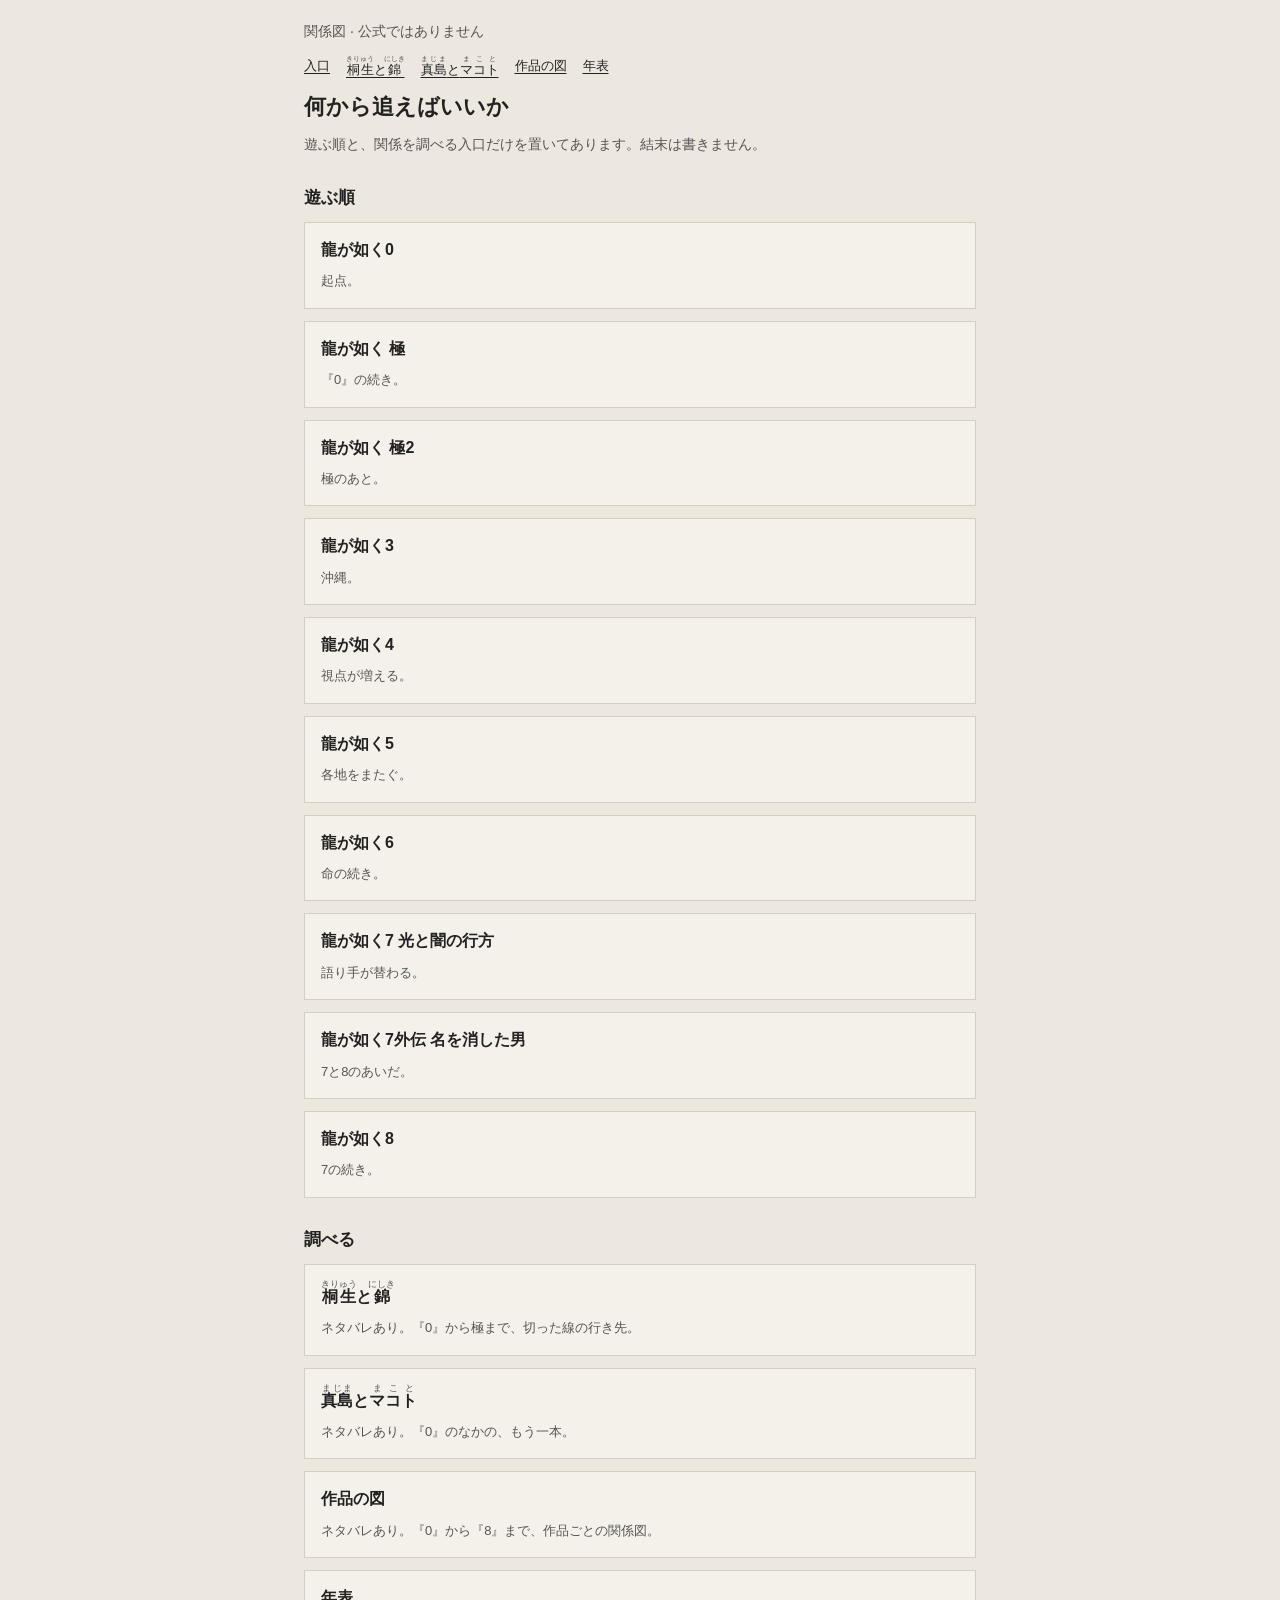
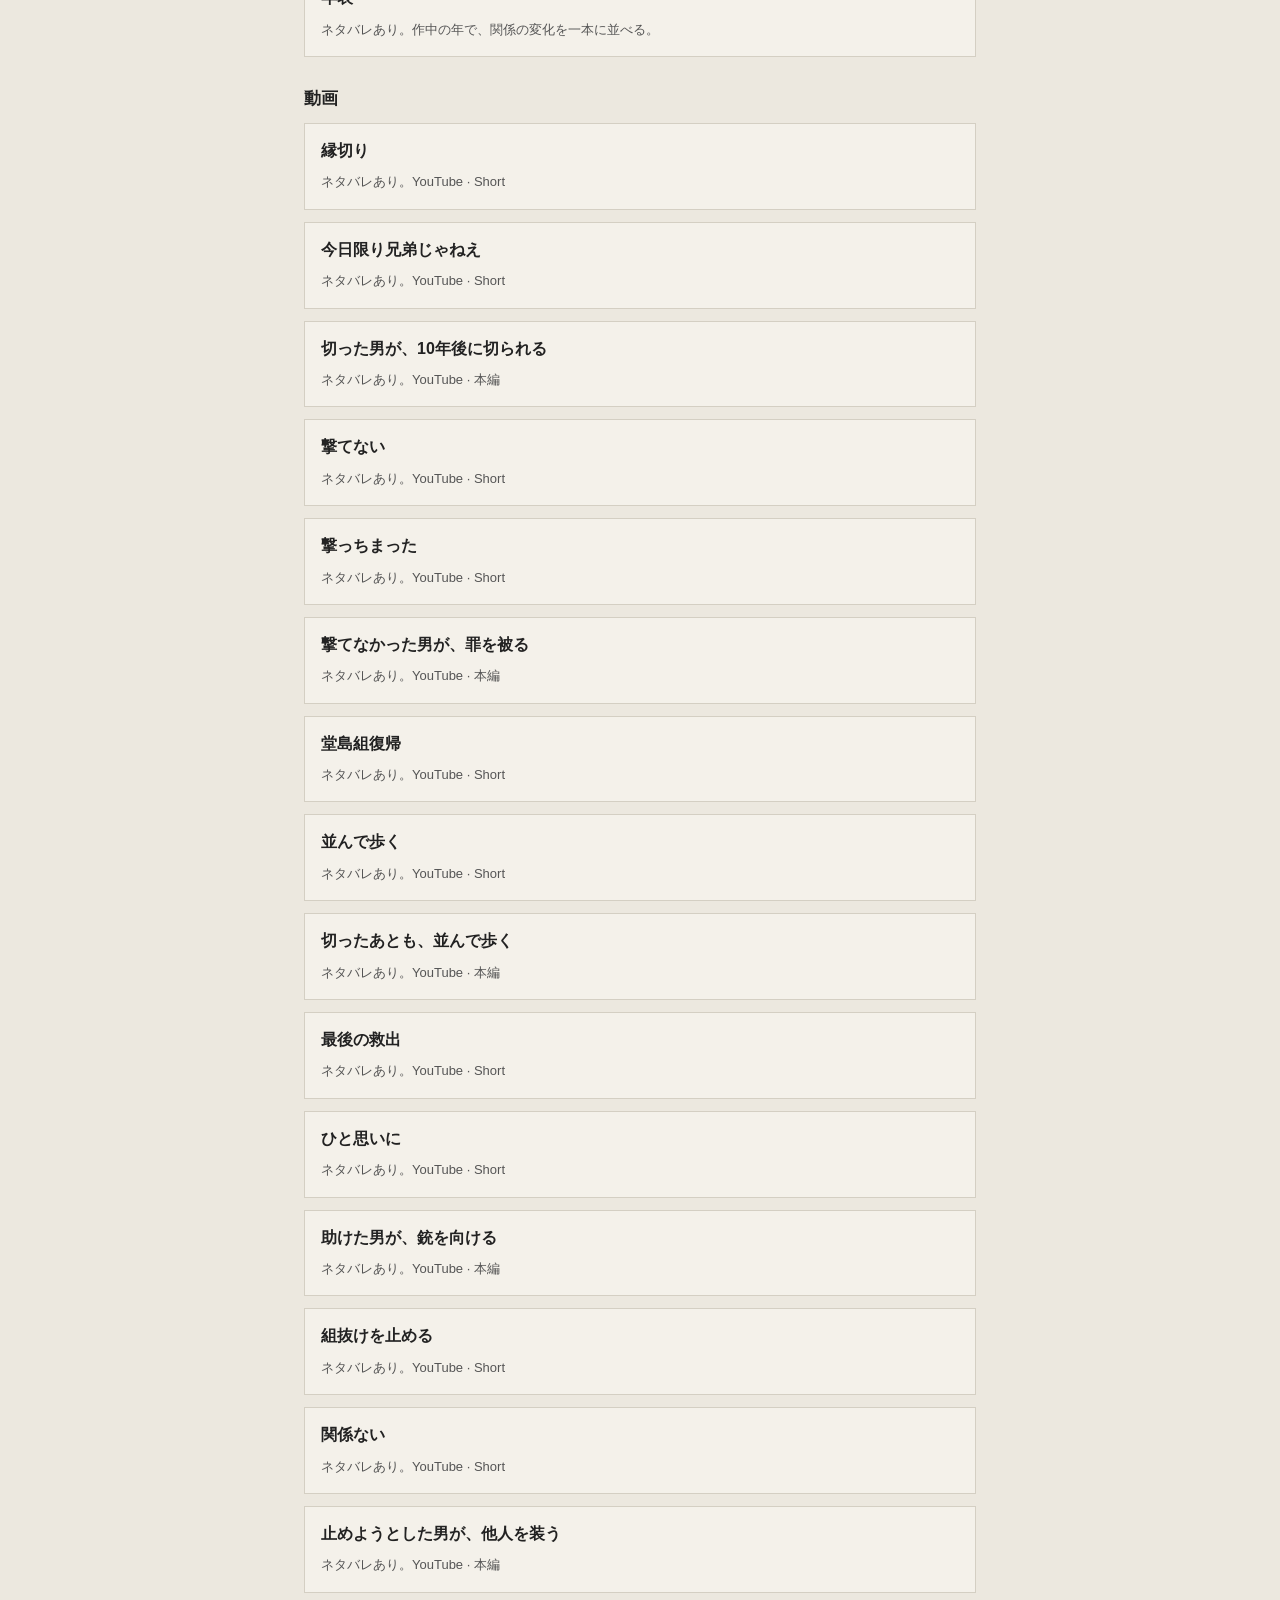
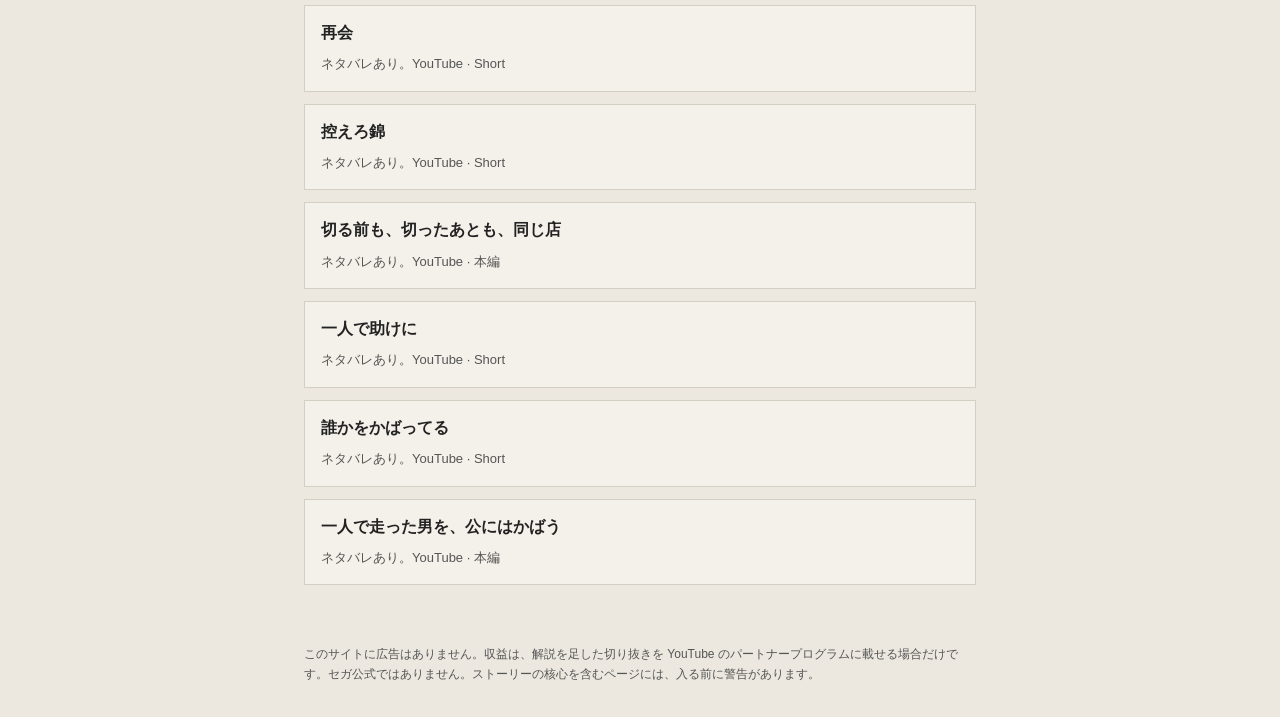
<file: index.html>
<!doctype html>
<html lang="ja">
<head>
  <meta charset="utf-8"/>
  <meta name="viewport" content="width=device-width, initial-scale=1"/>
  <title>関係図 — 見る順番</title>
  <meta name="description" content="龍が如くの関係を調べる入口。公式ではありません。線と図のページにはネタバレがあります。広告はありません。"/>
  <link rel="stylesheet" href="style.css"/>
</head>
<body>
  <header>
    <p class="lead">関係図 · 公式ではありません</p>
    <nav>
      <a href="index.html">入口</a>
      <a href="line/kiryu-nishiki.html"><ruby>桐生<rt>きりゅう</rt></ruby>と<ruby>錦<rt>にしき</rt></ruby></a>
      <a href="line/majima-makoto.html"><ruby>真島<rt>まじま</rt></ruby>と<ruby>マコト<rt>まこと</rt></ruby></a>
      <a href="graph/index.html">作品の図</a>
      <a href="nenpyo/index.html">年表</a>
      
    </nav>
  </header>

  <main>
    <h1>何から追えばいいか</h1>
    <p class="lead">遊ぶ順と、関係を調べる入口だけを置いてあります。結末は書きません。</p>
    <h2>遊ぶ順</h2>
    <div class="card"><strong>龍が如く0</strong><span>起点。</span></div>
    <div class="card"><strong>龍が如く 極</strong><span>『0』の続き。</span></div>
    <div class="card"><strong>龍が如く 極2</strong><span>極のあと。</span></div>
    <div class="card"><strong>龍が如く3</strong><span>沖縄。</span></div>
    <div class="card"><strong>龍が如く4</strong><span>視点が増える。</span></div>
    <div class="card"><strong>龍が如く5</strong><span>各地をまたぐ。</span></div>
    <div class="card"><strong>龍が如く6</strong><span>命の続き。</span></div>
    <div class="card"><strong>龍が如く7 光と闇の行方</strong><span>語り手が替わる。</span></div>
    <div class="card"><strong>龍が如く7外伝 名を消した男</strong><span>7と8のあいだ。</span></div>
    <div class="card"><strong>龍が如く8</strong><span>7の続き。</span></div>
    <h2>調べる</h2>
    <a class="card" href="line/kiryu-nishiki.html">
      <strong><ruby>桐生<rt>きりゅう</rt></ruby>と<ruby>錦<rt>にしき</rt></ruby></strong>
      <span>ネタバレあり。『0』から極まで、切った線の行き先。</span>
    </a>
    <a class="card" href="line/majima-makoto.html">
      <strong><ruby>真島<rt>まじま</rt></ruby>と<ruby>マコト<rt>まこと</rt></ruby></strong>
      <span>ネタバレあり。『0』のなかの、もう一本。</span>
    </a>
    <a class="card" href="graph/index.html">
      <strong>作品の図</strong>
      <span>ネタバレあり。『0』から『8』まで、作品ごとの関係図。</span>
    </a>
    <a class="card" href="nenpyo/index.html">
      <strong>年表</strong>
      <span>ネタバレあり。作中の年で、関係の変化を一本に並べる。</span>
    </a>
    <h2>動画</h2>
    <a class="card" href="https://youtube.com/shorts/xfXX7uInNZE" rel="noopener"><strong>縁切り</strong><span>ネタバレあり。YouTube · Short</span></a>
    <a class="card" href="https://youtube.com/shorts/y6WE4fHy5mo" rel="noopener"><strong>今日限り兄弟じゃねえ</strong><span>ネタバレあり。YouTube · Short</span></a>
    <a class="card" href="https://youtu.be/FjoHtdnTzIg" rel="noopener"><strong>切った男が、10年後に切られる</strong><span>ネタバレあり。YouTube · 本編</span></a>
    <a class="card" href="https://youtube.com/shorts/3Zfi6inL_go" rel="noopener"><strong>撃てない</strong><span>ネタバレあり。YouTube · Short</span></a>
    <a class="card" href="https://youtube.com/shorts/IsTmloK_KKg" rel="noopener"><strong>撃っちまった</strong><span>ネタバレあり。YouTube · Short</span></a>
    <a class="card" href="https://youtu.be/QK1MYPhhswg" rel="noopener"><strong>撃てなかった男が、罪を被る</strong><span>ネタバレあり。YouTube · 本編</span></a>
    <a class="card" href="https://youtube.com/shorts/E1p8taDEeB0" rel="noopener"><strong>堂島組復帰</strong><span>ネタバレあり。YouTube · Short</span></a>
    <a class="card" href="https://youtube.com/shorts/-Z7ANj3he5g" rel="noopener"><strong>並んで歩く</strong><span>ネタバレあり。YouTube · Short</span></a>
    <a class="card" href="https://youtu.be/toWpJvBpdbE" rel="noopener"><strong>切ったあとも、並んで歩く</strong><span>ネタバレあり。YouTube · 本編</span></a>
    <a class="card" href="https://youtube.com/shorts/uOYvkqCcMNI" rel="noopener"><strong>最後の救出</strong><span>ネタバレあり。YouTube · Short</span></a>
    <a class="card" href="https://youtube.com/shorts/gn50lT9rke4" rel="noopener"><strong>ひと思いに</strong><span>ネタバレあり。YouTube · Short</span></a>
    <a class="card" href="https://youtu.be/L-yC1AJ4-Ps" rel="noopener"><strong>助けた男が、銃を向ける</strong><span>ネタバレあり。YouTube · 本編</span></a>
    <a class="card" href="https://youtube.com/shorts/UOzA9k5k9DM" rel="noopener"><strong>組抜けを止める</strong><span>ネタバレあり。YouTube · Short</span></a>
    <a class="card" href="https://youtube.com/shorts/sYcrhDPI1aM" rel="noopener"><strong>関係ない</strong><span>ネタバレあり。YouTube · Short</span></a>
    <a class="card" href="https://youtu.be/sGNa3Vl-M38" rel="noopener"><strong>止めようとした男が、他人を装う</strong><span>ネタバレあり。YouTube · 本編</span></a>
    <a class="card" href="https://youtube.com/shorts/E1gJlMTUD2E" rel="noopener"><strong>再会</strong><span>ネタバレあり。YouTube · Short</span></a>
    <a class="card" href="https://youtube.com/shorts/MLv4Fxxzi5c" rel="noopener"><strong>控えろ錦</strong><span>ネタバレあり。YouTube · Short</span></a>
    <a class="card" href="https://youtu.be/TQJ_aV3A4Zg" rel="noopener"><strong>切る前も、切ったあとも、同じ店</strong><span>ネタバレあり。YouTube · 本編</span></a>
    <a class="card" href="https://youtube.com/shorts/JYnKy58A6fc" rel="noopener"><strong>一人で助けに</strong><span>ネタバレあり。YouTube · Short</span></a>
    <a class="card" href="https://youtube.com/shorts/xZVPdoFzT6g" rel="noopener"><strong>誰かをかばってる</strong><span>ネタバレあり。YouTube · Short</span></a>
    <a class="card" href="https://youtu.be/jM8YySDn1A8" rel="noopener"><strong>一人で走った男を、公にはかばう</strong><span>ネタバレあり。YouTube · 本編</span></a>
  </main>
  <footer>
    このサイトに広告はありません。収益は、解説を足した切り抜きを YouTube のパートナープログラムに載せる場合だけです。セガ公式ではありません。ストーリーの核心を含むページには、入る前に警告があります。
  </footer>

</body>
</html>
</file>
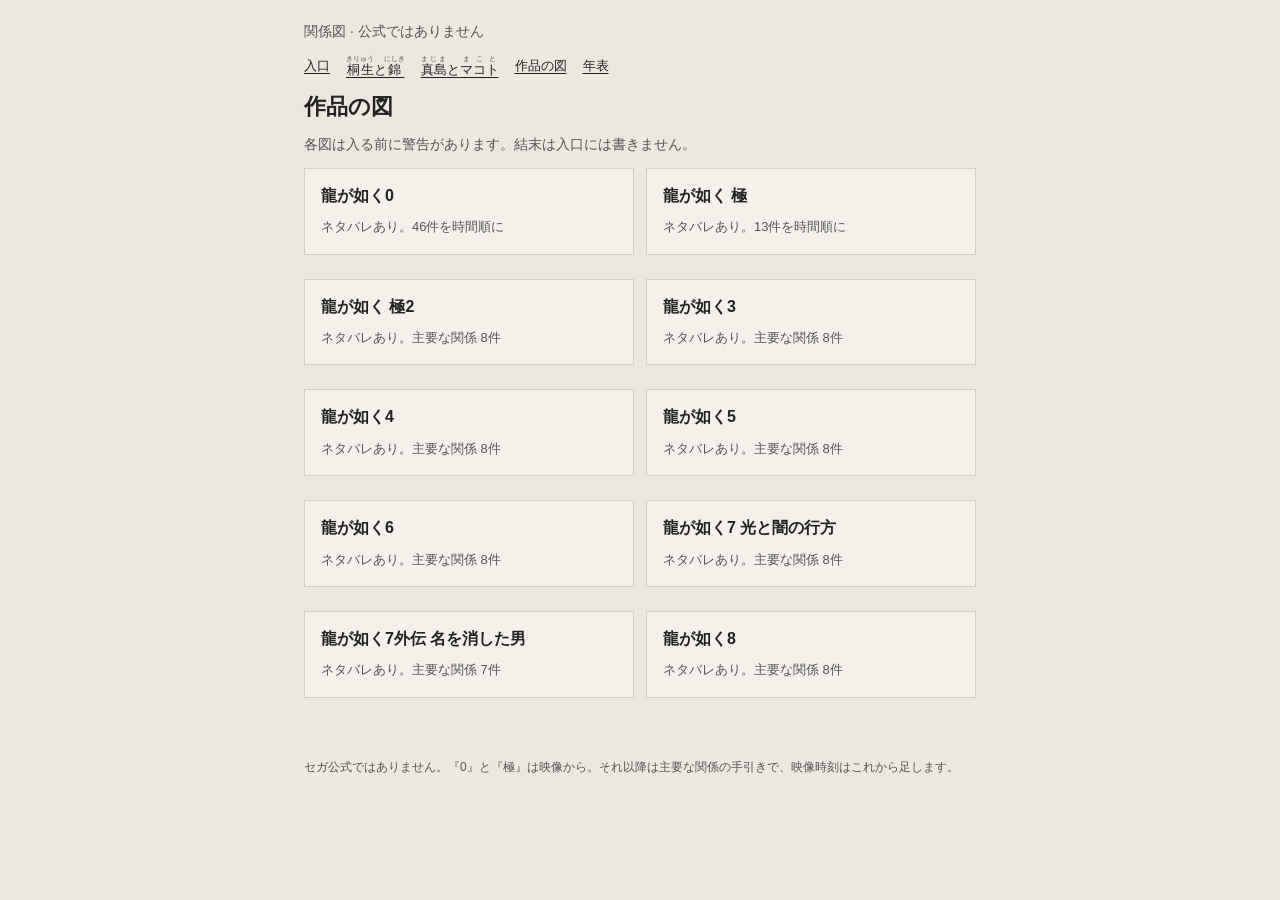
<file: graph/index.html>
<!doctype html>
<html lang="ja">
<head>
  <meta charset="utf-8"/>
  <meta name="viewport" content="width=device-width, initial-scale=1"/>
  <title>作品の図 — 関係図</title>
  <meta name="description" content="龍が如く0から8までの関係図一覧。各図にネタバレがあります。公式ではありません。"/>
  <link rel="stylesheet" href="../style.css"/>
</head>
<body>
  <header>
    <p class="lead">関係図 · 公式ではありません</p>
    <nav>
      <a href="../index.html">入口</a>
      <a href="../line/kiryu-nishiki.html"><ruby>桐生<rt>きりゅう</rt></ruby>と<ruby>錦<rt>にしき</rt></ruby></a>
      <a href="../line/majima-makoto.html"><ruby>真島<rt>まじま</rt></ruby>と<ruby>マコト<rt>まこと</rt></ruby></a>
      <a href="../graph/index.html">作品の図</a>
      <a href="../nenpyo/index.html">年表</a>
      
    </nav>
  </header>

  <main>
    <h1>作品の図</h1>
    <p class="lead">各図は入る前に警告があります。結末は入口には書きません。</p>
    <div class="cards">
      <a class="card" href="0/index.html"><strong>龍が如く0</strong><span>ネタバレあり。46件を時間順に</span></a>
      <a class="card" href="kiwami1/index.html"><strong>龍が如く 極</strong><span>ネタバレあり。13件を時間順に</span></a>
      <a class="card" href="kiwami2/index.html"><strong>龍が如く 極2</strong><span>ネタバレあり。主要な関係 8件</span></a>
      <a class="card" href="3/index.html"><strong>龍が如く3</strong><span>ネタバレあり。主要な関係 8件</span></a>
      <a class="card" href="4/index.html"><strong>龍が如く4</strong><span>ネタバレあり。主要な関係 8件</span></a>
      <a class="card" href="5/index.html"><strong>龍が如く5</strong><span>ネタバレあり。主要な関係 8件</span></a>
      <a class="card" href="6/index.html"><strong>龍が如く6</strong><span>ネタバレあり。主要な関係 8件</span></a>
      <a class="card" href="7/index.html"><strong>龍が如く7 光と闇の行方</strong><span>ネタバレあり。主要な関係 8件</span></a>
      <a class="card" href="gaiden/index.html"><strong>龍が如く7外伝 名を消した男</strong><span>ネタバレあり。主要な関係 7件</span></a>
      <a class="card" href="8/index.html"><strong>龍が如く8</strong><span>ネタバレあり。主要な関係 8件</span></a>
    </div>
  </main>
  <footer>
    セガ公式ではありません。『0』と『極』は映像から。それ以降は主要な関係の手引きで、映像時刻はこれから足します。
  </footer>

</body>
</html>
</file>
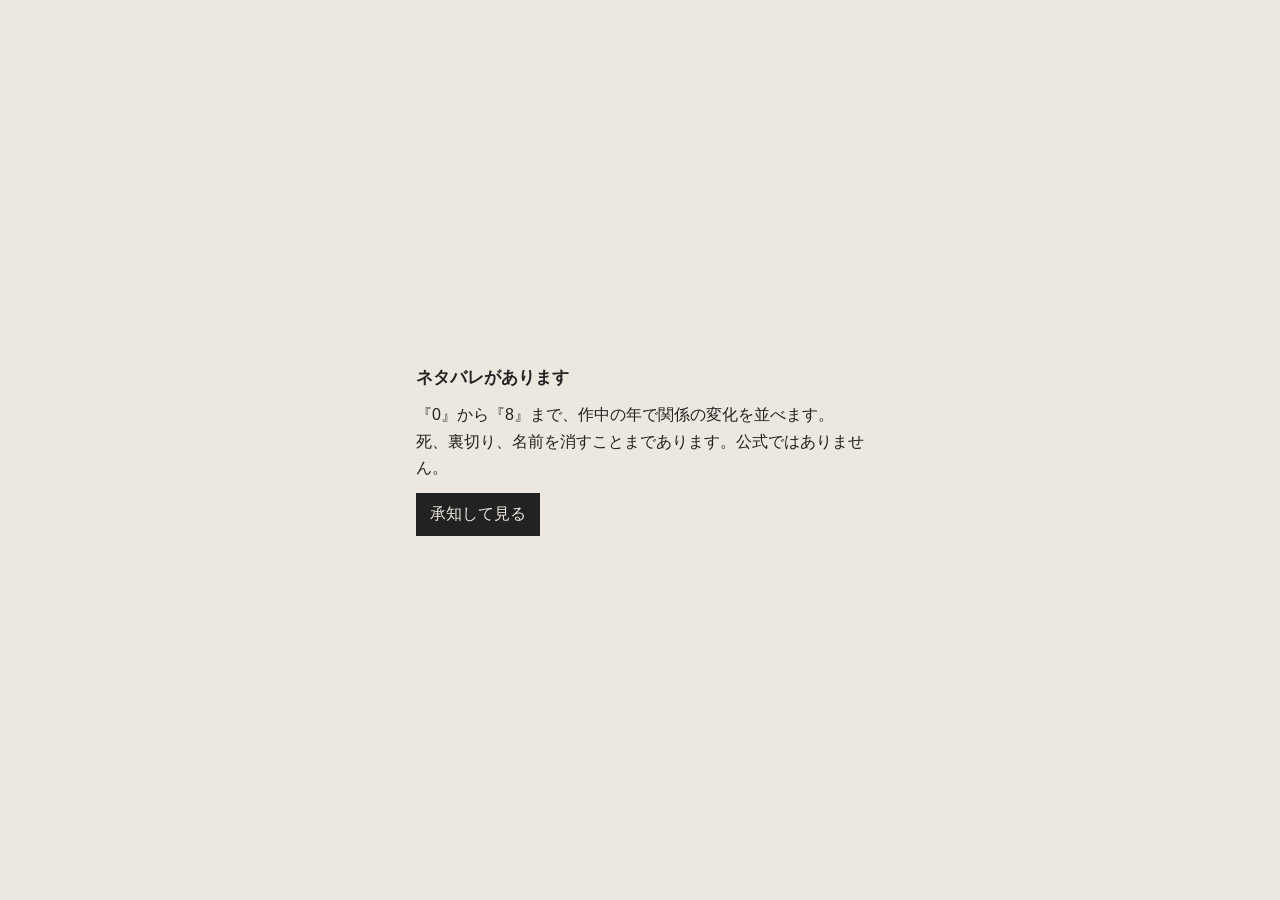
<file: nenpyo/index.html>
<!doctype html>
<html lang="ja">
<head>
  <meta charset="utf-8"/>
  <meta name="viewport" content="width=device-width, initial-scale=1"/>
  <title>年表（ネタバレ）</title>
  <meta name="robots" content="noindex"/>
  <link rel="stylesheet" href="../style.css"/>
</head>
<body>

  <div id="gate">
    <div class="box">
      <h2>ネタバレがあります</h2>
      <p>『0』から『8』まで、作中の年で関係の変化を並べます。死、裏切り、名前を消すことまであります。公式ではありません。</p>
      <button type="button" id="enter">承知して見る</button>
    </div>
  </div>
  <div id="app" class="hidden">
  <header>
    <p class="lead">関係図 · 公式ではありません</p>
    <nav>
      <a href="../index.html">入口</a>
      <a href="../line/kiryu-nishiki.html"><ruby>桐生<rt>きりゅう</rt></ruby>と<ruby>錦<rt>にしき</rt></ruby></a>
      <a href="../line/majima-makoto.html"><ruby>真島<rt>まじま</rt></ruby>と<ruby>マコト<rt>まこと</rt></ruby></a>
      <a href="../graph/index.html">作品の図</a>
      <a href="../nenpyo/index.html">年表</a>
      
    </nav>
  </header>

    <main>
      <h1>年表</h1>
      <p class="lead">日付は作中の設定です。日まで分かっているものは少なく、多くは年か月までです。『7外伝』は『6』のあとで、『7』と時期が重なります。</p>
      <nav class="years">
        <a href="#y1988-12">1988年12月</a> <a href="#y1995">1995年</a> <a href="#y2000-2018">2000年〜2018年</a> <a href="#y2005-12">2005年12月</a> <a href="#y2006">2006年</a> <a href="#y2009">2009年</a> <a href="#y2010-03">2010年3月</a> <a href="#y2012">2012年</a> <a href="#y2016-12">2016年12月</a> <a href="#y2017-2019">2017年〜</a> <a href="#y2018">2018年</a> <a href="#y2023">2023年</a>
      </nav>
      <div class="nenpyo">
        <section class="year" id="y1988-12">
      <h2>1988年12月</h2>
      <p class="place">龍が如く0 · 神室町・蒼天堀</p>
      <ol class="beats">
        <li><div class="meta">『0』 / 1 · <a href="../graph/0/index.html">図</a></div>待ち合わせで再会し、飲みに誘う</li>
        <li><div class="meta">『0』 / 1 · <a href="../graph/0/index.html">図</a></div>昨夜の取り立て相手が死体で見つかり、<ruby>桐生<rt>きりゅう</rt></ruby>に疑いがかかる</li>
        <li><div class="meta">『0』 / 1 · <a href="../graph/0/index.html">図</a></div><ruby>久瀬<rt>くぜ</rt></ruby>が<ruby>桐生<rt>きりゅう</rt></ruby>を呼び出し、空き地の死体を追及する</li>
        <li><div class="meta">『0』 / 1 · <a href="../graph/0/index.html">図</a></div>空の一坪を<ruby>堂島<rt>どうじま</rt></ruby>に献上した者が次期若頭になる、と明かす</li>
        <li><div class="meta">『0』 / 1 · <a href="../graph/0/index.html">図</a></div>空の一坪争いに<ruby>風間<rt>かざま</rt></ruby>が巻き込まれたと知り、おやっさんを守ろうとする</li>
        <li><div class="meta">『0』 / 1 · <a href="../graph/0/index.html">図</a></div><ruby>風間<rt>かざま</rt></ruby>に迷惑をかけぬよう、今日限り<ruby>堂島組<rt>どうじまぐみ</rt></ruby>を抜けると決める</li>
        <li><div class="meta">『0』 / 1 · <a href="../graph/0/index.html">図</a></div><ruby>錦<rt>にしき</rt></ruby>が組抜けを止め、車を出せと頼まれる</li>
        <li><div class="meta">『0』 / 1 · <a href="../graph/0/index.html">図</a></div><ruby>風間<rt>かざま</rt></ruby>についていくために極道になった、と告白して事務所へ向かう</li>
        <li><div class="meta">『0』 / 1 · <a href="../graph/0/index.html">図</a></div><ruby>錦<rt>にしき</rt></ruby>と<ruby>桐生<rt>きりゅう</rt></ruby>が、<ruby>風間<rt>かざま</rt></ruby>の背中を見て極道を志したと語る</li>
        <li><div class="meta">『0』 / 1 · <a href="../graph/0/index.html">図</a></div>組を抜けたなら兄貴分ではない、と<ruby>久瀬<rt>くぜ</rt></ruby>側が襲う。<ruby>桐生<rt>きりゅう</rt></ruby>は<ruby>久瀬<rt>くぜ</rt></ruby>に直接向かう</li>
        <li><div class="meta">『0』 / 1 · <a href="../graph/0/index.html">図</a></div>組長の前で殺しを否定し、組に迷惑をかけぬよう破門を願い出る</li>
        <li><div class="meta">『0』 / 1 · <a href="../graph/0/index.html">図</a></div><ruby>久瀬<rt>くぜ</rt></ruby>が「<ruby>桐生<rt>きりゅう</rt></ruby>はもう組を抜けた。殺すのにおやじの許しはいらねえ」と切り捨てる</li>
        <li><div class="meta">『0』 / 2 · <a href="../graph/0/index.html">図</a></div>雨の中、<ruby>立華<rt>たちばな</rt></ruby>が<ruby>桐生<rt>きりゅう</rt></ruby>に近づき「この時を待っていた」と名乗る</li>
        <li><div class="meta">『0』 / 2 · <a href="../graph/0/index.html">図</a></div><ruby>立華<rt>たちばな</rt></ruby>が<ruby>桐生<rt>きりゅう</rt></ruby>に近づいたのは、<ruby>堂島組<rt>どうじまぐみ</rt></ruby>若頭・<ruby>風間<rt>かざま</rt></ruby>の推薦だと明かす</li>
        <li><div class="meta">『0』 / 真島・グランド · <a href="../graph/0/index.html">図</a></div><ruby>真島<rt>まじま</rt></ruby>がグランド支配人として客の前に出る。裏では<ruby>佐川<rt>さがわ</rt></ruby>の支配下</li>
        <li><div class="meta">『0』 / 真島・マコト · <a href="../graph/0/index.html">図</a></div>リーの店で「<ruby>牧村マコト<rt>まきむら まこと</rt></ruby>」を名乗る相手に辿り着く</li>
        <li><div class="meta">『0』 / 2 · <a href="../graph/0/index.html">図</a></div>ナレで、濡れ衣を着せたのが<ruby>久瀬<rt>くぜ</rt></ruby>だと明示される</li>
        <li><div class="meta">『0』 / 3 · <a href="../graph/0/index.html">図</a></div><ruby>錦<rt>にしき</rt></ruby>の行きつけの店で<ruby>麗奈<rt>れいな</rt></ruby>が<ruby>桐生<rt>きりゅう</rt></ruby>と引き合わされる</li>
        <li><div class="meta">『0』 / 3 · <a href="../graph/0/index.html">図</a></div><ruby>阿波野<rt>あわの</rt></ruby>の前で<ruby>錦<rt>にしき</rt></ruby>が「こいつとはたまたま。関係ない」と<ruby>桐生<rt>きりゅう</rt></ruby>を守る</li>
        <li><div class="meta">『0』 / 4 · <a href="../graph/0/index.html">図</a></div><ruby>立華<rt>たちばな</rt></ruby>を渡さない<ruby>桐生<rt>きりゅう</rt></ruby>を、<ruby>久瀬<rt>くぜ</rt></ruby>が始末すると決める</li>
        <li><div class="meta">『0』 / 4 · <a href="../graph/0/index.html">図</a></div><ruby>久瀬<rt>くぜ</rt></ruby>と組むくらいなら撃たれる方がマシだ、と拒絶する</li>
        <li><div class="meta">『0』 / 4 · <a href="../graph/0/index.html">図</a></div><ruby>錦<rt>にしき</rt></ruby>が車で<ruby>桐生<rt>きりゅう</rt></ruby>を神室町から逃がす。「これがお前を助けてやれる最後だ」</li>
        <li><div class="meta">『0』 / 4 · <a href="../graph/0/index.html">図</a></div><ruby>堂島組<rt>どうじまぐみ</rt></ruby>の見せしめを恐れ、<ruby>錦<rt>にしき</rt></ruby>が「人思いに死なせてやる」と銃を向ける</li>
        <li><div class="meta">『0』 / 4 · <a href="../graph/0/index.html">図</a></div>撃てず、「おめえが一緒じゃなきゃダメだ」と崩れる</li>
        <li><div class="meta">『0』 / 4 · <a href="../graph/0/index.html">図</a></div>神室町に戻ると言い、今日限り兄弟の縁を切る。<ruby>錦<rt>にしき</rt></ruby>に関わるな</li>
        <li><div class="meta">『0』 / 真島・マコト · <a href="../graph/0/index.html">図</a></div>極道復帰の条件として、<ruby>佐川<rt>さがわ</rt></ruby>が<ruby>真島<rt>まじま</rt></ruby>に<ruby>マコト<rt>まこと</rt></ruby>殺害を命じる。<ruby>真島<rt>まじま</rt></ruby>は殺意を失う</li>
        <li><div class="meta">『0』 / 真島・マコト · <a href="../graph/0/index.html">図</a></div><ruby>マコト<rt>まこと</rt></ruby>を守り切るために、死体を偽装する必要があると言う</li>
        <li><div class="meta">『0』 / 5 · <a href="../graph/0/index.html">図</a></div><ruby>久瀬<rt>くぜ</rt></ruby>に代わり<ruby>阿波野<rt>あわの</rt></ruby>が台頭し、<ruby>立華<rt>たちばな</rt></ruby>の身柄を要求して神室町を包囲する</li>
        <li><div class="meta">『0』 / 真島・西谷 · <a href="../graph/0/index.html">図</a></div>近江・貴船会の<ruby>西谷<rt>にしたに</rt></ruby>が<ruby>真島<rt>まじま</rt></ruby>と<ruby>マコト<rt>まこと</rt></ruby>の前に出る</li>
        <li><div class="meta">『0』 / 6 · <a href="../graph/0/index.html">図</a></div><ruby>立華<rt>たちばな</rt></ruby>側が、空の一坪の所有者が<ruby>牧村マコト<rt>まきむら まこと</rt></ruby>だと<ruby>桐生<rt>きりゅう</rt></ruby>に伝える</li>
        <li><div class="meta">『0』 / 6 · <a href="../graph/0/index.html">図</a></div>蒼天堀へ行き、託された<ruby>マコト<rt>まこと</rt></ruby>を探すと決める</li>
        <li><div class="meta">『0』 / 終盤 · <a href="../graph/0/index.html">図</a></div><ruby>渋澤<rt>しぶさわ</rt></ruby>が<ruby>マコト<rt>まこと</rt></ruby>を<ruby>堂島<rt>どうじま</rt></ruby>の前に連れてくる</li>
        <li><div class="meta">『0』 / 終盤 · <a href="../graph/0/index.html">図</a></div>ナレで、<ruby>マコト<rt>まこと</rt></ruby>は<ruby>立華<rt>たちばな</rt></ruby>の生き別れの妹であり、兄は殺されたと明かされる</li>
        <li><div class="meta">『0』 / 終盤 · <a href="../graph/0/index.html">図</a></div><ruby>真島<rt>まじま</rt></ruby>は<ruby>マコト<rt>まこと</rt></ruby>のそばを離れ、<ruby>堂島<rt>どうじま</rt></ruby>と差し違えて終わらせると言う</li>
        <li><div class="meta">『0』 / 終盤 · <a href="../graph/0/index.html">図</a></div><ruby>堂島<rt>どうじま</rt></ruby>側が<ruby>風間<rt>かざま</rt></ruby>組の始末を命じ、<ruby>風間<rt>かざま</rt></ruby>が<ruby>堂島<rt>どうじま</rt></ruby>を裏切ったけじめを取れと言う</li>
        <li><div class="meta">『0』 / 終盤 · <a href="../graph/0/index.html">図</a></div><ruby>渋澤<rt>しぶさわ</rt></ruby>が<ruby>桐生<rt>きりゅう</rt></ruby>を殺し、<ruby>風間<rt>かざま</rt></ruby>を越え、<ruby>堂島<rt>どうじま</rt></ruby>の龍になると宣言する</li>
        <li><div class="meta">『0』 / 終盤 · <a href="../graph/0/index.html">図</a></div>本編の二人の線が交差する。<ruby>桐生<rt>きりゅう</rt></ruby>が<ruby>真島<rt>まじま</rt></ruby>の名を呼ぶ</li>
        <li><div class="meta">『0』 / 終章 · <a href="../graph/0/index.html">図</a></div><ruby>風間<rt>かざま</rt></ruby>は堅気に戻れと言ったが、<ruby>桐生<rt>きりゅう</rt></ruby>は<ruby>堂島組<rt>どうじまぐみ</rt></ruby>復帰をけじめだと選ぶ</li>
        <li><div class="meta">『0』 / 終章 · <a href="../graph/0/index.html">図</a></div><ruby>錦<rt>にしき</rt></ruby>は<ruby>風間<rt>かざま</rt></ruby>組へ戻れと引き止める。<ruby>桐生<rt>きりゅう</rt></ruby>は<ruby>堂島組<rt>どうじまぐみ</rt></ruby>に戻ると譲らない</li>
        <li><div class="meta">『0』 / 終章 · <a href="../graph/0/index.html">図</a></div>復帰後も二人は並んで歩く。白いスーツの話まで戻る</li>
        <li><div class="meta">『0』 / 真島・マコト · <a href="../graph/0/index.html">図</a></div>リーの店に戻った女が、本物の<ruby>牧村マコト<rt>まきむら まこと</rt></ruby>として現れる</li>
        <li><div class="meta">『0』 / 真島・マコト · <a href="../graph/0/index.html">図</a></div><ruby>真島<rt>まじま</rt></ruby>が、殺せと言われたことと、目の見えへん女やと知らされんかったことを本人に話す</li>
        <li><div class="meta">『0』 / 真島・マコト · <a href="../graph/0/index.html">図</a></div><ruby>佐川<rt>さがわ</rt></ruby>が、<ruby>真島<rt>まじま</rt></ruby>は<ruby>牧村マコト<rt>まきむら まこと</rt></ruby>を殺せなかったと詰める</li>
        <li><div class="meta">『0』 / 終盤 · <a href="../graph/0/index.html">図</a></div>復讐に傾く<ruby>マコト<rt>まこと</rt></ruby>に、俺が一緒におる、必ず守ったると言う</li>
        <li><div class="meta">『0』 / 終盤 · <a href="../graph/0/index.html">図</a></div><ruby>マコト<rt>まこと</rt></ruby>は<ruby>堂島組<rt>どうじまぐみ</rt></ruby>を殺してくれと言う。<ruby>真島<rt>まじま</rt></ruby>は、そんな男のわけない、と断る</li>
        <li><div class="meta">『0』 / 終章 · <a href="../graph/0/index.html">図</a></div>墓前で<ruby>マコト<rt>まこと</rt></ruby>は、ずっと一緒にいた人にまだ礼が言えないと言う。<ruby>真島<rt>まじま</rt></ruby>は遠くにいる</li>
      </ol>
    </section>
    <section class="year" id="y1995">
      <h2>1995年</h2>
      <p class="place">龍が如く 極 · 神室町</p>
      <ol class="beats">
        <li><div class="meta">『極』 / 序盤・セレナ · <a href="../graph/kiwami1/index.html">図</a></div>セレナで<ruby>桐生<rt>きりゅう</rt></ruby>組の話。<ruby>錦<rt>にしき</rt></ruby>が<ruby>堂島<rt>どうじま</rt></ruby>を嘲り、<ruby>桐生<rt>きりゅう</rt></ruby>が「控えろ<ruby>錦<rt>にしき</rt></ruby>」と止める</li>
        <li><div class="meta">『極』 / 序盤 · <a href="../graph/kiwami1/index.html">図</a></div><ruby>堂島<rt>どうじま</rt></ruby>が<ruby>由美<rt>ゆみ</rt></ruby>をさらったと聞き、<ruby>錦<rt>にしき</rt></ruby>が一人で組長の事務所へ向かう</li>
        <li><div class="meta">『極』 / 序盤 · <a href="../graph/kiwami1/index.html">図</a></div><ruby>錦<rt>にしき</rt></ruby>が<ruby>堂島<rt>どうじま</rt></ruby>を撃つ。<ruby>桐生<rt>きりゅう</rt></ruby>は<ruby>由美<rt>ゆみ</rt></ruby>を連れて逃げろと言い、現場に残る</li>
        <li><div class="meta">『極』 / 序盤 · <a href="../graph/kiwami1/index.html">図</a></div><ruby>伊達<rt>だて</rt></ruby>は、誰かをかばっていると言う。<ruby>桐生<rt>きりゅう</rt></ruby>は<ruby>風間<rt>かざま</rt></ruby>へ指輪を託す</li>
      </ol>
    </section>
    <section class="year" id="y2000-2018">
      <h2>2000年〜2018年</h2>
      <p class="place">龍が如く7 光と闇の行方 · 横浜</p>
      <ol class="beats">
        <li><div class="meta">『7』 / 序盤 · <a href="../graph/7/index.html">図</a></div><ruby>春日<rt>かすが</rt></ruby>は<ruby>荒川<rt>あらかわ</rt></ruby>に撃たれ、十八年後に横浜へ出る</li>
      </ol>
    </section>
    <section class="year" id="y2005-12">
      <h2>2005年12月</h2>
      <p class="place">龍が如く 極 · 神室町</p>
      <ol class="beats">
        <li><div class="meta">『極』 / 出所後 · <a href="../graph/kiwami1/index.html">図</a></div>出所した<ruby>桐生<rt>きりゅう</rt></ruby>は、<ruby>風間<rt>かざま</rt></ruby>がすでに殺されていることを知る</li>
        <li><div class="meta">『極』 / 出所後 · <a href="../graph/kiwami1/index.html">図</a></div>真司が、<ruby>錦<rt>にしき</rt></ruby>山組の若頭になったことと、<ruby>錦<rt>にしき</rt></ruby>はもう昔の人ではないと伝える</li>
        <li><div class="meta">『極』 / 出所後 · <a href="../graph/kiwami1/index.html">図</a></div><ruby>真島<rt>まじま</rt></ruby>が、出所した<ruby>桐生<rt>きりゅう</rt></ruby>の前に繰り返し現れる</li>
        <li><div class="meta">『極』 / 中盤 · <a href="../graph/kiwami1/index.html">図</a></div><ruby>桐生<rt>きりゅう</rt></ruby>は、<ruby>由美<rt>ゆみ</rt></ruby>の娘・<ruby>遥<rt>はるか</rt></ruby>と出会う</li>
        <li><div class="meta">『極』 / 中盤・セレナ · <a href="../graph/kiwami1/index.html">図</a></div>セレナで10年ぶりに飲む。<ruby>錦<rt>にしき</rt></ruby>は兄弟と呼び、面会に行かなくて悪かったと言う</li>
        <li><div class="meta">『極』 / 中盤・セレナ · <a href="../graph/kiwami1/index.html">図</a></div><ruby>錦<rt>にしき</rt></ruby>は<ruby>風間<rt>かざま</rt></ruby>を討ったと認め、<ruby>遥<rt>はるか</rt></ruby>を渡せと言う。今日限り兄弟じゃねえ</li>
        <li><div class="meta">『極』 / 終盤 · <a href="../graph/kiwami1/index.html">図</a></div>ミレニアムタワーで<ruby>由美<rt>ゆみ</rt></ruby>が死ぬ。<ruby>遥<rt>はるか</rt></ruby>が残される</li>
        <li><div class="meta">『極』 / 終盤 · <a href="../graph/kiwami1/index.html">図</a></div>屋上で<ruby>錦<rt>にしき</rt></ruby>は運命を変えると言い、<ruby>桐生<rt>きりゅう</rt></ruby>は逃げられないと言う。決着をつけよう</li>
        <li><div class="meta">『極』 / 終章 · <a href="../graph/kiwami1/index.html">図</a></div><ruby>伊達<rt>だて</rt></ruby>の前で、<ruby>由美<rt>ゆみ</rt></ruby>も<ruby>錦<rt>にしき</rt></ruby>も<ruby>風間<rt>かざま</rt></ruby>も、もうみんないないと言う</li>
      </ol>
    </section>
    <section class="year" id="y2006">
      <h2>2006年</h2>
      <p class="place">龍が如く 極2 · 神室町</p>
      <ol class="beats">
        <li><div class="meta">『極2』 / 序盤 · <a href="../graph/kiwami2/index.html">図</a></div><ruby>桐生<rt>きりゅう</rt></ruby>は<ruby>東城会<rt>とうじょうかい</rt></ruby>を離れようとするが、<ruby>大吾<rt>だいご</rt></ruby>の危機で動く</li>
        <li><div class="meta">『極2』 / 序盤 · <a href="../graph/kiwami2/index.html">図</a></div><ruby>寺田<rt>てらだ</rt></ruby>が襲撃され、<ruby>東城会<rt>とうじょうかい</rt></ruby>と近江連合の抗争が始まる</li>
        <li><div class="meta">『極2』 / 中盤 · <a href="../graph/kiwami2/index.html">図</a></div>狭山が<ruby>桐生<rt>きりゅう</rt></ruby>の捜査に関わり、距離が縮まる</li>
        <li><div class="meta">『極2』 / 中盤 · <a href="../graph/kiwami2/index.html">図</a></div><ruby>郷田龍司<rt>ごうだ りゅうじ</rt></ruby>が、<ruby>桐生<rt>きりゅう</rt></ruby>を自分の対戦相手と認める</li>
        <li><div class="meta">『極2』 / 中盤 · <a href="../graph/kiwami2/index.html">図</a></div><ruby>真島<rt>まじま</rt></ruby>が、極2でも<ruby>桐生<rt>きりゅう</rt></ruby>の前に現れる</li>
        <li><div class="meta">『極2』 / 終盤 · <a href="../graph/kiwami2/index.html">図</a></div><ruby>寺田<rt>てらだ</rt></ruby>の立場が、<ruby>東城会<rt>とうじょうかい</rt></ruby>の外の事情と結びつく</li>
        <li><div class="meta">『極2』 / 終章 · <a href="../graph/kiwami2/index.html">図</a></div>屋上の決着のあと、<ruby>龍司<rt>りゅうじ</rt></ruby>はもう立たない</li>
        <li><div class="meta">『極2』 / 終章 · <a href="../graph/kiwami2/index.html">図</a></div>抗争のあと、<ruby>桐生<rt>きりゅう</rt></ruby>は<ruby>遥<rt>はるか</rt></ruby>のいる日常へ戻ろうとする</li>
      </ol>
    </section>
    <section class="year" id="y2009">
      <h2>2009年</h2>
      <p class="place">龍が如く3 · 沖縄・神室町</p>
      <ol class="beats">
        <li><div class="meta">『3』 / 序盤 · <a href="../graph/3/index.html">図</a></div><ruby>桐生<rt>きりゅう</rt></ruby>は<ruby>東城会<rt>とうじょうかい</rt></ruby>を離れ、<ruby>遥<rt>はるか</rt></ruby>たちと沖縄で暮らす</li>
        <li><div class="meta">『3』 / 序盤 · <a href="../graph/3/index.html">図</a></div><ruby>力也<rt>りきや</rt></ruby>が、施設の兄として<ruby>桐生<rt>きりゅう</rt></ruby>のそばにいる</li>
        <li><div class="meta">『3』 / 中盤 · <a href="../graph/3/index.html">図</a></div><ruby>大吾<rt>だいご</rt></ruby>が襲撃され、<ruby>桐生<rt>きりゅう</rt></ruby>は再び<ruby>東城会<rt>とうじょうかい</rt></ruby>へ戻る</li>
        <li><div class="meta">『3』 / 中盤 · <a href="../graph/3/index.html">図</a></div><ruby>柏木<rt>かしわぎ</rt></ruby>が、<ruby>東城会<rt>とうじょうかい</rt></ruby>の争いに巻き込まれて死ぬ</li>
        <li><div class="meta">『3』 / 中盤 · <a href="../graph/3/index.html">図</a></div><ruby>峯<rt>みね</rt></ruby>が、表の忠誠の向こうで<ruby>東城会<rt>とうじょうかい</rt></ruby>を動かそうとする</li>
        <li><div class="meta">『3』 / 終盤 · <a href="../graph/3/index.html">図</a></div><ruby>力也<rt>りきや</rt></ruby>が、<ruby>桐生<rt>きりゅう</rt></ruby>を守って死ぬ</li>
        <li><div class="meta">『3』 / 終章 · <a href="../graph/3/index.html">図</a></div><ruby>峯<rt>みね</rt></ruby>との決着のあと、沖縄の日常へ戻る理由が残る</li>
        <li><div class="meta">『3』 / 終章 · <a href="../graph/3/index.html">図</a></div><ruby>桐生<rt>きりゅう</rt></ruby>は、<ruby>遥<rt>はるか</rt></ruby>のいる場所へ戻る</li>
      </ol>
    </section>
    <section class="year" id="y2010-03">
      <h2>2010年3月</h2>
      <p class="place">龍が如く4 · 神室町</p>
      <ol class="beats">
        <li><div class="meta">『4』 / 序盤 · <a href="../graph/4/index.html">図</a></div><ruby>秋山<rt>あきやま</rt></ruby>が、神室町で金と人情の間に立つ</li>
        <li><div class="meta">『4』 / 序盤 · <a href="../graph/4/index.html">図</a></div><ruby>冴島<rt>さえじま</rt></ruby>が出所し、<ruby>真島<rt>まじま</rt></ruby>との25年が動き出す</li>
        <li><div class="meta">『4』 / 中盤 · <a href="../graph/4/index.html">図</a></div><ruby>谷村<rt>たにむら</rt></ruby>の捜査が、<ruby>東城会<rt>とうじょうかい</rt></ruby>側の事件と重なる</li>
        <li><div class="meta">『4』 / 中盤 · <a href="../graph/4/index.html">図</a></div><ruby>桐生<rt>きりゅう</rt></ruby>は施設を離れ、再び神室町の争いに入る</li>
        <li><div class="meta">『4』 / 中盤 · <a href="../graph/4/index.html">図</a></div><ruby>真島<rt>まじま</rt></ruby>と<ruby>冴島<rt>さえじま</rt></ruby>が、25年ぶりに同じ方向を見る</li>
        <li><div class="meta">『4』 / 終盤 · <a href="../graph/4/index.html">図</a></div><ruby>東城会<rt>とうじょうかい</rt></ruby>の中が割れ、<ruby>大吾<rt>だいご</rt></ruby>が狙われる</li>
        <li><div class="meta">『4』 / 終章 · <a href="../graph/4/index.html">図</a></div><ruby>桐生<rt>きりゅう</rt></ruby>、<ruby>秋山<rt>あきやま</rt></ruby>、<ruby>谷村<rt>たにむら</rt></ruby>、<ruby>冴島<rt>さえじま</rt></ruby>が、同じ屋上に揃う</li>
        <li><div class="meta">『4』 / 終章 · <a href="../graph/4/index.html">図</a></div>決着のあと、<ruby>桐生<rt>きりゅう</rt></ruby>は<ruby>遥<rt>はるか</rt></ruby>のいる場所へ戻る</li>
      </ol>
    </section>
    <section class="year" id="y2012">
      <h2>2012年</h2>
      <p class="place">龍が如く5 · 福岡・名古屋・大阪・札幌・神室町</p>
      <ol class="beats">
        <li><div class="meta">『5』 / 序盤 · <a href="../graph/5/index.html">図</a></div><ruby>桐生<rt>きりゅう</rt></ruby>は名前を変え、<ruby>遥<rt>はるか</rt></ruby>から離れて暮らす</li>
        <li><div class="meta">『5』 / 中盤 · <a href="../graph/5/index.html">図</a></div><ruby>遥<rt>はるか</rt></ruby>が芸能の世界へ入り、<ruby>桐生<rt>きりゅう</rt></ruby>の隠遁が揺れる</li>
        <li><div class="meta">『5』 / 中盤 · <a href="../graph/5/index.html">図</a></div><ruby>品田<rt>しなだ</rt></ruby>が、<ruby>遥<rt>はるか</rt></ruby>の事件の外側で動く</li>
        <li><div class="meta">『5』 / 中盤 · <a href="../graph/5/index.html">図</a></div><ruby>秋山<rt>あきやま</rt></ruby>が、大阪側から同じ争いに加わる</li>
        <li><div class="meta">『5』 / 中盤 · <a href="../graph/5/index.html">図</a></div><ruby>冴島<rt>さえじま</rt></ruby>が<ruby>真島<rt>まじま</rt></ruby>を追う。<ruby>真島<rt>まじま</rt></ruby>の線が途切れる</li>
        <li><div class="meta">『5』 / 終盤 · <a href="../graph/5/index.html">図</a></div><ruby>大吾<rt>だいご</rt></ruby>と<ruby>渡瀬<rt>わたせ</rt></ruby>のあいだで、連合の境界が動く</li>
        <li><div class="meta">『5』 / 終章 · <a href="../graph/5/index.html">図</a></div><ruby>桐生<rt>きりゅう</rt></ruby>が、<ruby>遥<rt>はるか</rt></ruby>を守るために名前を戻す</li>
        <li><div class="meta">『5』 / 終章 · <a href="../graph/5/index.html">図</a></div>頂上のあと、<ruby>桐生<rt>きりゅう</rt></ruby>は<ruby>遥<rt>はるか</rt></ruby>の父の位置に戻る</li>
      </ol>
    </section>
    <section class="year" id="y2016-12">
      <h2>2016年12月</h2>
      <p class="place">龍が如く6 · 広島・神室町</p>
      <ol class="beats">
        <li><div class="meta">『6』 / 序盤 · <a href="../graph/6/index.html">図</a></div><ruby>遥<rt>はるか</rt></ruby>が事故に遭い、<ruby>桐生<rt>きりゅう</rt></ruby>は孫の存在を知る</li>
        <li><div class="meta">『6』 / 序盤 · <a href="../graph/6/index.html">図</a></div><ruby>桐生<rt>きりゅう</rt></ruby>が、<ruby>春人<rt>はると</rt></ruby>を連れて広島へ向かう</li>
        <li><div class="meta">『6』 / 中盤 · <a href="../graph/6/index.html">図</a></div><ruby>春人<rt>はると</rt></ruby>の父親・<ruby>勇太<rt>ゆうた</rt></ruby>が、<ruby>桐生<rt>きりゅう</rt></ruby>の前に出る</li>
        <li><div class="meta">『6』 / 中盤 · <a href="../graph/6/index.html">図</a></div><ruby>桐生<rt>きりゅう</rt></ruby>が、広島の小さな一家の客分になる</li>
        <li><div class="meta">『6』 / 中盤 · <a href="../graph/6/index.html">図</a></div><ruby>勇太<rt>ゆうた</rt></ruby>の出自が、<ruby>岩見<rt>いわみ</rt></ruby>側の事情と結びつく</li>
        <li><div class="meta">『6』 / 終盤 · <a href="../graph/6/index.html">図</a></div><ruby>桐生<rt>きりゅう</rt></ruby>が、<ruby>勇太<rt>ゆうた</rt></ruby>を<ruby>遥<rt>はるか</rt></ruby>と<ruby>春人<rt>はると</rt></ruby>の側に置く</li>
        <li><div class="meta">『6』 / 終章 · <a href="../graph/6/index.html">図</a></div><ruby>岩見<rt>いわみ</rt></ruby>との戦いのあと、<ruby>桐生<rt>きりゅう</rt></ruby>は家族の前から消える</li>
        <li><div class="meta">『6』 / 終章 · <a href="../graph/6/index.html">図</a></div><ruby>桐生<rt>きりゅう</rt></ruby>は、<ruby>春人<rt>はると</rt></ruby>たちの前では死んだことになる</li>
      </ol>
    </section>
    <section class="year" id="y2017-2019">
      <h2>2017年〜</h2>
      <p class="place">龍が如く7外伝 名を消した男 · 神室町</p>
      <ol class="beats">
        <li><div class="meta">『外伝』 / 序盤 · <a href="../graph/gaiden/index.html">図</a></div><ruby>桐生<rt>きりゅう</rt></ruby>は、<ruby>東城会<rt>とうじょうかい</rt></ruby>を守るために名を消す</li>
        <li><div class="meta">『外伝』 / 序盤 · <a href="../graph/gaiden/index.html">図</a></div><ruby>朱里<rt>あかめ</rt></ruby>が、名前のない<ruby>桐生<rt>きりゅう</rt></ruby>を現場へ送る</li>
        <li><div class="meta">『外伝』 / 中盤 · <a href="../graph/gaiden/index.html">図</a></div><ruby>渡瀬<rt>わたせ</rt></ruby>と<ruby>大吾<rt>だいご</rt></ruby>のあいだで、二つの組織の終わりが語られる</li>
        <li><div class="meta">『外伝』 / 中盤 · <a href="../graph/gaiden/index.html">図</a></div>ハンが、名前を消した男の前に代理人として現れる</li>
        <li><div class="meta">『外伝』 / 終盤 · <a href="../graph/gaiden/index.html">図</a></div><ruby>桐生<rt>きりゅう</rt></ruby>と<ruby>朱里<rt>あかめ</rt></ruby>が、捨てた名前の代償を共有する</li>
        <li><div class="meta">『外伝』 / 終章 · <a href="../graph/gaiden/index.html">図</a></div><ruby>東城会<rt>とうじょうかい</rt></ruby>と近江連合が、表から消える</li>
        <li><div class="meta">『外伝』 / 終章 · <a href="../graph/gaiden/index.html">図</a></div>名を消した男は、<ruby>春日<rt>かすが</rt></ruby>の時代の外側に残る</li>
      </ol>
    </section>
    <section class="year" id="y2018">
      <h2>2018年</h2>
      <p class="place">龍が如く7 光と闇の行方 · 横浜</p>
      <ol class="beats">
        <li><div class="meta">『7』 / 序盤 · <a href="../graph/7/index.html">図</a></div><ruby>難波<rt>なんば</rt></ruby>が、<ruby>春日<rt>かすが</rt></ruby>の最初の同行者になる</li>
        <li><div class="meta">『7』 / 中盤 · <a href="../graph/7/index.html">図</a></div><ruby>足立<rt>あだち</rt></ruby>が、<ruby>春日<rt>かすが</rt></ruby>の仲間に加わる</li>
        <li><div class="meta">『7』 / 中盤 · <a href="../graph/7/index.html">図</a></div><ruby>紗栄子<rt>さえこ</rt></ruby>が、<ruby>春日<rt>かすが</rt></ruby>たちと同じ歩き方をする</li>
        <li><div class="meta">『7』 / 中盤 · <a href="../graph/7/index.html">図</a></div><ruby>荒川<rt>あらかわ</rt></ruby>の息子・<ruby>真斗<rt>まさと</rt></ruby>が、横浜の権力側に立つ</li>
        <li><div class="meta">『7』 / 終盤 · <a href="../graph/7/index.html">図</a></div><ruby>荒川<rt>あらかわ</rt></ruby>と<ruby>春日<rt>かすが</rt></ruby>の血が、最後に明かされる</li>
        <li><div class="meta">『7』 / 終盤 · <a href="../graph/7/index.html">図</a></div><ruby>ハン・ジュンギ<rt>はん じゅんぎ</rt></ruby>が、<ruby>真斗<rt>まさと</rt></ruby>側の刃として現れる</li>
        <li><div class="meta">『7』 / 終章 · <a href="../graph/7/index.html">図</a></div>死んだはずの<ruby>桐生<rt>きりゅう</rt></ruby>が、<ruby>春日<rt>かすが</rt></ruby>の前に立つ</li>
      </ol>
    </section>
    <section class="year" id="y2023">
      <h2>2023年</h2>
      <p class="place">龍が如く8 · 横浜・ハワイ</p>
      <ol class="beats">
        <li><div class="meta">『8』 / 序盤 · <a href="../graph/8/index.html">図</a></div><ruby>春日<rt>かすが</rt></ruby>は横浜で、<ruby>紗栄子<rt>さえこ</rt></ruby>との次の話を持っている</li>
        <li><div class="meta">『8』 / 序盤 · <a href="../graph/8/index.html">図</a></div><ruby>桐生<rt>きりゅう</rt></ruby>と<ruby>春日<rt>かすが</rt></ruby>が、ハワイの事件で再び揃う</li>
        <li><div class="meta">『8』 / 中盤 · <a href="../graph/8/index.html">図</a></div><ruby>千歳<rt>ちとせ</rt></ruby>が、<ruby>春日<rt>かすが</rt></ruby>の歩きに加わる</li>
        <li><div class="meta">『8』 / 中盤 · <a href="../graph/8/index.html">図</a></div><ruby>トミザワ<rt>とみざわ</rt></ruby>が、<ruby>桐生<rt>きりゅう</rt></ruby>のハワイの足になる</li>
        <li><div class="meta">『8』 / 中盤 · <a href="../graph/8/index.html">図</a></div><ruby>桐生<rt>きりゅう</rt></ruby>は、<ruby>遥<rt>はるか</rt></ruby>たちに生きていることをまだ言えない</li>
        <li><div class="meta">『8』 / 終盤 · <a href="../graph/8/index.html">図</a></div><ruby>海老名<rt>えびな</rt></ruby>が、<ruby>東城会<rt>とうじょうかい</rt></ruby>の残り火として現れる</li>
        <li><div class="meta">『8』 / 終章 · <a href="../graph/8/index.html">図</a></div><ruby>桐生<rt>きりゅう</rt></ruby>の体が、家族の前に出る理由になる</li>
        <li><div class="meta">『8』 / 終章 · <a href="../graph/8/index.html">図</a></div><ruby>春日<rt>かすが</rt></ruby>と<ruby>桐生<rt>きりゅう</rt></ruby>が、同じ決着の場に立つ</li>
      </ol>
    </section>
      </div>
    </main>
    <footer>関係図とは別の見方です。セガ公式ではありません。</footer>
  </div>
  <script>
    document.getElementById("enter").addEventListener("click", () => {
      document.getElementById("gate").remove();
      document.getElementById("app").classList.remove("hidden");
    });
  </script>

</body>
</html>
</file>
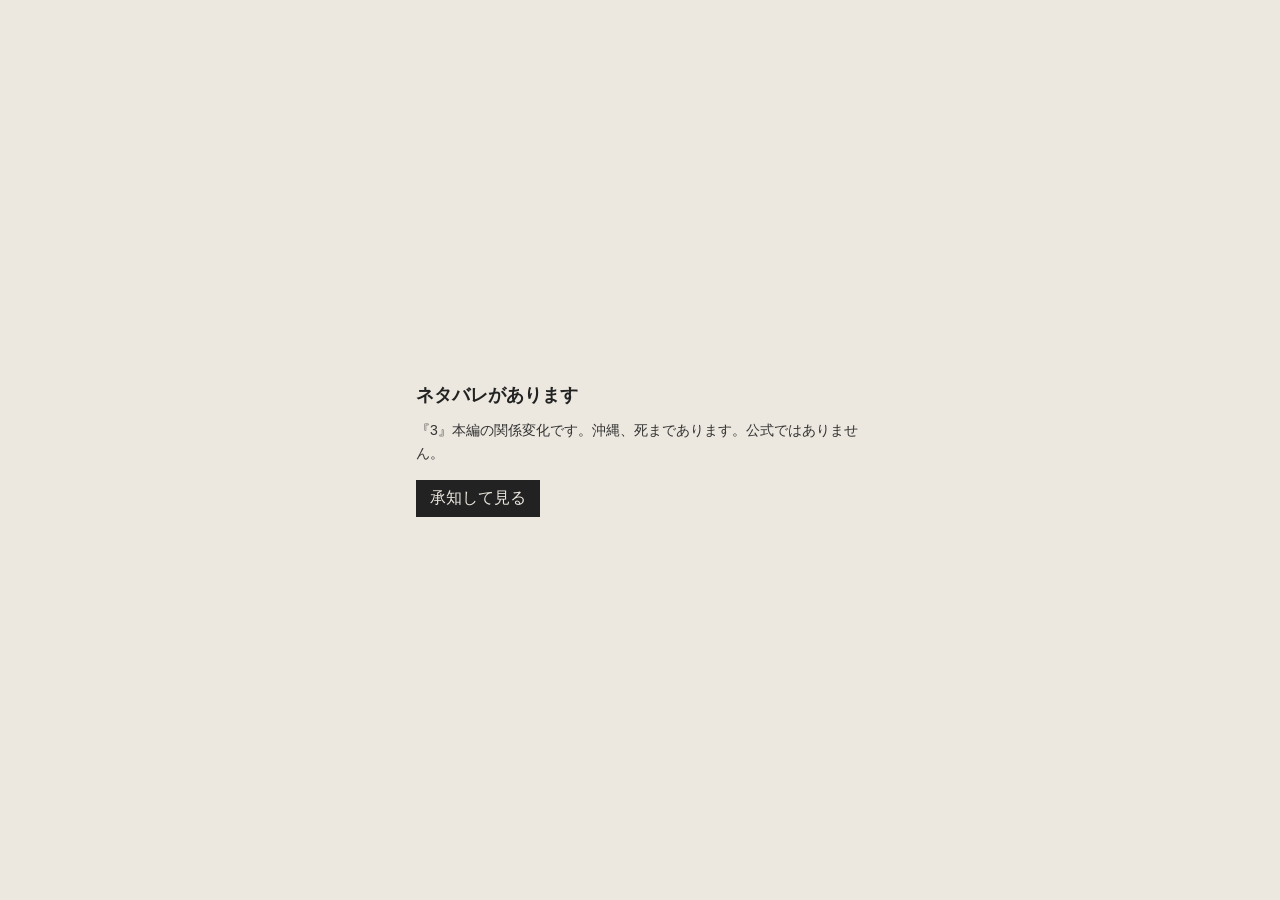
<file: graph/3/index.html>
<!doctype html>
<html lang="ja">
<head>
  <meta charset="utf-8"/>
  <meta name="robots" content="noindex"/>
  <meta name="viewport" content="width=device-width, initial-scale=1"/>
  <title>龍が如く3 関係図</title>
  <style>
    body { margin: 0; background: #ece8df; color: #222; font-family: "Yu Gothic", Meiryo, sans-serif; }
    header { padding: 16px 24px 8px; }
    h1 { font-size: 20px; font-weight: 600; margin: 0 0 8px; }
    .meta { font-size: 13px; color: #555; margin-bottom: 12px; }
    .meta a { color: inherit; }
    select, input[type=range] { width: min(960px, 100%); }
    .stage { padding: 0 24px 24px; }
    .caption { margin: 8px 0 4px; font-size: 14px; min-height: 2.4em; }
    .cast { font-size: 14px; line-height: 2; color: #333; margin: 0 0 12px; }
    .frame { background: #f4f1ea; border: 1px solid #d4cfc3; }
    ruby { ruby-position: over; }
    ruby rt { font-size: 0.55em; font-weight: 400; color: #555; }
    #gate {
      position: fixed; inset: 0; background: #ece8df; z-index: 2;
      display: flex; align-items: center; justify-content: center; padding: 24px;
    }
    #gate .box { max-width: 28rem; }
    #gate h2 { font-size: 18px; font-weight: 600; margin: 0 0 12px; }
    #gate p { font-size: 14px; line-height: 1.6; margin: 0 0 16px; color: #333; }
    #gate button {
      font: inherit; padding: 8px 14px; background: #222; color: #ece8df; border: 0; cursor: pointer;
    }
    #app.hidden { display: none; }
  </style>
</head>
<body>
  <div id="gate">
    <div class="box">
      <h2>ネタバレがあります</h2>
      <p>『3』本編の関係変化です。沖縄、死まであります。公式ではありません。</p>
      <button type="button" id="enter">承知して見る</button>
    </div>
  </div>
  <div id="app" class="hidden">
  <header>
    <p class="meta"><a href="../../index.html">入口へ</a> · <a href="../index.html">作品の図</a></p>
    <h1>龍が如く3 関係図</h1>
    <div class="meta">イベント8件。主要な関係の手引き。映像時刻はこれから足します。一度きりの相手は消える。緑は近づき、赤は対立、破線は混在または死。</div>
    <select id="pick"><option value="0">01 桐生は東城会を離れ、遥たちと沖縄で暮らす</option>
<option value="1">02 力也が、施設の兄として桐生のそばにいる</option>
<option value="2">03 大吾が襲撃され、桐生は再び東城会へ戻る</option>
<option value="3">04 柏木が、東城会の争いに巻き込まれて死ぬ</option>
<option value="4">05 峯が、表の忠誠の向こうで東城会を動かそうとする</option>
<option value="5">06 力也が、桐生を守って死ぬ</option>
<option value="6">07 峯との決着のあと、沖縄の日常へ戻る理由が残る</option>
<option value="7">08 桐生は、遥のいる場所へ戻る</option></select>
    <div style="margin-top:8px"><input id="slider" type="range" min="0" max="7" value="0"/></div>
    <div class="caption" id="caption"></div>
    <div class="cast" id="cast"></div>
  </header>
  <div class="stage">
    <div class="frame" id="frame"></div>
  </div>
  </div>
  <script>
    const svgs = ["<svg xmlns=\"http://www.w3.org/2000/svg\" viewBox=\"0 0 1040 620\" width=\"1040\" height=\"620\">\n<rect width=\"1040\" height=\"620\" fill=\"#f4f1ea\"/>\n<text x=\"24\" y=\"24\" font-family=\"Yu Gothic, Meiryo, sans-serif\" font-size=\"15\" fill=\"#1c1c1c\">龍が如く3 関係図</text>\n<text x=\"24\" y=\"42\" font-family=\"Yu Gothic, Meiryo, sans-serif\" font-size=\"12\" fill=\"#555\">y3-e001  桐生は東城会を離れ、遥たちと沖縄で暮らす</text>\n<text x=\"200.0\" y=\"12.0\" text-anchor=\"middle\" font-family=\"Yu Gothic, Meiryo, sans-serif\" font-size=\"8\" fill=\"#888\">おきなわ</text>\n<text x=\"200.0\" y=\"22.0\" text-anchor=\"middle\" font-family=\"Yu Gothic, Meiryo, sans-serif\" font-size=\"11\" fill=\"#888\">沖縄</text>\n<line x1=\"200\" y1=\"400\" x2=\"200\" y2=\"240\" stroke=\"#2f6f4e\" stroke-width=\"1.8\"/>\n<text x=\"218.0\" y=\"316.0\" text-anchor=\"middle\" font-family=\"Yu Gothic, Meiryo, sans-serif\" font-size=\"11\" fill=\"#2f6f4e\">沖縄で育てる</text>\n<rect x=\"152.0\" y=\"216.0\" width=\"96\" height=\"50\" rx=\"3\" fill=\"#ece7dc\" stroke=\"#222\"/>\n<text x=\"185.5\" y=\"238.0\" text-anchor=\"middle\" font-family=\"Yu Gothic, Meiryo, sans-serif\" font-size=\"9\" fill=\"#555\">きりゅう</text>\n<text x=\"185.5\" y=\"250.0\" text-anchor=\"middle\" font-family=\"Yu Gothic, Meiryo, sans-serif\" font-size=\"13\" fill=\"#1c1c1c\">桐生</text>\n<text x=\"218.1\" y=\"238.0\" text-anchor=\"middle\" font-family=\"Yu Gothic, Meiryo, sans-serif\" font-size=\"9\" fill=\"#555\">かずま</text>\n<text x=\"218.1\" y=\"250.0\" text-anchor=\"middle\" font-family=\"Yu Gothic, Meiryo, sans-serif\" font-size=\"13\" fill=\"#1c1c1c\">一馬</text>\n<rect x=\"152.0\" y=\"376.0\" width=\"96\" height=\"50\" rx=\"3\" fill=\"#ece7dc\" stroke=\"#222\"/>\n<text x=\"186.1\" y=\"398.0\" text-anchor=\"middle\" font-family=\"Yu Gothic, Meiryo, sans-serif\" font-size=\"9\" fill=\"#555\">さわむら</text>\n<text x=\"186.1\" y=\"410.0\" text-anchor=\"middle\" font-family=\"Yu Gothic, Meiryo, sans-serif\" font-size=\"13\" fill=\"#1c1c1c\">澤村</text>\n<text x=\"218.1\" y=\"398.0\" text-anchor=\"middle\" font-family=\"Yu Gothic, Meiryo, sans-serif\" font-size=\"9\" fill=\"#555\">はるか</text>\n<text x=\"218.1\" y=\"410.0\" text-anchor=\"middle\" font-family=\"Yu Gothic, Meiryo, sans-serif\" font-size=\"13\" fill=\"#1c1c1c\">遥</text>\n<text x=\"800\" y=\"600\" font-family=\"Yu Gothic, Meiryo, sans-serif\" font-size=\"11\" fill=\"#777\">緑 plus　赤 minus　破線 mixed/death</text>\n</svg>",
"<svg xmlns=\"http://www.w3.org/2000/svg\" viewBox=\"0 0 1040 620\" width=\"1040\" height=\"620\">\n<rect width=\"1040\" height=\"620\" fill=\"#f4f1ea\"/>\n<text x=\"24\" y=\"24\" font-family=\"Yu Gothic, Meiryo, sans-serif\" font-size=\"15\" fill=\"#1c1c1c\">龍が如く3 関係図</text>\n<text x=\"24\" y=\"42\" font-family=\"Yu Gothic, Meiryo, sans-serif\" font-size=\"12\" fill=\"#555\">y3-e002  力也が、施設の兄として桐生のそばにいる</text>\n<text x=\"200.0\" y=\"12.0\" text-anchor=\"middle\" font-family=\"Yu Gothic, Meiryo, sans-serif\" font-size=\"8\" fill=\"#888\">おきなわ</text>\n<text x=\"200.0\" y=\"22.0\" text-anchor=\"middle\" font-family=\"Yu Gothic, Meiryo, sans-serif\" font-size=\"11\" fill=\"#888\">沖縄</text>\n<line x1=\"200\" y1=\"400\" x2=\"200\" y2=\"240\" stroke=\"#2f6f4e\" stroke-width=\"1.8\"/>\n<text x=\"218.0\" y=\"316.0\" text-anchor=\"middle\" font-family=\"Yu Gothic, Meiryo, sans-serif\" font-size=\"11\" fill=\"#2f6f4e\">沖縄で育てる</text>\n<line x1=\"200\" y1=\"240\" x2=\"400\" y2=\"400\" stroke=\"#2f6f4e\" stroke-width=\"1.8\"/>\n<text x=\"311.2\" y=\"305.1\" text-anchor=\"middle\" font-family=\"Yu Gothic, Meiryo, sans-serif\" font-size=\"11\" fill=\"#2f6f4e\">力也が支える</text>\n<rect x=\"152.0\" y=\"216.0\" width=\"96\" height=\"50\" rx=\"3\" fill=\"#ece7dc\" stroke=\"#222\"/>\n<text x=\"185.5\" y=\"238.0\" text-anchor=\"middle\" font-family=\"Yu Gothic, Meiryo, sans-serif\" font-size=\"9\" fill=\"#555\">きりゅう</text>\n<text x=\"185.5\" y=\"250.0\" text-anchor=\"middle\" font-family=\"Yu Gothic, Meiryo, sans-serif\" font-size=\"13\" fill=\"#1c1c1c\">桐生</text>\n<text x=\"218.1\" y=\"238.0\" text-anchor=\"middle\" font-family=\"Yu Gothic, Meiryo, sans-serif\" font-size=\"9\" fill=\"#555\">かずま</text>\n<text x=\"218.1\" y=\"250.0\" text-anchor=\"middle\" font-family=\"Yu Gothic, Meiryo, sans-serif\" font-size=\"13\" fill=\"#1c1c1c\">一馬</text>\n<rect x=\"352.0\" y=\"376.0\" width=\"96\" height=\"50\" rx=\"3\" fill=\"#ece7dc\" stroke=\"#222\"/>\n<text x=\"385.5\" y=\"398.0\" text-anchor=\"middle\" font-family=\"Yu Gothic, Meiryo, sans-serif\" font-size=\"9\" fill=\"#555\">しが</text>\n<text x=\"385.5\" y=\"410.0\" text-anchor=\"middle\" font-family=\"Yu Gothic, Meiryo, sans-serif\" font-size=\"13\" fill=\"#1c1c1c\">志賀</text>\n<text x=\"414.5\" y=\"398.0\" text-anchor=\"middle\" font-family=\"Yu Gothic, Meiryo, sans-serif\" font-size=\"9\" fill=\"#555\">りきや</text>\n<text x=\"414.5\" y=\"410.0\" text-anchor=\"middle\" font-family=\"Yu Gothic, Meiryo, sans-serif\" font-size=\"13\" fill=\"#1c1c1c\">力也</text>\n<rect x=\"152.0\" y=\"376.0\" width=\"96\" height=\"50\" rx=\"3\" fill=\"#ece7dc\" stroke=\"#222\"/>\n<text x=\"186.1\" y=\"398.0\" text-anchor=\"middle\" font-family=\"Yu Gothic, Meiryo, sans-serif\" font-size=\"9\" fill=\"#555\">さわむら</text>\n<text x=\"186.1\" y=\"410.0\" text-anchor=\"middle\" font-family=\"Yu Gothic, Meiryo, sans-serif\" font-size=\"13\" fill=\"#1c1c1c\">澤村</text>\n<text x=\"218.1\" y=\"398.0\" text-anchor=\"middle\" font-family=\"Yu Gothic, Meiryo, sans-serif\" font-size=\"9\" fill=\"#555\">はるか</text>\n<text x=\"218.1\" y=\"410.0\" text-anchor=\"middle\" font-family=\"Yu Gothic, Meiryo, sans-serif\" font-size=\"13\" fill=\"#1c1c1c\">遥</text>\n<text x=\"800\" y=\"600\" font-family=\"Yu Gothic, Meiryo, sans-serif\" font-size=\"11\" fill=\"#777\">緑 plus　赤 minus　破線 mixed/death</text>\n</svg>",
"<svg xmlns=\"http://www.w3.org/2000/svg\" viewBox=\"0 0 1040 620\" width=\"1040\" height=\"620\">\n<rect width=\"1040\" height=\"620\" fill=\"#f4f1ea\"/>\n<text x=\"24\" y=\"24\" font-family=\"Yu Gothic, Meiryo, sans-serif\" font-size=\"15\" fill=\"#1c1c1c\">龍が如く3 関係図</text>\n<text x=\"24\" y=\"42\" font-family=\"Yu Gothic, Meiryo, sans-serif\" font-size=\"12\" fill=\"#555\">y3-e003  大吾が襲撃され、桐生は再び東城会へ戻る</text>\n<text x=\"200.0\" y=\"12.0\" text-anchor=\"middle\" font-family=\"Yu Gothic, Meiryo, sans-serif\" font-size=\"8\" fill=\"#888\">おきなわ</text>\n<text x=\"200.0\" y=\"22.0\" text-anchor=\"middle\" font-family=\"Yu Gothic, Meiryo, sans-serif\" font-size=\"11\" fill=\"#888\">沖縄</text>\n<text x=\"520.0\" y=\"12.0\" text-anchor=\"middle\" font-family=\"Yu Gothic, Meiryo, sans-serif\" font-size=\"8\" fill=\"#888\">とうじょうかい</text>\n<text x=\"520.0\" y=\"22.0\" text-anchor=\"middle\" font-family=\"Yu Gothic, Meiryo, sans-serif\" font-size=\"11\" fill=\"#888\">東城会</text>\n<line x1=\"200\" y1=\"400\" x2=\"200\" y2=\"240\" stroke=\"#2f6f4e\" stroke-width=\"1.8\"/>\n<text x=\"218.0\" y=\"316.0\" text-anchor=\"middle\" font-family=\"Yu Gothic, Meiryo, sans-serif\" font-size=\"11\" fill=\"#2f6f4e\">沖縄で育てる</text>\n<line x1=\"200\" y1=\"240\" x2=\"400\" y2=\"400\" stroke=\"#2f6f4e\" stroke-width=\"1.8\"/>\n<text x=\"311.2\" y=\"305.1\" text-anchor=\"middle\" font-family=\"Yu Gothic, Meiryo, sans-serif\" font-size=\"11\" fill=\"#2f6f4e\">力也が支える</text>\n<line x1=\"200\" y1=\"80\" x2=\"200\" y2=\"240\" stroke=\"#a33b3b\" stroke-width=\"2.4\"/>\n<text x=\"182.0\" y=\"156.0\" text-anchor=\"middle\" font-family=\"Yu Gothic, Meiryo, sans-serif\" font-size=\"11\" fill=\"#a33b3b\">大吾が撃たれる</text>\n<rect x=\"152.0\" y=\"56.0\" width=\"96\" height=\"50\" rx=\"3\" fill=\"#ece7dc\" stroke=\"#222\"/>\n<text x=\"185.5\" y=\"78.0\" text-anchor=\"middle\" font-family=\"Yu Gothic, Meiryo, sans-serif\" font-size=\"9\" fill=\"#555\">どうじま</text>\n<text x=\"185.5\" y=\"90.0\" text-anchor=\"middle\" font-family=\"Yu Gothic, Meiryo, sans-serif\" font-size=\"13\" fill=\"#1c1c1c\">堂島</text>\n<text x=\"218.1\" y=\"78.0\" text-anchor=\"middle\" font-family=\"Yu Gothic, Meiryo, sans-serif\" font-size=\"9\" fill=\"#555\">だいご</text>\n<text x=\"218.1\" y=\"90.0\" text-anchor=\"middle\" font-family=\"Yu Gothic, Meiryo, sans-serif\" font-size=\"13\" fill=\"#1c1c1c\">大吾</text>\n<rect x=\"152.0\" y=\"216.0\" width=\"96\" height=\"50\" rx=\"3\" fill=\"#ece7dc\" stroke=\"#222\"/>\n<text x=\"185.5\" y=\"238.0\" text-anchor=\"middle\" font-family=\"Yu Gothic, Meiryo, sans-serif\" font-size=\"9\" fill=\"#555\">きりゅう</text>\n<text x=\"185.5\" y=\"250.0\" text-anchor=\"middle\" font-family=\"Yu Gothic, Meiryo, sans-serif\" font-size=\"13\" fill=\"#1c1c1c\">桐生</text>\n<text x=\"218.1\" y=\"238.0\" text-anchor=\"middle\" font-family=\"Yu Gothic, Meiryo, sans-serif\" font-size=\"9\" fill=\"#555\">かずま</text>\n<text x=\"218.1\" y=\"250.0\" text-anchor=\"middle\" font-family=\"Yu Gothic, Meiryo, sans-serif\" font-size=\"13\" fill=\"#1c1c1c\">一馬</text>\n<rect x=\"352.0\" y=\"376.0\" width=\"96\" height=\"50\" rx=\"3\" fill=\"#ece7dc\" stroke=\"#222\"/>\n<text x=\"385.5\" y=\"398.0\" text-anchor=\"middle\" font-family=\"Yu Gothic, Meiryo, sans-serif\" font-size=\"9\" fill=\"#555\">しが</text>\n<text x=\"385.5\" y=\"410.0\" text-anchor=\"middle\" font-family=\"Yu Gothic, Meiryo, sans-serif\" font-size=\"13\" fill=\"#1c1c1c\">志賀</text>\n<text x=\"414.5\" y=\"398.0\" text-anchor=\"middle\" font-family=\"Yu Gothic, Meiryo, sans-serif\" font-size=\"9\" fill=\"#555\">りきや</text>\n<text x=\"414.5\" y=\"410.0\" text-anchor=\"middle\" font-family=\"Yu Gothic, Meiryo, sans-serif\" font-size=\"13\" fill=\"#1c1c1c\">力也</text>\n<rect x=\"152.0\" y=\"376.0\" width=\"96\" height=\"50\" rx=\"3\" fill=\"#ece7dc\" stroke=\"#222\"/>\n<text x=\"186.1\" y=\"398.0\" text-anchor=\"middle\" font-family=\"Yu Gothic, Meiryo, sans-serif\" font-size=\"9\" fill=\"#555\">さわむら</text>\n<text x=\"186.1\" y=\"410.0\" text-anchor=\"middle\" font-family=\"Yu Gothic, Meiryo, sans-serif\" font-size=\"13\" fill=\"#1c1c1c\">澤村</text>\n<text x=\"218.1\" y=\"398.0\" text-anchor=\"middle\" font-family=\"Yu Gothic, Meiryo, sans-serif\" font-size=\"9\" fill=\"#555\">はるか</text>\n<text x=\"218.1\" y=\"410.0\" text-anchor=\"middle\" font-family=\"Yu Gothic, Meiryo, sans-serif\" font-size=\"13\" fill=\"#1c1c1c\">遥</text>\n<text x=\"800\" y=\"600\" font-family=\"Yu Gothic, Meiryo, sans-serif\" font-size=\"11\" fill=\"#777\">緑 plus　赤 minus　破線 mixed/death</text>\n</svg>",
"<svg xmlns=\"http://www.w3.org/2000/svg\" viewBox=\"0 0 1040 620\" width=\"1040\" height=\"620\">\n<rect width=\"1040\" height=\"620\" fill=\"#f4f1ea\"/>\n<text x=\"24\" y=\"24\" font-family=\"Yu Gothic, Meiryo, sans-serif\" font-size=\"15\" fill=\"#1c1c1c\">龍が如く3 関係図</text>\n<text x=\"24\" y=\"42\" font-family=\"Yu Gothic, Meiryo, sans-serif\" font-size=\"12\" fill=\"#555\">y3-e004  柏木が、東城会の争いに巻き込まれて死ぬ</text>\n<text x=\"200.0\" y=\"12.0\" text-anchor=\"middle\" font-family=\"Yu Gothic, Meiryo, sans-serif\" font-size=\"8\" fill=\"#888\">おきなわ</text>\n<text x=\"200.0\" y=\"22.0\" text-anchor=\"middle\" font-family=\"Yu Gothic, Meiryo, sans-serif\" font-size=\"11\" fill=\"#888\">沖縄</text>\n<text x=\"520.0\" y=\"12.0\" text-anchor=\"middle\" font-family=\"Yu Gothic, Meiryo, sans-serif\" font-size=\"8\" fill=\"#888\">とうじょうかい</text>\n<text x=\"520.0\" y=\"22.0\" text-anchor=\"middle\" font-family=\"Yu Gothic, Meiryo, sans-serif\" font-size=\"11\" fill=\"#888\">東城会</text>\n<line x1=\"200\" y1=\"400\" x2=\"200\" y2=\"240\" stroke=\"#2f6f4e\" stroke-width=\"1.8\"/>\n<text x=\"218.0\" y=\"316.0\" text-anchor=\"middle\" font-family=\"Yu Gothic, Meiryo, sans-serif\" font-size=\"11\" fill=\"#2f6f4e\">沖縄で育てる</text>\n<line x1=\"200\" y1=\"240\" x2=\"400\" y2=\"400\" stroke=\"#2f6f4e\" stroke-width=\"1.8\"/>\n<text x=\"311.2\" y=\"305.1\" text-anchor=\"middle\" font-family=\"Yu Gothic, Meiryo, sans-serif\" font-size=\"11\" fill=\"#2f6f4e\">力也が支える</text>\n<line x1=\"200\" y1=\"80\" x2=\"200\" y2=\"240\" stroke=\"#a33b3b\" stroke-width=\"2.4\"/>\n<text x=\"182.0\" y=\"156.0\" text-anchor=\"middle\" font-family=\"Yu Gothic, Meiryo, sans-serif\" font-size=\"11\" fill=\"#a33b3b\">大吾が撃たれる</text>\n<line x1=\"400\" y1=\"80\" x2=\"200\" y2=\"240\" stroke=\"#5c1f1f\" stroke-width=\"2.4\" stroke-dasharray='6 4'/>\n<text x=\"288.8\" y=\"145.1\" text-anchor=\"middle\" font-family=\"Yu Gothic, Meiryo, sans-serif\" font-size=\"11\" fill=\"#5c1f1f\">柏木が倒れる</text>\n<rect x=\"341.0\" y=\"56.0\" width=\"118\" height=\"50\" rx=\"3\" fill=\"#d9d3c7\" stroke=\"#888\"/>\n<text x=\"365.1\" y=\"78.0\" text-anchor=\"middle\" font-family=\"Yu Gothic, Meiryo, sans-serif\" font-size=\"9\" fill=\"#555\">かしわぎ</text>\n<text x=\"365.1\" y=\"90.0\" text-anchor=\"middle\" font-family=\"Yu Gothic, Meiryo, sans-serif\" font-size=\"13\" fill=\"#1c1c1c\">柏木</text>\n<text x=\"397.1\" y=\"78.0\" text-anchor=\"middle\" font-family=\"Yu Gothic, Meiryo, sans-serif\" font-size=\"9\" fill=\"#555\">おさむ</text>\n<text x=\"397.1\" y=\"90.0\" text-anchor=\"middle\" font-family=\"Yu Gothic, Meiryo, sans-serif\" font-size=\"13\" fill=\"#1c1c1c\">修</text>\n<text x=\"432.0\" y=\"90.0\" text-anchor=\"middle\" font-family=\"Yu Gothic, Meiryo, sans-serif\" font-size=\"13\" fill=\"#1c1c1c\">（故）</text>\n<rect x=\"152.0\" y=\"56.0\" width=\"96\" height=\"50\" rx=\"3\" fill=\"#ece7dc\" stroke=\"#222\"/>\n<text x=\"185.5\" y=\"78.0\" text-anchor=\"middle\" font-family=\"Yu Gothic, Meiryo, sans-serif\" font-size=\"9\" fill=\"#555\">どうじま</text>\n<text x=\"185.5\" y=\"90.0\" text-anchor=\"middle\" font-family=\"Yu Gothic, Meiryo, sans-serif\" font-size=\"13\" fill=\"#1c1c1c\">堂島</text>\n<text x=\"218.1\" y=\"78.0\" text-anchor=\"middle\" font-family=\"Yu Gothic, Meiryo, sans-serif\" font-size=\"9\" fill=\"#555\">だいご</text>\n<text x=\"218.1\" y=\"90.0\" text-anchor=\"middle\" font-family=\"Yu Gothic, Meiryo, sans-serif\" font-size=\"13\" fill=\"#1c1c1c\">大吾</text>\n<rect x=\"152.0\" y=\"216.0\" width=\"96\" height=\"50\" rx=\"3\" fill=\"#ece7dc\" stroke=\"#222\"/>\n<text x=\"185.5\" y=\"238.0\" text-anchor=\"middle\" font-family=\"Yu Gothic, Meiryo, sans-serif\" font-size=\"9\" fill=\"#555\">きりゅう</text>\n<text x=\"185.5\" y=\"250.0\" text-anchor=\"middle\" font-family=\"Yu Gothic, Meiryo, sans-serif\" font-size=\"13\" fill=\"#1c1c1c\">桐生</text>\n<text x=\"218.1\" y=\"238.0\" text-anchor=\"middle\" font-family=\"Yu Gothic, Meiryo, sans-serif\" font-size=\"9\" fill=\"#555\">かずま</text>\n<text x=\"218.1\" y=\"250.0\" text-anchor=\"middle\" font-family=\"Yu Gothic, Meiryo, sans-serif\" font-size=\"13\" fill=\"#1c1c1c\">一馬</text>\n<rect x=\"352.0\" y=\"376.0\" width=\"96\" height=\"50\" rx=\"3\" fill=\"#ece7dc\" stroke=\"#222\"/>\n<text x=\"385.5\" y=\"398.0\" text-anchor=\"middle\" font-family=\"Yu Gothic, Meiryo, sans-serif\" font-size=\"9\" fill=\"#555\">しが</text>\n<text x=\"385.5\" y=\"410.0\" text-anchor=\"middle\" font-family=\"Yu Gothic, Meiryo, sans-serif\" font-size=\"13\" fill=\"#1c1c1c\">志賀</text>\n<text x=\"414.5\" y=\"398.0\" text-anchor=\"middle\" font-family=\"Yu Gothic, Meiryo, sans-serif\" font-size=\"9\" fill=\"#555\">りきや</text>\n<text x=\"414.5\" y=\"410.0\" text-anchor=\"middle\" font-family=\"Yu Gothic, Meiryo, sans-serif\" font-size=\"13\" fill=\"#1c1c1c\">力也</text>\n<rect x=\"152.0\" y=\"376.0\" width=\"96\" height=\"50\" rx=\"3\" fill=\"#ece7dc\" stroke=\"#222\"/>\n<text x=\"186.1\" y=\"398.0\" text-anchor=\"middle\" font-family=\"Yu Gothic, Meiryo, sans-serif\" font-size=\"9\" fill=\"#555\">さわむら</text>\n<text x=\"186.1\" y=\"410.0\" text-anchor=\"middle\" font-family=\"Yu Gothic, Meiryo, sans-serif\" font-size=\"13\" fill=\"#1c1c1c\">澤村</text>\n<text x=\"218.1\" y=\"398.0\" text-anchor=\"middle\" font-family=\"Yu Gothic, Meiryo, sans-serif\" font-size=\"9\" fill=\"#555\">はるか</text>\n<text x=\"218.1\" y=\"410.0\" text-anchor=\"middle\" font-family=\"Yu Gothic, Meiryo, sans-serif\" font-size=\"13\" fill=\"#1c1c1c\">遥</text>\n<text x=\"800\" y=\"600\" font-family=\"Yu Gothic, Meiryo, sans-serif\" font-size=\"11\" fill=\"#777\">緑 plus　赤 minus　破線 mixed/death</text>\n</svg>",
"<svg xmlns=\"http://www.w3.org/2000/svg\" viewBox=\"0 0 1040 620\" width=\"1040\" height=\"620\">\n<rect width=\"1040\" height=\"620\" fill=\"#f4f1ea\"/>\n<text x=\"24\" y=\"24\" font-family=\"Yu Gothic, Meiryo, sans-serif\" font-size=\"15\" fill=\"#1c1c1c\">龍が如く3 関係図</text>\n<text x=\"24\" y=\"42\" font-family=\"Yu Gothic, Meiryo, sans-serif\" font-size=\"12\" fill=\"#555\">y3-e005  峯が、表の忠誠の向こうで東城会を動かそうとする</text>\n<text x=\"200.0\" y=\"12.0\" text-anchor=\"middle\" font-family=\"Yu Gothic, Meiryo, sans-serif\" font-size=\"8\" fill=\"#888\">おきなわ</text>\n<text x=\"200.0\" y=\"22.0\" text-anchor=\"middle\" font-family=\"Yu Gothic, Meiryo, sans-serif\" font-size=\"11\" fill=\"#888\">沖縄</text>\n<text x=\"520.0\" y=\"12.0\" text-anchor=\"middle\" font-family=\"Yu Gothic, Meiryo, sans-serif\" font-size=\"8\" fill=\"#888\">とうじょうかい</text>\n<text x=\"520.0\" y=\"22.0\" text-anchor=\"middle\" font-family=\"Yu Gothic, Meiryo, sans-serif\" font-size=\"11\" fill=\"#888\">東城会</text>\n<line x1=\"200\" y1=\"400\" x2=\"200\" y2=\"240\" stroke=\"#2f6f4e\" stroke-width=\"1.8\"/>\n<text x=\"218.0\" y=\"316.0\" text-anchor=\"middle\" font-family=\"Yu Gothic, Meiryo, sans-serif\" font-size=\"11\" fill=\"#2f6f4e\">沖縄で育てる</text>\n<line x1=\"200\" y1=\"240\" x2=\"400\" y2=\"400\" stroke=\"#2f6f4e\" stroke-width=\"1.8\"/>\n<text x=\"311.2\" y=\"305.1\" text-anchor=\"middle\" font-family=\"Yu Gothic, Meiryo, sans-serif\" font-size=\"11\" fill=\"#2f6f4e\">力也が支える</text>\n<line x1=\"200\" y1=\"80\" x2=\"200\" y2=\"240\" stroke=\"#a33b3b\" stroke-width=\"2.4\"/>\n<text x=\"182.0\" y=\"156.0\" text-anchor=\"middle\" font-family=\"Yu Gothic, Meiryo, sans-serif\" font-size=\"11\" fill=\"#a33b3b\">大吾が撃たれる</text>\n<line x1=\"400\" y1=\"80\" x2=\"200\" y2=\"240\" stroke=\"#5c1f1f\" stroke-width=\"2.4\" stroke-dasharray='6 4'/>\n<text x=\"288.8\" y=\"145.1\" text-anchor=\"middle\" font-family=\"Yu Gothic, Meiryo, sans-serif\" font-size=\"11\" fill=\"#5c1f1f\">柏木が倒れる</text>\n<line x1=\"200\" y1=\"240\" x2=\"620\" y2=\"80\" stroke=\"#a33b3b\" stroke-width=\"2.4\"/>\n<text x=\"403.6\" y=\"142.9\" text-anchor=\"middle\" font-family=\"Yu Gothic, Meiryo, sans-serif\" font-size=\"11\" fill=\"#a33b3b\">峯が裏に回る</text>\n<rect x=\"341.0\" y=\"56.0\" width=\"118\" height=\"50\" rx=\"3\" fill=\"#d9d3c7\" stroke=\"#888\"/>\n<text x=\"365.1\" y=\"78.0\" text-anchor=\"middle\" font-family=\"Yu Gothic, Meiryo, sans-serif\" font-size=\"9\" fill=\"#555\">かしわぎ</text>\n<text x=\"365.1\" y=\"90.0\" text-anchor=\"middle\" font-family=\"Yu Gothic, Meiryo, sans-serif\" font-size=\"13\" fill=\"#1c1c1c\">柏木</text>\n<text x=\"397.1\" y=\"78.0\" text-anchor=\"middle\" font-family=\"Yu Gothic, Meiryo, sans-serif\" font-size=\"9\" fill=\"#555\">おさむ</text>\n<text x=\"397.1\" y=\"90.0\" text-anchor=\"middle\" font-family=\"Yu Gothic, Meiryo, sans-serif\" font-size=\"13\" fill=\"#1c1c1c\">修</text>\n<text x=\"432.0\" y=\"90.0\" text-anchor=\"middle\" font-family=\"Yu Gothic, Meiryo, sans-serif\" font-size=\"13\" fill=\"#1c1c1c\">（故）</text>\n<rect x=\"152.0\" y=\"56.0\" width=\"96\" height=\"50\" rx=\"3\" fill=\"#ece7dc\" stroke=\"#222\"/>\n<text x=\"185.5\" y=\"78.0\" text-anchor=\"middle\" font-family=\"Yu Gothic, Meiryo, sans-serif\" font-size=\"9\" fill=\"#555\">どうじま</text>\n<text x=\"185.5\" y=\"90.0\" text-anchor=\"middle\" font-family=\"Yu Gothic, Meiryo, sans-serif\" font-size=\"13\" fill=\"#1c1c1c\">堂島</text>\n<text x=\"218.1\" y=\"78.0\" text-anchor=\"middle\" font-family=\"Yu Gothic, Meiryo, sans-serif\" font-size=\"9\" fill=\"#555\">だいご</text>\n<text x=\"218.1\" y=\"90.0\" text-anchor=\"middle\" font-family=\"Yu Gothic, Meiryo, sans-serif\" font-size=\"13\" fill=\"#1c1c1c\">大吾</text>\n<rect x=\"572.0\" y=\"56.0\" width=\"96\" height=\"50\" rx=\"3\" fill=\"#ece7dc\" stroke=\"#222\"/>\n<text x=\"601.9\" y=\"78.0\" text-anchor=\"middle\" font-family=\"Yu Gothic, Meiryo, sans-serif\" font-size=\"9\" fill=\"#555\">みね</text>\n<text x=\"601.9\" y=\"90.0\" text-anchor=\"middle\" font-family=\"Yu Gothic, Meiryo, sans-serif\" font-size=\"13\" fill=\"#1c1c1c\">峯</text>\n<text x=\"629.8\" y=\"78.0\" text-anchor=\"middle\" font-family=\"Yu Gothic, Meiryo, sans-serif\" font-size=\"9\" fill=\"#555\">よしたか</text>\n<text x=\"629.8\" y=\"90.0\" text-anchor=\"middle\" font-family=\"Yu Gothic, Meiryo, sans-serif\" font-size=\"13\" fill=\"#1c1c1c\">義孝</text>\n<rect x=\"152.0\" y=\"216.0\" width=\"96\" height=\"50\" rx=\"3\" fill=\"#ece7dc\" stroke=\"#222\"/>\n<text x=\"185.5\" y=\"238.0\" text-anchor=\"middle\" font-family=\"Yu Gothic, Meiryo, sans-serif\" font-size=\"9\" fill=\"#555\">きりゅう</text>\n<text x=\"185.5\" y=\"250.0\" text-anchor=\"middle\" font-family=\"Yu Gothic, Meiryo, sans-serif\" font-size=\"13\" fill=\"#1c1c1c\">桐生</text>\n<text x=\"218.1\" y=\"238.0\" text-anchor=\"middle\" font-family=\"Yu Gothic, Meiryo, sans-serif\" font-size=\"9\" fill=\"#555\">かずま</text>\n<text x=\"218.1\" y=\"250.0\" text-anchor=\"middle\" font-family=\"Yu Gothic, Meiryo, sans-serif\" font-size=\"13\" fill=\"#1c1c1c\">一馬</text>\n<rect x=\"352.0\" y=\"376.0\" width=\"96\" height=\"50\" rx=\"3\" fill=\"#ece7dc\" stroke=\"#222\"/>\n<text x=\"385.5\" y=\"398.0\" text-anchor=\"middle\" font-family=\"Yu Gothic, Meiryo, sans-serif\" font-size=\"9\" fill=\"#555\">しが</text>\n<text x=\"385.5\" y=\"410.0\" text-anchor=\"middle\" font-family=\"Yu Gothic, Meiryo, sans-serif\" font-size=\"13\" fill=\"#1c1c1c\">志賀</text>\n<text x=\"414.5\" y=\"398.0\" text-anchor=\"middle\" font-family=\"Yu Gothic, Meiryo, sans-serif\" font-size=\"9\" fill=\"#555\">りきや</text>\n<text x=\"414.5\" y=\"410.0\" text-anchor=\"middle\" font-family=\"Yu Gothic, Meiryo, sans-serif\" font-size=\"13\" fill=\"#1c1c1c\">力也</text>\n<rect x=\"152.0\" y=\"376.0\" width=\"96\" height=\"50\" rx=\"3\" fill=\"#ece7dc\" stroke=\"#222\"/>\n<text x=\"186.1\" y=\"398.0\" text-anchor=\"middle\" font-family=\"Yu Gothic, Meiryo, sans-serif\" font-size=\"9\" fill=\"#555\">さわむら</text>\n<text x=\"186.1\" y=\"410.0\" text-anchor=\"middle\" font-family=\"Yu Gothic, Meiryo, sans-serif\" font-size=\"13\" fill=\"#1c1c1c\">澤村</text>\n<text x=\"218.1\" y=\"398.0\" text-anchor=\"middle\" font-family=\"Yu Gothic, Meiryo, sans-serif\" font-size=\"9\" fill=\"#555\">はるか</text>\n<text x=\"218.1\" y=\"410.0\" text-anchor=\"middle\" font-family=\"Yu Gothic, Meiryo, sans-serif\" font-size=\"13\" fill=\"#1c1c1c\">遥</text>\n<text x=\"800\" y=\"600\" font-family=\"Yu Gothic, Meiryo, sans-serif\" font-size=\"11\" fill=\"#777\">緑 plus　赤 minus　破線 mixed/death</text>\n</svg>",
"<svg xmlns=\"http://www.w3.org/2000/svg\" viewBox=\"0 0 1040 620\" width=\"1040\" height=\"620\">\n<rect width=\"1040\" height=\"620\" fill=\"#f4f1ea\"/>\n<text x=\"24\" y=\"24\" font-family=\"Yu Gothic, Meiryo, sans-serif\" font-size=\"15\" fill=\"#1c1c1c\">龍が如く3 関係図</text>\n<text x=\"24\" y=\"42\" font-family=\"Yu Gothic, Meiryo, sans-serif\" font-size=\"12\" fill=\"#555\">y3-e006  力也が、桐生を守って死ぬ</text>\n<text x=\"200.0\" y=\"12.0\" text-anchor=\"middle\" font-family=\"Yu Gothic, Meiryo, sans-serif\" font-size=\"8\" fill=\"#888\">おきなわ</text>\n<text x=\"200.0\" y=\"22.0\" text-anchor=\"middle\" font-family=\"Yu Gothic, Meiryo, sans-serif\" font-size=\"11\" fill=\"#888\">沖縄</text>\n<text x=\"520.0\" y=\"12.0\" text-anchor=\"middle\" font-family=\"Yu Gothic, Meiryo, sans-serif\" font-size=\"8\" fill=\"#888\">とうじょうかい</text>\n<text x=\"520.0\" y=\"22.0\" text-anchor=\"middle\" font-family=\"Yu Gothic, Meiryo, sans-serif\" font-size=\"11\" fill=\"#888\">東城会</text>\n<line x1=\"200\" y1=\"400\" x2=\"200\" y2=\"240\" stroke=\"#2f6f4e\" stroke-width=\"1.8\"/>\n<text x=\"218.0\" y=\"316.0\" text-anchor=\"middle\" font-family=\"Yu Gothic, Meiryo, sans-serif\" font-size=\"11\" fill=\"#2f6f4e\">沖縄で育てる</text>\n<line x1=\"200\" y1=\"240\" x2=\"400\" y2=\"400\" stroke=\"#5c1f1f\" stroke-width=\"2.4\" stroke-dasharray='6 4'/>\n<text x=\"311.2\" y=\"305.1\" text-anchor=\"middle\" font-family=\"Yu Gothic, Meiryo, sans-serif\" font-size=\"11\" fill=\"#5c1f1f\">力也はもういない</text>\n<line x1=\"200\" y1=\"80\" x2=\"200\" y2=\"240\" stroke=\"#a33b3b\" stroke-width=\"2.4\"/>\n<text x=\"182.0\" y=\"156.0\" text-anchor=\"middle\" font-family=\"Yu Gothic, Meiryo, sans-serif\" font-size=\"11\" fill=\"#a33b3b\">大吾が撃たれる</text>\n<line x1=\"400\" y1=\"80\" x2=\"200\" y2=\"240\" stroke=\"#5c1f1f\" stroke-width=\"2.4\" stroke-dasharray='6 4'/>\n<text x=\"288.8\" y=\"145.1\" text-anchor=\"middle\" font-family=\"Yu Gothic, Meiryo, sans-serif\" font-size=\"11\" fill=\"#5c1f1f\">柏木が倒れる</text>\n<line x1=\"200\" y1=\"240\" x2=\"620\" y2=\"80\" stroke=\"#a33b3b\" stroke-width=\"2.4\"/>\n<text x=\"403.6\" y=\"142.9\" text-anchor=\"middle\" font-family=\"Yu Gothic, Meiryo, sans-serif\" font-size=\"11\" fill=\"#a33b3b\">峯が裏に回る</text>\n<rect x=\"341.0\" y=\"56.0\" width=\"118\" height=\"50\" rx=\"3\" fill=\"#d9d3c7\" stroke=\"#888\"/>\n<text x=\"365.1\" y=\"78.0\" text-anchor=\"middle\" font-family=\"Yu Gothic, Meiryo, sans-serif\" font-size=\"9\" fill=\"#555\">かしわぎ</text>\n<text x=\"365.1\" y=\"90.0\" text-anchor=\"middle\" font-family=\"Yu Gothic, Meiryo, sans-serif\" font-size=\"13\" fill=\"#1c1c1c\">柏木</text>\n<text x=\"397.1\" y=\"78.0\" text-anchor=\"middle\" font-family=\"Yu Gothic, Meiryo, sans-serif\" font-size=\"9\" fill=\"#555\">おさむ</text>\n<text x=\"397.1\" y=\"90.0\" text-anchor=\"middle\" font-family=\"Yu Gothic, Meiryo, sans-serif\" font-size=\"13\" fill=\"#1c1c1c\">修</text>\n<text x=\"432.0\" y=\"90.0\" text-anchor=\"middle\" font-family=\"Yu Gothic, Meiryo, sans-serif\" font-size=\"13\" fill=\"#1c1c1c\">（故）</text>\n<rect x=\"152.0\" y=\"56.0\" width=\"96\" height=\"50\" rx=\"3\" fill=\"#ece7dc\" stroke=\"#222\"/>\n<text x=\"185.5\" y=\"78.0\" text-anchor=\"middle\" font-family=\"Yu Gothic, Meiryo, sans-serif\" font-size=\"9\" fill=\"#555\">どうじま</text>\n<text x=\"185.5\" y=\"90.0\" text-anchor=\"middle\" font-family=\"Yu Gothic, Meiryo, sans-serif\" font-size=\"13\" fill=\"#1c1c1c\">堂島</text>\n<text x=\"218.1\" y=\"78.0\" text-anchor=\"middle\" font-family=\"Yu Gothic, Meiryo, sans-serif\" font-size=\"9\" fill=\"#555\">だいご</text>\n<text x=\"218.1\" y=\"90.0\" text-anchor=\"middle\" font-family=\"Yu Gothic, Meiryo, sans-serif\" font-size=\"13\" fill=\"#1c1c1c\">大吾</text>\n<rect x=\"572.0\" y=\"56.0\" width=\"96\" height=\"50\" rx=\"3\" fill=\"#ece7dc\" stroke=\"#222\"/>\n<text x=\"601.9\" y=\"78.0\" text-anchor=\"middle\" font-family=\"Yu Gothic, Meiryo, sans-serif\" font-size=\"9\" fill=\"#555\">みね</text>\n<text x=\"601.9\" y=\"90.0\" text-anchor=\"middle\" font-family=\"Yu Gothic, Meiryo, sans-serif\" font-size=\"13\" fill=\"#1c1c1c\">峯</text>\n<text x=\"629.8\" y=\"78.0\" text-anchor=\"middle\" font-family=\"Yu Gothic, Meiryo, sans-serif\" font-size=\"9\" fill=\"#555\">よしたか</text>\n<text x=\"629.8\" y=\"90.0\" text-anchor=\"middle\" font-family=\"Yu Gothic, Meiryo, sans-serif\" font-size=\"13\" fill=\"#1c1c1c\">義孝</text>\n<rect x=\"152.0\" y=\"216.0\" width=\"96\" height=\"50\" rx=\"3\" fill=\"#ece7dc\" stroke=\"#222\"/>\n<text x=\"185.5\" y=\"238.0\" text-anchor=\"middle\" font-family=\"Yu Gothic, Meiryo, sans-serif\" font-size=\"9\" fill=\"#555\">きりゅう</text>\n<text x=\"185.5\" y=\"250.0\" text-anchor=\"middle\" font-family=\"Yu Gothic, Meiryo, sans-serif\" font-size=\"13\" fill=\"#1c1c1c\">桐生</text>\n<text x=\"218.1\" y=\"238.0\" text-anchor=\"middle\" font-family=\"Yu Gothic, Meiryo, sans-serif\" font-size=\"9\" fill=\"#555\">かずま</text>\n<text x=\"218.1\" y=\"250.0\" text-anchor=\"middle\" font-family=\"Yu Gothic, Meiryo, sans-serif\" font-size=\"13\" fill=\"#1c1c1c\">一馬</text>\n<rect x=\"343.5\" y=\"376.0\" width=\"113\" height=\"50\" rx=\"3\" fill=\"#d9d3c7\" stroke=\"#888\"/>\n<text x=\"364.5\" y=\"398.0\" text-anchor=\"middle\" font-family=\"Yu Gothic, Meiryo, sans-serif\" font-size=\"9\" fill=\"#555\">しが</text>\n<text x=\"364.5\" y=\"410.0\" text-anchor=\"middle\" font-family=\"Yu Gothic, Meiryo, sans-serif\" font-size=\"13\" fill=\"#1c1c1c\">志賀</text>\n<text x=\"393.5\" y=\"398.0\" text-anchor=\"middle\" font-family=\"Yu Gothic, Meiryo, sans-serif\" font-size=\"9\" fill=\"#555\">りきや</text>\n<text x=\"393.5\" y=\"410.0\" text-anchor=\"middle\" font-family=\"Yu Gothic, Meiryo, sans-serif\" font-size=\"13\" fill=\"#1c1c1c\">力也</text>\n<text x=\"429.0\" y=\"410.0\" text-anchor=\"middle\" font-family=\"Yu Gothic, Meiryo, sans-serif\" font-size=\"13\" fill=\"#1c1c1c\">（故）</text>\n<rect x=\"152.0\" y=\"376.0\" width=\"96\" height=\"50\" rx=\"3\" fill=\"#ece7dc\" stroke=\"#222\"/>\n<text x=\"186.1\" y=\"398.0\" text-anchor=\"middle\" font-family=\"Yu Gothic, Meiryo, sans-serif\" font-size=\"9\" fill=\"#555\">さわむら</text>\n<text x=\"186.1\" y=\"410.0\" text-anchor=\"middle\" font-family=\"Yu Gothic, Meiryo, sans-serif\" font-size=\"13\" fill=\"#1c1c1c\">澤村</text>\n<text x=\"218.1\" y=\"398.0\" text-anchor=\"middle\" font-family=\"Yu Gothic, Meiryo, sans-serif\" font-size=\"9\" fill=\"#555\">はるか</text>\n<text x=\"218.1\" y=\"410.0\" text-anchor=\"middle\" font-family=\"Yu Gothic, Meiryo, sans-serif\" font-size=\"13\" fill=\"#1c1c1c\">遥</text>\n<text x=\"800\" y=\"600\" font-family=\"Yu Gothic, Meiryo, sans-serif\" font-size=\"11\" fill=\"#777\">緑 plus　赤 minus　破線 mixed/death</text>\n</svg>",
"<svg xmlns=\"http://www.w3.org/2000/svg\" viewBox=\"0 0 1040 620\" width=\"1040\" height=\"620\">\n<rect width=\"1040\" height=\"620\" fill=\"#f4f1ea\"/>\n<text x=\"24\" y=\"24\" font-family=\"Yu Gothic, Meiryo, sans-serif\" font-size=\"15\" fill=\"#1c1c1c\">龍が如く3 関係図</text>\n<text x=\"24\" y=\"42\" font-family=\"Yu Gothic, Meiryo, sans-serif\" font-size=\"12\" fill=\"#555\">y3-e007  峯との決着のあと、沖縄の日常へ戻る理由が残る</text>\n<text x=\"200.0\" y=\"12.0\" text-anchor=\"middle\" font-family=\"Yu Gothic, Meiryo, sans-serif\" font-size=\"8\" fill=\"#888\">おきなわ</text>\n<text x=\"200.0\" y=\"22.0\" text-anchor=\"middle\" font-family=\"Yu Gothic, Meiryo, sans-serif\" font-size=\"11\" fill=\"#888\">沖縄</text>\n<text x=\"520.0\" y=\"12.0\" text-anchor=\"middle\" font-family=\"Yu Gothic, Meiryo, sans-serif\" font-size=\"8\" fill=\"#888\">とうじょうかい</text>\n<text x=\"520.0\" y=\"22.0\" text-anchor=\"middle\" font-family=\"Yu Gothic, Meiryo, sans-serif\" font-size=\"11\" fill=\"#888\">東城会</text>\n<line x1=\"200\" y1=\"400\" x2=\"200\" y2=\"240\" stroke=\"#2f6f4e\" stroke-width=\"1.8\"/>\n<text x=\"218.0\" y=\"316.0\" text-anchor=\"middle\" font-family=\"Yu Gothic, Meiryo, sans-serif\" font-size=\"11\" fill=\"#2f6f4e\">沖縄で育てる</text>\n<line x1=\"200\" y1=\"240\" x2=\"400\" y2=\"400\" stroke=\"#5c1f1f\" stroke-width=\"2.4\" stroke-dasharray='6 4'/>\n<text x=\"311.2\" y=\"305.1\" text-anchor=\"middle\" font-family=\"Yu Gothic, Meiryo, sans-serif\" font-size=\"11\" fill=\"#5c1f1f\">力也はもういない</text>\n<line x1=\"200\" y1=\"80\" x2=\"200\" y2=\"240\" stroke=\"#a33b3b\" stroke-width=\"2.4\"/>\n<text x=\"182.0\" y=\"156.0\" text-anchor=\"middle\" font-family=\"Yu Gothic, Meiryo, sans-serif\" font-size=\"11\" fill=\"#a33b3b\">大吾が撃たれる</text>\n<line x1=\"400\" y1=\"80\" x2=\"200\" y2=\"240\" stroke=\"#5c1f1f\" stroke-width=\"2.4\" stroke-dasharray='6 4'/>\n<text x=\"288.8\" y=\"145.1\" text-anchor=\"middle\" font-family=\"Yu Gothic, Meiryo, sans-serif\" font-size=\"11\" fill=\"#5c1f1f\">柏木が倒れる</text>\n<line x1=\"200\" y1=\"240\" x2=\"620\" y2=\"80\" stroke=\"#5c1f1f\" stroke-width=\"2.4\" stroke-dasharray='6 4'/>\n<text x=\"403.6\" y=\"142.9\" text-anchor=\"middle\" font-family=\"Yu Gothic, Meiryo, sans-serif\" font-size=\"11\" fill=\"#5c1f1f\">峯は倒れる</text>\n<rect x=\"341.0\" y=\"56.0\" width=\"118\" height=\"50\" rx=\"3\" fill=\"#d9d3c7\" stroke=\"#888\"/>\n<text x=\"365.1\" y=\"78.0\" text-anchor=\"middle\" font-family=\"Yu Gothic, Meiryo, sans-serif\" font-size=\"9\" fill=\"#555\">かしわぎ</text>\n<text x=\"365.1\" y=\"90.0\" text-anchor=\"middle\" font-family=\"Yu Gothic, Meiryo, sans-serif\" font-size=\"13\" fill=\"#1c1c1c\">柏木</text>\n<text x=\"397.1\" y=\"78.0\" text-anchor=\"middle\" font-family=\"Yu Gothic, Meiryo, sans-serif\" font-size=\"9\" fill=\"#555\">おさむ</text>\n<text x=\"397.1\" y=\"90.0\" text-anchor=\"middle\" font-family=\"Yu Gothic, Meiryo, sans-serif\" font-size=\"13\" fill=\"#1c1c1c\">修</text>\n<text x=\"432.0\" y=\"90.0\" text-anchor=\"middle\" font-family=\"Yu Gothic, Meiryo, sans-serif\" font-size=\"13\" fill=\"#1c1c1c\">（故）</text>\n<rect x=\"152.0\" y=\"56.0\" width=\"96\" height=\"50\" rx=\"3\" fill=\"#ece7dc\" stroke=\"#222\"/>\n<text x=\"185.5\" y=\"78.0\" text-anchor=\"middle\" font-family=\"Yu Gothic, Meiryo, sans-serif\" font-size=\"9\" fill=\"#555\">どうじま</text>\n<text x=\"185.5\" y=\"90.0\" text-anchor=\"middle\" font-family=\"Yu Gothic, Meiryo, sans-serif\" font-size=\"13\" fill=\"#1c1c1c\">堂島</text>\n<text x=\"218.1\" y=\"78.0\" text-anchor=\"middle\" font-family=\"Yu Gothic, Meiryo, sans-serif\" font-size=\"9\" fill=\"#555\">だいご</text>\n<text x=\"218.1\" y=\"90.0\" text-anchor=\"middle\" font-family=\"Yu Gothic, Meiryo, sans-serif\" font-size=\"13\" fill=\"#1c1c1c\">大吾</text>\n<rect x=\"565.0\" y=\"56.0\" width=\"110\" height=\"50\" rx=\"3\" fill=\"#d9d3c7\" stroke=\"#888\"/>\n<text x=\"580.9\" y=\"78.0\" text-anchor=\"middle\" font-family=\"Yu Gothic, Meiryo, sans-serif\" font-size=\"9\" fill=\"#555\">みね</text>\n<text x=\"580.9\" y=\"90.0\" text-anchor=\"middle\" font-family=\"Yu Gothic, Meiryo, sans-serif\" font-size=\"13\" fill=\"#1c1c1c\">峯</text>\n<text x=\"608.8\" y=\"78.0\" text-anchor=\"middle\" font-family=\"Yu Gothic, Meiryo, sans-serif\" font-size=\"9\" fill=\"#555\">よしたか</text>\n<text x=\"608.8\" y=\"90.0\" text-anchor=\"middle\" font-family=\"Yu Gothic, Meiryo, sans-serif\" font-size=\"13\" fill=\"#1c1c1c\">義孝</text>\n<text x=\"647.8\" y=\"90.0\" text-anchor=\"middle\" font-family=\"Yu Gothic, Meiryo, sans-serif\" font-size=\"13\" fill=\"#1c1c1c\">（故）</text>\n<rect x=\"152.0\" y=\"216.0\" width=\"96\" height=\"50\" rx=\"3\" fill=\"#ece7dc\" stroke=\"#222\"/>\n<text x=\"185.5\" y=\"238.0\" text-anchor=\"middle\" font-family=\"Yu Gothic, Meiryo, sans-serif\" font-size=\"9\" fill=\"#555\">きりゅう</text>\n<text x=\"185.5\" y=\"250.0\" text-anchor=\"middle\" font-family=\"Yu Gothic, Meiryo, sans-serif\" font-size=\"13\" fill=\"#1c1c1c\">桐生</text>\n<text x=\"218.1\" y=\"238.0\" text-anchor=\"middle\" font-family=\"Yu Gothic, Meiryo, sans-serif\" font-size=\"9\" fill=\"#555\">かずま</text>\n<text x=\"218.1\" y=\"250.0\" text-anchor=\"middle\" font-family=\"Yu Gothic, Meiryo, sans-serif\" font-size=\"13\" fill=\"#1c1c1c\">一馬</text>\n<rect x=\"343.5\" y=\"376.0\" width=\"113\" height=\"50\" rx=\"3\" fill=\"#d9d3c7\" stroke=\"#888\"/>\n<text x=\"364.5\" y=\"398.0\" text-anchor=\"middle\" font-family=\"Yu Gothic, Meiryo, sans-serif\" font-size=\"9\" fill=\"#555\">しが</text>\n<text x=\"364.5\" y=\"410.0\" text-anchor=\"middle\" font-family=\"Yu Gothic, Meiryo, sans-serif\" font-size=\"13\" fill=\"#1c1c1c\">志賀</text>\n<text x=\"393.5\" y=\"398.0\" text-anchor=\"middle\" font-family=\"Yu Gothic, Meiryo, sans-serif\" font-size=\"9\" fill=\"#555\">りきや</text>\n<text x=\"393.5\" y=\"410.0\" text-anchor=\"middle\" font-family=\"Yu Gothic, Meiryo, sans-serif\" font-size=\"13\" fill=\"#1c1c1c\">力也</text>\n<text x=\"429.0\" y=\"410.0\" text-anchor=\"middle\" font-family=\"Yu Gothic, Meiryo, sans-serif\" font-size=\"13\" fill=\"#1c1c1c\">（故）</text>\n<rect x=\"152.0\" y=\"376.0\" width=\"96\" height=\"50\" rx=\"3\" fill=\"#ece7dc\" stroke=\"#222\"/>\n<text x=\"186.1\" y=\"398.0\" text-anchor=\"middle\" font-family=\"Yu Gothic, Meiryo, sans-serif\" font-size=\"9\" fill=\"#555\">さわむら</text>\n<text x=\"186.1\" y=\"410.0\" text-anchor=\"middle\" font-family=\"Yu Gothic, Meiryo, sans-serif\" font-size=\"13\" fill=\"#1c1c1c\">澤村</text>\n<text x=\"218.1\" y=\"398.0\" text-anchor=\"middle\" font-family=\"Yu Gothic, Meiryo, sans-serif\" font-size=\"9\" fill=\"#555\">はるか</text>\n<text x=\"218.1\" y=\"410.0\" text-anchor=\"middle\" font-family=\"Yu Gothic, Meiryo, sans-serif\" font-size=\"13\" fill=\"#1c1c1c\">遥</text>\n<text x=\"800\" y=\"600\" font-family=\"Yu Gothic, Meiryo, sans-serif\" font-size=\"11\" fill=\"#777\">緑 plus　赤 minus　破線 mixed/death</text>\n</svg>",
"<svg xmlns=\"http://www.w3.org/2000/svg\" viewBox=\"0 0 1040 620\" width=\"1040\" height=\"620\">\n<rect width=\"1040\" height=\"620\" fill=\"#f4f1ea\"/>\n<text x=\"24\" y=\"24\" font-family=\"Yu Gothic, Meiryo, sans-serif\" font-size=\"15\" fill=\"#1c1c1c\">龍が如く3 関係図</text>\n<text x=\"24\" y=\"42\" font-family=\"Yu Gothic, Meiryo, sans-serif\" font-size=\"12\" fill=\"#555\">y3-e008  桐生は、遥のいる場所へ戻る</text>\n<text x=\"200.0\" y=\"12.0\" text-anchor=\"middle\" font-family=\"Yu Gothic, Meiryo, sans-serif\" font-size=\"8\" fill=\"#888\">おきなわ</text>\n<text x=\"200.0\" y=\"22.0\" text-anchor=\"middle\" font-family=\"Yu Gothic, Meiryo, sans-serif\" font-size=\"11\" fill=\"#888\">沖縄</text>\n<text x=\"520.0\" y=\"12.0\" text-anchor=\"middle\" font-family=\"Yu Gothic, Meiryo, sans-serif\" font-size=\"8\" fill=\"#888\">とうじょうかい</text>\n<text x=\"520.0\" y=\"22.0\" text-anchor=\"middle\" font-family=\"Yu Gothic, Meiryo, sans-serif\" font-size=\"11\" fill=\"#888\">東城会</text>\n<line x1=\"200\" y1=\"400\" x2=\"200\" y2=\"240\" stroke=\"#2f6f4e\" stroke-width=\"1.8\"/>\n<text x=\"218.0\" y=\"316.0\" text-anchor=\"middle\" font-family=\"Yu Gothic, Meiryo, sans-serif\" font-size=\"11\" fill=\"#2f6f4e\">また施設へ</text>\n<line x1=\"200\" y1=\"240\" x2=\"400\" y2=\"400\" stroke=\"#5c1f1f\" stroke-width=\"2.4\" stroke-dasharray='6 4'/>\n<text x=\"311.2\" y=\"305.1\" text-anchor=\"middle\" font-family=\"Yu Gothic, Meiryo, sans-serif\" font-size=\"11\" fill=\"#5c1f1f\">力也はもういない</text>\n<line x1=\"200\" y1=\"80\" x2=\"200\" y2=\"240\" stroke=\"#a33b3b\" stroke-width=\"2.4\"/>\n<text x=\"182.0\" y=\"156.0\" text-anchor=\"middle\" font-family=\"Yu Gothic, Meiryo, sans-serif\" font-size=\"11\" fill=\"#a33b3b\">大吾が撃たれる</text>\n<line x1=\"400\" y1=\"80\" x2=\"200\" y2=\"240\" stroke=\"#5c1f1f\" stroke-width=\"2.4\" stroke-dasharray='6 4'/>\n<text x=\"288.8\" y=\"145.1\" text-anchor=\"middle\" font-family=\"Yu Gothic, Meiryo, sans-serif\" font-size=\"11\" fill=\"#5c1f1f\">柏木が倒れる</text>\n<line x1=\"200\" y1=\"240\" x2=\"620\" y2=\"80\" stroke=\"#5c1f1f\" stroke-width=\"2.4\" stroke-dasharray='6 4'/>\n<text x=\"403.6\" y=\"142.9\" text-anchor=\"middle\" font-family=\"Yu Gothic, Meiryo, sans-serif\" font-size=\"11\" fill=\"#5c1f1f\">峯は倒れる</text>\n<rect x=\"341.0\" y=\"56.0\" width=\"118\" height=\"50\" rx=\"3\" fill=\"#d9d3c7\" stroke=\"#888\"/>\n<text x=\"365.1\" y=\"78.0\" text-anchor=\"middle\" font-family=\"Yu Gothic, Meiryo, sans-serif\" font-size=\"9\" fill=\"#555\">かしわぎ</text>\n<text x=\"365.1\" y=\"90.0\" text-anchor=\"middle\" font-family=\"Yu Gothic, Meiryo, sans-serif\" font-size=\"13\" fill=\"#1c1c1c\">柏木</text>\n<text x=\"397.1\" y=\"78.0\" text-anchor=\"middle\" font-family=\"Yu Gothic, Meiryo, sans-serif\" font-size=\"9\" fill=\"#555\">おさむ</text>\n<text x=\"397.1\" y=\"90.0\" text-anchor=\"middle\" font-family=\"Yu Gothic, Meiryo, sans-serif\" font-size=\"13\" fill=\"#1c1c1c\">修</text>\n<text x=\"432.0\" y=\"90.0\" text-anchor=\"middle\" font-family=\"Yu Gothic, Meiryo, sans-serif\" font-size=\"13\" fill=\"#1c1c1c\">（故）</text>\n<rect x=\"152.0\" y=\"56.0\" width=\"96\" height=\"50\" rx=\"3\" fill=\"#ece7dc\" stroke=\"#222\"/>\n<text x=\"185.5\" y=\"78.0\" text-anchor=\"middle\" font-family=\"Yu Gothic, Meiryo, sans-serif\" font-size=\"9\" fill=\"#555\">どうじま</text>\n<text x=\"185.5\" y=\"90.0\" text-anchor=\"middle\" font-family=\"Yu Gothic, Meiryo, sans-serif\" font-size=\"13\" fill=\"#1c1c1c\">堂島</text>\n<text x=\"218.1\" y=\"78.0\" text-anchor=\"middle\" font-family=\"Yu Gothic, Meiryo, sans-serif\" font-size=\"9\" fill=\"#555\">だいご</text>\n<text x=\"218.1\" y=\"90.0\" text-anchor=\"middle\" font-family=\"Yu Gothic, Meiryo, sans-serif\" font-size=\"13\" fill=\"#1c1c1c\">大吾</text>\n<rect x=\"565.0\" y=\"56.0\" width=\"110\" height=\"50\" rx=\"3\" fill=\"#d9d3c7\" stroke=\"#888\"/>\n<text x=\"580.9\" y=\"78.0\" text-anchor=\"middle\" font-family=\"Yu Gothic, Meiryo, sans-serif\" font-size=\"9\" fill=\"#555\">みね</text>\n<text x=\"580.9\" y=\"90.0\" text-anchor=\"middle\" font-family=\"Yu Gothic, Meiryo, sans-serif\" font-size=\"13\" fill=\"#1c1c1c\">峯</text>\n<text x=\"608.8\" y=\"78.0\" text-anchor=\"middle\" font-family=\"Yu Gothic, Meiryo, sans-serif\" font-size=\"9\" fill=\"#555\">よしたか</text>\n<text x=\"608.8\" y=\"90.0\" text-anchor=\"middle\" font-family=\"Yu Gothic, Meiryo, sans-serif\" font-size=\"13\" fill=\"#1c1c1c\">義孝</text>\n<text x=\"647.8\" y=\"90.0\" text-anchor=\"middle\" font-family=\"Yu Gothic, Meiryo, sans-serif\" font-size=\"13\" fill=\"#1c1c1c\">（故）</text>\n<rect x=\"152.0\" y=\"216.0\" width=\"96\" height=\"50\" rx=\"3\" fill=\"#ece7dc\" stroke=\"#222\"/>\n<text x=\"185.5\" y=\"238.0\" text-anchor=\"middle\" font-family=\"Yu Gothic, Meiryo, sans-serif\" font-size=\"9\" fill=\"#555\">きりゅう</text>\n<text x=\"185.5\" y=\"250.0\" text-anchor=\"middle\" font-family=\"Yu Gothic, Meiryo, sans-serif\" font-size=\"13\" fill=\"#1c1c1c\">桐生</text>\n<text x=\"218.1\" y=\"238.0\" text-anchor=\"middle\" font-family=\"Yu Gothic, Meiryo, sans-serif\" font-size=\"9\" fill=\"#555\">かずま</text>\n<text x=\"218.1\" y=\"250.0\" text-anchor=\"middle\" font-family=\"Yu Gothic, Meiryo, sans-serif\" font-size=\"13\" fill=\"#1c1c1c\">一馬</text>\n<rect x=\"343.5\" y=\"376.0\" width=\"113\" height=\"50\" rx=\"3\" fill=\"#d9d3c7\" stroke=\"#888\"/>\n<text x=\"364.5\" y=\"398.0\" text-anchor=\"middle\" font-family=\"Yu Gothic, Meiryo, sans-serif\" font-size=\"9\" fill=\"#555\">しが</text>\n<text x=\"364.5\" y=\"410.0\" text-anchor=\"middle\" font-family=\"Yu Gothic, Meiryo, sans-serif\" font-size=\"13\" fill=\"#1c1c1c\">志賀</text>\n<text x=\"393.5\" y=\"398.0\" text-anchor=\"middle\" font-family=\"Yu Gothic, Meiryo, sans-serif\" font-size=\"9\" fill=\"#555\">りきや</text>\n<text x=\"393.5\" y=\"410.0\" text-anchor=\"middle\" font-family=\"Yu Gothic, Meiryo, sans-serif\" font-size=\"13\" fill=\"#1c1c1c\">力也</text>\n<text x=\"429.0\" y=\"410.0\" text-anchor=\"middle\" font-family=\"Yu Gothic, Meiryo, sans-serif\" font-size=\"13\" fill=\"#1c1c1c\">（故）</text>\n<rect x=\"152.0\" y=\"376.0\" width=\"96\" height=\"50\" rx=\"3\" fill=\"#ece7dc\" stroke=\"#222\"/>\n<text x=\"186.1\" y=\"398.0\" text-anchor=\"middle\" font-family=\"Yu Gothic, Meiryo, sans-serif\" font-size=\"9\" fill=\"#555\">さわむら</text>\n<text x=\"186.1\" y=\"410.0\" text-anchor=\"middle\" font-family=\"Yu Gothic, Meiryo, sans-serif\" font-size=\"13\" fill=\"#1c1c1c\">澤村</text>\n<text x=\"218.1\" y=\"398.0\" text-anchor=\"middle\" font-family=\"Yu Gothic, Meiryo, sans-serif\" font-size=\"9\" fill=\"#555\">はるか</text>\n<text x=\"218.1\" y=\"410.0\" text-anchor=\"middle\" font-family=\"Yu Gothic, Meiryo, sans-serif\" font-size=\"13\" fill=\"#1c1c1c\">遥</text>\n<text x=\"800\" y=\"600\" font-family=\"Yu Gothic, Meiryo, sans-serif\" font-size=\"11\" fill=\"#777\">緑 plus　赤 minus　破線 mixed/death</text>\n</svg>"];
    const captions = ["y3-e001 / 序盤 / <ruby>桐生<rt>きりゅう</rt></ruby>は<ruby>東城会<rt>とうじょうかい</rt></ruby>を離れ、<ruby>遥<rt>はるか</rt></ruby>たちと沖縄で暮らす / ",
"y3-e002 / 序盤 / <ruby>力也<rt>りきや</rt></ruby>が、施設の兄として<ruby>桐生<rt>きりゅう</rt></ruby>のそばにいる / ",
"y3-e003 / 中盤 / <ruby>大吾<rt>だいご</rt></ruby>が襲撃され、<ruby>桐生<rt>きりゅう</rt></ruby>は再び<ruby>東城会<rt>とうじょうかい</rt></ruby>へ戻る / ",
"y3-e004 / 中盤 / <ruby>柏木<rt>かしわぎ</rt></ruby>が、<ruby>東城会<rt>とうじょうかい</rt></ruby>の争いに巻き込まれて死ぬ / ",
"y3-e005 / 中盤 / <ruby>峯<rt>みね</rt></ruby>が、表の忠誠の向こうで<ruby>東城会<rt>とうじょうかい</rt></ruby>を動かそうとする / ",
"y3-e006 / 終盤 / <ruby>力也<rt>りきや</rt></ruby>が、<ruby>桐生<rt>きりゅう</rt></ruby>を守って死ぬ / ",
"y3-e007 / 終章 / <ruby>峯<rt>みね</rt></ruby>との決着のあと、沖縄の日常へ戻る理由が残る / ",
"y3-e008 / 終章 / <ruby>桐生<rt>きりゅう</rt></ruby>は、<ruby>遥<rt>はるか</rt></ruby>のいる場所へ戻る / "];
    const casts = ["<ruby>桐生一馬<rt>きりゅう かずま</rt></ruby>　<ruby>澤村遥<rt>さわむら はるか</rt></ruby>",
"<ruby>桐生一馬<rt>きりゅう かずま</rt></ruby>　<ruby>志賀力也<rt>しが りきや</rt></ruby>　<ruby>澤村遥<rt>さわむら はるか</rt></ruby>",
"<ruby>堂島大吾<rt>どうじま だいご</rt></ruby>　<ruby>桐生一馬<rt>きりゅう かずま</rt></ruby>　<ruby>志賀力也<rt>しが りきや</rt></ruby>　<ruby>澤村遥<rt>さわむら はるか</rt></ruby>",
"<ruby>柏木修<rt>かしわぎ おさむ</rt></ruby>　<ruby>堂島大吾<rt>どうじま だいご</rt></ruby>　<ruby>桐生一馬<rt>きりゅう かずま</rt></ruby>　<ruby>志賀力也<rt>しが りきや</rt></ruby>　<ruby>澤村遥<rt>さわむら はるか</rt></ruby>",
"<ruby>柏木修<rt>かしわぎ おさむ</rt></ruby>　<ruby>堂島大吾<rt>どうじま だいご</rt></ruby>　<ruby>峯義孝<rt>みね よしたか</rt></ruby>　<ruby>桐生一馬<rt>きりゅう かずま</rt></ruby>　<ruby>志賀力也<rt>しが りきや</rt></ruby>　<ruby>澤村遥<rt>さわむら はるか</rt></ruby>",
"<ruby>柏木修<rt>かしわぎ おさむ</rt></ruby>　<ruby>堂島大吾<rt>どうじま だいご</rt></ruby>　<ruby>峯義孝<rt>みね よしたか</rt></ruby>　<ruby>桐生一馬<rt>きりゅう かずま</rt></ruby>　<ruby>志賀力也<rt>しが りきや</rt></ruby>　<ruby>澤村遥<rt>さわむら はるか</rt></ruby>",
"<ruby>柏木修<rt>かしわぎ おさむ</rt></ruby>　<ruby>堂島大吾<rt>どうじま だいご</rt></ruby>　<ruby>峯義孝<rt>みね よしたか</rt></ruby>　<ruby>桐生一馬<rt>きりゅう かずま</rt></ruby>　<ruby>志賀力也<rt>しが りきや</rt></ruby>　<ruby>澤村遥<rt>さわむら はるか</rt></ruby>",
"<ruby>柏木修<rt>かしわぎ おさむ</rt></ruby>　<ruby>堂島大吾<rt>どうじま だいご</rt></ruby>　<ruby>峯義孝<rt>みね よしたか</rt></ruby>　<ruby>桐生一馬<rt>きりゅう かずま</rt></ruby>　<ruby>志賀力也<rt>しが りきや</rt></ruby>　<ruby>澤村遥<rt>さわむら はるか</rt></ruby>"];
    const pick = document.getElementById("pick");
    const slider = document.getElementById("slider");
    const frame = document.getElementById("frame");
    const caption = document.getElementById("caption");
    const cast = document.getElementById("cast");
    function show(i) {
      i = Number(i);
      frame.innerHTML = svgs[i];
      caption.innerHTML = captions[i];
      cast.innerHTML = casts[i];
      pick.value = String(i);
      slider.value = String(i);
    }
    pick.addEventListener("change", () => show(pick.value));
    slider.addEventListener("input", () => show(slider.value));
    document.getElementById("enter").addEventListener("click", () => {
      document.getElementById("gate").remove();
      document.getElementById("app").classList.remove("hidden");
      show(0);
    });
  </script>
</body>
</html>
</file>
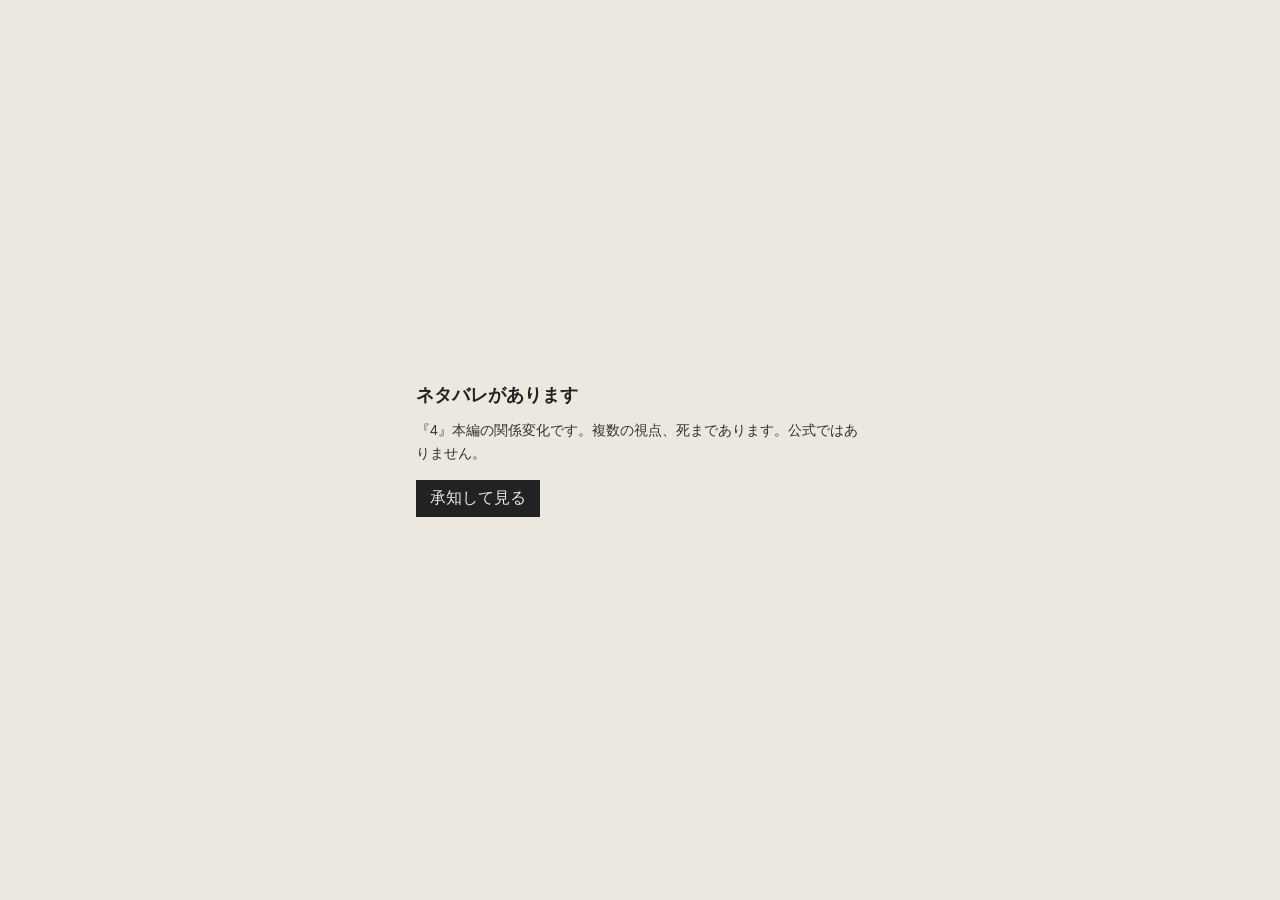
<file: graph/4/index.html>
<!doctype html>
<html lang="ja">
<head>
  <meta charset="utf-8"/>
  <meta name="robots" content="noindex"/>
  <meta name="viewport" content="width=device-width, initial-scale=1"/>
  <title>龍が如く4 関係図</title>
  <style>
    body { margin: 0; background: #ece8df; color: #222; font-family: "Yu Gothic", Meiryo, sans-serif; }
    header { padding: 16px 24px 8px; }
    h1 { font-size: 20px; font-weight: 600; margin: 0 0 8px; }
    .meta { font-size: 13px; color: #555; margin-bottom: 12px; }
    .meta a { color: inherit; }
    select, input[type=range] { width: min(960px, 100%); }
    .stage { padding: 0 24px 24px; }
    .caption { margin: 8px 0 4px; font-size: 14px; min-height: 2.4em; }
    .cast { font-size: 14px; line-height: 2; color: #333; margin: 0 0 12px; }
    .frame { background: #f4f1ea; border: 1px solid #d4cfc3; }
    ruby { ruby-position: over; }
    ruby rt { font-size: 0.55em; font-weight: 400; color: #555; }
    #gate {
      position: fixed; inset: 0; background: #ece8df; z-index: 2;
      display: flex; align-items: center; justify-content: center; padding: 24px;
    }
    #gate .box { max-width: 28rem; }
    #gate h2 { font-size: 18px; font-weight: 600; margin: 0 0 12px; }
    #gate p { font-size: 14px; line-height: 1.6; margin: 0 0 16px; color: #333; }
    #gate button {
      font: inherit; padding: 8px 14px; background: #222; color: #ece8df; border: 0; cursor: pointer;
    }
    #app.hidden { display: none; }
  </style>
</head>
<body>
  <div id="gate">
    <div class="box">
      <h2>ネタバレがあります</h2>
      <p>『4』本編の関係変化です。複数の視点、死まであります。公式ではありません。</p>
      <button type="button" id="enter">承知して見る</button>
    </div>
  </div>
  <div id="app" class="hidden">
  <header>
    <p class="meta"><a href="../../index.html">入口へ</a> · <a href="../index.html">作品の図</a></p>
    <h1>龍が如く4 関係図</h1>
    <div class="meta">イベント8件。主要な関係の手引き。映像時刻はこれから足します。一度きりの相手は消える。緑は近づき、赤は対立、破線は混在または死。</div>
    <select id="pick"><option value="0">01 秋山が、神室町で金と人情の間に立つ</option>
<option value="1">02 冴島が出所し、真島との25年が動き出す</option>
<option value="2">03 谷村の捜査が、東城会側の事件と重なる</option>
<option value="3">04 桐生は施設を離れ、再び神室町の争いに入る</option>
<option value="4">05 真島と冴島が、25年ぶりに同じ方向を見る</option>
<option value="5">06 東城会の中が割れ、大吾が狙われる</option>
<option value="6">07 桐生、秋山、谷村、冴島が、同じ屋上に揃う</option>
<option value="7">08 決着のあと、桐生は遥のいる場所へ戻る</option></select>
    <div style="margin-top:8px"><input id="slider" type="range" min="0" max="7" value="0"/></div>
    <div class="caption" id="caption"></div>
    <div class="cast" id="cast"></div>
  </header>
  <div class="stage">
    <div class="frame" id="frame"></div>
  </div>
  </div>
  <script>
    const svgs = ["<svg xmlns=\"http://www.w3.org/2000/svg\" viewBox=\"0 0 1040 620\" width=\"1040\" height=\"620\">\n<rect width=\"1040\" height=\"620\" fill=\"#f4f1ea\"/>\n<text x=\"24\" y=\"24\" font-family=\"Yu Gothic, Meiryo, sans-serif\" font-size=\"15\" fill=\"#1c1c1c\">龍が如く4 関係図</text>\n<text x=\"24\" y=\"42\" font-family=\"Yu Gothic, Meiryo, sans-serif\" font-size=\"12\" fill=\"#555\">y4-e001  秋山が、神室町で金と人情の間に立つ</text>\n<text x=\"160.0\" y=\"12.0\" text-anchor=\"middle\" font-family=\"Yu Gothic, Meiryo, sans-serif\" font-size=\"8\" fill=\"#888\">かむろちょう</text>\n<text x=\"160.0\" y=\"22.0\" text-anchor=\"middle\" font-family=\"Yu Gothic, Meiryo, sans-serif\" font-size=\"11\" fill=\"#888\">神室町の昼</text>\n<text x=\"640.0\" y=\"12.0\" text-anchor=\"middle\" font-family=\"Yu Gothic, Meiryo, sans-serif\" font-size=\"8\" fill=\"#888\">きりゅう</text>\n<text x=\"640.0\" y=\"22.0\" text-anchor=\"middle\" font-family=\"Yu Gothic, Meiryo, sans-serif\" font-size=\"11\" fill=\"#888\">桐生</text>\n<line x1=\"160\" y1=\"80\" x2=\"640\" y2=\"240\" stroke=\"#2f6f4e\" stroke-width=\"1.8\"/>\n<text x=\"405.7\" y=\"142.7\" text-anchor=\"middle\" font-family=\"Yu Gothic, Meiryo, sans-serif\" font-size=\"11\" fill=\"#2f6f4e\">金を貸す側</text>\n<rect x=\"112.0\" y=\"56.0\" width=\"96\" height=\"50\" rx=\"3\" fill=\"#ece7dc\" stroke=\"#222\"/>\n<text x=\"146.1\" y=\"78.0\" text-anchor=\"middle\" font-family=\"Yu Gothic, Meiryo, sans-serif\" font-size=\"9\" fill=\"#555\">あきやま</text>\n<text x=\"146.1\" y=\"90.0\" text-anchor=\"middle\" font-family=\"Yu Gothic, Meiryo, sans-serif\" font-size=\"13\" fill=\"#1c1c1c\">秋山</text>\n<text x=\"178.1\" y=\"78.0\" text-anchor=\"middle\" font-family=\"Yu Gothic, Meiryo, sans-serif\" font-size=\"9\" fill=\"#555\">しゅん</text>\n<text x=\"178.1\" y=\"90.0\" text-anchor=\"middle\" font-family=\"Yu Gothic, Meiryo, sans-serif\" font-size=\"13\" fill=\"#1c1c1c\">駿</text>\n<rect x=\"592.0\" y=\"216.0\" width=\"96\" height=\"50\" rx=\"3\" fill=\"#ece7dc\" stroke=\"#222\"/>\n<text x=\"625.5\" y=\"238.0\" text-anchor=\"middle\" font-family=\"Yu Gothic, Meiryo, sans-serif\" font-size=\"9\" fill=\"#555\">きりゅう</text>\n<text x=\"625.5\" y=\"250.0\" text-anchor=\"middle\" font-family=\"Yu Gothic, Meiryo, sans-serif\" font-size=\"13\" fill=\"#1c1c1c\">桐生</text>\n<text x=\"658.1\" y=\"238.0\" text-anchor=\"middle\" font-family=\"Yu Gothic, Meiryo, sans-serif\" font-size=\"9\" fill=\"#555\">かずま</text>\n<text x=\"658.1\" y=\"250.0\" text-anchor=\"middle\" font-family=\"Yu Gothic, Meiryo, sans-serif\" font-size=\"13\" fill=\"#1c1c1c\">一馬</text>\n<text x=\"800\" y=\"600\" font-family=\"Yu Gothic, Meiryo, sans-serif\" font-size=\"11\" fill=\"#777\">緑 plus　赤 minus　破線 mixed/death</text>\n</svg>",
"<svg xmlns=\"http://www.w3.org/2000/svg\" viewBox=\"0 0 1040 620\" width=\"1040\" height=\"620\">\n<rect width=\"1040\" height=\"620\" fill=\"#f4f1ea\"/>\n<text x=\"24\" y=\"24\" font-family=\"Yu Gothic, Meiryo, sans-serif\" font-size=\"15\" fill=\"#1c1c1c\">龍が如く4 関係図</text>\n<text x=\"24\" y=\"42\" font-family=\"Yu Gothic, Meiryo, sans-serif\" font-size=\"12\" fill=\"#555\">y4-e002  冴島が出所し、真島との25年が動き出す</text>\n<text x=\"160.0\" y=\"12.0\" text-anchor=\"middle\" font-family=\"Yu Gothic, Meiryo, sans-serif\" font-size=\"8\" fill=\"#888\">かむろちょう</text>\n<text x=\"160.0\" y=\"22.0\" text-anchor=\"middle\" font-family=\"Yu Gothic, Meiryo, sans-serif\" font-size=\"11\" fill=\"#888\">神室町の昼</text>\n<text x=\"400.0\" y=\"12.0\" text-anchor=\"middle\" font-family=\"Yu Gothic, Meiryo, sans-serif\" font-size=\"8\" fill=\"#888\">にじゅうごねん</text>\n<text x=\"400.0\" y=\"22.0\" text-anchor=\"middle\" font-family=\"Yu Gothic, Meiryo, sans-serif\" font-size=\"11\" fill=\"#888\">25年</text>\n<text x=\"640.0\" y=\"12.0\" text-anchor=\"middle\" font-family=\"Yu Gothic, Meiryo, sans-serif\" font-size=\"8\" fill=\"#888\">きりゅう</text>\n<text x=\"640.0\" y=\"22.0\" text-anchor=\"middle\" font-family=\"Yu Gothic, Meiryo, sans-serif\" font-size=\"11\" fill=\"#888\">桐生</text>\n<line x1=\"160\" y1=\"80\" x2=\"640\" y2=\"240\" stroke=\"#2f6f4e\" stroke-width=\"1.8\"/>\n<text x=\"405.7\" y=\"142.7\" text-anchor=\"middle\" font-family=\"Yu Gothic, Meiryo, sans-serif\" font-size=\"11\" fill=\"#2f6f4e\">金を貸す側</text>\n<line x1=\"400\" y1=\"240\" x2=\"400\" y2=\"80\" stroke=\"#8a6a22\" stroke-width=\"1.8\" stroke-dasharray='6 4'/>\n<text x=\"382.0\" y=\"156.0\" text-anchor=\"middle\" font-family=\"Yu Gothic, Meiryo, sans-serif\" font-size=\"11\" fill=\"#8a6a22\">再会が遅れる</text>\n<rect x=\"352.0\" y=\"56.0\" width=\"96\" height=\"50\" rx=\"3\" fill=\"#ece7dc\" stroke=\"#222\"/>\n<text x=\"385.5\" y=\"78.0\" text-anchor=\"middle\" font-family=\"Yu Gothic, Meiryo, sans-serif\" font-size=\"9\" fill=\"#555\">さえじま</text>\n<text x=\"385.5\" y=\"90.0\" text-anchor=\"middle\" font-family=\"Yu Gothic, Meiryo, sans-serif\" font-size=\"13\" fill=\"#1c1c1c\">冴島</text>\n<text x=\"418.1\" y=\"78.0\" text-anchor=\"middle\" font-family=\"Yu Gothic, Meiryo, sans-serif\" font-size=\"9\" fill=\"#555\">たいが</text>\n<text x=\"418.1\" y=\"90.0\" text-anchor=\"middle\" font-family=\"Yu Gothic, Meiryo, sans-serif\" font-size=\"13\" fill=\"#1c1c1c\">大河</text>\n<rect x=\"112.0\" y=\"56.0\" width=\"96\" height=\"50\" rx=\"3\" fill=\"#ece7dc\" stroke=\"#222\"/>\n<text x=\"146.1\" y=\"78.0\" text-anchor=\"middle\" font-family=\"Yu Gothic, Meiryo, sans-serif\" font-size=\"9\" fill=\"#555\">あきやま</text>\n<text x=\"146.1\" y=\"90.0\" text-anchor=\"middle\" font-family=\"Yu Gothic, Meiryo, sans-serif\" font-size=\"13\" fill=\"#1c1c1c\">秋山</text>\n<text x=\"178.1\" y=\"78.0\" text-anchor=\"middle\" font-family=\"Yu Gothic, Meiryo, sans-serif\" font-size=\"9\" fill=\"#555\">しゅん</text>\n<text x=\"178.1\" y=\"90.0\" text-anchor=\"middle\" font-family=\"Yu Gothic, Meiryo, sans-serif\" font-size=\"13\" fill=\"#1c1c1c\">駿</text>\n<rect x=\"592.0\" y=\"216.0\" width=\"96\" height=\"50\" rx=\"3\" fill=\"#ece7dc\" stroke=\"#222\"/>\n<text x=\"625.5\" y=\"238.0\" text-anchor=\"middle\" font-family=\"Yu Gothic, Meiryo, sans-serif\" font-size=\"9\" fill=\"#555\">きりゅう</text>\n<text x=\"625.5\" y=\"250.0\" text-anchor=\"middle\" font-family=\"Yu Gothic, Meiryo, sans-serif\" font-size=\"13\" fill=\"#1c1c1c\">桐生</text>\n<text x=\"658.1\" y=\"238.0\" text-anchor=\"middle\" font-family=\"Yu Gothic, Meiryo, sans-serif\" font-size=\"9\" fill=\"#555\">かずま</text>\n<text x=\"658.1\" y=\"250.0\" text-anchor=\"middle\" font-family=\"Yu Gothic, Meiryo, sans-serif\" font-size=\"13\" fill=\"#1c1c1c\">一馬</text>\n<rect x=\"352.0\" y=\"216.0\" width=\"96\" height=\"50\" rx=\"3\" fill=\"#ece7dc\" stroke=\"#222\"/>\n<text x=\"385.5\" y=\"238.0\" text-anchor=\"middle\" font-family=\"Yu Gothic, Meiryo, sans-serif\" font-size=\"9\" fill=\"#555\">まじま</text>\n<text x=\"385.5\" y=\"250.0\" text-anchor=\"middle\" font-family=\"Yu Gothic, Meiryo, sans-serif\" font-size=\"13\" fill=\"#1c1c1c\">真島</text>\n<text x=\"414.5\" y=\"238.0\" text-anchor=\"middle\" font-family=\"Yu Gothic, Meiryo, sans-serif\" font-size=\"9\" fill=\"#555\">ごろう</text>\n<text x=\"414.5\" y=\"250.0\" text-anchor=\"middle\" font-family=\"Yu Gothic, Meiryo, sans-serif\" font-size=\"13\" fill=\"#1c1c1c\">吾朗</text>\n<text x=\"800\" y=\"600\" font-family=\"Yu Gothic, Meiryo, sans-serif\" font-size=\"11\" fill=\"#777\">緑 plus　赤 minus　破線 mixed/death</text>\n</svg>",
"<svg xmlns=\"http://www.w3.org/2000/svg\" viewBox=\"0 0 1040 620\" width=\"1040\" height=\"620\">\n<rect width=\"1040\" height=\"620\" fill=\"#f4f1ea\"/>\n<text x=\"24\" y=\"24\" font-family=\"Yu Gothic, Meiryo, sans-serif\" font-size=\"15\" fill=\"#1c1c1c\">龍が如く4 関係図</text>\n<text x=\"24\" y=\"42\" font-family=\"Yu Gothic, Meiryo, sans-serif\" font-size=\"12\" fill=\"#555\">y4-e003  谷村の捜査が、東城会側の事件と重なる</text>\n<text x=\"160.0\" y=\"12.0\" text-anchor=\"middle\" font-family=\"Yu Gothic, Meiryo, sans-serif\" font-size=\"8\" fill=\"#888\">かむろちょう</text>\n<text x=\"160.0\" y=\"22.0\" text-anchor=\"middle\" font-family=\"Yu Gothic, Meiryo, sans-serif\" font-size=\"11\" fill=\"#888\">神室町の昼</text>\n<text x=\"400.0\" y=\"12.0\" text-anchor=\"middle\" font-family=\"Yu Gothic, Meiryo, sans-serif\" font-size=\"8\" fill=\"#888\">にじゅうごねん</text>\n<text x=\"400.0\" y=\"22.0\" text-anchor=\"middle\" font-family=\"Yu Gothic, Meiryo, sans-serif\" font-size=\"11\" fill=\"#888\">25年</text>\n<text x=\"640.0\" y=\"12.0\" text-anchor=\"middle\" font-family=\"Yu Gothic, Meiryo, sans-serif\" font-size=\"8\" fill=\"#888\">きりゅう</text>\n<text x=\"640.0\" y=\"22.0\" text-anchor=\"middle\" font-family=\"Yu Gothic, Meiryo, sans-serif\" font-size=\"11\" fill=\"#888\">桐生</text>\n<line x1=\"160\" y1=\"80\" x2=\"640\" y2=\"240\" stroke=\"#2f6f4e\" stroke-width=\"1.8\"/>\n<text x=\"405.7\" y=\"142.7\" text-anchor=\"middle\" font-family=\"Yu Gothic, Meiryo, sans-serif\" font-size=\"11\" fill=\"#2f6f4e\">金を貸す側</text>\n<line x1=\"400\" y1=\"240\" x2=\"400\" y2=\"80\" stroke=\"#8a6a22\" stroke-width=\"1.8\" stroke-dasharray='6 4'/>\n<text x=\"382.0\" y=\"156.0\" text-anchor=\"middle\" font-family=\"Yu Gothic, Meiryo, sans-serif\" font-size=\"11\" fill=\"#8a6a22\">再会が遅れる</text>\n<line x1=\"640\" y1=\"240\" x2=\"160\" y2=\"240\" stroke=\"#8a6a22\" stroke-width=\"1.8\" stroke-dasharray='6 4'/>\n<text x=\"400.0\" y=\"250.0\" text-anchor=\"middle\" font-family=\"Yu Gothic, Meiryo, sans-serif\" font-size=\"11\" fill=\"#8a6a22\">事件が交差する</text>\n<rect x=\"112.0\" y=\"56.0\" width=\"96\" height=\"50\" rx=\"3\" fill=\"#ece7dc\" stroke=\"#222\"/>\n<text x=\"146.1\" y=\"78.0\" text-anchor=\"middle\" font-family=\"Yu Gothic, Meiryo, sans-serif\" font-size=\"9\" fill=\"#555\">あきやま</text>\n<text x=\"146.1\" y=\"90.0\" text-anchor=\"middle\" font-family=\"Yu Gothic, Meiryo, sans-serif\" font-size=\"13\" fill=\"#1c1c1c\">秋山</text>\n<text x=\"178.1\" y=\"78.0\" text-anchor=\"middle\" font-family=\"Yu Gothic, Meiryo, sans-serif\" font-size=\"9\" fill=\"#555\">しゅん</text>\n<text x=\"178.1\" y=\"90.0\" text-anchor=\"middle\" font-family=\"Yu Gothic, Meiryo, sans-serif\" font-size=\"13\" fill=\"#1c1c1c\">駿</text>\n<rect x=\"352.0\" y=\"56.0\" width=\"96\" height=\"50\" rx=\"3\" fill=\"#ece7dc\" stroke=\"#222\"/>\n<text x=\"385.5\" y=\"78.0\" text-anchor=\"middle\" font-family=\"Yu Gothic, Meiryo, sans-serif\" font-size=\"9\" fill=\"#555\">さえじま</text>\n<text x=\"385.5\" y=\"90.0\" text-anchor=\"middle\" font-family=\"Yu Gothic, Meiryo, sans-serif\" font-size=\"13\" fill=\"#1c1c1c\">冴島</text>\n<text x=\"418.1\" y=\"78.0\" text-anchor=\"middle\" font-family=\"Yu Gothic, Meiryo, sans-serif\" font-size=\"9\" fill=\"#555\">たいが</text>\n<text x=\"418.1\" y=\"90.0\" text-anchor=\"middle\" font-family=\"Yu Gothic, Meiryo, sans-serif\" font-size=\"13\" fill=\"#1c1c1c\">大河</text>\n<rect x=\"592.0\" y=\"216.0\" width=\"96\" height=\"50\" rx=\"3\" fill=\"#ece7dc\" stroke=\"#222\"/>\n<text x=\"625.5\" y=\"238.0\" text-anchor=\"middle\" font-family=\"Yu Gothic, Meiryo, sans-serif\" font-size=\"9\" fill=\"#555\">きりゅう</text>\n<text x=\"625.5\" y=\"250.0\" text-anchor=\"middle\" font-family=\"Yu Gothic, Meiryo, sans-serif\" font-size=\"13\" fill=\"#1c1c1c\">桐生</text>\n<text x=\"658.1\" y=\"238.0\" text-anchor=\"middle\" font-family=\"Yu Gothic, Meiryo, sans-serif\" font-size=\"9\" fill=\"#555\">かずま</text>\n<text x=\"658.1\" y=\"250.0\" text-anchor=\"middle\" font-family=\"Yu Gothic, Meiryo, sans-serif\" font-size=\"13\" fill=\"#1c1c1c\">一馬</text>\n<rect x=\"112.0\" y=\"216.0\" width=\"96\" height=\"50\" rx=\"3\" fill=\"#ece7dc\" stroke=\"#222\"/>\n<text x=\"141.9\" y=\"238.0\" text-anchor=\"middle\" font-family=\"Yu Gothic, Meiryo, sans-serif\" font-size=\"9\" fill=\"#555\">たにむら</text>\n<text x=\"141.9\" y=\"250.0\" text-anchor=\"middle\" font-family=\"Yu Gothic, Meiryo, sans-serif\" font-size=\"13\" fill=\"#1c1c1c\">谷村</text>\n<text x=\"178.1\" y=\"238.0\" text-anchor=\"middle\" font-family=\"Yu Gothic, Meiryo, sans-serif\" font-size=\"9\" fill=\"#555\">まさよし</text>\n<text x=\"178.1\" y=\"250.0\" text-anchor=\"middle\" font-family=\"Yu Gothic, Meiryo, sans-serif\" font-size=\"13\" fill=\"#1c1c1c\">正義</text>\n<rect x=\"352.0\" y=\"216.0\" width=\"96\" height=\"50\" rx=\"3\" fill=\"#ece7dc\" stroke=\"#222\"/>\n<text x=\"385.5\" y=\"238.0\" text-anchor=\"middle\" font-family=\"Yu Gothic, Meiryo, sans-serif\" font-size=\"9\" fill=\"#555\">まじま</text>\n<text x=\"385.5\" y=\"250.0\" text-anchor=\"middle\" font-family=\"Yu Gothic, Meiryo, sans-serif\" font-size=\"13\" fill=\"#1c1c1c\">真島</text>\n<text x=\"414.5\" y=\"238.0\" text-anchor=\"middle\" font-family=\"Yu Gothic, Meiryo, sans-serif\" font-size=\"9\" fill=\"#555\">ごろう</text>\n<text x=\"414.5\" y=\"250.0\" text-anchor=\"middle\" font-family=\"Yu Gothic, Meiryo, sans-serif\" font-size=\"13\" fill=\"#1c1c1c\">吾朗</text>\n<text x=\"800\" y=\"600\" font-family=\"Yu Gothic, Meiryo, sans-serif\" font-size=\"11\" fill=\"#777\">緑 plus　赤 minus　破線 mixed/death</text>\n</svg>",
"<svg xmlns=\"http://www.w3.org/2000/svg\" viewBox=\"0 0 1040 620\" width=\"1040\" height=\"620\">\n<rect width=\"1040\" height=\"620\" fill=\"#f4f1ea\"/>\n<text x=\"24\" y=\"24\" font-family=\"Yu Gothic, Meiryo, sans-serif\" font-size=\"15\" fill=\"#1c1c1c\">龍が如く4 関係図</text>\n<text x=\"24\" y=\"42\" font-family=\"Yu Gothic, Meiryo, sans-serif\" font-size=\"12\" fill=\"#555\">y4-e004  桐生は施設を離れ、再び神室町の争いに入る</text>\n<text x=\"160.0\" y=\"12.0\" text-anchor=\"middle\" font-family=\"Yu Gothic, Meiryo, sans-serif\" font-size=\"8\" fill=\"#888\">かむろちょう</text>\n<text x=\"160.0\" y=\"22.0\" text-anchor=\"middle\" font-family=\"Yu Gothic, Meiryo, sans-serif\" font-size=\"11\" fill=\"#888\">神室町の昼</text>\n<text x=\"400.0\" y=\"12.0\" text-anchor=\"middle\" font-family=\"Yu Gothic, Meiryo, sans-serif\" font-size=\"8\" fill=\"#888\">にじゅうごねん</text>\n<text x=\"400.0\" y=\"22.0\" text-anchor=\"middle\" font-family=\"Yu Gothic, Meiryo, sans-serif\" font-size=\"11\" fill=\"#888\">25年</text>\n<text x=\"640.0\" y=\"12.0\" text-anchor=\"middle\" font-family=\"Yu Gothic, Meiryo, sans-serif\" font-size=\"8\" fill=\"#888\">きりゅう</text>\n<text x=\"640.0\" y=\"22.0\" text-anchor=\"middle\" font-family=\"Yu Gothic, Meiryo, sans-serif\" font-size=\"11\" fill=\"#888\">桐生</text>\n<line x1=\"160\" y1=\"80\" x2=\"640\" y2=\"240\" stroke=\"#2f6f4e\" stroke-width=\"1.8\"/>\n<text x=\"405.7\" y=\"142.7\" text-anchor=\"middle\" font-family=\"Yu Gothic, Meiryo, sans-serif\" font-size=\"11\" fill=\"#2f6f4e\">金を貸す側</text>\n<line x1=\"400\" y1=\"240\" x2=\"400\" y2=\"80\" stroke=\"#8a6a22\" stroke-width=\"1.8\" stroke-dasharray='6 4'/>\n<text x=\"382.0\" y=\"156.0\" text-anchor=\"middle\" font-family=\"Yu Gothic, Meiryo, sans-serif\" font-size=\"11\" fill=\"#8a6a22\">再会が遅れる</text>\n<line x1=\"640\" y1=\"240\" x2=\"160\" y2=\"240\" stroke=\"#8a6a22\" stroke-width=\"1.8\" stroke-dasharray='6 4'/>\n<text x=\"400.0\" y=\"250.0\" text-anchor=\"middle\" font-family=\"Yu Gothic, Meiryo, sans-serif\" font-size=\"11\" fill=\"#8a6a22\">事件が交差する</text>\n<line x1=\"640\" y1=\"400\" x2=\"640\" y2=\"240\" stroke=\"#a33b3b\" stroke-width=\"2.4\"/>\n<text x=\"658.0\" y=\"316.0\" text-anchor=\"middle\" font-family=\"Yu Gothic, Meiryo, sans-serif\" font-size=\"11\" fill=\"#a33b3b\">また神室町へ</text>\n<rect x=\"112.0\" y=\"56.0\" width=\"96\" height=\"50\" rx=\"3\" fill=\"#ece7dc\" stroke=\"#222\"/>\n<text x=\"146.1\" y=\"78.0\" text-anchor=\"middle\" font-family=\"Yu Gothic, Meiryo, sans-serif\" font-size=\"9\" fill=\"#555\">あきやま</text>\n<text x=\"146.1\" y=\"90.0\" text-anchor=\"middle\" font-family=\"Yu Gothic, Meiryo, sans-serif\" font-size=\"13\" fill=\"#1c1c1c\">秋山</text>\n<text x=\"178.1\" y=\"78.0\" text-anchor=\"middle\" font-family=\"Yu Gothic, Meiryo, sans-serif\" font-size=\"9\" fill=\"#555\">しゅん</text>\n<text x=\"178.1\" y=\"90.0\" text-anchor=\"middle\" font-family=\"Yu Gothic, Meiryo, sans-serif\" font-size=\"13\" fill=\"#1c1c1c\">駿</text>\n<rect x=\"352.0\" y=\"56.0\" width=\"96\" height=\"50\" rx=\"3\" fill=\"#ece7dc\" stroke=\"#222\"/>\n<text x=\"385.5\" y=\"78.0\" text-anchor=\"middle\" font-family=\"Yu Gothic, Meiryo, sans-serif\" font-size=\"9\" fill=\"#555\">さえじま</text>\n<text x=\"385.5\" y=\"90.0\" text-anchor=\"middle\" font-family=\"Yu Gothic, Meiryo, sans-serif\" font-size=\"13\" fill=\"#1c1c1c\">冴島</text>\n<text x=\"418.1\" y=\"78.0\" text-anchor=\"middle\" font-family=\"Yu Gothic, Meiryo, sans-serif\" font-size=\"9\" fill=\"#555\">たいが</text>\n<text x=\"418.1\" y=\"90.0\" text-anchor=\"middle\" font-family=\"Yu Gothic, Meiryo, sans-serif\" font-size=\"13\" fill=\"#1c1c1c\">大河</text>\n<rect x=\"592.0\" y=\"216.0\" width=\"96\" height=\"50\" rx=\"3\" fill=\"#ece7dc\" stroke=\"#222\"/>\n<text x=\"625.5\" y=\"238.0\" text-anchor=\"middle\" font-family=\"Yu Gothic, Meiryo, sans-serif\" font-size=\"9\" fill=\"#555\">きりゅう</text>\n<text x=\"625.5\" y=\"250.0\" text-anchor=\"middle\" font-family=\"Yu Gothic, Meiryo, sans-serif\" font-size=\"13\" fill=\"#1c1c1c\">桐生</text>\n<text x=\"658.1\" y=\"238.0\" text-anchor=\"middle\" font-family=\"Yu Gothic, Meiryo, sans-serif\" font-size=\"9\" fill=\"#555\">かずま</text>\n<text x=\"658.1\" y=\"250.0\" text-anchor=\"middle\" font-family=\"Yu Gothic, Meiryo, sans-serif\" font-size=\"13\" fill=\"#1c1c1c\">一馬</text>\n<rect x=\"112.0\" y=\"216.0\" width=\"96\" height=\"50\" rx=\"3\" fill=\"#ece7dc\" stroke=\"#222\"/>\n<text x=\"141.9\" y=\"238.0\" text-anchor=\"middle\" font-family=\"Yu Gothic, Meiryo, sans-serif\" font-size=\"9\" fill=\"#555\">たにむら</text>\n<text x=\"141.9\" y=\"250.0\" text-anchor=\"middle\" font-family=\"Yu Gothic, Meiryo, sans-serif\" font-size=\"13\" fill=\"#1c1c1c\">谷村</text>\n<text x=\"178.1\" y=\"238.0\" text-anchor=\"middle\" font-family=\"Yu Gothic, Meiryo, sans-serif\" font-size=\"9\" fill=\"#555\">まさよし</text>\n<text x=\"178.1\" y=\"250.0\" text-anchor=\"middle\" font-family=\"Yu Gothic, Meiryo, sans-serif\" font-size=\"13\" fill=\"#1c1c1c\">正義</text>\n<rect x=\"352.0\" y=\"216.0\" width=\"96\" height=\"50\" rx=\"3\" fill=\"#ece7dc\" stroke=\"#222\"/>\n<text x=\"385.5\" y=\"238.0\" text-anchor=\"middle\" font-family=\"Yu Gothic, Meiryo, sans-serif\" font-size=\"9\" fill=\"#555\">まじま</text>\n<text x=\"385.5\" y=\"250.0\" text-anchor=\"middle\" font-family=\"Yu Gothic, Meiryo, sans-serif\" font-size=\"13\" fill=\"#1c1c1c\">真島</text>\n<text x=\"414.5\" y=\"238.0\" text-anchor=\"middle\" font-family=\"Yu Gothic, Meiryo, sans-serif\" font-size=\"9\" fill=\"#555\">ごろう</text>\n<text x=\"414.5\" y=\"250.0\" text-anchor=\"middle\" font-family=\"Yu Gothic, Meiryo, sans-serif\" font-size=\"13\" fill=\"#1c1c1c\">吾朗</text>\n<rect x=\"592.0\" y=\"376.0\" width=\"96\" height=\"50\" rx=\"3\" fill=\"#ece7dc\" stroke=\"#222\"/>\n<text x=\"626.1\" y=\"398.0\" text-anchor=\"middle\" font-family=\"Yu Gothic, Meiryo, sans-serif\" font-size=\"9\" fill=\"#555\">さわむら</text>\n<text x=\"626.1\" y=\"410.0\" text-anchor=\"middle\" font-family=\"Yu Gothic, Meiryo, sans-serif\" font-size=\"13\" fill=\"#1c1c1c\">澤村</text>\n<text x=\"658.1\" y=\"398.0\" text-anchor=\"middle\" font-family=\"Yu Gothic, Meiryo, sans-serif\" font-size=\"9\" fill=\"#555\">はるか</text>\n<text x=\"658.1\" y=\"410.0\" text-anchor=\"middle\" font-family=\"Yu Gothic, Meiryo, sans-serif\" font-size=\"13\" fill=\"#1c1c1c\">遥</text>\n<text x=\"800\" y=\"600\" font-family=\"Yu Gothic, Meiryo, sans-serif\" font-size=\"11\" fill=\"#777\">緑 plus　赤 minus　破線 mixed/death</text>\n</svg>",
"<svg xmlns=\"http://www.w3.org/2000/svg\" viewBox=\"0 0 1040 620\" width=\"1040\" height=\"620\">\n<rect width=\"1040\" height=\"620\" fill=\"#f4f1ea\"/>\n<text x=\"24\" y=\"24\" font-family=\"Yu Gothic, Meiryo, sans-serif\" font-size=\"15\" fill=\"#1c1c1c\">龍が如く4 関係図</text>\n<text x=\"24\" y=\"42\" font-family=\"Yu Gothic, Meiryo, sans-serif\" font-size=\"12\" fill=\"#555\">y4-e005  真島と冴島が、25年ぶりに同じ方向を見る</text>\n<text x=\"160.0\" y=\"12.0\" text-anchor=\"middle\" font-family=\"Yu Gothic, Meiryo, sans-serif\" font-size=\"8\" fill=\"#888\">かむろちょう</text>\n<text x=\"160.0\" y=\"22.0\" text-anchor=\"middle\" font-family=\"Yu Gothic, Meiryo, sans-serif\" font-size=\"11\" fill=\"#888\">神室町の昼</text>\n<text x=\"400.0\" y=\"12.0\" text-anchor=\"middle\" font-family=\"Yu Gothic, Meiryo, sans-serif\" font-size=\"8\" fill=\"#888\">にじゅうごねん</text>\n<text x=\"400.0\" y=\"22.0\" text-anchor=\"middle\" font-family=\"Yu Gothic, Meiryo, sans-serif\" font-size=\"11\" fill=\"#888\">25年</text>\n<text x=\"640.0\" y=\"12.0\" text-anchor=\"middle\" font-family=\"Yu Gothic, Meiryo, sans-serif\" font-size=\"8\" fill=\"#888\">きりゅう</text>\n<text x=\"640.0\" y=\"22.0\" text-anchor=\"middle\" font-family=\"Yu Gothic, Meiryo, sans-serif\" font-size=\"11\" fill=\"#888\">桐生</text>\n<line x1=\"160\" y1=\"80\" x2=\"640\" y2=\"240\" stroke=\"#2f6f4e\" stroke-width=\"1.8\"/>\n<text x=\"405.7\" y=\"142.7\" text-anchor=\"middle\" font-family=\"Yu Gothic, Meiryo, sans-serif\" font-size=\"11\" fill=\"#2f6f4e\">金を貸す側</text>\n<line x1=\"400\" y1=\"240\" x2=\"400\" y2=\"80\" stroke=\"#2f6f4e\" stroke-width=\"1.8\"/>\n<text x=\"382.0\" y=\"156.0\" text-anchor=\"middle\" font-family=\"Yu Gothic, Meiryo, sans-serif\" font-size=\"11\" fill=\"#2f6f4e\">同じ側に戻る</text>\n<line x1=\"640\" y1=\"240\" x2=\"160\" y2=\"240\" stroke=\"#8a6a22\" stroke-width=\"1.8\" stroke-dasharray='6 4'/>\n<text x=\"400.0\" y=\"250.0\" text-anchor=\"middle\" font-family=\"Yu Gothic, Meiryo, sans-serif\" font-size=\"11\" fill=\"#8a6a22\">事件が交差する</text>\n<line x1=\"640\" y1=\"400\" x2=\"640\" y2=\"240\" stroke=\"#a33b3b\" stroke-width=\"2.4\"/>\n<text x=\"658.0\" y=\"316.0\" text-anchor=\"middle\" font-family=\"Yu Gothic, Meiryo, sans-serif\" font-size=\"11\" fill=\"#a33b3b\">また神室町へ</text>\n<rect x=\"112.0\" y=\"56.0\" width=\"96\" height=\"50\" rx=\"3\" fill=\"#ece7dc\" stroke=\"#222\"/>\n<text x=\"146.1\" y=\"78.0\" text-anchor=\"middle\" font-family=\"Yu Gothic, Meiryo, sans-serif\" font-size=\"9\" fill=\"#555\">あきやま</text>\n<text x=\"146.1\" y=\"90.0\" text-anchor=\"middle\" font-family=\"Yu Gothic, Meiryo, sans-serif\" font-size=\"13\" fill=\"#1c1c1c\">秋山</text>\n<text x=\"178.1\" y=\"78.0\" text-anchor=\"middle\" font-family=\"Yu Gothic, Meiryo, sans-serif\" font-size=\"9\" fill=\"#555\">しゅん</text>\n<text x=\"178.1\" y=\"90.0\" text-anchor=\"middle\" font-family=\"Yu Gothic, Meiryo, sans-serif\" font-size=\"13\" fill=\"#1c1c1c\">駿</text>\n<rect x=\"352.0\" y=\"56.0\" width=\"96\" height=\"50\" rx=\"3\" fill=\"#ece7dc\" stroke=\"#222\"/>\n<text x=\"385.5\" y=\"78.0\" text-anchor=\"middle\" font-family=\"Yu Gothic, Meiryo, sans-serif\" font-size=\"9\" fill=\"#555\">さえじま</text>\n<text x=\"385.5\" y=\"90.0\" text-anchor=\"middle\" font-family=\"Yu Gothic, Meiryo, sans-serif\" font-size=\"13\" fill=\"#1c1c1c\">冴島</text>\n<text x=\"418.1\" y=\"78.0\" text-anchor=\"middle\" font-family=\"Yu Gothic, Meiryo, sans-serif\" font-size=\"9\" fill=\"#555\">たいが</text>\n<text x=\"418.1\" y=\"90.0\" text-anchor=\"middle\" font-family=\"Yu Gothic, Meiryo, sans-serif\" font-size=\"13\" fill=\"#1c1c1c\">大河</text>\n<rect x=\"592.0\" y=\"216.0\" width=\"96\" height=\"50\" rx=\"3\" fill=\"#ece7dc\" stroke=\"#222\"/>\n<text x=\"625.5\" y=\"238.0\" text-anchor=\"middle\" font-family=\"Yu Gothic, Meiryo, sans-serif\" font-size=\"9\" fill=\"#555\">きりゅう</text>\n<text x=\"625.5\" y=\"250.0\" text-anchor=\"middle\" font-family=\"Yu Gothic, Meiryo, sans-serif\" font-size=\"13\" fill=\"#1c1c1c\">桐生</text>\n<text x=\"658.1\" y=\"238.0\" text-anchor=\"middle\" font-family=\"Yu Gothic, Meiryo, sans-serif\" font-size=\"9\" fill=\"#555\">かずま</text>\n<text x=\"658.1\" y=\"250.0\" text-anchor=\"middle\" font-family=\"Yu Gothic, Meiryo, sans-serif\" font-size=\"13\" fill=\"#1c1c1c\">一馬</text>\n<rect x=\"112.0\" y=\"216.0\" width=\"96\" height=\"50\" rx=\"3\" fill=\"#ece7dc\" stroke=\"#222\"/>\n<text x=\"141.9\" y=\"238.0\" text-anchor=\"middle\" font-family=\"Yu Gothic, Meiryo, sans-serif\" font-size=\"9\" fill=\"#555\">たにむら</text>\n<text x=\"141.9\" y=\"250.0\" text-anchor=\"middle\" font-family=\"Yu Gothic, Meiryo, sans-serif\" font-size=\"13\" fill=\"#1c1c1c\">谷村</text>\n<text x=\"178.1\" y=\"238.0\" text-anchor=\"middle\" font-family=\"Yu Gothic, Meiryo, sans-serif\" font-size=\"9\" fill=\"#555\">まさよし</text>\n<text x=\"178.1\" y=\"250.0\" text-anchor=\"middle\" font-family=\"Yu Gothic, Meiryo, sans-serif\" font-size=\"13\" fill=\"#1c1c1c\">正義</text>\n<rect x=\"352.0\" y=\"216.0\" width=\"96\" height=\"50\" rx=\"3\" fill=\"#ece7dc\" stroke=\"#222\"/>\n<text x=\"385.5\" y=\"238.0\" text-anchor=\"middle\" font-family=\"Yu Gothic, Meiryo, sans-serif\" font-size=\"9\" fill=\"#555\">まじま</text>\n<text x=\"385.5\" y=\"250.0\" text-anchor=\"middle\" font-family=\"Yu Gothic, Meiryo, sans-serif\" font-size=\"13\" fill=\"#1c1c1c\">真島</text>\n<text x=\"414.5\" y=\"238.0\" text-anchor=\"middle\" font-family=\"Yu Gothic, Meiryo, sans-serif\" font-size=\"9\" fill=\"#555\">ごろう</text>\n<text x=\"414.5\" y=\"250.0\" text-anchor=\"middle\" font-family=\"Yu Gothic, Meiryo, sans-serif\" font-size=\"13\" fill=\"#1c1c1c\">吾朗</text>\n<rect x=\"592.0\" y=\"376.0\" width=\"96\" height=\"50\" rx=\"3\" fill=\"#ece7dc\" stroke=\"#222\"/>\n<text x=\"626.1\" y=\"398.0\" text-anchor=\"middle\" font-family=\"Yu Gothic, Meiryo, sans-serif\" font-size=\"9\" fill=\"#555\">さわむら</text>\n<text x=\"626.1\" y=\"410.0\" text-anchor=\"middle\" font-family=\"Yu Gothic, Meiryo, sans-serif\" font-size=\"13\" fill=\"#1c1c1c\">澤村</text>\n<text x=\"658.1\" y=\"398.0\" text-anchor=\"middle\" font-family=\"Yu Gothic, Meiryo, sans-serif\" font-size=\"9\" fill=\"#555\">はるか</text>\n<text x=\"658.1\" y=\"410.0\" text-anchor=\"middle\" font-family=\"Yu Gothic, Meiryo, sans-serif\" font-size=\"13\" fill=\"#1c1c1c\">遥</text>\n<text x=\"800\" y=\"600\" font-family=\"Yu Gothic, Meiryo, sans-serif\" font-size=\"11\" fill=\"#777\">緑 plus　赤 minus　破線 mixed/death</text>\n</svg>",
"<svg xmlns=\"http://www.w3.org/2000/svg\" viewBox=\"0 0 1040 620\" width=\"1040\" height=\"620\">\n<rect width=\"1040\" height=\"620\" fill=\"#f4f1ea\"/>\n<text x=\"24\" y=\"24\" font-family=\"Yu Gothic, Meiryo, sans-serif\" font-size=\"15\" fill=\"#1c1c1c\">龍が如く4 関係図</text>\n<text x=\"24\" y=\"42\" font-family=\"Yu Gothic, Meiryo, sans-serif\" font-size=\"12\" fill=\"#555\">y4-e006  東城会の中が割れ、大吾が狙われる</text>\n<text x=\"160.0\" y=\"12.0\" text-anchor=\"middle\" font-family=\"Yu Gothic, Meiryo, sans-serif\" font-size=\"8\" fill=\"#888\">かむろちょう</text>\n<text x=\"160.0\" y=\"22.0\" text-anchor=\"middle\" font-family=\"Yu Gothic, Meiryo, sans-serif\" font-size=\"11\" fill=\"#888\">神室町の昼</text>\n<text x=\"400.0\" y=\"12.0\" text-anchor=\"middle\" font-family=\"Yu Gothic, Meiryo, sans-serif\" font-size=\"8\" fill=\"#888\">にじゅうごねん</text>\n<text x=\"400.0\" y=\"22.0\" text-anchor=\"middle\" font-family=\"Yu Gothic, Meiryo, sans-serif\" font-size=\"11\" fill=\"#888\">25年</text>\n<text x=\"640.0\" y=\"12.0\" text-anchor=\"middle\" font-family=\"Yu Gothic, Meiryo, sans-serif\" font-size=\"8\" fill=\"#888\">きりゅう</text>\n<text x=\"640.0\" y=\"22.0\" text-anchor=\"middle\" font-family=\"Yu Gothic, Meiryo, sans-serif\" font-size=\"11\" fill=\"#888\">桐生</text>\n<line x1=\"160\" y1=\"80\" x2=\"640\" y2=\"240\" stroke=\"#2f6f4e\" stroke-width=\"1.8\"/>\n<text x=\"405.7\" y=\"142.7\" text-anchor=\"middle\" font-family=\"Yu Gothic, Meiryo, sans-serif\" font-size=\"11\" fill=\"#2f6f4e\">金を貸す側</text>\n<line x1=\"400\" y1=\"240\" x2=\"400\" y2=\"80\" stroke=\"#2f6f4e\" stroke-width=\"1.8\"/>\n<text x=\"382.0\" y=\"156.0\" text-anchor=\"middle\" font-family=\"Yu Gothic, Meiryo, sans-serif\" font-size=\"11\" fill=\"#2f6f4e\">同じ側に戻る</text>\n<line x1=\"640\" y1=\"240\" x2=\"160\" y2=\"240\" stroke=\"#8a6a22\" stroke-width=\"1.8\" stroke-dasharray='6 4'/>\n<text x=\"400.0\" y=\"250.0\" text-anchor=\"middle\" font-family=\"Yu Gothic, Meiryo, sans-serif\" font-size=\"11\" fill=\"#8a6a22\">事件が交差する</text>\n<line x1=\"640\" y1=\"400\" x2=\"640\" y2=\"240\" stroke=\"#a33b3b\" stroke-width=\"2.4\"/>\n<text x=\"658.0\" y=\"316.0\" text-anchor=\"middle\" font-family=\"Yu Gothic, Meiryo, sans-serif\" font-size=\"11\" fill=\"#a33b3b\">また神室町へ</text>\n<line x1=\"640\" y1=\"80\" x2=\"640\" y2=\"240\" stroke=\"#a33b3b\" stroke-width=\"2.4\"/>\n<text x=\"622.0\" y=\"156.0\" text-anchor=\"middle\" font-family=\"Yu Gothic, Meiryo, sans-serif\" font-size=\"11\" fill=\"#a33b3b\">大吾が囚われる</text>\n<rect x=\"592.0\" y=\"56.0\" width=\"96\" height=\"50\" rx=\"3\" fill=\"#ece7dc\" stroke=\"#222\"/>\n<text x=\"625.5\" y=\"78.0\" text-anchor=\"middle\" font-family=\"Yu Gothic, Meiryo, sans-serif\" font-size=\"9\" fill=\"#555\">どうじま</text>\n<text x=\"625.5\" y=\"90.0\" text-anchor=\"middle\" font-family=\"Yu Gothic, Meiryo, sans-serif\" font-size=\"13\" fill=\"#1c1c1c\">堂島</text>\n<text x=\"658.1\" y=\"78.0\" text-anchor=\"middle\" font-family=\"Yu Gothic, Meiryo, sans-serif\" font-size=\"9\" fill=\"#555\">だいご</text>\n<text x=\"658.1\" y=\"90.0\" text-anchor=\"middle\" font-family=\"Yu Gothic, Meiryo, sans-serif\" font-size=\"13\" fill=\"#1c1c1c\">大吾</text>\n<rect x=\"112.0\" y=\"56.0\" width=\"96\" height=\"50\" rx=\"3\" fill=\"#ece7dc\" stroke=\"#222\"/>\n<text x=\"146.1\" y=\"78.0\" text-anchor=\"middle\" font-family=\"Yu Gothic, Meiryo, sans-serif\" font-size=\"9\" fill=\"#555\">あきやま</text>\n<text x=\"146.1\" y=\"90.0\" text-anchor=\"middle\" font-family=\"Yu Gothic, Meiryo, sans-serif\" font-size=\"13\" fill=\"#1c1c1c\">秋山</text>\n<text x=\"178.1\" y=\"78.0\" text-anchor=\"middle\" font-family=\"Yu Gothic, Meiryo, sans-serif\" font-size=\"9\" fill=\"#555\">しゅん</text>\n<text x=\"178.1\" y=\"90.0\" text-anchor=\"middle\" font-family=\"Yu Gothic, Meiryo, sans-serif\" font-size=\"13\" fill=\"#1c1c1c\">駿</text>\n<rect x=\"352.0\" y=\"56.0\" width=\"96\" height=\"50\" rx=\"3\" fill=\"#ece7dc\" stroke=\"#222\"/>\n<text x=\"385.5\" y=\"78.0\" text-anchor=\"middle\" font-family=\"Yu Gothic, Meiryo, sans-serif\" font-size=\"9\" fill=\"#555\">さえじま</text>\n<text x=\"385.5\" y=\"90.0\" text-anchor=\"middle\" font-family=\"Yu Gothic, Meiryo, sans-serif\" font-size=\"13\" fill=\"#1c1c1c\">冴島</text>\n<text x=\"418.1\" y=\"78.0\" text-anchor=\"middle\" font-family=\"Yu Gothic, Meiryo, sans-serif\" font-size=\"9\" fill=\"#555\">たいが</text>\n<text x=\"418.1\" y=\"90.0\" text-anchor=\"middle\" font-family=\"Yu Gothic, Meiryo, sans-serif\" font-size=\"13\" fill=\"#1c1c1c\">大河</text>\n<rect x=\"592.0\" y=\"216.0\" width=\"96\" height=\"50\" rx=\"3\" fill=\"#ece7dc\" stroke=\"#222\"/>\n<text x=\"625.5\" y=\"238.0\" text-anchor=\"middle\" font-family=\"Yu Gothic, Meiryo, sans-serif\" font-size=\"9\" fill=\"#555\">きりゅう</text>\n<text x=\"625.5\" y=\"250.0\" text-anchor=\"middle\" font-family=\"Yu Gothic, Meiryo, sans-serif\" font-size=\"13\" fill=\"#1c1c1c\">桐生</text>\n<text x=\"658.1\" y=\"238.0\" text-anchor=\"middle\" font-family=\"Yu Gothic, Meiryo, sans-serif\" font-size=\"9\" fill=\"#555\">かずま</text>\n<text x=\"658.1\" y=\"250.0\" text-anchor=\"middle\" font-family=\"Yu Gothic, Meiryo, sans-serif\" font-size=\"13\" fill=\"#1c1c1c\">一馬</text>\n<rect x=\"112.0\" y=\"216.0\" width=\"96\" height=\"50\" rx=\"3\" fill=\"#ece7dc\" stroke=\"#222\"/>\n<text x=\"141.9\" y=\"238.0\" text-anchor=\"middle\" font-family=\"Yu Gothic, Meiryo, sans-serif\" font-size=\"9\" fill=\"#555\">たにむら</text>\n<text x=\"141.9\" y=\"250.0\" text-anchor=\"middle\" font-family=\"Yu Gothic, Meiryo, sans-serif\" font-size=\"13\" fill=\"#1c1c1c\">谷村</text>\n<text x=\"178.1\" y=\"238.0\" text-anchor=\"middle\" font-family=\"Yu Gothic, Meiryo, sans-serif\" font-size=\"9\" fill=\"#555\">まさよし</text>\n<text x=\"178.1\" y=\"250.0\" text-anchor=\"middle\" font-family=\"Yu Gothic, Meiryo, sans-serif\" font-size=\"13\" fill=\"#1c1c1c\">正義</text>\n<rect x=\"352.0\" y=\"216.0\" width=\"96\" height=\"50\" rx=\"3\" fill=\"#ece7dc\" stroke=\"#222\"/>\n<text x=\"385.5\" y=\"238.0\" text-anchor=\"middle\" font-family=\"Yu Gothic, Meiryo, sans-serif\" font-size=\"9\" fill=\"#555\">まじま</text>\n<text x=\"385.5\" y=\"250.0\" text-anchor=\"middle\" font-family=\"Yu Gothic, Meiryo, sans-serif\" font-size=\"13\" fill=\"#1c1c1c\">真島</text>\n<text x=\"414.5\" y=\"238.0\" text-anchor=\"middle\" font-family=\"Yu Gothic, Meiryo, sans-serif\" font-size=\"9\" fill=\"#555\">ごろう</text>\n<text x=\"414.5\" y=\"250.0\" text-anchor=\"middle\" font-family=\"Yu Gothic, Meiryo, sans-serif\" font-size=\"13\" fill=\"#1c1c1c\">吾朗</text>\n<rect x=\"592.0\" y=\"376.0\" width=\"96\" height=\"50\" rx=\"3\" fill=\"#ece7dc\" stroke=\"#222\"/>\n<text x=\"626.1\" y=\"398.0\" text-anchor=\"middle\" font-family=\"Yu Gothic, Meiryo, sans-serif\" font-size=\"9\" fill=\"#555\">さわむら</text>\n<text x=\"626.1\" y=\"410.0\" text-anchor=\"middle\" font-family=\"Yu Gothic, Meiryo, sans-serif\" font-size=\"13\" fill=\"#1c1c1c\">澤村</text>\n<text x=\"658.1\" y=\"398.0\" text-anchor=\"middle\" font-family=\"Yu Gothic, Meiryo, sans-serif\" font-size=\"9\" fill=\"#555\">はるか</text>\n<text x=\"658.1\" y=\"410.0\" text-anchor=\"middle\" font-family=\"Yu Gothic, Meiryo, sans-serif\" font-size=\"13\" fill=\"#1c1c1c\">遥</text>\n<text x=\"800\" y=\"600\" font-family=\"Yu Gothic, Meiryo, sans-serif\" font-size=\"11\" fill=\"#777\">緑 plus　赤 minus　破線 mixed/death</text>\n</svg>",
"<svg xmlns=\"http://www.w3.org/2000/svg\" viewBox=\"0 0 1040 620\" width=\"1040\" height=\"620\">\n<rect width=\"1040\" height=\"620\" fill=\"#f4f1ea\"/>\n<text x=\"24\" y=\"24\" font-family=\"Yu Gothic, Meiryo, sans-serif\" font-size=\"15\" fill=\"#1c1c1c\">龍が如く4 関係図</text>\n<text x=\"24\" y=\"42\" font-family=\"Yu Gothic, Meiryo, sans-serif\" font-size=\"12\" fill=\"#555\">y4-e007  桐生、秋山、谷村、冴島が、同じ屋上に揃う</text>\n<text x=\"160.0\" y=\"12.0\" text-anchor=\"middle\" font-family=\"Yu Gothic, Meiryo, sans-serif\" font-size=\"8\" fill=\"#888\">かむろちょう</text>\n<text x=\"160.0\" y=\"22.0\" text-anchor=\"middle\" font-family=\"Yu Gothic, Meiryo, sans-serif\" font-size=\"11\" fill=\"#888\">神室町の昼</text>\n<text x=\"400.0\" y=\"12.0\" text-anchor=\"middle\" font-family=\"Yu Gothic, Meiryo, sans-serif\" font-size=\"8\" fill=\"#888\">にじゅうごねん</text>\n<text x=\"400.0\" y=\"22.0\" text-anchor=\"middle\" font-family=\"Yu Gothic, Meiryo, sans-serif\" font-size=\"11\" fill=\"#888\">25年</text>\n<text x=\"640.0\" y=\"12.0\" text-anchor=\"middle\" font-family=\"Yu Gothic, Meiryo, sans-serif\" font-size=\"8\" fill=\"#888\">きりゅう</text>\n<text x=\"640.0\" y=\"22.0\" text-anchor=\"middle\" font-family=\"Yu Gothic, Meiryo, sans-serif\" font-size=\"11\" fill=\"#888\">桐生</text>\n<line x1=\"160\" y1=\"80\" x2=\"640\" y2=\"240\" stroke=\"#2f6f4e\" stroke-width=\"1.8\"/>\n<text x=\"405.7\" y=\"142.7\" text-anchor=\"middle\" font-family=\"Yu Gothic, Meiryo, sans-serif\" font-size=\"11\" fill=\"#2f6f4e\">金を貸す側</text>\n<line x1=\"400\" y1=\"240\" x2=\"400\" y2=\"80\" stroke=\"#2f6f4e\" stroke-width=\"1.8\"/>\n<text x=\"382.0\" y=\"156.0\" text-anchor=\"middle\" font-family=\"Yu Gothic, Meiryo, sans-serif\" font-size=\"11\" fill=\"#2f6f4e\">同じ側に戻る</text>\n<line x1=\"640\" y1=\"240\" x2=\"160\" y2=\"240\" stroke=\"#8a6a22\" stroke-width=\"1.8\" stroke-dasharray='6 4'/>\n<text x=\"400.0\" y=\"250.0\" text-anchor=\"middle\" font-family=\"Yu Gothic, Meiryo, sans-serif\" font-size=\"11\" fill=\"#8a6a22\">事件が交差する</text>\n<line x1=\"640\" y1=\"400\" x2=\"640\" y2=\"240\" stroke=\"#a33b3b\" stroke-width=\"2.4\"/>\n<text x=\"658.0\" y=\"316.0\" text-anchor=\"middle\" font-family=\"Yu Gothic, Meiryo, sans-serif\" font-size=\"11\" fill=\"#a33b3b\">また神室町へ</text>\n<line x1=\"640\" y1=\"80\" x2=\"640\" y2=\"240\" stroke=\"#a33b3b\" stroke-width=\"2.4\"/>\n<text x=\"622.0\" y=\"156.0\" text-anchor=\"middle\" font-family=\"Yu Gothic, Meiryo, sans-serif\" font-size=\"11\" fill=\"#a33b3b\">大吾が囚われる</text>\n<line x1=\"640\" y1=\"240\" x2=\"400\" y2=\"80\" stroke=\"#2f6f4e\" stroke-width=\"1.8\"/>\n<text x=\"530.0\" y=\"144.4\" text-anchor=\"middle\" font-family=\"Yu Gothic, Meiryo, sans-serif\" font-size=\"11\" fill=\"#2f6f4e\">四人で屋上へ</text>\n<rect x=\"592.0\" y=\"56.0\" width=\"96\" height=\"50\" rx=\"3\" fill=\"#ece7dc\" stroke=\"#222\"/>\n<text x=\"625.5\" y=\"78.0\" text-anchor=\"middle\" font-family=\"Yu Gothic, Meiryo, sans-serif\" font-size=\"9\" fill=\"#555\">どうじま</text>\n<text x=\"625.5\" y=\"90.0\" text-anchor=\"middle\" font-family=\"Yu Gothic, Meiryo, sans-serif\" font-size=\"13\" fill=\"#1c1c1c\">堂島</text>\n<text x=\"658.1\" y=\"78.0\" text-anchor=\"middle\" font-family=\"Yu Gothic, Meiryo, sans-serif\" font-size=\"9\" fill=\"#555\">だいご</text>\n<text x=\"658.1\" y=\"90.0\" text-anchor=\"middle\" font-family=\"Yu Gothic, Meiryo, sans-serif\" font-size=\"13\" fill=\"#1c1c1c\">大吾</text>\n<rect x=\"112.0\" y=\"56.0\" width=\"96\" height=\"50\" rx=\"3\" fill=\"#ece7dc\" stroke=\"#222\"/>\n<text x=\"146.1\" y=\"78.0\" text-anchor=\"middle\" font-family=\"Yu Gothic, Meiryo, sans-serif\" font-size=\"9\" fill=\"#555\">あきやま</text>\n<text x=\"146.1\" y=\"90.0\" text-anchor=\"middle\" font-family=\"Yu Gothic, Meiryo, sans-serif\" font-size=\"13\" fill=\"#1c1c1c\">秋山</text>\n<text x=\"178.1\" y=\"78.0\" text-anchor=\"middle\" font-family=\"Yu Gothic, Meiryo, sans-serif\" font-size=\"9\" fill=\"#555\">しゅん</text>\n<text x=\"178.1\" y=\"90.0\" text-anchor=\"middle\" font-family=\"Yu Gothic, Meiryo, sans-serif\" font-size=\"13\" fill=\"#1c1c1c\">駿</text>\n<rect x=\"352.0\" y=\"56.0\" width=\"96\" height=\"50\" rx=\"3\" fill=\"#ece7dc\" stroke=\"#222\"/>\n<text x=\"385.5\" y=\"78.0\" text-anchor=\"middle\" font-family=\"Yu Gothic, Meiryo, sans-serif\" font-size=\"9\" fill=\"#555\">さえじま</text>\n<text x=\"385.5\" y=\"90.0\" text-anchor=\"middle\" font-family=\"Yu Gothic, Meiryo, sans-serif\" font-size=\"13\" fill=\"#1c1c1c\">冴島</text>\n<text x=\"418.1\" y=\"78.0\" text-anchor=\"middle\" font-family=\"Yu Gothic, Meiryo, sans-serif\" font-size=\"9\" fill=\"#555\">たいが</text>\n<text x=\"418.1\" y=\"90.0\" text-anchor=\"middle\" font-family=\"Yu Gothic, Meiryo, sans-serif\" font-size=\"13\" fill=\"#1c1c1c\">大河</text>\n<rect x=\"592.0\" y=\"216.0\" width=\"96\" height=\"50\" rx=\"3\" fill=\"#ece7dc\" stroke=\"#222\"/>\n<text x=\"625.5\" y=\"238.0\" text-anchor=\"middle\" font-family=\"Yu Gothic, Meiryo, sans-serif\" font-size=\"9\" fill=\"#555\">きりゅう</text>\n<text x=\"625.5\" y=\"250.0\" text-anchor=\"middle\" font-family=\"Yu Gothic, Meiryo, sans-serif\" font-size=\"13\" fill=\"#1c1c1c\">桐生</text>\n<text x=\"658.1\" y=\"238.0\" text-anchor=\"middle\" font-family=\"Yu Gothic, Meiryo, sans-serif\" font-size=\"9\" fill=\"#555\">かずま</text>\n<text x=\"658.1\" y=\"250.0\" text-anchor=\"middle\" font-family=\"Yu Gothic, Meiryo, sans-serif\" font-size=\"13\" fill=\"#1c1c1c\">一馬</text>\n<rect x=\"112.0\" y=\"216.0\" width=\"96\" height=\"50\" rx=\"3\" fill=\"#ece7dc\" stroke=\"#222\"/>\n<text x=\"141.9\" y=\"238.0\" text-anchor=\"middle\" font-family=\"Yu Gothic, Meiryo, sans-serif\" font-size=\"9\" fill=\"#555\">たにむら</text>\n<text x=\"141.9\" y=\"250.0\" text-anchor=\"middle\" font-family=\"Yu Gothic, Meiryo, sans-serif\" font-size=\"13\" fill=\"#1c1c1c\">谷村</text>\n<text x=\"178.1\" y=\"238.0\" text-anchor=\"middle\" font-family=\"Yu Gothic, Meiryo, sans-serif\" font-size=\"9\" fill=\"#555\">まさよし</text>\n<text x=\"178.1\" y=\"250.0\" text-anchor=\"middle\" font-family=\"Yu Gothic, Meiryo, sans-serif\" font-size=\"13\" fill=\"#1c1c1c\">正義</text>\n<rect x=\"352.0\" y=\"216.0\" width=\"96\" height=\"50\" rx=\"3\" fill=\"#ece7dc\" stroke=\"#222\"/>\n<text x=\"385.5\" y=\"238.0\" text-anchor=\"middle\" font-family=\"Yu Gothic, Meiryo, sans-serif\" font-size=\"9\" fill=\"#555\">まじま</text>\n<text x=\"385.5\" y=\"250.0\" text-anchor=\"middle\" font-family=\"Yu Gothic, Meiryo, sans-serif\" font-size=\"13\" fill=\"#1c1c1c\">真島</text>\n<text x=\"414.5\" y=\"238.0\" text-anchor=\"middle\" font-family=\"Yu Gothic, Meiryo, sans-serif\" font-size=\"9\" fill=\"#555\">ごろう</text>\n<text x=\"414.5\" y=\"250.0\" text-anchor=\"middle\" font-family=\"Yu Gothic, Meiryo, sans-serif\" font-size=\"13\" fill=\"#1c1c1c\">吾朗</text>\n<rect x=\"592.0\" y=\"376.0\" width=\"96\" height=\"50\" rx=\"3\" fill=\"#ece7dc\" stroke=\"#222\"/>\n<text x=\"626.1\" y=\"398.0\" text-anchor=\"middle\" font-family=\"Yu Gothic, Meiryo, sans-serif\" font-size=\"9\" fill=\"#555\">さわむら</text>\n<text x=\"626.1\" y=\"410.0\" text-anchor=\"middle\" font-family=\"Yu Gothic, Meiryo, sans-serif\" font-size=\"13\" fill=\"#1c1c1c\">澤村</text>\n<text x=\"658.1\" y=\"398.0\" text-anchor=\"middle\" font-family=\"Yu Gothic, Meiryo, sans-serif\" font-size=\"9\" fill=\"#555\">はるか</text>\n<text x=\"658.1\" y=\"410.0\" text-anchor=\"middle\" font-family=\"Yu Gothic, Meiryo, sans-serif\" font-size=\"13\" fill=\"#1c1c1c\">遥</text>\n<text x=\"800\" y=\"600\" font-family=\"Yu Gothic, Meiryo, sans-serif\" font-size=\"11\" fill=\"#777\">緑 plus　赤 minus　破線 mixed/death</text>\n</svg>",
"<svg xmlns=\"http://www.w3.org/2000/svg\" viewBox=\"0 0 1040 620\" width=\"1040\" height=\"620\">\n<rect width=\"1040\" height=\"620\" fill=\"#f4f1ea\"/>\n<text x=\"24\" y=\"24\" font-family=\"Yu Gothic, Meiryo, sans-serif\" font-size=\"15\" fill=\"#1c1c1c\">龍が如く4 関係図</text>\n<text x=\"24\" y=\"42\" font-family=\"Yu Gothic, Meiryo, sans-serif\" font-size=\"12\" fill=\"#555\">y4-e008  決着のあと、桐生は遥のいる場所へ戻る</text>\n<text x=\"160.0\" y=\"12.0\" text-anchor=\"middle\" font-family=\"Yu Gothic, Meiryo, sans-serif\" font-size=\"8\" fill=\"#888\">かむろちょう</text>\n<text x=\"160.0\" y=\"22.0\" text-anchor=\"middle\" font-family=\"Yu Gothic, Meiryo, sans-serif\" font-size=\"11\" fill=\"#888\">神室町の昼</text>\n<text x=\"400.0\" y=\"12.0\" text-anchor=\"middle\" font-family=\"Yu Gothic, Meiryo, sans-serif\" font-size=\"8\" fill=\"#888\">にじゅうごねん</text>\n<text x=\"400.0\" y=\"22.0\" text-anchor=\"middle\" font-family=\"Yu Gothic, Meiryo, sans-serif\" font-size=\"11\" fill=\"#888\">25年</text>\n<text x=\"640.0\" y=\"12.0\" text-anchor=\"middle\" font-family=\"Yu Gothic, Meiryo, sans-serif\" font-size=\"8\" fill=\"#888\">きりゅう</text>\n<text x=\"640.0\" y=\"22.0\" text-anchor=\"middle\" font-family=\"Yu Gothic, Meiryo, sans-serif\" font-size=\"11\" fill=\"#888\">桐生</text>\n<line x1=\"160\" y1=\"80\" x2=\"640\" y2=\"240\" stroke=\"#2f6f4e\" stroke-width=\"1.8\"/>\n<text x=\"405.7\" y=\"142.7\" text-anchor=\"middle\" font-family=\"Yu Gothic, Meiryo, sans-serif\" font-size=\"11\" fill=\"#2f6f4e\">金を貸す側</text>\n<line x1=\"400\" y1=\"240\" x2=\"400\" y2=\"80\" stroke=\"#2f6f4e\" stroke-width=\"1.8\"/>\n<text x=\"382.0\" y=\"156.0\" text-anchor=\"middle\" font-family=\"Yu Gothic, Meiryo, sans-serif\" font-size=\"11\" fill=\"#2f6f4e\">同じ側に戻る</text>\n<line x1=\"640\" y1=\"240\" x2=\"160\" y2=\"240\" stroke=\"#8a6a22\" stroke-width=\"1.8\" stroke-dasharray='6 4'/>\n<text x=\"400.0\" y=\"250.0\" text-anchor=\"middle\" font-family=\"Yu Gothic, Meiryo, sans-serif\" font-size=\"11\" fill=\"#8a6a22\">事件が交差する</text>\n<line x1=\"640\" y1=\"400\" x2=\"640\" y2=\"240\" stroke=\"#2f6f4e\" stroke-width=\"1.8\"/>\n<text x=\"658.0\" y=\"316.0\" text-anchor=\"middle\" font-family=\"Yu Gothic, Meiryo, sans-serif\" font-size=\"11\" fill=\"#2f6f4e\">また日常へ</text>\n<line x1=\"640\" y1=\"80\" x2=\"640\" y2=\"240\" stroke=\"#a33b3b\" stroke-width=\"2.4\"/>\n<text x=\"622.0\" y=\"156.0\" text-anchor=\"middle\" font-family=\"Yu Gothic, Meiryo, sans-serif\" font-size=\"11\" fill=\"#a33b3b\">大吾が囚われる</text>\n<line x1=\"640\" y1=\"240\" x2=\"400\" y2=\"80\" stroke=\"#2f6f4e\" stroke-width=\"1.8\"/>\n<text x=\"530.0\" y=\"144.4\" text-anchor=\"middle\" font-family=\"Yu Gothic, Meiryo, sans-serif\" font-size=\"11\" fill=\"#2f6f4e\">四人で屋上へ</text>\n<rect x=\"592.0\" y=\"56.0\" width=\"96\" height=\"50\" rx=\"3\" fill=\"#ece7dc\" stroke=\"#222\"/>\n<text x=\"625.5\" y=\"78.0\" text-anchor=\"middle\" font-family=\"Yu Gothic, Meiryo, sans-serif\" font-size=\"9\" fill=\"#555\">どうじま</text>\n<text x=\"625.5\" y=\"90.0\" text-anchor=\"middle\" font-family=\"Yu Gothic, Meiryo, sans-serif\" font-size=\"13\" fill=\"#1c1c1c\">堂島</text>\n<text x=\"658.1\" y=\"78.0\" text-anchor=\"middle\" font-family=\"Yu Gothic, Meiryo, sans-serif\" font-size=\"9\" fill=\"#555\">だいご</text>\n<text x=\"658.1\" y=\"90.0\" text-anchor=\"middle\" font-family=\"Yu Gothic, Meiryo, sans-serif\" font-size=\"13\" fill=\"#1c1c1c\">大吾</text>\n<rect x=\"112.0\" y=\"56.0\" width=\"96\" height=\"50\" rx=\"3\" fill=\"#ece7dc\" stroke=\"#222\"/>\n<text x=\"146.1\" y=\"78.0\" text-anchor=\"middle\" font-family=\"Yu Gothic, Meiryo, sans-serif\" font-size=\"9\" fill=\"#555\">あきやま</text>\n<text x=\"146.1\" y=\"90.0\" text-anchor=\"middle\" font-family=\"Yu Gothic, Meiryo, sans-serif\" font-size=\"13\" fill=\"#1c1c1c\">秋山</text>\n<text x=\"178.1\" y=\"78.0\" text-anchor=\"middle\" font-family=\"Yu Gothic, Meiryo, sans-serif\" font-size=\"9\" fill=\"#555\">しゅん</text>\n<text x=\"178.1\" y=\"90.0\" text-anchor=\"middle\" font-family=\"Yu Gothic, Meiryo, sans-serif\" font-size=\"13\" fill=\"#1c1c1c\">駿</text>\n<rect x=\"352.0\" y=\"56.0\" width=\"96\" height=\"50\" rx=\"3\" fill=\"#ece7dc\" stroke=\"#222\"/>\n<text x=\"385.5\" y=\"78.0\" text-anchor=\"middle\" font-family=\"Yu Gothic, Meiryo, sans-serif\" font-size=\"9\" fill=\"#555\">さえじま</text>\n<text x=\"385.5\" y=\"90.0\" text-anchor=\"middle\" font-family=\"Yu Gothic, Meiryo, sans-serif\" font-size=\"13\" fill=\"#1c1c1c\">冴島</text>\n<text x=\"418.1\" y=\"78.0\" text-anchor=\"middle\" font-family=\"Yu Gothic, Meiryo, sans-serif\" font-size=\"9\" fill=\"#555\">たいが</text>\n<text x=\"418.1\" y=\"90.0\" text-anchor=\"middle\" font-family=\"Yu Gothic, Meiryo, sans-serif\" font-size=\"13\" fill=\"#1c1c1c\">大河</text>\n<rect x=\"592.0\" y=\"216.0\" width=\"96\" height=\"50\" rx=\"3\" fill=\"#ece7dc\" stroke=\"#222\"/>\n<text x=\"625.5\" y=\"238.0\" text-anchor=\"middle\" font-family=\"Yu Gothic, Meiryo, sans-serif\" font-size=\"9\" fill=\"#555\">きりゅう</text>\n<text x=\"625.5\" y=\"250.0\" text-anchor=\"middle\" font-family=\"Yu Gothic, Meiryo, sans-serif\" font-size=\"13\" fill=\"#1c1c1c\">桐生</text>\n<text x=\"658.1\" y=\"238.0\" text-anchor=\"middle\" font-family=\"Yu Gothic, Meiryo, sans-serif\" font-size=\"9\" fill=\"#555\">かずま</text>\n<text x=\"658.1\" y=\"250.0\" text-anchor=\"middle\" font-family=\"Yu Gothic, Meiryo, sans-serif\" font-size=\"13\" fill=\"#1c1c1c\">一馬</text>\n<rect x=\"112.0\" y=\"216.0\" width=\"96\" height=\"50\" rx=\"3\" fill=\"#ece7dc\" stroke=\"#222\"/>\n<text x=\"141.9\" y=\"238.0\" text-anchor=\"middle\" font-family=\"Yu Gothic, Meiryo, sans-serif\" font-size=\"9\" fill=\"#555\">たにむら</text>\n<text x=\"141.9\" y=\"250.0\" text-anchor=\"middle\" font-family=\"Yu Gothic, Meiryo, sans-serif\" font-size=\"13\" fill=\"#1c1c1c\">谷村</text>\n<text x=\"178.1\" y=\"238.0\" text-anchor=\"middle\" font-family=\"Yu Gothic, Meiryo, sans-serif\" font-size=\"9\" fill=\"#555\">まさよし</text>\n<text x=\"178.1\" y=\"250.0\" text-anchor=\"middle\" font-family=\"Yu Gothic, Meiryo, sans-serif\" font-size=\"13\" fill=\"#1c1c1c\">正義</text>\n<rect x=\"352.0\" y=\"216.0\" width=\"96\" height=\"50\" rx=\"3\" fill=\"#ece7dc\" stroke=\"#222\"/>\n<text x=\"385.5\" y=\"238.0\" text-anchor=\"middle\" font-family=\"Yu Gothic, Meiryo, sans-serif\" font-size=\"9\" fill=\"#555\">まじま</text>\n<text x=\"385.5\" y=\"250.0\" text-anchor=\"middle\" font-family=\"Yu Gothic, Meiryo, sans-serif\" font-size=\"13\" fill=\"#1c1c1c\">真島</text>\n<text x=\"414.5\" y=\"238.0\" text-anchor=\"middle\" font-family=\"Yu Gothic, Meiryo, sans-serif\" font-size=\"9\" fill=\"#555\">ごろう</text>\n<text x=\"414.5\" y=\"250.0\" text-anchor=\"middle\" font-family=\"Yu Gothic, Meiryo, sans-serif\" font-size=\"13\" fill=\"#1c1c1c\">吾朗</text>\n<rect x=\"592.0\" y=\"376.0\" width=\"96\" height=\"50\" rx=\"3\" fill=\"#ece7dc\" stroke=\"#222\"/>\n<text x=\"626.1\" y=\"398.0\" text-anchor=\"middle\" font-family=\"Yu Gothic, Meiryo, sans-serif\" font-size=\"9\" fill=\"#555\">さわむら</text>\n<text x=\"626.1\" y=\"410.0\" text-anchor=\"middle\" font-family=\"Yu Gothic, Meiryo, sans-serif\" font-size=\"13\" fill=\"#1c1c1c\">澤村</text>\n<text x=\"658.1\" y=\"398.0\" text-anchor=\"middle\" font-family=\"Yu Gothic, Meiryo, sans-serif\" font-size=\"9\" fill=\"#555\">はるか</text>\n<text x=\"658.1\" y=\"410.0\" text-anchor=\"middle\" font-family=\"Yu Gothic, Meiryo, sans-serif\" font-size=\"13\" fill=\"#1c1c1c\">遥</text>\n<text x=\"800\" y=\"600\" font-family=\"Yu Gothic, Meiryo, sans-serif\" font-size=\"11\" fill=\"#777\">緑 plus　赤 minus　破線 mixed/death</text>\n</svg>"];
    const captions = ["y4-e001 / 序盤 / <ruby>秋山<rt>あきやま</rt></ruby>が、神室町で金と人情の間に立つ / ",
"y4-e002 / 序盤 / <ruby>冴島<rt>さえじま</rt></ruby>が出所し、<ruby>真島<rt>まじま</rt></ruby>との25年が動き出す / ",
"y4-e003 / 中盤 / <ruby>谷村<rt>たにむら</rt></ruby>の捜査が、<ruby>東城会<rt>とうじょうかい</rt></ruby>側の事件と重なる / ",
"y4-e004 / 中盤 / <ruby>桐生<rt>きりゅう</rt></ruby>は施設を離れ、再び神室町の争いに入る / ",
"y4-e005 / 中盤 / <ruby>真島<rt>まじま</rt></ruby>と<ruby>冴島<rt>さえじま</rt></ruby>が、25年ぶりに同じ方向を見る / ",
"y4-e006 / 終盤 / <ruby>東城会<rt>とうじょうかい</rt></ruby>の中が割れ、<ruby>大吾<rt>だいご</rt></ruby>が狙われる / ",
"y4-e007 / 終章 / <ruby>桐生<rt>きりゅう</rt></ruby>、<ruby>秋山<rt>あきやま</rt></ruby>、<ruby>谷村<rt>たにむら</rt></ruby>、<ruby>冴島<rt>さえじま</rt></ruby>が、同じ屋上に揃う / ",
"y4-e008 / 終章 / 決着のあと、<ruby>桐生<rt>きりゅう</rt></ruby>は<ruby>遥<rt>はるか</rt></ruby>のいる場所へ戻る / "];
    const casts = ["<ruby>秋山駿<rt>あきやま しゅん</rt></ruby>　<ruby>桐生一馬<rt>きりゅう かずま</rt></ruby>",
"<ruby>冴島大河<rt>さえじま たいが</rt></ruby>　<ruby>秋山駿<rt>あきやま しゅん</rt></ruby>　<ruby>桐生一馬<rt>きりゅう かずま</rt></ruby>　<ruby>真島吾朗<rt>まじま ごろう</rt></ruby>",
"<ruby>秋山駿<rt>あきやま しゅん</rt></ruby>　<ruby>冴島大河<rt>さえじま たいが</rt></ruby>　<ruby>桐生一馬<rt>きりゅう かずま</rt></ruby>　<ruby>谷村正義<rt>たにむら まさよし</rt></ruby>　<ruby>真島吾朗<rt>まじま ごろう</rt></ruby>",
"<ruby>秋山駿<rt>あきやま しゅん</rt></ruby>　<ruby>冴島大河<rt>さえじま たいが</rt></ruby>　<ruby>桐生一馬<rt>きりゅう かずま</rt></ruby>　<ruby>谷村正義<rt>たにむら まさよし</rt></ruby>　<ruby>真島吾朗<rt>まじま ごろう</rt></ruby>　<ruby>澤村遥<rt>さわむら はるか</rt></ruby>",
"<ruby>秋山駿<rt>あきやま しゅん</rt></ruby>　<ruby>冴島大河<rt>さえじま たいが</rt></ruby>　<ruby>桐生一馬<rt>きりゅう かずま</rt></ruby>　<ruby>谷村正義<rt>たにむら まさよし</rt></ruby>　<ruby>真島吾朗<rt>まじま ごろう</rt></ruby>　<ruby>澤村遥<rt>さわむら はるか</rt></ruby>",
"<ruby>堂島大吾<rt>どうじま だいご</rt></ruby>　<ruby>秋山駿<rt>あきやま しゅん</rt></ruby>　<ruby>冴島大河<rt>さえじま たいが</rt></ruby>　<ruby>桐生一馬<rt>きりゅう かずま</rt></ruby>　<ruby>谷村正義<rt>たにむら まさよし</rt></ruby>　<ruby>真島吾朗<rt>まじま ごろう</rt></ruby>　<ruby>澤村遥<rt>さわむら はるか</rt></ruby>",
"<ruby>堂島大吾<rt>どうじま だいご</rt></ruby>　<ruby>秋山駿<rt>あきやま しゅん</rt></ruby>　<ruby>冴島大河<rt>さえじま たいが</rt></ruby>　<ruby>桐生一馬<rt>きりゅう かずま</rt></ruby>　<ruby>谷村正義<rt>たにむら まさよし</rt></ruby>　<ruby>真島吾朗<rt>まじま ごろう</rt></ruby>　<ruby>澤村遥<rt>さわむら はるか</rt></ruby>",
"<ruby>堂島大吾<rt>どうじま だいご</rt></ruby>　<ruby>秋山駿<rt>あきやま しゅん</rt></ruby>　<ruby>冴島大河<rt>さえじま たいが</rt></ruby>　<ruby>桐生一馬<rt>きりゅう かずま</rt></ruby>　<ruby>谷村正義<rt>たにむら まさよし</rt></ruby>　<ruby>真島吾朗<rt>まじま ごろう</rt></ruby>　<ruby>澤村遥<rt>さわむら はるか</rt></ruby>"];
    const pick = document.getElementById("pick");
    const slider = document.getElementById("slider");
    const frame = document.getElementById("frame");
    const caption = document.getElementById("caption");
    const cast = document.getElementById("cast");
    function show(i) {
      i = Number(i);
      frame.innerHTML = svgs[i];
      caption.innerHTML = captions[i];
      cast.innerHTML = casts[i];
      pick.value = String(i);
      slider.value = String(i);
    }
    pick.addEventListener("change", () => show(pick.value));
    slider.addEventListener("input", () => show(slider.value));
    document.getElementById("enter").addEventListener("click", () => {
      document.getElementById("gate").remove();
      document.getElementById("app").classList.remove("hidden");
      show(0);
    });
  </script>
</body>
</html>
</file>
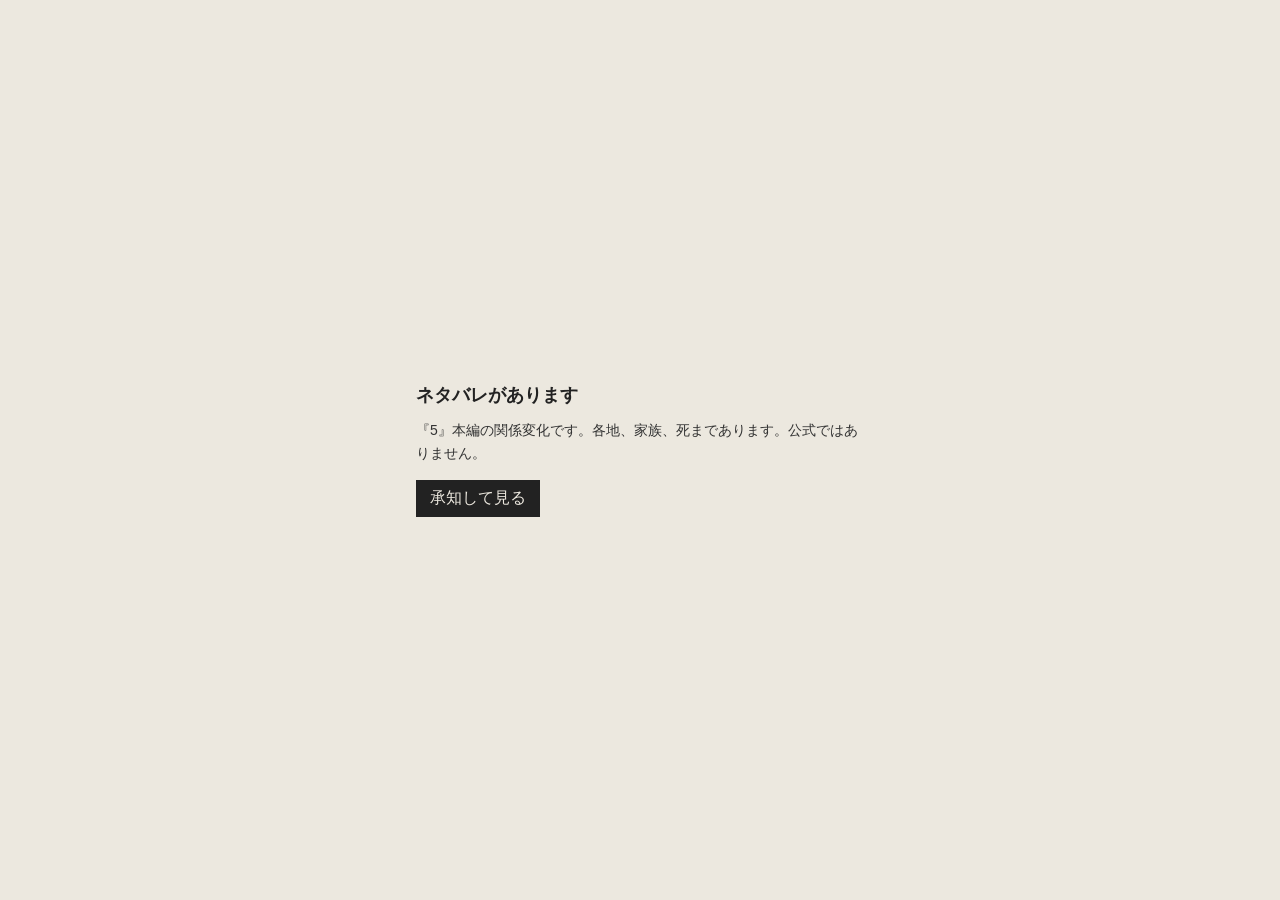
<file: graph/5/index.html>
<!doctype html>
<html lang="ja">
<head>
  <meta charset="utf-8"/>
  <meta name="robots" content="noindex"/>
  <meta name="viewport" content="width=device-width, initial-scale=1"/>
  <title>龍が如く5 関係図</title>
  <style>
    body { margin: 0; background: #ece8df; color: #222; font-family: "Yu Gothic", Meiryo, sans-serif; }
    header { padding: 16px 24px 8px; }
    h1 { font-size: 20px; font-weight: 600; margin: 0 0 8px; }
    .meta { font-size: 13px; color: #555; margin-bottom: 12px; }
    .meta a { color: inherit; }
    select, input[type=range] { width: min(960px, 100%); }
    .stage { padding: 0 24px 24px; }
    .caption { margin: 8px 0 4px; font-size: 14px; min-height: 2.4em; }
    .cast { font-size: 14px; line-height: 2; color: #333; margin: 0 0 12px; }
    .frame { background: #f4f1ea; border: 1px solid #d4cfc3; }
    ruby { ruby-position: over; }
    ruby rt { font-size: 0.55em; font-weight: 400; color: #555; }
    #gate {
      position: fixed; inset: 0; background: #ece8df; z-index: 2;
      display: flex; align-items: center; justify-content: center; padding: 24px;
    }
    #gate .box { max-width: 28rem; }
    #gate h2 { font-size: 18px; font-weight: 600; margin: 0 0 12px; }
    #gate p { font-size: 14px; line-height: 1.6; margin: 0 0 16px; color: #333; }
    #gate button {
      font: inherit; padding: 8px 14px; background: #222; color: #ece8df; border: 0; cursor: pointer;
    }
    #app.hidden { display: none; }
  </style>
</head>
<body>
  <div id="gate">
    <div class="box">
      <h2>ネタバレがあります</h2>
      <p>『5』本編の関係変化です。各地、家族、死まであります。公式ではありません。</p>
      <button type="button" id="enter">承知して見る</button>
    </div>
  </div>
  <div id="app" class="hidden">
  <header>
    <p class="meta"><a href="../../index.html">入口へ</a> · <a href="../index.html">作品の図</a></p>
    <h1>龍が如く5 関係図</h1>
    <div class="meta">イベント8件。主要な関係の手引き。映像時刻はこれから足します。一度きりの相手は消える。緑は近づき、赤は対立、破線は混在または死。</div>
    <select id="pick"><option value="0">01 桐生は名前を変え、遥から離れて暮らす</option>
<option value="1">02 遥が芸能の世界へ入り、桐生の隠遁が揺れる</option>
<option value="2">03 品田が、遥の事件の外側で動く</option>
<option value="3">04 秋山が、大阪側から同じ争いに加わる</option>
<option value="4">05 冴島が真島を追う。真島の線が途切れる</option>
<option value="5">06 大吾と渡瀬のあいだで、連合の境界が動く</option>
<option value="6">07 桐生が、遥を守るために名前を戻す</option>
<option value="7">08 頂上のあと、桐生は遥の父の位置に戻る</option></select>
    <div style="margin-top:8px"><input id="slider" type="range" min="0" max="7" value="0"/></div>
    <div class="caption" id="caption"></div>
    <div class="cast" id="cast"></div>
  </header>
  <div class="stage">
    <div class="frame" id="frame"></div>
  </div>
  </div>
  <script>
    const svgs = ["<svg xmlns=\"http://www.w3.org/2000/svg\" viewBox=\"0 0 1040 620\" width=\"1040\" height=\"620\">\n<rect width=\"1040\" height=\"620\" fill=\"#f4f1ea\"/>\n<text x=\"24\" y=\"24\" font-family=\"Yu Gothic, Meiryo, sans-serif\" font-size=\"15\" fill=\"#1c1c1c\">龍が如く5 関係図</text>\n<text x=\"24\" y=\"42\" font-family=\"Yu Gothic, Meiryo, sans-serif\" font-size=\"12\" fill=\"#555\">y5-e001  桐生は名前を変え、遥から離れて暮らす</text>\n<text x=\"180.0\" y=\"12.0\" text-anchor=\"middle\" font-family=\"Yu Gothic, Meiryo, sans-serif\" font-size=\"8\" fill=\"#888\">ふくおか</text>\n<text x=\"180.0\" y=\"22.0\" text-anchor=\"middle\" font-family=\"Yu Gothic, Meiryo, sans-serif\" font-size=\"11\" fill=\"#888\">福岡</text>\n<line x1=\"180\" y1=\"240\" x2=\"180\" y2=\"80\" stroke=\"#8a6a22\" stroke-width=\"1.8\" stroke-dasharray='6 4'/>\n<text x=\"198.0\" y=\"156.0\" text-anchor=\"middle\" font-family=\"Yu Gothic, Meiryo, sans-serif\" font-size=\"11\" fill=\"#8a6a22\">離れて見守る</text>\n<rect x=\"132.0\" y=\"56.0\" width=\"96\" height=\"50\" rx=\"3\" fill=\"#ece7dc\" stroke=\"#222\"/>\n<text x=\"165.5\" y=\"78.0\" text-anchor=\"middle\" font-family=\"Yu Gothic, Meiryo, sans-serif\" font-size=\"9\" fill=\"#555\">きりゅう</text>\n<text x=\"165.5\" y=\"90.0\" text-anchor=\"middle\" font-family=\"Yu Gothic, Meiryo, sans-serif\" font-size=\"13\" fill=\"#1c1c1c\">桐生</text>\n<text x=\"198.1\" y=\"78.0\" text-anchor=\"middle\" font-family=\"Yu Gothic, Meiryo, sans-serif\" font-size=\"9\" fill=\"#555\">かずま</text>\n<text x=\"198.1\" y=\"90.0\" text-anchor=\"middle\" font-family=\"Yu Gothic, Meiryo, sans-serif\" font-size=\"13\" fill=\"#1c1c1c\">一馬</text>\n<rect x=\"132.0\" y=\"216.0\" width=\"96\" height=\"50\" rx=\"3\" fill=\"#ece7dc\" stroke=\"#222\"/>\n<text x=\"166.1\" y=\"238.0\" text-anchor=\"middle\" font-family=\"Yu Gothic, Meiryo, sans-serif\" font-size=\"9\" fill=\"#555\">さわむら</text>\n<text x=\"166.1\" y=\"250.0\" text-anchor=\"middle\" font-family=\"Yu Gothic, Meiryo, sans-serif\" font-size=\"13\" fill=\"#1c1c1c\">澤村</text>\n<text x=\"198.1\" y=\"238.0\" text-anchor=\"middle\" font-family=\"Yu Gothic, Meiryo, sans-serif\" font-size=\"9\" fill=\"#555\">はるか</text>\n<text x=\"198.1\" y=\"250.0\" text-anchor=\"middle\" font-family=\"Yu Gothic, Meiryo, sans-serif\" font-size=\"13\" fill=\"#1c1c1c\">遥</text>\n<text x=\"800\" y=\"600\" font-family=\"Yu Gothic, Meiryo, sans-serif\" font-size=\"11\" fill=\"#777\">緑 plus　赤 minus　破線 mixed/death</text>\n</svg>",
"<svg xmlns=\"http://www.w3.org/2000/svg\" viewBox=\"0 0 1040 620\" width=\"1040\" height=\"620\">\n<rect width=\"1040\" height=\"620\" fill=\"#f4f1ea\"/>\n<text x=\"24\" y=\"24\" font-family=\"Yu Gothic, Meiryo, sans-serif\" font-size=\"15\" fill=\"#1c1c1c\">龍が如く5 関係図</text>\n<text x=\"24\" y=\"42\" font-family=\"Yu Gothic, Meiryo, sans-serif\" font-size=\"12\" fill=\"#555\">y5-e002  遥が芸能の世界へ入り、桐生の隠遁が揺れる</text>\n<text x=\"180.0\" y=\"12.0\" text-anchor=\"middle\" font-family=\"Yu Gothic, Meiryo, sans-serif\" font-size=\"8\" fill=\"#888\">ふくおか</text>\n<text x=\"180.0\" y=\"22.0\" text-anchor=\"middle\" font-family=\"Yu Gothic, Meiryo, sans-serif\" font-size=\"11\" fill=\"#888\">福岡</text>\n<line x1=\"180\" y1=\"240\" x2=\"180\" y2=\"80\" stroke=\"#8a6a22\" stroke-width=\"1.8\" stroke-dasharray='6 4'/>\n<text x=\"198.0\" y=\"156.0\" text-anchor=\"middle\" font-family=\"Yu Gothic, Meiryo, sans-serif\" font-size=\"11\" fill=\"#8a6a22\">遥が表に出る</text>\n<rect x=\"132.0\" y=\"56.0\" width=\"96\" height=\"50\" rx=\"3\" fill=\"#ece7dc\" stroke=\"#222\"/>\n<text x=\"165.5\" y=\"78.0\" text-anchor=\"middle\" font-family=\"Yu Gothic, Meiryo, sans-serif\" font-size=\"9\" fill=\"#555\">きりゅう</text>\n<text x=\"165.5\" y=\"90.0\" text-anchor=\"middle\" font-family=\"Yu Gothic, Meiryo, sans-serif\" font-size=\"13\" fill=\"#1c1c1c\">桐生</text>\n<text x=\"198.1\" y=\"78.0\" text-anchor=\"middle\" font-family=\"Yu Gothic, Meiryo, sans-serif\" font-size=\"9\" fill=\"#555\">かずま</text>\n<text x=\"198.1\" y=\"90.0\" text-anchor=\"middle\" font-family=\"Yu Gothic, Meiryo, sans-serif\" font-size=\"13\" fill=\"#1c1c1c\">一馬</text>\n<rect x=\"132.0\" y=\"216.0\" width=\"96\" height=\"50\" rx=\"3\" fill=\"#ece7dc\" stroke=\"#222\"/>\n<text x=\"166.1\" y=\"238.0\" text-anchor=\"middle\" font-family=\"Yu Gothic, Meiryo, sans-serif\" font-size=\"9\" fill=\"#555\">さわむら</text>\n<text x=\"166.1\" y=\"250.0\" text-anchor=\"middle\" font-family=\"Yu Gothic, Meiryo, sans-serif\" font-size=\"13\" fill=\"#1c1c1c\">澤村</text>\n<text x=\"198.1\" y=\"238.0\" text-anchor=\"middle\" font-family=\"Yu Gothic, Meiryo, sans-serif\" font-size=\"9\" fill=\"#555\">はるか</text>\n<text x=\"198.1\" y=\"250.0\" text-anchor=\"middle\" font-family=\"Yu Gothic, Meiryo, sans-serif\" font-size=\"13\" fill=\"#1c1c1c\">遥</text>\n<text x=\"800\" y=\"600\" font-family=\"Yu Gothic, Meiryo, sans-serif\" font-size=\"11\" fill=\"#777\">緑 plus　赤 minus　破線 mixed/death</text>\n</svg>",
"<svg xmlns=\"http://www.w3.org/2000/svg\" viewBox=\"0 0 1040 620\" width=\"1040\" height=\"620\">\n<rect width=\"1040\" height=\"620\" fill=\"#f4f1ea\"/>\n<text x=\"24\" y=\"24\" font-family=\"Yu Gothic, Meiryo, sans-serif\" font-size=\"15\" fill=\"#1c1c1c\">龍が如く5 関係図</text>\n<text x=\"24\" y=\"42\" font-family=\"Yu Gothic, Meiryo, sans-serif\" font-size=\"12\" fill=\"#555\">y5-e003  品田が、遥の事件の外側で動く</text>\n<text x=\"180.0\" y=\"12.0\" text-anchor=\"middle\" font-family=\"Yu Gothic, Meiryo, sans-serif\" font-size=\"8\" fill=\"#888\">ふくおか</text>\n<text x=\"180.0\" y=\"22.0\" text-anchor=\"middle\" font-family=\"Yu Gothic, Meiryo, sans-serif\" font-size=\"11\" fill=\"#888\">福岡</text>\n<text x=\"400.0\" y=\"12.0\" text-anchor=\"middle\" font-family=\"Yu Gothic, Meiryo, sans-serif\" font-size=\"8\" fill=\"#888\">なごや</text>\n<text x=\"400.0\" y=\"22.0\" text-anchor=\"middle\" font-family=\"Yu Gothic, Meiryo, sans-serif\" font-size=\"11\" fill=\"#888\">名古屋・大阪</text>\n<line x1=\"180\" y1=\"240\" x2=\"180\" y2=\"80\" stroke=\"#8a6a22\" stroke-width=\"1.8\" stroke-dasharray='6 4'/>\n<text x=\"198.0\" y=\"156.0\" text-anchor=\"middle\" font-family=\"Yu Gothic, Meiryo, sans-serif\" font-size=\"11\" fill=\"#8a6a22\">遥が表に出る</text>\n<line x1=\"180\" y1=\"240\" x2=\"400\" y2=\"80\" stroke=\"#2f6f4e\" stroke-width=\"1.8\"/>\n<text x=\"300.6\" y=\"167.3\" text-anchor=\"middle\" font-family=\"Yu Gothic, Meiryo, sans-serif\" font-size=\"11\" fill=\"#2f6f4e\">名古屋から支える</text>\n<rect x=\"132.0\" y=\"56.0\" width=\"96\" height=\"50\" rx=\"3\" fill=\"#ece7dc\" stroke=\"#222\"/>\n<text x=\"165.5\" y=\"78.0\" text-anchor=\"middle\" font-family=\"Yu Gothic, Meiryo, sans-serif\" font-size=\"9\" fill=\"#555\">きりゅう</text>\n<text x=\"165.5\" y=\"90.0\" text-anchor=\"middle\" font-family=\"Yu Gothic, Meiryo, sans-serif\" font-size=\"13\" fill=\"#1c1c1c\">桐生</text>\n<text x=\"198.1\" y=\"78.0\" text-anchor=\"middle\" font-family=\"Yu Gothic, Meiryo, sans-serif\" font-size=\"9\" fill=\"#555\">かずま</text>\n<text x=\"198.1\" y=\"90.0\" text-anchor=\"middle\" font-family=\"Yu Gothic, Meiryo, sans-serif\" font-size=\"13\" fill=\"#1c1c1c\">一馬</text>\n<rect x=\"352.0\" y=\"56.0\" width=\"96\" height=\"50\" rx=\"3\" fill=\"#ece7dc\" stroke=\"#222\"/>\n<text x=\"385.5\" y=\"78.0\" text-anchor=\"middle\" font-family=\"Yu Gothic, Meiryo, sans-serif\" font-size=\"9\" fill=\"#555\">しなだ</text>\n<text x=\"385.5\" y=\"90.0\" text-anchor=\"middle\" font-family=\"Yu Gothic, Meiryo, sans-serif\" font-size=\"13\" fill=\"#1c1c1c\">品田</text>\n<text x=\"414.5\" y=\"78.0\" text-anchor=\"middle\" font-family=\"Yu Gothic, Meiryo, sans-serif\" font-size=\"9\" fill=\"#555\">たつお</text>\n<text x=\"414.5\" y=\"90.0\" text-anchor=\"middle\" font-family=\"Yu Gothic, Meiryo, sans-serif\" font-size=\"13\" fill=\"#1c1c1c\">辰雄</text>\n<rect x=\"132.0\" y=\"216.0\" width=\"96\" height=\"50\" rx=\"3\" fill=\"#ece7dc\" stroke=\"#222\"/>\n<text x=\"166.1\" y=\"238.0\" text-anchor=\"middle\" font-family=\"Yu Gothic, Meiryo, sans-serif\" font-size=\"9\" fill=\"#555\">さわむら</text>\n<text x=\"166.1\" y=\"250.0\" text-anchor=\"middle\" font-family=\"Yu Gothic, Meiryo, sans-serif\" font-size=\"13\" fill=\"#1c1c1c\">澤村</text>\n<text x=\"198.1\" y=\"238.0\" text-anchor=\"middle\" font-family=\"Yu Gothic, Meiryo, sans-serif\" font-size=\"9\" fill=\"#555\">はるか</text>\n<text x=\"198.1\" y=\"250.0\" text-anchor=\"middle\" font-family=\"Yu Gothic, Meiryo, sans-serif\" font-size=\"13\" fill=\"#1c1c1c\">遥</text>\n<text x=\"800\" y=\"600\" font-family=\"Yu Gothic, Meiryo, sans-serif\" font-size=\"11\" fill=\"#777\">緑 plus　赤 minus　破線 mixed/death</text>\n</svg>",
"<svg xmlns=\"http://www.w3.org/2000/svg\" viewBox=\"0 0 1040 620\" width=\"1040\" height=\"620\">\n<rect width=\"1040\" height=\"620\" fill=\"#f4f1ea\"/>\n<text x=\"24\" y=\"24\" font-family=\"Yu Gothic, Meiryo, sans-serif\" font-size=\"15\" fill=\"#1c1c1c\">龍が如く5 関係図</text>\n<text x=\"24\" y=\"42\" font-family=\"Yu Gothic, Meiryo, sans-serif\" font-size=\"12\" fill=\"#555\">y5-e004  秋山が、大阪側から同じ争いに加わる</text>\n<text x=\"180.0\" y=\"12.0\" text-anchor=\"middle\" font-family=\"Yu Gothic, Meiryo, sans-serif\" font-size=\"8\" fill=\"#888\">ふくおか</text>\n<text x=\"180.0\" y=\"22.0\" text-anchor=\"middle\" font-family=\"Yu Gothic, Meiryo, sans-serif\" font-size=\"11\" fill=\"#888\">福岡</text>\n<text x=\"400.0\" y=\"12.0\" text-anchor=\"middle\" font-family=\"Yu Gothic, Meiryo, sans-serif\" font-size=\"8\" fill=\"#888\">なごや</text>\n<text x=\"400.0\" y=\"22.0\" text-anchor=\"middle\" font-family=\"Yu Gothic, Meiryo, sans-serif\" font-size=\"11\" fill=\"#888\">名古屋・大阪</text>\n<line x1=\"180\" y1=\"240\" x2=\"180\" y2=\"80\" stroke=\"#8a6a22\" stroke-width=\"1.8\" stroke-dasharray='6 4'/>\n<text x=\"198.0\" y=\"156.0\" text-anchor=\"middle\" font-family=\"Yu Gothic, Meiryo, sans-serif\" font-size=\"11\" fill=\"#8a6a22\">遥が表に出る</text>\n<line x1=\"180\" y1=\"240\" x2=\"400\" y2=\"80\" stroke=\"#2f6f4e\" stroke-width=\"1.8\"/>\n<text x=\"300.6\" y=\"167.3\" text-anchor=\"middle\" font-family=\"Yu Gothic, Meiryo, sans-serif\" font-size=\"11\" fill=\"#2f6f4e\">名古屋から支える</text>\n<line x1=\"400\" y1=\"240\" x2=\"180\" y2=\"80\" stroke=\"#2f6f4e\" stroke-width=\"1.8\"/>\n<text x=\"279.4\" y=\"167.3\" text-anchor=\"middle\" font-family=\"Yu Gothic, Meiryo, sans-serif\" font-size=\"11\" fill=\"#2f6f4e\">また金と人情</text>\n<rect x=\"132.0\" y=\"56.0\" width=\"96\" height=\"50\" rx=\"3\" fill=\"#ece7dc\" stroke=\"#222\"/>\n<text x=\"165.5\" y=\"78.0\" text-anchor=\"middle\" font-family=\"Yu Gothic, Meiryo, sans-serif\" font-size=\"9\" fill=\"#555\">きりゅう</text>\n<text x=\"165.5\" y=\"90.0\" text-anchor=\"middle\" font-family=\"Yu Gothic, Meiryo, sans-serif\" font-size=\"13\" fill=\"#1c1c1c\">桐生</text>\n<text x=\"198.1\" y=\"78.0\" text-anchor=\"middle\" font-family=\"Yu Gothic, Meiryo, sans-serif\" font-size=\"9\" fill=\"#555\">かずま</text>\n<text x=\"198.1\" y=\"90.0\" text-anchor=\"middle\" font-family=\"Yu Gothic, Meiryo, sans-serif\" font-size=\"13\" fill=\"#1c1c1c\">一馬</text>\n<rect x=\"352.0\" y=\"56.0\" width=\"96\" height=\"50\" rx=\"3\" fill=\"#ece7dc\" stroke=\"#222\"/>\n<text x=\"385.5\" y=\"78.0\" text-anchor=\"middle\" font-family=\"Yu Gothic, Meiryo, sans-serif\" font-size=\"9\" fill=\"#555\">しなだ</text>\n<text x=\"385.5\" y=\"90.0\" text-anchor=\"middle\" font-family=\"Yu Gothic, Meiryo, sans-serif\" font-size=\"13\" fill=\"#1c1c1c\">品田</text>\n<text x=\"414.5\" y=\"78.0\" text-anchor=\"middle\" font-family=\"Yu Gothic, Meiryo, sans-serif\" font-size=\"9\" fill=\"#555\">たつお</text>\n<text x=\"414.5\" y=\"90.0\" text-anchor=\"middle\" font-family=\"Yu Gothic, Meiryo, sans-serif\" font-size=\"13\" fill=\"#1c1c1c\">辰雄</text>\n<rect x=\"132.0\" y=\"216.0\" width=\"96\" height=\"50\" rx=\"3\" fill=\"#ece7dc\" stroke=\"#222\"/>\n<text x=\"166.1\" y=\"238.0\" text-anchor=\"middle\" font-family=\"Yu Gothic, Meiryo, sans-serif\" font-size=\"9\" fill=\"#555\">さわむら</text>\n<text x=\"166.1\" y=\"250.0\" text-anchor=\"middle\" font-family=\"Yu Gothic, Meiryo, sans-serif\" font-size=\"13\" fill=\"#1c1c1c\">澤村</text>\n<text x=\"198.1\" y=\"238.0\" text-anchor=\"middle\" font-family=\"Yu Gothic, Meiryo, sans-serif\" font-size=\"9\" fill=\"#555\">はるか</text>\n<text x=\"198.1\" y=\"250.0\" text-anchor=\"middle\" font-family=\"Yu Gothic, Meiryo, sans-serif\" font-size=\"13\" fill=\"#1c1c1c\">遥</text>\n<rect x=\"352.0\" y=\"216.0\" width=\"96\" height=\"50\" rx=\"3\" fill=\"#ece7dc\" stroke=\"#222\"/>\n<text x=\"386.1\" y=\"238.0\" text-anchor=\"middle\" font-family=\"Yu Gothic, Meiryo, sans-serif\" font-size=\"9\" fill=\"#555\">あきやま</text>\n<text x=\"386.1\" y=\"250.0\" text-anchor=\"middle\" font-family=\"Yu Gothic, Meiryo, sans-serif\" font-size=\"13\" fill=\"#1c1c1c\">秋山</text>\n<text x=\"418.1\" y=\"238.0\" text-anchor=\"middle\" font-family=\"Yu Gothic, Meiryo, sans-serif\" font-size=\"9\" fill=\"#555\">しゅん</text>\n<text x=\"418.1\" y=\"250.0\" text-anchor=\"middle\" font-family=\"Yu Gothic, Meiryo, sans-serif\" font-size=\"13\" fill=\"#1c1c1c\">駿</text>\n<text x=\"800\" y=\"600\" font-family=\"Yu Gothic, Meiryo, sans-serif\" font-size=\"11\" fill=\"#777\">緑 plus　赤 minus　破線 mixed/death</text>\n</svg>",
"<svg xmlns=\"http://www.w3.org/2000/svg\" viewBox=\"0 0 1040 620\" width=\"1040\" height=\"620\">\n<rect width=\"1040\" height=\"620\" fill=\"#f4f1ea\"/>\n<text x=\"24\" y=\"24\" font-family=\"Yu Gothic, Meiryo, sans-serif\" font-size=\"15\" fill=\"#1c1c1c\">龍が如く5 関係図</text>\n<text x=\"24\" y=\"42\" font-family=\"Yu Gothic, Meiryo, sans-serif\" font-size=\"12\" fill=\"#555\">y5-e005  冴島が真島を追う。真島の線が途切れる</text>\n<text x=\"180.0\" y=\"12.0\" text-anchor=\"middle\" font-family=\"Yu Gothic, Meiryo, sans-serif\" font-size=\"8\" fill=\"#888\">ふくおか</text>\n<text x=\"180.0\" y=\"22.0\" text-anchor=\"middle\" font-family=\"Yu Gothic, Meiryo, sans-serif\" font-size=\"11\" fill=\"#888\">福岡</text>\n<text x=\"400.0\" y=\"12.0\" text-anchor=\"middle\" font-family=\"Yu Gothic, Meiryo, sans-serif\" font-size=\"8\" fill=\"#888\">なごや</text>\n<text x=\"400.0\" y=\"22.0\" text-anchor=\"middle\" font-family=\"Yu Gothic, Meiryo, sans-serif\" font-size=\"11\" fill=\"#888\">名古屋・大阪</text>\n<text x=\"720.0\" y=\"12.0\" text-anchor=\"middle\" font-family=\"Yu Gothic, Meiryo, sans-serif\" font-size=\"8\" fill=\"#888\">さっぽろ</text>\n<text x=\"720.0\" y=\"22.0\" text-anchor=\"middle\" font-family=\"Yu Gothic, Meiryo, sans-serif\" font-size=\"11\" fill=\"#888\">札幌・東京</text>\n<line x1=\"180\" y1=\"240\" x2=\"180\" y2=\"80\" stroke=\"#8a6a22\" stroke-width=\"1.8\" stroke-dasharray='6 4'/>\n<text x=\"198.0\" y=\"156.0\" text-anchor=\"middle\" font-family=\"Yu Gothic, Meiryo, sans-serif\" font-size=\"11\" fill=\"#8a6a22\">遥が表に出る</text>\n<line x1=\"180\" y1=\"240\" x2=\"400\" y2=\"80\" stroke=\"#2f6f4e\" stroke-width=\"1.8\"/>\n<text x=\"300.6\" y=\"167.3\" text-anchor=\"middle\" font-family=\"Yu Gothic, Meiryo, sans-serif\" font-size=\"11\" fill=\"#2f6f4e\">名古屋から支える</text>\n<line x1=\"400\" y1=\"240\" x2=\"180\" y2=\"80\" stroke=\"#2f6f4e\" stroke-width=\"1.8\"/>\n<text x=\"279.4\" y=\"167.3\" text-anchor=\"middle\" font-family=\"Yu Gothic, Meiryo, sans-serif\" font-size=\"11\" fill=\"#2f6f4e\">また金と人情</text>\n<line x1=\"620\" y1=\"240\" x2=\"620\" y2=\"80\" stroke=\"#a33b3b\" stroke-width=\"2.4\"/>\n<text x=\"602.0\" y=\"156.0\" text-anchor=\"middle\" font-family=\"Yu Gothic, Meiryo, sans-serif\" font-size=\"11\" fill=\"#a33b3b\">真島が消える</text>\n<rect x=\"132.0\" y=\"56.0\" width=\"96\" height=\"50\" rx=\"3\" fill=\"#ece7dc\" stroke=\"#222\"/>\n<text x=\"165.5\" y=\"78.0\" text-anchor=\"middle\" font-family=\"Yu Gothic, Meiryo, sans-serif\" font-size=\"9\" fill=\"#555\">きりゅう</text>\n<text x=\"165.5\" y=\"90.0\" text-anchor=\"middle\" font-family=\"Yu Gothic, Meiryo, sans-serif\" font-size=\"13\" fill=\"#1c1c1c\">桐生</text>\n<text x=\"198.1\" y=\"78.0\" text-anchor=\"middle\" font-family=\"Yu Gothic, Meiryo, sans-serif\" font-size=\"9\" fill=\"#555\">かずま</text>\n<text x=\"198.1\" y=\"90.0\" text-anchor=\"middle\" font-family=\"Yu Gothic, Meiryo, sans-serif\" font-size=\"13\" fill=\"#1c1c1c\">一馬</text>\n<rect x=\"352.0\" y=\"56.0\" width=\"96\" height=\"50\" rx=\"3\" fill=\"#ece7dc\" stroke=\"#222\"/>\n<text x=\"385.5\" y=\"78.0\" text-anchor=\"middle\" font-family=\"Yu Gothic, Meiryo, sans-serif\" font-size=\"9\" fill=\"#555\">しなだ</text>\n<text x=\"385.5\" y=\"90.0\" text-anchor=\"middle\" font-family=\"Yu Gothic, Meiryo, sans-serif\" font-size=\"13\" fill=\"#1c1c1c\">品田</text>\n<text x=\"414.5\" y=\"78.0\" text-anchor=\"middle\" font-family=\"Yu Gothic, Meiryo, sans-serif\" font-size=\"9\" fill=\"#555\">たつお</text>\n<text x=\"414.5\" y=\"90.0\" text-anchor=\"middle\" font-family=\"Yu Gothic, Meiryo, sans-serif\" font-size=\"13\" fill=\"#1c1c1c\">辰雄</text>\n<rect x=\"572.0\" y=\"56.0\" width=\"96\" height=\"50\" rx=\"3\" fill=\"#ece7dc\" stroke=\"#222\"/>\n<text x=\"605.5\" y=\"78.0\" text-anchor=\"middle\" font-family=\"Yu Gothic, Meiryo, sans-serif\" font-size=\"9\" fill=\"#555\">さえじま</text>\n<text x=\"605.5\" y=\"90.0\" text-anchor=\"middle\" font-family=\"Yu Gothic, Meiryo, sans-serif\" font-size=\"13\" fill=\"#1c1c1c\">冴島</text>\n<text x=\"638.1\" y=\"78.0\" text-anchor=\"middle\" font-family=\"Yu Gothic, Meiryo, sans-serif\" font-size=\"9\" fill=\"#555\">たいが</text>\n<text x=\"638.1\" y=\"90.0\" text-anchor=\"middle\" font-family=\"Yu Gothic, Meiryo, sans-serif\" font-size=\"13\" fill=\"#1c1c1c\">大河</text>\n<rect x=\"572.0\" y=\"216.0\" width=\"96\" height=\"50\" rx=\"3\" fill=\"#ece7dc\" stroke=\"#222\"/>\n<text x=\"605.5\" y=\"238.0\" text-anchor=\"middle\" font-family=\"Yu Gothic, Meiryo, sans-serif\" font-size=\"9\" fill=\"#555\">まじま</text>\n<text x=\"605.5\" y=\"250.0\" text-anchor=\"middle\" font-family=\"Yu Gothic, Meiryo, sans-serif\" font-size=\"13\" fill=\"#1c1c1c\">真島</text>\n<text x=\"634.5\" y=\"238.0\" text-anchor=\"middle\" font-family=\"Yu Gothic, Meiryo, sans-serif\" font-size=\"9\" fill=\"#555\">ごろう</text>\n<text x=\"634.5\" y=\"250.0\" text-anchor=\"middle\" font-family=\"Yu Gothic, Meiryo, sans-serif\" font-size=\"13\" fill=\"#1c1c1c\">吾朗</text>\n<rect x=\"352.0\" y=\"216.0\" width=\"96\" height=\"50\" rx=\"3\" fill=\"#ece7dc\" stroke=\"#222\"/>\n<text x=\"386.1\" y=\"238.0\" text-anchor=\"middle\" font-family=\"Yu Gothic, Meiryo, sans-serif\" font-size=\"9\" fill=\"#555\">あきやま</text>\n<text x=\"386.1\" y=\"250.0\" text-anchor=\"middle\" font-family=\"Yu Gothic, Meiryo, sans-serif\" font-size=\"13\" fill=\"#1c1c1c\">秋山</text>\n<text x=\"418.1\" y=\"238.0\" text-anchor=\"middle\" font-family=\"Yu Gothic, Meiryo, sans-serif\" font-size=\"9\" fill=\"#555\">しゅん</text>\n<text x=\"418.1\" y=\"250.0\" text-anchor=\"middle\" font-family=\"Yu Gothic, Meiryo, sans-serif\" font-size=\"13\" fill=\"#1c1c1c\">駿</text>\n<rect x=\"132.0\" y=\"216.0\" width=\"96\" height=\"50\" rx=\"3\" fill=\"#ece7dc\" stroke=\"#222\"/>\n<text x=\"166.1\" y=\"238.0\" text-anchor=\"middle\" font-family=\"Yu Gothic, Meiryo, sans-serif\" font-size=\"9\" fill=\"#555\">さわむら</text>\n<text x=\"166.1\" y=\"250.0\" text-anchor=\"middle\" font-family=\"Yu Gothic, Meiryo, sans-serif\" font-size=\"13\" fill=\"#1c1c1c\">澤村</text>\n<text x=\"198.1\" y=\"238.0\" text-anchor=\"middle\" font-family=\"Yu Gothic, Meiryo, sans-serif\" font-size=\"9\" fill=\"#555\">はるか</text>\n<text x=\"198.1\" y=\"250.0\" text-anchor=\"middle\" font-family=\"Yu Gothic, Meiryo, sans-serif\" font-size=\"13\" fill=\"#1c1c1c\">遥</text>\n<text x=\"800\" y=\"600\" font-family=\"Yu Gothic, Meiryo, sans-serif\" font-size=\"11\" fill=\"#777\">緑 plus　赤 minus　破線 mixed/death</text>\n</svg>",
"<svg xmlns=\"http://www.w3.org/2000/svg\" viewBox=\"0 0 1040 620\" width=\"1040\" height=\"620\">\n<rect width=\"1040\" height=\"620\" fill=\"#f4f1ea\"/>\n<text x=\"24\" y=\"24\" font-family=\"Yu Gothic, Meiryo, sans-serif\" font-size=\"15\" fill=\"#1c1c1c\">龍が如く5 関係図</text>\n<text x=\"24\" y=\"42\" font-family=\"Yu Gothic, Meiryo, sans-serif\" font-size=\"12\" fill=\"#555\">y5-e006  大吾と渡瀬のあいだで、連合の境界が動く</text>\n<text x=\"180.0\" y=\"12.0\" text-anchor=\"middle\" font-family=\"Yu Gothic, Meiryo, sans-serif\" font-size=\"8\" fill=\"#888\">ふくおか</text>\n<text x=\"180.0\" y=\"22.0\" text-anchor=\"middle\" font-family=\"Yu Gothic, Meiryo, sans-serif\" font-size=\"11\" fill=\"#888\">福岡</text>\n<text x=\"400.0\" y=\"12.0\" text-anchor=\"middle\" font-family=\"Yu Gothic, Meiryo, sans-serif\" font-size=\"8\" fill=\"#888\">なごや</text>\n<text x=\"400.0\" y=\"22.0\" text-anchor=\"middle\" font-family=\"Yu Gothic, Meiryo, sans-serif\" font-size=\"11\" fill=\"#888\">名古屋・大阪</text>\n<text x=\"720.0\" y=\"12.0\" text-anchor=\"middle\" font-family=\"Yu Gothic, Meiryo, sans-serif\" font-size=\"8\" fill=\"#888\">さっぽろ</text>\n<text x=\"720.0\" y=\"22.0\" text-anchor=\"middle\" font-family=\"Yu Gothic, Meiryo, sans-serif\" font-size=\"11\" fill=\"#888\">札幌・東京</text>\n<line x1=\"180\" y1=\"240\" x2=\"180\" y2=\"80\" stroke=\"#8a6a22\" stroke-width=\"1.8\" stroke-dasharray='6 4'/>\n<text x=\"198.0\" y=\"156.0\" text-anchor=\"middle\" font-family=\"Yu Gothic, Meiryo, sans-serif\" font-size=\"11\" fill=\"#8a6a22\">遥が表に出る</text>\n<line x1=\"180\" y1=\"240\" x2=\"400\" y2=\"80\" stroke=\"#2f6f4e\" stroke-width=\"1.8\"/>\n<text x=\"300.6\" y=\"167.3\" text-anchor=\"middle\" font-family=\"Yu Gothic, Meiryo, sans-serif\" font-size=\"11\" fill=\"#2f6f4e\">名古屋から支える</text>\n<line x1=\"400\" y1=\"240\" x2=\"180\" y2=\"80\" stroke=\"#2f6f4e\" stroke-width=\"1.8\"/>\n<text x=\"279.4\" y=\"167.3\" text-anchor=\"middle\" font-family=\"Yu Gothic, Meiryo, sans-serif\" font-size=\"11\" fill=\"#2f6f4e\">また金と人情</text>\n<line x1=\"620\" y1=\"240\" x2=\"620\" y2=\"80\" stroke=\"#a33b3b\" stroke-width=\"2.4\"/>\n<text x=\"602.0\" y=\"156.0\" text-anchor=\"middle\" font-family=\"Yu Gothic, Meiryo, sans-serif\" font-size=\"11\" fill=\"#a33b3b\">真島が消える</text>\n<line x1=\"820\" y1=\"80\" x2=\"820\" y2=\"240\" stroke=\"#8a6a22\" stroke-width=\"1.8\" stroke-dasharray='6 4'/>\n<text x=\"838.0\" y=\"156.0\" text-anchor=\"middle\" font-family=\"Yu Gothic, Meiryo, sans-serif\" font-size=\"11\" fill=\"#8a6a22\">近江との取引</text>\n<rect x=\"132.0\" y=\"56.0\" width=\"96\" height=\"50\" rx=\"3\" fill=\"#ece7dc\" stroke=\"#222\"/>\n<text x=\"165.5\" y=\"78.0\" text-anchor=\"middle\" font-family=\"Yu Gothic, Meiryo, sans-serif\" font-size=\"9\" fill=\"#555\">きりゅう</text>\n<text x=\"165.5\" y=\"90.0\" text-anchor=\"middle\" font-family=\"Yu Gothic, Meiryo, sans-serif\" font-size=\"13\" fill=\"#1c1c1c\">桐生</text>\n<text x=\"198.1\" y=\"78.0\" text-anchor=\"middle\" font-family=\"Yu Gothic, Meiryo, sans-serif\" font-size=\"9\" fill=\"#555\">かずま</text>\n<text x=\"198.1\" y=\"90.0\" text-anchor=\"middle\" font-family=\"Yu Gothic, Meiryo, sans-serif\" font-size=\"13\" fill=\"#1c1c1c\">一馬</text>\n<rect x=\"772.0\" y=\"56.0\" width=\"96\" height=\"50\" rx=\"3\" fill=\"#ece7dc\" stroke=\"#222\"/>\n<text x=\"805.5\" y=\"78.0\" text-anchor=\"middle\" font-family=\"Yu Gothic, Meiryo, sans-serif\" font-size=\"9\" fill=\"#555\">どうじま</text>\n<text x=\"805.5\" y=\"90.0\" text-anchor=\"middle\" font-family=\"Yu Gothic, Meiryo, sans-serif\" font-size=\"13\" fill=\"#1c1c1c\">堂島</text>\n<text x=\"838.1\" y=\"78.0\" text-anchor=\"middle\" font-family=\"Yu Gothic, Meiryo, sans-serif\" font-size=\"9\" fill=\"#555\">だいご</text>\n<text x=\"838.1\" y=\"90.0\" text-anchor=\"middle\" font-family=\"Yu Gothic, Meiryo, sans-serif\" font-size=\"13\" fill=\"#1c1c1c\">大吾</text>\n<rect x=\"352.0\" y=\"56.0\" width=\"96\" height=\"50\" rx=\"3\" fill=\"#ece7dc\" stroke=\"#222\"/>\n<text x=\"385.5\" y=\"78.0\" text-anchor=\"middle\" font-family=\"Yu Gothic, Meiryo, sans-serif\" font-size=\"9\" fill=\"#555\">しなだ</text>\n<text x=\"385.5\" y=\"90.0\" text-anchor=\"middle\" font-family=\"Yu Gothic, Meiryo, sans-serif\" font-size=\"13\" fill=\"#1c1c1c\">品田</text>\n<text x=\"414.5\" y=\"78.0\" text-anchor=\"middle\" font-family=\"Yu Gothic, Meiryo, sans-serif\" font-size=\"9\" fill=\"#555\">たつお</text>\n<text x=\"414.5\" y=\"90.0\" text-anchor=\"middle\" font-family=\"Yu Gothic, Meiryo, sans-serif\" font-size=\"13\" fill=\"#1c1c1c\">辰雄</text>\n<rect x=\"572.0\" y=\"56.0\" width=\"96\" height=\"50\" rx=\"3\" fill=\"#ece7dc\" stroke=\"#222\"/>\n<text x=\"605.5\" y=\"78.0\" text-anchor=\"middle\" font-family=\"Yu Gothic, Meiryo, sans-serif\" font-size=\"9\" fill=\"#555\">さえじま</text>\n<text x=\"605.5\" y=\"90.0\" text-anchor=\"middle\" font-family=\"Yu Gothic, Meiryo, sans-serif\" font-size=\"13\" fill=\"#1c1c1c\">冴島</text>\n<text x=\"638.1\" y=\"78.0\" text-anchor=\"middle\" font-family=\"Yu Gothic, Meiryo, sans-serif\" font-size=\"9\" fill=\"#555\">たいが</text>\n<text x=\"638.1\" y=\"90.0\" text-anchor=\"middle\" font-family=\"Yu Gothic, Meiryo, sans-serif\" font-size=\"13\" fill=\"#1c1c1c\">大河</text>\n<rect x=\"572.0\" y=\"216.0\" width=\"96\" height=\"50\" rx=\"3\" fill=\"#ece7dc\" stroke=\"#222\"/>\n<text x=\"605.5\" y=\"238.0\" text-anchor=\"middle\" font-family=\"Yu Gothic, Meiryo, sans-serif\" font-size=\"9\" fill=\"#555\">まじま</text>\n<text x=\"605.5\" y=\"250.0\" text-anchor=\"middle\" font-family=\"Yu Gothic, Meiryo, sans-serif\" font-size=\"13\" fill=\"#1c1c1c\">真島</text>\n<text x=\"634.5\" y=\"238.0\" text-anchor=\"middle\" font-family=\"Yu Gothic, Meiryo, sans-serif\" font-size=\"9\" fill=\"#555\">ごろう</text>\n<text x=\"634.5\" y=\"250.0\" text-anchor=\"middle\" font-family=\"Yu Gothic, Meiryo, sans-serif\" font-size=\"13\" fill=\"#1c1c1c\">吾朗</text>\n<rect x=\"352.0\" y=\"216.0\" width=\"96\" height=\"50\" rx=\"3\" fill=\"#ece7dc\" stroke=\"#222\"/>\n<text x=\"386.1\" y=\"238.0\" text-anchor=\"middle\" font-family=\"Yu Gothic, Meiryo, sans-serif\" font-size=\"9\" fill=\"#555\">あきやま</text>\n<text x=\"386.1\" y=\"250.0\" text-anchor=\"middle\" font-family=\"Yu Gothic, Meiryo, sans-serif\" font-size=\"13\" fill=\"#1c1c1c\">秋山</text>\n<text x=\"418.1\" y=\"238.0\" text-anchor=\"middle\" font-family=\"Yu Gothic, Meiryo, sans-serif\" font-size=\"9\" fill=\"#555\">しゅん</text>\n<text x=\"418.1\" y=\"250.0\" text-anchor=\"middle\" font-family=\"Yu Gothic, Meiryo, sans-serif\" font-size=\"13\" fill=\"#1c1c1c\">駿</text>\n<rect x=\"772.0\" y=\"216.0\" width=\"96\" height=\"50\" rx=\"3\" fill=\"#ece7dc\" stroke=\"#222\"/>\n<text x=\"806.1\" y=\"238.0\" text-anchor=\"middle\" font-family=\"Yu Gothic, Meiryo, sans-serif\" font-size=\"9\" fill=\"#555\">わたせ</text>\n<text x=\"806.1\" y=\"250.0\" text-anchor=\"middle\" font-family=\"Yu Gothic, Meiryo, sans-serif\" font-size=\"13\" fill=\"#1c1c1c\">渡瀬</text>\n<text x=\"834.5\" y=\"238.0\" text-anchor=\"middle\" font-family=\"Yu Gothic, Meiryo, sans-serif\" font-size=\"9\" fill=\"#555\">まさる</text>\n<text x=\"834.5\" y=\"250.0\" text-anchor=\"middle\" font-family=\"Yu Gothic, Meiryo, sans-serif\" font-size=\"13\" fill=\"#1c1c1c\">勝</text>\n<rect x=\"132.0\" y=\"216.0\" width=\"96\" height=\"50\" rx=\"3\" fill=\"#ece7dc\" stroke=\"#222\"/>\n<text x=\"166.1\" y=\"238.0\" text-anchor=\"middle\" font-family=\"Yu Gothic, Meiryo, sans-serif\" font-size=\"9\" fill=\"#555\">さわむら</text>\n<text x=\"166.1\" y=\"250.0\" text-anchor=\"middle\" font-family=\"Yu Gothic, Meiryo, sans-serif\" font-size=\"13\" fill=\"#1c1c1c\">澤村</text>\n<text x=\"198.1\" y=\"238.0\" text-anchor=\"middle\" font-family=\"Yu Gothic, Meiryo, sans-serif\" font-size=\"9\" fill=\"#555\">はるか</text>\n<text x=\"198.1\" y=\"250.0\" text-anchor=\"middle\" font-family=\"Yu Gothic, Meiryo, sans-serif\" font-size=\"13\" fill=\"#1c1c1c\">遥</text>\n<text x=\"800\" y=\"600\" font-family=\"Yu Gothic, Meiryo, sans-serif\" font-size=\"11\" fill=\"#777\">緑 plus　赤 minus　破線 mixed/death</text>\n</svg>",
"<svg xmlns=\"http://www.w3.org/2000/svg\" viewBox=\"0 0 1040 620\" width=\"1040\" height=\"620\">\n<rect width=\"1040\" height=\"620\" fill=\"#f4f1ea\"/>\n<text x=\"24\" y=\"24\" font-family=\"Yu Gothic, Meiryo, sans-serif\" font-size=\"15\" fill=\"#1c1c1c\">龍が如く5 関係図</text>\n<text x=\"24\" y=\"42\" font-family=\"Yu Gothic, Meiryo, sans-serif\" font-size=\"12\" fill=\"#555\">y5-e007  桐生が、遥を守るために名前を戻す</text>\n<text x=\"180.0\" y=\"12.0\" text-anchor=\"middle\" font-family=\"Yu Gothic, Meiryo, sans-serif\" font-size=\"8\" fill=\"#888\">ふくおか</text>\n<text x=\"180.0\" y=\"22.0\" text-anchor=\"middle\" font-family=\"Yu Gothic, Meiryo, sans-serif\" font-size=\"11\" fill=\"#888\">福岡</text>\n<text x=\"400.0\" y=\"12.0\" text-anchor=\"middle\" font-family=\"Yu Gothic, Meiryo, sans-serif\" font-size=\"8\" fill=\"#888\">なごや</text>\n<text x=\"400.0\" y=\"22.0\" text-anchor=\"middle\" font-family=\"Yu Gothic, Meiryo, sans-serif\" font-size=\"11\" fill=\"#888\">名古屋・大阪</text>\n<text x=\"720.0\" y=\"12.0\" text-anchor=\"middle\" font-family=\"Yu Gothic, Meiryo, sans-serif\" font-size=\"8\" fill=\"#888\">さっぽろ</text>\n<text x=\"720.0\" y=\"22.0\" text-anchor=\"middle\" font-family=\"Yu Gothic, Meiryo, sans-serif\" font-size=\"11\" fill=\"#888\">札幌・東京</text>\n<line x1=\"180\" y1=\"240\" x2=\"180\" y2=\"80\" stroke=\"#8a6a22\" stroke-width=\"1.8\" stroke-dasharray='6 4'/>\n<text x=\"198.0\" y=\"156.0\" text-anchor=\"middle\" font-family=\"Yu Gothic, Meiryo, sans-serif\" font-size=\"11\" fill=\"#8a6a22\">遥が表に出る</text>\n<line x1=\"180\" y1=\"240\" x2=\"400\" y2=\"80\" stroke=\"#2f6f4e\" stroke-width=\"1.8\"/>\n<text x=\"300.6\" y=\"167.3\" text-anchor=\"middle\" font-family=\"Yu Gothic, Meiryo, sans-serif\" font-size=\"11\" fill=\"#2f6f4e\">名古屋から支える</text>\n<line x1=\"400\" y1=\"240\" x2=\"180\" y2=\"80\" stroke=\"#2f6f4e\" stroke-width=\"1.8\"/>\n<text x=\"279.4\" y=\"167.3\" text-anchor=\"middle\" font-family=\"Yu Gothic, Meiryo, sans-serif\" font-size=\"11\" fill=\"#2f6f4e\">また金と人情</text>\n<line x1=\"620\" y1=\"240\" x2=\"620\" y2=\"80\" stroke=\"#a33b3b\" stroke-width=\"2.4\"/>\n<text x=\"602.0\" y=\"156.0\" text-anchor=\"middle\" font-family=\"Yu Gothic, Meiryo, sans-serif\" font-size=\"11\" fill=\"#a33b3b\">真島が消える</text>\n<line x1=\"820\" y1=\"80\" x2=\"820\" y2=\"240\" stroke=\"#8a6a22\" stroke-width=\"1.8\" stroke-dasharray='6 4'/>\n<text x=\"838.0\" y=\"156.0\" text-anchor=\"middle\" font-family=\"Yu Gothic, Meiryo, sans-serif\" font-size=\"11\" fill=\"#8a6a22\">近江との取引</text>\n<line x1=\"820\" y1=\"80\" x2=\"180\" y2=\"80\" stroke=\"#2f6f4e\" stroke-width=\"1.8\"/>\n<text x=\"500.0\" y=\"62.0\" text-anchor=\"middle\" font-family=\"Yu Gothic, Meiryo, sans-serif\" font-size=\"11\" fill=\"#2f6f4e\">また東城会へ</text>\n<rect x=\"132.0\" y=\"56.0\" width=\"96\" height=\"50\" rx=\"3\" fill=\"#ece7dc\" stroke=\"#222\"/>\n<text x=\"165.5\" y=\"78.0\" text-anchor=\"middle\" font-family=\"Yu Gothic, Meiryo, sans-serif\" font-size=\"9\" fill=\"#555\">きりゅう</text>\n<text x=\"165.5\" y=\"90.0\" text-anchor=\"middle\" font-family=\"Yu Gothic, Meiryo, sans-serif\" font-size=\"13\" fill=\"#1c1c1c\">桐生</text>\n<text x=\"198.1\" y=\"78.0\" text-anchor=\"middle\" font-family=\"Yu Gothic, Meiryo, sans-serif\" font-size=\"9\" fill=\"#555\">かずま</text>\n<text x=\"198.1\" y=\"90.0\" text-anchor=\"middle\" font-family=\"Yu Gothic, Meiryo, sans-serif\" font-size=\"13\" fill=\"#1c1c1c\">一馬</text>\n<rect x=\"772.0\" y=\"56.0\" width=\"96\" height=\"50\" rx=\"3\" fill=\"#ece7dc\" stroke=\"#222\"/>\n<text x=\"805.5\" y=\"78.0\" text-anchor=\"middle\" font-family=\"Yu Gothic, Meiryo, sans-serif\" font-size=\"9\" fill=\"#555\">どうじま</text>\n<text x=\"805.5\" y=\"90.0\" text-anchor=\"middle\" font-family=\"Yu Gothic, Meiryo, sans-serif\" font-size=\"13\" fill=\"#1c1c1c\">堂島</text>\n<text x=\"838.1\" y=\"78.0\" text-anchor=\"middle\" font-family=\"Yu Gothic, Meiryo, sans-serif\" font-size=\"9\" fill=\"#555\">だいご</text>\n<text x=\"838.1\" y=\"90.0\" text-anchor=\"middle\" font-family=\"Yu Gothic, Meiryo, sans-serif\" font-size=\"13\" fill=\"#1c1c1c\">大吾</text>\n<rect x=\"352.0\" y=\"56.0\" width=\"96\" height=\"50\" rx=\"3\" fill=\"#ece7dc\" stroke=\"#222\"/>\n<text x=\"385.5\" y=\"78.0\" text-anchor=\"middle\" font-family=\"Yu Gothic, Meiryo, sans-serif\" font-size=\"9\" fill=\"#555\">しなだ</text>\n<text x=\"385.5\" y=\"90.0\" text-anchor=\"middle\" font-family=\"Yu Gothic, Meiryo, sans-serif\" font-size=\"13\" fill=\"#1c1c1c\">品田</text>\n<text x=\"414.5\" y=\"78.0\" text-anchor=\"middle\" font-family=\"Yu Gothic, Meiryo, sans-serif\" font-size=\"9\" fill=\"#555\">たつお</text>\n<text x=\"414.5\" y=\"90.0\" text-anchor=\"middle\" font-family=\"Yu Gothic, Meiryo, sans-serif\" font-size=\"13\" fill=\"#1c1c1c\">辰雄</text>\n<rect x=\"572.0\" y=\"56.0\" width=\"96\" height=\"50\" rx=\"3\" fill=\"#ece7dc\" stroke=\"#222\"/>\n<text x=\"605.5\" y=\"78.0\" text-anchor=\"middle\" font-family=\"Yu Gothic, Meiryo, sans-serif\" font-size=\"9\" fill=\"#555\">さえじま</text>\n<text x=\"605.5\" y=\"90.0\" text-anchor=\"middle\" font-family=\"Yu Gothic, Meiryo, sans-serif\" font-size=\"13\" fill=\"#1c1c1c\">冴島</text>\n<text x=\"638.1\" y=\"78.0\" text-anchor=\"middle\" font-family=\"Yu Gothic, Meiryo, sans-serif\" font-size=\"9\" fill=\"#555\">たいが</text>\n<text x=\"638.1\" y=\"90.0\" text-anchor=\"middle\" font-family=\"Yu Gothic, Meiryo, sans-serif\" font-size=\"13\" fill=\"#1c1c1c\">大河</text>\n<rect x=\"572.0\" y=\"216.0\" width=\"96\" height=\"50\" rx=\"3\" fill=\"#ece7dc\" stroke=\"#222\"/>\n<text x=\"605.5\" y=\"238.0\" text-anchor=\"middle\" font-family=\"Yu Gothic, Meiryo, sans-serif\" font-size=\"9\" fill=\"#555\">まじま</text>\n<text x=\"605.5\" y=\"250.0\" text-anchor=\"middle\" font-family=\"Yu Gothic, Meiryo, sans-serif\" font-size=\"13\" fill=\"#1c1c1c\">真島</text>\n<text x=\"634.5\" y=\"238.0\" text-anchor=\"middle\" font-family=\"Yu Gothic, Meiryo, sans-serif\" font-size=\"9\" fill=\"#555\">ごろう</text>\n<text x=\"634.5\" y=\"250.0\" text-anchor=\"middle\" font-family=\"Yu Gothic, Meiryo, sans-serif\" font-size=\"13\" fill=\"#1c1c1c\">吾朗</text>\n<rect x=\"352.0\" y=\"216.0\" width=\"96\" height=\"50\" rx=\"3\" fill=\"#ece7dc\" stroke=\"#222\"/>\n<text x=\"386.1\" y=\"238.0\" text-anchor=\"middle\" font-family=\"Yu Gothic, Meiryo, sans-serif\" font-size=\"9\" fill=\"#555\">あきやま</text>\n<text x=\"386.1\" y=\"250.0\" text-anchor=\"middle\" font-family=\"Yu Gothic, Meiryo, sans-serif\" font-size=\"13\" fill=\"#1c1c1c\">秋山</text>\n<text x=\"418.1\" y=\"238.0\" text-anchor=\"middle\" font-family=\"Yu Gothic, Meiryo, sans-serif\" font-size=\"9\" fill=\"#555\">しゅん</text>\n<text x=\"418.1\" y=\"250.0\" text-anchor=\"middle\" font-family=\"Yu Gothic, Meiryo, sans-serif\" font-size=\"13\" fill=\"#1c1c1c\">駿</text>\n<rect x=\"772.0\" y=\"216.0\" width=\"96\" height=\"50\" rx=\"3\" fill=\"#ece7dc\" stroke=\"#222\"/>\n<text x=\"806.1\" y=\"238.0\" text-anchor=\"middle\" font-family=\"Yu Gothic, Meiryo, sans-serif\" font-size=\"9\" fill=\"#555\">わたせ</text>\n<text x=\"806.1\" y=\"250.0\" text-anchor=\"middle\" font-family=\"Yu Gothic, Meiryo, sans-serif\" font-size=\"13\" fill=\"#1c1c1c\">渡瀬</text>\n<text x=\"834.5\" y=\"238.0\" text-anchor=\"middle\" font-family=\"Yu Gothic, Meiryo, sans-serif\" font-size=\"9\" fill=\"#555\">まさる</text>\n<text x=\"834.5\" y=\"250.0\" text-anchor=\"middle\" font-family=\"Yu Gothic, Meiryo, sans-serif\" font-size=\"13\" fill=\"#1c1c1c\">勝</text>\n<rect x=\"132.0\" y=\"216.0\" width=\"96\" height=\"50\" rx=\"3\" fill=\"#ece7dc\" stroke=\"#222\"/>\n<text x=\"166.1\" y=\"238.0\" text-anchor=\"middle\" font-family=\"Yu Gothic, Meiryo, sans-serif\" font-size=\"9\" fill=\"#555\">さわむら</text>\n<text x=\"166.1\" y=\"250.0\" text-anchor=\"middle\" font-family=\"Yu Gothic, Meiryo, sans-serif\" font-size=\"13\" fill=\"#1c1c1c\">澤村</text>\n<text x=\"198.1\" y=\"238.0\" text-anchor=\"middle\" font-family=\"Yu Gothic, Meiryo, sans-serif\" font-size=\"9\" fill=\"#555\">はるか</text>\n<text x=\"198.1\" y=\"250.0\" text-anchor=\"middle\" font-family=\"Yu Gothic, Meiryo, sans-serif\" font-size=\"13\" fill=\"#1c1c1c\">遥</text>\n<text x=\"800\" y=\"600\" font-family=\"Yu Gothic, Meiryo, sans-serif\" font-size=\"11\" fill=\"#777\">緑 plus　赤 minus　破線 mixed/death</text>\n</svg>",
"<svg xmlns=\"http://www.w3.org/2000/svg\" viewBox=\"0 0 1040 620\" width=\"1040\" height=\"620\">\n<rect width=\"1040\" height=\"620\" fill=\"#f4f1ea\"/>\n<text x=\"24\" y=\"24\" font-family=\"Yu Gothic, Meiryo, sans-serif\" font-size=\"15\" fill=\"#1c1c1c\">龍が如く5 関係図</text>\n<text x=\"24\" y=\"42\" font-family=\"Yu Gothic, Meiryo, sans-serif\" font-size=\"12\" fill=\"#555\">y5-e008  頂上のあと、桐生は遥の父の位置に戻る</text>\n<text x=\"180.0\" y=\"12.0\" text-anchor=\"middle\" font-family=\"Yu Gothic, Meiryo, sans-serif\" font-size=\"8\" fill=\"#888\">ふくおか</text>\n<text x=\"180.0\" y=\"22.0\" text-anchor=\"middle\" font-family=\"Yu Gothic, Meiryo, sans-serif\" font-size=\"11\" fill=\"#888\">福岡</text>\n<text x=\"400.0\" y=\"12.0\" text-anchor=\"middle\" font-family=\"Yu Gothic, Meiryo, sans-serif\" font-size=\"8\" fill=\"#888\">なごや</text>\n<text x=\"400.0\" y=\"22.0\" text-anchor=\"middle\" font-family=\"Yu Gothic, Meiryo, sans-serif\" font-size=\"11\" fill=\"#888\">名古屋・大阪</text>\n<text x=\"720.0\" y=\"12.0\" text-anchor=\"middle\" font-family=\"Yu Gothic, Meiryo, sans-serif\" font-size=\"8\" fill=\"#888\">さっぽろ</text>\n<text x=\"720.0\" y=\"22.0\" text-anchor=\"middle\" font-family=\"Yu Gothic, Meiryo, sans-serif\" font-size=\"11\" fill=\"#888\">札幌・東京</text>\n<line x1=\"180\" y1=\"240\" x2=\"180\" y2=\"80\" stroke=\"#2f6f4e\" stroke-width=\"1.8\"/>\n<text x=\"198.0\" y=\"156.0\" text-anchor=\"middle\" font-family=\"Yu Gothic, Meiryo, sans-serif\" font-size=\"11\" fill=\"#2f6f4e\">また父として</text>\n<line x1=\"180\" y1=\"240\" x2=\"400\" y2=\"80\" stroke=\"#2f6f4e\" stroke-width=\"1.8\"/>\n<text x=\"300.6\" y=\"167.3\" text-anchor=\"middle\" font-family=\"Yu Gothic, Meiryo, sans-serif\" font-size=\"11\" fill=\"#2f6f4e\">名古屋から支える</text>\n<line x1=\"400\" y1=\"240\" x2=\"180\" y2=\"80\" stroke=\"#2f6f4e\" stroke-width=\"1.8\"/>\n<text x=\"279.4\" y=\"167.3\" text-anchor=\"middle\" font-family=\"Yu Gothic, Meiryo, sans-serif\" font-size=\"11\" fill=\"#2f6f4e\">また金と人情</text>\n<line x1=\"620\" y1=\"240\" x2=\"620\" y2=\"80\" stroke=\"#a33b3b\" stroke-width=\"2.4\"/>\n<text x=\"602.0\" y=\"156.0\" text-anchor=\"middle\" font-family=\"Yu Gothic, Meiryo, sans-serif\" font-size=\"11\" fill=\"#a33b3b\">真島が消える</text>\n<line x1=\"820\" y1=\"80\" x2=\"820\" y2=\"240\" stroke=\"#8a6a22\" stroke-width=\"1.8\" stroke-dasharray='6 4'/>\n<text x=\"838.0\" y=\"156.0\" text-anchor=\"middle\" font-family=\"Yu Gothic, Meiryo, sans-serif\" font-size=\"11\" fill=\"#8a6a22\">近江との取引</text>\n<line x1=\"820\" y1=\"80\" x2=\"180\" y2=\"80\" stroke=\"#2f6f4e\" stroke-width=\"1.8\"/>\n<text x=\"500.0\" y=\"62.0\" text-anchor=\"middle\" font-family=\"Yu Gothic, Meiryo, sans-serif\" font-size=\"11\" fill=\"#2f6f4e\">また東城会へ</text>\n<rect x=\"132.0\" y=\"56.0\" width=\"96\" height=\"50\" rx=\"3\" fill=\"#ece7dc\" stroke=\"#222\"/>\n<text x=\"165.5\" y=\"78.0\" text-anchor=\"middle\" font-family=\"Yu Gothic, Meiryo, sans-serif\" font-size=\"9\" fill=\"#555\">きりゅう</text>\n<text x=\"165.5\" y=\"90.0\" text-anchor=\"middle\" font-family=\"Yu Gothic, Meiryo, sans-serif\" font-size=\"13\" fill=\"#1c1c1c\">桐生</text>\n<text x=\"198.1\" y=\"78.0\" text-anchor=\"middle\" font-family=\"Yu Gothic, Meiryo, sans-serif\" font-size=\"9\" fill=\"#555\">かずま</text>\n<text x=\"198.1\" y=\"90.0\" text-anchor=\"middle\" font-family=\"Yu Gothic, Meiryo, sans-serif\" font-size=\"13\" fill=\"#1c1c1c\">一馬</text>\n<rect x=\"772.0\" y=\"56.0\" width=\"96\" height=\"50\" rx=\"3\" fill=\"#ece7dc\" stroke=\"#222\"/>\n<text x=\"805.5\" y=\"78.0\" text-anchor=\"middle\" font-family=\"Yu Gothic, Meiryo, sans-serif\" font-size=\"9\" fill=\"#555\">どうじま</text>\n<text x=\"805.5\" y=\"90.0\" text-anchor=\"middle\" font-family=\"Yu Gothic, Meiryo, sans-serif\" font-size=\"13\" fill=\"#1c1c1c\">堂島</text>\n<text x=\"838.1\" y=\"78.0\" text-anchor=\"middle\" font-family=\"Yu Gothic, Meiryo, sans-serif\" font-size=\"9\" fill=\"#555\">だいご</text>\n<text x=\"838.1\" y=\"90.0\" text-anchor=\"middle\" font-family=\"Yu Gothic, Meiryo, sans-serif\" font-size=\"13\" fill=\"#1c1c1c\">大吾</text>\n<rect x=\"352.0\" y=\"56.0\" width=\"96\" height=\"50\" rx=\"3\" fill=\"#ece7dc\" stroke=\"#222\"/>\n<text x=\"385.5\" y=\"78.0\" text-anchor=\"middle\" font-family=\"Yu Gothic, Meiryo, sans-serif\" font-size=\"9\" fill=\"#555\">しなだ</text>\n<text x=\"385.5\" y=\"90.0\" text-anchor=\"middle\" font-family=\"Yu Gothic, Meiryo, sans-serif\" font-size=\"13\" fill=\"#1c1c1c\">品田</text>\n<text x=\"414.5\" y=\"78.0\" text-anchor=\"middle\" font-family=\"Yu Gothic, Meiryo, sans-serif\" font-size=\"9\" fill=\"#555\">たつお</text>\n<text x=\"414.5\" y=\"90.0\" text-anchor=\"middle\" font-family=\"Yu Gothic, Meiryo, sans-serif\" font-size=\"13\" fill=\"#1c1c1c\">辰雄</text>\n<rect x=\"572.0\" y=\"56.0\" width=\"96\" height=\"50\" rx=\"3\" fill=\"#ece7dc\" stroke=\"#222\"/>\n<text x=\"605.5\" y=\"78.0\" text-anchor=\"middle\" font-family=\"Yu Gothic, Meiryo, sans-serif\" font-size=\"9\" fill=\"#555\">さえじま</text>\n<text x=\"605.5\" y=\"90.0\" text-anchor=\"middle\" font-family=\"Yu Gothic, Meiryo, sans-serif\" font-size=\"13\" fill=\"#1c1c1c\">冴島</text>\n<text x=\"638.1\" y=\"78.0\" text-anchor=\"middle\" font-family=\"Yu Gothic, Meiryo, sans-serif\" font-size=\"9\" fill=\"#555\">たいが</text>\n<text x=\"638.1\" y=\"90.0\" text-anchor=\"middle\" font-family=\"Yu Gothic, Meiryo, sans-serif\" font-size=\"13\" fill=\"#1c1c1c\">大河</text>\n<rect x=\"572.0\" y=\"216.0\" width=\"96\" height=\"50\" rx=\"3\" fill=\"#ece7dc\" stroke=\"#222\"/>\n<text x=\"605.5\" y=\"238.0\" text-anchor=\"middle\" font-family=\"Yu Gothic, Meiryo, sans-serif\" font-size=\"9\" fill=\"#555\">まじま</text>\n<text x=\"605.5\" y=\"250.0\" text-anchor=\"middle\" font-family=\"Yu Gothic, Meiryo, sans-serif\" font-size=\"13\" fill=\"#1c1c1c\">真島</text>\n<text x=\"634.5\" y=\"238.0\" text-anchor=\"middle\" font-family=\"Yu Gothic, Meiryo, sans-serif\" font-size=\"9\" fill=\"#555\">ごろう</text>\n<text x=\"634.5\" y=\"250.0\" text-anchor=\"middle\" font-family=\"Yu Gothic, Meiryo, sans-serif\" font-size=\"13\" fill=\"#1c1c1c\">吾朗</text>\n<rect x=\"352.0\" y=\"216.0\" width=\"96\" height=\"50\" rx=\"3\" fill=\"#ece7dc\" stroke=\"#222\"/>\n<text x=\"386.1\" y=\"238.0\" text-anchor=\"middle\" font-family=\"Yu Gothic, Meiryo, sans-serif\" font-size=\"9\" fill=\"#555\">あきやま</text>\n<text x=\"386.1\" y=\"250.0\" text-anchor=\"middle\" font-family=\"Yu Gothic, Meiryo, sans-serif\" font-size=\"13\" fill=\"#1c1c1c\">秋山</text>\n<text x=\"418.1\" y=\"238.0\" text-anchor=\"middle\" font-family=\"Yu Gothic, Meiryo, sans-serif\" font-size=\"9\" fill=\"#555\">しゅん</text>\n<text x=\"418.1\" y=\"250.0\" text-anchor=\"middle\" font-family=\"Yu Gothic, Meiryo, sans-serif\" font-size=\"13\" fill=\"#1c1c1c\">駿</text>\n<rect x=\"772.0\" y=\"216.0\" width=\"96\" height=\"50\" rx=\"3\" fill=\"#ece7dc\" stroke=\"#222\"/>\n<text x=\"806.1\" y=\"238.0\" text-anchor=\"middle\" font-family=\"Yu Gothic, Meiryo, sans-serif\" font-size=\"9\" fill=\"#555\">わたせ</text>\n<text x=\"806.1\" y=\"250.0\" text-anchor=\"middle\" font-family=\"Yu Gothic, Meiryo, sans-serif\" font-size=\"13\" fill=\"#1c1c1c\">渡瀬</text>\n<text x=\"834.5\" y=\"238.0\" text-anchor=\"middle\" font-family=\"Yu Gothic, Meiryo, sans-serif\" font-size=\"9\" fill=\"#555\">まさる</text>\n<text x=\"834.5\" y=\"250.0\" text-anchor=\"middle\" font-family=\"Yu Gothic, Meiryo, sans-serif\" font-size=\"13\" fill=\"#1c1c1c\">勝</text>\n<rect x=\"132.0\" y=\"216.0\" width=\"96\" height=\"50\" rx=\"3\" fill=\"#ece7dc\" stroke=\"#222\"/>\n<text x=\"166.1\" y=\"238.0\" text-anchor=\"middle\" font-family=\"Yu Gothic, Meiryo, sans-serif\" font-size=\"9\" fill=\"#555\">さわむら</text>\n<text x=\"166.1\" y=\"250.0\" text-anchor=\"middle\" font-family=\"Yu Gothic, Meiryo, sans-serif\" font-size=\"13\" fill=\"#1c1c1c\">澤村</text>\n<text x=\"198.1\" y=\"238.0\" text-anchor=\"middle\" font-family=\"Yu Gothic, Meiryo, sans-serif\" font-size=\"9\" fill=\"#555\">はるか</text>\n<text x=\"198.1\" y=\"250.0\" text-anchor=\"middle\" font-family=\"Yu Gothic, Meiryo, sans-serif\" font-size=\"13\" fill=\"#1c1c1c\">遥</text>\n<text x=\"800\" y=\"600\" font-family=\"Yu Gothic, Meiryo, sans-serif\" font-size=\"11\" fill=\"#777\">緑 plus　赤 minus　破線 mixed/death</text>\n</svg>"];
    const captions = ["y5-e001 / 序盤 / <ruby>桐生<rt>きりゅう</rt></ruby>は名前を変え、<ruby>遥<rt>はるか</rt></ruby>から離れて暮らす / ",
"y5-e002 / 中盤 / <ruby>遥<rt>はるか</rt></ruby>が芸能の世界へ入り、<ruby>桐生<rt>きりゅう</rt></ruby>の隠遁が揺れる / ",
"y5-e003 / 中盤 / <ruby>品田<rt>しなだ</rt></ruby>が、<ruby>遥<rt>はるか</rt></ruby>の事件の外側で動く / ",
"y5-e004 / 中盤 / <ruby>秋山<rt>あきやま</rt></ruby>が、大阪側から同じ争いに加わる / ",
"y5-e005 / 中盤 / <ruby>冴島<rt>さえじま</rt></ruby>が<ruby>真島<rt>まじま</rt></ruby>を追う。<ruby>真島<rt>まじま</rt></ruby>の線が途切れる / ",
"y5-e006 / 終盤 / <ruby>大吾<rt>だいご</rt></ruby>と<ruby>渡瀬<rt>わたせ</rt></ruby>のあいだで、連合の境界が動く / ",
"y5-e007 / 終章 / <ruby>桐生<rt>きりゅう</rt></ruby>が、<ruby>遥<rt>はるか</rt></ruby>を守るために名前を戻す / ",
"y5-e008 / 終章 / 頂上のあと、<ruby>桐生<rt>きりゅう</rt></ruby>は<ruby>遥<rt>はるか</rt></ruby>の父の位置に戻る / "];
    const casts = ["<ruby>桐生一馬<rt>きりゅう かずま</rt></ruby>　<ruby>澤村遥<rt>さわむら はるか</rt></ruby>",
"<ruby>桐生一馬<rt>きりゅう かずま</rt></ruby>　<ruby>澤村遥<rt>さわむら はるか</rt></ruby>",
"<ruby>桐生一馬<rt>きりゅう かずま</rt></ruby>　<ruby>品田辰雄<rt>しなだ たつお</rt></ruby>　<ruby>澤村遥<rt>さわむら はるか</rt></ruby>",
"<ruby>桐生一馬<rt>きりゅう かずま</rt></ruby>　<ruby>品田辰雄<rt>しなだ たつお</rt></ruby>　<ruby>澤村遥<rt>さわむら はるか</rt></ruby>　<ruby>秋山駿<rt>あきやま しゅん</rt></ruby>",
"<ruby>桐生一馬<rt>きりゅう かずま</rt></ruby>　<ruby>品田辰雄<rt>しなだ たつお</rt></ruby>　<ruby>冴島大河<rt>さえじま たいが</rt></ruby>　<ruby>真島吾朗<rt>まじま ごろう</rt></ruby>　<ruby>秋山駿<rt>あきやま しゅん</rt></ruby>　<ruby>澤村遥<rt>さわむら はるか</rt></ruby>",
"<ruby>桐生一馬<rt>きりゅう かずま</rt></ruby>　<ruby>堂島大吾<rt>どうじま だいご</rt></ruby>　<ruby>品田辰雄<rt>しなだ たつお</rt></ruby>　<ruby>冴島大河<rt>さえじま たいが</rt></ruby>　<ruby>真島吾朗<rt>まじま ごろう</rt></ruby>　<ruby>秋山駿<rt>あきやま しゅん</rt></ruby>　<ruby>渡瀬勝<rt>わたせ まさる</rt></ruby>　<ruby>澤村遥<rt>さわむら はるか</rt></ruby>",
"<ruby>桐生一馬<rt>きりゅう かずま</rt></ruby>　<ruby>堂島大吾<rt>どうじま だいご</rt></ruby>　<ruby>品田辰雄<rt>しなだ たつお</rt></ruby>　<ruby>冴島大河<rt>さえじま たいが</rt></ruby>　<ruby>真島吾朗<rt>まじま ごろう</rt></ruby>　<ruby>秋山駿<rt>あきやま しゅん</rt></ruby>　<ruby>渡瀬勝<rt>わたせ まさる</rt></ruby>　<ruby>澤村遥<rt>さわむら はるか</rt></ruby>",
"<ruby>桐生一馬<rt>きりゅう かずま</rt></ruby>　<ruby>堂島大吾<rt>どうじま だいご</rt></ruby>　<ruby>品田辰雄<rt>しなだ たつお</rt></ruby>　<ruby>冴島大河<rt>さえじま たいが</rt></ruby>　<ruby>真島吾朗<rt>まじま ごろう</rt></ruby>　<ruby>秋山駿<rt>あきやま しゅん</rt></ruby>　<ruby>渡瀬勝<rt>わたせ まさる</rt></ruby>　<ruby>澤村遥<rt>さわむら はるか</rt></ruby>"];
    const pick = document.getElementById("pick");
    const slider = document.getElementById("slider");
    const frame = document.getElementById("frame");
    const caption = document.getElementById("caption");
    const cast = document.getElementById("cast");
    function show(i) {
      i = Number(i);
      frame.innerHTML = svgs[i];
      caption.innerHTML = captions[i];
      cast.innerHTML = casts[i];
      pick.value = String(i);
      slider.value = String(i);
    }
    pick.addEventListener("change", () => show(pick.value));
    slider.addEventListener("input", () => show(slider.value));
    document.getElementById("enter").addEventListener("click", () => {
      document.getElementById("gate").remove();
      document.getElementById("app").classList.remove("hidden");
      show(0);
    });
  </script>
</body>
</html>
</file>
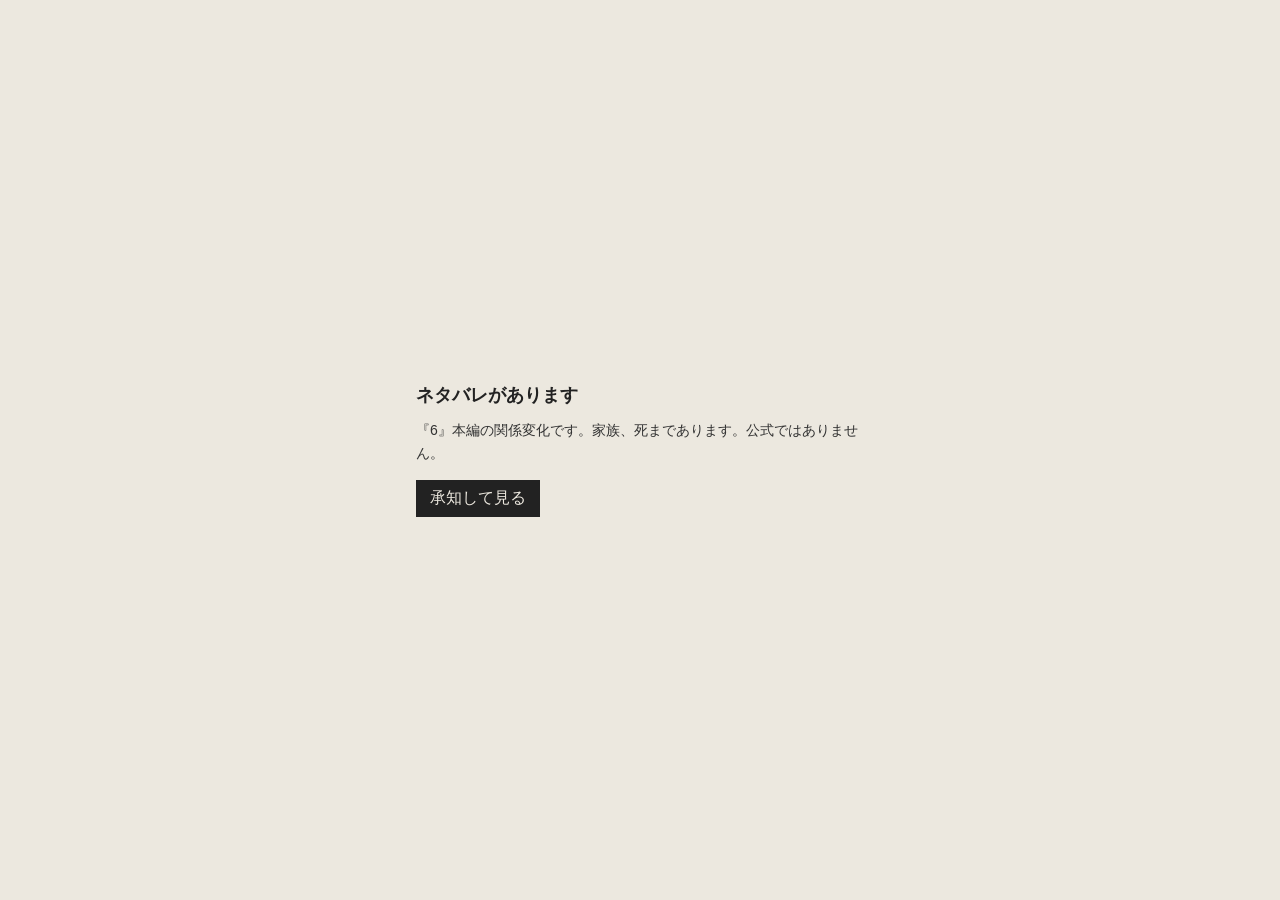
<file: graph/6/index.html>
<!doctype html>
<html lang="ja">
<head>
  <meta charset="utf-8"/>
  <meta name="robots" content="noindex"/>
  <meta name="viewport" content="width=device-width, initial-scale=1"/>
  <title>龍が如く6 関係図</title>
  <style>
    body { margin: 0; background: #ece8df; color: #222; font-family: "Yu Gothic", Meiryo, sans-serif; }
    header { padding: 16px 24px 8px; }
    h1 { font-size: 20px; font-weight: 600; margin: 0 0 8px; }
    .meta { font-size: 13px; color: #555; margin-bottom: 12px; }
    .meta a { color: inherit; }
    select, input[type=range] { width: min(960px, 100%); }
    .stage { padding: 0 24px 24px; }
    .caption { margin: 8px 0 4px; font-size: 14px; min-height: 2.4em; }
    .cast { font-size: 14px; line-height: 2; color: #333; margin: 0 0 12px; }
    .frame { background: #f4f1ea; border: 1px solid #d4cfc3; }
    ruby { ruby-position: over; }
    ruby rt { font-size: 0.55em; font-weight: 400; color: #555; }
    #gate {
      position: fixed; inset: 0; background: #ece8df; z-index: 2;
      display: flex; align-items: center; justify-content: center; padding: 24px;
    }
    #gate .box { max-width: 28rem; }
    #gate h2 { font-size: 18px; font-weight: 600; margin: 0 0 12px; }
    #gate p { font-size: 14px; line-height: 1.6; margin: 0 0 16px; color: #333; }
    #gate button {
      font: inherit; padding: 8px 14px; background: #222; color: #ece8df; border: 0; cursor: pointer;
    }
    #app.hidden { display: none; }
  </style>
</head>
<body>
  <div id="gate">
    <div class="box">
      <h2>ネタバレがあります</h2>
      <p>『6』本編の関係変化です。家族、死まであります。公式ではありません。</p>
      <button type="button" id="enter">承知して見る</button>
    </div>
  </div>
  <div id="app" class="hidden">
  <header>
    <p class="meta"><a href="../../index.html">入口へ</a> · <a href="../index.html">作品の図</a></p>
    <h1>龍が如く6 関係図</h1>
    <div class="meta">イベント8件。主要な関係の手引き。映像時刻はこれから足します。一度きりの相手は消える。緑は近づき、赤は対立、破線は混在または死。</div>
    <select id="pick"><option value="0">01 遥が事故に遭い、桐生は孫の存在を知る</option>
<option value="1">02 桐生が、春人を連れて広島へ向かう</option>
<option value="2">03 春人の父親・勇太が、桐生の前に出る</option>
<option value="3">04 桐生が、広島の小さな一家の客分になる</option>
<option value="4">05 勇太の出自が、岩見側の事情と結びつく</option>
<option value="5">06 桐生が、勇太を遥と春人の側に置く</option>
<option value="6">07 岩見との戦いのあと、桐生は家族の前から消える</option>
<option value="7">08 桐生は、春人たちの前では死んだことになる</option></select>
    <div style="margin-top:8px"><input id="slider" type="range" min="0" max="7" value="0"/></div>
    <div class="caption" id="caption"></div>
    <div class="cast" id="cast"></div>
  </header>
  <div class="stage">
    <div class="frame" id="frame"></div>
  </div>
  </div>
  <script>
    const svgs = ["<svg xmlns=\"http://www.w3.org/2000/svg\" viewBox=\"0 0 1040 620\" width=\"1040\" height=\"620\">\n<rect width=\"1040\" height=\"620\" fill=\"#f4f1ea\"/>\n<text x=\"24\" y=\"24\" font-family=\"Yu Gothic, Meiryo, sans-serif\" font-size=\"15\" fill=\"#1c1c1c\">龍が如く6 関係図</text>\n<text x=\"24\" y=\"42\" font-family=\"Yu Gothic, Meiryo, sans-serif\" font-size=\"12\" fill=\"#555\">y6-e001  遥が事故に遭い、桐生は孫の存在を知る</text>\n<text x=\"300.0\" y=\"12.0\" text-anchor=\"middle\" font-family=\"Yu Gothic, Meiryo, sans-serif\" font-size=\"8\" fill=\"#888\">かぞく</text>\n<text x=\"300.0\" y=\"22.0\" text-anchor=\"middle\" font-family=\"Yu Gothic, Meiryo, sans-serif\" font-size=\"11\" fill=\"#888\">家族</text>\n<line x1=\"200\" y1=\"400\" x2=\"200\" y2=\"220\" stroke=\"#a33b3b\" stroke-width=\"2.4\"/>\n<text x=\"218.0\" y=\"306.0\" text-anchor=\"middle\" font-family=\"Yu Gothic, Meiryo, sans-serif\" font-size=\"11\" fill=\"#a33b3b\">遥が倒れる</text>\n<rect x=\"152.0\" y=\"196.0\" width=\"96\" height=\"50\" rx=\"3\" fill=\"#ece7dc\" stroke=\"#222\"/>\n<text x=\"185.5\" y=\"218.0\" text-anchor=\"middle\" font-family=\"Yu Gothic, Meiryo, sans-serif\" font-size=\"9\" fill=\"#555\">きりゅう</text>\n<text x=\"185.5\" y=\"230.0\" text-anchor=\"middle\" font-family=\"Yu Gothic, Meiryo, sans-serif\" font-size=\"13\" fill=\"#1c1c1c\">桐生</text>\n<text x=\"218.1\" y=\"218.0\" text-anchor=\"middle\" font-family=\"Yu Gothic, Meiryo, sans-serif\" font-size=\"9\" fill=\"#555\">かずま</text>\n<text x=\"218.1\" y=\"230.0\" text-anchor=\"middle\" font-family=\"Yu Gothic, Meiryo, sans-serif\" font-size=\"13\" fill=\"#1c1c1c\">一馬</text>\n<rect x=\"152.0\" y=\"376.0\" width=\"96\" height=\"50\" rx=\"3\" fill=\"#ece7dc\" stroke=\"#222\"/>\n<text x=\"186.1\" y=\"398.0\" text-anchor=\"middle\" font-family=\"Yu Gothic, Meiryo, sans-serif\" font-size=\"9\" fill=\"#555\">さわむら</text>\n<text x=\"186.1\" y=\"410.0\" text-anchor=\"middle\" font-family=\"Yu Gothic, Meiryo, sans-serif\" font-size=\"13\" fill=\"#1c1c1c\">澤村</text>\n<text x=\"218.1\" y=\"398.0\" text-anchor=\"middle\" font-family=\"Yu Gothic, Meiryo, sans-serif\" font-size=\"9\" fill=\"#555\">はるか</text>\n<text x=\"218.1\" y=\"410.0\" text-anchor=\"middle\" font-family=\"Yu Gothic, Meiryo, sans-serif\" font-size=\"13\" fill=\"#1c1c1c\">遥</text>\n<text x=\"800\" y=\"600\" font-family=\"Yu Gothic, Meiryo, sans-serif\" font-size=\"11\" fill=\"#777\">緑 plus　赤 minus　破線 mixed/death</text>\n</svg>",
"<svg xmlns=\"http://www.w3.org/2000/svg\" viewBox=\"0 0 1040 620\" width=\"1040\" height=\"620\">\n<rect width=\"1040\" height=\"620\" fill=\"#f4f1ea\"/>\n<text x=\"24\" y=\"24\" font-family=\"Yu Gothic, Meiryo, sans-serif\" font-size=\"15\" fill=\"#1c1c1c\">龍が如く6 関係図</text>\n<text x=\"24\" y=\"42\" font-family=\"Yu Gothic, Meiryo, sans-serif\" font-size=\"12\" fill=\"#555\">y6-e002  桐生が、春人を連れて広島へ向かう</text>\n<text x=\"300.0\" y=\"12.0\" text-anchor=\"middle\" font-family=\"Yu Gothic, Meiryo, sans-serif\" font-size=\"8\" fill=\"#888\">かぞく</text>\n<text x=\"300.0\" y=\"22.0\" text-anchor=\"middle\" font-family=\"Yu Gothic, Meiryo, sans-serif\" font-size=\"11\" fill=\"#888\">家族</text>\n<line x1=\"200\" y1=\"400\" x2=\"200\" y2=\"220\" stroke=\"#a33b3b\" stroke-width=\"2.4\"/>\n<text x=\"218.0\" y=\"306.0\" text-anchor=\"middle\" font-family=\"Yu Gothic, Meiryo, sans-serif\" font-size=\"11\" fill=\"#a33b3b\">遥が倒れる</text>\n<line x1=\"400\" y1=\"400\" x2=\"200\" y2=\"220\" stroke=\"#2f6f4e\" stroke-width=\"1.8\"/>\n<text x=\"288.0\" y=\"316.4\" text-anchor=\"middle\" font-family=\"Yu Gothic, Meiryo, sans-serif\" font-size=\"11\" fill=\"#2f6f4e\">孫を預かる</text>\n<rect x=\"152.0\" y=\"196.0\" width=\"96\" height=\"50\" rx=\"3\" fill=\"#ece7dc\" stroke=\"#222\"/>\n<text x=\"185.5\" y=\"218.0\" text-anchor=\"middle\" font-family=\"Yu Gothic, Meiryo, sans-serif\" font-size=\"9\" fill=\"#555\">きりゅう</text>\n<text x=\"185.5\" y=\"230.0\" text-anchor=\"middle\" font-family=\"Yu Gothic, Meiryo, sans-serif\" font-size=\"13\" fill=\"#1c1c1c\">桐生</text>\n<text x=\"218.1\" y=\"218.0\" text-anchor=\"middle\" font-family=\"Yu Gothic, Meiryo, sans-serif\" font-size=\"9\" fill=\"#555\">かずま</text>\n<text x=\"218.1\" y=\"230.0\" text-anchor=\"middle\" font-family=\"Yu Gothic, Meiryo, sans-serif\" font-size=\"13\" fill=\"#1c1c1c\">一馬</text>\n<rect x=\"152.0\" y=\"376.0\" width=\"96\" height=\"50\" rx=\"3\" fill=\"#ece7dc\" stroke=\"#222\"/>\n<text x=\"186.1\" y=\"398.0\" text-anchor=\"middle\" font-family=\"Yu Gothic, Meiryo, sans-serif\" font-size=\"9\" fill=\"#555\">さわむら</text>\n<text x=\"186.1\" y=\"410.0\" text-anchor=\"middle\" font-family=\"Yu Gothic, Meiryo, sans-serif\" font-size=\"13\" fill=\"#1c1c1c\">澤村</text>\n<text x=\"218.1\" y=\"398.0\" text-anchor=\"middle\" font-family=\"Yu Gothic, Meiryo, sans-serif\" font-size=\"9\" fill=\"#555\">はるか</text>\n<text x=\"218.1\" y=\"410.0\" text-anchor=\"middle\" font-family=\"Yu Gothic, Meiryo, sans-serif\" font-size=\"13\" fill=\"#1c1c1c\">遥</text>\n<rect x=\"352.0\" y=\"376.0\" width=\"96\" height=\"50\" rx=\"3\" fill=\"#ece7dc\" stroke=\"#222\"/>\n<text x=\"400.0\" y=\"398.0\" text-anchor=\"middle\" font-family=\"Yu Gothic, Meiryo, sans-serif\" font-size=\"9\" fill=\"#555\">はると</text>\n<text x=\"400.0\" y=\"410.0\" text-anchor=\"middle\" font-family=\"Yu Gothic, Meiryo, sans-serif\" font-size=\"13\" fill=\"#1c1c1c\">春人</text>\n<text x=\"800\" y=\"600\" font-family=\"Yu Gothic, Meiryo, sans-serif\" font-size=\"11\" fill=\"#777\">緑 plus　赤 minus　破線 mixed/death</text>\n</svg>",
"<svg xmlns=\"http://www.w3.org/2000/svg\" viewBox=\"0 0 1040 620\" width=\"1040\" height=\"620\">\n<rect width=\"1040\" height=\"620\" fill=\"#f4f1ea\"/>\n<text x=\"24\" y=\"24\" font-family=\"Yu Gothic, Meiryo, sans-serif\" font-size=\"15\" fill=\"#1c1c1c\">龍が如く6 関係図</text>\n<text x=\"24\" y=\"42\" font-family=\"Yu Gothic, Meiryo, sans-serif\" font-size=\"12\" fill=\"#555\">y6-e003  春人の父親・勇太が、桐生の前に出る</text>\n<text x=\"300.0\" y=\"12.0\" text-anchor=\"middle\" font-family=\"Yu Gothic, Meiryo, sans-serif\" font-size=\"8\" fill=\"#888\">かぞく</text>\n<text x=\"300.0\" y=\"22.0\" text-anchor=\"middle\" font-family=\"Yu Gothic, Meiryo, sans-serif\" font-size=\"11\" fill=\"#888\">家族</text>\n<line x1=\"200\" y1=\"400\" x2=\"200\" y2=\"220\" stroke=\"#a33b3b\" stroke-width=\"2.4\"/>\n<text x=\"218.0\" y=\"306.0\" text-anchor=\"middle\" font-family=\"Yu Gothic, Meiryo, sans-serif\" font-size=\"11\" fill=\"#a33b3b\">遥が倒れる</text>\n<line x1=\"400\" y1=\"400\" x2=\"200\" y2=\"220\" stroke=\"#2f6f4e\" stroke-width=\"1.8\"/>\n<text x=\"288.0\" y=\"316.4\" text-anchor=\"middle\" font-family=\"Yu Gothic, Meiryo, sans-serif\" font-size=\"11\" fill=\"#2f6f4e\">孫を預かる</text>\n<line x1=\"200\" y1=\"400\" x2=\"400\" y2=\"220\" stroke=\"#8a6a22\" stroke-width=\"1.8\" stroke-dasharray='6 4'/>\n<text x=\"288.0\" y=\"295.6\" text-anchor=\"middle\" font-family=\"Yu Gothic, Meiryo, sans-serif\" font-size=\"11\" fill=\"#8a6a22\">勇太が現れる</text>\n<rect x=\"152.0\" y=\"196.0\" width=\"96\" height=\"50\" rx=\"3\" fill=\"#ece7dc\" stroke=\"#222\"/>\n<text x=\"185.5\" y=\"218.0\" text-anchor=\"middle\" font-family=\"Yu Gothic, Meiryo, sans-serif\" font-size=\"9\" fill=\"#555\">きりゅう</text>\n<text x=\"185.5\" y=\"230.0\" text-anchor=\"middle\" font-family=\"Yu Gothic, Meiryo, sans-serif\" font-size=\"13\" fill=\"#1c1c1c\">桐生</text>\n<text x=\"218.1\" y=\"218.0\" text-anchor=\"middle\" font-family=\"Yu Gothic, Meiryo, sans-serif\" font-size=\"9\" fill=\"#555\">かずま</text>\n<text x=\"218.1\" y=\"230.0\" text-anchor=\"middle\" font-family=\"Yu Gothic, Meiryo, sans-serif\" font-size=\"13\" fill=\"#1c1c1c\">一馬</text>\n<rect x=\"352.0\" y=\"196.0\" width=\"96\" height=\"50\" rx=\"3\" fill=\"#ece7dc\" stroke=\"#222\"/>\n<text x=\"385.5\" y=\"218.0\" text-anchor=\"middle\" font-family=\"Yu Gothic, Meiryo, sans-serif\" font-size=\"9\" fill=\"#555\">うさみ</text>\n<text x=\"385.5\" y=\"230.0\" text-anchor=\"middle\" font-family=\"Yu Gothic, Meiryo, sans-serif\" font-size=\"13\" fill=\"#1c1c1c\">宇佐美</text>\n<text x=\"421.0\" y=\"218.0\" text-anchor=\"middle\" font-family=\"Yu Gothic, Meiryo, sans-serif\" font-size=\"9\" fill=\"#555\">ゆうた</text>\n<text x=\"421.0\" y=\"230.0\" text-anchor=\"middle\" font-family=\"Yu Gothic, Meiryo, sans-serif\" font-size=\"13\" fill=\"#1c1c1c\">勇太</text>\n<rect x=\"152.0\" y=\"376.0\" width=\"96\" height=\"50\" rx=\"3\" fill=\"#ece7dc\" stroke=\"#222\"/>\n<text x=\"186.1\" y=\"398.0\" text-anchor=\"middle\" font-family=\"Yu Gothic, Meiryo, sans-serif\" font-size=\"9\" fill=\"#555\">さわむら</text>\n<text x=\"186.1\" y=\"410.0\" text-anchor=\"middle\" font-family=\"Yu Gothic, Meiryo, sans-serif\" font-size=\"13\" fill=\"#1c1c1c\">澤村</text>\n<text x=\"218.1\" y=\"398.0\" text-anchor=\"middle\" font-family=\"Yu Gothic, Meiryo, sans-serif\" font-size=\"9\" fill=\"#555\">はるか</text>\n<text x=\"218.1\" y=\"410.0\" text-anchor=\"middle\" font-family=\"Yu Gothic, Meiryo, sans-serif\" font-size=\"13\" fill=\"#1c1c1c\">遥</text>\n<rect x=\"352.0\" y=\"376.0\" width=\"96\" height=\"50\" rx=\"3\" fill=\"#ece7dc\" stroke=\"#222\"/>\n<text x=\"400.0\" y=\"398.0\" text-anchor=\"middle\" font-family=\"Yu Gothic, Meiryo, sans-serif\" font-size=\"9\" fill=\"#555\">はると</text>\n<text x=\"400.0\" y=\"410.0\" text-anchor=\"middle\" font-family=\"Yu Gothic, Meiryo, sans-serif\" font-size=\"13\" fill=\"#1c1c1c\">春人</text>\n<text x=\"800\" y=\"600\" font-family=\"Yu Gothic, Meiryo, sans-serif\" font-size=\"11\" fill=\"#777\">緑 plus　赤 minus　破線 mixed/death</text>\n</svg>",
"<svg xmlns=\"http://www.w3.org/2000/svg\" viewBox=\"0 0 1040 620\" width=\"1040\" height=\"620\">\n<rect width=\"1040\" height=\"620\" fill=\"#f4f1ea\"/>\n<text x=\"24\" y=\"24\" font-family=\"Yu Gothic, Meiryo, sans-serif\" font-size=\"15\" fill=\"#1c1c1c\">龍が如く6 関係図</text>\n<text x=\"24\" y=\"42\" font-family=\"Yu Gothic, Meiryo, sans-serif\" font-size=\"12\" fill=\"#555\">y6-e004  桐生が、広島の小さな一家の客分になる</text>\n<text x=\"300.0\" y=\"12.0\" text-anchor=\"middle\" font-family=\"Yu Gothic, Meiryo, sans-serif\" font-size=\"8\" fill=\"#888\">かぞく</text>\n<text x=\"300.0\" y=\"22.0\" text-anchor=\"middle\" font-family=\"Yu Gothic, Meiryo, sans-serif\" font-size=\"11\" fill=\"#888\">家族</text>\n<text x=\"620.0\" y=\"12.0\" text-anchor=\"middle\" font-family=\"Yu Gothic, Meiryo, sans-serif\" font-size=\"8\" fill=\"#888\">ひろしま</text>\n<text x=\"620.0\" y=\"22.0\" text-anchor=\"middle\" font-family=\"Yu Gothic, Meiryo, sans-serif\" font-size=\"11\" fill=\"#888\">広島</text>\n<line x1=\"200\" y1=\"400\" x2=\"200\" y2=\"220\" stroke=\"#a33b3b\" stroke-width=\"2.4\"/>\n<text x=\"218.0\" y=\"306.0\" text-anchor=\"middle\" font-family=\"Yu Gothic, Meiryo, sans-serif\" font-size=\"11\" fill=\"#a33b3b\">遥が倒れる</text>\n<line x1=\"400\" y1=\"400\" x2=\"200\" y2=\"220\" stroke=\"#2f6f4e\" stroke-width=\"1.8\"/>\n<text x=\"288.0\" y=\"316.4\" text-anchor=\"middle\" font-family=\"Yu Gothic, Meiryo, sans-serif\" font-size=\"11\" fill=\"#2f6f4e\">孫を預かる</text>\n<line x1=\"200\" y1=\"400\" x2=\"400\" y2=\"220\" stroke=\"#8a6a22\" stroke-width=\"1.8\" stroke-dasharray='6 4'/>\n<text x=\"288.0\" y=\"295.6\" text-anchor=\"middle\" font-family=\"Yu Gothic, Meiryo, sans-serif\" font-size=\"11\" fill=\"#8a6a22\">勇太が現れる</text>\n<line x1=\"620\" y1=\"80\" x2=\"200\" y2=\"220\" stroke=\"#2f6f4e\" stroke-width=\"1.8\"/>\n<text x=\"404.3\" y=\"132.7\" text-anchor=\"middle\" font-family=\"Yu Gothic, Meiryo, sans-serif\" font-size=\"11\" fill=\"#2f6f4e\">広瀬一家に入る</text>\n<rect x=\"572.0\" y=\"56.0\" width=\"96\" height=\"50\" rx=\"3\" fill=\"#ece7dc\" stroke=\"#222\"/>\n<text x=\"606.1\" y=\"78.0\" text-anchor=\"middle\" font-family=\"Yu Gothic, Meiryo, sans-serif\" font-size=\"9\" fill=\"#555\">ひろせ</text>\n<text x=\"606.1\" y=\"90.0\" text-anchor=\"middle\" font-family=\"Yu Gothic, Meiryo, sans-serif\" font-size=\"13\" fill=\"#1c1c1c\">広瀬</text>\n<text x=\"634.5\" y=\"78.0\" text-anchor=\"middle\" font-family=\"Yu Gothic, Meiryo, sans-serif\" font-size=\"9\" fill=\"#555\">とおる</text>\n<text x=\"634.5\" y=\"90.0\" text-anchor=\"middle\" font-family=\"Yu Gothic, Meiryo, sans-serif\" font-size=\"13\" fill=\"#1c1c1c\">徹</text>\n<rect x=\"152.0\" y=\"196.0\" width=\"96\" height=\"50\" rx=\"3\" fill=\"#ece7dc\" stroke=\"#222\"/>\n<text x=\"185.5\" y=\"218.0\" text-anchor=\"middle\" font-family=\"Yu Gothic, Meiryo, sans-serif\" font-size=\"9\" fill=\"#555\">きりゅう</text>\n<text x=\"185.5\" y=\"230.0\" text-anchor=\"middle\" font-family=\"Yu Gothic, Meiryo, sans-serif\" font-size=\"13\" fill=\"#1c1c1c\">桐生</text>\n<text x=\"218.1\" y=\"218.0\" text-anchor=\"middle\" font-family=\"Yu Gothic, Meiryo, sans-serif\" font-size=\"9\" fill=\"#555\">かずま</text>\n<text x=\"218.1\" y=\"230.0\" text-anchor=\"middle\" font-family=\"Yu Gothic, Meiryo, sans-serif\" font-size=\"13\" fill=\"#1c1c1c\">一馬</text>\n<rect x=\"352.0\" y=\"196.0\" width=\"96\" height=\"50\" rx=\"3\" fill=\"#ece7dc\" stroke=\"#222\"/>\n<text x=\"385.5\" y=\"218.0\" text-anchor=\"middle\" font-family=\"Yu Gothic, Meiryo, sans-serif\" font-size=\"9\" fill=\"#555\">うさみ</text>\n<text x=\"385.5\" y=\"230.0\" text-anchor=\"middle\" font-family=\"Yu Gothic, Meiryo, sans-serif\" font-size=\"13\" fill=\"#1c1c1c\">宇佐美</text>\n<text x=\"421.0\" y=\"218.0\" text-anchor=\"middle\" font-family=\"Yu Gothic, Meiryo, sans-serif\" font-size=\"9\" fill=\"#555\">ゆうた</text>\n<text x=\"421.0\" y=\"230.0\" text-anchor=\"middle\" font-family=\"Yu Gothic, Meiryo, sans-serif\" font-size=\"13\" fill=\"#1c1c1c\">勇太</text>\n<rect x=\"352.0\" y=\"376.0\" width=\"96\" height=\"50\" rx=\"3\" fill=\"#ece7dc\" stroke=\"#222\"/>\n<text x=\"400.0\" y=\"398.0\" text-anchor=\"middle\" font-family=\"Yu Gothic, Meiryo, sans-serif\" font-size=\"9\" fill=\"#555\">はると</text>\n<text x=\"400.0\" y=\"410.0\" text-anchor=\"middle\" font-family=\"Yu Gothic, Meiryo, sans-serif\" font-size=\"13\" fill=\"#1c1c1c\">春人</text>\n<rect x=\"152.0\" y=\"376.0\" width=\"96\" height=\"50\" rx=\"3\" fill=\"#ece7dc\" stroke=\"#222\"/>\n<text x=\"186.1\" y=\"398.0\" text-anchor=\"middle\" font-family=\"Yu Gothic, Meiryo, sans-serif\" font-size=\"9\" fill=\"#555\">さわむら</text>\n<text x=\"186.1\" y=\"410.0\" text-anchor=\"middle\" font-family=\"Yu Gothic, Meiryo, sans-serif\" font-size=\"13\" fill=\"#1c1c1c\">澤村</text>\n<text x=\"218.1\" y=\"398.0\" text-anchor=\"middle\" font-family=\"Yu Gothic, Meiryo, sans-serif\" font-size=\"9\" fill=\"#555\">はるか</text>\n<text x=\"218.1\" y=\"410.0\" text-anchor=\"middle\" font-family=\"Yu Gothic, Meiryo, sans-serif\" font-size=\"13\" fill=\"#1c1c1c\">遥</text>\n<text x=\"800\" y=\"600\" font-family=\"Yu Gothic, Meiryo, sans-serif\" font-size=\"11\" fill=\"#777\">緑 plus　赤 minus　破線 mixed/death</text>\n</svg>",
"<svg xmlns=\"http://www.w3.org/2000/svg\" viewBox=\"0 0 1040 620\" width=\"1040\" height=\"620\">\n<rect width=\"1040\" height=\"620\" fill=\"#f4f1ea\"/>\n<text x=\"24\" y=\"24\" font-family=\"Yu Gothic, Meiryo, sans-serif\" font-size=\"15\" fill=\"#1c1c1c\">龍が如く6 関係図</text>\n<text x=\"24\" y=\"42\" font-family=\"Yu Gothic, Meiryo, sans-serif\" font-size=\"12\" fill=\"#555\">y6-e005  勇太の出自が、岩見側の事情と結びつく</text>\n<text x=\"300.0\" y=\"12.0\" text-anchor=\"middle\" font-family=\"Yu Gothic, Meiryo, sans-serif\" font-size=\"8\" fill=\"#888\">かぞく</text>\n<text x=\"300.0\" y=\"22.0\" text-anchor=\"middle\" font-family=\"Yu Gothic, Meiryo, sans-serif\" font-size=\"11\" fill=\"#888\">家族</text>\n<text x=\"620.0\" y=\"12.0\" text-anchor=\"middle\" font-family=\"Yu Gothic, Meiryo, sans-serif\" font-size=\"8\" fill=\"#888\">ひろしま</text>\n<text x=\"620.0\" y=\"22.0\" text-anchor=\"middle\" font-family=\"Yu Gothic, Meiryo, sans-serif\" font-size=\"11\" fill=\"#888\">広島</text>\n<line x1=\"200\" y1=\"400\" x2=\"200\" y2=\"220\" stroke=\"#a33b3b\" stroke-width=\"2.4\"/>\n<text x=\"218.0\" y=\"306.0\" text-anchor=\"middle\" font-family=\"Yu Gothic, Meiryo, sans-serif\" font-size=\"11\" fill=\"#a33b3b\">遥が倒れる</text>\n<line x1=\"400\" y1=\"400\" x2=\"200\" y2=\"220\" stroke=\"#2f6f4e\" stroke-width=\"1.8\"/>\n<text x=\"288.0\" y=\"316.4\" text-anchor=\"middle\" font-family=\"Yu Gothic, Meiryo, sans-serif\" font-size=\"11\" fill=\"#2f6f4e\">孫を預かる</text>\n<line x1=\"200\" y1=\"400\" x2=\"400\" y2=\"220\" stroke=\"#8a6a22\" stroke-width=\"1.8\" stroke-dasharray='6 4'/>\n<text x=\"288.0\" y=\"295.6\" text-anchor=\"middle\" font-family=\"Yu Gothic, Meiryo, sans-serif\" font-size=\"11\" fill=\"#8a6a22\">勇太が現れる</text>\n<line x1=\"620\" y1=\"80\" x2=\"200\" y2=\"220\" stroke=\"#2f6f4e\" stroke-width=\"1.8\"/>\n<text x=\"404.3\" y=\"132.7\" text-anchor=\"middle\" font-family=\"Yu Gothic, Meiryo, sans-serif\" font-size=\"11\" fill=\"#2f6f4e\">広瀬一家に入る</text>\n<line x1=\"620\" y1=\"220\" x2=\"400\" y2=\"220\" stroke=\"#a33b3b\" stroke-width=\"2.4\"/>\n<text x=\"510.0\" y=\"202.0\" text-anchor=\"middle\" font-family=\"Yu Gothic, Meiryo, sans-serif\" font-size=\"11\" fill=\"#a33b3b\">岩見の息子</text>\n<rect x=\"572.0\" y=\"56.0\" width=\"96\" height=\"50\" rx=\"3\" fill=\"#ece7dc\" stroke=\"#222\"/>\n<text x=\"606.1\" y=\"78.0\" text-anchor=\"middle\" font-family=\"Yu Gothic, Meiryo, sans-serif\" font-size=\"9\" fill=\"#555\">ひろせ</text>\n<text x=\"606.1\" y=\"90.0\" text-anchor=\"middle\" font-family=\"Yu Gothic, Meiryo, sans-serif\" font-size=\"13\" fill=\"#1c1c1c\">広瀬</text>\n<text x=\"634.5\" y=\"78.0\" text-anchor=\"middle\" font-family=\"Yu Gothic, Meiryo, sans-serif\" font-size=\"9\" fill=\"#555\">とおる</text>\n<text x=\"634.5\" y=\"90.0\" text-anchor=\"middle\" font-family=\"Yu Gothic, Meiryo, sans-serif\" font-size=\"13\" fill=\"#1c1c1c\">徹</text>\n<rect x=\"152.0\" y=\"196.0\" width=\"96\" height=\"50\" rx=\"3\" fill=\"#ece7dc\" stroke=\"#222\"/>\n<text x=\"185.5\" y=\"218.0\" text-anchor=\"middle\" font-family=\"Yu Gothic, Meiryo, sans-serif\" font-size=\"9\" fill=\"#555\">きりゅう</text>\n<text x=\"185.5\" y=\"230.0\" text-anchor=\"middle\" font-family=\"Yu Gothic, Meiryo, sans-serif\" font-size=\"13\" fill=\"#1c1c1c\">桐生</text>\n<text x=\"218.1\" y=\"218.0\" text-anchor=\"middle\" font-family=\"Yu Gothic, Meiryo, sans-serif\" font-size=\"9\" fill=\"#555\">かずま</text>\n<text x=\"218.1\" y=\"230.0\" text-anchor=\"middle\" font-family=\"Yu Gothic, Meiryo, sans-serif\" font-size=\"13\" fill=\"#1c1c1c\">一馬</text>\n<rect x=\"352.0\" y=\"196.0\" width=\"96\" height=\"50\" rx=\"3\" fill=\"#ece7dc\" stroke=\"#222\"/>\n<text x=\"385.5\" y=\"218.0\" text-anchor=\"middle\" font-family=\"Yu Gothic, Meiryo, sans-serif\" font-size=\"9\" fill=\"#555\">うさみ</text>\n<text x=\"385.5\" y=\"230.0\" text-anchor=\"middle\" font-family=\"Yu Gothic, Meiryo, sans-serif\" font-size=\"13\" fill=\"#1c1c1c\">宇佐美</text>\n<text x=\"421.0\" y=\"218.0\" text-anchor=\"middle\" font-family=\"Yu Gothic, Meiryo, sans-serif\" font-size=\"9\" fill=\"#555\">ゆうた</text>\n<text x=\"421.0\" y=\"230.0\" text-anchor=\"middle\" font-family=\"Yu Gothic, Meiryo, sans-serif\" font-size=\"13\" fill=\"#1c1c1c\">勇太</text>\n<rect x=\"572.0\" y=\"196.0\" width=\"96\" height=\"50\" rx=\"3\" fill=\"#ece7dc\" stroke=\"#222\"/>\n<text x=\"606.1\" y=\"218.0\" text-anchor=\"middle\" font-family=\"Yu Gothic, Meiryo, sans-serif\" font-size=\"9\" fill=\"#555\">いわみ</text>\n<text x=\"606.1\" y=\"230.0\" text-anchor=\"middle\" font-family=\"Yu Gothic, Meiryo, sans-serif\" font-size=\"13\" fill=\"#1c1c1c\">岩見</text>\n<text x=\"634.5\" y=\"218.0\" text-anchor=\"middle\" font-family=\"Yu Gothic, Meiryo, sans-serif\" font-size=\"9\" fill=\"#555\">ひさし</text>\n<text x=\"634.5\" y=\"230.0\" text-anchor=\"middle\" font-family=\"Yu Gothic, Meiryo, sans-serif\" font-size=\"13\" fill=\"#1c1c1c\">恒</text>\n<rect x=\"352.0\" y=\"376.0\" width=\"96\" height=\"50\" rx=\"3\" fill=\"#ece7dc\" stroke=\"#222\"/>\n<text x=\"400.0\" y=\"398.0\" text-anchor=\"middle\" font-family=\"Yu Gothic, Meiryo, sans-serif\" font-size=\"9\" fill=\"#555\">はると</text>\n<text x=\"400.0\" y=\"410.0\" text-anchor=\"middle\" font-family=\"Yu Gothic, Meiryo, sans-serif\" font-size=\"13\" fill=\"#1c1c1c\">春人</text>\n<rect x=\"152.0\" y=\"376.0\" width=\"96\" height=\"50\" rx=\"3\" fill=\"#ece7dc\" stroke=\"#222\"/>\n<text x=\"186.1\" y=\"398.0\" text-anchor=\"middle\" font-family=\"Yu Gothic, Meiryo, sans-serif\" font-size=\"9\" fill=\"#555\">さわむら</text>\n<text x=\"186.1\" y=\"410.0\" text-anchor=\"middle\" font-family=\"Yu Gothic, Meiryo, sans-serif\" font-size=\"13\" fill=\"#1c1c1c\">澤村</text>\n<text x=\"218.1\" y=\"398.0\" text-anchor=\"middle\" font-family=\"Yu Gothic, Meiryo, sans-serif\" font-size=\"9\" fill=\"#555\">はるか</text>\n<text x=\"218.1\" y=\"410.0\" text-anchor=\"middle\" font-family=\"Yu Gothic, Meiryo, sans-serif\" font-size=\"13\" fill=\"#1c1c1c\">遥</text>\n<text x=\"800\" y=\"600\" font-family=\"Yu Gothic, Meiryo, sans-serif\" font-size=\"11\" fill=\"#777\">緑 plus　赤 minus　破線 mixed/death</text>\n</svg>",
"<svg xmlns=\"http://www.w3.org/2000/svg\" viewBox=\"0 0 1040 620\" width=\"1040\" height=\"620\">\n<rect width=\"1040\" height=\"620\" fill=\"#f4f1ea\"/>\n<text x=\"24\" y=\"24\" font-family=\"Yu Gothic, Meiryo, sans-serif\" font-size=\"15\" fill=\"#1c1c1c\">龍が如く6 関係図</text>\n<text x=\"24\" y=\"42\" font-family=\"Yu Gothic, Meiryo, sans-serif\" font-size=\"12\" fill=\"#555\">y6-e006  桐生が、勇太を遥と春人の側に置く</text>\n<text x=\"300.0\" y=\"12.0\" text-anchor=\"middle\" font-family=\"Yu Gothic, Meiryo, sans-serif\" font-size=\"8\" fill=\"#888\">かぞく</text>\n<text x=\"300.0\" y=\"22.0\" text-anchor=\"middle\" font-family=\"Yu Gothic, Meiryo, sans-serif\" font-size=\"11\" fill=\"#888\">家族</text>\n<text x=\"620.0\" y=\"12.0\" text-anchor=\"middle\" font-family=\"Yu Gothic, Meiryo, sans-serif\" font-size=\"8\" fill=\"#888\">ひろしま</text>\n<text x=\"620.0\" y=\"22.0\" text-anchor=\"middle\" font-family=\"Yu Gothic, Meiryo, sans-serif\" font-size=\"11\" fill=\"#888\">広島</text>\n<line x1=\"200\" y1=\"400\" x2=\"200\" y2=\"220\" stroke=\"#a33b3b\" stroke-width=\"2.4\"/>\n<text x=\"218.0\" y=\"306.0\" text-anchor=\"middle\" font-family=\"Yu Gothic, Meiryo, sans-serif\" font-size=\"11\" fill=\"#a33b3b\">遥が倒れる</text>\n<line x1=\"400\" y1=\"400\" x2=\"200\" y2=\"220\" stroke=\"#2f6f4e\" stroke-width=\"1.8\"/>\n<text x=\"288.0\" y=\"316.4\" text-anchor=\"middle\" font-family=\"Yu Gothic, Meiryo, sans-serif\" font-size=\"11\" fill=\"#2f6f4e\">孫を預かる</text>\n<line x1=\"200\" y1=\"400\" x2=\"400\" y2=\"220\" stroke=\"#8a6a22\" stroke-width=\"1.8\" stroke-dasharray='6 4'/>\n<text x=\"288.0\" y=\"295.6\" text-anchor=\"middle\" font-family=\"Yu Gothic, Meiryo, sans-serif\" font-size=\"11\" fill=\"#8a6a22\">勇太が現れる</text>\n<line x1=\"620\" y1=\"80\" x2=\"200\" y2=\"220\" stroke=\"#2f6f4e\" stroke-width=\"1.8\"/>\n<text x=\"404.3\" y=\"132.7\" text-anchor=\"middle\" font-family=\"Yu Gothic, Meiryo, sans-serif\" font-size=\"11\" fill=\"#2f6f4e\">広瀬一家に入る</text>\n<line x1=\"620\" y1=\"220\" x2=\"400\" y2=\"220\" stroke=\"#a33b3b\" stroke-width=\"2.4\"/>\n<text x=\"510.0\" y=\"202.0\" text-anchor=\"middle\" font-family=\"Yu Gothic, Meiryo, sans-serif\" font-size=\"11\" fill=\"#a33b3b\">岩見の息子</text>\n<line x1=\"200\" y1=\"220\" x2=\"400\" y2=\"220\" stroke=\"#2f6f4e\" stroke-width=\"1.8\"/>\n<text x=\"300.0\" y=\"202.0\" text-anchor=\"middle\" font-family=\"Yu Gothic, Meiryo, sans-serif\" font-size=\"11\" fill=\"#2f6f4e\">父として認める</text>\n<rect x=\"572.0\" y=\"56.0\" width=\"96\" height=\"50\" rx=\"3\" fill=\"#ece7dc\" stroke=\"#222\"/>\n<text x=\"606.1\" y=\"78.0\" text-anchor=\"middle\" font-family=\"Yu Gothic, Meiryo, sans-serif\" font-size=\"9\" fill=\"#555\">ひろせ</text>\n<text x=\"606.1\" y=\"90.0\" text-anchor=\"middle\" font-family=\"Yu Gothic, Meiryo, sans-serif\" font-size=\"13\" fill=\"#1c1c1c\">広瀬</text>\n<text x=\"634.5\" y=\"78.0\" text-anchor=\"middle\" font-family=\"Yu Gothic, Meiryo, sans-serif\" font-size=\"9\" fill=\"#555\">とおる</text>\n<text x=\"634.5\" y=\"90.0\" text-anchor=\"middle\" font-family=\"Yu Gothic, Meiryo, sans-serif\" font-size=\"13\" fill=\"#1c1c1c\">徹</text>\n<rect x=\"152.0\" y=\"196.0\" width=\"96\" height=\"50\" rx=\"3\" fill=\"#ece7dc\" stroke=\"#222\"/>\n<text x=\"185.5\" y=\"218.0\" text-anchor=\"middle\" font-family=\"Yu Gothic, Meiryo, sans-serif\" font-size=\"9\" fill=\"#555\">きりゅう</text>\n<text x=\"185.5\" y=\"230.0\" text-anchor=\"middle\" font-family=\"Yu Gothic, Meiryo, sans-serif\" font-size=\"13\" fill=\"#1c1c1c\">桐生</text>\n<text x=\"218.1\" y=\"218.0\" text-anchor=\"middle\" font-family=\"Yu Gothic, Meiryo, sans-serif\" font-size=\"9\" fill=\"#555\">かずま</text>\n<text x=\"218.1\" y=\"230.0\" text-anchor=\"middle\" font-family=\"Yu Gothic, Meiryo, sans-serif\" font-size=\"13\" fill=\"#1c1c1c\">一馬</text>\n<rect x=\"352.0\" y=\"196.0\" width=\"96\" height=\"50\" rx=\"3\" fill=\"#ece7dc\" stroke=\"#222\"/>\n<text x=\"385.5\" y=\"218.0\" text-anchor=\"middle\" font-family=\"Yu Gothic, Meiryo, sans-serif\" font-size=\"9\" fill=\"#555\">うさみ</text>\n<text x=\"385.5\" y=\"230.0\" text-anchor=\"middle\" font-family=\"Yu Gothic, Meiryo, sans-serif\" font-size=\"13\" fill=\"#1c1c1c\">宇佐美</text>\n<text x=\"421.0\" y=\"218.0\" text-anchor=\"middle\" font-family=\"Yu Gothic, Meiryo, sans-serif\" font-size=\"9\" fill=\"#555\">ゆうた</text>\n<text x=\"421.0\" y=\"230.0\" text-anchor=\"middle\" font-family=\"Yu Gothic, Meiryo, sans-serif\" font-size=\"13\" fill=\"#1c1c1c\">勇太</text>\n<rect x=\"572.0\" y=\"196.0\" width=\"96\" height=\"50\" rx=\"3\" fill=\"#ece7dc\" stroke=\"#222\"/>\n<text x=\"606.1\" y=\"218.0\" text-anchor=\"middle\" font-family=\"Yu Gothic, Meiryo, sans-serif\" font-size=\"9\" fill=\"#555\">いわみ</text>\n<text x=\"606.1\" y=\"230.0\" text-anchor=\"middle\" font-family=\"Yu Gothic, Meiryo, sans-serif\" font-size=\"13\" fill=\"#1c1c1c\">岩見</text>\n<text x=\"634.5\" y=\"218.0\" text-anchor=\"middle\" font-family=\"Yu Gothic, Meiryo, sans-serif\" font-size=\"9\" fill=\"#555\">ひさし</text>\n<text x=\"634.5\" y=\"230.0\" text-anchor=\"middle\" font-family=\"Yu Gothic, Meiryo, sans-serif\" font-size=\"13\" fill=\"#1c1c1c\">恒</text>\n<rect x=\"352.0\" y=\"376.0\" width=\"96\" height=\"50\" rx=\"3\" fill=\"#ece7dc\" stroke=\"#222\"/>\n<text x=\"400.0\" y=\"398.0\" text-anchor=\"middle\" font-family=\"Yu Gothic, Meiryo, sans-serif\" font-size=\"9\" fill=\"#555\">はると</text>\n<text x=\"400.0\" y=\"410.0\" text-anchor=\"middle\" font-family=\"Yu Gothic, Meiryo, sans-serif\" font-size=\"13\" fill=\"#1c1c1c\">春人</text>\n<rect x=\"152.0\" y=\"376.0\" width=\"96\" height=\"50\" rx=\"3\" fill=\"#ece7dc\" stroke=\"#222\"/>\n<text x=\"186.1\" y=\"398.0\" text-anchor=\"middle\" font-family=\"Yu Gothic, Meiryo, sans-serif\" font-size=\"9\" fill=\"#555\">さわむら</text>\n<text x=\"186.1\" y=\"410.0\" text-anchor=\"middle\" font-family=\"Yu Gothic, Meiryo, sans-serif\" font-size=\"13\" fill=\"#1c1c1c\">澤村</text>\n<text x=\"218.1\" y=\"398.0\" text-anchor=\"middle\" font-family=\"Yu Gothic, Meiryo, sans-serif\" font-size=\"9\" fill=\"#555\">はるか</text>\n<text x=\"218.1\" y=\"410.0\" text-anchor=\"middle\" font-family=\"Yu Gothic, Meiryo, sans-serif\" font-size=\"13\" fill=\"#1c1c1c\">遥</text>\n<text x=\"800\" y=\"600\" font-family=\"Yu Gothic, Meiryo, sans-serif\" font-size=\"11\" fill=\"#777\">緑 plus　赤 minus　破線 mixed/death</text>\n</svg>",
"<svg xmlns=\"http://www.w3.org/2000/svg\" viewBox=\"0 0 1040 620\" width=\"1040\" height=\"620\">\n<rect width=\"1040\" height=\"620\" fill=\"#f4f1ea\"/>\n<text x=\"24\" y=\"24\" font-family=\"Yu Gothic, Meiryo, sans-serif\" font-size=\"15\" fill=\"#1c1c1c\">龍が如く6 関係図</text>\n<text x=\"24\" y=\"42\" font-family=\"Yu Gothic, Meiryo, sans-serif\" font-size=\"12\" fill=\"#555\">y6-e007  岩見との戦いのあと、桐生は家族の前から消える</text>\n<text x=\"300.0\" y=\"12.0\" text-anchor=\"middle\" font-family=\"Yu Gothic, Meiryo, sans-serif\" font-size=\"8\" fill=\"#888\">かぞく</text>\n<text x=\"300.0\" y=\"22.0\" text-anchor=\"middle\" font-family=\"Yu Gothic, Meiryo, sans-serif\" font-size=\"11\" fill=\"#888\">家族</text>\n<text x=\"620.0\" y=\"12.0\" text-anchor=\"middle\" font-family=\"Yu Gothic, Meiryo, sans-serif\" font-size=\"8\" fill=\"#888\">ひろしま</text>\n<text x=\"620.0\" y=\"22.0\" text-anchor=\"middle\" font-family=\"Yu Gothic, Meiryo, sans-serif\" font-size=\"11\" fill=\"#888\">広島</text>\n<line x1=\"200\" y1=\"400\" x2=\"200\" y2=\"220\" stroke=\"#a33b3b\" stroke-width=\"2.4\"/>\n<text x=\"218.0\" y=\"306.0\" text-anchor=\"middle\" font-family=\"Yu Gothic, Meiryo, sans-serif\" font-size=\"11\" fill=\"#a33b3b\">遥が倒れる</text>\n<line x1=\"400\" y1=\"400\" x2=\"200\" y2=\"220\" stroke=\"#2f6f4e\" stroke-width=\"1.8\"/>\n<text x=\"288.0\" y=\"316.4\" text-anchor=\"middle\" font-family=\"Yu Gothic, Meiryo, sans-serif\" font-size=\"11\" fill=\"#2f6f4e\">孫を預かる</text>\n<line x1=\"200\" y1=\"400\" x2=\"400\" y2=\"220\" stroke=\"#8a6a22\" stroke-width=\"1.8\" stroke-dasharray='6 4'/>\n<text x=\"288.0\" y=\"295.6\" text-anchor=\"middle\" font-family=\"Yu Gothic, Meiryo, sans-serif\" font-size=\"11\" fill=\"#8a6a22\">勇太が現れる</text>\n<line x1=\"620\" y1=\"80\" x2=\"200\" y2=\"220\" stroke=\"#2f6f4e\" stroke-width=\"1.8\"/>\n<text x=\"404.3\" y=\"132.7\" text-anchor=\"middle\" font-family=\"Yu Gothic, Meiryo, sans-serif\" font-size=\"11\" fill=\"#2f6f4e\">広瀬一家に入る</text>\n<line x1=\"620\" y1=\"220\" x2=\"400\" y2=\"220\" stroke=\"#a33b3b\" stroke-width=\"2.4\"/>\n<text x=\"510.0\" y=\"202.0\" text-anchor=\"middle\" font-family=\"Yu Gothic, Meiryo, sans-serif\" font-size=\"11\" fill=\"#a33b3b\">岩見の息子</text>\n<line x1=\"200\" y1=\"220\" x2=\"400\" y2=\"220\" stroke=\"#2f6f4e\" stroke-width=\"1.8\"/>\n<text x=\"300.0\" y=\"202.0\" text-anchor=\"middle\" font-family=\"Yu Gothic, Meiryo, sans-serif\" font-size=\"11\" fill=\"#2f6f4e\">父として認める</text>\n<line x1=\"620\" y1=\"220\" x2=\"200\" y2=\"220\" stroke=\"#a33b3b\" stroke-width=\"2.4\"/>\n<text x=\"410.0\" y=\"230.0\" text-anchor=\"middle\" font-family=\"Yu Gothic, Meiryo, sans-serif\" font-size=\"11\" fill=\"#a33b3b\">決着</text>\n<rect x=\"572.0\" y=\"56.0\" width=\"96\" height=\"50\" rx=\"3\" fill=\"#ece7dc\" stroke=\"#222\"/>\n<text x=\"606.1\" y=\"78.0\" text-anchor=\"middle\" font-family=\"Yu Gothic, Meiryo, sans-serif\" font-size=\"9\" fill=\"#555\">ひろせ</text>\n<text x=\"606.1\" y=\"90.0\" text-anchor=\"middle\" font-family=\"Yu Gothic, Meiryo, sans-serif\" font-size=\"13\" fill=\"#1c1c1c\">広瀬</text>\n<text x=\"634.5\" y=\"78.0\" text-anchor=\"middle\" font-family=\"Yu Gothic, Meiryo, sans-serif\" font-size=\"9\" fill=\"#555\">とおる</text>\n<text x=\"634.5\" y=\"90.0\" text-anchor=\"middle\" font-family=\"Yu Gothic, Meiryo, sans-serif\" font-size=\"13\" fill=\"#1c1c1c\">徹</text>\n<rect x=\"152.0\" y=\"196.0\" width=\"96\" height=\"50\" rx=\"3\" fill=\"#ece7dc\" stroke=\"#222\"/>\n<text x=\"185.5\" y=\"218.0\" text-anchor=\"middle\" font-family=\"Yu Gothic, Meiryo, sans-serif\" font-size=\"9\" fill=\"#555\">きりゅう</text>\n<text x=\"185.5\" y=\"230.0\" text-anchor=\"middle\" font-family=\"Yu Gothic, Meiryo, sans-serif\" font-size=\"13\" fill=\"#1c1c1c\">桐生</text>\n<text x=\"218.1\" y=\"218.0\" text-anchor=\"middle\" font-family=\"Yu Gothic, Meiryo, sans-serif\" font-size=\"9\" fill=\"#555\">かずま</text>\n<text x=\"218.1\" y=\"230.0\" text-anchor=\"middle\" font-family=\"Yu Gothic, Meiryo, sans-serif\" font-size=\"13\" fill=\"#1c1c1c\">一馬</text>\n<rect x=\"352.0\" y=\"196.0\" width=\"96\" height=\"50\" rx=\"3\" fill=\"#ece7dc\" stroke=\"#222\"/>\n<text x=\"385.5\" y=\"218.0\" text-anchor=\"middle\" font-family=\"Yu Gothic, Meiryo, sans-serif\" font-size=\"9\" fill=\"#555\">うさみ</text>\n<text x=\"385.5\" y=\"230.0\" text-anchor=\"middle\" font-family=\"Yu Gothic, Meiryo, sans-serif\" font-size=\"13\" fill=\"#1c1c1c\">宇佐美</text>\n<text x=\"421.0\" y=\"218.0\" text-anchor=\"middle\" font-family=\"Yu Gothic, Meiryo, sans-serif\" font-size=\"9\" fill=\"#555\">ゆうた</text>\n<text x=\"421.0\" y=\"230.0\" text-anchor=\"middle\" font-family=\"Yu Gothic, Meiryo, sans-serif\" font-size=\"13\" fill=\"#1c1c1c\">勇太</text>\n<rect x=\"572.0\" y=\"196.0\" width=\"96\" height=\"50\" rx=\"3\" fill=\"#ece7dc\" stroke=\"#222\"/>\n<text x=\"606.1\" y=\"218.0\" text-anchor=\"middle\" font-family=\"Yu Gothic, Meiryo, sans-serif\" font-size=\"9\" fill=\"#555\">いわみ</text>\n<text x=\"606.1\" y=\"230.0\" text-anchor=\"middle\" font-family=\"Yu Gothic, Meiryo, sans-serif\" font-size=\"13\" fill=\"#1c1c1c\">岩見</text>\n<text x=\"634.5\" y=\"218.0\" text-anchor=\"middle\" font-family=\"Yu Gothic, Meiryo, sans-serif\" font-size=\"9\" fill=\"#555\">ひさし</text>\n<text x=\"634.5\" y=\"230.0\" text-anchor=\"middle\" font-family=\"Yu Gothic, Meiryo, sans-serif\" font-size=\"13\" fill=\"#1c1c1c\">恒</text>\n<rect x=\"352.0\" y=\"376.0\" width=\"96\" height=\"50\" rx=\"3\" fill=\"#ece7dc\" stroke=\"#222\"/>\n<text x=\"400.0\" y=\"398.0\" text-anchor=\"middle\" font-family=\"Yu Gothic, Meiryo, sans-serif\" font-size=\"9\" fill=\"#555\">はると</text>\n<text x=\"400.0\" y=\"410.0\" text-anchor=\"middle\" font-family=\"Yu Gothic, Meiryo, sans-serif\" font-size=\"13\" fill=\"#1c1c1c\">春人</text>\n<rect x=\"152.0\" y=\"376.0\" width=\"96\" height=\"50\" rx=\"3\" fill=\"#ece7dc\" stroke=\"#222\"/>\n<text x=\"186.1\" y=\"398.0\" text-anchor=\"middle\" font-family=\"Yu Gothic, Meiryo, sans-serif\" font-size=\"9\" fill=\"#555\">さわむら</text>\n<text x=\"186.1\" y=\"410.0\" text-anchor=\"middle\" font-family=\"Yu Gothic, Meiryo, sans-serif\" font-size=\"13\" fill=\"#1c1c1c\">澤村</text>\n<text x=\"218.1\" y=\"398.0\" text-anchor=\"middle\" font-family=\"Yu Gothic, Meiryo, sans-serif\" font-size=\"9\" fill=\"#555\">はるか</text>\n<text x=\"218.1\" y=\"410.0\" text-anchor=\"middle\" font-family=\"Yu Gothic, Meiryo, sans-serif\" font-size=\"13\" fill=\"#1c1c1c\">遥</text>\n<text x=\"800\" y=\"600\" font-family=\"Yu Gothic, Meiryo, sans-serif\" font-size=\"11\" fill=\"#777\">緑 plus　赤 minus　破線 mixed/death</text>\n</svg>",
"<svg xmlns=\"http://www.w3.org/2000/svg\" viewBox=\"0 0 1040 620\" width=\"1040\" height=\"620\">\n<rect width=\"1040\" height=\"620\" fill=\"#f4f1ea\"/>\n<text x=\"24\" y=\"24\" font-family=\"Yu Gothic, Meiryo, sans-serif\" font-size=\"15\" fill=\"#1c1c1c\">龍が如く6 関係図</text>\n<text x=\"24\" y=\"42\" font-family=\"Yu Gothic, Meiryo, sans-serif\" font-size=\"12\" fill=\"#555\">y6-e008  桐生は、春人たちの前では死んだことになる</text>\n<text x=\"300.0\" y=\"12.0\" text-anchor=\"middle\" font-family=\"Yu Gothic, Meiryo, sans-serif\" font-size=\"8\" fill=\"#888\">かぞく</text>\n<text x=\"300.0\" y=\"22.0\" text-anchor=\"middle\" font-family=\"Yu Gothic, Meiryo, sans-serif\" font-size=\"11\" fill=\"#888\">家族</text>\n<text x=\"620.0\" y=\"12.0\" text-anchor=\"middle\" font-family=\"Yu Gothic, Meiryo, sans-serif\" font-size=\"8\" fill=\"#888\">ひろしま</text>\n<text x=\"620.0\" y=\"22.0\" text-anchor=\"middle\" font-family=\"Yu Gothic, Meiryo, sans-serif\" font-size=\"11\" fill=\"#888\">広島</text>\n<line x1=\"200\" y1=\"400\" x2=\"200\" y2=\"220\" stroke=\"#a33b3b\" stroke-width=\"2.4\"/>\n<text x=\"218.0\" y=\"306.0\" text-anchor=\"middle\" font-family=\"Yu Gothic, Meiryo, sans-serif\" font-size=\"11\" fill=\"#a33b3b\">遥が倒れる</text>\n<line x1=\"400\" y1=\"400\" x2=\"200\" y2=\"220\" stroke=\"#5c1f1f\" stroke-width=\"2.4\" stroke-dasharray='6 4'/>\n<text x=\"288.0\" y=\"316.4\" text-anchor=\"middle\" font-family=\"Yu Gothic, Meiryo, sans-serif\" font-size=\"11\" fill=\"#5c1f1f\">父はもういない</text>\n<line x1=\"200\" y1=\"400\" x2=\"400\" y2=\"220\" stroke=\"#8a6a22\" stroke-width=\"1.8\" stroke-dasharray='6 4'/>\n<text x=\"288.0\" y=\"295.6\" text-anchor=\"middle\" font-family=\"Yu Gothic, Meiryo, sans-serif\" font-size=\"11\" fill=\"#8a6a22\">勇太が現れる</text>\n<line x1=\"620\" y1=\"80\" x2=\"200\" y2=\"220\" stroke=\"#2f6f4e\" stroke-width=\"1.8\"/>\n<text x=\"404.3\" y=\"132.7\" text-anchor=\"middle\" font-family=\"Yu Gothic, Meiryo, sans-serif\" font-size=\"11\" fill=\"#2f6f4e\">広瀬一家に入る</text>\n<line x1=\"620\" y1=\"220\" x2=\"400\" y2=\"220\" stroke=\"#a33b3b\" stroke-width=\"2.4\"/>\n<text x=\"510.0\" y=\"202.0\" text-anchor=\"middle\" font-family=\"Yu Gothic, Meiryo, sans-serif\" font-size=\"11\" fill=\"#a33b3b\">岩見の息子</text>\n<line x1=\"200\" y1=\"220\" x2=\"400\" y2=\"220\" stroke=\"#2f6f4e\" stroke-width=\"1.8\"/>\n<text x=\"300.0\" y=\"202.0\" text-anchor=\"middle\" font-family=\"Yu Gothic, Meiryo, sans-serif\" font-size=\"11\" fill=\"#2f6f4e\">父として認める</text>\n<line x1=\"620\" y1=\"220\" x2=\"200\" y2=\"220\" stroke=\"#a33b3b\" stroke-width=\"2.4\"/>\n<text x=\"410.0\" y=\"230.0\" text-anchor=\"middle\" font-family=\"Yu Gothic, Meiryo, sans-serif\" font-size=\"11\" fill=\"#a33b3b\">決着</text>\n<rect x=\"572.0\" y=\"56.0\" width=\"96\" height=\"50\" rx=\"3\" fill=\"#ece7dc\" stroke=\"#222\"/>\n<text x=\"606.1\" y=\"78.0\" text-anchor=\"middle\" font-family=\"Yu Gothic, Meiryo, sans-serif\" font-size=\"9\" fill=\"#555\">ひろせ</text>\n<text x=\"606.1\" y=\"90.0\" text-anchor=\"middle\" font-family=\"Yu Gothic, Meiryo, sans-serif\" font-size=\"13\" fill=\"#1c1c1c\">広瀬</text>\n<text x=\"634.5\" y=\"78.0\" text-anchor=\"middle\" font-family=\"Yu Gothic, Meiryo, sans-serif\" font-size=\"9\" fill=\"#555\">とおる</text>\n<text x=\"634.5\" y=\"90.0\" text-anchor=\"middle\" font-family=\"Yu Gothic, Meiryo, sans-serif\" font-size=\"13\" fill=\"#1c1c1c\">徹</text>\n<rect x=\"140.0\" y=\"196.0\" width=\"120\" height=\"50\" rx=\"3\" fill=\"#d9d3c7\" stroke=\"#888\"/>\n<text x=\"164.5\" y=\"218.0\" text-anchor=\"middle\" font-family=\"Yu Gothic, Meiryo, sans-serif\" font-size=\"9\" fill=\"#555\">きりゅう</text>\n<text x=\"164.5\" y=\"230.0\" text-anchor=\"middle\" font-family=\"Yu Gothic, Meiryo, sans-serif\" font-size=\"13\" fill=\"#1c1c1c\">桐生</text>\n<text x=\"197.1\" y=\"218.0\" text-anchor=\"middle\" font-family=\"Yu Gothic, Meiryo, sans-serif\" font-size=\"9\" fill=\"#555\">かずま</text>\n<text x=\"197.1\" y=\"230.0\" text-anchor=\"middle\" font-family=\"Yu Gothic, Meiryo, sans-serif\" font-size=\"13\" fill=\"#1c1c1c\">一馬</text>\n<text x=\"232.6\" y=\"230.0\" text-anchor=\"middle\" font-family=\"Yu Gothic, Meiryo, sans-serif\" font-size=\"13\" fill=\"#1c1c1c\">（故）</text>\n<rect x=\"352.0\" y=\"196.0\" width=\"96\" height=\"50\" rx=\"3\" fill=\"#ece7dc\" stroke=\"#222\"/>\n<text x=\"385.5\" y=\"218.0\" text-anchor=\"middle\" font-family=\"Yu Gothic, Meiryo, sans-serif\" font-size=\"9\" fill=\"#555\">うさみ</text>\n<text x=\"385.5\" y=\"230.0\" text-anchor=\"middle\" font-family=\"Yu Gothic, Meiryo, sans-serif\" font-size=\"13\" fill=\"#1c1c1c\">宇佐美</text>\n<text x=\"421.0\" y=\"218.0\" text-anchor=\"middle\" font-family=\"Yu Gothic, Meiryo, sans-serif\" font-size=\"9\" fill=\"#555\">ゆうた</text>\n<text x=\"421.0\" y=\"230.0\" text-anchor=\"middle\" font-family=\"Yu Gothic, Meiryo, sans-serif\" font-size=\"13\" fill=\"#1c1c1c\">勇太</text>\n<rect x=\"572.0\" y=\"196.0\" width=\"96\" height=\"50\" rx=\"3\" fill=\"#ece7dc\" stroke=\"#222\"/>\n<text x=\"606.1\" y=\"218.0\" text-anchor=\"middle\" font-family=\"Yu Gothic, Meiryo, sans-serif\" font-size=\"9\" fill=\"#555\">いわみ</text>\n<text x=\"606.1\" y=\"230.0\" text-anchor=\"middle\" font-family=\"Yu Gothic, Meiryo, sans-serif\" font-size=\"13\" fill=\"#1c1c1c\">岩見</text>\n<text x=\"634.5\" y=\"218.0\" text-anchor=\"middle\" font-family=\"Yu Gothic, Meiryo, sans-serif\" font-size=\"9\" fill=\"#555\">ひさし</text>\n<text x=\"634.5\" y=\"230.0\" text-anchor=\"middle\" font-family=\"Yu Gothic, Meiryo, sans-serif\" font-size=\"13\" fill=\"#1c1c1c\">恒</text>\n<rect x=\"352.0\" y=\"376.0\" width=\"96\" height=\"50\" rx=\"3\" fill=\"#ece7dc\" stroke=\"#222\"/>\n<text x=\"400.0\" y=\"398.0\" text-anchor=\"middle\" font-family=\"Yu Gothic, Meiryo, sans-serif\" font-size=\"9\" fill=\"#555\">はると</text>\n<text x=\"400.0\" y=\"410.0\" text-anchor=\"middle\" font-family=\"Yu Gothic, Meiryo, sans-serif\" font-size=\"13\" fill=\"#1c1c1c\">春人</text>\n<rect x=\"152.0\" y=\"376.0\" width=\"96\" height=\"50\" rx=\"3\" fill=\"#ece7dc\" stroke=\"#222\"/>\n<text x=\"186.1\" y=\"398.0\" text-anchor=\"middle\" font-family=\"Yu Gothic, Meiryo, sans-serif\" font-size=\"9\" fill=\"#555\">さわむら</text>\n<text x=\"186.1\" y=\"410.0\" text-anchor=\"middle\" font-family=\"Yu Gothic, Meiryo, sans-serif\" font-size=\"13\" fill=\"#1c1c1c\">澤村</text>\n<text x=\"218.1\" y=\"398.0\" text-anchor=\"middle\" font-family=\"Yu Gothic, Meiryo, sans-serif\" font-size=\"9\" fill=\"#555\">はるか</text>\n<text x=\"218.1\" y=\"410.0\" text-anchor=\"middle\" font-family=\"Yu Gothic, Meiryo, sans-serif\" font-size=\"13\" fill=\"#1c1c1c\">遥</text>\n<text x=\"800\" y=\"600\" font-family=\"Yu Gothic, Meiryo, sans-serif\" font-size=\"11\" fill=\"#777\">緑 plus　赤 minus　破線 mixed/death</text>\n</svg>"];
    const captions = ["y6-e001 / 序盤 / <ruby>遥<rt>はるか</rt></ruby>が事故に遭い、<ruby>桐生<rt>きりゅう</rt></ruby>は孫の存在を知る / ",
"y6-e002 / 序盤 / <ruby>桐生<rt>きりゅう</rt></ruby>が、<ruby>春人<rt>はると</rt></ruby>を連れて広島へ向かう / ",
"y6-e003 / 中盤 / <ruby>春人<rt>はると</rt></ruby>の父親・<ruby>勇太<rt>ゆうた</rt></ruby>が、<ruby>桐生<rt>きりゅう</rt></ruby>の前に出る / ",
"y6-e004 / 中盤 / <ruby>桐生<rt>きりゅう</rt></ruby>が、広島の小さな一家の客分になる / ",
"y6-e005 / 中盤 / <ruby>勇太<rt>ゆうた</rt></ruby>の出自が、<ruby>岩見<rt>いわみ</rt></ruby>側の事情と結びつく / ",
"y6-e006 / 終盤 / <ruby>桐生<rt>きりゅう</rt></ruby>が、<ruby>勇太<rt>ゆうた</rt></ruby>を<ruby>遥<rt>はるか</rt></ruby>と<ruby>春人<rt>はると</rt></ruby>の側に置く / ",
"y6-e007 / 終章 / <ruby>岩見<rt>いわみ</rt></ruby>との戦いのあと、<ruby>桐生<rt>きりゅう</rt></ruby>は家族の前から消える / ",
"y6-e008 / 終章 / <ruby>桐生<rt>きりゅう</rt></ruby>は、<ruby>春人<rt>はると</rt></ruby>たちの前では死んだことになる / "];
    const casts = ["<ruby>桐生一馬<rt>きりゅう かずま</rt></ruby>　<ruby>澤村遥<rt>さわむら はるか</rt></ruby>",
"<ruby>桐生一馬<rt>きりゅう かずま</rt></ruby>　<ruby>澤村遥<rt>さわむら はるか</rt></ruby>　<ruby>春人<rt>はると</rt></ruby>",
"<ruby>桐生一馬<rt>きりゅう かずま</rt></ruby>　<ruby>宇佐美勇太<rt>うさみ ゆうた</rt></ruby>　<ruby>澤村遥<rt>さわむら はるか</rt></ruby>　<ruby>春人<rt>はると</rt></ruby>",
"<ruby>広瀬徹<rt>ひろせ とおる</rt></ruby>　<ruby>桐生一馬<rt>きりゅう かずま</rt></ruby>　<ruby>宇佐美勇太<rt>うさみ ゆうた</rt></ruby>　<ruby>春人<rt>はると</rt></ruby>　<ruby>澤村遥<rt>さわむら はるか</rt></ruby>",
"<ruby>広瀬徹<rt>ひろせ とおる</rt></ruby>　<ruby>桐生一馬<rt>きりゅう かずま</rt></ruby>　<ruby>宇佐美勇太<rt>うさみ ゆうた</rt></ruby>　<ruby>岩見恒<rt>いわみ ひさし</rt></ruby>　<ruby>春人<rt>はると</rt></ruby>　<ruby>澤村遥<rt>さわむら はるか</rt></ruby>",
"<ruby>広瀬徹<rt>ひろせ とおる</rt></ruby>　<ruby>桐生一馬<rt>きりゅう かずま</rt></ruby>　<ruby>宇佐美勇太<rt>うさみ ゆうた</rt></ruby>　<ruby>岩見恒<rt>いわみ ひさし</rt></ruby>　<ruby>春人<rt>はると</rt></ruby>　<ruby>澤村遥<rt>さわむら はるか</rt></ruby>",
"<ruby>広瀬徹<rt>ひろせ とおる</rt></ruby>　<ruby>桐生一馬<rt>きりゅう かずま</rt></ruby>　<ruby>宇佐美勇太<rt>うさみ ゆうた</rt></ruby>　<ruby>岩見恒<rt>いわみ ひさし</rt></ruby>　<ruby>春人<rt>はると</rt></ruby>　<ruby>澤村遥<rt>さわむら はるか</rt></ruby>",
"<ruby>広瀬徹<rt>ひろせ とおる</rt></ruby>　<ruby>桐生一馬<rt>きりゅう かずま</rt></ruby>　<ruby>宇佐美勇太<rt>うさみ ゆうた</rt></ruby>　<ruby>岩見恒<rt>いわみ ひさし</rt></ruby>　<ruby>春人<rt>はると</rt></ruby>　<ruby>澤村遥<rt>さわむら はるか</rt></ruby>"];
    const pick = document.getElementById("pick");
    const slider = document.getElementById("slider");
    const frame = document.getElementById("frame");
    const caption = document.getElementById("caption");
    const cast = document.getElementById("cast");
    function show(i) {
      i = Number(i);
      frame.innerHTML = svgs[i];
      caption.innerHTML = captions[i];
      cast.innerHTML = casts[i];
      pick.value = String(i);
      slider.value = String(i);
    }
    pick.addEventListener("change", () => show(pick.value));
    slider.addEventListener("input", () => show(slider.value));
    document.getElementById("enter").addEventListener("click", () => {
      document.getElementById("gate").remove();
      document.getElementById("app").classList.remove("hidden");
      show(0);
    });
  </script>
</body>
</html>
</file>
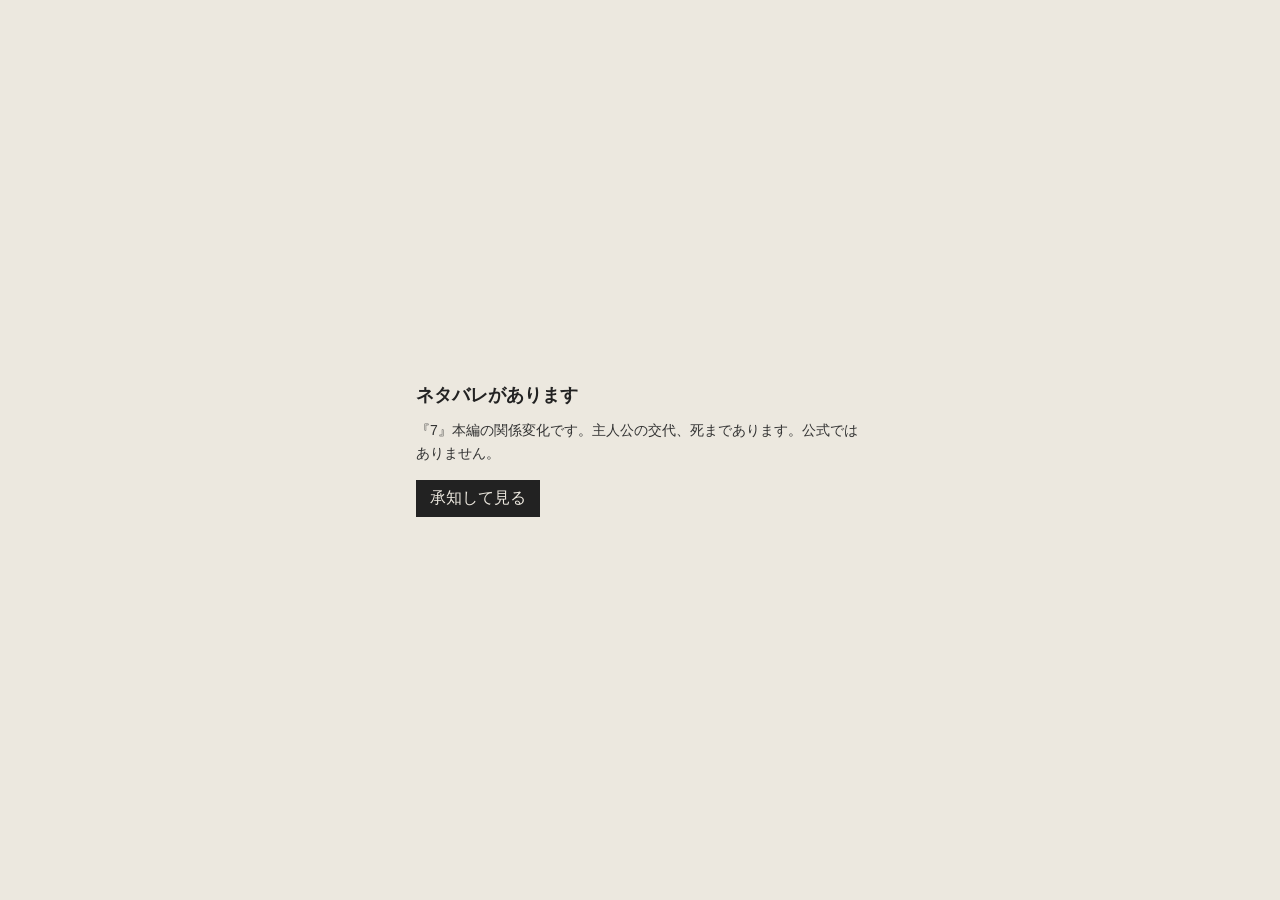
<file: graph/7/index.html>
<!doctype html>
<html lang="ja">
<head>
  <meta charset="utf-8"/>
  <meta name="robots" content="noindex"/>
  <meta name="viewport" content="width=device-width, initial-scale=1"/>
  <title>龍が如く7 光と闇の行方 関係図</title>
  <style>
    body { margin: 0; background: #ece8df; color: #222; font-family: "Yu Gothic", Meiryo, sans-serif; }
    header { padding: 16px 24px 8px; }
    h1 { font-size: 20px; font-weight: 600; margin: 0 0 8px; }
    .meta { font-size: 13px; color: #555; margin-bottom: 12px; }
    .meta a { color: inherit; }
    select, input[type=range] { width: min(960px, 100%); }
    .stage { padding: 0 24px 24px; }
    .caption { margin: 8px 0 4px; font-size: 14px; min-height: 2.4em; }
    .cast { font-size: 14px; line-height: 2; color: #333; margin: 0 0 12px; }
    .frame { background: #f4f1ea; border: 1px solid #d4cfc3; }
    ruby { ruby-position: over; }
    ruby rt { font-size: 0.55em; font-weight: 400; color: #555; }
    #gate {
      position: fixed; inset: 0; background: #ece8df; z-index: 2;
      display: flex; align-items: center; justify-content: center; padding: 24px;
    }
    #gate .box { max-width: 28rem; }
    #gate h2 { font-size: 18px; font-weight: 600; margin: 0 0 12px; }
    #gate p { font-size: 14px; line-height: 1.6; margin: 0 0 16px; color: #333; }
    #gate button {
      font: inherit; padding: 8px 14px; background: #222; color: #ece8df; border: 0; cursor: pointer;
    }
    #app.hidden { display: none; }
  </style>
</head>
<body>
  <div id="gate">
    <div class="box">
      <h2>ネタバレがあります</h2>
      <p>『7』本編の関係変化です。主人公の交代、死まであります。公式ではありません。</p>
      <button type="button" id="enter">承知して見る</button>
    </div>
  </div>
  <div id="app" class="hidden">
  <header>
    <p class="meta"><a href="../../index.html">入口へ</a> · <a href="../index.html">作品の図</a></p>
    <h1>龍が如く7 光と闇の行方 関係図</h1>
    <div class="meta">イベント8件。主要な関係の手引き。映像時刻はこれから足します。一度きりの相手は消える。緑は近づき、赤は対立、破線は混在または死。</div>
    <select id="pick"><option value="0">01 春日は荒川に撃たれ、十八年後に横浜へ出る</option>
<option value="1">02 難波が、春日の最初の同行者になる</option>
<option value="2">03 足立が、春日の仲間に加わる</option>
<option value="3">04 紗栄子が、春日たちと同じ歩き方をする</option>
<option value="4">05 荒川の息子・真斗が、横浜の権力側に立つ</option>
<option value="5">06 荒川と春日の血が、最後に明かされる</option>
<option value="6">07 ハン・ジュンギが、真斗側の刃として現れる</option>
<option value="7">08 死んだはずの桐生が、春日の前に立つ</option></select>
    <div style="margin-top:8px"><input id="slider" type="range" min="0" max="7" value="0"/></div>
    <div class="caption" id="caption"></div>
    <div class="cast" id="cast"></div>
  </header>
  <div class="stage">
    <div class="frame" id="frame"></div>
  </div>
  </div>
  <script>
    const svgs = ["<svg xmlns=\"http://www.w3.org/2000/svg\" viewBox=\"0 0 1040 620\" width=\"1040\" height=\"620\">\n<rect width=\"1040\" height=\"620\" fill=\"#f4f1ea\"/>\n<text x=\"24\" y=\"24\" font-family=\"Yu Gothic, Meiryo, sans-serif\" font-size=\"15\" fill=\"#1c1c1c\">龍が如く7 光と闇の行方 関係図</text>\n<text x=\"24\" y=\"42\" font-family=\"Yu Gothic, Meiryo, sans-serif\" font-size=\"12\" fill=\"#555\">y7-e001  春日は荒川に撃たれ、十八年後に横浜へ出る</text>\n<text x=\"200.0\" y=\"12.0\" text-anchor=\"middle\" font-family=\"Yu Gothic, Meiryo, sans-serif\" font-size=\"8\" fill=\"#888\">あらかわぐみ</text>\n<text x=\"200.0\" y=\"22.0\" text-anchor=\"middle\" font-family=\"Yu Gothic, Meiryo, sans-serif\" font-size=\"11\" fill=\"#888\">荒川組</text>\n<line x1=\"200\" y1=\"80\" x2=\"200\" y2=\"240\" stroke=\"#a33b3b\" stroke-width=\"2.4\"/>\n<text x=\"182.0\" y=\"156.0\" text-anchor=\"middle\" font-family=\"Yu Gothic, Meiryo, sans-serif\" font-size=\"11\" fill=\"#a33b3b\">組織上下</text>\n<rect x=\"152.0\" y=\"56.0\" width=\"96\" height=\"50\" rx=\"3\" fill=\"#ece7dc\" stroke=\"#222\"/>\n<text x=\"185.5\" y=\"78.0\" text-anchor=\"middle\" font-family=\"Yu Gothic, Meiryo, sans-serif\" font-size=\"9\" fill=\"#555\">あらかわ</text>\n<text x=\"185.5\" y=\"90.0\" text-anchor=\"middle\" font-family=\"Yu Gothic, Meiryo, sans-serif\" font-size=\"13\" fill=\"#1c1c1c\">荒川</text>\n<text x=\"218.1\" y=\"78.0\" text-anchor=\"middle\" font-family=\"Yu Gothic, Meiryo, sans-serif\" font-size=\"9\" fill=\"#555\">ますみ</text>\n<text x=\"218.1\" y=\"90.0\" text-anchor=\"middle\" font-family=\"Yu Gothic, Meiryo, sans-serif\" font-size=\"13\" fill=\"#1c1c1c\">真澄</text>\n<rect x=\"152.0\" y=\"216.0\" width=\"96\" height=\"50\" rx=\"3\" fill=\"#ece7dc\" stroke=\"#222\"/>\n<text x=\"181.9\" y=\"238.0\" text-anchor=\"middle\" font-family=\"Yu Gothic, Meiryo, sans-serif\" font-size=\"9\" fill=\"#555\">かすが</text>\n<text x=\"181.9\" y=\"250.0\" text-anchor=\"middle\" font-family=\"Yu Gothic, Meiryo, sans-serif\" font-size=\"13\" fill=\"#1c1c1c\">春日</text>\n<text x=\"214.5\" y=\"238.0\" text-anchor=\"middle\" font-family=\"Yu Gothic, Meiryo, sans-serif\" font-size=\"9\" fill=\"#555\">いちばん</text>\n<text x=\"214.5\" y=\"250.0\" text-anchor=\"middle\" font-family=\"Yu Gothic, Meiryo, sans-serif\" font-size=\"13\" fill=\"#1c1c1c\">一番</text>\n<text x=\"800\" y=\"600\" font-family=\"Yu Gothic, Meiryo, sans-serif\" font-size=\"11\" fill=\"#777\">緑 plus　赤 minus　破線 mixed/death</text>\n</svg>",
"<svg xmlns=\"http://www.w3.org/2000/svg\" viewBox=\"0 0 1040 620\" width=\"1040\" height=\"620\">\n<rect width=\"1040\" height=\"620\" fill=\"#f4f1ea\"/>\n<text x=\"24\" y=\"24\" font-family=\"Yu Gothic, Meiryo, sans-serif\" font-size=\"15\" fill=\"#1c1c1c\">龍が如く7 光と闇の行方 関係図</text>\n<text x=\"24\" y=\"42\" font-family=\"Yu Gothic, Meiryo, sans-serif\" font-size=\"12\" fill=\"#555\">y7-e002  難波が、春日の最初の同行者になる</text>\n<text x=\"200.0\" y=\"12.0\" text-anchor=\"middle\" font-family=\"Yu Gothic, Meiryo, sans-serif\" font-size=\"8\" fill=\"#888\">あらかわぐみ</text>\n<text x=\"200.0\" y=\"22.0\" text-anchor=\"middle\" font-family=\"Yu Gothic, Meiryo, sans-serif\" font-size=\"11\" fill=\"#888\">荒川組</text>\n<text x=\"400.0\" y=\"12.0\" text-anchor=\"middle\" font-family=\"Yu Gothic, Meiryo, sans-serif\" font-size=\"8\" fill=\"#888\">なかま</text>\n<text x=\"400.0\" y=\"22.0\" text-anchor=\"middle\" font-family=\"Yu Gothic, Meiryo, sans-serif\" font-size=\"11\" fill=\"#888\">仲間</text>\n<line x1=\"200\" y1=\"80\" x2=\"200\" y2=\"240\" stroke=\"#a33b3b\" stroke-width=\"2.4\"/>\n<text x=\"182.0\" y=\"156.0\" text-anchor=\"middle\" font-family=\"Yu Gothic, Meiryo, sans-serif\" font-size=\"11\" fill=\"#a33b3b\">組織上下</text>\n<line x1=\"200\" y1=\"240\" x2=\"200\" y2=\"400\" stroke=\"#2f6f4e\" stroke-width=\"1.8\"/>\n<text x=\"182.0\" y=\"316.0\" text-anchor=\"middle\" font-family=\"Yu Gothic, Meiryo, sans-serif\" font-size=\"11\" fill=\"#2f6f4e\">最初の仲間</text>\n<rect x=\"152.0\" y=\"56.0\" width=\"96\" height=\"50\" rx=\"3\" fill=\"#ece7dc\" stroke=\"#222\"/>\n<text x=\"185.5\" y=\"78.0\" text-anchor=\"middle\" font-family=\"Yu Gothic, Meiryo, sans-serif\" font-size=\"9\" fill=\"#555\">あらかわ</text>\n<text x=\"185.5\" y=\"90.0\" text-anchor=\"middle\" font-family=\"Yu Gothic, Meiryo, sans-serif\" font-size=\"13\" fill=\"#1c1c1c\">荒川</text>\n<text x=\"218.1\" y=\"78.0\" text-anchor=\"middle\" font-family=\"Yu Gothic, Meiryo, sans-serif\" font-size=\"9\" fill=\"#555\">ますみ</text>\n<text x=\"218.1\" y=\"90.0\" text-anchor=\"middle\" font-family=\"Yu Gothic, Meiryo, sans-serif\" font-size=\"13\" fill=\"#1c1c1c\">真澄</text>\n<rect x=\"152.0\" y=\"216.0\" width=\"96\" height=\"50\" rx=\"3\" fill=\"#ece7dc\" stroke=\"#222\"/>\n<text x=\"181.9\" y=\"238.0\" text-anchor=\"middle\" font-family=\"Yu Gothic, Meiryo, sans-serif\" font-size=\"9\" fill=\"#555\">かすが</text>\n<text x=\"181.9\" y=\"250.0\" text-anchor=\"middle\" font-family=\"Yu Gothic, Meiryo, sans-serif\" font-size=\"13\" fill=\"#1c1c1c\">春日</text>\n<text x=\"214.5\" y=\"238.0\" text-anchor=\"middle\" font-family=\"Yu Gothic, Meiryo, sans-serif\" font-size=\"9\" fill=\"#555\">いちばん</text>\n<text x=\"214.5\" y=\"250.0\" text-anchor=\"middle\" font-family=\"Yu Gothic, Meiryo, sans-serif\" font-size=\"13\" fill=\"#1c1c1c\">一番</text>\n<rect x=\"152.0\" y=\"376.0\" width=\"96\" height=\"50\" rx=\"3\" fill=\"#ece7dc\" stroke=\"#222\"/>\n<text x=\"190.2\" y=\"398.0\" text-anchor=\"middle\" font-family=\"Yu Gothic, Meiryo, sans-serif\" font-size=\"9\" fill=\"#555\">なんば</text>\n<text x=\"190.2\" y=\"410.0\" text-anchor=\"middle\" font-family=\"Yu Gothic, Meiryo, sans-serif\" font-size=\"13\" fill=\"#1c1c1c\">難波</text>\n<text x=\"214.5\" y=\"398.0\" text-anchor=\"middle\" font-family=\"Yu Gothic, Meiryo, sans-serif\" font-size=\"9\" fill=\"#555\">ゆう</text>\n<text x=\"214.5\" y=\"410.0\" text-anchor=\"middle\" font-family=\"Yu Gothic, Meiryo, sans-serif\" font-size=\"13\" fill=\"#1c1c1c\">悠</text>\n<text x=\"800\" y=\"600\" font-family=\"Yu Gothic, Meiryo, sans-serif\" font-size=\"11\" fill=\"#777\">緑 plus　赤 minus　破線 mixed/death</text>\n</svg>",
"<svg xmlns=\"http://www.w3.org/2000/svg\" viewBox=\"0 0 1040 620\" width=\"1040\" height=\"620\">\n<rect width=\"1040\" height=\"620\" fill=\"#f4f1ea\"/>\n<text x=\"24\" y=\"24\" font-family=\"Yu Gothic, Meiryo, sans-serif\" font-size=\"15\" fill=\"#1c1c1c\">龍が如く7 光と闇の行方 関係図</text>\n<text x=\"24\" y=\"42\" font-family=\"Yu Gothic, Meiryo, sans-serif\" font-size=\"12\" fill=\"#555\">y7-e003  足立が、春日の仲間に加わる</text>\n<text x=\"200.0\" y=\"12.0\" text-anchor=\"middle\" font-family=\"Yu Gothic, Meiryo, sans-serif\" font-size=\"8\" fill=\"#888\">あらかわぐみ</text>\n<text x=\"200.0\" y=\"22.0\" text-anchor=\"middle\" font-family=\"Yu Gothic, Meiryo, sans-serif\" font-size=\"11\" fill=\"#888\">荒川組</text>\n<text x=\"400.0\" y=\"12.0\" text-anchor=\"middle\" font-family=\"Yu Gothic, Meiryo, sans-serif\" font-size=\"8\" fill=\"#888\">なかま</text>\n<text x=\"400.0\" y=\"22.0\" text-anchor=\"middle\" font-family=\"Yu Gothic, Meiryo, sans-serif\" font-size=\"11\" fill=\"#888\">仲間</text>\n<line x1=\"200\" y1=\"80\" x2=\"200\" y2=\"240\" stroke=\"#a33b3b\" stroke-width=\"2.4\"/>\n<text x=\"182.0\" y=\"156.0\" text-anchor=\"middle\" font-family=\"Yu Gothic, Meiryo, sans-serif\" font-size=\"11\" fill=\"#a33b3b\">組織上下</text>\n<line x1=\"200\" y1=\"240\" x2=\"200\" y2=\"400\" stroke=\"#2f6f4e\" stroke-width=\"1.8\"/>\n<text x=\"182.0\" y=\"316.0\" text-anchor=\"middle\" font-family=\"Yu Gothic, Meiryo, sans-serif\" font-size=\"11\" fill=\"#2f6f4e\">最初の仲間</text>\n<line x1=\"400\" y1=\"400\" x2=\"200\" y2=\"240\" stroke=\"#2f6f4e\" stroke-width=\"1.8\"/>\n<text x=\"311.2\" y=\"305.1\" text-anchor=\"middle\" font-family=\"Yu Gothic, Meiryo, sans-serif\" font-size=\"11\" fill=\"#2f6f4e\">仲間に入る</text>\n<rect x=\"152.0\" y=\"56.0\" width=\"96\" height=\"50\" rx=\"3\" fill=\"#ece7dc\" stroke=\"#222\"/>\n<text x=\"185.5\" y=\"78.0\" text-anchor=\"middle\" font-family=\"Yu Gothic, Meiryo, sans-serif\" font-size=\"9\" fill=\"#555\">あらかわ</text>\n<text x=\"185.5\" y=\"90.0\" text-anchor=\"middle\" font-family=\"Yu Gothic, Meiryo, sans-serif\" font-size=\"13\" fill=\"#1c1c1c\">荒川</text>\n<text x=\"218.1\" y=\"78.0\" text-anchor=\"middle\" font-family=\"Yu Gothic, Meiryo, sans-serif\" font-size=\"9\" fill=\"#555\">ますみ</text>\n<text x=\"218.1\" y=\"90.0\" text-anchor=\"middle\" font-family=\"Yu Gothic, Meiryo, sans-serif\" font-size=\"13\" fill=\"#1c1c1c\">真澄</text>\n<rect x=\"152.0\" y=\"216.0\" width=\"96\" height=\"50\" rx=\"3\" fill=\"#ece7dc\" stroke=\"#222\"/>\n<text x=\"181.9\" y=\"238.0\" text-anchor=\"middle\" font-family=\"Yu Gothic, Meiryo, sans-serif\" font-size=\"9\" fill=\"#555\">かすが</text>\n<text x=\"181.9\" y=\"250.0\" text-anchor=\"middle\" font-family=\"Yu Gothic, Meiryo, sans-serif\" font-size=\"13\" fill=\"#1c1c1c\">春日</text>\n<text x=\"214.5\" y=\"238.0\" text-anchor=\"middle\" font-family=\"Yu Gothic, Meiryo, sans-serif\" font-size=\"9\" fill=\"#555\">いちばん</text>\n<text x=\"214.5\" y=\"250.0\" text-anchor=\"middle\" font-family=\"Yu Gothic, Meiryo, sans-serif\" font-size=\"13\" fill=\"#1c1c1c\">一番</text>\n<rect x=\"152.0\" y=\"376.0\" width=\"96\" height=\"50\" rx=\"3\" fill=\"#ece7dc\" stroke=\"#222\"/>\n<text x=\"190.2\" y=\"398.0\" text-anchor=\"middle\" font-family=\"Yu Gothic, Meiryo, sans-serif\" font-size=\"9\" fill=\"#555\">なんば</text>\n<text x=\"190.2\" y=\"410.0\" text-anchor=\"middle\" font-family=\"Yu Gothic, Meiryo, sans-serif\" font-size=\"13\" fill=\"#1c1c1c\">難波</text>\n<text x=\"214.5\" y=\"398.0\" text-anchor=\"middle\" font-family=\"Yu Gothic, Meiryo, sans-serif\" font-size=\"9\" fill=\"#555\">ゆう</text>\n<text x=\"214.5\" y=\"410.0\" text-anchor=\"middle\" font-family=\"Yu Gothic, Meiryo, sans-serif\" font-size=\"13\" fill=\"#1c1c1c\">悠</text>\n<rect x=\"352.0\" y=\"376.0\" width=\"96\" height=\"50\" rx=\"3\" fill=\"#ece7dc\" stroke=\"#222\"/>\n<text x=\"381.9\" y=\"398.0\" text-anchor=\"middle\" font-family=\"Yu Gothic, Meiryo, sans-serif\" font-size=\"9\" fill=\"#555\">あだち</text>\n<text x=\"381.9\" y=\"410.0\" text-anchor=\"middle\" font-family=\"Yu Gothic, Meiryo, sans-serif\" font-size=\"13\" fill=\"#1c1c1c\">足立</text>\n<text x=\"414.5\" y=\"398.0\" text-anchor=\"middle\" font-family=\"Yu Gothic, Meiryo, sans-serif\" font-size=\"9\" fill=\"#555\">こういち</text>\n<text x=\"414.5\" y=\"410.0\" text-anchor=\"middle\" font-family=\"Yu Gothic, Meiryo, sans-serif\" font-size=\"13\" fill=\"#1c1c1c\">宏一</text>\n<text x=\"800\" y=\"600\" font-family=\"Yu Gothic, Meiryo, sans-serif\" font-size=\"11\" fill=\"#777\">緑 plus　赤 minus　破線 mixed/death</text>\n</svg>",
"<svg xmlns=\"http://www.w3.org/2000/svg\" viewBox=\"0 0 1040 620\" width=\"1040\" height=\"620\">\n<rect width=\"1040\" height=\"620\" fill=\"#f4f1ea\"/>\n<text x=\"24\" y=\"24\" font-family=\"Yu Gothic, Meiryo, sans-serif\" font-size=\"15\" fill=\"#1c1c1c\">龍が如く7 光と闇の行方 関係図</text>\n<text x=\"24\" y=\"42\" font-family=\"Yu Gothic, Meiryo, sans-serif\" font-size=\"12\" fill=\"#555\">y7-e004  紗栄子が、春日たちと同じ歩き方をする</text>\n<text x=\"200.0\" y=\"12.0\" text-anchor=\"middle\" font-family=\"Yu Gothic, Meiryo, sans-serif\" font-size=\"8\" fill=\"#888\">あらかわぐみ</text>\n<text x=\"200.0\" y=\"22.0\" text-anchor=\"middle\" font-family=\"Yu Gothic, Meiryo, sans-serif\" font-size=\"11\" fill=\"#888\">荒川組</text>\n<text x=\"400.0\" y=\"12.0\" text-anchor=\"middle\" font-family=\"Yu Gothic, Meiryo, sans-serif\" font-size=\"8\" fill=\"#888\">なかま</text>\n<text x=\"400.0\" y=\"22.0\" text-anchor=\"middle\" font-family=\"Yu Gothic, Meiryo, sans-serif\" font-size=\"11\" fill=\"#888\">仲間</text>\n<line x1=\"200\" y1=\"80\" x2=\"200\" y2=\"240\" stroke=\"#a33b3b\" stroke-width=\"2.4\"/>\n<text x=\"182.0\" y=\"156.0\" text-anchor=\"middle\" font-family=\"Yu Gothic, Meiryo, sans-serif\" font-size=\"11\" fill=\"#a33b3b\">組織上下</text>\n<line x1=\"200\" y1=\"240\" x2=\"200\" y2=\"400\" stroke=\"#2f6f4e\" stroke-width=\"1.8\"/>\n<text x=\"182.0\" y=\"316.0\" text-anchor=\"middle\" font-family=\"Yu Gothic, Meiryo, sans-serif\" font-size=\"11\" fill=\"#2f6f4e\">最初の仲間</text>\n<line x1=\"400\" y1=\"400\" x2=\"200\" y2=\"240\" stroke=\"#2f6f4e\" stroke-width=\"1.8\"/>\n<text x=\"311.2\" y=\"305.1\" text-anchor=\"middle\" font-family=\"Yu Gothic, Meiryo, sans-serif\" font-size=\"11\" fill=\"#2f6f4e\">仲間に入る</text>\n<line x1=\"200\" y1=\"240\" x2=\"400\" y2=\"240\" stroke=\"#2f6f4e\" stroke-width=\"1.8\"/>\n<text x=\"300.0\" y=\"222.0\" text-anchor=\"middle\" font-family=\"Yu Gothic, Meiryo, sans-serif\" font-size=\"11\" fill=\"#2f6f4e\">同じ側</text>\n<rect x=\"152.0\" y=\"56.0\" width=\"96\" height=\"50\" rx=\"3\" fill=\"#ece7dc\" stroke=\"#222\"/>\n<text x=\"185.5\" y=\"78.0\" text-anchor=\"middle\" font-family=\"Yu Gothic, Meiryo, sans-serif\" font-size=\"9\" fill=\"#555\">あらかわ</text>\n<text x=\"185.5\" y=\"90.0\" text-anchor=\"middle\" font-family=\"Yu Gothic, Meiryo, sans-serif\" font-size=\"13\" fill=\"#1c1c1c\">荒川</text>\n<text x=\"218.1\" y=\"78.0\" text-anchor=\"middle\" font-family=\"Yu Gothic, Meiryo, sans-serif\" font-size=\"9\" fill=\"#555\">ますみ</text>\n<text x=\"218.1\" y=\"90.0\" text-anchor=\"middle\" font-family=\"Yu Gothic, Meiryo, sans-serif\" font-size=\"13\" fill=\"#1c1c1c\">真澄</text>\n<rect x=\"152.0\" y=\"216.0\" width=\"96\" height=\"50\" rx=\"3\" fill=\"#ece7dc\" stroke=\"#222\"/>\n<text x=\"181.9\" y=\"238.0\" text-anchor=\"middle\" font-family=\"Yu Gothic, Meiryo, sans-serif\" font-size=\"9\" fill=\"#555\">かすが</text>\n<text x=\"181.9\" y=\"250.0\" text-anchor=\"middle\" font-family=\"Yu Gothic, Meiryo, sans-serif\" font-size=\"13\" fill=\"#1c1c1c\">春日</text>\n<text x=\"214.5\" y=\"238.0\" text-anchor=\"middle\" font-family=\"Yu Gothic, Meiryo, sans-serif\" font-size=\"9\" fill=\"#555\">いちばん</text>\n<text x=\"214.5\" y=\"250.0\" text-anchor=\"middle\" font-family=\"Yu Gothic, Meiryo, sans-serif\" font-size=\"13\" fill=\"#1c1c1c\">一番</text>\n<rect x=\"352.0\" y=\"216.0\" width=\"96\" height=\"50\" rx=\"3\" fill=\"#ece7dc\" stroke=\"#222\"/>\n<text x=\"379.0\" y=\"238.0\" text-anchor=\"middle\" font-family=\"Yu Gothic, Meiryo, sans-serif\" font-size=\"9\" fill=\"#555\">むかいだ</text>\n<text x=\"379.0\" y=\"250.0\" text-anchor=\"middle\" font-family=\"Yu Gothic, Meiryo, sans-serif\" font-size=\"13\" fill=\"#1c1c1c\">向田</text>\n<text x=\"418.1\" y=\"238.0\" text-anchor=\"middle\" font-family=\"Yu Gothic, Meiryo, sans-serif\" font-size=\"9\" fill=\"#555\">さえこ</text>\n<text x=\"418.1\" y=\"250.0\" text-anchor=\"middle\" font-family=\"Yu Gothic, Meiryo, sans-serif\" font-size=\"13\" fill=\"#1c1c1c\">紗栄子</text>\n<rect x=\"352.0\" y=\"376.0\" width=\"96\" height=\"50\" rx=\"3\" fill=\"#ece7dc\" stroke=\"#222\"/>\n<text x=\"381.9\" y=\"398.0\" text-anchor=\"middle\" font-family=\"Yu Gothic, Meiryo, sans-serif\" font-size=\"9\" fill=\"#555\">あだち</text>\n<text x=\"381.9\" y=\"410.0\" text-anchor=\"middle\" font-family=\"Yu Gothic, Meiryo, sans-serif\" font-size=\"13\" fill=\"#1c1c1c\">足立</text>\n<text x=\"414.5\" y=\"398.0\" text-anchor=\"middle\" font-family=\"Yu Gothic, Meiryo, sans-serif\" font-size=\"9\" fill=\"#555\">こういち</text>\n<text x=\"414.5\" y=\"410.0\" text-anchor=\"middle\" font-family=\"Yu Gothic, Meiryo, sans-serif\" font-size=\"13\" fill=\"#1c1c1c\">宏一</text>\n<rect x=\"152.0\" y=\"376.0\" width=\"96\" height=\"50\" rx=\"3\" fill=\"#ece7dc\" stroke=\"#222\"/>\n<text x=\"190.2\" y=\"398.0\" text-anchor=\"middle\" font-family=\"Yu Gothic, Meiryo, sans-serif\" font-size=\"9\" fill=\"#555\">なんば</text>\n<text x=\"190.2\" y=\"410.0\" text-anchor=\"middle\" font-family=\"Yu Gothic, Meiryo, sans-serif\" font-size=\"13\" fill=\"#1c1c1c\">難波</text>\n<text x=\"214.5\" y=\"398.0\" text-anchor=\"middle\" font-family=\"Yu Gothic, Meiryo, sans-serif\" font-size=\"9\" fill=\"#555\">ゆう</text>\n<text x=\"214.5\" y=\"410.0\" text-anchor=\"middle\" font-family=\"Yu Gothic, Meiryo, sans-serif\" font-size=\"13\" fill=\"#1c1c1c\">悠</text>\n<text x=\"800\" y=\"600\" font-family=\"Yu Gothic, Meiryo, sans-serif\" font-size=\"11\" fill=\"#777\">緑 plus　赤 minus　破線 mixed/death</text>\n</svg>",
"<svg xmlns=\"http://www.w3.org/2000/svg\" viewBox=\"0 0 1040 620\" width=\"1040\" height=\"620\">\n<rect width=\"1040\" height=\"620\" fill=\"#f4f1ea\"/>\n<text x=\"24\" y=\"24\" font-family=\"Yu Gothic, Meiryo, sans-serif\" font-size=\"15\" fill=\"#1c1c1c\">龍が如く7 光と闇の行方 関係図</text>\n<text x=\"24\" y=\"42\" font-family=\"Yu Gothic, Meiryo, sans-serif\" font-size=\"12\" fill=\"#555\">y7-e005  荒川の息子・真斗が、横浜の権力側に立つ</text>\n<text x=\"200.0\" y=\"12.0\" text-anchor=\"middle\" font-family=\"Yu Gothic, Meiryo, sans-serif\" font-size=\"8\" fill=\"#888\">あらかわぐみ</text>\n<text x=\"200.0\" y=\"22.0\" text-anchor=\"middle\" font-family=\"Yu Gothic, Meiryo, sans-serif\" font-size=\"11\" fill=\"#888\">荒川組</text>\n<text x=\"400.0\" y=\"12.0\" text-anchor=\"middle\" font-family=\"Yu Gothic, Meiryo, sans-serif\" font-size=\"8\" fill=\"#888\">なかま</text>\n<text x=\"400.0\" y=\"22.0\" text-anchor=\"middle\" font-family=\"Yu Gothic, Meiryo, sans-serif\" font-size=\"11\" fill=\"#888\">仲間</text>\n<line x1=\"200\" y1=\"80\" x2=\"200\" y2=\"240\" stroke=\"#a33b3b\" stroke-width=\"2.4\"/>\n<text x=\"182.0\" y=\"156.0\" text-anchor=\"middle\" font-family=\"Yu Gothic, Meiryo, sans-serif\" font-size=\"11\" fill=\"#a33b3b\">組織上下</text>\n<line x1=\"200\" y1=\"240\" x2=\"200\" y2=\"400\" stroke=\"#2f6f4e\" stroke-width=\"1.8\"/>\n<text x=\"182.0\" y=\"316.0\" text-anchor=\"middle\" font-family=\"Yu Gothic, Meiryo, sans-serif\" font-size=\"11\" fill=\"#2f6f4e\">最初の仲間</text>\n<line x1=\"400\" y1=\"400\" x2=\"200\" y2=\"240\" stroke=\"#2f6f4e\" stroke-width=\"1.8\"/>\n<text x=\"311.2\" y=\"305.1\" text-anchor=\"middle\" font-family=\"Yu Gothic, Meiryo, sans-serif\" font-size=\"11\" fill=\"#2f6f4e\">仲間に入る</text>\n<line x1=\"200\" y1=\"240\" x2=\"400\" y2=\"240\" stroke=\"#2f6f4e\" stroke-width=\"1.8\"/>\n<text x=\"300.0\" y=\"222.0\" text-anchor=\"middle\" font-family=\"Yu Gothic, Meiryo, sans-serif\" font-size=\"11\" fill=\"#2f6f4e\">同じ側</text>\n<line x1=\"200\" y1=\"240\" x2=\"400\" y2=\"80\" stroke=\"#a33b3b\" stroke-width=\"2.4\"/>\n<text x=\"288.8\" y=\"145.1\" text-anchor=\"middle\" font-family=\"Yu Gothic, Meiryo, sans-serif\" font-size=\"11\" fill=\"#a33b3b\">真斗が裏に回る</text>\n<rect x=\"352.0\" y=\"56.0\" width=\"96\" height=\"50\" rx=\"3\" fill=\"#ece7dc\" stroke=\"#222\"/>\n<text x=\"385.5\" y=\"78.0\" text-anchor=\"middle\" font-family=\"Yu Gothic, Meiryo, sans-serif\" font-size=\"9\" fill=\"#555\">あらかわ</text>\n<text x=\"385.5\" y=\"90.0\" text-anchor=\"middle\" font-family=\"Yu Gothic, Meiryo, sans-serif\" font-size=\"13\" fill=\"#1c1c1c\">荒川</text>\n<text x=\"418.1\" y=\"78.0\" text-anchor=\"middle\" font-family=\"Yu Gothic, Meiryo, sans-serif\" font-size=\"9\" fill=\"#555\">まさと</text>\n<text x=\"418.1\" y=\"90.0\" text-anchor=\"middle\" font-family=\"Yu Gothic, Meiryo, sans-serif\" font-size=\"13\" fill=\"#1c1c1c\">真斗</text>\n<rect x=\"152.0\" y=\"56.0\" width=\"96\" height=\"50\" rx=\"3\" fill=\"#ece7dc\" stroke=\"#222\"/>\n<text x=\"185.5\" y=\"78.0\" text-anchor=\"middle\" font-family=\"Yu Gothic, Meiryo, sans-serif\" font-size=\"9\" fill=\"#555\">あらかわ</text>\n<text x=\"185.5\" y=\"90.0\" text-anchor=\"middle\" font-family=\"Yu Gothic, Meiryo, sans-serif\" font-size=\"13\" fill=\"#1c1c1c\">荒川</text>\n<text x=\"218.1\" y=\"78.0\" text-anchor=\"middle\" font-family=\"Yu Gothic, Meiryo, sans-serif\" font-size=\"9\" fill=\"#555\">ますみ</text>\n<text x=\"218.1\" y=\"90.0\" text-anchor=\"middle\" font-family=\"Yu Gothic, Meiryo, sans-serif\" font-size=\"13\" fill=\"#1c1c1c\">真澄</text>\n<rect x=\"152.0\" y=\"216.0\" width=\"96\" height=\"50\" rx=\"3\" fill=\"#ece7dc\" stroke=\"#222\"/>\n<text x=\"181.9\" y=\"238.0\" text-anchor=\"middle\" font-family=\"Yu Gothic, Meiryo, sans-serif\" font-size=\"9\" fill=\"#555\">かすが</text>\n<text x=\"181.9\" y=\"250.0\" text-anchor=\"middle\" font-family=\"Yu Gothic, Meiryo, sans-serif\" font-size=\"13\" fill=\"#1c1c1c\">春日</text>\n<text x=\"214.5\" y=\"238.0\" text-anchor=\"middle\" font-family=\"Yu Gothic, Meiryo, sans-serif\" font-size=\"9\" fill=\"#555\">いちばん</text>\n<text x=\"214.5\" y=\"250.0\" text-anchor=\"middle\" font-family=\"Yu Gothic, Meiryo, sans-serif\" font-size=\"13\" fill=\"#1c1c1c\">一番</text>\n<rect x=\"352.0\" y=\"216.0\" width=\"96\" height=\"50\" rx=\"3\" fill=\"#ece7dc\" stroke=\"#222\"/>\n<text x=\"379.0\" y=\"238.0\" text-anchor=\"middle\" font-family=\"Yu Gothic, Meiryo, sans-serif\" font-size=\"9\" fill=\"#555\">むかいだ</text>\n<text x=\"379.0\" y=\"250.0\" text-anchor=\"middle\" font-family=\"Yu Gothic, Meiryo, sans-serif\" font-size=\"13\" fill=\"#1c1c1c\">向田</text>\n<text x=\"418.1\" y=\"238.0\" text-anchor=\"middle\" font-family=\"Yu Gothic, Meiryo, sans-serif\" font-size=\"9\" fill=\"#555\">さえこ</text>\n<text x=\"418.1\" y=\"250.0\" text-anchor=\"middle\" font-family=\"Yu Gothic, Meiryo, sans-serif\" font-size=\"13\" fill=\"#1c1c1c\">紗栄子</text>\n<rect x=\"352.0\" y=\"376.0\" width=\"96\" height=\"50\" rx=\"3\" fill=\"#ece7dc\" stroke=\"#222\"/>\n<text x=\"381.9\" y=\"398.0\" text-anchor=\"middle\" font-family=\"Yu Gothic, Meiryo, sans-serif\" font-size=\"9\" fill=\"#555\">あだち</text>\n<text x=\"381.9\" y=\"410.0\" text-anchor=\"middle\" font-family=\"Yu Gothic, Meiryo, sans-serif\" font-size=\"13\" fill=\"#1c1c1c\">足立</text>\n<text x=\"414.5\" y=\"398.0\" text-anchor=\"middle\" font-family=\"Yu Gothic, Meiryo, sans-serif\" font-size=\"9\" fill=\"#555\">こういち</text>\n<text x=\"414.5\" y=\"410.0\" text-anchor=\"middle\" font-family=\"Yu Gothic, Meiryo, sans-serif\" font-size=\"13\" fill=\"#1c1c1c\">宏一</text>\n<rect x=\"152.0\" y=\"376.0\" width=\"96\" height=\"50\" rx=\"3\" fill=\"#ece7dc\" stroke=\"#222\"/>\n<text x=\"190.2\" y=\"398.0\" text-anchor=\"middle\" font-family=\"Yu Gothic, Meiryo, sans-serif\" font-size=\"9\" fill=\"#555\">なんば</text>\n<text x=\"190.2\" y=\"410.0\" text-anchor=\"middle\" font-family=\"Yu Gothic, Meiryo, sans-serif\" font-size=\"13\" fill=\"#1c1c1c\">難波</text>\n<text x=\"214.5\" y=\"398.0\" text-anchor=\"middle\" font-family=\"Yu Gothic, Meiryo, sans-serif\" font-size=\"9\" fill=\"#555\">ゆう</text>\n<text x=\"214.5\" y=\"410.0\" text-anchor=\"middle\" font-family=\"Yu Gothic, Meiryo, sans-serif\" font-size=\"13\" fill=\"#1c1c1c\">悠</text>\n<text x=\"800\" y=\"600\" font-family=\"Yu Gothic, Meiryo, sans-serif\" font-size=\"11\" fill=\"#777\">緑 plus　赤 minus　破線 mixed/death</text>\n</svg>",
"<svg xmlns=\"http://www.w3.org/2000/svg\" viewBox=\"0 0 1040 620\" width=\"1040\" height=\"620\">\n<rect width=\"1040\" height=\"620\" fill=\"#f4f1ea\"/>\n<text x=\"24\" y=\"24\" font-family=\"Yu Gothic, Meiryo, sans-serif\" font-size=\"15\" fill=\"#1c1c1c\">龍が如く7 光と闇の行方 関係図</text>\n<text x=\"24\" y=\"42\" font-family=\"Yu Gothic, Meiryo, sans-serif\" font-size=\"12\" fill=\"#555\">y7-e006  荒川と春日の血が、最後に明かされる</text>\n<text x=\"200.0\" y=\"12.0\" text-anchor=\"middle\" font-family=\"Yu Gothic, Meiryo, sans-serif\" font-size=\"8\" fill=\"#888\">あらかわぐみ</text>\n<text x=\"200.0\" y=\"22.0\" text-anchor=\"middle\" font-family=\"Yu Gothic, Meiryo, sans-serif\" font-size=\"11\" fill=\"#888\">荒川組</text>\n<text x=\"400.0\" y=\"12.0\" text-anchor=\"middle\" font-family=\"Yu Gothic, Meiryo, sans-serif\" font-size=\"8\" fill=\"#888\">なかま</text>\n<text x=\"400.0\" y=\"22.0\" text-anchor=\"middle\" font-family=\"Yu Gothic, Meiryo, sans-serif\" font-size=\"11\" fill=\"#888\">仲間</text>\n<line x1=\"200\" y1=\"80\" x2=\"200\" y2=\"240\" stroke=\"#2f6f4e\" stroke-width=\"1.8\"/>\n<text x=\"182.0\" y=\"156.0\" text-anchor=\"middle\" font-family=\"Yu Gothic, Meiryo, sans-serif\" font-size=\"11\" fill=\"#2f6f4e\">父親だと分かる</text>\n<line x1=\"200\" y1=\"240\" x2=\"200\" y2=\"400\" stroke=\"#2f6f4e\" stroke-width=\"1.8\"/>\n<text x=\"182.0\" y=\"316.0\" text-anchor=\"middle\" font-family=\"Yu Gothic, Meiryo, sans-serif\" font-size=\"11\" fill=\"#2f6f4e\">最初の仲間</text>\n<line x1=\"400\" y1=\"400\" x2=\"200\" y2=\"240\" stroke=\"#2f6f4e\" stroke-width=\"1.8\"/>\n<text x=\"311.2\" y=\"305.1\" text-anchor=\"middle\" font-family=\"Yu Gothic, Meiryo, sans-serif\" font-size=\"11\" fill=\"#2f6f4e\">仲間に入る</text>\n<line x1=\"200\" y1=\"240\" x2=\"400\" y2=\"240\" stroke=\"#2f6f4e\" stroke-width=\"1.8\"/>\n<text x=\"300.0\" y=\"222.0\" text-anchor=\"middle\" font-family=\"Yu Gothic, Meiryo, sans-serif\" font-size=\"11\" fill=\"#2f6f4e\">同じ側</text>\n<line x1=\"200\" y1=\"240\" x2=\"400\" y2=\"80\" stroke=\"#a33b3b\" stroke-width=\"2.4\"/>\n<text x=\"288.8\" y=\"145.1\" text-anchor=\"middle\" font-family=\"Yu Gothic, Meiryo, sans-serif\" font-size=\"11\" fill=\"#a33b3b\">真斗が裏に回る</text>\n<rect x=\"352.0\" y=\"56.0\" width=\"96\" height=\"50\" rx=\"3\" fill=\"#ece7dc\" stroke=\"#222\"/>\n<text x=\"385.5\" y=\"78.0\" text-anchor=\"middle\" font-family=\"Yu Gothic, Meiryo, sans-serif\" font-size=\"9\" fill=\"#555\">あらかわ</text>\n<text x=\"385.5\" y=\"90.0\" text-anchor=\"middle\" font-family=\"Yu Gothic, Meiryo, sans-serif\" font-size=\"13\" fill=\"#1c1c1c\">荒川</text>\n<text x=\"418.1\" y=\"78.0\" text-anchor=\"middle\" font-family=\"Yu Gothic, Meiryo, sans-serif\" font-size=\"9\" fill=\"#555\">まさと</text>\n<text x=\"418.1\" y=\"90.0\" text-anchor=\"middle\" font-family=\"Yu Gothic, Meiryo, sans-serif\" font-size=\"13\" fill=\"#1c1c1c\">真斗</text>\n<rect x=\"152.0\" y=\"56.0\" width=\"96\" height=\"50\" rx=\"3\" fill=\"#ece7dc\" stroke=\"#222\"/>\n<text x=\"185.5\" y=\"78.0\" text-anchor=\"middle\" font-family=\"Yu Gothic, Meiryo, sans-serif\" font-size=\"9\" fill=\"#555\">あらかわ</text>\n<text x=\"185.5\" y=\"90.0\" text-anchor=\"middle\" font-family=\"Yu Gothic, Meiryo, sans-serif\" font-size=\"13\" fill=\"#1c1c1c\">荒川</text>\n<text x=\"218.1\" y=\"78.0\" text-anchor=\"middle\" font-family=\"Yu Gothic, Meiryo, sans-serif\" font-size=\"9\" fill=\"#555\">ますみ</text>\n<text x=\"218.1\" y=\"90.0\" text-anchor=\"middle\" font-family=\"Yu Gothic, Meiryo, sans-serif\" font-size=\"13\" fill=\"#1c1c1c\">真澄</text>\n<rect x=\"152.0\" y=\"216.0\" width=\"96\" height=\"50\" rx=\"3\" fill=\"#ece7dc\" stroke=\"#222\"/>\n<text x=\"181.9\" y=\"238.0\" text-anchor=\"middle\" font-family=\"Yu Gothic, Meiryo, sans-serif\" font-size=\"9\" fill=\"#555\">かすが</text>\n<text x=\"181.9\" y=\"250.0\" text-anchor=\"middle\" font-family=\"Yu Gothic, Meiryo, sans-serif\" font-size=\"13\" fill=\"#1c1c1c\">春日</text>\n<text x=\"214.5\" y=\"238.0\" text-anchor=\"middle\" font-family=\"Yu Gothic, Meiryo, sans-serif\" font-size=\"9\" fill=\"#555\">いちばん</text>\n<text x=\"214.5\" y=\"250.0\" text-anchor=\"middle\" font-family=\"Yu Gothic, Meiryo, sans-serif\" font-size=\"13\" fill=\"#1c1c1c\">一番</text>\n<rect x=\"352.0\" y=\"216.0\" width=\"96\" height=\"50\" rx=\"3\" fill=\"#ece7dc\" stroke=\"#222\"/>\n<text x=\"379.0\" y=\"238.0\" text-anchor=\"middle\" font-family=\"Yu Gothic, Meiryo, sans-serif\" font-size=\"9\" fill=\"#555\">むかいだ</text>\n<text x=\"379.0\" y=\"250.0\" text-anchor=\"middle\" font-family=\"Yu Gothic, Meiryo, sans-serif\" font-size=\"13\" fill=\"#1c1c1c\">向田</text>\n<text x=\"418.1\" y=\"238.0\" text-anchor=\"middle\" font-family=\"Yu Gothic, Meiryo, sans-serif\" font-size=\"9\" fill=\"#555\">さえこ</text>\n<text x=\"418.1\" y=\"250.0\" text-anchor=\"middle\" font-family=\"Yu Gothic, Meiryo, sans-serif\" font-size=\"13\" fill=\"#1c1c1c\">紗栄子</text>\n<rect x=\"352.0\" y=\"376.0\" width=\"96\" height=\"50\" rx=\"3\" fill=\"#ece7dc\" stroke=\"#222\"/>\n<text x=\"381.9\" y=\"398.0\" text-anchor=\"middle\" font-family=\"Yu Gothic, Meiryo, sans-serif\" font-size=\"9\" fill=\"#555\">あだち</text>\n<text x=\"381.9\" y=\"410.0\" text-anchor=\"middle\" font-family=\"Yu Gothic, Meiryo, sans-serif\" font-size=\"13\" fill=\"#1c1c1c\">足立</text>\n<text x=\"414.5\" y=\"398.0\" text-anchor=\"middle\" font-family=\"Yu Gothic, Meiryo, sans-serif\" font-size=\"9\" fill=\"#555\">こういち</text>\n<text x=\"414.5\" y=\"410.0\" text-anchor=\"middle\" font-family=\"Yu Gothic, Meiryo, sans-serif\" font-size=\"13\" fill=\"#1c1c1c\">宏一</text>\n<rect x=\"152.0\" y=\"376.0\" width=\"96\" height=\"50\" rx=\"3\" fill=\"#ece7dc\" stroke=\"#222\"/>\n<text x=\"190.2\" y=\"398.0\" text-anchor=\"middle\" font-family=\"Yu Gothic, Meiryo, sans-serif\" font-size=\"9\" fill=\"#555\">なんば</text>\n<text x=\"190.2\" y=\"410.0\" text-anchor=\"middle\" font-family=\"Yu Gothic, Meiryo, sans-serif\" font-size=\"13\" fill=\"#1c1c1c\">難波</text>\n<text x=\"214.5\" y=\"398.0\" text-anchor=\"middle\" font-family=\"Yu Gothic, Meiryo, sans-serif\" font-size=\"9\" fill=\"#555\">ゆう</text>\n<text x=\"214.5\" y=\"410.0\" text-anchor=\"middle\" font-family=\"Yu Gothic, Meiryo, sans-serif\" font-size=\"13\" fill=\"#1c1c1c\">悠</text>\n<text x=\"800\" y=\"600\" font-family=\"Yu Gothic, Meiryo, sans-serif\" font-size=\"11\" fill=\"#777\">緑 plus　赤 minus　破線 mixed/death</text>\n</svg>",
"<svg xmlns=\"http://www.w3.org/2000/svg\" viewBox=\"0 0 1040 620\" width=\"1040\" height=\"620\">\n<rect width=\"1040\" height=\"620\" fill=\"#f4f1ea\"/>\n<text x=\"24\" y=\"24\" font-family=\"Yu Gothic, Meiryo, sans-serif\" font-size=\"15\" fill=\"#1c1c1c\">龍が如く7 光と闇の行方 関係図</text>\n<text x=\"24\" y=\"42\" font-family=\"Yu Gothic, Meiryo, sans-serif\" font-size=\"12\" fill=\"#555\">y7-e007  ハン・ジュンギが、真斗側の刃として現れる</text>\n<text x=\"200.0\" y=\"12.0\" text-anchor=\"middle\" font-family=\"Yu Gothic, Meiryo, sans-serif\" font-size=\"8\" fill=\"#888\">あらかわぐみ</text>\n<text x=\"200.0\" y=\"22.0\" text-anchor=\"middle\" font-family=\"Yu Gothic, Meiryo, sans-serif\" font-size=\"11\" fill=\"#888\">荒川組</text>\n<text x=\"400.0\" y=\"12.0\" text-anchor=\"middle\" font-family=\"Yu Gothic, Meiryo, sans-serif\" font-size=\"8\" fill=\"#888\">なかま</text>\n<text x=\"400.0\" y=\"22.0\" text-anchor=\"middle\" font-family=\"Yu Gothic, Meiryo, sans-serif\" font-size=\"11\" fill=\"#888\">仲間</text>\n<text x=\"620.0\" y=\"12.0\" text-anchor=\"middle\" font-family=\"Yu Gothic, Meiryo, sans-serif\" font-size=\"8\" fill=\"#888\">かげ</text>\n<text x=\"620.0\" y=\"22.0\" text-anchor=\"middle\" font-family=\"Yu Gothic, Meiryo, sans-serif\" font-size=\"11\" fill=\"#888\">影</text>\n<line x1=\"200\" y1=\"80\" x2=\"200\" y2=\"240\" stroke=\"#2f6f4e\" stroke-width=\"1.8\"/>\n<text x=\"182.0\" y=\"156.0\" text-anchor=\"middle\" font-family=\"Yu Gothic, Meiryo, sans-serif\" font-size=\"11\" fill=\"#2f6f4e\">父親だと分かる</text>\n<line x1=\"200\" y1=\"240\" x2=\"200\" y2=\"400\" stroke=\"#2f6f4e\" stroke-width=\"1.8\"/>\n<text x=\"182.0\" y=\"316.0\" text-anchor=\"middle\" font-family=\"Yu Gothic, Meiryo, sans-serif\" font-size=\"11\" fill=\"#2f6f4e\">最初の仲間</text>\n<line x1=\"400\" y1=\"400\" x2=\"200\" y2=\"240\" stroke=\"#2f6f4e\" stroke-width=\"1.8\"/>\n<text x=\"311.2\" y=\"305.1\" text-anchor=\"middle\" font-family=\"Yu Gothic, Meiryo, sans-serif\" font-size=\"11\" fill=\"#2f6f4e\">仲間に入る</text>\n<line x1=\"200\" y1=\"240\" x2=\"400\" y2=\"240\" stroke=\"#2f6f4e\" stroke-width=\"1.8\"/>\n<text x=\"300.0\" y=\"222.0\" text-anchor=\"middle\" font-family=\"Yu Gothic, Meiryo, sans-serif\" font-size=\"11\" fill=\"#2f6f4e\">同じ側</text>\n<line x1=\"200\" y1=\"240\" x2=\"400\" y2=\"80\" stroke=\"#a33b3b\" stroke-width=\"2.4\"/>\n<text x=\"288.8\" y=\"145.1\" text-anchor=\"middle\" font-family=\"Yu Gothic, Meiryo, sans-serif\" font-size=\"11\" fill=\"#a33b3b\">真斗が裏に回る</text>\n<line x1=\"620\" y1=\"240\" x2=\"400\" y2=\"80\" stroke=\"#a33b3b\" stroke-width=\"2.4\"/>\n<text x=\"520.6\" y=\"144.7\" text-anchor=\"middle\" font-family=\"Yu Gothic, Meiryo, sans-serif\" font-size=\"11\" fill=\"#a33b3b\">立場が割れる</text>\n<rect x=\"352.0\" y=\"56.0\" width=\"96\" height=\"50\" rx=\"3\" fill=\"#ece7dc\" stroke=\"#222\"/>\n<text x=\"385.5\" y=\"78.0\" text-anchor=\"middle\" font-family=\"Yu Gothic, Meiryo, sans-serif\" font-size=\"9\" fill=\"#555\">あらかわ</text>\n<text x=\"385.5\" y=\"90.0\" text-anchor=\"middle\" font-family=\"Yu Gothic, Meiryo, sans-serif\" font-size=\"13\" fill=\"#1c1c1c\">荒川</text>\n<text x=\"418.1\" y=\"78.0\" text-anchor=\"middle\" font-family=\"Yu Gothic, Meiryo, sans-serif\" font-size=\"9\" fill=\"#555\">まさと</text>\n<text x=\"418.1\" y=\"90.0\" text-anchor=\"middle\" font-family=\"Yu Gothic, Meiryo, sans-serif\" font-size=\"13\" fill=\"#1c1c1c\">真斗</text>\n<rect x=\"152.0\" y=\"56.0\" width=\"96\" height=\"50\" rx=\"3\" fill=\"#ece7dc\" stroke=\"#222\"/>\n<text x=\"185.5\" y=\"78.0\" text-anchor=\"middle\" font-family=\"Yu Gothic, Meiryo, sans-serif\" font-size=\"9\" fill=\"#555\">あらかわ</text>\n<text x=\"185.5\" y=\"90.0\" text-anchor=\"middle\" font-family=\"Yu Gothic, Meiryo, sans-serif\" font-size=\"13\" fill=\"#1c1c1c\">荒川</text>\n<text x=\"218.1\" y=\"78.0\" text-anchor=\"middle\" font-family=\"Yu Gothic, Meiryo, sans-serif\" font-size=\"9\" fill=\"#555\">ますみ</text>\n<text x=\"218.1\" y=\"90.0\" text-anchor=\"middle\" font-family=\"Yu Gothic, Meiryo, sans-serif\" font-size=\"13\" fill=\"#1c1c1c\">真澄</text>\n<rect x=\"571.5\" y=\"216.0\" width=\"97\" height=\"50\" rx=\"3\" fill=\"#ece7dc\" stroke=\"#222\"/>\n<text x=\"592.5\" y=\"238.0\" text-anchor=\"middle\" font-family=\"Yu Gothic, Meiryo, sans-serif\" font-size=\"9\" fill=\"#555\">はん</text>\n<text x=\"592.5\" y=\"250.0\" text-anchor=\"middle\" font-family=\"Yu Gothic, Meiryo, sans-serif\" font-size=\"13\" fill=\"#1c1c1c\">ハン</text>\n<text x=\"634.5\" y=\"238.0\" text-anchor=\"middle\" font-family=\"Yu Gothic, Meiryo, sans-serif\" font-size=\"9\" fill=\"#555\">じゅんぎ</text>\n<text x=\"634.5\" y=\"250.0\" text-anchor=\"middle\" font-family=\"Yu Gothic, Meiryo, sans-serif\" font-size=\"13\" fill=\"#1c1c1c\">ジュンギ</text>\n<rect x=\"152.0\" y=\"216.0\" width=\"96\" height=\"50\" rx=\"3\" fill=\"#ece7dc\" stroke=\"#222\"/>\n<text x=\"181.9\" y=\"238.0\" text-anchor=\"middle\" font-family=\"Yu Gothic, Meiryo, sans-serif\" font-size=\"9\" fill=\"#555\">かすが</text>\n<text x=\"181.9\" y=\"250.0\" text-anchor=\"middle\" font-family=\"Yu Gothic, Meiryo, sans-serif\" font-size=\"13\" fill=\"#1c1c1c\">春日</text>\n<text x=\"214.5\" y=\"238.0\" text-anchor=\"middle\" font-family=\"Yu Gothic, Meiryo, sans-serif\" font-size=\"9\" fill=\"#555\">いちばん</text>\n<text x=\"214.5\" y=\"250.0\" text-anchor=\"middle\" font-family=\"Yu Gothic, Meiryo, sans-serif\" font-size=\"13\" fill=\"#1c1c1c\">一番</text>\n<rect x=\"352.0\" y=\"216.0\" width=\"96\" height=\"50\" rx=\"3\" fill=\"#ece7dc\" stroke=\"#222\"/>\n<text x=\"379.0\" y=\"238.0\" text-anchor=\"middle\" font-family=\"Yu Gothic, Meiryo, sans-serif\" font-size=\"9\" fill=\"#555\">むかいだ</text>\n<text x=\"379.0\" y=\"250.0\" text-anchor=\"middle\" font-family=\"Yu Gothic, Meiryo, sans-serif\" font-size=\"13\" fill=\"#1c1c1c\">向田</text>\n<text x=\"418.1\" y=\"238.0\" text-anchor=\"middle\" font-family=\"Yu Gothic, Meiryo, sans-serif\" font-size=\"9\" fill=\"#555\">さえこ</text>\n<text x=\"418.1\" y=\"250.0\" text-anchor=\"middle\" font-family=\"Yu Gothic, Meiryo, sans-serif\" font-size=\"13\" fill=\"#1c1c1c\">紗栄子</text>\n<rect x=\"352.0\" y=\"376.0\" width=\"96\" height=\"50\" rx=\"3\" fill=\"#ece7dc\" stroke=\"#222\"/>\n<text x=\"381.9\" y=\"398.0\" text-anchor=\"middle\" font-family=\"Yu Gothic, Meiryo, sans-serif\" font-size=\"9\" fill=\"#555\">あだち</text>\n<text x=\"381.9\" y=\"410.0\" text-anchor=\"middle\" font-family=\"Yu Gothic, Meiryo, sans-serif\" font-size=\"13\" fill=\"#1c1c1c\">足立</text>\n<text x=\"414.5\" y=\"398.0\" text-anchor=\"middle\" font-family=\"Yu Gothic, Meiryo, sans-serif\" font-size=\"9\" fill=\"#555\">こういち</text>\n<text x=\"414.5\" y=\"410.0\" text-anchor=\"middle\" font-family=\"Yu Gothic, Meiryo, sans-serif\" font-size=\"13\" fill=\"#1c1c1c\">宏一</text>\n<rect x=\"152.0\" y=\"376.0\" width=\"96\" height=\"50\" rx=\"3\" fill=\"#ece7dc\" stroke=\"#222\"/>\n<text x=\"190.2\" y=\"398.0\" text-anchor=\"middle\" font-family=\"Yu Gothic, Meiryo, sans-serif\" font-size=\"9\" fill=\"#555\">なんば</text>\n<text x=\"190.2\" y=\"410.0\" text-anchor=\"middle\" font-family=\"Yu Gothic, Meiryo, sans-serif\" font-size=\"13\" fill=\"#1c1c1c\">難波</text>\n<text x=\"214.5\" y=\"398.0\" text-anchor=\"middle\" font-family=\"Yu Gothic, Meiryo, sans-serif\" font-size=\"9\" fill=\"#555\">ゆう</text>\n<text x=\"214.5\" y=\"410.0\" text-anchor=\"middle\" font-family=\"Yu Gothic, Meiryo, sans-serif\" font-size=\"13\" fill=\"#1c1c1c\">悠</text>\n<text x=\"800\" y=\"600\" font-family=\"Yu Gothic, Meiryo, sans-serif\" font-size=\"11\" fill=\"#777\">緑 plus　赤 minus　破線 mixed/death</text>\n</svg>",
"<svg xmlns=\"http://www.w3.org/2000/svg\" viewBox=\"0 0 1040 620\" width=\"1040\" height=\"620\">\n<rect width=\"1040\" height=\"620\" fill=\"#f4f1ea\"/>\n<text x=\"24\" y=\"24\" font-family=\"Yu Gothic, Meiryo, sans-serif\" font-size=\"15\" fill=\"#1c1c1c\">龍が如く7 光と闇の行方 関係図</text>\n<text x=\"24\" y=\"42\" font-family=\"Yu Gothic, Meiryo, sans-serif\" font-size=\"12\" fill=\"#555\">y7-e008  死んだはずの桐生が、春日の前に立つ</text>\n<text x=\"200.0\" y=\"12.0\" text-anchor=\"middle\" font-family=\"Yu Gothic, Meiryo, sans-serif\" font-size=\"8\" fill=\"#888\">あらかわぐみ</text>\n<text x=\"200.0\" y=\"22.0\" text-anchor=\"middle\" font-family=\"Yu Gothic, Meiryo, sans-serif\" font-size=\"11\" fill=\"#888\">荒川組</text>\n<text x=\"400.0\" y=\"12.0\" text-anchor=\"middle\" font-family=\"Yu Gothic, Meiryo, sans-serif\" font-size=\"8\" fill=\"#888\">なかま</text>\n<text x=\"400.0\" y=\"22.0\" text-anchor=\"middle\" font-family=\"Yu Gothic, Meiryo, sans-serif\" font-size=\"11\" fill=\"#888\">仲間</text>\n<text x=\"620.0\" y=\"12.0\" text-anchor=\"middle\" font-family=\"Yu Gothic, Meiryo, sans-serif\" font-size=\"8\" fill=\"#888\">かげ</text>\n<text x=\"620.0\" y=\"22.0\" text-anchor=\"middle\" font-family=\"Yu Gothic, Meiryo, sans-serif\" font-size=\"11\" fill=\"#888\">影</text>\n<line x1=\"200\" y1=\"80\" x2=\"200\" y2=\"240\" stroke=\"#2f6f4e\" stroke-width=\"1.8\"/>\n<text x=\"182.0\" y=\"156.0\" text-anchor=\"middle\" font-family=\"Yu Gothic, Meiryo, sans-serif\" font-size=\"11\" fill=\"#2f6f4e\">父親だと分かる</text>\n<line x1=\"200\" y1=\"240\" x2=\"200\" y2=\"400\" stroke=\"#2f6f4e\" stroke-width=\"1.8\"/>\n<text x=\"182.0\" y=\"316.0\" text-anchor=\"middle\" font-family=\"Yu Gothic, Meiryo, sans-serif\" font-size=\"11\" fill=\"#2f6f4e\">最初の仲間</text>\n<line x1=\"400\" y1=\"400\" x2=\"200\" y2=\"240\" stroke=\"#2f6f4e\" stroke-width=\"1.8\"/>\n<text x=\"311.2\" y=\"305.1\" text-anchor=\"middle\" font-family=\"Yu Gothic, Meiryo, sans-serif\" font-size=\"11\" fill=\"#2f6f4e\">仲間に入る</text>\n<line x1=\"200\" y1=\"240\" x2=\"400\" y2=\"240\" stroke=\"#2f6f4e\" stroke-width=\"1.8\"/>\n<text x=\"300.0\" y=\"222.0\" text-anchor=\"middle\" font-family=\"Yu Gothic, Meiryo, sans-serif\" font-size=\"11\" fill=\"#2f6f4e\">同じ側</text>\n<line x1=\"200\" y1=\"240\" x2=\"400\" y2=\"80\" stroke=\"#a33b3b\" stroke-width=\"2.4\"/>\n<text x=\"288.8\" y=\"145.1\" text-anchor=\"middle\" font-family=\"Yu Gothic, Meiryo, sans-serif\" font-size=\"11\" fill=\"#a33b3b\">真斗が裏に回る</text>\n<line x1=\"620\" y1=\"240\" x2=\"400\" y2=\"80\" stroke=\"#a33b3b\" stroke-width=\"2.4\"/>\n<text x=\"520.6\" y=\"144.7\" text-anchor=\"middle\" font-family=\"Yu Gothic, Meiryo, sans-serif\" font-size=\"11\" fill=\"#a33b3b\">立場が割れる</text>\n<line x1=\"200\" y1=\"240\" x2=\"620\" y2=\"80\" stroke=\"#2f6f4e\" stroke-width=\"1.8\"/>\n<text x=\"416.4\" y=\"169.1\" text-anchor=\"middle\" font-family=\"Yu Gothic, Meiryo, sans-serif\" font-size=\"11\" fill=\"#2f6f4e\">同じ屋上</text>\n<rect x=\"572.0\" y=\"56.0\" width=\"96\" height=\"50\" rx=\"3\" fill=\"#ece7dc\" stroke=\"#222\"/>\n<text x=\"605.5\" y=\"78.0\" text-anchor=\"middle\" font-family=\"Yu Gothic, Meiryo, sans-serif\" font-size=\"9\" fill=\"#555\">きりゅう</text>\n<text x=\"605.5\" y=\"90.0\" text-anchor=\"middle\" font-family=\"Yu Gothic, Meiryo, sans-serif\" font-size=\"13\" fill=\"#1c1c1c\">桐生</text>\n<text x=\"638.1\" y=\"78.0\" text-anchor=\"middle\" font-family=\"Yu Gothic, Meiryo, sans-serif\" font-size=\"9\" fill=\"#555\">かずま</text>\n<text x=\"638.1\" y=\"90.0\" text-anchor=\"middle\" font-family=\"Yu Gothic, Meiryo, sans-serif\" font-size=\"13\" fill=\"#1c1c1c\">一馬</text>\n<rect x=\"352.0\" y=\"56.0\" width=\"96\" height=\"50\" rx=\"3\" fill=\"#ece7dc\" stroke=\"#222\"/>\n<text x=\"385.5\" y=\"78.0\" text-anchor=\"middle\" font-family=\"Yu Gothic, Meiryo, sans-serif\" font-size=\"9\" fill=\"#555\">あらかわ</text>\n<text x=\"385.5\" y=\"90.0\" text-anchor=\"middle\" font-family=\"Yu Gothic, Meiryo, sans-serif\" font-size=\"13\" fill=\"#1c1c1c\">荒川</text>\n<text x=\"418.1\" y=\"78.0\" text-anchor=\"middle\" font-family=\"Yu Gothic, Meiryo, sans-serif\" font-size=\"9\" fill=\"#555\">まさと</text>\n<text x=\"418.1\" y=\"90.0\" text-anchor=\"middle\" font-family=\"Yu Gothic, Meiryo, sans-serif\" font-size=\"13\" fill=\"#1c1c1c\">真斗</text>\n<rect x=\"152.0\" y=\"56.0\" width=\"96\" height=\"50\" rx=\"3\" fill=\"#ece7dc\" stroke=\"#222\"/>\n<text x=\"185.5\" y=\"78.0\" text-anchor=\"middle\" font-family=\"Yu Gothic, Meiryo, sans-serif\" font-size=\"9\" fill=\"#555\">あらかわ</text>\n<text x=\"185.5\" y=\"90.0\" text-anchor=\"middle\" font-family=\"Yu Gothic, Meiryo, sans-serif\" font-size=\"13\" fill=\"#1c1c1c\">荒川</text>\n<text x=\"218.1\" y=\"78.0\" text-anchor=\"middle\" font-family=\"Yu Gothic, Meiryo, sans-serif\" font-size=\"9\" fill=\"#555\">ますみ</text>\n<text x=\"218.1\" y=\"90.0\" text-anchor=\"middle\" font-family=\"Yu Gothic, Meiryo, sans-serif\" font-size=\"13\" fill=\"#1c1c1c\">真澄</text>\n<rect x=\"571.5\" y=\"216.0\" width=\"97\" height=\"50\" rx=\"3\" fill=\"#ece7dc\" stroke=\"#222\"/>\n<text x=\"592.5\" y=\"238.0\" text-anchor=\"middle\" font-family=\"Yu Gothic, Meiryo, sans-serif\" font-size=\"9\" fill=\"#555\">はん</text>\n<text x=\"592.5\" y=\"250.0\" text-anchor=\"middle\" font-family=\"Yu Gothic, Meiryo, sans-serif\" font-size=\"13\" fill=\"#1c1c1c\">ハン</text>\n<text x=\"634.5\" y=\"238.0\" text-anchor=\"middle\" font-family=\"Yu Gothic, Meiryo, sans-serif\" font-size=\"9\" fill=\"#555\">じゅんぎ</text>\n<text x=\"634.5\" y=\"250.0\" text-anchor=\"middle\" font-family=\"Yu Gothic, Meiryo, sans-serif\" font-size=\"13\" fill=\"#1c1c1c\">ジュンギ</text>\n<rect x=\"152.0\" y=\"216.0\" width=\"96\" height=\"50\" rx=\"3\" fill=\"#ece7dc\" stroke=\"#222\"/>\n<text x=\"181.9\" y=\"238.0\" text-anchor=\"middle\" font-family=\"Yu Gothic, Meiryo, sans-serif\" font-size=\"9\" fill=\"#555\">かすが</text>\n<text x=\"181.9\" y=\"250.0\" text-anchor=\"middle\" font-family=\"Yu Gothic, Meiryo, sans-serif\" font-size=\"13\" fill=\"#1c1c1c\">春日</text>\n<text x=\"214.5\" y=\"238.0\" text-anchor=\"middle\" font-family=\"Yu Gothic, Meiryo, sans-serif\" font-size=\"9\" fill=\"#555\">いちばん</text>\n<text x=\"214.5\" y=\"250.0\" text-anchor=\"middle\" font-family=\"Yu Gothic, Meiryo, sans-serif\" font-size=\"13\" fill=\"#1c1c1c\">一番</text>\n<rect x=\"352.0\" y=\"216.0\" width=\"96\" height=\"50\" rx=\"3\" fill=\"#ece7dc\" stroke=\"#222\"/>\n<text x=\"379.0\" y=\"238.0\" text-anchor=\"middle\" font-family=\"Yu Gothic, Meiryo, sans-serif\" font-size=\"9\" fill=\"#555\">むかいだ</text>\n<text x=\"379.0\" y=\"250.0\" text-anchor=\"middle\" font-family=\"Yu Gothic, Meiryo, sans-serif\" font-size=\"13\" fill=\"#1c1c1c\">向田</text>\n<text x=\"418.1\" y=\"238.0\" text-anchor=\"middle\" font-family=\"Yu Gothic, Meiryo, sans-serif\" font-size=\"9\" fill=\"#555\">さえこ</text>\n<text x=\"418.1\" y=\"250.0\" text-anchor=\"middle\" font-family=\"Yu Gothic, Meiryo, sans-serif\" font-size=\"13\" fill=\"#1c1c1c\">紗栄子</text>\n<rect x=\"352.0\" y=\"376.0\" width=\"96\" height=\"50\" rx=\"3\" fill=\"#ece7dc\" stroke=\"#222\"/>\n<text x=\"381.9\" y=\"398.0\" text-anchor=\"middle\" font-family=\"Yu Gothic, Meiryo, sans-serif\" font-size=\"9\" fill=\"#555\">あだち</text>\n<text x=\"381.9\" y=\"410.0\" text-anchor=\"middle\" font-family=\"Yu Gothic, Meiryo, sans-serif\" font-size=\"13\" fill=\"#1c1c1c\">足立</text>\n<text x=\"414.5\" y=\"398.0\" text-anchor=\"middle\" font-family=\"Yu Gothic, Meiryo, sans-serif\" font-size=\"9\" fill=\"#555\">こういち</text>\n<text x=\"414.5\" y=\"410.0\" text-anchor=\"middle\" font-family=\"Yu Gothic, Meiryo, sans-serif\" font-size=\"13\" fill=\"#1c1c1c\">宏一</text>\n<rect x=\"152.0\" y=\"376.0\" width=\"96\" height=\"50\" rx=\"3\" fill=\"#ece7dc\" stroke=\"#222\"/>\n<text x=\"190.2\" y=\"398.0\" text-anchor=\"middle\" font-family=\"Yu Gothic, Meiryo, sans-serif\" font-size=\"9\" fill=\"#555\">なんば</text>\n<text x=\"190.2\" y=\"410.0\" text-anchor=\"middle\" font-family=\"Yu Gothic, Meiryo, sans-serif\" font-size=\"13\" fill=\"#1c1c1c\">難波</text>\n<text x=\"214.5\" y=\"398.0\" text-anchor=\"middle\" font-family=\"Yu Gothic, Meiryo, sans-serif\" font-size=\"9\" fill=\"#555\">ゆう</text>\n<text x=\"214.5\" y=\"410.0\" text-anchor=\"middle\" font-family=\"Yu Gothic, Meiryo, sans-serif\" font-size=\"13\" fill=\"#1c1c1c\">悠</text>\n<text x=\"800\" y=\"600\" font-family=\"Yu Gothic, Meiryo, sans-serif\" font-size=\"11\" fill=\"#777\">緑 plus　赤 minus　破線 mixed/death</text>\n</svg>"];
    const captions = ["y7-e001 / 序盤 / <ruby>春日<rt>かすが</rt></ruby>は<ruby>荒川<rt>あらかわ</rt></ruby>に撃たれ、十八年後に横浜へ出る / ",
"y7-e002 / 序盤 / <ruby>難波<rt>なんば</rt></ruby>が、<ruby>春日<rt>かすが</rt></ruby>の最初の同行者になる / ",
"y7-e003 / 中盤 / <ruby>足立<rt>あだち</rt></ruby>が、<ruby>春日<rt>かすが</rt></ruby>の仲間に加わる / ",
"y7-e004 / 中盤 / <ruby>紗栄子<rt>さえこ</rt></ruby>が、<ruby>春日<rt>かすが</rt></ruby>たちと同じ歩き方をする / ",
"y7-e005 / 中盤 / <ruby>荒川<rt>あらかわ</rt></ruby>の息子・<ruby>真斗<rt>まさと</rt></ruby>が、横浜の権力側に立つ / ",
"y7-e006 / 終盤 / <ruby>荒川<rt>あらかわ</rt></ruby>と<ruby>春日<rt>かすが</rt></ruby>の血が、最後に明かされる / ",
"y7-e007 / 終盤 / <ruby>ハン・ジュンギ<rt>はん じゅんぎ</rt></ruby>が、<ruby>真斗<rt>まさと</rt></ruby>側の刃として現れる / ",
"y7-e008 / 終章 / 死んだはずの<ruby>桐生<rt>きりゅう</rt></ruby>が、<ruby>春日<rt>かすが</rt></ruby>の前に立つ / "];
    const casts = ["<ruby>荒川真澄<rt>あらかわ ますみ</rt></ruby>　<ruby>春日一番<rt>かすが いちばん</rt></ruby>",
"<ruby>荒川真澄<rt>あらかわ ますみ</rt></ruby>　<ruby>春日一番<rt>かすが いちばん</rt></ruby>　<ruby>難波悠<rt>なんば ゆう</rt></ruby>",
"<ruby>荒川真澄<rt>あらかわ ますみ</rt></ruby>　<ruby>春日一番<rt>かすが いちばん</rt></ruby>　<ruby>難波悠<rt>なんば ゆう</rt></ruby>　<ruby>足立宏一<rt>あだち こういち</rt></ruby>",
"<ruby>荒川真澄<rt>あらかわ ますみ</rt></ruby>　<ruby>春日一番<rt>かすが いちばん</rt></ruby>　<ruby>向田紗栄子<rt>むかいだ さえこ</rt></ruby>　<ruby>足立宏一<rt>あだち こういち</rt></ruby>　<ruby>難波悠<rt>なんば ゆう</rt></ruby>",
"<ruby>荒川真斗<rt>あらかわ まさと</rt></ruby>　<ruby>荒川真澄<rt>あらかわ ますみ</rt></ruby>　<ruby>春日一番<rt>かすが いちばん</rt></ruby>　<ruby>向田紗栄子<rt>むかいだ さえこ</rt></ruby>　<ruby>足立宏一<rt>あだち こういち</rt></ruby>　<ruby>難波悠<rt>なんば ゆう</rt></ruby>",
"<ruby>荒川真斗<rt>あらかわ まさと</rt></ruby>　<ruby>荒川真澄<rt>あらかわ ますみ</rt></ruby>　<ruby>春日一番<rt>かすが いちばん</rt></ruby>　<ruby>向田紗栄子<rt>むかいだ さえこ</rt></ruby>　<ruby>足立宏一<rt>あだち こういち</rt></ruby>　<ruby>難波悠<rt>なんば ゆう</rt></ruby>",
"<ruby>荒川真斗<rt>あらかわ まさと</rt></ruby>　<ruby>荒川真澄<rt>あらかわ ますみ</rt></ruby>　<ruby>ハン・ジュンギ<rt>はん じゅんぎ</rt></ruby>　<ruby>春日一番<rt>かすが いちばん</rt></ruby>　<ruby>向田紗栄子<rt>むかいだ さえこ</rt></ruby>　<ruby>足立宏一<rt>あだち こういち</rt></ruby>　<ruby>難波悠<rt>なんば ゆう</rt></ruby>",
"<ruby>桐生一馬<rt>きりゅう かずま</rt></ruby>　<ruby>荒川真斗<rt>あらかわ まさと</rt></ruby>　<ruby>荒川真澄<rt>あらかわ ますみ</rt></ruby>　<ruby>ハン・ジュンギ<rt>はん じゅんぎ</rt></ruby>　<ruby>春日一番<rt>かすが いちばん</rt></ruby>　<ruby>向田紗栄子<rt>むかいだ さえこ</rt></ruby>　<ruby>足立宏一<rt>あだち こういち</rt></ruby>　<ruby>難波悠<rt>なんば ゆう</rt></ruby>"];
    const pick = document.getElementById("pick");
    const slider = document.getElementById("slider");
    const frame = document.getElementById("frame");
    const caption = document.getElementById("caption");
    const cast = document.getElementById("cast");
    function show(i) {
      i = Number(i);
      frame.innerHTML = svgs[i];
      caption.innerHTML = captions[i];
      cast.innerHTML = casts[i];
      pick.value = String(i);
      slider.value = String(i);
    }
    pick.addEventListener("change", () => show(pick.value));
    slider.addEventListener("input", () => show(slider.value));
    document.getElementById("enter").addEventListener("click", () => {
      document.getElementById("gate").remove();
      document.getElementById("app").classList.remove("hidden");
      show(0);
    });
  </script>
</body>
</html>
</file>
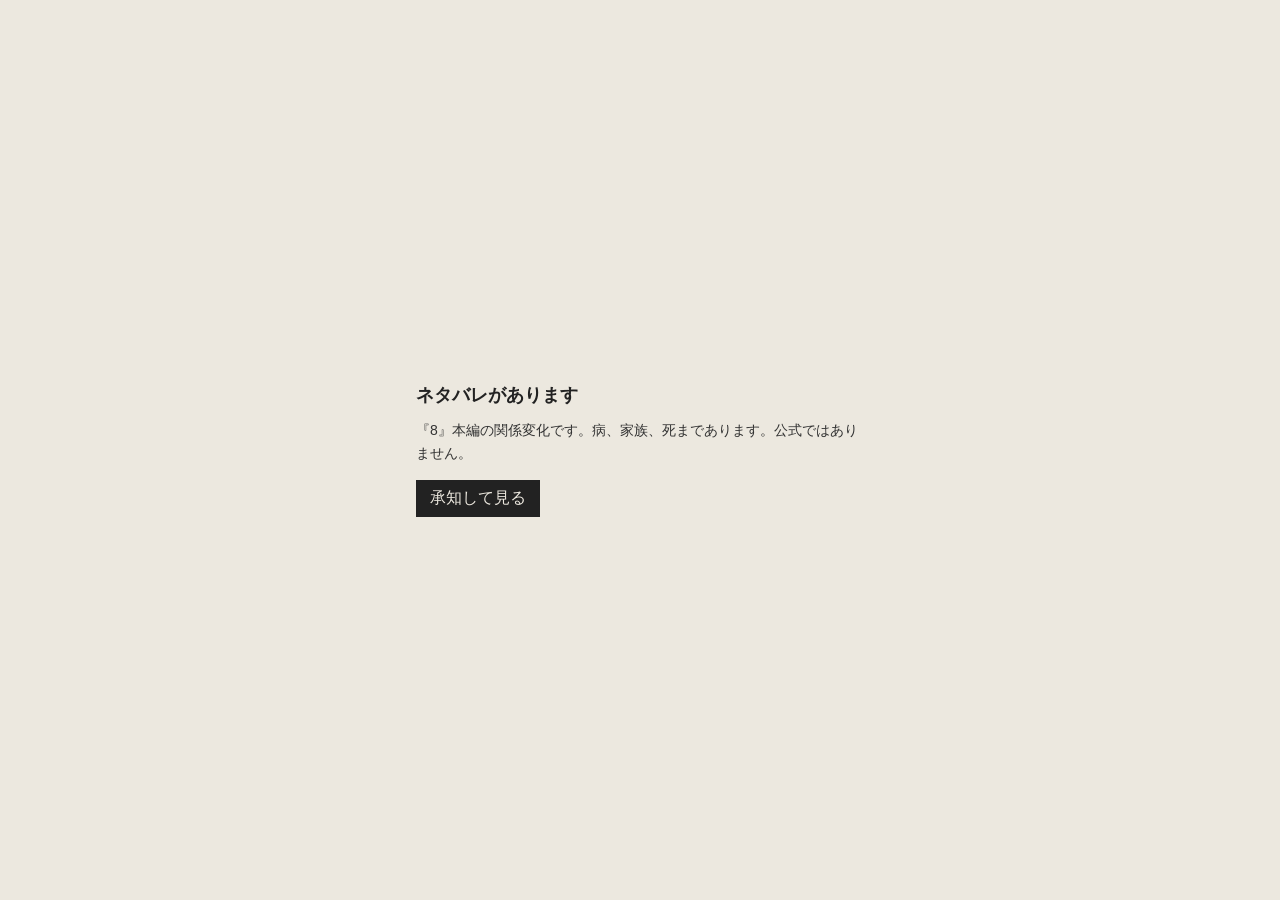
<file: graph/8/index.html>
<!doctype html>
<html lang="ja">
<head>
  <meta charset="utf-8"/>
  <meta name="robots" content="noindex"/>
  <meta name="viewport" content="width=device-width, initial-scale=1"/>
  <title>龍が如く8 関係図</title>
  <style>
    body { margin: 0; background: #ece8df; color: #222; font-family: "Yu Gothic", Meiryo, sans-serif; }
    header { padding: 16px 24px 8px; }
    h1 { font-size: 20px; font-weight: 600; margin: 0 0 8px; }
    .meta { font-size: 13px; color: #555; margin-bottom: 12px; }
    .meta a { color: inherit; }
    select, input[type=range] { width: min(960px, 100%); }
    .stage { padding: 0 24px 24px; }
    .caption { margin: 8px 0 4px; font-size: 14px; min-height: 2.4em; }
    .cast { font-size: 14px; line-height: 2; color: #333; margin: 0 0 12px; }
    .frame { background: #f4f1ea; border: 1px solid #d4cfc3; }
    ruby { ruby-position: over; }
    ruby rt { font-size: 0.55em; font-weight: 400; color: #555; }
    #gate {
      position: fixed; inset: 0; background: #ece8df; z-index: 2;
      display: flex; align-items: center; justify-content: center; padding: 24px;
    }
    #gate .box { max-width: 28rem; }
    #gate h2 { font-size: 18px; font-weight: 600; margin: 0 0 12px; }
    #gate p { font-size: 14px; line-height: 1.6; margin: 0 0 16px; color: #333; }
    #gate button {
      font: inherit; padding: 8px 14px; background: #222; color: #ece8df; border: 0; cursor: pointer;
    }
    #app.hidden { display: none; }
  </style>
</head>
<body>
  <div id="gate">
    <div class="box">
      <h2>ネタバレがあります</h2>
      <p>『8』本編の関係変化です。病、家族、死まであります。公式ではありません。</p>
      <button type="button" id="enter">承知して見る</button>
    </div>
  </div>
  <div id="app" class="hidden">
  <header>
    <p class="meta"><a href="../../index.html">入口へ</a> · <a href="../index.html">作品の図</a></p>
    <h1>龍が如く8 関係図</h1>
    <div class="meta">イベント8件。主要な関係の手引き。映像時刻はこれから足します。一度きりの相手は消える。緑は近づき、赤は対立、破線は混在または死。</div>
    <select id="pick"><option value="0">01 春日は横浜で、紗栄子との次の話を持っている</option>
<option value="1">02 桐生と春日が、ハワイの事件で再び揃う</option>
<option value="2">03 千歳が、春日の歩きに加わる</option>
<option value="3">04 トミザワが、桐生のハワイの足になる</option>
<option value="4">05 桐生は、遥たちに生きていることをまだ言えない</option>
<option value="5">06 海老名が、東城会の残り火として現れる</option>
<option value="6">07 桐生の体が、家族の前に出る理由になる</option>
<option value="7">08 春日と桐生が、同じ決着の場に立つ</option></select>
    <div style="margin-top:8px"><input id="slider" type="range" min="0" max="7" value="0"/></div>
    <div class="caption" id="caption"></div>
    <div class="cast" id="cast"></div>
  </header>
  <div class="stage">
    <div class="frame" id="frame"></div>
  </div>
  </div>
  <script>
    const svgs = ["<svg xmlns=\"http://www.w3.org/2000/svg\" viewBox=\"0 0 1040 620\" width=\"1040\" height=\"620\">\n<rect width=\"1040\" height=\"620\" fill=\"#f4f1ea\"/>\n<text x=\"24\" y=\"24\" font-family=\"Yu Gothic, Meiryo, sans-serif\" font-size=\"15\" fill=\"#1c1c1c\">龍が如く8 関係図</text>\n<text x=\"24\" y=\"42\" font-family=\"Yu Gothic, Meiryo, sans-serif\" font-size=\"12\" fill=\"#555\">y8-e001  春日は横浜で、紗栄子との次の話を持っている</text>\n<text x=\"180.0\" y=\"12.0\" text-anchor=\"middle\" font-family=\"Yu Gothic, Meiryo, sans-serif\" font-size=\"8\" fill=\"#888\">よこはま</text>\n<text x=\"180.0\" y=\"22.0\" text-anchor=\"middle\" font-family=\"Yu Gothic, Meiryo, sans-serif\" font-size=\"11\" fill=\"#888\">横浜</text>\n<line x1=\"180\" y1=\"240\" x2=\"400\" y2=\"80\" stroke=\"#2f6f4e\" stroke-width=\"1.8\"/>\n<text x=\"279.4\" y=\"144.7\" text-anchor=\"middle\" font-family=\"Yu Gothic, Meiryo, sans-serif\" font-size=\"11\" fill=\"#2f6f4e\">結婚の話</text>\n<rect x=\"352.0\" y=\"56.0\" width=\"96\" height=\"50\" rx=\"3\" fill=\"#ece7dc\" stroke=\"#222\"/>\n<text x=\"379.0\" y=\"78.0\" text-anchor=\"middle\" font-family=\"Yu Gothic, Meiryo, sans-serif\" font-size=\"9\" fill=\"#555\">むかいだ</text>\n<text x=\"379.0\" y=\"90.0\" text-anchor=\"middle\" font-family=\"Yu Gothic, Meiryo, sans-serif\" font-size=\"13\" fill=\"#1c1c1c\">向田</text>\n<text x=\"418.1\" y=\"78.0\" text-anchor=\"middle\" font-family=\"Yu Gothic, Meiryo, sans-serif\" font-size=\"9\" fill=\"#555\">さえこ</text>\n<text x=\"418.1\" y=\"90.0\" text-anchor=\"middle\" font-family=\"Yu Gothic, Meiryo, sans-serif\" font-size=\"13\" fill=\"#1c1c1c\">紗栄子</text>\n<rect x=\"132.0\" y=\"216.0\" width=\"96\" height=\"50\" rx=\"3\" fill=\"#ece7dc\" stroke=\"#222\"/>\n<text x=\"161.9\" y=\"238.0\" text-anchor=\"middle\" font-family=\"Yu Gothic, Meiryo, sans-serif\" font-size=\"9\" fill=\"#555\">かすが</text>\n<text x=\"161.9\" y=\"250.0\" text-anchor=\"middle\" font-family=\"Yu Gothic, Meiryo, sans-serif\" font-size=\"13\" fill=\"#1c1c1c\">春日</text>\n<text x=\"194.5\" y=\"238.0\" text-anchor=\"middle\" font-family=\"Yu Gothic, Meiryo, sans-serif\" font-size=\"9\" fill=\"#555\">いちばん</text>\n<text x=\"194.5\" y=\"250.0\" text-anchor=\"middle\" font-family=\"Yu Gothic, Meiryo, sans-serif\" font-size=\"13\" fill=\"#1c1c1c\">一番</text>\n<text x=\"800\" y=\"600\" font-family=\"Yu Gothic, Meiryo, sans-serif\" font-size=\"11\" fill=\"#777\">緑 plus　赤 minus　破線 mixed/death</text>\n</svg>",
"<svg xmlns=\"http://www.w3.org/2000/svg\" viewBox=\"0 0 1040 620\" width=\"1040\" height=\"620\">\n<rect width=\"1040\" height=\"620\" fill=\"#f4f1ea\"/>\n<text x=\"24\" y=\"24\" font-family=\"Yu Gothic, Meiryo, sans-serif\" font-size=\"15\" fill=\"#1c1c1c\">龍が如く8 関係図</text>\n<text x=\"24\" y=\"42\" font-family=\"Yu Gothic, Meiryo, sans-serif\" font-size=\"12\" fill=\"#555\">y8-e002  桐生と春日が、ハワイの事件で再び揃う</text>\n<text x=\"180.0\" y=\"12.0\" text-anchor=\"middle\" font-family=\"Yu Gothic, Meiryo, sans-serif\" font-size=\"8\" fill=\"#888\">よこはま</text>\n<text x=\"180.0\" y=\"22.0\" text-anchor=\"middle\" font-family=\"Yu Gothic, Meiryo, sans-serif\" font-size=\"11\" fill=\"#888\">横浜</text>\n<text x=\"400.0\" y=\"12.0\" text-anchor=\"middle\" font-family=\"Yu Gothic, Meiryo, sans-serif\" font-size=\"8\" fill=\"#888\">はわい</text>\n<text x=\"400.0\" y=\"22.0\" text-anchor=\"middle\" font-family=\"Yu Gothic, Meiryo, sans-serif\" font-size=\"11\" fill=\"#888\">ハワイ</text>\n<line x1=\"180\" y1=\"240\" x2=\"400\" y2=\"80\" stroke=\"#2f6f4e\" stroke-width=\"1.8\"/>\n<text x=\"279.4\" y=\"144.7\" text-anchor=\"middle\" font-family=\"Yu Gothic, Meiryo, sans-serif\" font-size=\"11\" fill=\"#2f6f4e\">結婚の話</text>\n<line x1=\"180\" y1=\"240\" x2=\"400\" y2=\"240\" stroke=\"#2f6f4e\" stroke-width=\"1.8\"/>\n<text x=\"290.0\" y=\"250.0\" text-anchor=\"middle\" font-family=\"Yu Gothic, Meiryo, sans-serif\" font-size=\"11\" fill=\"#2f6f4e\">ハワイで合流</text>\n<rect x=\"352.0\" y=\"56.0\" width=\"96\" height=\"50\" rx=\"3\" fill=\"#ece7dc\" stroke=\"#222\"/>\n<text x=\"379.0\" y=\"78.0\" text-anchor=\"middle\" font-family=\"Yu Gothic, Meiryo, sans-serif\" font-size=\"9\" fill=\"#555\">むかいだ</text>\n<text x=\"379.0\" y=\"90.0\" text-anchor=\"middle\" font-family=\"Yu Gothic, Meiryo, sans-serif\" font-size=\"13\" fill=\"#1c1c1c\">向田</text>\n<text x=\"418.1\" y=\"78.0\" text-anchor=\"middle\" font-family=\"Yu Gothic, Meiryo, sans-serif\" font-size=\"9\" fill=\"#555\">さえこ</text>\n<text x=\"418.1\" y=\"90.0\" text-anchor=\"middle\" font-family=\"Yu Gothic, Meiryo, sans-serif\" font-size=\"13\" fill=\"#1c1c1c\">紗栄子</text>\n<rect x=\"352.0\" y=\"216.0\" width=\"96\" height=\"50\" rx=\"3\" fill=\"#ece7dc\" stroke=\"#222\"/>\n<text x=\"385.5\" y=\"238.0\" text-anchor=\"middle\" font-family=\"Yu Gothic, Meiryo, sans-serif\" font-size=\"9\" fill=\"#555\">きりゅう</text>\n<text x=\"385.5\" y=\"250.0\" text-anchor=\"middle\" font-family=\"Yu Gothic, Meiryo, sans-serif\" font-size=\"13\" fill=\"#1c1c1c\">桐生</text>\n<text x=\"418.1\" y=\"238.0\" text-anchor=\"middle\" font-family=\"Yu Gothic, Meiryo, sans-serif\" font-size=\"9\" fill=\"#555\">かずま</text>\n<text x=\"418.1\" y=\"250.0\" text-anchor=\"middle\" font-family=\"Yu Gothic, Meiryo, sans-serif\" font-size=\"13\" fill=\"#1c1c1c\">一馬</text>\n<rect x=\"132.0\" y=\"216.0\" width=\"96\" height=\"50\" rx=\"3\" fill=\"#ece7dc\" stroke=\"#222\"/>\n<text x=\"161.9\" y=\"238.0\" text-anchor=\"middle\" font-family=\"Yu Gothic, Meiryo, sans-serif\" font-size=\"9\" fill=\"#555\">かすが</text>\n<text x=\"161.9\" y=\"250.0\" text-anchor=\"middle\" font-family=\"Yu Gothic, Meiryo, sans-serif\" font-size=\"13\" fill=\"#1c1c1c\">春日</text>\n<text x=\"194.5\" y=\"238.0\" text-anchor=\"middle\" font-family=\"Yu Gothic, Meiryo, sans-serif\" font-size=\"9\" fill=\"#555\">いちばん</text>\n<text x=\"194.5\" y=\"250.0\" text-anchor=\"middle\" font-family=\"Yu Gothic, Meiryo, sans-serif\" font-size=\"13\" fill=\"#1c1c1c\">一番</text>\n<text x=\"800\" y=\"600\" font-family=\"Yu Gothic, Meiryo, sans-serif\" font-size=\"11\" fill=\"#777\">緑 plus　赤 minus　破線 mixed/death</text>\n</svg>",
"<svg xmlns=\"http://www.w3.org/2000/svg\" viewBox=\"0 0 1040 620\" width=\"1040\" height=\"620\">\n<rect width=\"1040\" height=\"620\" fill=\"#f4f1ea\"/>\n<text x=\"24\" y=\"24\" font-family=\"Yu Gothic, Meiryo, sans-serif\" font-size=\"15\" fill=\"#1c1c1c\">龍が如く8 関係図</text>\n<text x=\"24\" y=\"42\" font-family=\"Yu Gothic, Meiryo, sans-serif\" font-size=\"12\" fill=\"#555\">y8-e003  千歳が、春日の歩きに加わる</text>\n<text x=\"180.0\" y=\"12.0\" text-anchor=\"middle\" font-family=\"Yu Gothic, Meiryo, sans-serif\" font-size=\"8\" fill=\"#888\">よこはま</text>\n<text x=\"180.0\" y=\"22.0\" text-anchor=\"middle\" font-family=\"Yu Gothic, Meiryo, sans-serif\" font-size=\"11\" fill=\"#888\">横浜</text>\n<text x=\"400.0\" y=\"12.0\" text-anchor=\"middle\" font-family=\"Yu Gothic, Meiryo, sans-serif\" font-size=\"8\" fill=\"#888\">はわい</text>\n<text x=\"400.0\" y=\"22.0\" text-anchor=\"middle\" font-family=\"Yu Gothic, Meiryo, sans-serif\" font-size=\"11\" fill=\"#888\">ハワイ</text>\n<line x1=\"180\" y1=\"240\" x2=\"400\" y2=\"80\" stroke=\"#2f6f4e\" stroke-width=\"1.8\"/>\n<text x=\"279.4\" y=\"144.7\" text-anchor=\"middle\" font-family=\"Yu Gothic, Meiryo, sans-serif\" font-size=\"11\" fill=\"#2f6f4e\">結婚の話</text>\n<line x1=\"180\" y1=\"240\" x2=\"400\" y2=\"240\" stroke=\"#2f6f4e\" stroke-width=\"1.8\"/>\n<text x=\"290.0\" y=\"250.0\" text-anchor=\"middle\" font-family=\"Yu Gothic, Meiryo, sans-serif\" font-size=\"11\" fill=\"#2f6f4e\">ハワイで合流</text>\n<line x1=\"180\" y1=\"400\" x2=\"180\" y2=\"240\" stroke=\"#2f6f4e\" stroke-width=\"1.8\"/>\n<text x=\"162.0\" y=\"316.0\" text-anchor=\"middle\" font-family=\"Yu Gothic, Meiryo, sans-serif\" font-size=\"11\" fill=\"#2f6f4e\">仲間に入る</text>\n<rect x=\"352.0\" y=\"56.0\" width=\"96\" height=\"50\" rx=\"3\" fill=\"#ece7dc\" stroke=\"#222\"/>\n<text x=\"379.0\" y=\"78.0\" text-anchor=\"middle\" font-family=\"Yu Gothic, Meiryo, sans-serif\" font-size=\"9\" fill=\"#555\">むかいだ</text>\n<text x=\"379.0\" y=\"90.0\" text-anchor=\"middle\" font-family=\"Yu Gothic, Meiryo, sans-serif\" font-size=\"13\" fill=\"#1c1c1c\">向田</text>\n<text x=\"418.1\" y=\"78.0\" text-anchor=\"middle\" font-family=\"Yu Gothic, Meiryo, sans-serif\" font-size=\"9\" fill=\"#555\">さえこ</text>\n<text x=\"418.1\" y=\"90.0\" text-anchor=\"middle\" font-family=\"Yu Gothic, Meiryo, sans-serif\" font-size=\"13\" fill=\"#1c1c1c\">紗栄子</text>\n<rect x=\"352.0\" y=\"216.0\" width=\"96\" height=\"50\" rx=\"3\" fill=\"#ece7dc\" stroke=\"#222\"/>\n<text x=\"385.5\" y=\"238.0\" text-anchor=\"middle\" font-family=\"Yu Gothic, Meiryo, sans-serif\" font-size=\"9\" fill=\"#555\">きりゅう</text>\n<text x=\"385.5\" y=\"250.0\" text-anchor=\"middle\" font-family=\"Yu Gothic, Meiryo, sans-serif\" font-size=\"13\" fill=\"#1c1c1c\">桐生</text>\n<text x=\"418.1\" y=\"238.0\" text-anchor=\"middle\" font-family=\"Yu Gothic, Meiryo, sans-serif\" font-size=\"9\" fill=\"#555\">かずま</text>\n<text x=\"418.1\" y=\"250.0\" text-anchor=\"middle\" font-family=\"Yu Gothic, Meiryo, sans-serif\" font-size=\"13\" fill=\"#1c1c1c\">一馬</text>\n<rect x=\"132.0\" y=\"216.0\" width=\"96\" height=\"50\" rx=\"3\" fill=\"#ece7dc\" stroke=\"#222\"/>\n<text x=\"161.9\" y=\"238.0\" text-anchor=\"middle\" font-family=\"Yu Gothic, Meiryo, sans-serif\" font-size=\"9\" fill=\"#555\">かすが</text>\n<text x=\"161.9\" y=\"250.0\" text-anchor=\"middle\" font-family=\"Yu Gothic, Meiryo, sans-serif\" font-size=\"13\" fill=\"#1c1c1c\">春日</text>\n<text x=\"194.5\" y=\"238.0\" text-anchor=\"middle\" font-family=\"Yu Gothic, Meiryo, sans-serif\" font-size=\"9\" fill=\"#555\">いちばん</text>\n<text x=\"194.5\" y=\"250.0\" text-anchor=\"middle\" font-family=\"Yu Gothic, Meiryo, sans-serif\" font-size=\"13\" fill=\"#1c1c1c\">一番</text>\n<rect x=\"132.0\" y=\"376.0\" width=\"96\" height=\"50\" rx=\"3\" fill=\"#ece7dc\" stroke=\"#222\"/>\n<text x=\"165.5\" y=\"398.0\" text-anchor=\"middle\" font-family=\"Yu Gothic, Meiryo, sans-serif\" font-size=\"9\" fill=\"#555\">きよせ</text>\n<text x=\"165.5\" y=\"410.0\" text-anchor=\"middle\" font-family=\"Yu Gothic, Meiryo, sans-serif\" font-size=\"13\" fill=\"#1c1c1c\">清瀬</text>\n<text x=\"194.5\" y=\"398.0\" text-anchor=\"middle\" font-family=\"Yu Gothic, Meiryo, sans-serif\" font-size=\"9\" fill=\"#555\">ちとせ</text>\n<text x=\"194.5\" y=\"410.0\" text-anchor=\"middle\" font-family=\"Yu Gothic, Meiryo, sans-serif\" font-size=\"13\" fill=\"#1c1c1c\">千歳</text>\n<text x=\"800\" y=\"600\" font-family=\"Yu Gothic, Meiryo, sans-serif\" font-size=\"11\" fill=\"#777\">緑 plus　赤 minus　破線 mixed/death</text>\n</svg>",
"<svg xmlns=\"http://www.w3.org/2000/svg\" viewBox=\"0 0 1040 620\" width=\"1040\" height=\"620\">\n<rect width=\"1040\" height=\"620\" fill=\"#f4f1ea\"/>\n<text x=\"24\" y=\"24\" font-family=\"Yu Gothic, Meiryo, sans-serif\" font-size=\"15\" fill=\"#1c1c1c\">龍が如く8 関係図</text>\n<text x=\"24\" y=\"42\" font-family=\"Yu Gothic, Meiryo, sans-serif\" font-size=\"12\" fill=\"#555\">y8-e004  トミザワが、桐生のハワイの足になる</text>\n<text x=\"180.0\" y=\"12.0\" text-anchor=\"middle\" font-family=\"Yu Gothic, Meiryo, sans-serif\" font-size=\"8\" fill=\"#888\">よこはま</text>\n<text x=\"180.0\" y=\"22.0\" text-anchor=\"middle\" font-family=\"Yu Gothic, Meiryo, sans-serif\" font-size=\"11\" fill=\"#888\">横浜</text>\n<text x=\"400.0\" y=\"12.0\" text-anchor=\"middle\" font-family=\"Yu Gothic, Meiryo, sans-serif\" font-size=\"8\" fill=\"#888\">はわい</text>\n<text x=\"400.0\" y=\"22.0\" text-anchor=\"middle\" font-family=\"Yu Gothic, Meiryo, sans-serif\" font-size=\"11\" fill=\"#888\">ハワイ</text>\n<line x1=\"180\" y1=\"240\" x2=\"400\" y2=\"80\" stroke=\"#2f6f4e\" stroke-width=\"1.8\"/>\n<text x=\"279.4\" y=\"144.7\" text-anchor=\"middle\" font-family=\"Yu Gothic, Meiryo, sans-serif\" font-size=\"11\" fill=\"#2f6f4e\">結婚の話</text>\n<line x1=\"180\" y1=\"240\" x2=\"400\" y2=\"240\" stroke=\"#2f6f4e\" stroke-width=\"1.8\"/>\n<text x=\"290.0\" y=\"250.0\" text-anchor=\"middle\" font-family=\"Yu Gothic, Meiryo, sans-serif\" font-size=\"11\" fill=\"#2f6f4e\">ハワイで合流</text>\n<line x1=\"180\" y1=\"400\" x2=\"180\" y2=\"240\" stroke=\"#2f6f4e\" stroke-width=\"1.8\"/>\n<text x=\"162.0\" y=\"316.0\" text-anchor=\"middle\" font-family=\"Yu Gothic, Meiryo, sans-serif\" font-size=\"11\" fill=\"#2f6f4e\">仲間に入る</text>\n<line x1=\"400\" y1=\"240\" x2=\"400\" y2=\"400\" stroke=\"#2f6f4e\" stroke-width=\"1.8\"/>\n<text x=\"382.0\" y=\"316.0\" text-anchor=\"middle\" font-family=\"Yu Gothic, Meiryo, sans-serif\" font-size=\"11\" fill=\"#2f6f4e\">車で同行する</text>\n<rect x=\"352.0\" y=\"56.0\" width=\"96\" height=\"50\" rx=\"3\" fill=\"#ece7dc\" stroke=\"#222\"/>\n<text x=\"379.0\" y=\"78.0\" text-anchor=\"middle\" font-family=\"Yu Gothic, Meiryo, sans-serif\" font-size=\"9\" fill=\"#555\">むかいだ</text>\n<text x=\"379.0\" y=\"90.0\" text-anchor=\"middle\" font-family=\"Yu Gothic, Meiryo, sans-serif\" font-size=\"13\" fill=\"#1c1c1c\">向田</text>\n<text x=\"418.1\" y=\"78.0\" text-anchor=\"middle\" font-family=\"Yu Gothic, Meiryo, sans-serif\" font-size=\"9\" fill=\"#555\">さえこ</text>\n<text x=\"418.1\" y=\"90.0\" text-anchor=\"middle\" font-family=\"Yu Gothic, Meiryo, sans-serif\" font-size=\"13\" fill=\"#1c1c1c\">紗栄子</text>\n<rect x=\"352.0\" y=\"216.0\" width=\"96\" height=\"50\" rx=\"3\" fill=\"#ece7dc\" stroke=\"#222\"/>\n<text x=\"385.5\" y=\"238.0\" text-anchor=\"middle\" font-family=\"Yu Gothic, Meiryo, sans-serif\" font-size=\"9\" fill=\"#555\">きりゅう</text>\n<text x=\"385.5\" y=\"250.0\" text-anchor=\"middle\" font-family=\"Yu Gothic, Meiryo, sans-serif\" font-size=\"13\" fill=\"#1c1c1c\">桐生</text>\n<text x=\"418.1\" y=\"238.0\" text-anchor=\"middle\" font-family=\"Yu Gothic, Meiryo, sans-serif\" font-size=\"9\" fill=\"#555\">かずま</text>\n<text x=\"418.1\" y=\"250.0\" text-anchor=\"middle\" font-family=\"Yu Gothic, Meiryo, sans-serif\" font-size=\"13\" fill=\"#1c1c1c\">一馬</text>\n<rect x=\"132.0\" y=\"216.0\" width=\"96\" height=\"50\" rx=\"3\" fill=\"#ece7dc\" stroke=\"#222\"/>\n<text x=\"161.9\" y=\"238.0\" text-anchor=\"middle\" font-family=\"Yu Gothic, Meiryo, sans-serif\" font-size=\"9\" fill=\"#555\">かすが</text>\n<text x=\"161.9\" y=\"250.0\" text-anchor=\"middle\" font-family=\"Yu Gothic, Meiryo, sans-serif\" font-size=\"13\" fill=\"#1c1c1c\">春日</text>\n<text x=\"194.5\" y=\"238.0\" text-anchor=\"middle\" font-family=\"Yu Gothic, Meiryo, sans-serif\" font-size=\"9\" fill=\"#555\">いちばん</text>\n<text x=\"194.5\" y=\"250.0\" text-anchor=\"middle\" font-family=\"Yu Gothic, Meiryo, sans-serif\" font-size=\"13\" fill=\"#1c1c1c\">一番</text>\n<rect x=\"352.0\" y=\"376.0\" width=\"96\" height=\"50\" rx=\"3\" fill=\"#ece7dc\" stroke=\"#222\"/>\n<text x=\"400.0\" y=\"398.0\" text-anchor=\"middle\" font-family=\"Yu Gothic, Meiryo, sans-serif\" font-size=\"9\" fill=\"#555\">とみざわ</text>\n<text x=\"400.0\" y=\"410.0\" text-anchor=\"middle\" font-family=\"Yu Gothic, Meiryo, sans-serif\" font-size=\"13\" fill=\"#1c1c1c\">トミザワ</text>\n<rect x=\"132.0\" y=\"376.0\" width=\"96\" height=\"50\" rx=\"3\" fill=\"#ece7dc\" stroke=\"#222\"/>\n<text x=\"165.5\" y=\"398.0\" text-anchor=\"middle\" font-family=\"Yu Gothic, Meiryo, sans-serif\" font-size=\"9\" fill=\"#555\">きよせ</text>\n<text x=\"165.5\" y=\"410.0\" text-anchor=\"middle\" font-family=\"Yu Gothic, Meiryo, sans-serif\" font-size=\"13\" fill=\"#1c1c1c\">清瀬</text>\n<text x=\"194.5\" y=\"398.0\" text-anchor=\"middle\" font-family=\"Yu Gothic, Meiryo, sans-serif\" font-size=\"9\" fill=\"#555\">ちとせ</text>\n<text x=\"194.5\" y=\"410.0\" text-anchor=\"middle\" font-family=\"Yu Gothic, Meiryo, sans-serif\" font-size=\"13\" fill=\"#1c1c1c\">千歳</text>\n<text x=\"800\" y=\"600\" font-family=\"Yu Gothic, Meiryo, sans-serif\" font-size=\"11\" fill=\"#777\">緑 plus　赤 minus　破線 mixed/death</text>\n</svg>",
"<svg xmlns=\"http://www.w3.org/2000/svg\" viewBox=\"0 0 1040 620\" width=\"1040\" height=\"620\">\n<rect width=\"1040\" height=\"620\" fill=\"#f4f1ea\"/>\n<text x=\"24\" y=\"24\" font-family=\"Yu Gothic, Meiryo, sans-serif\" font-size=\"15\" fill=\"#1c1c1c\">龍が如く8 関係図</text>\n<text x=\"24\" y=\"42\" font-family=\"Yu Gothic, Meiryo, sans-serif\" font-size=\"12\" fill=\"#555\">y8-e005  桐生は、遥たちに生きていることをまだ言えない</text>\n<text x=\"180.0\" y=\"12.0\" text-anchor=\"middle\" font-family=\"Yu Gothic, Meiryo, sans-serif\" font-size=\"8\" fill=\"#888\">よこはま</text>\n<text x=\"180.0\" y=\"22.0\" text-anchor=\"middle\" font-family=\"Yu Gothic, Meiryo, sans-serif\" font-size=\"11\" fill=\"#888\">横浜</text>\n<text x=\"400.0\" y=\"12.0\" text-anchor=\"middle\" font-family=\"Yu Gothic, Meiryo, sans-serif\" font-size=\"8\" fill=\"#888\">はわい</text>\n<text x=\"400.0\" y=\"22.0\" text-anchor=\"middle\" font-family=\"Yu Gothic, Meiryo, sans-serif\" font-size=\"11\" fill=\"#888\">ハワイ</text>\n<text x=\"620.0\" y=\"12.0\" text-anchor=\"middle\" font-family=\"Yu Gothic, Meiryo, sans-serif\" font-size=\"8\" fill=\"#888\">かぞく</text>\n<text x=\"620.0\" y=\"22.0\" text-anchor=\"middle\" font-family=\"Yu Gothic, Meiryo, sans-serif\" font-size=\"11\" fill=\"#888\">家族</text>\n<line x1=\"180\" y1=\"240\" x2=\"400\" y2=\"80\" stroke=\"#2f6f4e\" stroke-width=\"1.8\"/>\n<text x=\"279.4\" y=\"144.7\" text-anchor=\"middle\" font-family=\"Yu Gothic, Meiryo, sans-serif\" font-size=\"11\" fill=\"#2f6f4e\">結婚の話</text>\n<line x1=\"180\" y1=\"240\" x2=\"400\" y2=\"240\" stroke=\"#2f6f4e\" stroke-width=\"1.8\"/>\n<text x=\"290.0\" y=\"250.0\" text-anchor=\"middle\" font-family=\"Yu Gothic, Meiryo, sans-serif\" font-size=\"11\" fill=\"#2f6f4e\">ハワイで合流</text>\n<line x1=\"180\" y1=\"400\" x2=\"180\" y2=\"240\" stroke=\"#2f6f4e\" stroke-width=\"1.8\"/>\n<text x=\"162.0\" y=\"316.0\" text-anchor=\"middle\" font-family=\"Yu Gothic, Meiryo, sans-serif\" font-size=\"11\" fill=\"#2f6f4e\">仲間に入る</text>\n<line x1=\"400\" y1=\"240\" x2=\"400\" y2=\"400\" stroke=\"#2f6f4e\" stroke-width=\"1.8\"/>\n<text x=\"382.0\" y=\"316.0\" text-anchor=\"middle\" font-family=\"Yu Gothic, Meiryo, sans-serif\" font-size=\"11\" fill=\"#2f6f4e\">車で同行する</text>\n<line x1=\"620\" y1=\"80\" x2=\"400\" y2=\"240\" stroke=\"#8a6a22\" stroke-width=\"1.8\" stroke-dasharray='6 4'/>\n<text x=\"499.4\" y=\"144.7\" text-anchor=\"middle\" font-family=\"Yu Gothic, Meiryo, sans-serif\" font-size=\"11\" fill=\"#8a6a22\">まだ隠している</text>\n<rect x=\"352.0\" y=\"56.0\" width=\"96\" height=\"50\" rx=\"3\" fill=\"#ece7dc\" stroke=\"#222\"/>\n<text x=\"379.0\" y=\"78.0\" text-anchor=\"middle\" font-family=\"Yu Gothic, Meiryo, sans-serif\" font-size=\"9\" fill=\"#555\">むかいだ</text>\n<text x=\"379.0\" y=\"90.0\" text-anchor=\"middle\" font-family=\"Yu Gothic, Meiryo, sans-serif\" font-size=\"13\" fill=\"#1c1c1c\">向田</text>\n<text x=\"418.1\" y=\"78.0\" text-anchor=\"middle\" font-family=\"Yu Gothic, Meiryo, sans-serif\" font-size=\"9\" fill=\"#555\">さえこ</text>\n<text x=\"418.1\" y=\"90.0\" text-anchor=\"middle\" font-family=\"Yu Gothic, Meiryo, sans-serif\" font-size=\"13\" fill=\"#1c1c1c\">紗栄子</text>\n<rect x=\"572.0\" y=\"56.0\" width=\"96\" height=\"50\" rx=\"3\" fill=\"#ece7dc\" stroke=\"#222\"/>\n<text x=\"606.1\" y=\"78.0\" text-anchor=\"middle\" font-family=\"Yu Gothic, Meiryo, sans-serif\" font-size=\"9\" fill=\"#555\">さわむら</text>\n<text x=\"606.1\" y=\"90.0\" text-anchor=\"middle\" font-family=\"Yu Gothic, Meiryo, sans-serif\" font-size=\"13\" fill=\"#1c1c1c\">澤村</text>\n<text x=\"638.1\" y=\"78.0\" text-anchor=\"middle\" font-family=\"Yu Gothic, Meiryo, sans-serif\" font-size=\"9\" fill=\"#555\">はるか</text>\n<text x=\"638.1\" y=\"90.0\" text-anchor=\"middle\" font-family=\"Yu Gothic, Meiryo, sans-serif\" font-size=\"13\" fill=\"#1c1c1c\">遥</text>\n<rect x=\"352.0\" y=\"216.0\" width=\"96\" height=\"50\" rx=\"3\" fill=\"#ece7dc\" stroke=\"#222\"/>\n<text x=\"385.5\" y=\"238.0\" text-anchor=\"middle\" font-family=\"Yu Gothic, Meiryo, sans-serif\" font-size=\"9\" fill=\"#555\">きりゅう</text>\n<text x=\"385.5\" y=\"250.0\" text-anchor=\"middle\" font-family=\"Yu Gothic, Meiryo, sans-serif\" font-size=\"13\" fill=\"#1c1c1c\">桐生</text>\n<text x=\"418.1\" y=\"238.0\" text-anchor=\"middle\" font-family=\"Yu Gothic, Meiryo, sans-serif\" font-size=\"9\" fill=\"#555\">かずま</text>\n<text x=\"418.1\" y=\"250.0\" text-anchor=\"middle\" font-family=\"Yu Gothic, Meiryo, sans-serif\" font-size=\"13\" fill=\"#1c1c1c\">一馬</text>\n<rect x=\"132.0\" y=\"216.0\" width=\"96\" height=\"50\" rx=\"3\" fill=\"#ece7dc\" stroke=\"#222\"/>\n<text x=\"161.9\" y=\"238.0\" text-anchor=\"middle\" font-family=\"Yu Gothic, Meiryo, sans-serif\" font-size=\"9\" fill=\"#555\">かすが</text>\n<text x=\"161.9\" y=\"250.0\" text-anchor=\"middle\" font-family=\"Yu Gothic, Meiryo, sans-serif\" font-size=\"13\" fill=\"#1c1c1c\">春日</text>\n<text x=\"194.5\" y=\"238.0\" text-anchor=\"middle\" font-family=\"Yu Gothic, Meiryo, sans-serif\" font-size=\"9\" fill=\"#555\">いちばん</text>\n<text x=\"194.5\" y=\"250.0\" text-anchor=\"middle\" font-family=\"Yu Gothic, Meiryo, sans-serif\" font-size=\"13\" fill=\"#1c1c1c\">一番</text>\n<rect x=\"352.0\" y=\"376.0\" width=\"96\" height=\"50\" rx=\"3\" fill=\"#ece7dc\" stroke=\"#222\"/>\n<text x=\"400.0\" y=\"398.0\" text-anchor=\"middle\" font-family=\"Yu Gothic, Meiryo, sans-serif\" font-size=\"9\" fill=\"#555\">とみざわ</text>\n<text x=\"400.0\" y=\"410.0\" text-anchor=\"middle\" font-family=\"Yu Gothic, Meiryo, sans-serif\" font-size=\"13\" fill=\"#1c1c1c\">トミザワ</text>\n<rect x=\"132.0\" y=\"376.0\" width=\"96\" height=\"50\" rx=\"3\" fill=\"#ece7dc\" stroke=\"#222\"/>\n<text x=\"165.5\" y=\"398.0\" text-anchor=\"middle\" font-family=\"Yu Gothic, Meiryo, sans-serif\" font-size=\"9\" fill=\"#555\">きよせ</text>\n<text x=\"165.5\" y=\"410.0\" text-anchor=\"middle\" font-family=\"Yu Gothic, Meiryo, sans-serif\" font-size=\"13\" fill=\"#1c1c1c\">清瀬</text>\n<text x=\"194.5\" y=\"398.0\" text-anchor=\"middle\" font-family=\"Yu Gothic, Meiryo, sans-serif\" font-size=\"9\" fill=\"#555\">ちとせ</text>\n<text x=\"194.5\" y=\"410.0\" text-anchor=\"middle\" font-family=\"Yu Gothic, Meiryo, sans-serif\" font-size=\"13\" fill=\"#1c1c1c\">千歳</text>\n<text x=\"800\" y=\"600\" font-family=\"Yu Gothic, Meiryo, sans-serif\" font-size=\"11\" fill=\"#777\">緑 plus　赤 minus　破線 mixed/death</text>\n</svg>",
"<svg xmlns=\"http://www.w3.org/2000/svg\" viewBox=\"0 0 1040 620\" width=\"1040\" height=\"620\">\n<rect width=\"1040\" height=\"620\" fill=\"#f4f1ea\"/>\n<text x=\"24\" y=\"24\" font-family=\"Yu Gothic, Meiryo, sans-serif\" font-size=\"15\" fill=\"#1c1c1c\">龍が如く8 関係図</text>\n<text x=\"24\" y=\"42\" font-family=\"Yu Gothic, Meiryo, sans-serif\" font-size=\"12\" fill=\"#555\">y8-e006  海老名が、東城会の残り火として現れる</text>\n<text x=\"180.0\" y=\"12.0\" text-anchor=\"middle\" font-family=\"Yu Gothic, Meiryo, sans-serif\" font-size=\"8\" fill=\"#888\">よこはま</text>\n<text x=\"180.0\" y=\"22.0\" text-anchor=\"middle\" font-family=\"Yu Gothic, Meiryo, sans-serif\" font-size=\"11\" fill=\"#888\">横浜</text>\n<text x=\"400.0\" y=\"12.0\" text-anchor=\"middle\" font-family=\"Yu Gothic, Meiryo, sans-serif\" font-size=\"8\" fill=\"#888\">はわい</text>\n<text x=\"400.0\" y=\"22.0\" text-anchor=\"middle\" font-family=\"Yu Gothic, Meiryo, sans-serif\" font-size=\"11\" fill=\"#888\">ハワイ</text>\n<text x=\"620.0\" y=\"12.0\" text-anchor=\"middle\" font-family=\"Yu Gothic, Meiryo, sans-serif\" font-size=\"8\" fill=\"#888\">かぞく</text>\n<text x=\"620.0\" y=\"22.0\" text-anchor=\"middle\" font-family=\"Yu Gothic, Meiryo, sans-serif\" font-size=\"11\" fill=\"#888\">家族</text>\n<line x1=\"180\" y1=\"240\" x2=\"400\" y2=\"80\" stroke=\"#2f6f4e\" stroke-width=\"1.8\"/>\n<text x=\"279.4\" y=\"144.7\" text-anchor=\"middle\" font-family=\"Yu Gothic, Meiryo, sans-serif\" font-size=\"11\" fill=\"#2f6f4e\">結婚の話</text>\n<line x1=\"180\" y1=\"240\" x2=\"400\" y2=\"240\" stroke=\"#2f6f4e\" stroke-width=\"1.8\"/>\n<text x=\"290.0\" y=\"250.0\" text-anchor=\"middle\" font-family=\"Yu Gothic, Meiryo, sans-serif\" font-size=\"11\" fill=\"#2f6f4e\">ハワイで合流</text>\n<line x1=\"180\" y1=\"400\" x2=\"180\" y2=\"240\" stroke=\"#2f6f4e\" stroke-width=\"1.8\"/>\n<text x=\"162.0\" y=\"316.0\" text-anchor=\"middle\" font-family=\"Yu Gothic, Meiryo, sans-serif\" font-size=\"11\" fill=\"#2f6f4e\">仲間に入る</text>\n<line x1=\"400\" y1=\"240\" x2=\"400\" y2=\"400\" stroke=\"#2f6f4e\" stroke-width=\"1.8\"/>\n<text x=\"382.0\" y=\"316.0\" text-anchor=\"middle\" font-family=\"Yu Gothic, Meiryo, sans-serif\" font-size=\"11\" fill=\"#2f6f4e\">車で同行する</text>\n<line x1=\"620\" y1=\"80\" x2=\"400\" y2=\"240\" stroke=\"#8a6a22\" stroke-width=\"1.8\" stroke-dasharray='6 4'/>\n<text x=\"499.4\" y=\"144.7\" text-anchor=\"middle\" font-family=\"Yu Gothic, Meiryo, sans-serif\" font-size=\"11\" fill=\"#8a6a22\">まだ隠している</text>\n<line x1=\"620\" y1=\"400\" x2=\"400\" y2=\"240\" stroke=\"#a33b3b\" stroke-width=\"2.4\"/>\n<text x=\"499.4\" y=\"327.3\" text-anchor=\"middle\" font-family=\"Yu Gothic, Meiryo, sans-serif\" font-size=\"11\" fill=\"#a33b3b\">過去が牙を剥く</text>\n<rect x=\"352.0\" y=\"56.0\" width=\"96\" height=\"50\" rx=\"3\" fill=\"#ece7dc\" stroke=\"#222\"/>\n<text x=\"379.0\" y=\"78.0\" text-anchor=\"middle\" font-family=\"Yu Gothic, Meiryo, sans-serif\" font-size=\"9\" fill=\"#555\">むかいだ</text>\n<text x=\"379.0\" y=\"90.0\" text-anchor=\"middle\" font-family=\"Yu Gothic, Meiryo, sans-serif\" font-size=\"13\" fill=\"#1c1c1c\">向田</text>\n<text x=\"418.1\" y=\"78.0\" text-anchor=\"middle\" font-family=\"Yu Gothic, Meiryo, sans-serif\" font-size=\"9\" fill=\"#555\">さえこ</text>\n<text x=\"418.1\" y=\"90.0\" text-anchor=\"middle\" font-family=\"Yu Gothic, Meiryo, sans-serif\" font-size=\"13\" fill=\"#1c1c1c\">紗栄子</text>\n<rect x=\"572.0\" y=\"56.0\" width=\"96\" height=\"50\" rx=\"3\" fill=\"#ece7dc\" stroke=\"#222\"/>\n<text x=\"606.1\" y=\"78.0\" text-anchor=\"middle\" font-family=\"Yu Gothic, Meiryo, sans-serif\" font-size=\"9\" fill=\"#555\">さわむら</text>\n<text x=\"606.1\" y=\"90.0\" text-anchor=\"middle\" font-family=\"Yu Gothic, Meiryo, sans-serif\" font-size=\"13\" fill=\"#1c1c1c\">澤村</text>\n<text x=\"638.1\" y=\"78.0\" text-anchor=\"middle\" font-family=\"Yu Gothic, Meiryo, sans-serif\" font-size=\"9\" fill=\"#555\">はるか</text>\n<text x=\"638.1\" y=\"90.0\" text-anchor=\"middle\" font-family=\"Yu Gothic, Meiryo, sans-serif\" font-size=\"13\" fill=\"#1c1c1c\">遥</text>\n<rect x=\"352.0\" y=\"216.0\" width=\"96\" height=\"50\" rx=\"3\" fill=\"#ece7dc\" stroke=\"#222\"/>\n<text x=\"385.5\" y=\"238.0\" text-anchor=\"middle\" font-family=\"Yu Gothic, Meiryo, sans-serif\" font-size=\"9\" fill=\"#555\">きりゅう</text>\n<text x=\"385.5\" y=\"250.0\" text-anchor=\"middle\" font-family=\"Yu Gothic, Meiryo, sans-serif\" font-size=\"13\" fill=\"#1c1c1c\">桐生</text>\n<text x=\"418.1\" y=\"238.0\" text-anchor=\"middle\" font-family=\"Yu Gothic, Meiryo, sans-serif\" font-size=\"9\" fill=\"#555\">かずま</text>\n<text x=\"418.1\" y=\"250.0\" text-anchor=\"middle\" font-family=\"Yu Gothic, Meiryo, sans-serif\" font-size=\"13\" fill=\"#1c1c1c\">一馬</text>\n<rect x=\"132.0\" y=\"216.0\" width=\"96\" height=\"50\" rx=\"3\" fill=\"#ece7dc\" stroke=\"#222\"/>\n<text x=\"161.9\" y=\"238.0\" text-anchor=\"middle\" font-family=\"Yu Gothic, Meiryo, sans-serif\" font-size=\"9\" fill=\"#555\">かすが</text>\n<text x=\"161.9\" y=\"250.0\" text-anchor=\"middle\" font-family=\"Yu Gothic, Meiryo, sans-serif\" font-size=\"13\" fill=\"#1c1c1c\">春日</text>\n<text x=\"194.5\" y=\"238.0\" text-anchor=\"middle\" font-family=\"Yu Gothic, Meiryo, sans-serif\" font-size=\"9\" fill=\"#555\">いちばん</text>\n<text x=\"194.5\" y=\"250.0\" text-anchor=\"middle\" font-family=\"Yu Gothic, Meiryo, sans-serif\" font-size=\"13\" fill=\"#1c1c1c\">一番</text>\n<rect x=\"352.0\" y=\"376.0\" width=\"96\" height=\"50\" rx=\"3\" fill=\"#ece7dc\" stroke=\"#222\"/>\n<text x=\"400.0\" y=\"398.0\" text-anchor=\"middle\" font-family=\"Yu Gothic, Meiryo, sans-serif\" font-size=\"9\" fill=\"#555\">とみざわ</text>\n<text x=\"400.0\" y=\"410.0\" text-anchor=\"middle\" font-family=\"Yu Gothic, Meiryo, sans-serif\" font-size=\"13\" fill=\"#1c1c1c\">トミザワ</text>\n<rect x=\"132.0\" y=\"376.0\" width=\"96\" height=\"50\" rx=\"3\" fill=\"#ece7dc\" stroke=\"#222\"/>\n<text x=\"165.5\" y=\"398.0\" text-anchor=\"middle\" font-family=\"Yu Gothic, Meiryo, sans-serif\" font-size=\"9\" fill=\"#555\">きよせ</text>\n<text x=\"165.5\" y=\"410.0\" text-anchor=\"middle\" font-family=\"Yu Gothic, Meiryo, sans-serif\" font-size=\"13\" fill=\"#1c1c1c\">清瀬</text>\n<text x=\"194.5\" y=\"398.0\" text-anchor=\"middle\" font-family=\"Yu Gothic, Meiryo, sans-serif\" font-size=\"9\" fill=\"#555\">ちとせ</text>\n<text x=\"194.5\" y=\"410.0\" text-anchor=\"middle\" font-family=\"Yu Gothic, Meiryo, sans-serif\" font-size=\"13\" fill=\"#1c1c1c\">千歳</text>\n<rect x=\"572.0\" y=\"376.0\" width=\"96\" height=\"50\" rx=\"3\" fill=\"#ece7dc\" stroke=\"#222\"/>\n<text x=\"601.9\" y=\"398.0\" text-anchor=\"middle\" font-family=\"Yu Gothic, Meiryo, sans-serif\" font-size=\"9\" fill=\"#555\">えびな</text>\n<text x=\"601.9\" y=\"410.0\" text-anchor=\"middle\" font-family=\"Yu Gothic, Meiryo, sans-serif\" font-size=\"13\" fill=\"#1c1c1c\">海老名</text>\n<text x=\"641.0\" y=\"398.0\" text-anchor=\"middle\" font-family=\"Yu Gothic, Meiryo, sans-serif\" font-size=\"9\" fill=\"#555\">まさたか</text>\n<text x=\"641.0\" y=\"410.0\" text-anchor=\"middle\" font-family=\"Yu Gothic, Meiryo, sans-serif\" font-size=\"13\" fill=\"#1c1c1c\">正孝</text>\n<text x=\"800\" y=\"600\" font-family=\"Yu Gothic, Meiryo, sans-serif\" font-size=\"11\" fill=\"#777\">緑 plus　赤 minus　破線 mixed/death</text>\n</svg>",
"<svg xmlns=\"http://www.w3.org/2000/svg\" viewBox=\"0 0 1040 620\" width=\"1040\" height=\"620\">\n<rect width=\"1040\" height=\"620\" fill=\"#f4f1ea\"/>\n<text x=\"24\" y=\"24\" font-family=\"Yu Gothic, Meiryo, sans-serif\" font-size=\"15\" fill=\"#1c1c1c\">龍が如く8 関係図</text>\n<text x=\"24\" y=\"42\" font-family=\"Yu Gothic, Meiryo, sans-serif\" font-size=\"12\" fill=\"#555\">y8-e007  桐生の体が、家族の前に出る理由になる</text>\n<text x=\"180.0\" y=\"12.0\" text-anchor=\"middle\" font-family=\"Yu Gothic, Meiryo, sans-serif\" font-size=\"8\" fill=\"#888\">よこはま</text>\n<text x=\"180.0\" y=\"22.0\" text-anchor=\"middle\" font-family=\"Yu Gothic, Meiryo, sans-serif\" font-size=\"11\" fill=\"#888\">横浜</text>\n<text x=\"400.0\" y=\"12.0\" text-anchor=\"middle\" font-family=\"Yu Gothic, Meiryo, sans-serif\" font-size=\"8\" fill=\"#888\">はわい</text>\n<text x=\"400.0\" y=\"22.0\" text-anchor=\"middle\" font-family=\"Yu Gothic, Meiryo, sans-serif\" font-size=\"11\" fill=\"#888\">ハワイ</text>\n<text x=\"620.0\" y=\"12.0\" text-anchor=\"middle\" font-family=\"Yu Gothic, Meiryo, sans-serif\" font-size=\"8\" fill=\"#888\">かぞく</text>\n<text x=\"620.0\" y=\"22.0\" text-anchor=\"middle\" font-family=\"Yu Gothic, Meiryo, sans-serif\" font-size=\"11\" fill=\"#888\">家族</text>\n<line x1=\"180\" y1=\"240\" x2=\"400\" y2=\"80\" stroke=\"#2f6f4e\" stroke-width=\"1.8\"/>\n<text x=\"279.4\" y=\"144.7\" text-anchor=\"middle\" font-family=\"Yu Gothic, Meiryo, sans-serif\" font-size=\"11\" fill=\"#2f6f4e\">結婚の話</text>\n<line x1=\"180\" y1=\"240\" x2=\"400\" y2=\"240\" stroke=\"#2f6f4e\" stroke-width=\"1.8\"/>\n<text x=\"290.0\" y=\"250.0\" text-anchor=\"middle\" font-family=\"Yu Gothic, Meiryo, sans-serif\" font-size=\"11\" fill=\"#2f6f4e\">ハワイで合流</text>\n<line x1=\"180\" y1=\"400\" x2=\"180\" y2=\"240\" stroke=\"#2f6f4e\" stroke-width=\"1.8\"/>\n<text x=\"162.0\" y=\"316.0\" text-anchor=\"middle\" font-family=\"Yu Gothic, Meiryo, sans-serif\" font-size=\"11\" fill=\"#2f6f4e\">仲間に入る</text>\n<line x1=\"400\" y1=\"240\" x2=\"400\" y2=\"400\" stroke=\"#2f6f4e\" stroke-width=\"1.8\"/>\n<text x=\"382.0\" y=\"316.0\" text-anchor=\"middle\" font-family=\"Yu Gothic, Meiryo, sans-serif\" font-size=\"11\" fill=\"#2f6f4e\">車で同行する</text>\n<line x1=\"620\" y1=\"80\" x2=\"400\" y2=\"240\" stroke=\"#8a6a22\" stroke-width=\"1.8\" stroke-dasharray='6 4'/>\n<text x=\"499.4\" y=\"144.7\" text-anchor=\"middle\" font-family=\"Yu Gothic, Meiryo, sans-serif\" font-size=\"11\" fill=\"#8a6a22\">まだ隠している</text>\n<line x1=\"620\" y1=\"400\" x2=\"400\" y2=\"240\" stroke=\"#a33b3b\" stroke-width=\"2.4\"/>\n<text x=\"499.4\" y=\"327.3\" text-anchor=\"middle\" font-family=\"Yu Gothic, Meiryo, sans-serif\" font-size=\"11\" fill=\"#a33b3b\">過去が牙を剥く</text>\n<line x1=\"620\" y1=\"240\" x2=\"400\" y2=\"240\" stroke=\"#a33b3b\" stroke-width=\"2.4\"/>\n<text x=\"510.0\" y=\"250.0\" text-anchor=\"middle\" font-family=\"Yu Gothic, Meiryo, sans-serif\" font-size=\"11\" fill=\"#a33b3b\">病を抱えたまま</text>\n<rect x=\"352.0\" y=\"56.0\" width=\"96\" height=\"50\" rx=\"3\" fill=\"#ece7dc\" stroke=\"#222\"/>\n<text x=\"379.0\" y=\"78.0\" text-anchor=\"middle\" font-family=\"Yu Gothic, Meiryo, sans-serif\" font-size=\"9\" fill=\"#555\">むかいだ</text>\n<text x=\"379.0\" y=\"90.0\" text-anchor=\"middle\" font-family=\"Yu Gothic, Meiryo, sans-serif\" font-size=\"13\" fill=\"#1c1c1c\">向田</text>\n<text x=\"418.1\" y=\"78.0\" text-anchor=\"middle\" font-family=\"Yu Gothic, Meiryo, sans-serif\" font-size=\"9\" fill=\"#555\">さえこ</text>\n<text x=\"418.1\" y=\"90.0\" text-anchor=\"middle\" font-family=\"Yu Gothic, Meiryo, sans-serif\" font-size=\"13\" fill=\"#1c1c1c\">紗栄子</text>\n<rect x=\"572.0\" y=\"56.0\" width=\"96\" height=\"50\" rx=\"3\" fill=\"#ece7dc\" stroke=\"#222\"/>\n<text x=\"606.1\" y=\"78.0\" text-anchor=\"middle\" font-family=\"Yu Gothic, Meiryo, sans-serif\" font-size=\"9\" fill=\"#555\">さわむら</text>\n<text x=\"606.1\" y=\"90.0\" text-anchor=\"middle\" font-family=\"Yu Gothic, Meiryo, sans-serif\" font-size=\"13\" fill=\"#1c1c1c\">澤村</text>\n<text x=\"638.1\" y=\"78.0\" text-anchor=\"middle\" font-family=\"Yu Gothic, Meiryo, sans-serif\" font-size=\"9\" fill=\"#555\">はるか</text>\n<text x=\"638.1\" y=\"90.0\" text-anchor=\"middle\" font-family=\"Yu Gothic, Meiryo, sans-serif\" font-size=\"13\" fill=\"#1c1c1c\">遥</text>\n<rect x=\"352.0\" y=\"216.0\" width=\"96\" height=\"50\" rx=\"3\" fill=\"#ece7dc\" stroke=\"#222\"/>\n<text x=\"385.5\" y=\"238.0\" text-anchor=\"middle\" font-family=\"Yu Gothic, Meiryo, sans-serif\" font-size=\"9\" fill=\"#555\">きりゅう</text>\n<text x=\"385.5\" y=\"250.0\" text-anchor=\"middle\" font-family=\"Yu Gothic, Meiryo, sans-serif\" font-size=\"13\" fill=\"#1c1c1c\">桐生</text>\n<text x=\"418.1\" y=\"238.0\" text-anchor=\"middle\" font-family=\"Yu Gothic, Meiryo, sans-serif\" font-size=\"9\" fill=\"#555\">かずま</text>\n<text x=\"418.1\" y=\"250.0\" text-anchor=\"middle\" font-family=\"Yu Gothic, Meiryo, sans-serif\" font-size=\"13\" fill=\"#1c1c1c\">一馬</text>\n<rect x=\"572.0\" y=\"216.0\" width=\"96\" height=\"50\" rx=\"3\" fill=\"#ece7dc\" stroke=\"#222\"/>\n<text x=\"620.0\" y=\"238.0\" text-anchor=\"middle\" font-family=\"Yu Gothic, Meiryo, sans-serif\" font-size=\"9\" fill=\"#555\">はると</text>\n<text x=\"620.0\" y=\"250.0\" text-anchor=\"middle\" font-family=\"Yu Gothic, Meiryo, sans-serif\" font-size=\"13\" fill=\"#1c1c1c\">春人</text>\n<rect x=\"132.0\" y=\"216.0\" width=\"96\" height=\"50\" rx=\"3\" fill=\"#ece7dc\" stroke=\"#222\"/>\n<text x=\"161.9\" y=\"238.0\" text-anchor=\"middle\" font-family=\"Yu Gothic, Meiryo, sans-serif\" font-size=\"9\" fill=\"#555\">かすが</text>\n<text x=\"161.9\" y=\"250.0\" text-anchor=\"middle\" font-family=\"Yu Gothic, Meiryo, sans-serif\" font-size=\"13\" fill=\"#1c1c1c\">春日</text>\n<text x=\"194.5\" y=\"238.0\" text-anchor=\"middle\" font-family=\"Yu Gothic, Meiryo, sans-serif\" font-size=\"9\" fill=\"#555\">いちばん</text>\n<text x=\"194.5\" y=\"250.0\" text-anchor=\"middle\" font-family=\"Yu Gothic, Meiryo, sans-serif\" font-size=\"13\" fill=\"#1c1c1c\">一番</text>\n<rect x=\"352.0\" y=\"376.0\" width=\"96\" height=\"50\" rx=\"3\" fill=\"#ece7dc\" stroke=\"#222\"/>\n<text x=\"400.0\" y=\"398.0\" text-anchor=\"middle\" font-family=\"Yu Gothic, Meiryo, sans-serif\" font-size=\"9\" fill=\"#555\">とみざわ</text>\n<text x=\"400.0\" y=\"410.0\" text-anchor=\"middle\" font-family=\"Yu Gothic, Meiryo, sans-serif\" font-size=\"13\" fill=\"#1c1c1c\">トミザワ</text>\n<rect x=\"132.0\" y=\"376.0\" width=\"96\" height=\"50\" rx=\"3\" fill=\"#ece7dc\" stroke=\"#222\"/>\n<text x=\"165.5\" y=\"398.0\" text-anchor=\"middle\" font-family=\"Yu Gothic, Meiryo, sans-serif\" font-size=\"9\" fill=\"#555\">きよせ</text>\n<text x=\"165.5\" y=\"410.0\" text-anchor=\"middle\" font-family=\"Yu Gothic, Meiryo, sans-serif\" font-size=\"13\" fill=\"#1c1c1c\">清瀬</text>\n<text x=\"194.5\" y=\"398.0\" text-anchor=\"middle\" font-family=\"Yu Gothic, Meiryo, sans-serif\" font-size=\"9\" fill=\"#555\">ちとせ</text>\n<text x=\"194.5\" y=\"410.0\" text-anchor=\"middle\" font-family=\"Yu Gothic, Meiryo, sans-serif\" font-size=\"13\" fill=\"#1c1c1c\">千歳</text>\n<rect x=\"572.0\" y=\"376.0\" width=\"96\" height=\"50\" rx=\"3\" fill=\"#ece7dc\" stroke=\"#222\"/>\n<text x=\"601.9\" y=\"398.0\" text-anchor=\"middle\" font-family=\"Yu Gothic, Meiryo, sans-serif\" font-size=\"9\" fill=\"#555\">えびな</text>\n<text x=\"601.9\" y=\"410.0\" text-anchor=\"middle\" font-family=\"Yu Gothic, Meiryo, sans-serif\" font-size=\"13\" fill=\"#1c1c1c\">海老名</text>\n<text x=\"641.0\" y=\"398.0\" text-anchor=\"middle\" font-family=\"Yu Gothic, Meiryo, sans-serif\" font-size=\"9\" fill=\"#555\">まさたか</text>\n<text x=\"641.0\" y=\"410.0\" text-anchor=\"middle\" font-family=\"Yu Gothic, Meiryo, sans-serif\" font-size=\"13\" fill=\"#1c1c1c\">正孝</text>\n<text x=\"800\" y=\"600\" font-family=\"Yu Gothic, Meiryo, sans-serif\" font-size=\"11\" fill=\"#777\">緑 plus　赤 minus　破線 mixed/death</text>\n</svg>",
"<svg xmlns=\"http://www.w3.org/2000/svg\" viewBox=\"0 0 1040 620\" width=\"1040\" height=\"620\">\n<rect width=\"1040\" height=\"620\" fill=\"#f4f1ea\"/>\n<text x=\"24\" y=\"24\" font-family=\"Yu Gothic, Meiryo, sans-serif\" font-size=\"15\" fill=\"#1c1c1c\">龍が如く8 関係図</text>\n<text x=\"24\" y=\"42\" font-family=\"Yu Gothic, Meiryo, sans-serif\" font-size=\"12\" fill=\"#555\">y8-e008  春日と桐生が、同じ決着の場に立つ</text>\n<text x=\"180.0\" y=\"12.0\" text-anchor=\"middle\" font-family=\"Yu Gothic, Meiryo, sans-serif\" font-size=\"8\" fill=\"#888\">よこはま</text>\n<text x=\"180.0\" y=\"22.0\" text-anchor=\"middle\" font-family=\"Yu Gothic, Meiryo, sans-serif\" font-size=\"11\" fill=\"#888\">横浜</text>\n<text x=\"400.0\" y=\"12.0\" text-anchor=\"middle\" font-family=\"Yu Gothic, Meiryo, sans-serif\" font-size=\"8\" fill=\"#888\">はわい</text>\n<text x=\"400.0\" y=\"22.0\" text-anchor=\"middle\" font-family=\"Yu Gothic, Meiryo, sans-serif\" font-size=\"11\" fill=\"#888\">ハワイ</text>\n<text x=\"620.0\" y=\"12.0\" text-anchor=\"middle\" font-family=\"Yu Gothic, Meiryo, sans-serif\" font-size=\"8\" fill=\"#888\">かぞく</text>\n<text x=\"620.0\" y=\"22.0\" text-anchor=\"middle\" font-family=\"Yu Gothic, Meiryo, sans-serif\" font-size=\"11\" fill=\"#888\">家族</text>\n<line x1=\"180\" y1=\"240\" x2=\"400\" y2=\"80\" stroke=\"#2f6f4e\" stroke-width=\"1.8\"/>\n<text x=\"279.4\" y=\"144.7\" text-anchor=\"middle\" font-family=\"Yu Gothic, Meiryo, sans-serif\" font-size=\"11\" fill=\"#2f6f4e\">結婚の話</text>\n<line x1=\"180\" y1=\"240\" x2=\"400\" y2=\"240\" stroke=\"#2f6f4e\" stroke-width=\"1.8\"/>\n<text x=\"290.0\" y=\"250.0\" text-anchor=\"middle\" font-family=\"Yu Gothic, Meiryo, sans-serif\" font-size=\"11\" fill=\"#2f6f4e\">同じ時代を終わる</text>\n<line x1=\"180\" y1=\"400\" x2=\"180\" y2=\"240\" stroke=\"#2f6f4e\" stroke-width=\"1.8\"/>\n<text x=\"162.0\" y=\"316.0\" text-anchor=\"middle\" font-family=\"Yu Gothic, Meiryo, sans-serif\" font-size=\"11\" fill=\"#2f6f4e\">仲間に入る</text>\n<line x1=\"400\" y1=\"240\" x2=\"400\" y2=\"400\" stroke=\"#2f6f4e\" stroke-width=\"1.8\"/>\n<text x=\"382.0\" y=\"316.0\" text-anchor=\"middle\" font-family=\"Yu Gothic, Meiryo, sans-serif\" font-size=\"11\" fill=\"#2f6f4e\">車で同行する</text>\n<line x1=\"620\" y1=\"80\" x2=\"400\" y2=\"240\" stroke=\"#8a6a22\" stroke-width=\"1.8\" stroke-dasharray='6 4'/>\n<text x=\"499.4\" y=\"144.7\" text-anchor=\"middle\" font-family=\"Yu Gothic, Meiryo, sans-serif\" font-size=\"11\" fill=\"#8a6a22\">まだ隠している</text>\n<line x1=\"620\" y1=\"400\" x2=\"400\" y2=\"240\" stroke=\"#a33b3b\" stroke-width=\"2.4\"/>\n<text x=\"499.4\" y=\"327.3\" text-anchor=\"middle\" font-family=\"Yu Gothic, Meiryo, sans-serif\" font-size=\"11\" fill=\"#a33b3b\">過去が牙を剥く</text>\n<line x1=\"620\" y1=\"240\" x2=\"400\" y2=\"240\" stroke=\"#a33b3b\" stroke-width=\"2.4\"/>\n<text x=\"510.0\" y=\"250.0\" text-anchor=\"middle\" font-family=\"Yu Gothic, Meiryo, sans-serif\" font-size=\"11\" fill=\"#a33b3b\">病を抱えたまま</text>\n<rect x=\"352.0\" y=\"56.0\" width=\"96\" height=\"50\" rx=\"3\" fill=\"#ece7dc\" stroke=\"#222\"/>\n<text x=\"379.0\" y=\"78.0\" text-anchor=\"middle\" font-family=\"Yu Gothic, Meiryo, sans-serif\" font-size=\"9\" fill=\"#555\">むかいだ</text>\n<text x=\"379.0\" y=\"90.0\" text-anchor=\"middle\" font-family=\"Yu Gothic, Meiryo, sans-serif\" font-size=\"13\" fill=\"#1c1c1c\">向田</text>\n<text x=\"418.1\" y=\"78.0\" text-anchor=\"middle\" font-family=\"Yu Gothic, Meiryo, sans-serif\" font-size=\"9\" fill=\"#555\">さえこ</text>\n<text x=\"418.1\" y=\"90.0\" text-anchor=\"middle\" font-family=\"Yu Gothic, Meiryo, sans-serif\" font-size=\"13\" fill=\"#1c1c1c\">紗栄子</text>\n<rect x=\"572.0\" y=\"56.0\" width=\"96\" height=\"50\" rx=\"3\" fill=\"#ece7dc\" stroke=\"#222\"/>\n<text x=\"606.1\" y=\"78.0\" text-anchor=\"middle\" font-family=\"Yu Gothic, Meiryo, sans-serif\" font-size=\"9\" fill=\"#555\">さわむら</text>\n<text x=\"606.1\" y=\"90.0\" text-anchor=\"middle\" font-family=\"Yu Gothic, Meiryo, sans-serif\" font-size=\"13\" fill=\"#1c1c1c\">澤村</text>\n<text x=\"638.1\" y=\"78.0\" text-anchor=\"middle\" font-family=\"Yu Gothic, Meiryo, sans-serif\" font-size=\"9\" fill=\"#555\">はるか</text>\n<text x=\"638.1\" y=\"90.0\" text-anchor=\"middle\" font-family=\"Yu Gothic, Meiryo, sans-serif\" font-size=\"13\" fill=\"#1c1c1c\">遥</text>\n<rect x=\"352.0\" y=\"216.0\" width=\"96\" height=\"50\" rx=\"3\" fill=\"#ece7dc\" stroke=\"#222\"/>\n<text x=\"385.5\" y=\"238.0\" text-anchor=\"middle\" font-family=\"Yu Gothic, Meiryo, sans-serif\" font-size=\"9\" fill=\"#555\">きりゅう</text>\n<text x=\"385.5\" y=\"250.0\" text-anchor=\"middle\" font-family=\"Yu Gothic, Meiryo, sans-serif\" font-size=\"13\" fill=\"#1c1c1c\">桐生</text>\n<text x=\"418.1\" y=\"238.0\" text-anchor=\"middle\" font-family=\"Yu Gothic, Meiryo, sans-serif\" font-size=\"9\" fill=\"#555\">かずま</text>\n<text x=\"418.1\" y=\"250.0\" text-anchor=\"middle\" font-family=\"Yu Gothic, Meiryo, sans-serif\" font-size=\"13\" fill=\"#1c1c1c\">一馬</text>\n<rect x=\"572.0\" y=\"216.0\" width=\"96\" height=\"50\" rx=\"3\" fill=\"#ece7dc\" stroke=\"#222\"/>\n<text x=\"620.0\" y=\"238.0\" text-anchor=\"middle\" font-family=\"Yu Gothic, Meiryo, sans-serif\" font-size=\"9\" fill=\"#555\">はると</text>\n<text x=\"620.0\" y=\"250.0\" text-anchor=\"middle\" font-family=\"Yu Gothic, Meiryo, sans-serif\" font-size=\"13\" fill=\"#1c1c1c\">春人</text>\n<rect x=\"132.0\" y=\"216.0\" width=\"96\" height=\"50\" rx=\"3\" fill=\"#ece7dc\" stroke=\"#222\"/>\n<text x=\"161.9\" y=\"238.0\" text-anchor=\"middle\" font-family=\"Yu Gothic, Meiryo, sans-serif\" font-size=\"9\" fill=\"#555\">かすが</text>\n<text x=\"161.9\" y=\"250.0\" text-anchor=\"middle\" font-family=\"Yu Gothic, Meiryo, sans-serif\" font-size=\"13\" fill=\"#1c1c1c\">春日</text>\n<text x=\"194.5\" y=\"238.0\" text-anchor=\"middle\" font-family=\"Yu Gothic, Meiryo, sans-serif\" font-size=\"9\" fill=\"#555\">いちばん</text>\n<text x=\"194.5\" y=\"250.0\" text-anchor=\"middle\" font-family=\"Yu Gothic, Meiryo, sans-serif\" font-size=\"13\" fill=\"#1c1c1c\">一番</text>\n<rect x=\"352.0\" y=\"376.0\" width=\"96\" height=\"50\" rx=\"3\" fill=\"#ece7dc\" stroke=\"#222\"/>\n<text x=\"400.0\" y=\"398.0\" text-anchor=\"middle\" font-family=\"Yu Gothic, Meiryo, sans-serif\" font-size=\"9\" fill=\"#555\">とみざわ</text>\n<text x=\"400.0\" y=\"410.0\" text-anchor=\"middle\" font-family=\"Yu Gothic, Meiryo, sans-serif\" font-size=\"13\" fill=\"#1c1c1c\">トミザワ</text>\n<rect x=\"132.0\" y=\"376.0\" width=\"96\" height=\"50\" rx=\"3\" fill=\"#ece7dc\" stroke=\"#222\"/>\n<text x=\"165.5\" y=\"398.0\" text-anchor=\"middle\" font-family=\"Yu Gothic, Meiryo, sans-serif\" font-size=\"9\" fill=\"#555\">きよせ</text>\n<text x=\"165.5\" y=\"410.0\" text-anchor=\"middle\" font-family=\"Yu Gothic, Meiryo, sans-serif\" font-size=\"13\" fill=\"#1c1c1c\">清瀬</text>\n<text x=\"194.5\" y=\"398.0\" text-anchor=\"middle\" font-family=\"Yu Gothic, Meiryo, sans-serif\" font-size=\"9\" fill=\"#555\">ちとせ</text>\n<text x=\"194.5\" y=\"410.0\" text-anchor=\"middle\" font-family=\"Yu Gothic, Meiryo, sans-serif\" font-size=\"13\" fill=\"#1c1c1c\">千歳</text>\n<rect x=\"572.0\" y=\"376.0\" width=\"96\" height=\"50\" rx=\"3\" fill=\"#ece7dc\" stroke=\"#222\"/>\n<text x=\"601.9\" y=\"398.0\" text-anchor=\"middle\" font-family=\"Yu Gothic, Meiryo, sans-serif\" font-size=\"9\" fill=\"#555\">えびな</text>\n<text x=\"601.9\" y=\"410.0\" text-anchor=\"middle\" font-family=\"Yu Gothic, Meiryo, sans-serif\" font-size=\"13\" fill=\"#1c1c1c\">海老名</text>\n<text x=\"641.0\" y=\"398.0\" text-anchor=\"middle\" font-family=\"Yu Gothic, Meiryo, sans-serif\" font-size=\"9\" fill=\"#555\">まさたか</text>\n<text x=\"641.0\" y=\"410.0\" text-anchor=\"middle\" font-family=\"Yu Gothic, Meiryo, sans-serif\" font-size=\"13\" fill=\"#1c1c1c\">正孝</text>\n<text x=\"800\" y=\"600\" font-family=\"Yu Gothic, Meiryo, sans-serif\" font-size=\"11\" fill=\"#777\">緑 plus　赤 minus　破線 mixed/death</text>\n</svg>"];
    const captions = ["y8-e001 / 序盤 / <ruby>春日<rt>かすが</rt></ruby>は横浜で、<ruby>紗栄子<rt>さえこ</rt></ruby>との次の話を持っている / ",
"y8-e002 / 序盤 / <ruby>桐生<rt>きりゅう</rt></ruby>と<ruby>春日<rt>かすが</rt></ruby>が、ハワイの事件で再び揃う / ",
"y8-e003 / 中盤 / <ruby>千歳<rt>ちとせ</rt></ruby>が、<ruby>春日<rt>かすが</rt></ruby>の歩きに加わる / ",
"y8-e004 / 中盤 / <ruby>トミザワ<rt>とみざわ</rt></ruby>が、<ruby>桐生<rt>きりゅう</rt></ruby>のハワイの足になる / ",
"y8-e005 / 中盤 / <ruby>桐生<rt>きりゅう</rt></ruby>は、<ruby>遥<rt>はるか</rt></ruby>たちに生きていることをまだ言えない / ",
"y8-e006 / 終盤 / <ruby>海老名<rt>えびな</rt></ruby>が、<ruby>東城会<rt>とうじょうかい</rt></ruby>の残り火として現れる / ",
"y8-e007 / 終章 / <ruby>桐生<rt>きりゅう</rt></ruby>の体が、家族の前に出る理由になる / ",
"y8-e008 / 終章 / <ruby>春日<rt>かすが</rt></ruby>と<ruby>桐生<rt>きりゅう</rt></ruby>が、同じ決着の場に立つ / "];
    const casts = ["<ruby>向田紗栄子<rt>むかいだ さえこ</rt></ruby>　<ruby>春日一番<rt>かすが いちばん</rt></ruby>",
"<ruby>向田紗栄子<rt>むかいだ さえこ</rt></ruby>　<ruby>桐生一馬<rt>きりゅう かずま</rt></ruby>　<ruby>春日一番<rt>かすが いちばん</rt></ruby>",
"<ruby>向田紗栄子<rt>むかいだ さえこ</rt></ruby>　<ruby>桐生一馬<rt>きりゅう かずま</rt></ruby>　<ruby>春日一番<rt>かすが いちばん</rt></ruby>　<ruby>清瀬千歳<rt>きよせ ちとせ</rt></ruby>",
"<ruby>向田紗栄子<rt>むかいだ さえこ</rt></ruby>　<ruby>桐生一馬<rt>きりゅう かずま</rt></ruby>　<ruby>春日一番<rt>かすが いちばん</rt></ruby>　<ruby>トミザワ<rt>とみざわ</rt></ruby>　<ruby>清瀬千歳<rt>きよせ ちとせ</rt></ruby>",
"<ruby>向田紗栄子<rt>むかいだ さえこ</rt></ruby>　<ruby>澤村遥<rt>さわむら はるか</rt></ruby>　<ruby>桐生一馬<rt>きりゅう かずま</rt></ruby>　<ruby>春日一番<rt>かすが いちばん</rt></ruby>　<ruby>トミザワ<rt>とみざわ</rt></ruby>　<ruby>清瀬千歳<rt>きよせ ちとせ</rt></ruby>",
"<ruby>向田紗栄子<rt>むかいだ さえこ</rt></ruby>　<ruby>澤村遥<rt>さわむら はるか</rt></ruby>　<ruby>桐生一馬<rt>きりゅう かずま</rt></ruby>　<ruby>春日一番<rt>かすが いちばん</rt></ruby>　<ruby>トミザワ<rt>とみざわ</rt></ruby>　<ruby>清瀬千歳<rt>きよせ ちとせ</rt></ruby>　<ruby>海老名正孝<rt>えびな まさたか</rt></ruby>",
"<ruby>向田紗栄子<rt>むかいだ さえこ</rt></ruby>　<ruby>澤村遥<rt>さわむら はるか</rt></ruby>　<ruby>桐生一馬<rt>きりゅう かずま</rt></ruby>　<ruby>春人<rt>はると</rt></ruby>　<ruby>春日一番<rt>かすが いちばん</rt></ruby>　<ruby>トミザワ<rt>とみざわ</rt></ruby>　<ruby>清瀬千歳<rt>きよせ ちとせ</rt></ruby>　<ruby>海老名正孝<rt>えびな まさたか</rt></ruby>",
"<ruby>向田紗栄子<rt>むかいだ さえこ</rt></ruby>　<ruby>澤村遥<rt>さわむら はるか</rt></ruby>　<ruby>桐生一馬<rt>きりゅう かずま</rt></ruby>　<ruby>春人<rt>はると</rt></ruby>　<ruby>春日一番<rt>かすが いちばん</rt></ruby>　<ruby>トミザワ<rt>とみざわ</rt></ruby>　<ruby>清瀬千歳<rt>きよせ ちとせ</rt></ruby>　<ruby>海老名正孝<rt>えびな まさたか</rt></ruby>"];
    const pick = document.getElementById("pick");
    const slider = document.getElementById("slider");
    const frame = document.getElementById("frame");
    const caption = document.getElementById("caption");
    const cast = document.getElementById("cast");
    function show(i) {
      i = Number(i);
      frame.innerHTML = svgs[i];
      caption.innerHTML = captions[i];
      cast.innerHTML = casts[i];
      pick.value = String(i);
      slider.value = String(i);
    }
    pick.addEventListener("change", () => show(pick.value));
    slider.addEventListener("input", () => show(slider.value));
    document.getElementById("enter").addEventListener("click", () => {
      document.getElementById("gate").remove();
      document.getElementById("app").classList.remove("hidden");
      show(0);
    });
  </script>
</body>
</html>
</file>
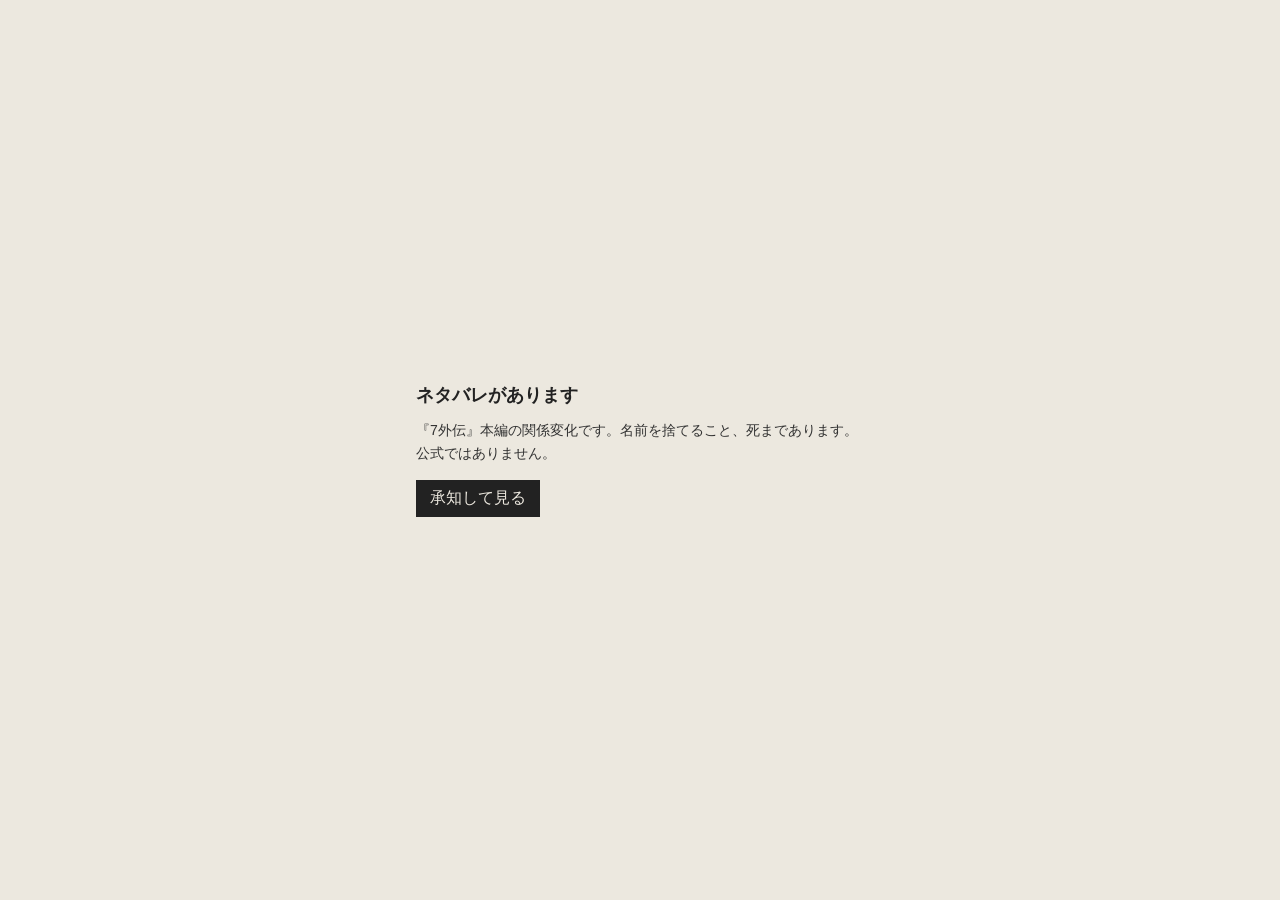
<file: graph/gaiden/index.html>
<!doctype html>
<html lang="ja">
<head>
  <meta charset="utf-8"/>
  <meta name="robots" content="noindex"/>
  <meta name="viewport" content="width=device-width, initial-scale=1"/>
  <title>龍が如く7外伝 名を消した男 関係図</title>
  <style>
    body { margin: 0; background: #ece8df; color: #222; font-family: "Yu Gothic", Meiryo, sans-serif; }
    header { padding: 16px 24px 8px; }
    h1 { font-size: 20px; font-weight: 600; margin: 0 0 8px; }
    .meta { font-size: 13px; color: #555; margin-bottom: 12px; }
    .meta a { color: inherit; }
    select, input[type=range] { width: min(960px, 100%); }
    .stage { padding: 0 24px 24px; }
    .caption { margin: 8px 0 4px; font-size: 14px; min-height: 2.4em; }
    .cast { font-size: 14px; line-height: 2; color: #333; margin: 0 0 12px; }
    .frame { background: #f4f1ea; border: 1px solid #d4cfc3; }
    ruby { ruby-position: over; }
    ruby rt { font-size: 0.55em; font-weight: 400; color: #555; }
    #gate {
      position: fixed; inset: 0; background: #ece8df; z-index: 2;
      display: flex; align-items: center; justify-content: center; padding: 24px;
    }
    #gate .box { max-width: 28rem; }
    #gate h2 { font-size: 18px; font-weight: 600; margin: 0 0 12px; }
    #gate p { font-size: 14px; line-height: 1.6; margin: 0 0 16px; color: #333; }
    #gate button {
      font: inherit; padding: 8px 14px; background: #222; color: #ece8df; border: 0; cursor: pointer;
    }
    #app.hidden { display: none; }
  </style>
</head>
<body>
  <div id="gate">
    <div class="box">
      <h2>ネタバレがあります</h2>
      <p>『7外伝』本編の関係変化です。名前を捨てること、死まであります。公式ではありません。</p>
      <button type="button" id="enter">承知して見る</button>
    </div>
  </div>
  <div id="app" class="hidden">
  <header>
    <p class="meta"><a href="../../index.html">入口へ</a> · <a href="../index.html">作品の図</a></p>
    <h1>龍が如く7外伝 名を消した男 関係図</h1>
    <div class="meta">イベント7件。主要な関係の手引き。映像時刻はこれから足します。一度きりの相手は消える。緑は近づき、赤は対立、破線は混在または死。</div>
    <select id="pick"><option value="0">01 桐生は、東城会を守るために名を消す</option>
<option value="1">02 朱里が、名前のない桐生を現場へ送る</option>
<option value="2">03 渡瀬と大吾のあいだで、二つの組織の終わりが語られる</option>
<option value="3">04 ハンが、名前を消した男の前に代理人として現れる</option>
<option value="4">05 桐生と朱里が、捨てた名前の代償を共有する</option>
<option value="5">06 東城会と近江連合が、表から消える</option>
<option value="6">07 名を消した男は、春日の時代の外側に残る</option></select>
    <div style="margin-top:8px"><input id="slider" type="range" min="0" max="6" value="0"/></div>
    <div class="caption" id="caption"></div>
    <div class="cast" id="cast"></div>
  </header>
  <div class="stage">
    <div class="frame" id="frame"></div>
  </div>
  </div>
  <script>
    const svgs = ["<svg xmlns=\"http://www.w3.org/2000/svg\" viewBox=\"0 0 1040 620\" width=\"1040\" height=\"620\">\n<rect width=\"1040\" height=\"620\" fill=\"#f4f1ea\"/>\n<text x=\"24\" y=\"24\" font-family=\"Yu Gothic, Meiryo, sans-serif\" font-size=\"15\" fill=\"#1c1c1c\">龍が如く7外伝 名を消した男 関係図</text>\n<text x=\"24\" y=\"42\" font-family=\"Yu Gothic, Meiryo, sans-serif\" font-size=\"12\" fill=\"#555\">yg-e001  桐生は、東城会を守るために名を消す</text>\n<text x=\"280.0\" y=\"12.0\" text-anchor=\"middle\" font-family=\"Yu Gothic, Meiryo, sans-serif\" font-size=\"8\" fill=\"#888\">けしたなまえ</text>\n<text x=\"280.0\" y=\"22.0\" text-anchor=\"middle\" font-family=\"Yu Gothic, Meiryo, sans-serif\" font-size=\"11\" fill=\"#888\">消した名前</text>\n<text x=\"500.0\" y=\"12.0\" text-anchor=\"middle\" font-family=\"Yu Gothic, Meiryo, sans-serif\" font-size=\"8\" fill=\"#888\">とうじょう</text>\n<text x=\"500.0\" y=\"22.0\" text-anchor=\"middle\" font-family=\"Yu Gothic, Meiryo, sans-serif\" font-size=\"11\" fill=\"#888\">東城・近江</text>\n<line x1=\"280\" y1=\"80\" x2=\"280\" y2=\"240\" stroke=\"#a33b3b\" stroke-width=\"2.4\"/>\n<text x=\"262.0\" y=\"156.0\" text-anchor=\"middle\" font-family=\"Yu Gothic, Meiryo, sans-serif\" font-size=\"11\" fill=\"#a33b3b\">名前を捨てる</text>\n<rect x=\"232.0\" y=\"56.0\" width=\"96\" height=\"50\" rx=\"3\" fill=\"#ece7dc\" stroke=\"#222\"/>\n<text x=\"265.5\" y=\"78.0\" text-anchor=\"middle\" font-family=\"Yu Gothic, Meiryo, sans-serif\" font-size=\"9\" fill=\"#555\">どうじま</text>\n<text x=\"265.5\" y=\"90.0\" text-anchor=\"middle\" font-family=\"Yu Gothic, Meiryo, sans-serif\" font-size=\"13\" fill=\"#1c1c1c\">堂島</text>\n<text x=\"298.1\" y=\"78.0\" text-anchor=\"middle\" font-family=\"Yu Gothic, Meiryo, sans-serif\" font-size=\"9\" fill=\"#555\">だいご</text>\n<text x=\"298.1\" y=\"90.0\" text-anchor=\"middle\" font-family=\"Yu Gothic, Meiryo, sans-serif\" font-size=\"13\" fill=\"#1c1c1c\">大吾</text>\n<rect x=\"232.0\" y=\"216.0\" width=\"96\" height=\"50\" rx=\"3\" fill=\"#ece7dc\" stroke=\"#222\"/>\n<text x=\"265.5\" y=\"238.0\" text-anchor=\"middle\" font-family=\"Yu Gothic, Meiryo, sans-serif\" font-size=\"9\" fill=\"#555\">きりゅう</text>\n<text x=\"265.5\" y=\"250.0\" text-anchor=\"middle\" font-family=\"Yu Gothic, Meiryo, sans-serif\" font-size=\"13\" fill=\"#1c1c1c\">桐生</text>\n<text x=\"298.1\" y=\"238.0\" text-anchor=\"middle\" font-family=\"Yu Gothic, Meiryo, sans-serif\" font-size=\"9\" fill=\"#555\">かずま</text>\n<text x=\"298.1\" y=\"250.0\" text-anchor=\"middle\" font-family=\"Yu Gothic, Meiryo, sans-serif\" font-size=\"13\" fill=\"#1c1c1c\">一馬</text>\n<text x=\"800\" y=\"600\" font-family=\"Yu Gothic, Meiryo, sans-serif\" font-size=\"11\" fill=\"#777\">緑 plus　赤 minus　破線 mixed/death</text>\n</svg>",
"<svg xmlns=\"http://www.w3.org/2000/svg\" viewBox=\"0 0 1040 620\" width=\"1040\" height=\"620\">\n<rect width=\"1040\" height=\"620\" fill=\"#f4f1ea\"/>\n<text x=\"24\" y=\"24\" font-family=\"Yu Gothic, Meiryo, sans-serif\" font-size=\"15\" fill=\"#1c1c1c\">龍が如く7外伝 名を消した男 関係図</text>\n<text x=\"24\" y=\"42\" font-family=\"Yu Gothic, Meiryo, sans-serif\" font-size=\"12\" fill=\"#555\">yg-e002  朱里が、名前のない桐生を現場へ送る</text>\n<text x=\"280.0\" y=\"12.0\" text-anchor=\"middle\" font-family=\"Yu Gothic, Meiryo, sans-serif\" font-size=\"8\" fill=\"#888\">けしたなまえ</text>\n<text x=\"280.0\" y=\"22.0\" text-anchor=\"middle\" font-family=\"Yu Gothic, Meiryo, sans-serif\" font-size=\"11\" fill=\"#888\">消した名前</text>\n<text x=\"500.0\" y=\"12.0\" text-anchor=\"middle\" font-family=\"Yu Gothic, Meiryo, sans-serif\" font-size=\"8\" fill=\"#888\">とうじょう</text>\n<text x=\"500.0\" y=\"22.0\" text-anchor=\"middle\" font-family=\"Yu Gothic, Meiryo, sans-serif\" font-size=\"11\" fill=\"#888\">東城・近江</text>\n<line x1=\"280\" y1=\"80\" x2=\"280\" y2=\"240\" stroke=\"#a33b3b\" stroke-width=\"2.4\"/>\n<text x=\"262.0\" y=\"156.0\" text-anchor=\"middle\" font-family=\"Yu Gothic, Meiryo, sans-serif\" font-size=\"11\" fill=\"#a33b3b\">名前を捨てる</text>\n<line x1=\"500\" y1=\"240\" x2=\"280\" y2=\"240\" stroke=\"#8a6a22\" stroke-width=\"1.8\" stroke-dasharray='6 4'/>\n<text x=\"390.0\" y=\"250.0\" text-anchor=\"middle\" font-family=\"Yu Gothic, Meiryo, sans-serif\" font-size=\"11\" fill=\"#8a6a22\">ジョーカーを使う</text>\n<rect x=\"232.0\" y=\"56.0\" width=\"96\" height=\"50\" rx=\"3\" fill=\"#ece7dc\" stroke=\"#222\"/>\n<text x=\"265.5\" y=\"78.0\" text-anchor=\"middle\" font-family=\"Yu Gothic, Meiryo, sans-serif\" font-size=\"9\" fill=\"#555\">どうじま</text>\n<text x=\"265.5\" y=\"90.0\" text-anchor=\"middle\" font-family=\"Yu Gothic, Meiryo, sans-serif\" font-size=\"13\" fill=\"#1c1c1c\">堂島</text>\n<text x=\"298.1\" y=\"78.0\" text-anchor=\"middle\" font-family=\"Yu Gothic, Meiryo, sans-serif\" font-size=\"9\" fill=\"#555\">だいご</text>\n<text x=\"298.1\" y=\"90.0\" text-anchor=\"middle\" font-family=\"Yu Gothic, Meiryo, sans-serif\" font-size=\"13\" fill=\"#1c1c1c\">大吾</text>\n<rect x=\"232.0\" y=\"216.0\" width=\"96\" height=\"50\" rx=\"3\" fill=\"#ece7dc\" stroke=\"#222\"/>\n<text x=\"265.5\" y=\"238.0\" text-anchor=\"middle\" font-family=\"Yu Gothic, Meiryo, sans-serif\" font-size=\"9\" fill=\"#555\">きりゅう</text>\n<text x=\"265.5\" y=\"250.0\" text-anchor=\"middle\" font-family=\"Yu Gothic, Meiryo, sans-serif\" font-size=\"13\" fill=\"#1c1c1c\">桐生</text>\n<text x=\"298.1\" y=\"238.0\" text-anchor=\"middle\" font-family=\"Yu Gothic, Meiryo, sans-serif\" font-size=\"9\" fill=\"#555\">かずま</text>\n<text x=\"298.1\" y=\"250.0\" text-anchor=\"middle\" font-family=\"Yu Gothic, Meiryo, sans-serif\" font-size=\"13\" fill=\"#1c1c1c\">一馬</text>\n<rect x=\"452.0\" y=\"216.0\" width=\"96\" height=\"50\" rx=\"3\" fill=\"#ece7dc\" stroke=\"#222\"/>\n<text x=\"500.0\" y=\"238.0\" text-anchor=\"middle\" font-family=\"Yu Gothic, Meiryo, sans-serif\" font-size=\"9\" fill=\"#555\">あかめ</text>\n<text x=\"500.0\" y=\"250.0\" text-anchor=\"middle\" font-family=\"Yu Gothic, Meiryo, sans-serif\" font-size=\"13\" fill=\"#1c1c1c\">朱里</text>\n<text x=\"800\" y=\"600\" font-family=\"Yu Gothic, Meiryo, sans-serif\" font-size=\"11\" fill=\"#777\">緑 plus　赤 minus　破線 mixed/death</text>\n</svg>",
"<svg xmlns=\"http://www.w3.org/2000/svg\" viewBox=\"0 0 1040 620\" width=\"1040\" height=\"620\">\n<rect width=\"1040\" height=\"620\" fill=\"#f4f1ea\"/>\n<text x=\"24\" y=\"24\" font-family=\"Yu Gothic, Meiryo, sans-serif\" font-size=\"15\" fill=\"#1c1c1c\">龍が如く7外伝 名を消した男 関係図</text>\n<text x=\"24\" y=\"42\" font-family=\"Yu Gothic, Meiryo, sans-serif\" font-size=\"12\" fill=\"#555\">yg-e003  渡瀬と大吾のあいだで、二つの組織の終わりが語られる</text>\n<text x=\"280.0\" y=\"12.0\" text-anchor=\"middle\" font-family=\"Yu Gothic, Meiryo, sans-serif\" font-size=\"8\" fill=\"#888\">けしたなまえ</text>\n<text x=\"280.0\" y=\"22.0\" text-anchor=\"middle\" font-family=\"Yu Gothic, Meiryo, sans-serif\" font-size=\"11\" fill=\"#888\">消した名前</text>\n<text x=\"500.0\" y=\"12.0\" text-anchor=\"middle\" font-family=\"Yu Gothic, Meiryo, sans-serif\" font-size=\"8\" fill=\"#888\">とうじょう</text>\n<text x=\"500.0\" y=\"22.0\" text-anchor=\"middle\" font-family=\"Yu Gothic, Meiryo, sans-serif\" font-size=\"11\" fill=\"#888\">東城・近江</text>\n<line x1=\"280\" y1=\"80\" x2=\"280\" y2=\"240\" stroke=\"#a33b3b\" stroke-width=\"2.4\"/>\n<text x=\"262.0\" y=\"156.0\" text-anchor=\"middle\" font-family=\"Yu Gothic, Meiryo, sans-serif\" font-size=\"11\" fill=\"#a33b3b\">名前を捨てる</text>\n<line x1=\"500\" y1=\"240\" x2=\"280\" y2=\"240\" stroke=\"#8a6a22\" stroke-width=\"1.8\" stroke-dasharray='6 4'/>\n<text x=\"390.0\" y=\"250.0\" text-anchor=\"middle\" font-family=\"Yu Gothic, Meiryo, sans-serif\" font-size=\"11\" fill=\"#8a6a22\">ジョーカーを使う</text>\n<line x1=\"280\" y1=\"80\" x2=\"500\" y2=\"80\" stroke=\"#8a6a22\" stroke-width=\"1.8\" stroke-dasharray='6 4'/>\n<text x=\"390.0\" y=\"62.0\" text-anchor=\"middle\" font-family=\"Yu Gothic, Meiryo, sans-serif\" font-size=\"11\" fill=\"#8a6a22\">解散へ傾く</text>\n<rect x=\"232.0\" y=\"56.0\" width=\"96\" height=\"50\" rx=\"3\" fill=\"#ece7dc\" stroke=\"#222\"/>\n<text x=\"265.5\" y=\"78.0\" text-anchor=\"middle\" font-family=\"Yu Gothic, Meiryo, sans-serif\" font-size=\"9\" fill=\"#555\">どうじま</text>\n<text x=\"265.5\" y=\"90.0\" text-anchor=\"middle\" font-family=\"Yu Gothic, Meiryo, sans-serif\" font-size=\"13\" fill=\"#1c1c1c\">堂島</text>\n<text x=\"298.1\" y=\"78.0\" text-anchor=\"middle\" font-family=\"Yu Gothic, Meiryo, sans-serif\" font-size=\"9\" fill=\"#555\">だいご</text>\n<text x=\"298.1\" y=\"90.0\" text-anchor=\"middle\" font-family=\"Yu Gothic, Meiryo, sans-serif\" font-size=\"13\" fill=\"#1c1c1c\">大吾</text>\n<rect x=\"452.0\" y=\"56.0\" width=\"96\" height=\"50\" rx=\"3\" fill=\"#ece7dc\" stroke=\"#222\"/>\n<text x=\"486.1\" y=\"78.0\" text-anchor=\"middle\" font-family=\"Yu Gothic, Meiryo, sans-serif\" font-size=\"9\" fill=\"#555\">わたせ</text>\n<text x=\"486.1\" y=\"90.0\" text-anchor=\"middle\" font-family=\"Yu Gothic, Meiryo, sans-serif\" font-size=\"13\" fill=\"#1c1c1c\">渡瀬</text>\n<text x=\"514.5\" y=\"78.0\" text-anchor=\"middle\" font-family=\"Yu Gothic, Meiryo, sans-serif\" font-size=\"9\" fill=\"#555\">まさる</text>\n<text x=\"514.5\" y=\"90.0\" text-anchor=\"middle\" font-family=\"Yu Gothic, Meiryo, sans-serif\" font-size=\"13\" fill=\"#1c1c1c\">勝</text>\n<rect x=\"232.0\" y=\"216.0\" width=\"96\" height=\"50\" rx=\"3\" fill=\"#ece7dc\" stroke=\"#222\"/>\n<text x=\"265.5\" y=\"238.0\" text-anchor=\"middle\" font-family=\"Yu Gothic, Meiryo, sans-serif\" font-size=\"9\" fill=\"#555\">きりゅう</text>\n<text x=\"265.5\" y=\"250.0\" text-anchor=\"middle\" font-family=\"Yu Gothic, Meiryo, sans-serif\" font-size=\"13\" fill=\"#1c1c1c\">桐生</text>\n<text x=\"298.1\" y=\"238.0\" text-anchor=\"middle\" font-family=\"Yu Gothic, Meiryo, sans-serif\" font-size=\"9\" fill=\"#555\">かずま</text>\n<text x=\"298.1\" y=\"250.0\" text-anchor=\"middle\" font-family=\"Yu Gothic, Meiryo, sans-serif\" font-size=\"13\" fill=\"#1c1c1c\">一馬</text>\n<rect x=\"452.0\" y=\"216.0\" width=\"96\" height=\"50\" rx=\"3\" fill=\"#ece7dc\" stroke=\"#222\"/>\n<text x=\"500.0\" y=\"238.0\" text-anchor=\"middle\" font-family=\"Yu Gothic, Meiryo, sans-serif\" font-size=\"9\" fill=\"#555\">あかめ</text>\n<text x=\"500.0\" y=\"250.0\" text-anchor=\"middle\" font-family=\"Yu Gothic, Meiryo, sans-serif\" font-size=\"13\" fill=\"#1c1c1c\">朱里</text>\n<text x=\"800\" y=\"600\" font-family=\"Yu Gothic, Meiryo, sans-serif\" font-size=\"11\" fill=\"#777\">緑 plus　赤 minus　破線 mixed/death</text>\n</svg>",
"<svg xmlns=\"http://www.w3.org/2000/svg\" viewBox=\"0 0 1040 620\" width=\"1040\" height=\"620\">\n<rect width=\"1040\" height=\"620\" fill=\"#f4f1ea\"/>\n<text x=\"24\" y=\"24\" font-family=\"Yu Gothic, Meiryo, sans-serif\" font-size=\"15\" fill=\"#1c1c1c\">龍が如く7外伝 名を消した男 関係図</text>\n<text x=\"24\" y=\"42\" font-family=\"Yu Gothic, Meiryo, sans-serif\" font-size=\"12\" fill=\"#555\">yg-e004  ハンが、名前を消した男の前に代理人として現れる</text>\n<text x=\"280.0\" y=\"12.0\" text-anchor=\"middle\" font-family=\"Yu Gothic, Meiryo, sans-serif\" font-size=\"8\" fill=\"#888\">けしたなまえ</text>\n<text x=\"280.0\" y=\"22.0\" text-anchor=\"middle\" font-family=\"Yu Gothic, Meiryo, sans-serif\" font-size=\"11\" fill=\"#888\">消した名前</text>\n<text x=\"500.0\" y=\"12.0\" text-anchor=\"middle\" font-family=\"Yu Gothic, Meiryo, sans-serif\" font-size=\"8\" fill=\"#888\">とうじょう</text>\n<text x=\"500.0\" y=\"22.0\" text-anchor=\"middle\" font-family=\"Yu Gothic, Meiryo, sans-serif\" font-size=\"11\" fill=\"#888\">東城・近江</text>\n<line x1=\"280\" y1=\"80\" x2=\"280\" y2=\"240\" stroke=\"#a33b3b\" stroke-width=\"2.4\"/>\n<text x=\"262.0\" y=\"156.0\" text-anchor=\"middle\" font-family=\"Yu Gothic, Meiryo, sans-serif\" font-size=\"11\" fill=\"#a33b3b\">名前を捨てる</text>\n<line x1=\"500\" y1=\"240\" x2=\"280\" y2=\"240\" stroke=\"#8a6a22\" stroke-width=\"1.8\" stroke-dasharray='6 4'/>\n<text x=\"390.0\" y=\"250.0\" text-anchor=\"middle\" font-family=\"Yu Gothic, Meiryo, sans-serif\" font-size=\"11\" fill=\"#8a6a22\">ジョーカーを使う</text>\n<line x1=\"280\" y1=\"80\" x2=\"500\" y2=\"80\" stroke=\"#8a6a22\" stroke-width=\"1.8\" stroke-dasharray='6 4'/>\n<text x=\"390.0\" y=\"62.0\" text-anchor=\"middle\" font-family=\"Yu Gothic, Meiryo, sans-serif\" font-size=\"11\" fill=\"#8a6a22\">解散へ傾く</text>\n<line x1=\"720\" y1=\"240\" x2=\"280\" y2=\"240\" stroke=\"#a33b3b\" stroke-width=\"2.4\"/>\n<text x=\"500.0\" y=\"250.0\" text-anchor=\"middle\" font-family=\"Yu Gothic, Meiryo, sans-serif\" font-size=\"11\" fill=\"#a33b3b\">エージェント</text>\n<rect x=\"232.0\" y=\"56.0\" width=\"96\" height=\"50\" rx=\"3\" fill=\"#ece7dc\" stroke=\"#222\"/>\n<text x=\"265.5\" y=\"78.0\" text-anchor=\"middle\" font-family=\"Yu Gothic, Meiryo, sans-serif\" font-size=\"9\" fill=\"#555\">どうじま</text>\n<text x=\"265.5\" y=\"90.0\" text-anchor=\"middle\" font-family=\"Yu Gothic, Meiryo, sans-serif\" font-size=\"13\" fill=\"#1c1c1c\">堂島</text>\n<text x=\"298.1\" y=\"78.0\" text-anchor=\"middle\" font-family=\"Yu Gothic, Meiryo, sans-serif\" font-size=\"9\" fill=\"#555\">だいご</text>\n<text x=\"298.1\" y=\"90.0\" text-anchor=\"middle\" font-family=\"Yu Gothic, Meiryo, sans-serif\" font-size=\"13\" fill=\"#1c1c1c\">大吾</text>\n<rect x=\"452.0\" y=\"56.0\" width=\"96\" height=\"50\" rx=\"3\" fill=\"#ece7dc\" stroke=\"#222\"/>\n<text x=\"486.1\" y=\"78.0\" text-anchor=\"middle\" font-family=\"Yu Gothic, Meiryo, sans-serif\" font-size=\"9\" fill=\"#555\">わたせ</text>\n<text x=\"486.1\" y=\"90.0\" text-anchor=\"middle\" font-family=\"Yu Gothic, Meiryo, sans-serif\" font-size=\"13\" fill=\"#1c1c1c\">渡瀬</text>\n<text x=\"514.5\" y=\"78.0\" text-anchor=\"middle\" font-family=\"Yu Gothic, Meiryo, sans-serif\" font-size=\"9\" fill=\"#555\">まさる</text>\n<text x=\"514.5\" y=\"90.0\" text-anchor=\"middle\" font-family=\"Yu Gothic, Meiryo, sans-serif\" font-size=\"13\" fill=\"#1c1c1c\">勝</text>\n<rect x=\"232.0\" y=\"216.0\" width=\"96\" height=\"50\" rx=\"3\" fill=\"#ece7dc\" stroke=\"#222\"/>\n<text x=\"265.5\" y=\"238.0\" text-anchor=\"middle\" font-family=\"Yu Gothic, Meiryo, sans-serif\" font-size=\"9\" fill=\"#555\">きりゅう</text>\n<text x=\"265.5\" y=\"250.0\" text-anchor=\"middle\" font-family=\"Yu Gothic, Meiryo, sans-serif\" font-size=\"13\" fill=\"#1c1c1c\">桐生</text>\n<text x=\"298.1\" y=\"238.0\" text-anchor=\"middle\" font-family=\"Yu Gothic, Meiryo, sans-serif\" font-size=\"9\" fill=\"#555\">かずま</text>\n<text x=\"298.1\" y=\"250.0\" text-anchor=\"middle\" font-family=\"Yu Gothic, Meiryo, sans-serif\" font-size=\"13\" fill=\"#1c1c1c\">一馬</text>\n<rect x=\"671.5\" y=\"216.0\" width=\"97\" height=\"50\" rx=\"3\" fill=\"#ece7dc\" stroke=\"#222\"/>\n<text x=\"692.5\" y=\"238.0\" text-anchor=\"middle\" font-family=\"Yu Gothic, Meiryo, sans-serif\" font-size=\"9\" fill=\"#555\">はん</text>\n<text x=\"692.5\" y=\"250.0\" text-anchor=\"middle\" font-family=\"Yu Gothic, Meiryo, sans-serif\" font-size=\"13\" fill=\"#1c1c1c\">ハン</text>\n<text x=\"734.5\" y=\"238.0\" text-anchor=\"middle\" font-family=\"Yu Gothic, Meiryo, sans-serif\" font-size=\"9\" fill=\"#555\">じゅんぎ</text>\n<text x=\"734.5\" y=\"250.0\" text-anchor=\"middle\" font-family=\"Yu Gothic, Meiryo, sans-serif\" font-size=\"13\" fill=\"#1c1c1c\">ジュンギ</text>\n<rect x=\"452.0\" y=\"216.0\" width=\"96\" height=\"50\" rx=\"3\" fill=\"#ece7dc\" stroke=\"#222\"/>\n<text x=\"500.0\" y=\"238.0\" text-anchor=\"middle\" font-family=\"Yu Gothic, Meiryo, sans-serif\" font-size=\"9\" fill=\"#555\">あかめ</text>\n<text x=\"500.0\" y=\"250.0\" text-anchor=\"middle\" font-family=\"Yu Gothic, Meiryo, sans-serif\" font-size=\"13\" fill=\"#1c1c1c\">朱里</text>\n<text x=\"800\" y=\"600\" font-family=\"Yu Gothic, Meiryo, sans-serif\" font-size=\"11\" fill=\"#777\">緑 plus　赤 minus　破線 mixed/death</text>\n</svg>",
"<svg xmlns=\"http://www.w3.org/2000/svg\" viewBox=\"0 0 1040 620\" width=\"1040\" height=\"620\">\n<rect width=\"1040\" height=\"620\" fill=\"#f4f1ea\"/>\n<text x=\"24\" y=\"24\" font-family=\"Yu Gothic, Meiryo, sans-serif\" font-size=\"15\" fill=\"#1c1c1c\">龍が如く7外伝 名を消した男 関係図</text>\n<text x=\"24\" y=\"42\" font-family=\"Yu Gothic, Meiryo, sans-serif\" font-size=\"12\" fill=\"#555\">yg-e005  桐生と朱里が、捨てた名前の代償を共有する</text>\n<text x=\"280.0\" y=\"12.0\" text-anchor=\"middle\" font-family=\"Yu Gothic, Meiryo, sans-serif\" font-size=\"8\" fill=\"#888\">けしたなまえ</text>\n<text x=\"280.0\" y=\"22.0\" text-anchor=\"middle\" font-family=\"Yu Gothic, Meiryo, sans-serif\" font-size=\"11\" fill=\"#888\">消した名前</text>\n<text x=\"500.0\" y=\"12.0\" text-anchor=\"middle\" font-family=\"Yu Gothic, Meiryo, sans-serif\" font-size=\"8\" fill=\"#888\">とうじょう</text>\n<text x=\"500.0\" y=\"22.0\" text-anchor=\"middle\" font-family=\"Yu Gothic, Meiryo, sans-serif\" font-size=\"11\" fill=\"#888\">東城・近江</text>\n<line x1=\"280\" y1=\"80\" x2=\"280\" y2=\"240\" stroke=\"#a33b3b\" stroke-width=\"2.4\"/>\n<text x=\"262.0\" y=\"156.0\" text-anchor=\"middle\" font-family=\"Yu Gothic, Meiryo, sans-serif\" font-size=\"11\" fill=\"#a33b3b\">名前を捨てる</text>\n<line x1=\"500\" y1=\"240\" x2=\"280\" y2=\"240\" stroke=\"#2f6f4e\" stroke-width=\"1.8\"/>\n<text x=\"390.0\" y=\"250.0\" text-anchor=\"middle\" font-family=\"Yu Gothic, Meiryo, sans-serif\" font-size=\"11\" fill=\"#2f6f4e\">同じ傷</text>\n<line x1=\"280\" y1=\"80\" x2=\"500\" y2=\"80\" stroke=\"#8a6a22\" stroke-width=\"1.8\" stroke-dasharray='6 4'/>\n<text x=\"390.0\" y=\"62.0\" text-anchor=\"middle\" font-family=\"Yu Gothic, Meiryo, sans-serif\" font-size=\"11\" fill=\"#8a6a22\">解散へ傾く</text>\n<line x1=\"720\" y1=\"240\" x2=\"280\" y2=\"240\" stroke=\"#a33b3b\" stroke-width=\"2.4\"/>\n<text x=\"500.0\" y=\"250.0\" text-anchor=\"middle\" font-family=\"Yu Gothic, Meiryo, sans-serif\" font-size=\"11\" fill=\"#a33b3b\">エージェント</text>\n<rect x=\"232.0\" y=\"56.0\" width=\"96\" height=\"50\" rx=\"3\" fill=\"#ece7dc\" stroke=\"#222\"/>\n<text x=\"265.5\" y=\"78.0\" text-anchor=\"middle\" font-family=\"Yu Gothic, Meiryo, sans-serif\" font-size=\"9\" fill=\"#555\">どうじま</text>\n<text x=\"265.5\" y=\"90.0\" text-anchor=\"middle\" font-family=\"Yu Gothic, Meiryo, sans-serif\" font-size=\"13\" fill=\"#1c1c1c\">堂島</text>\n<text x=\"298.1\" y=\"78.0\" text-anchor=\"middle\" font-family=\"Yu Gothic, Meiryo, sans-serif\" font-size=\"9\" fill=\"#555\">だいご</text>\n<text x=\"298.1\" y=\"90.0\" text-anchor=\"middle\" font-family=\"Yu Gothic, Meiryo, sans-serif\" font-size=\"13\" fill=\"#1c1c1c\">大吾</text>\n<rect x=\"452.0\" y=\"56.0\" width=\"96\" height=\"50\" rx=\"3\" fill=\"#ece7dc\" stroke=\"#222\"/>\n<text x=\"486.1\" y=\"78.0\" text-anchor=\"middle\" font-family=\"Yu Gothic, Meiryo, sans-serif\" font-size=\"9\" fill=\"#555\">わたせ</text>\n<text x=\"486.1\" y=\"90.0\" text-anchor=\"middle\" font-family=\"Yu Gothic, Meiryo, sans-serif\" font-size=\"13\" fill=\"#1c1c1c\">渡瀬</text>\n<text x=\"514.5\" y=\"78.0\" text-anchor=\"middle\" font-family=\"Yu Gothic, Meiryo, sans-serif\" font-size=\"9\" fill=\"#555\">まさる</text>\n<text x=\"514.5\" y=\"90.0\" text-anchor=\"middle\" font-family=\"Yu Gothic, Meiryo, sans-serif\" font-size=\"13\" fill=\"#1c1c1c\">勝</text>\n<rect x=\"232.0\" y=\"216.0\" width=\"96\" height=\"50\" rx=\"3\" fill=\"#ece7dc\" stroke=\"#222\"/>\n<text x=\"265.5\" y=\"238.0\" text-anchor=\"middle\" font-family=\"Yu Gothic, Meiryo, sans-serif\" font-size=\"9\" fill=\"#555\">きりゅう</text>\n<text x=\"265.5\" y=\"250.0\" text-anchor=\"middle\" font-family=\"Yu Gothic, Meiryo, sans-serif\" font-size=\"13\" fill=\"#1c1c1c\">桐生</text>\n<text x=\"298.1\" y=\"238.0\" text-anchor=\"middle\" font-family=\"Yu Gothic, Meiryo, sans-serif\" font-size=\"9\" fill=\"#555\">かずま</text>\n<text x=\"298.1\" y=\"250.0\" text-anchor=\"middle\" font-family=\"Yu Gothic, Meiryo, sans-serif\" font-size=\"13\" fill=\"#1c1c1c\">一馬</text>\n<rect x=\"671.5\" y=\"216.0\" width=\"97\" height=\"50\" rx=\"3\" fill=\"#ece7dc\" stroke=\"#222\"/>\n<text x=\"692.5\" y=\"238.0\" text-anchor=\"middle\" font-family=\"Yu Gothic, Meiryo, sans-serif\" font-size=\"9\" fill=\"#555\">はん</text>\n<text x=\"692.5\" y=\"250.0\" text-anchor=\"middle\" font-family=\"Yu Gothic, Meiryo, sans-serif\" font-size=\"13\" fill=\"#1c1c1c\">ハン</text>\n<text x=\"734.5\" y=\"238.0\" text-anchor=\"middle\" font-family=\"Yu Gothic, Meiryo, sans-serif\" font-size=\"9\" fill=\"#555\">じゅんぎ</text>\n<text x=\"734.5\" y=\"250.0\" text-anchor=\"middle\" font-family=\"Yu Gothic, Meiryo, sans-serif\" font-size=\"13\" fill=\"#1c1c1c\">ジュンギ</text>\n<rect x=\"452.0\" y=\"216.0\" width=\"96\" height=\"50\" rx=\"3\" fill=\"#ece7dc\" stroke=\"#222\"/>\n<text x=\"500.0\" y=\"238.0\" text-anchor=\"middle\" font-family=\"Yu Gothic, Meiryo, sans-serif\" font-size=\"9\" fill=\"#555\">あかめ</text>\n<text x=\"500.0\" y=\"250.0\" text-anchor=\"middle\" font-family=\"Yu Gothic, Meiryo, sans-serif\" font-size=\"13\" fill=\"#1c1c1c\">朱里</text>\n<text x=\"800\" y=\"600\" font-family=\"Yu Gothic, Meiryo, sans-serif\" font-size=\"11\" fill=\"#777\">緑 plus　赤 minus　破線 mixed/death</text>\n</svg>",
"<svg xmlns=\"http://www.w3.org/2000/svg\" viewBox=\"0 0 1040 620\" width=\"1040\" height=\"620\">\n<rect width=\"1040\" height=\"620\" fill=\"#f4f1ea\"/>\n<text x=\"24\" y=\"24\" font-family=\"Yu Gothic, Meiryo, sans-serif\" font-size=\"15\" fill=\"#1c1c1c\">龍が如く7外伝 名を消した男 関係図</text>\n<text x=\"24\" y=\"42\" font-family=\"Yu Gothic, Meiryo, sans-serif\" font-size=\"12\" fill=\"#555\">yg-e006  東城会と近江連合が、表から消える</text>\n<text x=\"280.0\" y=\"12.0\" text-anchor=\"middle\" font-family=\"Yu Gothic, Meiryo, sans-serif\" font-size=\"8\" fill=\"#888\">けしたなまえ</text>\n<text x=\"280.0\" y=\"22.0\" text-anchor=\"middle\" font-family=\"Yu Gothic, Meiryo, sans-serif\" font-size=\"11\" fill=\"#888\">消した名前</text>\n<text x=\"500.0\" y=\"12.0\" text-anchor=\"middle\" font-family=\"Yu Gothic, Meiryo, sans-serif\" font-size=\"8\" fill=\"#888\">とうじょう</text>\n<text x=\"500.0\" y=\"22.0\" text-anchor=\"middle\" font-family=\"Yu Gothic, Meiryo, sans-serif\" font-size=\"11\" fill=\"#888\">東城・近江</text>\n<line x1=\"280\" y1=\"80\" x2=\"280\" y2=\"240\" stroke=\"#a33b3b\" stroke-width=\"2.4\"/>\n<text x=\"262.0\" y=\"156.0\" text-anchor=\"middle\" font-family=\"Yu Gothic, Meiryo, sans-serif\" font-size=\"11\" fill=\"#a33b3b\">組織が終わる</text>\n<line x1=\"500\" y1=\"240\" x2=\"280\" y2=\"240\" stroke=\"#2f6f4e\" stroke-width=\"1.8\"/>\n<text x=\"390.0\" y=\"250.0\" text-anchor=\"middle\" font-family=\"Yu Gothic, Meiryo, sans-serif\" font-size=\"11\" fill=\"#2f6f4e\">同じ傷</text>\n<line x1=\"280\" y1=\"80\" x2=\"500\" y2=\"80\" stroke=\"#8a6a22\" stroke-width=\"1.8\" stroke-dasharray='6 4'/>\n<text x=\"390.0\" y=\"62.0\" text-anchor=\"middle\" font-family=\"Yu Gothic, Meiryo, sans-serif\" font-size=\"11\" fill=\"#8a6a22\">解散へ傾く</text>\n<line x1=\"720\" y1=\"240\" x2=\"280\" y2=\"240\" stroke=\"#a33b3b\" stroke-width=\"2.4\"/>\n<text x=\"500.0\" y=\"250.0\" text-anchor=\"middle\" font-family=\"Yu Gothic, Meiryo, sans-serif\" font-size=\"11\" fill=\"#a33b3b\">エージェント</text>\n<rect x=\"232.0\" y=\"56.0\" width=\"96\" height=\"50\" rx=\"3\" fill=\"#ece7dc\" stroke=\"#222\"/>\n<text x=\"265.5\" y=\"78.0\" text-anchor=\"middle\" font-family=\"Yu Gothic, Meiryo, sans-serif\" font-size=\"9\" fill=\"#555\">どうじま</text>\n<text x=\"265.5\" y=\"90.0\" text-anchor=\"middle\" font-family=\"Yu Gothic, Meiryo, sans-serif\" font-size=\"13\" fill=\"#1c1c1c\">堂島</text>\n<text x=\"298.1\" y=\"78.0\" text-anchor=\"middle\" font-family=\"Yu Gothic, Meiryo, sans-serif\" font-size=\"9\" fill=\"#555\">だいご</text>\n<text x=\"298.1\" y=\"90.0\" text-anchor=\"middle\" font-family=\"Yu Gothic, Meiryo, sans-serif\" font-size=\"13\" fill=\"#1c1c1c\">大吾</text>\n<rect x=\"452.0\" y=\"56.0\" width=\"96\" height=\"50\" rx=\"3\" fill=\"#ece7dc\" stroke=\"#222\"/>\n<text x=\"486.1\" y=\"78.0\" text-anchor=\"middle\" font-family=\"Yu Gothic, Meiryo, sans-serif\" font-size=\"9\" fill=\"#555\">わたせ</text>\n<text x=\"486.1\" y=\"90.0\" text-anchor=\"middle\" font-family=\"Yu Gothic, Meiryo, sans-serif\" font-size=\"13\" fill=\"#1c1c1c\">渡瀬</text>\n<text x=\"514.5\" y=\"78.0\" text-anchor=\"middle\" font-family=\"Yu Gothic, Meiryo, sans-serif\" font-size=\"9\" fill=\"#555\">まさる</text>\n<text x=\"514.5\" y=\"90.0\" text-anchor=\"middle\" font-family=\"Yu Gothic, Meiryo, sans-serif\" font-size=\"13\" fill=\"#1c1c1c\">勝</text>\n<rect x=\"232.0\" y=\"216.0\" width=\"96\" height=\"50\" rx=\"3\" fill=\"#ece7dc\" stroke=\"#222\"/>\n<text x=\"265.5\" y=\"238.0\" text-anchor=\"middle\" font-family=\"Yu Gothic, Meiryo, sans-serif\" font-size=\"9\" fill=\"#555\">きりゅう</text>\n<text x=\"265.5\" y=\"250.0\" text-anchor=\"middle\" font-family=\"Yu Gothic, Meiryo, sans-serif\" font-size=\"13\" fill=\"#1c1c1c\">桐生</text>\n<text x=\"298.1\" y=\"238.0\" text-anchor=\"middle\" font-family=\"Yu Gothic, Meiryo, sans-serif\" font-size=\"9\" fill=\"#555\">かずま</text>\n<text x=\"298.1\" y=\"250.0\" text-anchor=\"middle\" font-family=\"Yu Gothic, Meiryo, sans-serif\" font-size=\"13\" fill=\"#1c1c1c\">一馬</text>\n<rect x=\"671.5\" y=\"216.0\" width=\"97\" height=\"50\" rx=\"3\" fill=\"#ece7dc\" stroke=\"#222\"/>\n<text x=\"692.5\" y=\"238.0\" text-anchor=\"middle\" font-family=\"Yu Gothic, Meiryo, sans-serif\" font-size=\"9\" fill=\"#555\">はん</text>\n<text x=\"692.5\" y=\"250.0\" text-anchor=\"middle\" font-family=\"Yu Gothic, Meiryo, sans-serif\" font-size=\"13\" fill=\"#1c1c1c\">ハン</text>\n<text x=\"734.5\" y=\"238.0\" text-anchor=\"middle\" font-family=\"Yu Gothic, Meiryo, sans-serif\" font-size=\"9\" fill=\"#555\">じゅんぎ</text>\n<text x=\"734.5\" y=\"250.0\" text-anchor=\"middle\" font-family=\"Yu Gothic, Meiryo, sans-serif\" font-size=\"13\" fill=\"#1c1c1c\">ジュンギ</text>\n<rect x=\"452.0\" y=\"216.0\" width=\"96\" height=\"50\" rx=\"3\" fill=\"#ece7dc\" stroke=\"#222\"/>\n<text x=\"500.0\" y=\"238.0\" text-anchor=\"middle\" font-family=\"Yu Gothic, Meiryo, sans-serif\" font-size=\"9\" fill=\"#555\">あかめ</text>\n<text x=\"500.0\" y=\"250.0\" text-anchor=\"middle\" font-family=\"Yu Gothic, Meiryo, sans-serif\" font-size=\"13\" fill=\"#1c1c1c\">朱里</text>\n<text x=\"800\" y=\"600\" font-family=\"Yu Gothic, Meiryo, sans-serif\" font-size=\"11\" fill=\"#777\">緑 plus　赤 minus　破線 mixed/death</text>\n</svg>",
"<svg xmlns=\"http://www.w3.org/2000/svg\" viewBox=\"0 0 1040 620\" width=\"1040\" height=\"620\">\n<rect width=\"1040\" height=\"620\" fill=\"#f4f1ea\"/>\n<text x=\"24\" y=\"24\" font-family=\"Yu Gothic, Meiryo, sans-serif\" font-size=\"15\" fill=\"#1c1c1c\">龍が如く7外伝 名を消した男 関係図</text>\n<text x=\"24\" y=\"42\" font-family=\"Yu Gothic, Meiryo, sans-serif\" font-size=\"12\" fill=\"#555\">yg-e007  名を消した男は、春日の時代の外側に残る</text>\n<text x=\"280.0\" y=\"12.0\" text-anchor=\"middle\" font-family=\"Yu Gothic, Meiryo, sans-serif\" font-size=\"8\" fill=\"#888\">けしたなまえ</text>\n<text x=\"280.0\" y=\"22.0\" text-anchor=\"middle\" font-family=\"Yu Gothic, Meiryo, sans-serif\" font-size=\"11\" fill=\"#888\">消した名前</text>\n<text x=\"500.0\" y=\"12.0\" text-anchor=\"middle\" font-family=\"Yu Gothic, Meiryo, sans-serif\" font-size=\"8\" fill=\"#888\">とうじょう</text>\n<text x=\"500.0\" y=\"22.0\" text-anchor=\"middle\" font-family=\"Yu Gothic, Meiryo, sans-serif\" font-size=\"11\" fill=\"#888\">東城・近江</text>\n<line x1=\"280\" y1=\"80\" x2=\"280\" y2=\"240\" stroke=\"#a33b3b\" stroke-width=\"2.4\"/>\n<text x=\"262.0\" y=\"156.0\" text-anchor=\"middle\" font-family=\"Yu Gothic, Meiryo, sans-serif\" font-size=\"11\" fill=\"#a33b3b\">組織が終わる</text>\n<line x1=\"500\" y1=\"240\" x2=\"280\" y2=\"240\" stroke=\"#2f6f4e\" stroke-width=\"1.8\"/>\n<text x=\"390.0\" y=\"250.0\" text-anchor=\"middle\" font-family=\"Yu Gothic, Meiryo, sans-serif\" font-size=\"11\" fill=\"#2f6f4e\">同じ傷</text>\n<line x1=\"280\" y1=\"80\" x2=\"500\" y2=\"80\" stroke=\"#8a6a22\" stroke-width=\"1.8\" stroke-dasharray='6 4'/>\n<text x=\"390.0\" y=\"62.0\" text-anchor=\"middle\" font-family=\"Yu Gothic, Meiryo, sans-serif\" font-size=\"11\" fill=\"#8a6a22\">解散へ傾く</text>\n<line x1=\"720\" y1=\"240\" x2=\"280\" y2=\"240\" stroke=\"#a33b3b\" stroke-width=\"2.4\"/>\n<text x=\"500.0\" y=\"250.0\" text-anchor=\"middle\" font-family=\"Yu Gothic, Meiryo, sans-serif\" font-size=\"11\" fill=\"#a33b3b\">エージェント</text>\n<line x1=\"280\" y1=\"400\" x2=\"280\" y2=\"240\" stroke=\"#2f6f4e\" stroke-width=\"1.8\"/>\n<text x=\"298.0\" y=\"316.0\" text-anchor=\"middle\" font-family=\"Yu Gothic, Meiryo, sans-serif\" font-size=\"11\" fill=\"#2f6f4e\">春日の物語へ渡す</text>\n<rect x=\"232.0\" y=\"56.0\" width=\"96\" height=\"50\" rx=\"3\" fill=\"#ece7dc\" stroke=\"#222\"/>\n<text x=\"265.5\" y=\"78.0\" text-anchor=\"middle\" font-family=\"Yu Gothic, Meiryo, sans-serif\" font-size=\"9\" fill=\"#555\">どうじま</text>\n<text x=\"265.5\" y=\"90.0\" text-anchor=\"middle\" font-family=\"Yu Gothic, Meiryo, sans-serif\" font-size=\"13\" fill=\"#1c1c1c\">堂島</text>\n<text x=\"298.1\" y=\"78.0\" text-anchor=\"middle\" font-family=\"Yu Gothic, Meiryo, sans-serif\" font-size=\"9\" fill=\"#555\">だいご</text>\n<text x=\"298.1\" y=\"90.0\" text-anchor=\"middle\" font-family=\"Yu Gothic, Meiryo, sans-serif\" font-size=\"13\" fill=\"#1c1c1c\">大吾</text>\n<rect x=\"452.0\" y=\"56.0\" width=\"96\" height=\"50\" rx=\"3\" fill=\"#ece7dc\" stroke=\"#222\"/>\n<text x=\"486.1\" y=\"78.0\" text-anchor=\"middle\" font-family=\"Yu Gothic, Meiryo, sans-serif\" font-size=\"9\" fill=\"#555\">わたせ</text>\n<text x=\"486.1\" y=\"90.0\" text-anchor=\"middle\" font-family=\"Yu Gothic, Meiryo, sans-serif\" font-size=\"13\" fill=\"#1c1c1c\">渡瀬</text>\n<text x=\"514.5\" y=\"78.0\" text-anchor=\"middle\" font-family=\"Yu Gothic, Meiryo, sans-serif\" font-size=\"9\" fill=\"#555\">まさる</text>\n<text x=\"514.5\" y=\"90.0\" text-anchor=\"middle\" font-family=\"Yu Gothic, Meiryo, sans-serif\" font-size=\"13\" fill=\"#1c1c1c\">勝</text>\n<rect x=\"232.0\" y=\"216.0\" width=\"96\" height=\"50\" rx=\"3\" fill=\"#ece7dc\" stroke=\"#222\"/>\n<text x=\"265.5\" y=\"238.0\" text-anchor=\"middle\" font-family=\"Yu Gothic, Meiryo, sans-serif\" font-size=\"9\" fill=\"#555\">きりゅう</text>\n<text x=\"265.5\" y=\"250.0\" text-anchor=\"middle\" font-family=\"Yu Gothic, Meiryo, sans-serif\" font-size=\"13\" fill=\"#1c1c1c\">桐生</text>\n<text x=\"298.1\" y=\"238.0\" text-anchor=\"middle\" font-family=\"Yu Gothic, Meiryo, sans-serif\" font-size=\"9\" fill=\"#555\">かずま</text>\n<text x=\"298.1\" y=\"250.0\" text-anchor=\"middle\" font-family=\"Yu Gothic, Meiryo, sans-serif\" font-size=\"13\" fill=\"#1c1c1c\">一馬</text>\n<rect x=\"671.5\" y=\"216.0\" width=\"97\" height=\"50\" rx=\"3\" fill=\"#ece7dc\" stroke=\"#222\"/>\n<text x=\"692.5\" y=\"238.0\" text-anchor=\"middle\" font-family=\"Yu Gothic, Meiryo, sans-serif\" font-size=\"9\" fill=\"#555\">はん</text>\n<text x=\"692.5\" y=\"250.0\" text-anchor=\"middle\" font-family=\"Yu Gothic, Meiryo, sans-serif\" font-size=\"13\" fill=\"#1c1c1c\">ハン</text>\n<text x=\"734.5\" y=\"238.0\" text-anchor=\"middle\" font-family=\"Yu Gothic, Meiryo, sans-serif\" font-size=\"9\" fill=\"#555\">じゅんぎ</text>\n<text x=\"734.5\" y=\"250.0\" text-anchor=\"middle\" font-family=\"Yu Gothic, Meiryo, sans-serif\" font-size=\"13\" fill=\"#1c1c1c\">ジュンギ</text>\n<rect x=\"452.0\" y=\"216.0\" width=\"96\" height=\"50\" rx=\"3\" fill=\"#ece7dc\" stroke=\"#222\"/>\n<text x=\"500.0\" y=\"238.0\" text-anchor=\"middle\" font-family=\"Yu Gothic, Meiryo, sans-serif\" font-size=\"9\" fill=\"#555\">あかめ</text>\n<text x=\"500.0\" y=\"250.0\" text-anchor=\"middle\" font-family=\"Yu Gothic, Meiryo, sans-serif\" font-size=\"13\" fill=\"#1c1c1c\">朱里</text>\n<rect x=\"232.0\" y=\"376.0\" width=\"96\" height=\"50\" rx=\"3\" fill=\"#ece7dc\" stroke=\"#222\"/>\n<text x=\"261.9\" y=\"398.0\" text-anchor=\"middle\" font-family=\"Yu Gothic, Meiryo, sans-serif\" font-size=\"9\" fill=\"#555\">かすが</text>\n<text x=\"261.9\" y=\"410.0\" text-anchor=\"middle\" font-family=\"Yu Gothic, Meiryo, sans-serif\" font-size=\"13\" fill=\"#1c1c1c\">春日</text>\n<text x=\"294.5\" y=\"398.0\" text-anchor=\"middle\" font-family=\"Yu Gothic, Meiryo, sans-serif\" font-size=\"9\" fill=\"#555\">いちばん</text>\n<text x=\"294.5\" y=\"410.0\" text-anchor=\"middle\" font-family=\"Yu Gothic, Meiryo, sans-serif\" font-size=\"13\" fill=\"#1c1c1c\">一番</text>\n<text x=\"800\" y=\"600\" font-family=\"Yu Gothic, Meiryo, sans-serif\" font-size=\"11\" fill=\"#777\">緑 plus　赤 minus　破線 mixed/death</text>\n</svg>"];
    const captions = ["yg-e001 / 序盤 / <ruby>桐生<rt>きりゅう</rt></ruby>は、<ruby>東城会<rt>とうじょうかい</rt></ruby>を守るために名を消す / ",
"yg-e002 / 序盤 / <ruby>朱里<rt>あかめ</rt></ruby>が、名前のない<ruby>桐生<rt>きりゅう</rt></ruby>を現場へ送る / ",
"yg-e003 / 中盤 / <ruby>渡瀬<rt>わたせ</rt></ruby>と<ruby>大吾<rt>だいご</rt></ruby>のあいだで、二つの組織の終わりが語られる / ",
"yg-e004 / 中盤 / ハンが、名前を消した男の前に代理人として現れる / ",
"yg-e005 / 終盤 / <ruby>桐生<rt>きりゅう</rt></ruby>と<ruby>朱里<rt>あかめ</rt></ruby>が、捨てた名前の代償を共有する / ",
"yg-e006 / 終章 / <ruby>東城会<rt>とうじょうかい</rt></ruby>と近江連合が、表から消える / ",
"yg-e007 / 終章 / 名を消した男は、<ruby>春日<rt>かすが</rt></ruby>の時代の外側に残る / "];
    const casts = ["<ruby>堂島大吾<rt>どうじま だいご</rt></ruby>　<ruby>桐生一馬<rt>きりゅう かずま</rt></ruby>",
"<ruby>堂島大吾<rt>どうじま だいご</rt></ruby>　<ruby>桐生一馬<rt>きりゅう かずま</rt></ruby>　<ruby>朱里<rt>あかめ</rt></ruby>",
"<ruby>堂島大吾<rt>どうじま だいご</rt></ruby>　<ruby>渡瀬勝<rt>わたせ まさる</rt></ruby>　<ruby>桐生一馬<rt>きりゅう かずま</rt></ruby>　<ruby>朱里<rt>あかめ</rt></ruby>",
"<ruby>堂島大吾<rt>どうじま だいご</rt></ruby>　<ruby>渡瀬勝<rt>わたせ まさる</rt></ruby>　<ruby>桐生一馬<rt>きりゅう かずま</rt></ruby>　<ruby>ハン・ジュンギ<rt>はん じゅんぎ</rt></ruby>　<ruby>朱里<rt>あかめ</rt></ruby>",
"<ruby>堂島大吾<rt>どうじま だいご</rt></ruby>　<ruby>渡瀬勝<rt>わたせ まさる</rt></ruby>　<ruby>桐生一馬<rt>きりゅう かずま</rt></ruby>　<ruby>ハン・ジュンギ<rt>はん じゅんぎ</rt></ruby>　<ruby>朱里<rt>あかめ</rt></ruby>",
"<ruby>堂島大吾<rt>どうじま だいご</rt></ruby>　<ruby>渡瀬勝<rt>わたせ まさる</rt></ruby>　<ruby>桐生一馬<rt>きりゅう かずま</rt></ruby>　<ruby>ハン・ジュンギ<rt>はん じゅんぎ</rt></ruby>　<ruby>朱里<rt>あかめ</rt></ruby>",
"<ruby>堂島大吾<rt>どうじま だいご</rt></ruby>　<ruby>渡瀬勝<rt>わたせ まさる</rt></ruby>　<ruby>桐生一馬<rt>きりゅう かずま</rt></ruby>　<ruby>ハン・ジュンギ<rt>はん じゅんぎ</rt></ruby>　<ruby>朱里<rt>あかめ</rt></ruby>　<ruby>春日一番<rt>かすが いちばん</rt></ruby>"];
    const pick = document.getElementById("pick");
    const slider = document.getElementById("slider");
    const frame = document.getElementById("frame");
    const caption = document.getElementById("caption");
    const cast = document.getElementById("cast");
    function show(i) {
      i = Number(i);
      frame.innerHTML = svgs[i];
      caption.innerHTML = captions[i];
      cast.innerHTML = casts[i];
      pick.value = String(i);
      slider.value = String(i);
    }
    pick.addEventListener("change", () => show(pick.value));
    slider.addEventListener("input", () => show(slider.value));
    document.getElementById("enter").addEventListener("click", () => {
      document.getElementById("gate").remove();
      document.getElementById("app").classList.remove("hidden");
      show(0);
    });
  </script>
</body>
</html>
</file>
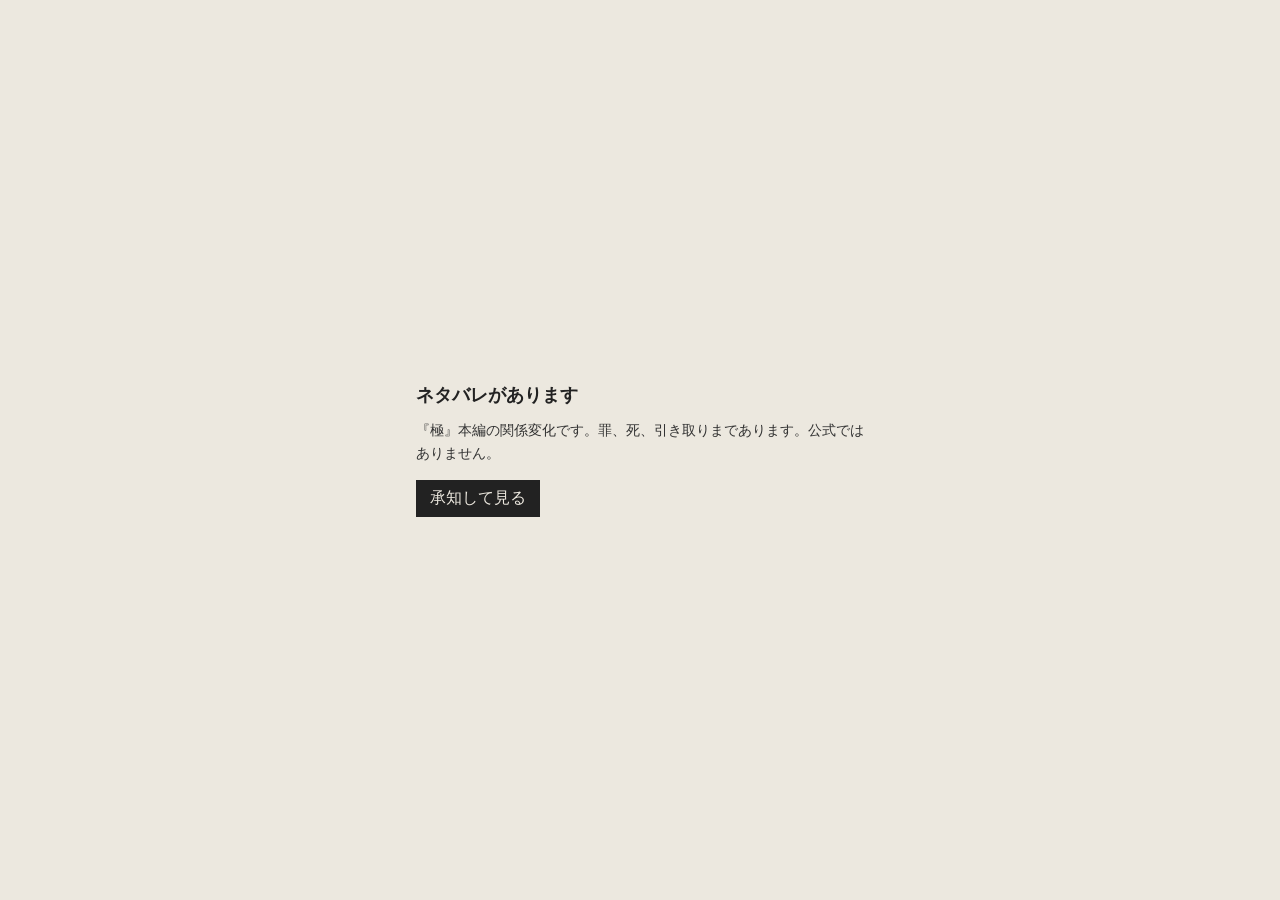
<file: graph/kiwami1/index.html>
<!doctype html>
<html lang="ja">
<head>
  <meta charset="utf-8"/>
  <meta name="robots" content="noindex"/>
  <meta name="viewport" content="width=device-width, initial-scale=1"/>
  <title>龍が如く 極 関係図</title>
  <style>
    body { margin: 0; background: #ece8df; color: #222; font-family: "Yu Gothic", Meiryo, sans-serif; }
    header { padding: 16px 24px 8px; }
    h1 { font-size: 20px; font-weight: 600; margin: 0 0 8px; }
    .meta { font-size: 13px; color: #555; margin-bottom: 12px; }
    .meta a { color: inherit; }
    select, input[type=range] { width: min(960px, 100%); }
    .stage { padding: 0 24px 24px; }
    .caption { margin: 8px 0 4px; font-size: 14px; min-height: 2.4em; }
    .cast { font-size: 14px; line-height: 2; color: #333; margin: 0 0 12px; }
    .frame { background: #f4f1ea; border: 1px solid #d4cfc3; }
    ruby { ruby-position: over; }
    ruby rt { font-size: 0.55em; font-weight: 400; color: #555; }
    #gate {
      position: fixed; inset: 0; background: #ece8df; z-index: 2;
      display: flex; align-items: center; justify-content: center; padding: 24px;
    }
    #gate .box { max-width: 28rem; }
    #gate h2 { font-size: 18px; font-weight: 600; margin: 0 0 12px; }
    #gate p { font-size: 14px; line-height: 1.6; margin: 0 0 16px; color: #333; }
    #gate button {
      font: inherit; padding: 8px 14px; background: #222; color: #ece8df; border: 0; cursor: pointer;
    }
    #app.hidden { display: none; }
  </style>
</head>
<body>
  <div id="gate">
    <div class="box">
      <h2>ネタバレがあります</h2>
      <p>『極』本編の関係変化です。罪、死、引き取りまであります。公式ではありません。</p>
      <button type="button" id="enter">承知して見る</button>
    </div>
  </div>
  <div id="app" class="hidden">
  <header>
    <p class="meta"><a href="../../index.html">入口へ</a> · <a href="../index.html">作品の図</a></p>
    <h1>龍が如く 極 関係図</h1>
    <div class="meta">イベント13件。一度きりの相手は消える。緑は近づき、赤は対立、破線は混在または死。</div>
    <select id="pick"><option value="0">01 セレナで桐生組の話。錦が堂島を嘲り、桐生が「控えろ錦」と止める</option>
<option value="1">02 堂島が由美をさらったと聞き、錦が一人で組長の事務所へ向かう</option>
<option value="2">03 錦が堂島を撃つ。桐生は由美を連れて逃げろと言い、現場に残る</option>
<option value="3">04 伊達は、誰かをかばっていると言う。桐生は風間へ指輪を託す</option>
<option value="4">05 出所した桐生は、風間がすでに殺されていることを知る</option>
<option value="5">06 真司が、錦山組の若頭になったことと、錦はもう昔の人ではないと伝える</option>
<option value="6">07 真島が、出所した桐生の前に繰り返し現れる</option>
<option value="7">08 桐生は、由美の娘・遥と出会う</option>
<option value="8">09 セレナで10年ぶりに飲む。錦は兄弟と呼び、面会に行かなくて悪かったと言う</option>
<option value="9">10 錦は風間を討ったと認め、遥を渡せと言う。今日限り兄弟じゃねえ</option>
<option value="10">11 ミレニアムタワーで由美が死ぬ。遥が残される</option>
<option value="11">12 屋上で錦は運命を変えると言い、桐生は逃げられないと言う。決着をつけよう</option>
<option value="12">13 伊達の前で、由美も錦も風間も、もうみんないないと言う</option></select>
    <div style="margin-top:8px"><input id="slider" type="range" min="0" max="12" value="0"/></div>
    <div class="caption" id="caption"></div>
    <div class="cast" id="cast"></div>
  </header>
  <div class="stage">
    <div class="frame" id="frame"></div>
  </div>
  </div>
  <script>
    const svgs = ["<svg xmlns=\"http://www.w3.org/2000/svg\" viewBox=\"0 0 1040 620\" width=\"1040\" height=\"620\">\n<rect width=\"1040\" height=\"620\" fill=\"#f4f1ea\"/>\n<text x=\"24\" y=\"24\" font-family=\"Yu Gothic, Meiryo, sans-serif\" font-size=\"15\" fill=\"#1c1c1c\">龍が如く 極 関係図</text>\n<text x=\"24\" y=\"42\" font-family=\"Yu Gothic, Meiryo, sans-serif\" font-size=\"12\" fill=\"#555\">k1-e001  セレナで桐生組の話。錦が堂島を嘲り、桐生が「控えろ錦」と止める</text>\n<text x=\"136.8\" y=\"12.0\" text-anchor=\"middle\" font-family=\"Yu Gothic, Meiryo, sans-serif\" font-size=\"8\" fill=\"#888\">かざま</text>\n<text x=\"136.8\" y=\"22.0\" text-anchor=\"middle\" font-family=\"Yu Gothic, Meiryo, sans-serif\" font-size=\"11\" fill=\"#888\">風間</text>\n<text x=\"156.3\" y=\"22.0\" text-anchor=\"middle\" font-family=\"Yu Gothic, Meiryo, sans-serif\" font-size=\"11\" fill=\"#888\">／</text>\n<text x=\"179.5\" y=\"12.0\" text-anchor=\"middle\" font-family=\"Yu Gothic, Meiryo, sans-serif\" font-size=\"8\" fill=\"#888\">きりゅう</text>\n<text x=\"179.5\" y=\"22.0\" text-anchor=\"middle\" font-family=\"Yu Gothic, Meiryo, sans-serif\" font-size=\"11\" fill=\"#888\">桐生</text>\n<line x1=\"160\" y1=\"240\" x2=\"160\" y2=\"400\" stroke=\"#2f6f4e\" stroke-width=\"1.8\"/>\n<text x=\"178.0\" y=\"316.0\" text-anchor=\"middle\" font-family=\"Yu Gothic, Meiryo, sans-serif\" font-size=\"11\" fill=\"#2f6f4e\">まだ同じ店にいる</text>\n<rect x=\"112.0\" y=\"216.0\" width=\"96\" height=\"50\" rx=\"3\" fill=\"#ece7dc\" stroke=\"#222\"/>\n<text x=\"145.5\" y=\"238.0\" text-anchor=\"middle\" font-family=\"Yu Gothic, Meiryo, sans-serif\" font-size=\"9\" fill=\"#555\">きりゅう</text>\n<text x=\"145.5\" y=\"250.0\" text-anchor=\"middle\" font-family=\"Yu Gothic, Meiryo, sans-serif\" font-size=\"13\" fill=\"#1c1c1c\">桐生</text>\n<text x=\"178.1\" y=\"238.0\" text-anchor=\"middle\" font-family=\"Yu Gothic, Meiryo, sans-serif\" font-size=\"9\" fill=\"#555\">かずま</text>\n<text x=\"178.1\" y=\"250.0\" text-anchor=\"middle\" font-family=\"Yu Gothic, Meiryo, sans-serif\" font-size=\"13\" fill=\"#1c1c1c\">一馬</text>\n<rect x=\"112.0\" y=\"376.0\" width=\"96\" height=\"50\" rx=\"3\" fill=\"#ece7dc\" stroke=\"#222\"/>\n<text x=\"146.1\" y=\"398.0\" text-anchor=\"middle\" font-family=\"Yu Gothic, Meiryo, sans-serif\" font-size=\"9\" fill=\"#555\">にしきやま</text>\n<text x=\"146.1\" y=\"410.0\" text-anchor=\"middle\" font-family=\"Yu Gothic, Meiryo, sans-serif\" font-size=\"13\" fill=\"#1c1c1c\">錦山</text>\n<text x=\"182.2\" y=\"398.0\" text-anchor=\"middle\" font-family=\"Yu Gothic, Meiryo, sans-serif\" font-size=\"9\" fill=\"#555\">あきら</text>\n<text x=\"182.2\" y=\"410.0\" text-anchor=\"middle\" font-family=\"Yu Gothic, Meiryo, sans-serif\" font-size=\"13\" fill=\"#1c1c1c\">彰</text>\n<text x=\"800\" y=\"600\" font-family=\"Yu Gothic, Meiryo, sans-serif\" font-size=\"11\" fill=\"#777\">緑 plus　赤 minus　破線 mixed/death</text>\n</svg>",
"<svg xmlns=\"http://www.w3.org/2000/svg\" viewBox=\"0 0 1040 620\" width=\"1040\" height=\"620\">\n<rect width=\"1040\" height=\"620\" fill=\"#f4f1ea\"/>\n<text x=\"24\" y=\"24\" font-family=\"Yu Gothic, Meiryo, sans-serif\" font-size=\"15\" fill=\"#1c1c1c\">龍が如く 極 関係図</text>\n<text x=\"24\" y=\"42\" font-family=\"Yu Gothic, Meiryo, sans-serif\" font-size=\"12\" fill=\"#555\">k1-e002  堂島が由美をさらったと聞き、錦が一人で組長の事務所へ向かう</text>\n<text x=\"136.8\" y=\"12.0\" text-anchor=\"middle\" font-family=\"Yu Gothic, Meiryo, sans-serif\" font-size=\"8\" fill=\"#888\">かざま</text>\n<text x=\"136.8\" y=\"22.0\" text-anchor=\"middle\" font-family=\"Yu Gothic, Meiryo, sans-serif\" font-size=\"11\" fill=\"#888\">風間</text>\n<text x=\"156.3\" y=\"22.0\" text-anchor=\"middle\" font-family=\"Yu Gothic, Meiryo, sans-serif\" font-size=\"11\" fill=\"#888\">／</text>\n<text x=\"179.5\" y=\"12.0\" text-anchor=\"middle\" font-family=\"Yu Gothic, Meiryo, sans-serif\" font-size=\"8\" fill=\"#888\">きりゅう</text>\n<text x=\"179.5\" y=\"22.0\" text-anchor=\"middle\" font-family=\"Yu Gothic, Meiryo, sans-serif\" font-size=\"11\" fill=\"#888\">桐生</text>\n<line x1=\"160\" y1=\"240\" x2=\"160\" y2=\"400\" stroke=\"#8a6a22\" stroke-width=\"1.8\" stroke-dasharray='6 4'/>\n<text x=\"178.0\" y=\"316.0\" text-anchor=\"middle\" font-family=\"Yu Gothic, Meiryo, sans-serif\" font-size=\"11\" fill=\"#8a6a22\">錦が先に走る</text>\n<rect x=\"112.0\" y=\"216.0\" width=\"96\" height=\"50\" rx=\"3\" fill=\"#ece7dc\" stroke=\"#222\"/>\n<text x=\"145.5\" y=\"238.0\" text-anchor=\"middle\" font-family=\"Yu Gothic, Meiryo, sans-serif\" font-size=\"9\" fill=\"#555\">きりゅう</text>\n<text x=\"145.5\" y=\"250.0\" text-anchor=\"middle\" font-family=\"Yu Gothic, Meiryo, sans-serif\" font-size=\"13\" fill=\"#1c1c1c\">桐生</text>\n<text x=\"178.1\" y=\"238.0\" text-anchor=\"middle\" font-family=\"Yu Gothic, Meiryo, sans-serif\" font-size=\"9\" fill=\"#555\">かずま</text>\n<text x=\"178.1\" y=\"250.0\" text-anchor=\"middle\" font-family=\"Yu Gothic, Meiryo, sans-serif\" font-size=\"13\" fill=\"#1c1c1c\">一馬</text>\n<rect x=\"112.0\" y=\"376.0\" width=\"96\" height=\"50\" rx=\"3\" fill=\"#ece7dc\" stroke=\"#222\"/>\n<text x=\"146.1\" y=\"398.0\" text-anchor=\"middle\" font-family=\"Yu Gothic, Meiryo, sans-serif\" font-size=\"9\" fill=\"#555\">にしきやま</text>\n<text x=\"146.1\" y=\"410.0\" text-anchor=\"middle\" font-family=\"Yu Gothic, Meiryo, sans-serif\" font-size=\"13\" fill=\"#1c1c1c\">錦山</text>\n<text x=\"182.2\" y=\"398.0\" text-anchor=\"middle\" font-family=\"Yu Gothic, Meiryo, sans-serif\" font-size=\"9\" fill=\"#555\">あきら</text>\n<text x=\"182.2\" y=\"410.0\" text-anchor=\"middle\" font-family=\"Yu Gothic, Meiryo, sans-serif\" font-size=\"13\" fill=\"#1c1c1c\">彰</text>\n<text x=\"800\" y=\"600\" font-family=\"Yu Gothic, Meiryo, sans-serif\" font-size=\"11\" fill=\"#777\">緑 plus　赤 minus　破線 mixed/death</text>\n</svg>",
"<svg xmlns=\"http://www.w3.org/2000/svg\" viewBox=\"0 0 1040 620\" width=\"1040\" height=\"620\">\n<rect width=\"1040\" height=\"620\" fill=\"#f4f1ea\"/>\n<text x=\"24\" y=\"24\" font-family=\"Yu Gothic, Meiryo, sans-serif\" font-size=\"15\" fill=\"#1c1c1c\">龍が如く 極 関係図</text>\n<text x=\"24\" y=\"42\" font-family=\"Yu Gothic, Meiryo, sans-serif\" font-size=\"12\" fill=\"#555\">k1-e003  錦が堂島を撃つ。桐生は由美を連れて逃げろと言い、現場に残る</text>\n<text x=\"136.8\" y=\"12.0\" text-anchor=\"middle\" font-family=\"Yu Gothic, Meiryo, sans-serif\" font-size=\"8\" fill=\"#888\">かざま</text>\n<text x=\"136.8\" y=\"22.0\" text-anchor=\"middle\" font-family=\"Yu Gothic, Meiryo, sans-serif\" font-size=\"11\" fill=\"#888\">風間</text>\n<text x=\"156.3\" y=\"22.0\" text-anchor=\"middle\" font-family=\"Yu Gothic, Meiryo, sans-serif\" font-size=\"11\" fill=\"#888\">／</text>\n<text x=\"179.5\" y=\"12.0\" text-anchor=\"middle\" font-family=\"Yu Gothic, Meiryo, sans-serif\" font-size=\"8\" fill=\"#888\">きりゅう</text>\n<text x=\"179.5\" y=\"22.0\" text-anchor=\"middle\" font-family=\"Yu Gothic, Meiryo, sans-serif\" font-size=\"11\" fill=\"#888\">桐生</text>\n<line x1=\"160\" y1=\"240\" x2=\"160\" y2=\"400\" stroke=\"#2f6f4e\" stroke-width=\"1.8\"/>\n<text x=\"178.0\" y=\"316.0\" text-anchor=\"middle\" font-family=\"Yu Gothic, Meiryo, sans-serif\" font-size=\"11\" fill=\"#2f6f4e\">罪を被る</text>\n<rect x=\"112.0\" y=\"216.0\" width=\"96\" height=\"50\" rx=\"3\" fill=\"#ece7dc\" stroke=\"#222\"/>\n<text x=\"145.5\" y=\"238.0\" text-anchor=\"middle\" font-family=\"Yu Gothic, Meiryo, sans-serif\" font-size=\"9\" fill=\"#555\">きりゅう</text>\n<text x=\"145.5\" y=\"250.0\" text-anchor=\"middle\" font-family=\"Yu Gothic, Meiryo, sans-serif\" font-size=\"13\" fill=\"#1c1c1c\">桐生</text>\n<text x=\"178.1\" y=\"238.0\" text-anchor=\"middle\" font-family=\"Yu Gothic, Meiryo, sans-serif\" font-size=\"9\" fill=\"#555\">かずま</text>\n<text x=\"178.1\" y=\"250.0\" text-anchor=\"middle\" font-family=\"Yu Gothic, Meiryo, sans-serif\" font-size=\"13\" fill=\"#1c1c1c\">一馬</text>\n<rect x=\"112.0\" y=\"376.0\" width=\"96\" height=\"50\" rx=\"3\" fill=\"#ece7dc\" stroke=\"#222\"/>\n<text x=\"146.1\" y=\"398.0\" text-anchor=\"middle\" font-family=\"Yu Gothic, Meiryo, sans-serif\" font-size=\"9\" fill=\"#555\">にしきやま</text>\n<text x=\"146.1\" y=\"410.0\" text-anchor=\"middle\" font-family=\"Yu Gothic, Meiryo, sans-serif\" font-size=\"13\" fill=\"#1c1c1c\">錦山</text>\n<text x=\"182.2\" y=\"398.0\" text-anchor=\"middle\" font-family=\"Yu Gothic, Meiryo, sans-serif\" font-size=\"9\" fill=\"#555\">あきら</text>\n<text x=\"182.2\" y=\"410.0\" text-anchor=\"middle\" font-family=\"Yu Gothic, Meiryo, sans-serif\" font-size=\"13\" fill=\"#1c1c1c\">彰</text>\n<text x=\"800\" y=\"600\" font-family=\"Yu Gothic, Meiryo, sans-serif\" font-size=\"11\" fill=\"#777\">緑 plus　赤 minus　破線 mixed/death</text>\n</svg>",
"<svg xmlns=\"http://www.w3.org/2000/svg\" viewBox=\"0 0 1040 620\" width=\"1040\" height=\"620\">\n<rect width=\"1040\" height=\"620\" fill=\"#f4f1ea\"/>\n<text x=\"24\" y=\"24\" font-family=\"Yu Gothic, Meiryo, sans-serif\" font-size=\"15\" fill=\"#1c1c1c\">龍が如く 極 関係図</text>\n<text x=\"24\" y=\"42\" font-family=\"Yu Gothic, Meiryo, sans-serif\" font-size=\"12\" fill=\"#555\">k1-e004  伊達は、誰かをかばっていると言う。桐生は風間へ指輪を託す</text>\n<text x=\"136.8\" y=\"12.0\" text-anchor=\"middle\" font-family=\"Yu Gothic, Meiryo, sans-serif\" font-size=\"8\" fill=\"#888\">かざま</text>\n<text x=\"136.8\" y=\"22.0\" text-anchor=\"middle\" font-family=\"Yu Gothic, Meiryo, sans-serif\" font-size=\"11\" fill=\"#888\">風間</text>\n<text x=\"156.3\" y=\"22.0\" text-anchor=\"middle\" font-family=\"Yu Gothic, Meiryo, sans-serif\" font-size=\"11\" fill=\"#888\">／</text>\n<text x=\"179.5\" y=\"12.0\" text-anchor=\"middle\" font-family=\"Yu Gothic, Meiryo, sans-serif\" font-size=\"8\" fill=\"#888\">きりゅう</text>\n<text x=\"179.5\" y=\"22.0\" text-anchor=\"middle\" font-family=\"Yu Gothic, Meiryo, sans-serif\" font-size=\"11\" fill=\"#888\">桐生</text>\n<line x1=\"160\" y1=\"240\" x2=\"160\" y2=\"400\" stroke=\"#8a6a22\" stroke-width=\"1.8\" stroke-dasharray='6 4'/>\n<text x=\"178.0\" y=\"316.0\" text-anchor=\"middle\" font-family=\"Yu Gothic, Meiryo, sans-serif\" font-size=\"11\" fill=\"#8a6a22\">義兄弟</text>\n<rect x=\"112.0\" y=\"216.0\" width=\"96\" height=\"50\" rx=\"3\" fill=\"#ece7dc\" stroke=\"#222\"/>\n<text x=\"145.5\" y=\"238.0\" text-anchor=\"middle\" font-family=\"Yu Gothic, Meiryo, sans-serif\" font-size=\"9\" fill=\"#555\">きりゅう</text>\n<text x=\"145.5\" y=\"250.0\" text-anchor=\"middle\" font-family=\"Yu Gothic, Meiryo, sans-serif\" font-size=\"13\" fill=\"#1c1c1c\">桐生</text>\n<text x=\"178.1\" y=\"238.0\" text-anchor=\"middle\" font-family=\"Yu Gothic, Meiryo, sans-serif\" font-size=\"9\" fill=\"#555\">かずま</text>\n<text x=\"178.1\" y=\"250.0\" text-anchor=\"middle\" font-family=\"Yu Gothic, Meiryo, sans-serif\" font-size=\"13\" fill=\"#1c1c1c\">一馬</text>\n<rect x=\"112.0\" y=\"376.0\" width=\"96\" height=\"50\" rx=\"3\" fill=\"#ece7dc\" stroke=\"#222\"/>\n<text x=\"146.1\" y=\"398.0\" text-anchor=\"middle\" font-family=\"Yu Gothic, Meiryo, sans-serif\" font-size=\"9\" fill=\"#555\">にしきやま</text>\n<text x=\"146.1\" y=\"410.0\" text-anchor=\"middle\" font-family=\"Yu Gothic, Meiryo, sans-serif\" font-size=\"13\" fill=\"#1c1c1c\">錦山</text>\n<text x=\"182.2\" y=\"398.0\" text-anchor=\"middle\" font-family=\"Yu Gothic, Meiryo, sans-serif\" font-size=\"9\" fill=\"#555\">あきら</text>\n<text x=\"182.2\" y=\"410.0\" text-anchor=\"middle\" font-family=\"Yu Gothic, Meiryo, sans-serif\" font-size=\"13\" fill=\"#1c1c1c\">彰</text>\n<text x=\"800\" y=\"600\" font-family=\"Yu Gothic, Meiryo, sans-serif\" font-size=\"11\" fill=\"#777\">緑 plus　赤 minus　破線 mixed/death</text>\n</svg>",
"<svg xmlns=\"http://www.w3.org/2000/svg\" viewBox=\"0 0 1040 620\" width=\"1040\" height=\"620\">\n<rect width=\"1040\" height=\"620\" fill=\"#f4f1ea\"/>\n<text x=\"24\" y=\"24\" font-family=\"Yu Gothic, Meiryo, sans-serif\" font-size=\"15\" fill=\"#1c1c1c\">龍が如く 極 関係図</text>\n<text x=\"24\" y=\"42\" font-family=\"Yu Gothic, Meiryo, sans-serif\" font-size=\"12\" fill=\"#555\">k1-e010  出所した桐生は、風間がすでに殺されていることを知る</text>\n<text x=\"136.8\" y=\"12.0\" text-anchor=\"middle\" font-family=\"Yu Gothic, Meiryo, sans-serif\" font-size=\"8\" fill=\"#888\">かざま</text>\n<text x=\"136.8\" y=\"22.0\" text-anchor=\"middle\" font-family=\"Yu Gothic, Meiryo, sans-serif\" font-size=\"11\" fill=\"#888\">風間</text>\n<text x=\"156.3\" y=\"22.0\" text-anchor=\"middle\" font-family=\"Yu Gothic, Meiryo, sans-serif\" font-size=\"11\" fill=\"#888\">／</text>\n<text x=\"179.5\" y=\"12.0\" text-anchor=\"middle\" font-family=\"Yu Gothic, Meiryo, sans-serif\" font-size=\"8\" fill=\"#888\">きりゅう</text>\n<text x=\"179.5\" y=\"22.0\" text-anchor=\"middle\" font-family=\"Yu Gothic, Meiryo, sans-serif\" font-size=\"11\" fill=\"#888\">桐生</text>\n<line x1=\"160\" y1=\"240\" x2=\"160\" y2=\"400\" stroke=\"#8a6a22\" stroke-width=\"1.8\" stroke-dasharray='6 4'/>\n<text x=\"178.0\" y=\"316.0\" text-anchor=\"middle\" font-family=\"Yu Gothic, Meiryo, sans-serif\" font-size=\"11\" fill=\"#8a6a22\">義兄弟</text>\n<line x1=\"160\" y1=\"80\" x2=\"160\" y2=\"240\" stroke=\"#5c1f1f\" stroke-width=\"2.4\" stroke-dasharray='6 4'/>\n<text x=\"178.0\" y=\"156.0\" text-anchor=\"middle\" font-family=\"Yu Gothic, Meiryo, sans-serif\" font-size=\"11\" fill=\"#5c1f1f\">風間はもういない</text>\n<rect x=\"96.0\" y=\"56.0\" width=\"128\" height=\"50\" rx=\"3\" fill=\"#d9d3c7\" stroke=\"#888\"/>\n<text x=\"116.8\" y=\"78.0\" text-anchor=\"middle\" font-family=\"Yu Gothic, Meiryo, sans-serif\" font-size=\"9\" fill=\"#555\">かざま</text>\n<text x=\"116.8\" y=\"90.0\" text-anchor=\"middle\" font-family=\"Yu Gothic, Meiryo, sans-serif\" font-size=\"13\" fill=\"#1c1c1c\">風間</text>\n<text x=\"153.5\" y=\"78.0\" text-anchor=\"middle\" font-family=\"Yu Gothic, Meiryo, sans-serif\" font-size=\"9\" fill=\"#555\">しんたろう</text>\n<text x=\"153.5\" y=\"90.0\" text-anchor=\"middle\" font-family=\"Yu Gothic, Meiryo, sans-serif\" font-size=\"13\" fill=\"#1c1c1c\">新太郎</text>\n<text x=\"196.7\" y=\"90.0\" text-anchor=\"middle\" font-family=\"Yu Gothic, Meiryo, sans-serif\" font-size=\"13\" fill=\"#1c1c1c\">（故）</text>\n<rect x=\"112.0\" y=\"216.0\" width=\"96\" height=\"50\" rx=\"3\" fill=\"#ece7dc\" stroke=\"#222\"/>\n<text x=\"145.5\" y=\"238.0\" text-anchor=\"middle\" font-family=\"Yu Gothic, Meiryo, sans-serif\" font-size=\"9\" fill=\"#555\">きりゅう</text>\n<text x=\"145.5\" y=\"250.0\" text-anchor=\"middle\" font-family=\"Yu Gothic, Meiryo, sans-serif\" font-size=\"13\" fill=\"#1c1c1c\">桐生</text>\n<text x=\"178.1\" y=\"238.0\" text-anchor=\"middle\" font-family=\"Yu Gothic, Meiryo, sans-serif\" font-size=\"9\" fill=\"#555\">かずま</text>\n<text x=\"178.1\" y=\"250.0\" text-anchor=\"middle\" font-family=\"Yu Gothic, Meiryo, sans-serif\" font-size=\"13\" fill=\"#1c1c1c\">一馬</text>\n<rect x=\"112.0\" y=\"376.0\" width=\"96\" height=\"50\" rx=\"3\" fill=\"#ece7dc\" stroke=\"#222\"/>\n<text x=\"146.1\" y=\"398.0\" text-anchor=\"middle\" font-family=\"Yu Gothic, Meiryo, sans-serif\" font-size=\"9\" fill=\"#555\">にしきやま</text>\n<text x=\"146.1\" y=\"410.0\" text-anchor=\"middle\" font-family=\"Yu Gothic, Meiryo, sans-serif\" font-size=\"13\" fill=\"#1c1c1c\">錦山</text>\n<text x=\"182.2\" y=\"398.0\" text-anchor=\"middle\" font-family=\"Yu Gothic, Meiryo, sans-serif\" font-size=\"9\" fill=\"#555\">あきら</text>\n<text x=\"182.2\" y=\"410.0\" text-anchor=\"middle\" font-family=\"Yu Gothic, Meiryo, sans-serif\" font-size=\"13\" fill=\"#1c1c1c\">彰</text>\n<text x=\"800\" y=\"600\" font-family=\"Yu Gothic, Meiryo, sans-serif\" font-size=\"11\" fill=\"#777\">緑 plus　赤 minus　破線 mixed/death</text>\n</svg>",
"<svg xmlns=\"http://www.w3.org/2000/svg\" viewBox=\"0 0 1040 620\" width=\"1040\" height=\"620\">\n<rect width=\"1040\" height=\"620\" fill=\"#f4f1ea\"/>\n<text x=\"24\" y=\"24\" font-family=\"Yu Gothic, Meiryo, sans-serif\" font-size=\"15\" fill=\"#1c1c1c\">龍が如く 極 関係図</text>\n<text x=\"24\" y=\"42\" font-family=\"Yu Gothic, Meiryo, sans-serif\" font-size=\"12\" fill=\"#555\">k1-e005  真司が、錦山組の若頭になったことと、錦はもう昔の人ではないと伝える</text>\n<text x=\"136.8\" y=\"12.0\" text-anchor=\"middle\" font-family=\"Yu Gothic, Meiryo, sans-serif\" font-size=\"8\" fill=\"#888\">かざま</text>\n<text x=\"136.8\" y=\"22.0\" text-anchor=\"middle\" font-family=\"Yu Gothic, Meiryo, sans-serif\" font-size=\"11\" fill=\"#888\">風間</text>\n<text x=\"156.3\" y=\"22.0\" text-anchor=\"middle\" font-family=\"Yu Gothic, Meiryo, sans-serif\" font-size=\"11\" fill=\"#888\">／</text>\n<text x=\"179.5\" y=\"12.0\" text-anchor=\"middle\" font-family=\"Yu Gothic, Meiryo, sans-serif\" font-size=\"8\" fill=\"#888\">きりゅう</text>\n<text x=\"179.5\" y=\"22.0\" text-anchor=\"middle\" font-family=\"Yu Gothic, Meiryo, sans-serif\" font-size=\"11\" fill=\"#888\">桐生</text>\n<line x1=\"160\" y1=\"240\" x2=\"160\" y2=\"400\" stroke=\"#a33b3b\" stroke-width=\"2.4\"/>\n<text x=\"178.0\" y=\"316.0\" text-anchor=\"middle\" font-family=\"Yu Gothic, Meiryo, sans-serif\" font-size=\"11\" fill=\"#a33b3b\">義兄弟</text>\n<line x1=\"160\" y1=\"80\" x2=\"160\" y2=\"240\" stroke=\"#5c1f1f\" stroke-width=\"2.4\" stroke-dasharray='6 4'/>\n<text x=\"178.0\" y=\"156.0\" text-anchor=\"middle\" font-family=\"Yu Gothic, Meiryo, sans-serif\" font-size=\"11\" fill=\"#5c1f1f\">風間はもういない</text>\n<rect x=\"96.0\" y=\"56.0\" width=\"128\" height=\"50\" rx=\"3\" fill=\"#d9d3c7\" stroke=\"#888\"/>\n<text x=\"116.8\" y=\"78.0\" text-anchor=\"middle\" font-family=\"Yu Gothic, Meiryo, sans-serif\" font-size=\"9\" fill=\"#555\">かざま</text>\n<text x=\"116.8\" y=\"90.0\" text-anchor=\"middle\" font-family=\"Yu Gothic, Meiryo, sans-serif\" font-size=\"13\" fill=\"#1c1c1c\">風間</text>\n<text x=\"153.5\" y=\"78.0\" text-anchor=\"middle\" font-family=\"Yu Gothic, Meiryo, sans-serif\" font-size=\"9\" fill=\"#555\">しんたろう</text>\n<text x=\"153.5\" y=\"90.0\" text-anchor=\"middle\" font-family=\"Yu Gothic, Meiryo, sans-serif\" font-size=\"13\" fill=\"#1c1c1c\">新太郎</text>\n<text x=\"196.7\" y=\"90.0\" text-anchor=\"middle\" font-family=\"Yu Gothic, Meiryo, sans-serif\" font-size=\"13\" fill=\"#1c1c1c\">（故）</text>\n<rect x=\"112.0\" y=\"216.0\" width=\"96\" height=\"50\" rx=\"3\" fill=\"#ece7dc\" stroke=\"#222\"/>\n<text x=\"145.5\" y=\"238.0\" text-anchor=\"middle\" font-family=\"Yu Gothic, Meiryo, sans-serif\" font-size=\"9\" fill=\"#555\">きりゅう</text>\n<text x=\"145.5\" y=\"250.0\" text-anchor=\"middle\" font-family=\"Yu Gothic, Meiryo, sans-serif\" font-size=\"13\" fill=\"#1c1c1c\">桐生</text>\n<text x=\"178.1\" y=\"238.0\" text-anchor=\"middle\" font-family=\"Yu Gothic, Meiryo, sans-serif\" font-size=\"9\" fill=\"#555\">かずま</text>\n<text x=\"178.1\" y=\"250.0\" text-anchor=\"middle\" font-family=\"Yu Gothic, Meiryo, sans-serif\" font-size=\"13\" fill=\"#1c1c1c\">一馬</text>\n<rect x=\"112.0\" y=\"376.0\" width=\"96\" height=\"50\" rx=\"3\" fill=\"#ece7dc\" stroke=\"#222\"/>\n<text x=\"146.1\" y=\"398.0\" text-anchor=\"middle\" font-family=\"Yu Gothic, Meiryo, sans-serif\" font-size=\"9\" fill=\"#555\">にしきやま</text>\n<text x=\"146.1\" y=\"410.0\" text-anchor=\"middle\" font-family=\"Yu Gothic, Meiryo, sans-serif\" font-size=\"13\" fill=\"#1c1c1c\">錦山</text>\n<text x=\"182.2\" y=\"398.0\" text-anchor=\"middle\" font-family=\"Yu Gothic, Meiryo, sans-serif\" font-size=\"9\" fill=\"#555\">あきら</text>\n<text x=\"182.2\" y=\"410.0\" text-anchor=\"middle\" font-family=\"Yu Gothic, Meiryo, sans-serif\" font-size=\"13\" fill=\"#1c1c1c\">彰</text>\n<text x=\"800\" y=\"600\" font-family=\"Yu Gothic, Meiryo, sans-serif\" font-size=\"11\" fill=\"#777\">緑 plus　赤 minus　破線 mixed/death</text>\n</svg>",
"<svg xmlns=\"http://www.w3.org/2000/svg\" viewBox=\"0 0 1040 620\" width=\"1040\" height=\"620\">\n<rect width=\"1040\" height=\"620\" fill=\"#f4f1ea\"/>\n<text x=\"24\" y=\"24\" font-family=\"Yu Gothic, Meiryo, sans-serif\" font-size=\"15\" fill=\"#1c1c1c\">龍が如く 極 関係図</text>\n<text x=\"24\" y=\"42\" font-family=\"Yu Gothic, Meiryo, sans-serif\" font-size=\"12\" fill=\"#555\">k1-e013  真島が、出所した桐生の前に繰り返し現れる</text>\n<text x=\"136.8\" y=\"12.0\" text-anchor=\"middle\" font-family=\"Yu Gothic, Meiryo, sans-serif\" font-size=\"8\" fill=\"#888\">かざま</text>\n<text x=\"136.8\" y=\"22.0\" text-anchor=\"middle\" font-family=\"Yu Gothic, Meiryo, sans-serif\" font-size=\"11\" fill=\"#888\">風間</text>\n<text x=\"156.3\" y=\"22.0\" text-anchor=\"middle\" font-family=\"Yu Gothic, Meiryo, sans-serif\" font-size=\"11\" fill=\"#888\">／</text>\n<text x=\"179.5\" y=\"12.0\" text-anchor=\"middle\" font-family=\"Yu Gothic, Meiryo, sans-serif\" font-size=\"8\" fill=\"#888\">きりゅう</text>\n<text x=\"179.5\" y=\"22.0\" text-anchor=\"middle\" font-family=\"Yu Gothic, Meiryo, sans-serif\" font-size=\"11\" fill=\"#888\">桐生</text>\n<text x=\"660.0\" y=\"12.0\" text-anchor=\"middle\" font-family=\"Yu Gothic, Meiryo, sans-serif\" font-size=\"8\" fill=\"#888\">しゅっしょご</text>\n<text x=\"660.0\" y=\"22.0\" text-anchor=\"middle\" font-family=\"Yu Gothic, Meiryo, sans-serif\" font-size=\"11\" fill=\"#888\">出所後</text>\n<line x1=\"160\" y1=\"240\" x2=\"160\" y2=\"400\" stroke=\"#a33b3b\" stroke-width=\"2.4\"/>\n<text x=\"178.0\" y=\"316.0\" text-anchor=\"middle\" font-family=\"Yu Gothic, Meiryo, sans-serif\" font-size=\"11\" fill=\"#a33b3b\">義兄弟</text>\n<line x1=\"160\" y1=\"80\" x2=\"160\" y2=\"240\" stroke=\"#5c1f1f\" stroke-width=\"2.4\" stroke-dasharray='6 4'/>\n<text x=\"178.0\" y=\"156.0\" text-anchor=\"middle\" font-family=\"Yu Gothic, Meiryo, sans-serif\" font-size=\"11\" fill=\"#5c1f1f\">風間はもういない</text>\n<line x1=\"160\" y1=\"240\" x2=\"760\" y2=\"240\" stroke=\"#8a6a22\" stroke-width=\"1.8\" stroke-dasharray='6 4'/>\n<text x=\"460.0\" y=\"222.0\" text-anchor=\"middle\" font-family=\"Yu Gothic, Meiryo, sans-serif\" font-size=\"11\" fill=\"#8a6a22\">敵対</text>\n<rect x=\"96.0\" y=\"56.0\" width=\"128\" height=\"50\" rx=\"3\" fill=\"#d9d3c7\" stroke=\"#888\"/>\n<text x=\"116.8\" y=\"78.0\" text-anchor=\"middle\" font-family=\"Yu Gothic, Meiryo, sans-serif\" font-size=\"9\" fill=\"#555\">かざま</text>\n<text x=\"116.8\" y=\"90.0\" text-anchor=\"middle\" font-family=\"Yu Gothic, Meiryo, sans-serif\" font-size=\"13\" fill=\"#1c1c1c\">風間</text>\n<text x=\"153.5\" y=\"78.0\" text-anchor=\"middle\" font-family=\"Yu Gothic, Meiryo, sans-serif\" font-size=\"9\" fill=\"#555\">しんたろう</text>\n<text x=\"153.5\" y=\"90.0\" text-anchor=\"middle\" font-family=\"Yu Gothic, Meiryo, sans-serif\" font-size=\"13\" fill=\"#1c1c1c\">新太郎</text>\n<text x=\"196.7\" y=\"90.0\" text-anchor=\"middle\" font-family=\"Yu Gothic, Meiryo, sans-serif\" font-size=\"13\" fill=\"#1c1c1c\">（故）</text>\n<rect x=\"112.0\" y=\"216.0\" width=\"96\" height=\"50\" rx=\"3\" fill=\"#ece7dc\" stroke=\"#222\"/>\n<text x=\"145.5\" y=\"238.0\" text-anchor=\"middle\" font-family=\"Yu Gothic, Meiryo, sans-serif\" font-size=\"9\" fill=\"#555\">きりゅう</text>\n<text x=\"145.5\" y=\"250.0\" text-anchor=\"middle\" font-family=\"Yu Gothic, Meiryo, sans-serif\" font-size=\"13\" fill=\"#1c1c1c\">桐生</text>\n<text x=\"178.1\" y=\"238.0\" text-anchor=\"middle\" font-family=\"Yu Gothic, Meiryo, sans-serif\" font-size=\"9\" fill=\"#555\">かずま</text>\n<text x=\"178.1\" y=\"250.0\" text-anchor=\"middle\" font-family=\"Yu Gothic, Meiryo, sans-serif\" font-size=\"13\" fill=\"#1c1c1c\">一馬</text>\n<rect x=\"712.0\" y=\"216.0\" width=\"96\" height=\"50\" rx=\"3\" fill=\"#ece7dc\" stroke=\"#222\"/>\n<text x=\"745.5\" y=\"238.0\" text-anchor=\"middle\" font-family=\"Yu Gothic, Meiryo, sans-serif\" font-size=\"9\" fill=\"#555\">まじま</text>\n<text x=\"745.5\" y=\"250.0\" text-anchor=\"middle\" font-family=\"Yu Gothic, Meiryo, sans-serif\" font-size=\"13\" fill=\"#1c1c1c\">真島</text>\n<text x=\"774.5\" y=\"238.0\" text-anchor=\"middle\" font-family=\"Yu Gothic, Meiryo, sans-serif\" font-size=\"9\" fill=\"#555\">ごろう</text>\n<text x=\"774.5\" y=\"250.0\" text-anchor=\"middle\" font-family=\"Yu Gothic, Meiryo, sans-serif\" font-size=\"13\" fill=\"#1c1c1c\">吾朗</text>\n<rect x=\"112.0\" y=\"376.0\" width=\"96\" height=\"50\" rx=\"3\" fill=\"#ece7dc\" stroke=\"#222\"/>\n<text x=\"146.1\" y=\"398.0\" text-anchor=\"middle\" font-family=\"Yu Gothic, Meiryo, sans-serif\" font-size=\"9\" fill=\"#555\">にしきやま</text>\n<text x=\"146.1\" y=\"410.0\" text-anchor=\"middle\" font-family=\"Yu Gothic, Meiryo, sans-serif\" font-size=\"13\" fill=\"#1c1c1c\">錦山</text>\n<text x=\"182.2\" y=\"398.0\" text-anchor=\"middle\" font-family=\"Yu Gothic, Meiryo, sans-serif\" font-size=\"9\" fill=\"#555\">あきら</text>\n<text x=\"182.2\" y=\"410.0\" text-anchor=\"middle\" font-family=\"Yu Gothic, Meiryo, sans-serif\" font-size=\"13\" fill=\"#1c1c1c\">彰</text>\n<text x=\"800\" y=\"600\" font-family=\"Yu Gothic, Meiryo, sans-serif\" font-size=\"11\" fill=\"#777\">緑 plus　赤 minus　破線 mixed/death</text>\n</svg>",
"<svg xmlns=\"http://www.w3.org/2000/svg\" viewBox=\"0 0 1040 620\" width=\"1040\" height=\"620\">\n<rect width=\"1040\" height=\"620\" fill=\"#f4f1ea\"/>\n<text x=\"24\" y=\"24\" font-family=\"Yu Gothic, Meiryo, sans-serif\" font-size=\"15\" fill=\"#1c1c1c\">龍が如く 極 関係図</text>\n<text x=\"24\" y=\"42\" font-family=\"Yu Gothic, Meiryo, sans-serif\" font-size=\"12\" fill=\"#555\">k1-e011  桐生は、由美の娘・遥と出会う</text>\n<text x=\"136.8\" y=\"12.0\" text-anchor=\"middle\" font-family=\"Yu Gothic, Meiryo, sans-serif\" font-size=\"8\" fill=\"#888\">かざま</text>\n<text x=\"136.8\" y=\"22.0\" text-anchor=\"middle\" font-family=\"Yu Gothic, Meiryo, sans-serif\" font-size=\"11\" fill=\"#888\">風間</text>\n<text x=\"156.3\" y=\"22.0\" text-anchor=\"middle\" font-family=\"Yu Gothic, Meiryo, sans-serif\" font-size=\"11\" fill=\"#888\">／</text>\n<text x=\"179.5\" y=\"12.0\" text-anchor=\"middle\" font-family=\"Yu Gothic, Meiryo, sans-serif\" font-size=\"8\" fill=\"#888\">きりゅう</text>\n<text x=\"179.5\" y=\"22.0\" text-anchor=\"middle\" font-family=\"Yu Gothic, Meiryo, sans-serif\" font-size=\"11\" fill=\"#888\">桐生</text>\n<text x=\"360.0\" y=\"12.0\" text-anchor=\"middle\" font-family=\"Yu Gothic, Meiryo, sans-serif\" font-size=\"8\" fill=\"#888\">さわむら</text>\n<text x=\"360.0\" y=\"22.0\" text-anchor=\"middle\" font-family=\"Yu Gothic, Meiryo, sans-serif\" font-size=\"11\" fill=\"#888\">澤村</text>\n<text x=\"660.0\" y=\"12.0\" text-anchor=\"middle\" font-family=\"Yu Gothic, Meiryo, sans-serif\" font-size=\"8\" fill=\"#888\">しゅっしょご</text>\n<text x=\"660.0\" y=\"22.0\" text-anchor=\"middle\" font-family=\"Yu Gothic, Meiryo, sans-serif\" font-size=\"11\" fill=\"#888\">出所後</text>\n<line x1=\"160\" y1=\"240\" x2=\"160\" y2=\"400\" stroke=\"#a33b3b\" stroke-width=\"2.4\"/>\n<text x=\"178.0\" y=\"316.0\" text-anchor=\"middle\" font-family=\"Yu Gothic, Meiryo, sans-serif\" font-size=\"11\" fill=\"#a33b3b\">義兄弟</text>\n<line x1=\"160\" y1=\"80\" x2=\"160\" y2=\"240\" stroke=\"#5c1f1f\" stroke-width=\"2.4\" stroke-dasharray='6 4'/>\n<text x=\"178.0\" y=\"156.0\" text-anchor=\"middle\" font-family=\"Yu Gothic, Meiryo, sans-serif\" font-size=\"11\" fill=\"#5c1f1f\">風間はもういない</text>\n<line x1=\"160\" y1=\"240\" x2=\"760\" y2=\"240\" stroke=\"#8a6a22\" stroke-width=\"1.8\" stroke-dasharray='6 4'/>\n<text x=\"460.0\" y=\"222.0\" text-anchor=\"middle\" font-family=\"Yu Gothic, Meiryo, sans-serif\" font-size=\"11\" fill=\"#8a6a22\">敵対</text>\n<line x1=\"360\" y1=\"240\" x2=\"160\" y2=\"240\" stroke=\"#2f6f4e\" stroke-width=\"1.8\"/>\n<text x=\"260.0\" y=\"222.0\" text-anchor=\"middle\" font-family=\"Yu Gothic, Meiryo, sans-serif\" font-size=\"11\" fill=\"#2f6f4e\">由美の娘を預かる</text>\n<rect x=\"96.0\" y=\"56.0\" width=\"128\" height=\"50\" rx=\"3\" fill=\"#d9d3c7\" stroke=\"#888\"/>\n<text x=\"116.8\" y=\"78.0\" text-anchor=\"middle\" font-family=\"Yu Gothic, Meiryo, sans-serif\" font-size=\"9\" fill=\"#555\">かざま</text>\n<text x=\"116.8\" y=\"90.0\" text-anchor=\"middle\" font-family=\"Yu Gothic, Meiryo, sans-serif\" font-size=\"13\" fill=\"#1c1c1c\">風間</text>\n<text x=\"153.5\" y=\"78.0\" text-anchor=\"middle\" font-family=\"Yu Gothic, Meiryo, sans-serif\" font-size=\"9\" fill=\"#555\">しんたろう</text>\n<text x=\"153.5\" y=\"90.0\" text-anchor=\"middle\" font-family=\"Yu Gothic, Meiryo, sans-serif\" font-size=\"13\" fill=\"#1c1c1c\">新太郎</text>\n<text x=\"196.7\" y=\"90.0\" text-anchor=\"middle\" font-family=\"Yu Gothic, Meiryo, sans-serif\" font-size=\"13\" fill=\"#1c1c1c\">（故）</text>\n<rect x=\"112.0\" y=\"216.0\" width=\"96\" height=\"50\" rx=\"3\" fill=\"#ece7dc\" stroke=\"#222\"/>\n<text x=\"145.5\" y=\"238.0\" text-anchor=\"middle\" font-family=\"Yu Gothic, Meiryo, sans-serif\" font-size=\"9\" fill=\"#555\">きりゅう</text>\n<text x=\"145.5\" y=\"250.0\" text-anchor=\"middle\" font-family=\"Yu Gothic, Meiryo, sans-serif\" font-size=\"13\" fill=\"#1c1c1c\">桐生</text>\n<text x=\"178.1\" y=\"238.0\" text-anchor=\"middle\" font-family=\"Yu Gothic, Meiryo, sans-serif\" font-size=\"9\" fill=\"#555\">かずま</text>\n<text x=\"178.1\" y=\"250.0\" text-anchor=\"middle\" font-family=\"Yu Gothic, Meiryo, sans-serif\" font-size=\"13\" fill=\"#1c1c1c\">一馬</text>\n<rect x=\"712.0\" y=\"216.0\" width=\"96\" height=\"50\" rx=\"3\" fill=\"#ece7dc\" stroke=\"#222\"/>\n<text x=\"745.5\" y=\"238.0\" text-anchor=\"middle\" font-family=\"Yu Gothic, Meiryo, sans-serif\" font-size=\"9\" fill=\"#555\">まじま</text>\n<text x=\"745.5\" y=\"250.0\" text-anchor=\"middle\" font-family=\"Yu Gothic, Meiryo, sans-serif\" font-size=\"13\" fill=\"#1c1c1c\">真島</text>\n<text x=\"774.5\" y=\"238.0\" text-anchor=\"middle\" font-family=\"Yu Gothic, Meiryo, sans-serif\" font-size=\"9\" fill=\"#555\">ごろう</text>\n<text x=\"774.5\" y=\"250.0\" text-anchor=\"middle\" font-family=\"Yu Gothic, Meiryo, sans-serif\" font-size=\"13\" fill=\"#1c1c1c\">吾朗</text>\n<rect x=\"312.0\" y=\"216.0\" width=\"96\" height=\"50\" rx=\"3\" fill=\"#ece7dc\" stroke=\"#222\"/>\n<text x=\"346.1\" y=\"238.0\" text-anchor=\"middle\" font-family=\"Yu Gothic, Meiryo, sans-serif\" font-size=\"9\" fill=\"#555\">さわむら</text>\n<text x=\"346.1\" y=\"250.0\" text-anchor=\"middle\" font-family=\"Yu Gothic, Meiryo, sans-serif\" font-size=\"13\" fill=\"#1c1c1c\">澤村</text>\n<text x=\"378.1\" y=\"238.0\" text-anchor=\"middle\" font-family=\"Yu Gothic, Meiryo, sans-serif\" font-size=\"9\" fill=\"#555\">はるか</text>\n<text x=\"378.1\" y=\"250.0\" text-anchor=\"middle\" font-family=\"Yu Gothic, Meiryo, sans-serif\" font-size=\"13\" fill=\"#1c1c1c\">遥</text>\n<rect x=\"112.0\" y=\"376.0\" width=\"96\" height=\"50\" rx=\"3\" fill=\"#ece7dc\" stroke=\"#222\"/>\n<text x=\"146.1\" y=\"398.0\" text-anchor=\"middle\" font-family=\"Yu Gothic, Meiryo, sans-serif\" font-size=\"9\" fill=\"#555\">にしきやま</text>\n<text x=\"146.1\" y=\"410.0\" text-anchor=\"middle\" font-family=\"Yu Gothic, Meiryo, sans-serif\" font-size=\"13\" fill=\"#1c1c1c\">錦山</text>\n<text x=\"182.2\" y=\"398.0\" text-anchor=\"middle\" font-family=\"Yu Gothic, Meiryo, sans-serif\" font-size=\"9\" fill=\"#555\">あきら</text>\n<text x=\"182.2\" y=\"410.0\" text-anchor=\"middle\" font-family=\"Yu Gothic, Meiryo, sans-serif\" font-size=\"13\" fill=\"#1c1c1c\">彰</text>\n<text x=\"800\" y=\"600\" font-family=\"Yu Gothic, Meiryo, sans-serif\" font-size=\"11\" fill=\"#777\">緑 plus　赤 minus　破線 mixed/death</text>\n</svg>",
"<svg xmlns=\"http://www.w3.org/2000/svg\" viewBox=\"0 0 1040 620\" width=\"1040\" height=\"620\">\n<rect width=\"1040\" height=\"620\" fill=\"#f4f1ea\"/>\n<text x=\"24\" y=\"24\" font-family=\"Yu Gothic, Meiryo, sans-serif\" font-size=\"15\" fill=\"#1c1c1c\">龍が如く 極 関係図</text>\n<text x=\"24\" y=\"42\" font-family=\"Yu Gothic, Meiryo, sans-serif\" font-size=\"12\" fill=\"#555\">k1-e006  セレナで10年ぶりに飲む。錦は兄弟と呼び、面会に行かなくて悪かったと言う</text>\n<text x=\"136.8\" y=\"12.0\" text-anchor=\"middle\" font-family=\"Yu Gothic, Meiryo, sans-serif\" font-size=\"8\" fill=\"#888\">かざま</text>\n<text x=\"136.8\" y=\"22.0\" text-anchor=\"middle\" font-family=\"Yu Gothic, Meiryo, sans-serif\" font-size=\"11\" fill=\"#888\">風間</text>\n<text x=\"156.3\" y=\"22.0\" text-anchor=\"middle\" font-family=\"Yu Gothic, Meiryo, sans-serif\" font-size=\"11\" fill=\"#888\">／</text>\n<text x=\"179.5\" y=\"12.0\" text-anchor=\"middle\" font-family=\"Yu Gothic, Meiryo, sans-serif\" font-size=\"8\" fill=\"#888\">きりゅう</text>\n<text x=\"179.5\" y=\"22.0\" text-anchor=\"middle\" font-family=\"Yu Gothic, Meiryo, sans-serif\" font-size=\"11\" fill=\"#888\">桐生</text>\n<text x=\"360.0\" y=\"12.0\" text-anchor=\"middle\" font-family=\"Yu Gothic, Meiryo, sans-serif\" font-size=\"8\" fill=\"#888\">さわむら</text>\n<text x=\"360.0\" y=\"22.0\" text-anchor=\"middle\" font-family=\"Yu Gothic, Meiryo, sans-serif\" font-size=\"11\" fill=\"#888\">澤村</text>\n<text x=\"660.0\" y=\"12.0\" text-anchor=\"middle\" font-family=\"Yu Gothic, Meiryo, sans-serif\" font-size=\"8\" fill=\"#888\">しゅっしょご</text>\n<text x=\"660.0\" y=\"22.0\" text-anchor=\"middle\" font-family=\"Yu Gothic, Meiryo, sans-serif\" font-size=\"11\" fill=\"#888\">出所後</text>\n<line x1=\"160\" y1=\"240\" x2=\"160\" y2=\"400\" stroke=\"#8a6a22\" stroke-width=\"1.8\" stroke-dasharray='6 4'/>\n<text x=\"178.0\" y=\"316.0\" text-anchor=\"middle\" font-family=\"Yu Gothic, Meiryo, sans-serif\" font-size=\"11\" fill=\"#8a6a22\">同じ店で飲む</text>\n<line x1=\"160\" y1=\"80\" x2=\"160\" y2=\"240\" stroke=\"#5c1f1f\" stroke-width=\"2.4\" stroke-dasharray='6 4'/>\n<text x=\"178.0\" y=\"156.0\" text-anchor=\"middle\" font-family=\"Yu Gothic, Meiryo, sans-serif\" font-size=\"11\" fill=\"#5c1f1f\">風間はもういない</text>\n<line x1=\"160\" y1=\"240\" x2=\"760\" y2=\"240\" stroke=\"#8a6a22\" stroke-width=\"1.8\" stroke-dasharray='6 4'/>\n<text x=\"460.0\" y=\"222.0\" text-anchor=\"middle\" font-family=\"Yu Gothic, Meiryo, sans-serif\" font-size=\"11\" fill=\"#8a6a22\">敵対</text>\n<line x1=\"360\" y1=\"240\" x2=\"160\" y2=\"240\" stroke=\"#2f6f4e\" stroke-width=\"1.8\"/>\n<text x=\"260.0\" y=\"222.0\" text-anchor=\"middle\" font-family=\"Yu Gothic, Meiryo, sans-serif\" font-size=\"11\" fill=\"#2f6f4e\">由美の娘を預かる</text>\n<rect x=\"96.0\" y=\"56.0\" width=\"128\" height=\"50\" rx=\"3\" fill=\"#d9d3c7\" stroke=\"#888\"/>\n<text x=\"116.8\" y=\"78.0\" text-anchor=\"middle\" font-family=\"Yu Gothic, Meiryo, sans-serif\" font-size=\"9\" fill=\"#555\">かざま</text>\n<text x=\"116.8\" y=\"90.0\" text-anchor=\"middle\" font-family=\"Yu Gothic, Meiryo, sans-serif\" font-size=\"13\" fill=\"#1c1c1c\">風間</text>\n<text x=\"153.5\" y=\"78.0\" text-anchor=\"middle\" font-family=\"Yu Gothic, Meiryo, sans-serif\" font-size=\"9\" fill=\"#555\">しんたろう</text>\n<text x=\"153.5\" y=\"90.0\" text-anchor=\"middle\" font-family=\"Yu Gothic, Meiryo, sans-serif\" font-size=\"13\" fill=\"#1c1c1c\">新太郎</text>\n<text x=\"196.7\" y=\"90.0\" text-anchor=\"middle\" font-family=\"Yu Gothic, Meiryo, sans-serif\" font-size=\"13\" fill=\"#1c1c1c\">（故）</text>\n<rect x=\"112.0\" y=\"216.0\" width=\"96\" height=\"50\" rx=\"3\" fill=\"#ece7dc\" stroke=\"#222\"/>\n<text x=\"145.5\" y=\"238.0\" text-anchor=\"middle\" font-family=\"Yu Gothic, Meiryo, sans-serif\" font-size=\"9\" fill=\"#555\">きりゅう</text>\n<text x=\"145.5\" y=\"250.0\" text-anchor=\"middle\" font-family=\"Yu Gothic, Meiryo, sans-serif\" font-size=\"13\" fill=\"#1c1c1c\">桐生</text>\n<text x=\"178.1\" y=\"238.0\" text-anchor=\"middle\" font-family=\"Yu Gothic, Meiryo, sans-serif\" font-size=\"9\" fill=\"#555\">かずま</text>\n<text x=\"178.1\" y=\"250.0\" text-anchor=\"middle\" font-family=\"Yu Gothic, Meiryo, sans-serif\" font-size=\"13\" fill=\"#1c1c1c\">一馬</text>\n<rect x=\"712.0\" y=\"216.0\" width=\"96\" height=\"50\" rx=\"3\" fill=\"#ece7dc\" stroke=\"#222\"/>\n<text x=\"745.5\" y=\"238.0\" text-anchor=\"middle\" font-family=\"Yu Gothic, Meiryo, sans-serif\" font-size=\"9\" fill=\"#555\">まじま</text>\n<text x=\"745.5\" y=\"250.0\" text-anchor=\"middle\" font-family=\"Yu Gothic, Meiryo, sans-serif\" font-size=\"13\" fill=\"#1c1c1c\">真島</text>\n<text x=\"774.5\" y=\"238.0\" text-anchor=\"middle\" font-family=\"Yu Gothic, Meiryo, sans-serif\" font-size=\"9\" fill=\"#555\">ごろう</text>\n<text x=\"774.5\" y=\"250.0\" text-anchor=\"middle\" font-family=\"Yu Gothic, Meiryo, sans-serif\" font-size=\"13\" fill=\"#1c1c1c\">吾朗</text>\n<rect x=\"312.0\" y=\"216.0\" width=\"96\" height=\"50\" rx=\"3\" fill=\"#ece7dc\" stroke=\"#222\"/>\n<text x=\"346.1\" y=\"238.0\" text-anchor=\"middle\" font-family=\"Yu Gothic, Meiryo, sans-serif\" font-size=\"9\" fill=\"#555\">さわむら</text>\n<text x=\"346.1\" y=\"250.0\" text-anchor=\"middle\" font-family=\"Yu Gothic, Meiryo, sans-serif\" font-size=\"13\" fill=\"#1c1c1c\">澤村</text>\n<text x=\"378.1\" y=\"238.0\" text-anchor=\"middle\" font-family=\"Yu Gothic, Meiryo, sans-serif\" font-size=\"9\" fill=\"#555\">はるか</text>\n<text x=\"378.1\" y=\"250.0\" text-anchor=\"middle\" font-family=\"Yu Gothic, Meiryo, sans-serif\" font-size=\"13\" fill=\"#1c1c1c\">遥</text>\n<rect x=\"112.0\" y=\"376.0\" width=\"96\" height=\"50\" rx=\"3\" fill=\"#ece7dc\" stroke=\"#222\"/>\n<text x=\"146.1\" y=\"398.0\" text-anchor=\"middle\" font-family=\"Yu Gothic, Meiryo, sans-serif\" font-size=\"9\" fill=\"#555\">にしきやま</text>\n<text x=\"146.1\" y=\"410.0\" text-anchor=\"middle\" font-family=\"Yu Gothic, Meiryo, sans-serif\" font-size=\"13\" fill=\"#1c1c1c\">錦山</text>\n<text x=\"182.2\" y=\"398.0\" text-anchor=\"middle\" font-family=\"Yu Gothic, Meiryo, sans-serif\" font-size=\"9\" fill=\"#555\">あきら</text>\n<text x=\"182.2\" y=\"410.0\" text-anchor=\"middle\" font-family=\"Yu Gothic, Meiryo, sans-serif\" font-size=\"13\" fill=\"#1c1c1c\">彰</text>\n<text x=\"800\" y=\"600\" font-family=\"Yu Gothic, Meiryo, sans-serif\" font-size=\"11\" fill=\"#777\">緑 plus　赤 minus　破線 mixed/death</text>\n</svg>",
"<svg xmlns=\"http://www.w3.org/2000/svg\" viewBox=\"0 0 1040 620\" width=\"1040\" height=\"620\">\n<rect width=\"1040\" height=\"620\" fill=\"#f4f1ea\"/>\n<text x=\"24\" y=\"24\" font-family=\"Yu Gothic, Meiryo, sans-serif\" font-size=\"15\" fill=\"#1c1c1c\">龍が如く 極 関係図</text>\n<text x=\"24\" y=\"42\" font-family=\"Yu Gothic, Meiryo, sans-serif\" font-size=\"12\" fill=\"#555\">k1-e007  錦は風間を討ったと認め、遥を渡せと言う。今日限り兄弟じゃねえ</text>\n<text x=\"136.8\" y=\"12.0\" text-anchor=\"middle\" font-family=\"Yu Gothic, Meiryo, sans-serif\" font-size=\"8\" fill=\"#888\">かざま</text>\n<text x=\"136.8\" y=\"22.0\" text-anchor=\"middle\" font-family=\"Yu Gothic, Meiryo, sans-serif\" font-size=\"11\" fill=\"#888\">風間</text>\n<text x=\"156.3\" y=\"22.0\" text-anchor=\"middle\" font-family=\"Yu Gothic, Meiryo, sans-serif\" font-size=\"11\" fill=\"#888\">／</text>\n<text x=\"179.5\" y=\"12.0\" text-anchor=\"middle\" font-family=\"Yu Gothic, Meiryo, sans-serif\" font-size=\"8\" fill=\"#888\">きりゅう</text>\n<text x=\"179.5\" y=\"22.0\" text-anchor=\"middle\" font-family=\"Yu Gothic, Meiryo, sans-serif\" font-size=\"11\" fill=\"#888\">桐生</text>\n<text x=\"360.0\" y=\"12.0\" text-anchor=\"middle\" font-family=\"Yu Gothic, Meiryo, sans-serif\" font-size=\"8\" fill=\"#888\">さわむら</text>\n<text x=\"360.0\" y=\"22.0\" text-anchor=\"middle\" font-family=\"Yu Gothic, Meiryo, sans-serif\" font-size=\"11\" fill=\"#888\">澤村</text>\n<text x=\"660.0\" y=\"12.0\" text-anchor=\"middle\" font-family=\"Yu Gothic, Meiryo, sans-serif\" font-size=\"8\" fill=\"#888\">しゅっしょご</text>\n<text x=\"660.0\" y=\"22.0\" text-anchor=\"middle\" font-family=\"Yu Gothic, Meiryo, sans-serif\" font-size=\"11\" fill=\"#888\">出所後</text>\n<line x1=\"160\" y1=\"240\" x2=\"160\" y2=\"400\" stroke=\"#a33b3b\" stroke-width=\"2.4\"/>\n<text x=\"178.0\" y=\"316.0\" text-anchor=\"middle\" font-family=\"Yu Gothic, Meiryo, sans-serif\" font-size=\"11\" fill=\"#a33b3b\">義兄弟</text>\n<line x1=\"160\" y1=\"80\" x2=\"160\" y2=\"240\" stroke=\"#5c1f1f\" stroke-width=\"2.4\" stroke-dasharray='6 4'/>\n<text x=\"178.0\" y=\"156.0\" text-anchor=\"middle\" font-family=\"Yu Gothic, Meiryo, sans-serif\" font-size=\"11\" fill=\"#5c1f1f\">風間はもういない</text>\n<line x1=\"160\" y1=\"240\" x2=\"760\" y2=\"240\" stroke=\"#8a6a22\" stroke-width=\"1.8\" stroke-dasharray='6 4'/>\n<text x=\"460.0\" y=\"222.0\" text-anchor=\"middle\" font-family=\"Yu Gothic, Meiryo, sans-serif\" font-size=\"11\" fill=\"#8a6a22\">敵対</text>\n<line x1=\"360\" y1=\"240\" x2=\"160\" y2=\"240\" stroke=\"#2f6f4e\" stroke-width=\"1.8\"/>\n<text x=\"260.0\" y=\"222.0\" text-anchor=\"middle\" font-family=\"Yu Gothic, Meiryo, sans-serif\" font-size=\"11\" fill=\"#2f6f4e\">由美の娘を預かる</text>\n<rect x=\"96.0\" y=\"56.0\" width=\"128\" height=\"50\" rx=\"3\" fill=\"#d9d3c7\" stroke=\"#888\"/>\n<text x=\"116.8\" y=\"78.0\" text-anchor=\"middle\" font-family=\"Yu Gothic, Meiryo, sans-serif\" font-size=\"9\" fill=\"#555\">かざま</text>\n<text x=\"116.8\" y=\"90.0\" text-anchor=\"middle\" font-family=\"Yu Gothic, Meiryo, sans-serif\" font-size=\"13\" fill=\"#1c1c1c\">風間</text>\n<text x=\"153.5\" y=\"78.0\" text-anchor=\"middle\" font-family=\"Yu Gothic, Meiryo, sans-serif\" font-size=\"9\" fill=\"#555\">しんたろう</text>\n<text x=\"153.5\" y=\"90.0\" text-anchor=\"middle\" font-family=\"Yu Gothic, Meiryo, sans-serif\" font-size=\"13\" fill=\"#1c1c1c\">新太郎</text>\n<text x=\"196.7\" y=\"90.0\" text-anchor=\"middle\" font-family=\"Yu Gothic, Meiryo, sans-serif\" font-size=\"13\" fill=\"#1c1c1c\">（故）</text>\n<rect x=\"112.0\" y=\"216.0\" width=\"96\" height=\"50\" rx=\"3\" fill=\"#ece7dc\" stroke=\"#222\"/>\n<text x=\"145.5\" y=\"238.0\" text-anchor=\"middle\" font-family=\"Yu Gothic, Meiryo, sans-serif\" font-size=\"9\" fill=\"#555\">きりゅう</text>\n<text x=\"145.5\" y=\"250.0\" text-anchor=\"middle\" font-family=\"Yu Gothic, Meiryo, sans-serif\" font-size=\"13\" fill=\"#1c1c1c\">桐生</text>\n<text x=\"178.1\" y=\"238.0\" text-anchor=\"middle\" font-family=\"Yu Gothic, Meiryo, sans-serif\" font-size=\"9\" fill=\"#555\">かずま</text>\n<text x=\"178.1\" y=\"250.0\" text-anchor=\"middle\" font-family=\"Yu Gothic, Meiryo, sans-serif\" font-size=\"13\" fill=\"#1c1c1c\">一馬</text>\n<rect x=\"712.0\" y=\"216.0\" width=\"96\" height=\"50\" rx=\"3\" fill=\"#ece7dc\" stroke=\"#222\"/>\n<text x=\"745.5\" y=\"238.0\" text-anchor=\"middle\" font-family=\"Yu Gothic, Meiryo, sans-serif\" font-size=\"9\" fill=\"#555\">まじま</text>\n<text x=\"745.5\" y=\"250.0\" text-anchor=\"middle\" font-family=\"Yu Gothic, Meiryo, sans-serif\" font-size=\"13\" fill=\"#1c1c1c\">真島</text>\n<text x=\"774.5\" y=\"238.0\" text-anchor=\"middle\" font-family=\"Yu Gothic, Meiryo, sans-serif\" font-size=\"9\" fill=\"#555\">ごろう</text>\n<text x=\"774.5\" y=\"250.0\" text-anchor=\"middle\" font-family=\"Yu Gothic, Meiryo, sans-serif\" font-size=\"13\" fill=\"#1c1c1c\">吾朗</text>\n<rect x=\"312.0\" y=\"216.0\" width=\"96\" height=\"50\" rx=\"3\" fill=\"#ece7dc\" stroke=\"#222\"/>\n<text x=\"346.1\" y=\"238.0\" text-anchor=\"middle\" font-family=\"Yu Gothic, Meiryo, sans-serif\" font-size=\"9\" fill=\"#555\">さわむら</text>\n<text x=\"346.1\" y=\"250.0\" text-anchor=\"middle\" font-family=\"Yu Gothic, Meiryo, sans-serif\" font-size=\"13\" fill=\"#1c1c1c\">澤村</text>\n<text x=\"378.1\" y=\"238.0\" text-anchor=\"middle\" font-family=\"Yu Gothic, Meiryo, sans-serif\" font-size=\"9\" fill=\"#555\">はるか</text>\n<text x=\"378.1\" y=\"250.0\" text-anchor=\"middle\" font-family=\"Yu Gothic, Meiryo, sans-serif\" font-size=\"13\" fill=\"#1c1c1c\">遥</text>\n<rect x=\"112.0\" y=\"376.0\" width=\"96\" height=\"50\" rx=\"3\" fill=\"#ece7dc\" stroke=\"#222\"/>\n<text x=\"146.1\" y=\"398.0\" text-anchor=\"middle\" font-family=\"Yu Gothic, Meiryo, sans-serif\" font-size=\"9\" fill=\"#555\">にしきやま</text>\n<text x=\"146.1\" y=\"410.0\" text-anchor=\"middle\" font-family=\"Yu Gothic, Meiryo, sans-serif\" font-size=\"13\" fill=\"#1c1c1c\">錦山</text>\n<text x=\"182.2\" y=\"398.0\" text-anchor=\"middle\" font-family=\"Yu Gothic, Meiryo, sans-serif\" font-size=\"9\" fill=\"#555\">あきら</text>\n<text x=\"182.2\" y=\"410.0\" text-anchor=\"middle\" font-family=\"Yu Gothic, Meiryo, sans-serif\" font-size=\"13\" fill=\"#1c1c1c\">彰</text>\n<text x=\"800\" y=\"600\" font-family=\"Yu Gothic, Meiryo, sans-serif\" font-size=\"11\" fill=\"#777\">緑 plus　赤 minus　破線 mixed/death</text>\n</svg>",
"<svg xmlns=\"http://www.w3.org/2000/svg\" viewBox=\"0 0 1040 620\" width=\"1040\" height=\"620\">\n<rect width=\"1040\" height=\"620\" fill=\"#f4f1ea\"/>\n<text x=\"24\" y=\"24\" font-family=\"Yu Gothic, Meiryo, sans-serif\" font-size=\"15\" fill=\"#1c1c1c\">龍が如く 極 関係図</text>\n<text x=\"24\" y=\"42\" font-family=\"Yu Gothic, Meiryo, sans-serif\" font-size=\"12\" fill=\"#555\">k1-e012  ミレニアムタワーで由美が死ぬ。遥が残される</text>\n<text x=\"136.8\" y=\"12.0\" text-anchor=\"middle\" font-family=\"Yu Gothic, Meiryo, sans-serif\" font-size=\"8\" fill=\"#888\">かざま</text>\n<text x=\"136.8\" y=\"22.0\" text-anchor=\"middle\" font-family=\"Yu Gothic, Meiryo, sans-serif\" font-size=\"11\" fill=\"#888\">風間</text>\n<text x=\"156.3\" y=\"22.0\" text-anchor=\"middle\" font-family=\"Yu Gothic, Meiryo, sans-serif\" font-size=\"11\" fill=\"#888\">／</text>\n<text x=\"179.5\" y=\"12.0\" text-anchor=\"middle\" font-family=\"Yu Gothic, Meiryo, sans-serif\" font-size=\"8\" fill=\"#888\">きりゅう</text>\n<text x=\"179.5\" y=\"22.0\" text-anchor=\"middle\" font-family=\"Yu Gothic, Meiryo, sans-serif\" font-size=\"11\" fill=\"#888\">桐生</text>\n<text x=\"360.0\" y=\"12.0\" text-anchor=\"middle\" font-family=\"Yu Gothic, Meiryo, sans-serif\" font-size=\"8\" fill=\"#888\">さわむら</text>\n<text x=\"360.0\" y=\"22.0\" text-anchor=\"middle\" font-family=\"Yu Gothic, Meiryo, sans-serif\" font-size=\"11\" fill=\"#888\">澤村</text>\n<text x=\"660.0\" y=\"12.0\" text-anchor=\"middle\" font-family=\"Yu Gothic, Meiryo, sans-serif\" font-size=\"8\" fill=\"#888\">しゅっしょご</text>\n<text x=\"660.0\" y=\"22.0\" text-anchor=\"middle\" font-family=\"Yu Gothic, Meiryo, sans-serif\" font-size=\"11\" fill=\"#888\">出所後</text>\n<line x1=\"160\" y1=\"240\" x2=\"160\" y2=\"400\" stroke=\"#a33b3b\" stroke-width=\"2.4\"/>\n<text x=\"178.0\" y=\"316.0\" text-anchor=\"middle\" font-family=\"Yu Gothic, Meiryo, sans-serif\" font-size=\"11\" fill=\"#a33b3b\">義兄弟</text>\n<line x1=\"160\" y1=\"80\" x2=\"160\" y2=\"240\" stroke=\"#5c1f1f\" stroke-width=\"2.4\" stroke-dasharray='6 4'/>\n<text x=\"178.0\" y=\"156.0\" text-anchor=\"middle\" font-family=\"Yu Gothic, Meiryo, sans-serif\" font-size=\"11\" fill=\"#5c1f1f\">風間はもういない</text>\n<line x1=\"160\" y1=\"240\" x2=\"760\" y2=\"240\" stroke=\"#8a6a22\" stroke-width=\"1.8\" stroke-dasharray='6 4'/>\n<text x=\"460.0\" y=\"222.0\" text-anchor=\"middle\" font-family=\"Yu Gothic, Meiryo, sans-serif\" font-size=\"11\" fill=\"#8a6a22\">敵対</text>\n<line x1=\"360\" y1=\"240\" x2=\"160\" y2=\"240\" stroke=\"#2f6f4e\" stroke-width=\"1.8\"/>\n<text x=\"260.0\" y=\"222.0\" text-anchor=\"middle\" font-family=\"Yu Gothic, Meiryo, sans-serif\" font-size=\"11\" fill=\"#2f6f4e\">由美の娘を預かる</text>\n<line x1=\"160\" y1=\"240\" x2=\"360\" y2=\"80\" stroke=\"#5c1f1f\" stroke-width=\"2.4\" stroke-dasharray='6 4'/>\n<text x=\"271.2\" y=\"166.9\" text-anchor=\"middle\" font-family=\"Yu Gothic, Meiryo, sans-serif\" font-size=\"11\" fill=\"#5c1f1f\">由美はもういない</text>\n<rect x=\"300.0\" y=\"56.0\" width=\"120\" height=\"50\" rx=\"3\" fill=\"#d9d3c7\" stroke=\"#888\"/>\n<text x=\"324.5\" y=\"78.0\" text-anchor=\"middle\" font-family=\"Yu Gothic, Meiryo, sans-serif\" font-size=\"9\" fill=\"#555\">さわむら</text>\n<text x=\"324.5\" y=\"90.0\" text-anchor=\"middle\" font-family=\"Yu Gothic, Meiryo, sans-serif\" font-size=\"13\" fill=\"#1c1c1c\">澤村</text>\n<text x=\"357.1\" y=\"78.0\" text-anchor=\"middle\" font-family=\"Yu Gothic, Meiryo, sans-serif\" font-size=\"9\" fill=\"#555\">ゆみ</text>\n<text x=\"357.1\" y=\"90.0\" text-anchor=\"middle\" font-family=\"Yu Gothic, Meiryo, sans-serif\" font-size=\"13\" fill=\"#1c1c1c\">由美</text>\n<text x=\"392.6\" y=\"90.0\" text-anchor=\"middle\" font-family=\"Yu Gothic, Meiryo, sans-serif\" font-size=\"13\" fill=\"#1c1c1c\">（故）</text>\n<rect x=\"96.0\" y=\"56.0\" width=\"128\" height=\"50\" rx=\"3\" fill=\"#d9d3c7\" stroke=\"#888\"/>\n<text x=\"116.8\" y=\"78.0\" text-anchor=\"middle\" font-family=\"Yu Gothic, Meiryo, sans-serif\" font-size=\"9\" fill=\"#555\">かざま</text>\n<text x=\"116.8\" y=\"90.0\" text-anchor=\"middle\" font-family=\"Yu Gothic, Meiryo, sans-serif\" font-size=\"13\" fill=\"#1c1c1c\">風間</text>\n<text x=\"153.5\" y=\"78.0\" text-anchor=\"middle\" font-family=\"Yu Gothic, Meiryo, sans-serif\" font-size=\"9\" fill=\"#555\">しんたろう</text>\n<text x=\"153.5\" y=\"90.0\" text-anchor=\"middle\" font-family=\"Yu Gothic, Meiryo, sans-serif\" font-size=\"13\" fill=\"#1c1c1c\">新太郎</text>\n<text x=\"196.7\" y=\"90.0\" text-anchor=\"middle\" font-family=\"Yu Gothic, Meiryo, sans-serif\" font-size=\"13\" fill=\"#1c1c1c\">（故）</text>\n<rect x=\"112.0\" y=\"216.0\" width=\"96\" height=\"50\" rx=\"3\" fill=\"#ece7dc\" stroke=\"#222\"/>\n<text x=\"145.5\" y=\"238.0\" text-anchor=\"middle\" font-family=\"Yu Gothic, Meiryo, sans-serif\" font-size=\"9\" fill=\"#555\">きりゅう</text>\n<text x=\"145.5\" y=\"250.0\" text-anchor=\"middle\" font-family=\"Yu Gothic, Meiryo, sans-serif\" font-size=\"13\" fill=\"#1c1c1c\">桐生</text>\n<text x=\"178.1\" y=\"238.0\" text-anchor=\"middle\" font-family=\"Yu Gothic, Meiryo, sans-serif\" font-size=\"9\" fill=\"#555\">かずま</text>\n<text x=\"178.1\" y=\"250.0\" text-anchor=\"middle\" font-family=\"Yu Gothic, Meiryo, sans-serif\" font-size=\"13\" fill=\"#1c1c1c\">一馬</text>\n<rect x=\"712.0\" y=\"216.0\" width=\"96\" height=\"50\" rx=\"3\" fill=\"#ece7dc\" stroke=\"#222\"/>\n<text x=\"745.5\" y=\"238.0\" text-anchor=\"middle\" font-family=\"Yu Gothic, Meiryo, sans-serif\" font-size=\"9\" fill=\"#555\">まじま</text>\n<text x=\"745.5\" y=\"250.0\" text-anchor=\"middle\" font-family=\"Yu Gothic, Meiryo, sans-serif\" font-size=\"13\" fill=\"#1c1c1c\">真島</text>\n<text x=\"774.5\" y=\"238.0\" text-anchor=\"middle\" font-family=\"Yu Gothic, Meiryo, sans-serif\" font-size=\"9\" fill=\"#555\">ごろう</text>\n<text x=\"774.5\" y=\"250.0\" text-anchor=\"middle\" font-family=\"Yu Gothic, Meiryo, sans-serif\" font-size=\"13\" fill=\"#1c1c1c\">吾朗</text>\n<rect x=\"312.0\" y=\"216.0\" width=\"96\" height=\"50\" rx=\"3\" fill=\"#ece7dc\" stroke=\"#222\"/>\n<text x=\"346.1\" y=\"238.0\" text-anchor=\"middle\" font-family=\"Yu Gothic, Meiryo, sans-serif\" font-size=\"9\" fill=\"#555\">さわむら</text>\n<text x=\"346.1\" y=\"250.0\" text-anchor=\"middle\" font-family=\"Yu Gothic, Meiryo, sans-serif\" font-size=\"13\" fill=\"#1c1c1c\">澤村</text>\n<text x=\"378.1\" y=\"238.0\" text-anchor=\"middle\" font-family=\"Yu Gothic, Meiryo, sans-serif\" font-size=\"9\" fill=\"#555\">はるか</text>\n<text x=\"378.1\" y=\"250.0\" text-anchor=\"middle\" font-family=\"Yu Gothic, Meiryo, sans-serif\" font-size=\"13\" fill=\"#1c1c1c\">遥</text>\n<rect x=\"112.0\" y=\"376.0\" width=\"96\" height=\"50\" rx=\"3\" fill=\"#ece7dc\" stroke=\"#222\"/>\n<text x=\"146.1\" y=\"398.0\" text-anchor=\"middle\" font-family=\"Yu Gothic, Meiryo, sans-serif\" font-size=\"9\" fill=\"#555\">にしきやま</text>\n<text x=\"146.1\" y=\"410.0\" text-anchor=\"middle\" font-family=\"Yu Gothic, Meiryo, sans-serif\" font-size=\"13\" fill=\"#1c1c1c\">錦山</text>\n<text x=\"182.2\" y=\"398.0\" text-anchor=\"middle\" font-family=\"Yu Gothic, Meiryo, sans-serif\" font-size=\"9\" fill=\"#555\">あきら</text>\n<text x=\"182.2\" y=\"410.0\" text-anchor=\"middle\" font-family=\"Yu Gothic, Meiryo, sans-serif\" font-size=\"13\" fill=\"#1c1c1c\">彰</text>\n<text x=\"800\" y=\"600\" font-family=\"Yu Gothic, Meiryo, sans-serif\" font-size=\"11\" fill=\"#777\">緑 plus　赤 minus　破線 mixed/death</text>\n</svg>",
"<svg xmlns=\"http://www.w3.org/2000/svg\" viewBox=\"0 0 1040 620\" width=\"1040\" height=\"620\">\n<rect width=\"1040\" height=\"620\" fill=\"#f4f1ea\"/>\n<text x=\"24\" y=\"24\" font-family=\"Yu Gothic, Meiryo, sans-serif\" font-size=\"15\" fill=\"#1c1c1c\">龍が如く 極 関係図</text>\n<text x=\"24\" y=\"42\" font-family=\"Yu Gothic, Meiryo, sans-serif\" font-size=\"12\" fill=\"#555\">k1-e008  屋上で錦は運命を変えると言い、桐生は逃げられないと言う。決着をつけよう</text>\n<text x=\"136.8\" y=\"12.0\" text-anchor=\"middle\" font-family=\"Yu Gothic, Meiryo, sans-serif\" font-size=\"8\" fill=\"#888\">かざま</text>\n<text x=\"136.8\" y=\"22.0\" text-anchor=\"middle\" font-family=\"Yu Gothic, Meiryo, sans-serif\" font-size=\"11\" fill=\"#888\">風間</text>\n<text x=\"156.3\" y=\"22.0\" text-anchor=\"middle\" font-family=\"Yu Gothic, Meiryo, sans-serif\" font-size=\"11\" fill=\"#888\">／</text>\n<text x=\"179.5\" y=\"12.0\" text-anchor=\"middle\" font-family=\"Yu Gothic, Meiryo, sans-serif\" font-size=\"8\" fill=\"#888\">きりゅう</text>\n<text x=\"179.5\" y=\"22.0\" text-anchor=\"middle\" font-family=\"Yu Gothic, Meiryo, sans-serif\" font-size=\"11\" fill=\"#888\">桐生</text>\n<text x=\"360.0\" y=\"12.0\" text-anchor=\"middle\" font-family=\"Yu Gothic, Meiryo, sans-serif\" font-size=\"8\" fill=\"#888\">さわむら</text>\n<text x=\"360.0\" y=\"22.0\" text-anchor=\"middle\" font-family=\"Yu Gothic, Meiryo, sans-serif\" font-size=\"11\" fill=\"#888\">澤村</text>\n<text x=\"660.0\" y=\"12.0\" text-anchor=\"middle\" font-family=\"Yu Gothic, Meiryo, sans-serif\" font-size=\"8\" fill=\"#888\">しゅっしょご</text>\n<text x=\"660.0\" y=\"22.0\" text-anchor=\"middle\" font-family=\"Yu Gothic, Meiryo, sans-serif\" font-size=\"11\" fill=\"#888\">出所後</text>\n<line x1=\"160\" y1=\"240\" x2=\"160\" y2=\"400\" stroke=\"#a33b3b\" stroke-width=\"2.4\"/>\n<text x=\"178.0\" y=\"316.0\" text-anchor=\"middle\" font-family=\"Yu Gothic, Meiryo, sans-serif\" font-size=\"11\" fill=\"#a33b3b\">決着をつける</text>\n<line x1=\"160\" y1=\"80\" x2=\"160\" y2=\"240\" stroke=\"#5c1f1f\" stroke-width=\"2.4\" stroke-dasharray='6 4'/>\n<text x=\"178.0\" y=\"156.0\" text-anchor=\"middle\" font-family=\"Yu Gothic, Meiryo, sans-serif\" font-size=\"11\" fill=\"#5c1f1f\">風間はもういない</text>\n<line x1=\"160\" y1=\"240\" x2=\"760\" y2=\"240\" stroke=\"#8a6a22\" stroke-width=\"1.8\" stroke-dasharray='6 4'/>\n<text x=\"460.0\" y=\"222.0\" text-anchor=\"middle\" font-family=\"Yu Gothic, Meiryo, sans-serif\" font-size=\"11\" fill=\"#8a6a22\">敵対</text>\n<line x1=\"360\" y1=\"240\" x2=\"160\" y2=\"240\" stroke=\"#2f6f4e\" stroke-width=\"1.8\"/>\n<text x=\"260.0\" y=\"222.0\" text-anchor=\"middle\" font-family=\"Yu Gothic, Meiryo, sans-serif\" font-size=\"11\" fill=\"#2f6f4e\">由美の娘を預かる</text>\n<line x1=\"160\" y1=\"240\" x2=\"360\" y2=\"80\" stroke=\"#5c1f1f\" stroke-width=\"2.4\" stroke-dasharray='6 4'/>\n<text x=\"271.2\" y=\"166.9\" text-anchor=\"middle\" font-family=\"Yu Gothic, Meiryo, sans-serif\" font-size=\"11\" fill=\"#5c1f1f\">由美はもういない</text>\n<rect x=\"300.0\" y=\"56.0\" width=\"120\" height=\"50\" rx=\"3\" fill=\"#d9d3c7\" stroke=\"#888\"/>\n<text x=\"324.5\" y=\"78.0\" text-anchor=\"middle\" font-family=\"Yu Gothic, Meiryo, sans-serif\" font-size=\"9\" fill=\"#555\">さわむら</text>\n<text x=\"324.5\" y=\"90.0\" text-anchor=\"middle\" font-family=\"Yu Gothic, Meiryo, sans-serif\" font-size=\"13\" fill=\"#1c1c1c\">澤村</text>\n<text x=\"357.1\" y=\"78.0\" text-anchor=\"middle\" font-family=\"Yu Gothic, Meiryo, sans-serif\" font-size=\"9\" fill=\"#555\">ゆみ</text>\n<text x=\"357.1\" y=\"90.0\" text-anchor=\"middle\" font-family=\"Yu Gothic, Meiryo, sans-serif\" font-size=\"13\" fill=\"#1c1c1c\">由美</text>\n<text x=\"392.6\" y=\"90.0\" text-anchor=\"middle\" font-family=\"Yu Gothic, Meiryo, sans-serif\" font-size=\"13\" fill=\"#1c1c1c\">（故）</text>\n<rect x=\"96.0\" y=\"56.0\" width=\"128\" height=\"50\" rx=\"3\" fill=\"#d9d3c7\" stroke=\"#888\"/>\n<text x=\"116.8\" y=\"78.0\" text-anchor=\"middle\" font-family=\"Yu Gothic, Meiryo, sans-serif\" font-size=\"9\" fill=\"#555\">かざま</text>\n<text x=\"116.8\" y=\"90.0\" text-anchor=\"middle\" font-family=\"Yu Gothic, Meiryo, sans-serif\" font-size=\"13\" fill=\"#1c1c1c\">風間</text>\n<text x=\"153.5\" y=\"78.0\" text-anchor=\"middle\" font-family=\"Yu Gothic, Meiryo, sans-serif\" font-size=\"9\" fill=\"#555\">しんたろう</text>\n<text x=\"153.5\" y=\"90.0\" text-anchor=\"middle\" font-family=\"Yu Gothic, Meiryo, sans-serif\" font-size=\"13\" fill=\"#1c1c1c\">新太郎</text>\n<text x=\"196.7\" y=\"90.0\" text-anchor=\"middle\" font-family=\"Yu Gothic, Meiryo, sans-serif\" font-size=\"13\" fill=\"#1c1c1c\">（故）</text>\n<rect x=\"112.0\" y=\"216.0\" width=\"96\" height=\"50\" rx=\"3\" fill=\"#ece7dc\" stroke=\"#222\"/>\n<text x=\"145.5\" y=\"238.0\" text-anchor=\"middle\" font-family=\"Yu Gothic, Meiryo, sans-serif\" font-size=\"9\" fill=\"#555\">きりゅう</text>\n<text x=\"145.5\" y=\"250.0\" text-anchor=\"middle\" font-family=\"Yu Gothic, Meiryo, sans-serif\" font-size=\"13\" fill=\"#1c1c1c\">桐生</text>\n<text x=\"178.1\" y=\"238.0\" text-anchor=\"middle\" font-family=\"Yu Gothic, Meiryo, sans-serif\" font-size=\"9\" fill=\"#555\">かずま</text>\n<text x=\"178.1\" y=\"250.0\" text-anchor=\"middle\" font-family=\"Yu Gothic, Meiryo, sans-serif\" font-size=\"13\" fill=\"#1c1c1c\">一馬</text>\n<rect x=\"712.0\" y=\"216.0\" width=\"96\" height=\"50\" rx=\"3\" fill=\"#ece7dc\" stroke=\"#222\"/>\n<text x=\"745.5\" y=\"238.0\" text-anchor=\"middle\" font-family=\"Yu Gothic, Meiryo, sans-serif\" font-size=\"9\" fill=\"#555\">まじま</text>\n<text x=\"745.5\" y=\"250.0\" text-anchor=\"middle\" font-family=\"Yu Gothic, Meiryo, sans-serif\" font-size=\"13\" fill=\"#1c1c1c\">真島</text>\n<text x=\"774.5\" y=\"238.0\" text-anchor=\"middle\" font-family=\"Yu Gothic, Meiryo, sans-serif\" font-size=\"9\" fill=\"#555\">ごろう</text>\n<text x=\"774.5\" y=\"250.0\" text-anchor=\"middle\" font-family=\"Yu Gothic, Meiryo, sans-serif\" font-size=\"13\" fill=\"#1c1c1c\">吾朗</text>\n<rect x=\"312.0\" y=\"216.0\" width=\"96\" height=\"50\" rx=\"3\" fill=\"#ece7dc\" stroke=\"#222\"/>\n<text x=\"346.1\" y=\"238.0\" text-anchor=\"middle\" font-family=\"Yu Gothic, Meiryo, sans-serif\" font-size=\"9\" fill=\"#555\">さわむら</text>\n<text x=\"346.1\" y=\"250.0\" text-anchor=\"middle\" font-family=\"Yu Gothic, Meiryo, sans-serif\" font-size=\"13\" fill=\"#1c1c1c\">澤村</text>\n<text x=\"378.1\" y=\"238.0\" text-anchor=\"middle\" font-family=\"Yu Gothic, Meiryo, sans-serif\" font-size=\"9\" fill=\"#555\">はるか</text>\n<text x=\"378.1\" y=\"250.0\" text-anchor=\"middle\" font-family=\"Yu Gothic, Meiryo, sans-serif\" font-size=\"13\" fill=\"#1c1c1c\">遥</text>\n<rect x=\"112.0\" y=\"376.0\" width=\"96\" height=\"50\" rx=\"3\" fill=\"#ece7dc\" stroke=\"#222\"/>\n<text x=\"146.1\" y=\"398.0\" text-anchor=\"middle\" font-family=\"Yu Gothic, Meiryo, sans-serif\" font-size=\"9\" fill=\"#555\">にしきやま</text>\n<text x=\"146.1\" y=\"410.0\" text-anchor=\"middle\" font-family=\"Yu Gothic, Meiryo, sans-serif\" font-size=\"13\" fill=\"#1c1c1c\">錦山</text>\n<text x=\"182.2\" y=\"398.0\" text-anchor=\"middle\" font-family=\"Yu Gothic, Meiryo, sans-serif\" font-size=\"9\" fill=\"#555\">あきら</text>\n<text x=\"182.2\" y=\"410.0\" text-anchor=\"middle\" font-family=\"Yu Gothic, Meiryo, sans-serif\" font-size=\"13\" fill=\"#1c1c1c\">彰</text>\n<text x=\"800\" y=\"600\" font-family=\"Yu Gothic, Meiryo, sans-serif\" font-size=\"11\" fill=\"#777\">緑 plus　赤 minus　破線 mixed/death</text>\n</svg>",
"<svg xmlns=\"http://www.w3.org/2000/svg\" viewBox=\"0 0 1040 620\" width=\"1040\" height=\"620\">\n<rect width=\"1040\" height=\"620\" fill=\"#f4f1ea\"/>\n<text x=\"24\" y=\"24\" font-family=\"Yu Gothic, Meiryo, sans-serif\" font-size=\"15\" fill=\"#1c1c1c\">龍が如く 極 関係図</text>\n<text x=\"24\" y=\"42\" font-family=\"Yu Gothic, Meiryo, sans-serif\" font-size=\"12\" fill=\"#555\">k1-e009  伊達の前で、由美も錦も風間も、もうみんないないと言う</text>\n<text x=\"136.8\" y=\"12.0\" text-anchor=\"middle\" font-family=\"Yu Gothic, Meiryo, sans-serif\" font-size=\"8\" fill=\"#888\">かざま</text>\n<text x=\"136.8\" y=\"22.0\" text-anchor=\"middle\" font-family=\"Yu Gothic, Meiryo, sans-serif\" font-size=\"11\" fill=\"#888\">風間</text>\n<text x=\"156.3\" y=\"22.0\" text-anchor=\"middle\" font-family=\"Yu Gothic, Meiryo, sans-serif\" font-size=\"11\" fill=\"#888\">／</text>\n<text x=\"179.5\" y=\"12.0\" text-anchor=\"middle\" font-family=\"Yu Gothic, Meiryo, sans-serif\" font-size=\"8\" fill=\"#888\">きりゅう</text>\n<text x=\"179.5\" y=\"22.0\" text-anchor=\"middle\" font-family=\"Yu Gothic, Meiryo, sans-serif\" font-size=\"11\" fill=\"#888\">桐生</text>\n<text x=\"360.0\" y=\"12.0\" text-anchor=\"middle\" font-family=\"Yu Gothic, Meiryo, sans-serif\" font-size=\"8\" fill=\"#888\">さわむら</text>\n<text x=\"360.0\" y=\"22.0\" text-anchor=\"middle\" font-family=\"Yu Gothic, Meiryo, sans-serif\" font-size=\"11\" fill=\"#888\">澤村</text>\n<text x=\"660.0\" y=\"12.0\" text-anchor=\"middle\" font-family=\"Yu Gothic, Meiryo, sans-serif\" font-size=\"8\" fill=\"#888\">しゅっしょご</text>\n<text x=\"660.0\" y=\"22.0\" text-anchor=\"middle\" font-family=\"Yu Gothic, Meiryo, sans-serif\" font-size=\"11\" fill=\"#888\">出所後</text>\n<line x1=\"160\" y1=\"240\" x2=\"160\" y2=\"400\" stroke=\"#5c1f1f\" stroke-width=\"2.4\" stroke-dasharray='6 4'/>\n<text x=\"178.0\" y=\"316.0\" text-anchor=\"middle\" font-family=\"Yu Gothic, Meiryo, sans-serif\" font-size=\"11\" fill=\"#5c1f1f\">もういない</text>\n<line x1=\"160\" y1=\"80\" x2=\"160\" y2=\"240\" stroke=\"#5c1f1f\" stroke-width=\"2.4\" stroke-dasharray='6 4'/>\n<text x=\"178.0\" y=\"156.0\" text-anchor=\"middle\" font-family=\"Yu Gothic, Meiryo, sans-serif\" font-size=\"11\" fill=\"#5c1f1f\">風間はもういない</text>\n<line x1=\"160\" y1=\"240\" x2=\"760\" y2=\"240\" stroke=\"#8a6a22\" stroke-width=\"1.8\" stroke-dasharray='6 4'/>\n<text x=\"460.0\" y=\"222.0\" text-anchor=\"middle\" font-family=\"Yu Gothic, Meiryo, sans-serif\" font-size=\"11\" fill=\"#8a6a22\">敵対</text>\n<line x1=\"360\" y1=\"240\" x2=\"160\" y2=\"240\" stroke=\"#2f6f4e\" stroke-width=\"1.8\"/>\n<text x=\"260.0\" y=\"222.0\" text-anchor=\"middle\" font-family=\"Yu Gothic, Meiryo, sans-serif\" font-size=\"11\" fill=\"#2f6f4e\">由美の娘を預かる</text>\n<line x1=\"160\" y1=\"240\" x2=\"360\" y2=\"80\" stroke=\"#5c1f1f\" stroke-width=\"2.4\" stroke-dasharray='6 4'/>\n<text x=\"271.2\" y=\"166.9\" text-anchor=\"middle\" font-family=\"Yu Gothic, Meiryo, sans-serif\" font-size=\"11\" fill=\"#5c1f1f\">由美はもういない</text>\n<rect x=\"300.0\" y=\"56.0\" width=\"120\" height=\"50\" rx=\"3\" fill=\"#d9d3c7\" stroke=\"#888\"/>\n<text x=\"324.5\" y=\"78.0\" text-anchor=\"middle\" font-family=\"Yu Gothic, Meiryo, sans-serif\" font-size=\"9\" fill=\"#555\">さわむら</text>\n<text x=\"324.5\" y=\"90.0\" text-anchor=\"middle\" font-family=\"Yu Gothic, Meiryo, sans-serif\" font-size=\"13\" fill=\"#1c1c1c\">澤村</text>\n<text x=\"357.1\" y=\"78.0\" text-anchor=\"middle\" font-family=\"Yu Gothic, Meiryo, sans-serif\" font-size=\"9\" fill=\"#555\">ゆみ</text>\n<text x=\"357.1\" y=\"90.0\" text-anchor=\"middle\" font-family=\"Yu Gothic, Meiryo, sans-serif\" font-size=\"13\" fill=\"#1c1c1c\">由美</text>\n<text x=\"392.6\" y=\"90.0\" text-anchor=\"middle\" font-family=\"Yu Gothic, Meiryo, sans-serif\" font-size=\"13\" fill=\"#1c1c1c\">（故）</text>\n<rect x=\"96.0\" y=\"56.0\" width=\"128\" height=\"50\" rx=\"3\" fill=\"#d9d3c7\" stroke=\"#888\"/>\n<text x=\"116.8\" y=\"78.0\" text-anchor=\"middle\" font-family=\"Yu Gothic, Meiryo, sans-serif\" font-size=\"9\" fill=\"#555\">かざま</text>\n<text x=\"116.8\" y=\"90.0\" text-anchor=\"middle\" font-family=\"Yu Gothic, Meiryo, sans-serif\" font-size=\"13\" fill=\"#1c1c1c\">風間</text>\n<text x=\"153.5\" y=\"78.0\" text-anchor=\"middle\" font-family=\"Yu Gothic, Meiryo, sans-serif\" font-size=\"9\" fill=\"#555\">しんたろう</text>\n<text x=\"153.5\" y=\"90.0\" text-anchor=\"middle\" font-family=\"Yu Gothic, Meiryo, sans-serif\" font-size=\"13\" fill=\"#1c1c1c\">新太郎</text>\n<text x=\"196.7\" y=\"90.0\" text-anchor=\"middle\" font-family=\"Yu Gothic, Meiryo, sans-serif\" font-size=\"13\" fill=\"#1c1c1c\">（故）</text>\n<rect x=\"112.0\" y=\"216.0\" width=\"96\" height=\"50\" rx=\"3\" fill=\"#ece7dc\" stroke=\"#222\"/>\n<text x=\"145.5\" y=\"238.0\" text-anchor=\"middle\" font-family=\"Yu Gothic, Meiryo, sans-serif\" font-size=\"9\" fill=\"#555\">きりゅう</text>\n<text x=\"145.5\" y=\"250.0\" text-anchor=\"middle\" font-family=\"Yu Gothic, Meiryo, sans-serif\" font-size=\"13\" fill=\"#1c1c1c\">桐生</text>\n<text x=\"178.1\" y=\"238.0\" text-anchor=\"middle\" font-family=\"Yu Gothic, Meiryo, sans-serif\" font-size=\"9\" fill=\"#555\">かずま</text>\n<text x=\"178.1\" y=\"250.0\" text-anchor=\"middle\" font-family=\"Yu Gothic, Meiryo, sans-serif\" font-size=\"13\" fill=\"#1c1c1c\">一馬</text>\n<rect x=\"712.0\" y=\"216.0\" width=\"96\" height=\"50\" rx=\"3\" fill=\"#ece7dc\" stroke=\"#222\"/>\n<text x=\"745.5\" y=\"238.0\" text-anchor=\"middle\" font-family=\"Yu Gothic, Meiryo, sans-serif\" font-size=\"9\" fill=\"#555\">まじま</text>\n<text x=\"745.5\" y=\"250.0\" text-anchor=\"middle\" font-family=\"Yu Gothic, Meiryo, sans-serif\" font-size=\"13\" fill=\"#1c1c1c\">真島</text>\n<text x=\"774.5\" y=\"238.0\" text-anchor=\"middle\" font-family=\"Yu Gothic, Meiryo, sans-serif\" font-size=\"9\" fill=\"#555\">ごろう</text>\n<text x=\"774.5\" y=\"250.0\" text-anchor=\"middle\" font-family=\"Yu Gothic, Meiryo, sans-serif\" font-size=\"13\" fill=\"#1c1c1c\">吾朗</text>\n<rect x=\"312.0\" y=\"216.0\" width=\"96\" height=\"50\" rx=\"3\" fill=\"#ece7dc\" stroke=\"#222\"/>\n<text x=\"346.1\" y=\"238.0\" text-anchor=\"middle\" font-family=\"Yu Gothic, Meiryo, sans-serif\" font-size=\"9\" fill=\"#555\">さわむら</text>\n<text x=\"346.1\" y=\"250.0\" text-anchor=\"middle\" font-family=\"Yu Gothic, Meiryo, sans-serif\" font-size=\"13\" fill=\"#1c1c1c\">澤村</text>\n<text x=\"378.1\" y=\"238.0\" text-anchor=\"middle\" font-family=\"Yu Gothic, Meiryo, sans-serif\" font-size=\"9\" fill=\"#555\">はるか</text>\n<text x=\"378.1\" y=\"250.0\" text-anchor=\"middle\" font-family=\"Yu Gothic, Meiryo, sans-serif\" font-size=\"13\" fill=\"#1c1c1c\">遥</text>\n<rect x=\"96.5\" y=\"376.0\" width=\"127\" height=\"50\" rx=\"3\" fill=\"#d9d3c7\" stroke=\"#888\"/>\n<text x=\"125.1\" y=\"398.0\" text-anchor=\"middle\" font-family=\"Yu Gothic, Meiryo, sans-serif\" font-size=\"9\" fill=\"#555\">にしきやま</text>\n<text x=\"125.1\" y=\"410.0\" text-anchor=\"middle\" font-family=\"Yu Gothic, Meiryo, sans-serif\" font-size=\"13\" fill=\"#1c1c1c\">錦山</text>\n<text x=\"161.2\" y=\"398.0\" text-anchor=\"middle\" font-family=\"Yu Gothic, Meiryo, sans-serif\" font-size=\"9\" fill=\"#555\">あきら</text>\n<text x=\"161.2\" y=\"410.0\" text-anchor=\"middle\" font-family=\"Yu Gothic, Meiryo, sans-serif\" font-size=\"13\" fill=\"#1c1c1c\">彰</text>\n<text x=\"196.1\" y=\"410.0\" text-anchor=\"middle\" font-family=\"Yu Gothic, Meiryo, sans-serif\" font-size=\"13\" fill=\"#1c1c1c\">（故）</text>\n<text x=\"800\" y=\"600\" font-family=\"Yu Gothic, Meiryo, sans-serif\" font-size=\"11\" fill=\"#777\">緑 plus　赤 minus　破線 mixed/death</text>\n</svg>"];
    const captions = ["k1-e001 / 序盤・セレナ / セレナで<ruby>桐生<rt>きりゅう</rt></ruby>組の話。<ruby>錦<rt>にしき</rt></ruby>が<ruby>堂島<rt>どうじま</rt></ruby>を嘲り、<ruby>桐生<rt>きりゅう</rt></ruby>が「控えろ<ruby>錦<rt>にしき</rt></ruby>」と止める / 控えろ<ruby>錦<rt>にしき</rt></ruby> / さあ<ruby>錦<rt>にしき</rt></ruby>お前妹はどうなんだ",
"k1-e002 / 序盤 / <ruby>堂島<rt>どうじま</rt></ruby>が<ruby>由美<rt>ゆみ</rt></ruby>をさらったと聞き、<ruby>錦<rt>にしき</rt></ruby>が一人で組長の事務所へ向かう / <ruby>錦<rt>にしき</rt></ruby>のおじきもそれ聞いて組長のところに / <ruby>錦<rt>にしき</rt></ruby>が一人で<ruby>由美<rt>ゆみ</rt></ruby>を助けに",
"k1-e003 / 序盤 / <ruby>錦<rt>にしき</rt></ruby>が<ruby>堂島<rt>どうじま</rt></ruby>を撃つ。<ruby>桐生<rt>きりゅう</rt></ruby>は<ruby>由美<rt>ゆみ</rt></ruby>を連れて逃げろと言い、現場に残る / 撃っちまったんだ / <ruby>由美<rt>ゆみ</rt></ruby>を連れて逃げろ / お前がいなくなったら妹はどうなるんだ",
"k1-e004 / 序盤 / <ruby>伊達<rt>だて</rt></ruby>は、誰かをかばっていると言う。<ruby>桐生<rt>きりゅう</rt></ruby>は<ruby>風間<rt>かざま</rt></ruby>へ指輪を託す / 誰かをかばってるんです / そいつを若頭の<ruby>風間<rt>かざま</rt></ruby>に渡してくれませんか",
"k1-e010 / 出所後 / 出所した<ruby>桐生<rt>きりゅう</rt></ruby>は、<ruby>風間<rt>かざま</rt></ruby>がすでに殺されていることを知る / ",
"k1-e005 / 出所後 / 真司が、<ruby>錦<rt>にしき</rt></ruby>山組の若頭になったことと、<ruby>錦<rt>にしき</rt></ruby>はもう昔の人ではないと伝える / <ruby>錦<rt>にしき</rt></ruby>山さんなんです / <ruby>錦<rt>にしき</rt></ruby>のおじきはもう昔のあの人じゃなくなっちまったんです",
"k1-e013 / 出所後 / <ruby>真島<rt>まじま</rt></ruby>が、出所した<ruby>桐生<rt>きりゅう</rt></ruby>の前に繰り返し現れる / ",
"k1-e011 / 中盤 / <ruby>桐生<rt>きりゅう</rt></ruby>は、<ruby>由美<rt>ゆみ</rt></ruby>の娘・<ruby>遥<rt>はるか</rt></ruby>と出会う / ",
"k1-e006 / 中盤・セレナ / セレナで10年ぶりに飲む。<ruby>錦<rt>にしき</rt></ruby>は兄弟と呼び、面会に行かなくて悪かったと言う / 久しぶりだな / 兄弟 / 10年ぶりだ お前とこうして飲むのも",
"k1-e007 / 中盤・セレナ / <ruby>錦<rt>にしき</rt></ruby>は<ruby>風間<rt>かざま</rt></ruby>を討ったと認め、<ruby>遥<rt>はるか</rt></ruby>を渡せと言う。今日限り兄弟じゃねえ / だが結局俺はお前を裏切った / もう一度一緒にやりたかった / もう今日限り兄弟じゃねえ",
"k1-e012 / 終盤 / ミレニアムタワーで<ruby>由美<rt>ゆみ</rt></ruby>が死ぬ。<ruby>遥<rt>はるか</rt></ruby>が残される / ",
"k1-e008 / 終盤 / 屋上で<ruby>錦<rt>にしき</rt></ruby>は運命を変えると言い、<ruby>桐生<rt>きりゅう</rt></ruby>は逃げられないと言う。決着をつけよう / 10年前に戻ることはできない / だから決着をつけよう / 俺たちの戦いに",
"k1-e009 / 終章 / <ruby>伊達<rt>だて</rt></ruby>の前で、<ruby>由美<rt>ゆみ</rt></ruby>も<ruby>錦<rt>にしき</rt></ruby>も<ruby>風間<rt>かざま</rt></ruby>も、もうみんないないと言う / ユミも<ruby>錦<rt>にしき</rt></ruby>も <ruby>風間<rt>かざま</rt></ruby>のおやっさんも / もうみんないない"];
    const casts = ["<ruby>桐生一馬<rt>きりゅう かずま</rt></ruby>　<ruby>錦山彰<rt>にしきやま あきら</rt></ruby>",
"<ruby>桐生一馬<rt>きりゅう かずま</rt></ruby>　<ruby>錦山彰<rt>にしきやま あきら</rt></ruby>",
"<ruby>桐生一馬<rt>きりゅう かずま</rt></ruby>　<ruby>錦山彰<rt>にしきやま あきら</rt></ruby>",
"<ruby>桐生一馬<rt>きりゅう かずま</rt></ruby>　<ruby>錦山彰<rt>にしきやま あきら</rt></ruby>",
"<ruby>風間新太郎<rt>かざま しんたろう</rt></ruby>　<ruby>桐生一馬<rt>きりゅう かずま</rt></ruby>　<ruby>錦山彰<rt>にしきやま あきら</rt></ruby>",
"<ruby>風間新太郎<rt>かざま しんたろう</rt></ruby>　<ruby>桐生一馬<rt>きりゅう かずま</rt></ruby>　<ruby>錦山彰<rt>にしきやま あきら</rt></ruby>",
"<ruby>風間新太郎<rt>かざま しんたろう</rt></ruby>　<ruby>桐生一馬<rt>きりゅう かずま</rt></ruby>　<ruby>真島吾朗<rt>まじま ごろう</rt></ruby>　<ruby>錦山彰<rt>にしきやま あきら</rt></ruby>",
"<ruby>風間新太郎<rt>かざま しんたろう</rt></ruby>　<ruby>桐生一馬<rt>きりゅう かずま</rt></ruby>　<ruby>真島吾朗<rt>まじま ごろう</rt></ruby>　<ruby>澤村遥<rt>さわむら はるか</rt></ruby>　<ruby>錦山彰<rt>にしきやま あきら</rt></ruby>",
"<ruby>風間新太郎<rt>かざま しんたろう</rt></ruby>　<ruby>桐生一馬<rt>きりゅう かずま</rt></ruby>　<ruby>真島吾朗<rt>まじま ごろう</rt></ruby>　<ruby>澤村遥<rt>さわむら はるか</rt></ruby>　<ruby>錦山彰<rt>にしきやま あきら</rt></ruby>",
"<ruby>風間新太郎<rt>かざま しんたろう</rt></ruby>　<ruby>桐生一馬<rt>きりゅう かずま</rt></ruby>　<ruby>真島吾朗<rt>まじま ごろう</rt></ruby>　<ruby>澤村遥<rt>さわむら はるか</rt></ruby>　<ruby>錦山彰<rt>にしきやま あきら</rt></ruby>",
"<ruby>澤村由美<rt>さわむら ゆみ</rt></ruby>　<ruby>風間新太郎<rt>かざま しんたろう</rt></ruby>　<ruby>桐生一馬<rt>きりゅう かずま</rt></ruby>　<ruby>真島吾朗<rt>まじま ごろう</rt></ruby>　<ruby>澤村遥<rt>さわむら はるか</rt></ruby>　<ruby>錦山彰<rt>にしきやま あきら</rt></ruby>",
"<ruby>澤村由美<rt>さわむら ゆみ</rt></ruby>　<ruby>風間新太郎<rt>かざま しんたろう</rt></ruby>　<ruby>桐生一馬<rt>きりゅう かずま</rt></ruby>　<ruby>真島吾朗<rt>まじま ごろう</rt></ruby>　<ruby>澤村遥<rt>さわむら はるか</rt></ruby>　<ruby>錦山彰<rt>にしきやま あきら</rt></ruby>",
"<ruby>澤村由美<rt>さわむら ゆみ</rt></ruby>　<ruby>風間新太郎<rt>かざま しんたろう</rt></ruby>　<ruby>桐生一馬<rt>きりゅう かずま</rt></ruby>　<ruby>真島吾朗<rt>まじま ごろう</rt></ruby>　<ruby>澤村遥<rt>さわむら はるか</rt></ruby>　<ruby>錦山彰<rt>にしきやま あきら</rt></ruby>"];
    const pick = document.getElementById("pick");
    const slider = document.getElementById("slider");
    const frame = document.getElementById("frame");
    const caption = document.getElementById("caption");
    const cast = document.getElementById("cast");
    function show(i) {
      i = Number(i);
      frame.innerHTML = svgs[i];
      caption.innerHTML = captions[i];
      cast.innerHTML = casts[i];
      pick.value = String(i);
      slider.value = String(i);
    }
    pick.addEventListener("change", () => show(pick.value));
    slider.addEventListener("input", () => show(slider.value));
    document.getElementById("enter").addEventListener("click", () => {
      document.getElementById("gate").remove();
      document.getElementById("app").classList.remove("hidden");
      show(0);
    });
  </script>
</body>
</html>
</file>
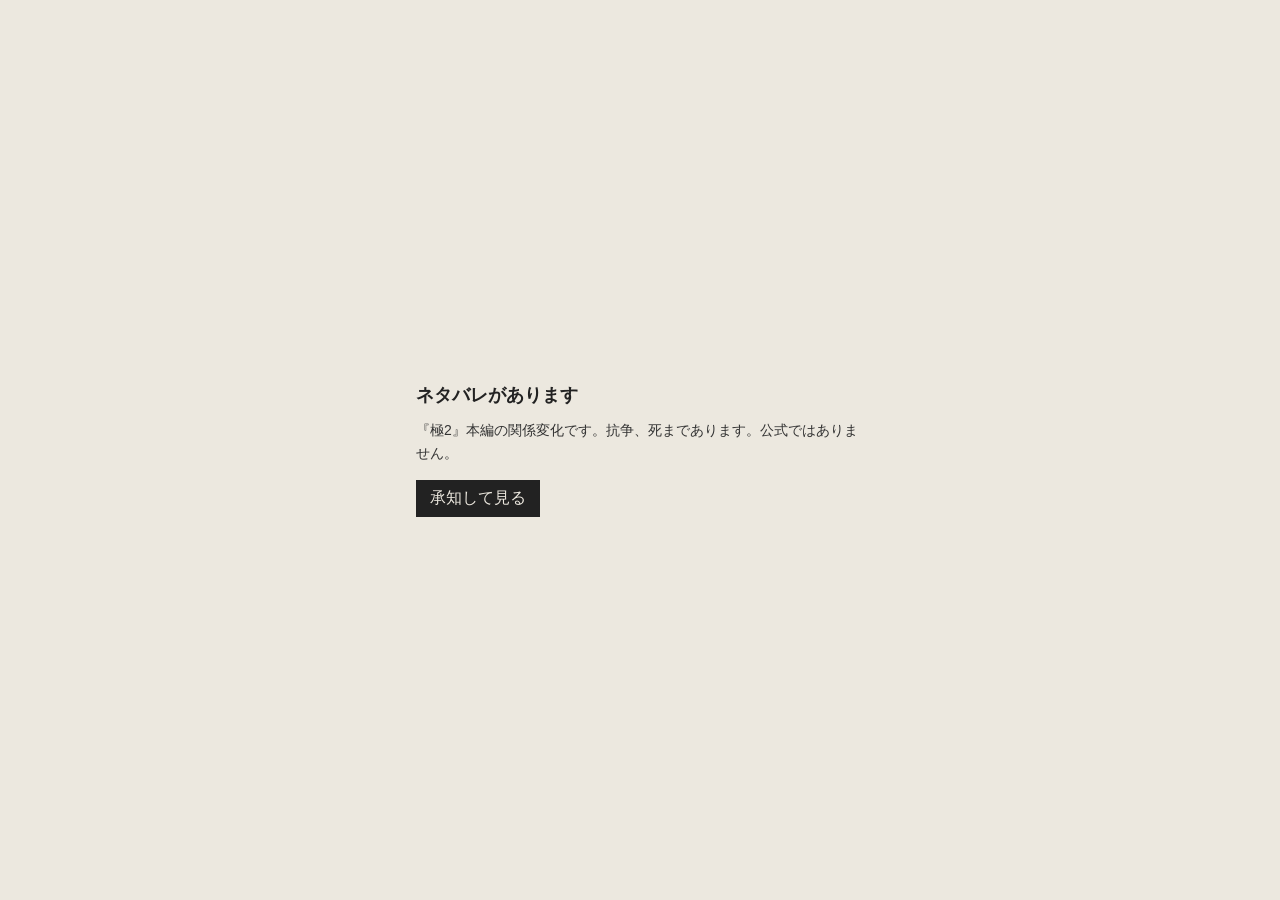
<file: graph/kiwami2/index.html>
<!doctype html>
<html lang="ja">
<head>
  <meta charset="utf-8"/>
  <meta name="robots" content="noindex"/>
  <meta name="viewport" content="width=device-width, initial-scale=1"/>
  <title>龍が如く 極2 関係図</title>
  <style>
    body { margin: 0; background: #ece8df; color: #222; font-family: "Yu Gothic", Meiryo, sans-serif; }
    header { padding: 16px 24px 8px; }
    h1 { font-size: 20px; font-weight: 600; margin: 0 0 8px; }
    .meta { font-size: 13px; color: #555; margin-bottom: 12px; }
    .meta a { color: inherit; }
    select, input[type=range] { width: min(960px, 100%); }
    .stage { padding: 0 24px 24px; }
    .caption { margin: 8px 0 4px; font-size: 14px; min-height: 2.4em; }
    .cast { font-size: 14px; line-height: 2; color: #333; margin: 0 0 12px; }
    .frame { background: #f4f1ea; border: 1px solid #d4cfc3; }
    ruby { ruby-position: over; }
    ruby rt { font-size: 0.55em; font-weight: 400; color: #555; }
    #gate {
      position: fixed; inset: 0; background: #ece8df; z-index: 2;
      display: flex; align-items: center; justify-content: center; padding: 24px;
    }
    #gate .box { max-width: 28rem; }
    #gate h2 { font-size: 18px; font-weight: 600; margin: 0 0 12px; }
    #gate p { font-size: 14px; line-height: 1.6; margin: 0 0 16px; color: #333; }
    #gate button {
      font: inherit; padding: 8px 14px; background: #222; color: #ece8df; border: 0; cursor: pointer;
    }
    #app.hidden { display: none; }
  </style>
</head>
<body>
  <div id="gate">
    <div class="box">
      <h2>ネタバレがあります</h2>
      <p>『極2』本編の関係変化です。抗争、死まであります。公式ではありません。</p>
      <button type="button" id="enter">承知して見る</button>
    </div>
  </div>
  <div id="app" class="hidden">
  <header>
    <p class="meta"><a href="../../index.html">入口へ</a> · <a href="../index.html">作品の図</a></p>
    <h1>龍が如く 極2 関係図</h1>
    <div class="meta">イベント8件。主要な関係の手引き。映像時刻はこれから足します。一度きりの相手は消える。緑は近づき、赤は対立、破線は混在または死。</div>
    <select id="pick"><option value="0">01 桐生は東城会を離れようとするが、大吾の危機で動く</option>
<option value="1">02 寺田が襲撃され、東城会と近江連合の抗争が始まる</option>
<option value="2">03 狭山が桐生の捜査に関わり、距離が縮まる</option>
<option value="3">04 郷田龍司が、桐生を自分の対戦相手と認める</option>
<option value="4">05 真島が、極2でも桐生の前に現れる</option>
<option value="5">06 寺田の立場が、東城会の外の事情と結びつく</option>
<option value="6">07 屋上の決着のあと、龍司はもう立たない</option>
<option value="7">08 抗争のあと、桐生は遥のいる日常へ戻ろうとする</option></select>
    <div style="margin-top:8px"><input id="slider" type="range" min="0" max="7" value="0"/></div>
    <div class="caption" id="caption"></div>
    <div class="cast" id="cast"></div>
  </header>
  <div class="stage">
    <div class="frame" id="frame"></div>
  </div>
  </div>
  <script>
    const svgs = ["<svg xmlns=\"http://www.w3.org/2000/svg\" viewBox=\"0 0 1040 620\" width=\"1040\" height=\"620\">\n<rect width=\"1040\" height=\"620\" fill=\"#f4f1ea\"/>\n<text x=\"24\" y=\"24\" font-family=\"Yu Gothic, Meiryo, sans-serif\" font-size=\"15\" fill=\"#1c1c1c\">龍が如く 極2 関係図</text>\n<text x=\"24\" y=\"42\" font-family=\"Yu Gothic, Meiryo, sans-serif\" font-size=\"12\" fill=\"#555\">k2-e001  桐生は東城会を離れようとするが、大吾の危機で動く</text>\n<text x=\"180.0\" y=\"12.0\" text-anchor=\"middle\" font-family=\"Yu Gothic, Meiryo, sans-serif\" font-size=\"8\" fill=\"#888\">とうじょうかい</text>\n<text x=\"180.0\" y=\"22.0\" text-anchor=\"middle\" font-family=\"Yu Gothic, Meiryo, sans-serif\" font-size=\"11\" fill=\"#888\">東城会</text>\n<line x1=\"180\" y1=\"80\" x2=\"180\" y2=\"240\" stroke=\"#2f6f4e\" stroke-width=\"1.8\"/>\n<text x=\"162.0\" y=\"156.0\" text-anchor=\"middle\" font-family=\"Yu Gothic, Meiryo, sans-serif\" font-size=\"11\" fill=\"#2f6f4e\">大吾を支える</text>\n<rect x=\"132.0\" y=\"56.0\" width=\"96\" height=\"50\" rx=\"3\" fill=\"#ece7dc\" stroke=\"#222\"/>\n<text x=\"165.5\" y=\"78.0\" text-anchor=\"middle\" font-family=\"Yu Gothic, Meiryo, sans-serif\" font-size=\"9\" fill=\"#555\">どうじま</text>\n<text x=\"165.5\" y=\"90.0\" text-anchor=\"middle\" font-family=\"Yu Gothic, Meiryo, sans-serif\" font-size=\"13\" fill=\"#1c1c1c\">堂島</text>\n<text x=\"198.1\" y=\"78.0\" text-anchor=\"middle\" font-family=\"Yu Gothic, Meiryo, sans-serif\" font-size=\"9\" fill=\"#555\">だいご</text>\n<text x=\"198.1\" y=\"90.0\" text-anchor=\"middle\" font-family=\"Yu Gothic, Meiryo, sans-serif\" font-size=\"13\" fill=\"#1c1c1c\">大吾</text>\n<rect x=\"132.0\" y=\"216.0\" width=\"96\" height=\"50\" rx=\"3\" fill=\"#ece7dc\" stroke=\"#222\"/>\n<text x=\"165.5\" y=\"238.0\" text-anchor=\"middle\" font-family=\"Yu Gothic, Meiryo, sans-serif\" font-size=\"9\" fill=\"#555\">きりゅう</text>\n<text x=\"165.5\" y=\"250.0\" text-anchor=\"middle\" font-family=\"Yu Gothic, Meiryo, sans-serif\" font-size=\"13\" fill=\"#1c1c1c\">桐生</text>\n<text x=\"198.1\" y=\"238.0\" text-anchor=\"middle\" font-family=\"Yu Gothic, Meiryo, sans-serif\" font-size=\"9\" fill=\"#555\">かずま</text>\n<text x=\"198.1\" y=\"250.0\" text-anchor=\"middle\" font-family=\"Yu Gothic, Meiryo, sans-serif\" font-size=\"13\" fill=\"#1c1c1c\">一馬</text>\n<text x=\"800\" y=\"600\" font-family=\"Yu Gothic, Meiryo, sans-serif\" font-size=\"11\" fill=\"#777\">緑 plus　赤 minus　破線 mixed/death</text>\n</svg>",
"<svg xmlns=\"http://www.w3.org/2000/svg\" viewBox=\"0 0 1040 620\" width=\"1040\" height=\"620\">\n<rect width=\"1040\" height=\"620\" fill=\"#f4f1ea\"/>\n<text x=\"24\" y=\"24\" font-family=\"Yu Gothic, Meiryo, sans-serif\" font-size=\"15\" fill=\"#1c1c1c\">龍が如く 極2 関係図</text>\n<text x=\"24\" y=\"42\" font-family=\"Yu Gothic, Meiryo, sans-serif\" font-size=\"12\" fill=\"#555\">k2-e002  寺田が襲撃され、東城会と近江連合の抗争が始まる</text>\n<text x=\"180.0\" y=\"12.0\" text-anchor=\"middle\" font-family=\"Yu Gothic, Meiryo, sans-serif\" font-size=\"8\" fill=\"#888\">とうじょうかい</text>\n<text x=\"180.0\" y=\"22.0\" text-anchor=\"middle\" font-family=\"Yu Gothic, Meiryo, sans-serif\" font-size=\"11\" fill=\"#888\">東城会</text>\n<line x1=\"180\" y1=\"80\" x2=\"180\" y2=\"240\" stroke=\"#2f6f4e\" stroke-width=\"1.8\"/>\n<text x=\"162.0\" y=\"156.0\" text-anchor=\"middle\" font-family=\"Yu Gothic, Meiryo, sans-serif\" font-size=\"11\" fill=\"#2f6f4e\">大吾を支える</text>\n<line x1=\"180\" y1=\"240\" x2=\"400\" y2=\"80\" stroke=\"#a33b3b\" stroke-width=\"2.4\"/>\n<text x=\"279.4\" y=\"144.7\" text-anchor=\"middle\" font-family=\"Yu Gothic, Meiryo, sans-serif\" font-size=\"11\" fill=\"#a33b3b\">寺田が撃たれる</text>\n<rect x=\"132.0\" y=\"56.0\" width=\"96\" height=\"50\" rx=\"3\" fill=\"#ece7dc\" stroke=\"#222\"/>\n<text x=\"165.5\" y=\"78.0\" text-anchor=\"middle\" font-family=\"Yu Gothic, Meiryo, sans-serif\" font-size=\"9\" fill=\"#555\">どうじま</text>\n<text x=\"165.5\" y=\"90.0\" text-anchor=\"middle\" font-family=\"Yu Gothic, Meiryo, sans-serif\" font-size=\"13\" fill=\"#1c1c1c\">堂島</text>\n<text x=\"198.1\" y=\"78.0\" text-anchor=\"middle\" font-family=\"Yu Gothic, Meiryo, sans-serif\" font-size=\"9\" fill=\"#555\">だいご</text>\n<text x=\"198.1\" y=\"90.0\" text-anchor=\"middle\" font-family=\"Yu Gothic, Meiryo, sans-serif\" font-size=\"13\" fill=\"#1c1c1c\">大吾</text>\n<rect x=\"352.0\" y=\"56.0\" width=\"96\" height=\"50\" rx=\"3\" fill=\"#ece7dc\" stroke=\"#222\"/>\n<text x=\"385.5\" y=\"78.0\" text-anchor=\"middle\" font-family=\"Yu Gothic, Meiryo, sans-serif\" font-size=\"9\" fill=\"#555\">てらだ</text>\n<text x=\"385.5\" y=\"90.0\" text-anchor=\"middle\" font-family=\"Yu Gothic, Meiryo, sans-serif\" font-size=\"13\" fill=\"#1c1c1c\">寺田</text>\n<text x=\"414.5\" y=\"78.0\" text-anchor=\"middle\" font-family=\"Yu Gothic, Meiryo, sans-serif\" font-size=\"9\" fill=\"#555\">ゆきお</text>\n<text x=\"414.5\" y=\"90.0\" text-anchor=\"middle\" font-family=\"Yu Gothic, Meiryo, sans-serif\" font-size=\"13\" fill=\"#1c1c1c\">行雄</text>\n<rect x=\"132.0\" y=\"216.0\" width=\"96\" height=\"50\" rx=\"3\" fill=\"#ece7dc\" stroke=\"#222\"/>\n<text x=\"165.5\" y=\"238.0\" text-anchor=\"middle\" font-family=\"Yu Gothic, Meiryo, sans-serif\" font-size=\"9\" fill=\"#555\">きりゅう</text>\n<text x=\"165.5\" y=\"250.0\" text-anchor=\"middle\" font-family=\"Yu Gothic, Meiryo, sans-serif\" font-size=\"13\" fill=\"#1c1c1c\">桐生</text>\n<text x=\"198.1\" y=\"238.0\" text-anchor=\"middle\" font-family=\"Yu Gothic, Meiryo, sans-serif\" font-size=\"9\" fill=\"#555\">かずま</text>\n<text x=\"198.1\" y=\"250.0\" text-anchor=\"middle\" font-family=\"Yu Gothic, Meiryo, sans-serif\" font-size=\"13\" fill=\"#1c1c1c\">一馬</text>\n<text x=\"800\" y=\"600\" font-family=\"Yu Gothic, Meiryo, sans-serif\" font-size=\"11\" fill=\"#777\">緑 plus　赤 minus　破線 mixed/death</text>\n</svg>",
"<svg xmlns=\"http://www.w3.org/2000/svg\" viewBox=\"0 0 1040 620\" width=\"1040\" height=\"620\">\n<rect width=\"1040\" height=\"620\" fill=\"#f4f1ea\"/>\n<text x=\"24\" y=\"24\" font-family=\"Yu Gothic, Meiryo, sans-serif\" font-size=\"15\" fill=\"#1c1c1c\">龍が如く 極2 関係図</text>\n<text x=\"24\" y=\"42\" font-family=\"Yu Gothic, Meiryo, sans-serif\" font-size=\"12\" fill=\"#555\">k2-e003  狭山が桐生の捜査に関わり、距離が縮まる</text>\n<text x=\"180.0\" y=\"12.0\" text-anchor=\"middle\" font-family=\"Yu Gothic, Meiryo, sans-serif\" font-size=\"8\" fill=\"#888\">とうじょうかい</text>\n<text x=\"180.0\" y=\"22.0\" text-anchor=\"middle\" font-family=\"Yu Gothic, Meiryo, sans-serif\" font-size=\"11\" fill=\"#888\">東城会</text>\n<line x1=\"180\" y1=\"80\" x2=\"180\" y2=\"240\" stroke=\"#2f6f4e\" stroke-width=\"1.8\"/>\n<text x=\"162.0\" y=\"156.0\" text-anchor=\"middle\" font-family=\"Yu Gothic, Meiryo, sans-serif\" font-size=\"11\" fill=\"#2f6f4e\">大吾を支える</text>\n<line x1=\"180\" y1=\"240\" x2=\"400\" y2=\"80\" stroke=\"#a33b3b\" stroke-width=\"2.4\"/>\n<text x=\"279.4\" y=\"144.7\" text-anchor=\"middle\" font-family=\"Yu Gothic, Meiryo, sans-serif\" font-size=\"11\" fill=\"#a33b3b\">寺田が撃たれる</text>\n<line x1=\"400\" y1=\"240\" x2=\"180\" y2=\"240\" stroke=\"#2f6f4e\" stroke-width=\"1.8\"/>\n<text x=\"290.0\" y=\"222.0\" text-anchor=\"middle\" font-family=\"Yu Gothic, Meiryo, sans-serif\" font-size=\"11\" fill=\"#2f6f4e\">共に追う</text>\n<rect x=\"132.0\" y=\"56.0\" width=\"96\" height=\"50\" rx=\"3\" fill=\"#ece7dc\" stroke=\"#222\"/>\n<text x=\"165.5\" y=\"78.0\" text-anchor=\"middle\" font-family=\"Yu Gothic, Meiryo, sans-serif\" font-size=\"9\" fill=\"#555\">どうじま</text>\n<text x=\"165.5\" y=\"90.0\" text-anchor=\"middle\" font-family=\"Yu Gothic, Meiryo, sans-serif\" font-size=\"13\" fill=\"#1c1c1c\">堂島</text>\n<text x=\"198.1\" y=\"78.0\" text-anchor=\"middle\" font-family=\"Yu Gothic, Meiryo, sans-serif\" font-size=\"9\" fill=\"#555\">だいご</text>\n<text x=\"198.1\" y=\"90.0\" text-anchor=\"middle\" font-family=\"Yu Gothic, Meiryo, sans-serif\" font-size=\"13\" fill=\"#1c1c1c\">大吾</text>\n<rect x=\"352.0\" y=\"56.0\" width=\"96\" height=\"50\" rx=\"3\" fill=\"#ece7dc\" stroke=\"#222\"/>\n<text x=\"385.5\" y=\"78.0\" text-anchor=\"middle\" font-family=\"Yu Gothic, Meiryo, sans-serif\" font-size=\"9\" fill=\"#555\">てらだ</text>\n<text x=\"385.5\" y=\"90.0\" text-anchor=\"middle\" font-family=\"Yu Gothic, Meiryo, sans-serif\" font-size=\"13\" fill=\"#1c1c1c\">寺田</text>\n<text x=\"414.5\" y=\"78.0\" text-anchor=\"middle\" font-family=\"Yu Gothic, Meiryo, sans-serif\" font-size=\"9\" fill=\"#555\">ゆきお</text>\n<text x=\"414.5\" y=\"90.0\" text-anchor=\"middle\" font-family=\"Yu Gothic, Meiryo, sans-serif\" font-size=\"13\" fill=\"#1c1c1c\">行雄</text>\n<rect x=\"132.0\" y=\"216.0\" width=\"96\" height=\"50\" rx=\"3\" fill=\"#ece7dc\" stroke=\"#222\"/>\n<text x=\"165.5\" y=\"238.0\" text-anchor=\"middle\" font-family=\"Yu Gothic, Meiryo, sans-serif\" font-size=\"9\" fill=\"#555\">きりゅう</text>\n<text x=\"165.5\" y=\"250.0\" text-anchor=\"middle\" font-family=\"Yu Gothic, Meiryo, sans-serif\" font-size=\"13\" fill=\"#1c1c1c\">桐生</text>\n<text x=\"198.1\" y=\"238.0\" text-anchor=\"middle\" font-family=\"Yu Gothic, Meiryo, sans-serif\" font-size=\"9\" fill=\"#555\">かずま</text>\n<text x=\"198.1\" y=\"250.0\" text-anchor=\"middle\" font-family=\"Yu Gothic, Meiryo, sans-serif\" font-size=\"13\" fill=\"#1c1c1c\">一馬</text>\n<rect x=\"352.0\" y=\"216.0\" width=\"96\" height=\"50\" rx=\"3\" fill=\"#ece7dc\" stroke=\"#222\"/>\n<text x=\"386.1\" y=\"238.0\" text-anchor=\"middle\" font-family=\"Yu Gothic, Meiryo, sans-serif\" font-size=\"9\" fill=\"#555\">さやま</text>\n<text x=\"386.1\" y=\"250.0\" text-anchor=\"middle\" font-family=\"Yu Gothic, Meiryo, sans-serif\" font-size=\"13\" fill=\"#1c1c1c\">狭山</text>\n<text x=\"414.5\" y=\"238.0\" text-anchor=\"middle\" font-family=\"Yu Gothic, Meiryo, sans-serif\" font-size=\"9\" fill=\"#555\">かおる</text>\n<text x=\"414.5\" y=\"250.0\" text-anchor=\"middle\" font-family=\"Yu Gothic, Meiryo, sans-serif\" font-size=\"13\" fill=\"#1c1c1c\">薫</text>\n<text x=\"800\" y=\"600\" font-family=\"Yu Gothic, Meiryo, sans-serif\" font-size=\"11\" fill=\"#777\">緑 plus　赤 minus　破線 mixed/death</text>\n</svg>",
"<svg xmlns=\"http://www.w3.org/2000/svg\" viewBox=\"0 0 1040 620\" width=\"1040\" height=\"620\">\n<rect width=\"1040\" height=\"620\" fill=\"#f4f1ea\"/>\n<text x=\"24\" y=\"24\" font-family=\"Yu Gothic, Meiryo, sans-serif\" font-size=\"15\" fill=\"#1c1c1c\">龍が如く 極2 関係図</text>\n<text x=\"24\" y=\"42\" font-family=\"Yu Gothic, Meiryo, sans-serif\" font-size=\"12\" fill=\"#555\">k2-e004  郷田龍司が、桐生を自分の対戦相手と認める</text>\n<text x=\"180.0\" y=\"12.0\" text-anchor=\"middle\" font-family=\"Yu Gothic, Meiryo, sans-serif\" font-size=\"8\" fill=\"#888\">とうじょうかい</text>\n<text x=\"180.0\" y=\"22.0\" text-anchor=\"middle\" font-family=\"Yu Gothic, Meiryo, sans-serif\" font-size=\"11\" fill=\"#888\">東城会</text>\n<text x=\"640.0\" y=\"12.0\" text-anchor=\"middle\" font-family=\"Yu Gothic, Meiryo, sans-serif\" font-size=\"8\" fill=\"#888\">おうみ</text>\n<text x=\"640.0\" y=\"22.0\" text-anchor=\"middle\" font-family=\"Yu Gothic, Meiryo, sans-serif\" font-size=\"11\" fill=\"#888\">近江</text>\n<line x1=\"180\" y1=\"80\" x2=\"180\" y2=\"240\" stroke=\"#2f6f4e\" stroke-width=\"1.8\"/>\n<text x=\"162.0\" y=\"156.0\" text-anchor=\"middle\" font-family=\"Yu Gothic, Meiryo, sans-serif\" font-size=\"11\" fill=\"#2f6f4e\">大吾を支える</text>\n<line x1=\"180\" y1=\"240\" x2=\"400\" y2=\"80\" stroke=\"#a33b3b\" stroke-width=\"2.4\"/>\n<text x=\"279.4\" y=\"144.7\" text-anchor=\"middle\" font-family=\"Yu Gothic, Meiryo, sans-serif\" font-size=\"11\" fill=\"#a33b3b\">寺田が撃たれる</text>\n<line x1=\"400\" y1=\"240\" x2=\"180\" y2=\"240\" stroke=\"#2f6f4e\" stroke-width=\"1.8\"/>\n<text x=\"290.0\" y=\"222.0\" text-anchor=\"middle\" font-family=\"Yu Gothic, Meiryo, sans-serif\" font-size=\"11\" fill=\"#2f6f4e\">共に追う</text>\n<line x1=\"180\" y1=\"240\" x2=\"640\" y2=\"80\" stroke=\"#a33b3b\" stroke-width=\"2.4\"/>\n<text x=\"404.1\" y=\"142.8\" text-anchor=\"middle\" font-family=\"Yu Gothic, Meiryo, sans-serif\" font-size=\"11\" fill=\"#a33b3b\">直接対決</text>\n<rect x=\"132.0\" y=\"56.0\" width=\"96\" height=\"50\" rx=\"3\" fill=\"#ece7dc\" stroke=\"#222\"/>\n<text x=\"165.5\" y=\"78.0\" text-anchor=\"middle\" font-family=\"Yu Gothic, Meiryo, sans-serif\" font-size=\"9\" fill=\"#555\">どうじま</text>\n<text x=\"165.5\" y=\"90.0\" text-anchor=\"middle\" font-family=\"Yu Gothic, Meiryo, sans-serif\" font-size=\"13\" fill=\"#1c1c1c\">堂島</text>\n<text x=\"198.1\" y=\"78.0\" text-anchor=\"middle\" font-family=\"Yu Gothic, Meiryo, sans-serif\" font-size=\"9\" fill=\"#555\">だいご</text>\n<text x=\"198.1\" y=\"90.0\" text-anchor=\"middle\" font-family=\"Yu Gothic, Meiryo, sans-serif\" font-size=\"13\" fill=\"#1c1c1c\">大吾</text>\n<rect x=\"352.0\" y=\"56.0\" width=\"96\" height=\"50\" rx=\"3\" fill=\"#ece7dc\" stroke=\"#222\"/>\n<text x=\"385.5\" y=\"78.0\" text-anchor=\"middle\" font-family=\"Yu Gothic, Meiryo, sans-serif\" font-size=\"9\" fill=\"#555\">てらだ</text>\n<text x=\"385.5\" y=\"90.0\" text-anchor=\"middle\" font-family=\"Yu Gothic, Meiryo, sans-serif\" font-size=\"13\" fill=\"#1c1c1c\">寺田</text>\n<text x=\"414.5\" y=\"78.0\" text-anchor=\"middle\" font-family=\"Yu Gothic, Meiryo, sans-serif\" font-size=\"9\" fill=\"#555\">ゆきお</text>\n<text x=\"414.5\" y=\"90.0\" text-anchor=\"middle\" font-family=\"Yu Gothic, Meiryo, sans-serif\" font-size=\"13\" fill=\"#1c1c1c\">行雄</text>\n<rect x=\"592.0\" y=\"56.0\" width=\"96\" height=\"50\" rx=\"3\" fill=\"#ece7dc\" stroke=\"#222\"/>\n<text x=\"621.9\" y=\"78.0\" text-anchor=\"middle\" font-family=\"Yu Gothic, Meiryo, sans-serif\" font-size=\"9\" fill=\"#555\">ごうだ</text>\n<text x=\"621.9\" y=\"90.0\" text-anchor=\"middle\" font-family=\"Yu Gothic, Meiryo, sans-serif\" font-size=\"13\" fill=\"#1c1c1c\">郷田</text>\n<text x=\"654.5\" y=\"78.0\" text-anchor=\"middle\" font-family=\"Yu Gothic, Meiryo, sans-serif\" font-size=\"9\" fill=\"#555\">りゅうじ</text>\n<text x=\"654.5\" y=\"90.0\" text-anchor=\"middle\" font-family=\"Yu Gothic, Meiryo, sans-serif\" font-size=\"13\" fill=\"#1c1c1c\">龍司</text>\n<rect x=\"132.0\" y=\"216.0\" width=\"96\" height=\"50\" rx=\"3\" fill=\"#ece7dc\" stroke=\"#222\"/>\n<text x=\"165.5\" y=\"238.0\" text-anchor=\"middle\" font-family=\"Yu Gothic, Meiryo, sans-serif\" font-size=\"9\" fill=\"#555\">きりゅう</text>\n<text x=\"165.5\" y=\"250.0\" text-anchor=\"middle\" font-family=\"Yu Gothic, Meiryo, sans-serif\" font-size=\"13\" fill=\"#1c1c1c\">桐生</text>\n<text x=\"198.1\" y=\"238.0\" text-anchor=\"middle\" font-family=\"Yu Gothic, Meiryo, sans-serif\" font-size=\"9\" fill=\"#555\">かずま</text>\n<text x=\"198.1\" y=\"250.0\" text-anchor=\"middle\" font-family=\"Yu Gothic, Meiryo, sans-serif\" font-size=\"13\" fill=\"#1c1c1c\">一馬</text>\n<rect x=\"352.0\" y=\"216.0\" width=\"96\" height=\"50\" rx=\"3\" fill=\"#ece7dc\" stroke=\"#222\"/>\n<text x=\"386.1\" y=\"238.0\" text-anchor=\"middle\" font-family=\"Yu Gothic, Meiryo, sans-serif\" font-size=\"9\" fill=\"#555\">さやま</text>\n<text x=\"386.1\" y=\"250.0\" text-anchor=\"middle\" font-family=\"Yu Gothic, Meiryo, sans-serif\" font-size=\"13\" fill=\"#1c1c1c\">狭山</text>\n<text x=\"414.5\" y=\"238.0\" text-anchor=\"middle\" font-family=\"Yu Gothic, Meiryo, sans-serif\" font-size=\"9\" fill=\"#555\">かおる</text>\n<text x=\"414.5\" y=\"250.0\" text-anchor=\"middle\" font-family=\"Yu Gothic, Meiryo, sans-serif\" font-size=\"13\" fill=\"#1c1c1c\">薫</text>\n<text x=\"800\" y=\"600\" font-family=\"Yu Gothic, Meiryo, sans-serif\" font-size=\"11\" fill=\"#777\">緑 plus　赤 minus　破線 mixed/death</text>\n</svg>",
"<svg xmlns=\"http://www.w3.org/2000/svg\" viewBox=\"0 0 1040 620\" width=\"1040\" height=\"620\">\n<rect width=\"1040\" height=\"620\" fill=\"#f4f1ea\"/>\n<text x=\"24\" y=\"24\" font-family=\"Yu Gothic, Meiryo, sans-serif\" font-size=\"15\" fill=\"#1c1c1c\">龍が如く 極2 関係図</text>\n<text x=\"24\" y=\"42\" font-family=\"Yu Gothic, Meiryo, sans-serif\" font-size=\"12\" fill=\"#555\">k2-e005  真島が、極2でも桐生の前に現れる</text>\n<text x=\"180.0\" y=\"12.0\" text-anchor=\"middle\" font-family=\"Yu Gothic, Meiryo, sans-serif\" font-size=\"8\" fill=\"#888\">とうじょうかい</text>\n<text x=\"180.0\" y=\"22.0\" text-anchor=\"middle\" font-family=\"Yu Gothic, Meiryo, sans-serif\" font-size=\"11\" fill=\"#888\">東城会</text>\n<text x=\"640.0\" y=\"12.0\" text-anchor=\"middle\" font-family=\"Yu Gothic, Meiryo, sans-serif\" font-size=\"8\" fill=\"#888\">おうみ</text>\n<text x=\"640.0\" y=\"22.0\" text-anchor=\"middle\" font-family=\"Yu Gothic, Meiryo, sans-serif\" font-size=\"11\" fill=\"#888\">近江</text>\n<line x1=\"180\" y1=\"80\" x2=\"180\" y2=\"240\" stroke=\"#2f6f4e\" stroke-width=\"1.8\"/>\n<text x=\"162.0\" y=\"156.0\" text-anchor=\"middle\" font-family=\"Yu Gothic, Meiryo, sans-serif\" font-size=\"11\" fill=\"#2f6f4e\">大吾を支える</text>\n<line x1=\"180\" y1=\"240\" x2=\"400\" y2=\"80\" stroke=\"#a33b3b\" stroke-width=\"2.4\"/>\n<text x=\"279.4\" y=\"144.7\" text-anchor=\"middle\" font-family=\"Yu Gothic, Meiryo, sans-serif\" font-size=\"11\" fill=\"#a33b3b\">寺田が撃たれる</text>\n<line x1=\"400\" y1=\"240\" x2=\"180\" y2=\"240\" stroke=\"#2f6f4e\" stroke-width=\"1.8\"/>\n<text x=\"290.0\" y=\"222.0\" text-anchor=\"middle\" font-family=\"Yu Gothic, Meiryo, sans-serif\" font-size=\"11\" fill=\"#2f6f4e\">共に追う</text>\n<line x1=\"180\" y1=\"240\" x2=\"640\" y2=\"80\" stroke=\"#a33b3b\" stroke-width=\"2.4\"/>\n<text x=\"404.1\" y=\"142.8\" text-anchor=\"middle\" font-family=\"Yu Gothic, Meiryo, sans-serif\" font-size=\"11\" fill=\"#a33b3b\">直接対決</text>\n<line x1=\"180\" y1=\"240\" x2=\"640\" y2=\"240\" stroke=\"#8a6a22\" stroke-width=\"1.8\" stroke-dasharray='6 4'/>\n<text x=\"410.0\" y=\"222.0\" text-anchor=\"middle\" font-family=\"Yu Gothic, Meiryo, sans-serif\" font-size=\"11\" fill=\"#8a6a22\">また立ちはだかる</text>\n<rect x=\"132.0\" y=\"56.0\" width=\"96\" height=\"50\" rx=\"3\" fill=\"#ece7dc\" stroke=\"#222\"/>\n<text x=\"165.5\" y=\"78.0\" text-anchor=\"middle\" font-family=\"Yu Gothic, Meiryo, sans-serif\" font-size=\"9\" fill=\"#555\">どうじま</text>\n<text x=\"165.5\" y=\"90.0\" text-anchor=\"middle\" font-family=\"Yu Gothic, Meiryo, sans-serif\" font-size=\"13\" fill=\"#1c1c1c\">堂島</text>\n<text x=\"198.1\" y=\"78.0\" text-anchor=\"middle\" font-family=\"Yu Gothic, Meiryo, sans-serif\" font-size=\"9\" fill=\"#555\">だいご</text>\n<text x=\"198.1\" y=\"90.0\" text-anchor=\"middle\" font-family=\"Yu Gothic, Meiryo, sans-serif\" font-size=\"13\" fill=\"#1c1c1c\">大吾</text>\n<rect x=\"352.0\" y=\"56.0\" width=\"96\" height=\"50\" rx=\"3\" fill=\"#ece7dc\" stroke=\"#222\"/>\n<text x=\"385.5\" y=\"78.0\" text-anchor=\"middle\" font-family=\"Yu Gothic, Meiryo, sans-serif\" font-size=\"9\" fill=\"#555\">てらだ</text>\n<text x=\"385.5\" y=\"90.0\" text-anchor=\"middle\" font-family=\"Yu Gothic, Meiryo, sans-serif\" font-size=\"13\" fill=\"#1c1c1c\">寺田</text>\n<text x=\"414.5\" y=\"78.0\" text-anchor=\"middle\" font-family=\"Yu Gothic, Meiryo, sans-serif\" font-size=\"9\" fill=\"#555\">ゆきお</text>\n<text x=\"414.5\" y=\"90.0\" text-anchor=\"middle\" font-family=\"Yu Gothic, Meiryo, sans-serif\" font-size=\"13\" fill=\"#1c1c1c\">行雄</text>\n<rect x=\"592.0\" y=\"56.0\" width=\"96\" height=\"50\" rx=\"3\" fill=\"#ece7dc\" stroke=\"#222\"/>\n<text x=\"621.9\" y=\"78.0\" text-anchor=\"middle\" font-family=\"Yu Gothic, Meiryo, sans-serif\" font-size=\"9\" fill=\"#555\">ごうだ</text>\n<text x=\"621.9\" y=\"90.0\" text-anchor=\"middle\" font-family=\"Yu Gothic, Meiryo, sans-serif\" font-size=\"13\" fill=\"#1c1c1c\">郷田</text>\n<text x=\"654.5\" y=\"78.0\" text-anchor=\"middle\" font-family=\"Yu Gothic, Meiryo, sans-serif\" font-size=\"9\" fill=\"#555\">りゅうじ</text>\n<text x=\"654.5\" y=\"90.0\" text-anchor=\"middle\" font-family=\"Yu Gothic, Meiryo, sans-serif\" font-size=\"13\" fill=\"#1c1c1c\">龍司</text>\n<rect x=\"132.0\" y=\"216.0\" width=\"96\" height=\"50\" rx=\"3\" fill=\"#ece7dc\" stroke=\"#222\"/>\n<text x=\"165.5\" y=\"238.0\" text-anchor=\"middle\" font-family=\"Yu Gothic, Meiryo, sans-serif\" font-size=\"9\" fill=\"#555\">きりゅう</text>\n<text x=\"165.5\" y=\"250.0\" text-anchor=\"middle\" font-family=\"Yu Gothic, Meiryo, sans-serif\" font-size=\"13\" fill=\"#1c1c1c\">桐生</text>\n<text x=\"198.1\" y=\"238.0\" text-anchor=\"middle\" font-family=\"Yu Gothic, Meiryo, sans-serif\" font-size=\"9\" fill=\"#555\">かずま</text>\n<text x=\"198.1\" y=\"250.0\" text-anchor=\"middle\" font-family=\"Yu Gothic, Meiryo, sans-serif\" font-size=\"13\" fill=\"#1c1c1c\">一馬</text>\n<rect x=\"592.0\" y=\"216.0\" width=\"96\" height=\"50\" rx=\"3\" fill=\"#ece7dc\" stroke=\"#222\"/>\n<text x=\"625.5\" y=\"238.0\" text-anchor=\"middle\" font-family=\"Yu Gothic, Meiryo, sans-serif\" font-size=\"9\" fill=\"#555\">まじま</text>\n<text x=\"625.5\" y=\"250.0\" text-anchor=\"middle\" font-family=\"Yu Gothic, Meiryo, sans-serif\" font-size=\"13\" fill=\"#1c1c1c\">真島</text>\n<text x=\"654.5\" y=\"238.0\" text-anchor=\"middle\" font-family=\"Yu Gothic, Meiryo, sans-serif\" font-size=\"9\" fill=\"#555\">ごろう</text>\n<text x=\"654.5\" y=\"250.0\" text-anchor=\"middle\" font-family=\"Yu Gothic, Meiryo, sans-serif\" font-size=\"13\" fill=\"#1c1c1c\">吾朗</text>\n<rect x=\"352.0\" y=\"216.0\" width=\"96\" height=\"50\" rx=\"3\" fill=\"#ece7dc\" stroke=\"#222\"/>\n<text x=\"386.1\" y=\"238.0\" text-anchor=\"middle\" font-family=\"Yu Gothic, Meiryo, sans-serif\" font-size=\"9\" fill=\"#555\">さやま</text>\n<text x=\"386.1\" y=\"250.0\" text-anchor=\"middle\" font-family=\"Yu Gothic, Meiryo, sans-serif\" font-size=\"13\" fill=\"#1c1c1c\">狭山</text>\n<text x=\"414.5\" y=\"238.0\" text-anchor=\"middle\" font-family=\"Yu Gothic, Meiryo, sans-serif\" font-size=\"9\" fill=\"#555\">かおる</text>\n<text x=\"414.5\" y=\"250.0\" text-anchor=\"middle\" font-family=\"Yu Gothic, Meiryo, sans-serif\" font-size=\"13\" fill=\"#1c1c1c\">薫</text>\n<text x=\"800\" y=\"600\" font-family=\"Yu Gothic, Meiryo, sans-serif\" font-size=\"11\" fill=\"#777\">緑 plus　赤 minus　破線 mixed/death</text>\n</svg>",
"<svg xmlns=\"http://www.w3.org/2000/svg\" viewBox=\"0 0 1040 620\" width=\"1040\" height=\"620\">\n<rect width=\"1040\" height=\"620\" fill=\"#f4f1ea\"/>\n<text x=\"24\" y=\"24\" font-family=\"Yu Gothic, Meiryo, sans-serif\" font-size=\"15\" fill=\"#1c1c1c\">龍が如く 極2 関係図</text>\n<text x=\"24\" y=\"42\" font-family=\"Yu Gothic, Meiryo, sans-serif\" font-size=\"12\" fill=\"#555\">k2-e006  寺田の立場が、東城会の外の事情と結びつく</text>\n<text x=\"180.0\" y=\"12.0\" text-anchor=\"middle\" font-family=\"Yu Gothic, Meiryo, sans-serif\" font-size=\"8\" fill=\"#888\">とうじょうかい</text>\n<text x=\"180.0\" y=\"22.0\" text-anchor=\"middle\" font-family=\"Yu Gothic, Meiryo, sans-serif\" font-size=\"11\" fill=\"#888\">東城会</text>\n<text x=\"640.0\" y=\"12.0\" text-anchor=\"middle\" font-family=\"Yu Gothic, Meiryo, sans-serif\" font-size=\"8\" fill=\"#888\">おうみ</text>\n<text x=\"640.0\" y=\"22.0\" text-anchor=\"middle\" font-family=\"Yu Gothic, Meiryo, sans-serif\" font-size=\"11\" fill=\"#888\">近江</text>\n<line x1=\"180\" y1=\"80\" x2=\"180\" y2=\"240\" stroke=\"#2f6f4e\" stroke-width=\"1.8\"/>\n<text x=\"162.0\" y=\"156.0\" text-anchor=\"middle\" font-family=\"Yu Gothic, Meiryo, sans-serif\" font-size=\"11\" fill=\"#2f6f4e\">大吾を支える</text>\n<line x1=\"180\" y1=\"240\" x2=\"400\" y2=\"80\" stroke=\"#a33b3b\" stroke-width=\"2.4\"/>\n<text x=\"279.4\" y=\"144.7\" text-anchor=\"middle\" font-family=\"Yu Gothic, Meiryo, sans-serif\" font-size=\"11\" fill=\"#a33b3b\">寺田が撃たれる</text>\n<line x1=\"400\" y1=\"240\" x2=\"180\" y2=\"240\" stroke=\"#2f6f4e\" stroke-width=\"1.8\"/>\n<text x=\"290.0\" y=\"222.0\" text-anchor=\"middle\" font-family=\"Yu Gothic, Meiryo, sans-serif\" font-size=\"11\" fill=\"#2f6f4e\">共に追う</text>\n<line x1=\"180\" y1=\"240\" x2=\"640\" y2=\"80\" stroke=\"#a33b3b\" stroke-width=\"2.4\"/>\n<text x=\"404.1\" y=\"142.8\" text-anchor=\"middle\" font-family=\"Yu Gothic, Meiryo, sans-serif\" font-size=\"11\" fill=\"#a33b3b\">直接対決</text>\n<line x1=\"180\" y1=\"240\" x2=\"640\" y2=\"240\" stroke=\"#8a6a22\" stroke-width=\"1.8\" stroke-dasharray='6 4'/>\n<text x=\"410.0\" y=\"222.0\" text-anchor=\"middle\" font-family=\"Yu Gothic, Meiryo, sans-serif\" font-size=\"11\" fill=\"#8a6a22\">また立ちはだかる</text>\n<line x1=\"180\" y1=\"80\" x2=\"400\" y2=\"80\" stroke=\"#8a6a22\" stroke-width=\"1.8\" stroke-dasharray='6 4'/>\n<text x=\"290.0\" y=\"62.0\" text-anchor=\"middle\" font-family=\"Yu Gothic, Meiryo, sans-serif\" font-size=\"11\" fill=\"#8a6a22\">正体が割れる</text>\n<rect x=\"132.0\" y=\"56.0\" width=\"96\" height=\"50\" rx=\"3\" fill=\"#ece7dc\" stroke=\"#222\"/>\n<text x=\"165.5\" y=\"78.0\" text-anchor=\"middle\" font-family=\"Yu Gothic, Meiryo, sans-serif\" font-size=\"9\" fill=\"#555\">どうじま</text>\n<text x=\"165.5\" y=\"90.0\" text-anchor=\"middle\" font-family=\"Yu Gothic, Meiryo, sans-serif\" font-size=\"13\" fill=\"#1c1c1c\">堂島</text>\n<text x=\"198.1\" y=\"78.0\" text-anchor=\"middle\" font-family=\"Yu Gothic, Meiryo, sans-serif\" font-size=\"9\" fill=\"#555\">だいご</text>\n<text x=\"198.1\" y=\"90.0\" text-anchor=\"middle\" font-family=\"Yu Gothic, Meiryo, sans-serif\" font-size=\"13\" fill=\"#1c1c1c\">大吾</text>\n<rect x=\"352.0\" y=\"56.0\" width=\"96\" height=\"50\" rx=\"3\" fill=\"#ece7dc\" stroke=\"#222\"/>\n<text x=\"385.5\" y=\"78.0\" text-anchor=\"middle\" font-family=\"Yu Gothic, Meiryo, sans-serif\" font-size=\"9\" fill=\"#555\">てらだ</text>\n<text x=\"385.5\" y=\"90.0\" text-anchor=\"middle\" font-family=\"Yu Gothic, Meiryo, sans-serif\" font-size=\"13\" fill=\"#1c1c1c\">寺田</text>\n<text x=\"414.5\" y=\"78.0\" text-anchor=\"middle\" font-family=\"Yu Gothic, Meiryo, sans-serif\" font-size=\"9\" fill=\"#555\">ゆきお</text>\n<text x=\"414.5\" y=\"90.0\" text-anchor=\"middle\" font-family=\"Yu Gothic, Meiryo, sans-serif\" font-size=\"13\" fill=\"#1c1c1c\">行雄</text>\n<rect x=\"592.0\" y=\"56.0\" width=\"96\" height=\"50\" rx=\"3\" fill=\"#ece7dc\" stroke=\"#222\"/>\n<text x=\"621.9\" y=\"78.0\" text-anchor=\"middle\" font-family=\"Yu Gothic, Meiryo, sans-serif\" font-size=\"9\" fill=\"#555\">ごうだ</text>\n<text x=\"621.9\" y=\"90.0\" text-anchor=\"middle\" font-family=\"Yu Gothic, Meiryo, sans-serif\" font-size=\"13\" fill=\"#1c1c1c\">郷田</text>\n<text x=\"654.5\" y=\"78.0\" text-anchor=\"middle\" font-family=\"Yu Gothic, Meiryo, sans-serif\" font-size=\"9\" fill=\"#555\">りゅうじ</text>\n<text x=\"654.5\" y=\"90.0\" text-anchor=\"middle\" font-family=\"Yu Gothic, Meiryo, sans-serif\" font-size=\"13\" fill=\"#1c1c1c\">龍司</text>\n<rect x=\"132.0\" y=\"216.0\" width=\"96\" height=\"50\" rx=\"3\" fill=\"#ece7dc\" stroke=\"#222\"/>\n<text x=\"165.5\" y=\"238.0\" text-anchor=\"middle\" font-family=\"Yu Gothic, Meiryo, sans-serif\" font-size=\"9\" fill=\"#555\">きりゅう</text>\n<text x=\"165.5\" y=\"250.0\" text-anchor=\"middle\" font-family=\"Yu Gothic, Meiryo, sans-serif\" font-size=\"13\" fill=\"#1c1c1c\">桐生</text>\n<text x=\"198.1\" y=\"238.0\" text-anchor=\"middle\" font-family=\"Yu Gothic, Meiryo, sans-serif\" font-size=\"9\" fill=\"#555\">かずま</text>\n<text x=\"198.1\" y=\"250.0\" text-anchor=\"middle\" font-family=\"Yu Gothic, Meiryo, sans-serif\" font-size=\"13\" fill=\"#1c1c1c\">一馬</text>\n<rect x=\"592.0\" y=\"216.0\" width=\"96\" height=\"50\" rx=\"3\" fill=\"#ece7dc\" stroke=\"#222\"/>\n<text x=\"625.5\" y=\"238.0\" text-anchor=\"middle\" font-family=\"Yu Gothic, Meiryo, sans-serif\" font-size=\"9\" fill=\"#555\">まじま</text>\n<text x=\"625.5\" y=\"250.0\" text-anchor=\"middle\" font-family=\"Yu Gothic, Meiryo, sans-serif\" font-size=\"13\" fill=\"#1c1c1c\">真島</text>\n<text x=\"654.5\" y=\"238.0\" text-anchor=\"middle\" font-family=\"Yu Gothic, Meiryo, sans-serif\" font-size=\"9\" fill=\"#555\">ごろう</text>\n<text x=\"654.5\" y=\"250.0\" text-anchor=\"middle\" font-family=\"Yu Gothic, Meiryo, sans-serif\" font-size=\"13\" fill=\"#1c1c1c\">吾朗</text>\n<rect x=\"352.0\" y=\"216.0\" width=\"96\" height=\"50\" rx=\"3\" fill=\"#ece7dc\" stroke=\"#222\"/>\n<text x=\"386.1\" y=\"238.0\" text-anchor=\"middle\" font-family=\"Yu Gothic, Meiryo, sans-serif\" font-size=\"9\" fill=\"#555\">さやま</text>\n<text x=\"386.1\" y=\"250.0\" text-anchor=\"middle\" font-family=\"Yu Gothic, Meiryo, sans-serif\" font-size=\"13\" fill=\"#1c1c1c\">狭山</text>\n<text x=\"414.5\" y=\"238.0\" text-anchor=\"middle\" font-family=\"Yu Gothic, Meiryo, sans-serif\" font-size=\"9\" fill=\"#555\">かおる</text>\n<text x=\"414.5\" y=\"250.0\" text-anchor=\"middle\" font-family=\"Yu Gothic, Meiryo, sans-serif\" font-size=\"13\" fill=\"#1c1c1c\">薫</text>\n<text x=\"800\" y=\"600\" font-family=\"Yu Gothic, Meiryo, sans-serif\" font-size=\"11\" fill=\"#777\">緑 plus　赤 minus　破線 mixed/death</text>\n</svg>",
"<svg xmlns=\"http://www.w3.org/2000/svg\" viewBox=\"0 0 1040 620\" width=\"1040\" height=\"620\">\n<rect width=\"1040\" height=\"620\" fill=\"#f4f1ea\"/>\n<text x=\"24\" y=\"24\" font-family=\"Yu Gothic, Meiryo, sans-serif\" font-size=\"15\" fill=\"#1c1c1c\">龍が如く 極2 関係図</text>\n<text x=\"24\" y=\"42\" font-family=\"Yu Gothic, Meiryo, sans-serif\" font-size=\"12\" fill=\"#555\">k2-e007  屋上の決着のあと、龍司はもう立たない</text>\n<text x=\"180.0\" y=\"12.0\" text-anchor=\"middle\" font-family=\"Yu Gothic, Meiryo, sans-serif\" font-size=\"8\" fill=\"#888\">とうじょうかい</text>\n<text x=\"180.0\" y=\"22.0\" text-anchor=\"middle\" font-family=\"Yu Gothic, Meiryo, sans-serif\" font-size=\"11\" fill=\"#888\">東城会</text>\n<text x=\"640.0\" y=\"12.0\" text-anchor=\"middle\" font-family=\"Yu Gothic, Meiryo, sans-serif\" font-size=\"8\" fill=\"#888\">おうみ</text>\n<text x=\"640.0\" y=\"22.0\" text-anchor=\"middle\" font-family=\"Yu Gothic, Meiryo, sans-serif\" font-size=\"11\" fill=\"#888\">近江</text>\n<line x1=\"180\" y1=\"80\" x2=\"180\" y2=\"240\" stroke=\"#2f6f4e\" stroke-width=\"1.8\"/>\n<text x=\"162.0\" y=\"156.0\" text-anchor=\"middle\" font-family=\"Yu Gothic, Meiryo, sans-serif\" font-size=\"11\" fill=\"#2f6f4e\">大吾を支える</text>\n<line x1=\"180\" y1=\"240\" x2=\"400\" y2=\"80\" stroke=\"#a33b3b\" stroke-width=\"2.4\"/>\n<text x=\"279.4\" y=\"144.7\" text-anchor=\"middle\" font-family=\"Yu Gothic, Meiryo, sans-serif\" font-size=\"11\" fill=\"#a33b3b\">寺田が撃たれる</text>\n<line x1=\"400\" y1=\"240\" x2=\"180\" y2=\"240\" stroke=\"#2f6f4e\" stroke-width=\"1.8\"/>\n<text x=\"290.0\" y=\"222.0\" text-anchor=\"middle\" font-family=\"Yu Gothic, Meiryo, sans-serif\" font-size=\"11\" fill=\"#2f6f4e\">共に追う</text>\n<line x1=\"180\" y1=\"240\" x2=\"640\" y2=\"80\" stroke=\"#5c1f1f\" stroke-width=\"2.4\" stroke-dasharray='6 4'/>\n<text x=\"404.1\" y=\"142.8\" text-anchor=\"middle\" font-family=\"Yu Gothic, Meiryo, sans-serif\" font-size=\"11\" fill=\"#5c1f1f\">龍司は倒れる</text>\n<line x1=\"180\" y1=\"240\" x2=\"640\" y2=\"240\" stroke=\"#8a6a22\" stroke-width=\"1.8\" stroke-dasharray='6 4'/>\n<text x=\"410.0\" y=\"222.0\" text-anchor=\"middle\" font-family=\"Yu Gothic, Meiryo, sans-serif\" font-size=\"11\" fill=\"#8a6a22\">また立ちはだかる</text>\n<line x1=\"180\" y1=\"80\" x2=\"400\" y2=\"80\" stroke=\"#8a6a22\" stroke-width=\"1.8\" stroke-dasharray='6 4'/>\n<text x=\"290.0\" y=\"62.0\" text-anchor=\"middle\" font-family=\"Yu Gothic, Meiryo, sans-serif\" font-size=\"11\" fill=\"#8a6a22\">正体が割れる</text>\n<rect x=\"132.0\" y=\"56.0\" width=\"96\" height=\"50\" rx=\"3\" fill=\"#ece7dc\" stroke=\"#222\"/>\n<text x=\"165.5\" y=\"78.0\" text-anchor=\"middle\" font-family=\"Yu Gothic, Meiryo, sans-serif\" font-size=\"9\" fill=\"#555\">どうじま</text>\n<text x=\"165.5\" y=\"90.0\" text-anchor=\"middle\" font-family=\"Yu Gothic, Meiryo, sans-serif\" font-size=\"13\" fill=\"#1c1c1c\">堂島</text>\n<text x=\"198.1\" y=\"78.0\" text-anchor=\"middle\" font-family=\"Yu Gothic, Meiryo, sans-serif\" font-size=\"9\" fill=\"#555\">だいご</text>\n<text x=\"198.1\" y=\"90.0\" text-anchor=\"middle\" font-family=\"Yu Gothic, Meiryo, sans-serif\" font-size=\"13\" fill=\"#1c1c1c\">大吾</text>\n<rect x=\"352.0\" y=\"56.0\" width=\"96\" height=\"50\" rx=\"3\" fill=\"#ece7dc\" stroke=\"#222\"/>\n<text x=\"385.5\" y=\"78.0\" text-anchor=\"middle\" font-family=\"Yu Gothic, Meiryo, sans-serif\" font-size=\"9\" fill=\"#555\">てらだ</text>\n<text x=\"385.5\" y=\"90.0\" text-anchor=\"middle\" font-family=\"Yu Gothic, Meiryo, sans-serif\" font-size=\"13\" fill=\"#1c1c1c\">寺田</text>\n<text x=\"414.5\" y=\"78.0\" text-anchor=\"middle\" font-family=\"Yu Gothic, Meiryo, sans-serif\" font-size=\"9\" fill=\"#555\">ゆきお</text>\n<text x=\"414.5\" y=\"90.0\" text-anchor=\"middle\" font-family=\"Yu Gothic, Meiryo, sans-serif\" font-size=\"13\" fill=\"#1c1c1c\">行雄</text>\n<rect x=\"580.0\" y=\"56.0\" width=\"120\" height=\"50\" rx=\"3\" fill=\"#d9d3c7\" stroke=\"#888\"/>\n<text x=\"600.9\" y=\"78.0\" text-anchor=\"middle\" font-family=\"Yu Gothic, Meiryo, sans-serif\" font-size=\"9\" fill=\"#555\">ごうだ</text>\n<text x=\"600.9\" y=\"90.0\" text-anchor=\"middle\" font-family=\"Yu Gothic, Meiryo, sans-serif\" font-size=\"13\" fill=\"#1c1c1c\">郷田</text>\n<text x=\"633.5\" y=\"78.0\" text-anchor=\"middle\" font-family=\"Yu Gothic, Meiryo, sans-serif\" font-size=\"9\" fill=\"#555\">りゅうじ</text>\n<text x=\"633.5\" y=\"90.0\" text-anchor=\"middle\" font-family=\"Yu Gothic, Meiryo, sans-serif\" font-size=\"13\" fill=\"#1c1c1c\">龍司</text>\n<text x=\"672.6\" y=\"90.0\" text-anchor=\"middle\" font-family=\"Yu Gothic, Meiryo, sans-serif\" font-size=\"13\" fill=\"#1c1c1c\">（故）</text>\n<rect x=\"132.0\" y=\"216.0\" width=\"96\" height=\"50\" rx=\"3\" fill=\"#ece7dc\" stroke=\"#222\"/>\n<text x=\"165.5\" y=\"238.0\" text-anchor=\"middle\" font-family=\"Yu Gothic, Meiryo, sans-serif\" font-size=\"9\" fill=\"#555\">きりゅう</text>\n<text x=\"165.5\" y=\"250.0\" text-anchor=\"middle\" font-family=\"Yu Gothic, Meiryo, sans-serif\" font-size=\"13\" fill=\"#1c1c1c\">桐生</text>\n<text x=\"198.1\" y=\"238.0\" text-anchor=\"middle\" font-family=\"Yu Gothic, Meiryo, sans-serif\" font-size=\"9\" fill=\"#555\">かずま</text>\n<text x=\"198.1\" y=\"250.0\" text-anchor=\"middle\" font-family=\"Yu Gothic, Meiryo, sans-serif\" font-size=\"13\" fill=\"#1c1c1c\">一馬</text>\n<rect x=\"592.0\" y=\"216.0\" width=\"96\" height=\"50\" rx=\"3\" fill=\"#ece7dc\" stroke=\"#222\"/>\n<text x=\"625.5\" y=\"238.0\" text-anchor=\"middle\" font-family=\"Yu Gothic, Meiryo, sans-serif\" font-size=\"9\" fill=\"#555\">まじま</text>\n<text x=\"625.5\" y=\"250.0\" text-anchor=\"middle\" font-family=\"Yu Gothic, Meiryo, sans-serif\" font-size=\"13\" fill=\"#1c1c1c\">真島</text>\n<text x=\"654.5\" y=\"238.0\" text-anchor=\"middle\" font-family=\"Yu Gothic, Meiryo, sans-serif\" font-size=\"9\" fill=\"#555\">ごろう</text>\n<text x=\"654.5\" y=\"250.0\" text-anchor=\"middle\" font-family=\"Yu Gothic, Meiryo, sans-serif\" font-size=\"13\" fill=\"#1c1c1c\">吾朗</text>\n<rect x=\"352.0\" y=\"216.0\" width=\"96\" height=\"50\" rx=\"3\" fill=\"#ece7dc\" stroke=\"#222\"/>\n<text x=\"386.1\" y=\"238.0\" text-anchor=\"middle\" font-family=\"Yu Gothic, Meiryo, sans-serif\" font-size=\"9\" fill=\"#555\">さやま</text>\n<text x=\"386.1\" y=\"250.0\" text-anchor=\"middle\" font-family=\"Yu Gothic, Meiryo, sans-serif\" font-size=\"13\" fill=\"#1c1c1c\">狭山</text>\n<text x=\"414.5\" y=\"238.0\" text-anchor=\"middle\" font-family=\"Yu Gothic, Meiryo, sans-serif\" font-size=\"9\" fill=\"#555\">かおる</text>\n<text x=\"414.5\" y=\"250.0\" text-anchor=\"middle\" font-family=\"Yu Gothic, Meiryo, sans-serif\" font-size=\"13\" fill=\"#1c1c1c\">薫</text>\n<text x=\"800\" y=\"600\" font-family=\"Yu Gothic, Meiryo, sans-serif\" font-size=\"11\" fill=\"#777\">緑 plus　赤 minus　破線 mixed/death</text>\n</svg>",
"<svg xmlns=\"http://www.w3.org/2000/svg\" viewBox=\"0 0 1040 620\" width=\"1040\" height=\"620\">\n<rect width=\"1040\" height=\"620\" fill=\"#f4f1ea\"/>\n<text x=\"24\" y=\"24\" font-family=\"Yu Gothic, Meiryo, sans-serif\" font-size=\"15\" fill=\"#1c1c1c\">龍が如く 極2 関係図</text>\n<text x=\"24\" y=\"42\" font-family=\"Yu Gothic, Meiryo, sans-serif\" font-size=\"12\" fill=\"#555\">k2-e008  抗争のあと、桐生は遥のいる日常へ戻ろうとする</text>\n<text x=\"180.0\" y=\"12.0\" text-anchor=\"middle\" font-family=\"Yu Gothic, Meiryo, sans-serif\" font-size=\"8\" fill=\"#888\">とうじょうかい</text>\n<text x=\"180.0\" y=\"22.0\" text-anchor=\"middle\" font-family=\"Yu Gothic, Meiryo, sans-serif\" font-size=\"11\" fill=\"#888\">東城会</text>\n<text x=\"640.0\" y=\"12.0\" text-anchor=\"middle\" font-family=\"Yu Gothic, Meiryo, sans-serif\" font-size=\"8\" fill=\"#888\">おうみ</text>\n<text x=\"640.0\" y=\"22.0\" text-anchor=\"middle\" font-family=\"Yu Gothic, Meiryo, sans-serif\" font-size=\"11\" fill=\"#888\">近江</text>\n<line x1=\"180\" y1=\"80\" x2=\"180\" y2=\"240\" stroke=\"#2f6f4e\" stroke-width=\"1.8\"/>\n<text x=\"162.0\" y=\"156.0\" text-anchor=\"middle\" font-family=\"Yu Gothic, Meiryo, sans-serif\" font-size=\"11\" fill=\"#2f6f4e\">大吾を支える</text>\n<line x1=\"180\" y1=\"240\" x2=\"400\" y2=\"80\" stroke=\"#a33b3b\" stroke-width=\"2.4\"/>\n<text x=\"279.4\" y=\"144.7\" text-anchor=\"middle\" font-family=\"Yu Gothic, Meiryo, sans-serif\" font-size=\"11\" fill=\"#a33b3b\">寺田が撃たれる</text>\n<line x1=\"400\" y1=\"240\" x2=\"180\" y2=\"240\" stroke=\"#2f6f4e\" stroke-width=\"1.8\"/>\n<text x=\"290.0\" y=\"222.0\" text-anchor=\"middle\" font-family=\"Yu Gothic, Meiryo, sans-serif\" font-size=\"11\" fill=\"#2f6f4e\">共に追う</text>\n<line x1=\"180\" y1=\"240\" x2=\"640\" y2=\"80\" stroke=\"#5c1f1f\" stroke-width=\"2.4\" stroke-dasharray='6 4'/>\n<text x=\"404.1\" y=\"142.8\" text-anchor=\"middle\" font-family=\"Yu Gothic, Meiryo, sans-serif\" font-size=\"11\" fill=\"#5c1f1f\">龍司は倒れる</text>\n<line x1=\"180\" y1=\"240\" x2=\"640\" y2=\"240\" stroke=\"#8a6a22\" stroke-width=\"1.8\" stroke-dasharray='6 4'/>\n<text x=\"410.0\" y=\"222.0\" text-anchor=\"middle\" font-family=\"Yu Gothic, Meiryo, sans-serif\" font-size=\"11\" fill=\"#8a6a22\">また立ちはだかる</text>\n<line x1=\"180\" y1=\"80\" x2=\"400\" y2=\"80\" stroke=\"#8a6a22\" stroke-width=\"1.8\" stroke-dasharray='6 4'/>\n<text x=\"290.0\" y=\"62.0\" text-anchor=\"middle\" font-family=\"Yu Gothic, Meiryo, sans-serif\" font-size=\"11\" fill=\"#8a6a22\">正体が割れる</text>\n<line x1=\"180\" y1=\"400\" x2=\"180\" y2=\"240\" stroke=\"#2f6f4e\" stroke-width=\"1.8\"/>\n<text x=\"198.0\" y=\"316.0\" text-anchor=\"middle\" font-family=\"Yu Gothic, Meiryo, sans-serif\" font-size=\"11\" fill=\"#2f6f4e\">また日常へ</text>\n<rect x=\"132.0\" y=\"56.0\" width=\"96\" height=\"50\" rx=\"3\" fill=\"#ece7dc\" stroke=\"#222\"/>\n<text x=\"165.5\" y=\"78.0\" text-anchor=\"middle\" font-family=\"Yu Gothic, Meiryo, sans-serif\" font-size=\"9\" fill=\"#555\">どうじま</text>\n<text x=\"165.5\" y=\"90.0\" text-anchor=\"middle\" font-family=\"Yu Gothic, Meiryo, sans-serif\" font-size=\"13\" fill=\"#1c1c1c\">堂島</text>\n<text x=\"198.1\" y=\"78.0\" text-anchor=\"middle\" font-family=\"Yu Gothic, Meiryo, sans-serif\" font-size=\"9\" fill=\"#555\">だいご</text>\n<text x=\"198.1\" y=\"90.0\" text-anchor=\"middle\" font-family=\"Yu Gothic, Meiryo, sans-serif\" font-size=\"13\" fill=\"#1c1c1c\">大吾</text>\n<rect x=\"352.0\" y=\"56.0\" width=\"96\" height=\"50\" rx=\"3\" fill=\"#ece7dc\" stroke=\"#222\"/>\n<text x=\"385.5\" y=\"78.0\" text-anchor=\"middle\" font-family=\"Yu Gothic, Meiryo, sans-serif\" font-size=\"9\" fill=\"#555\">てらだ</text>\n<text x=\"385.5\" y=\"90.0\" text-anchor=\"middle\" font-family=\"Yu Gothic, Meiryo, sans-serif\" font-size=\"13\" fill=\"#1c1c1c\">寺田</text>\n<text x=\"414.5\" y=\"78.0\" text-anchor=\"middle\" font-family=\"Yu Gothic, Meiryo, sans-serif\" font-size=\"9\" fill=\"#555\">ゆきお</text>\n<text x=\"414.5\" y=\"90.0\" text-anchor=\"middle\" font-family=\"Yu Gothic, Meiryo, sans-serif\" font-size=\"13\" fill=\"#1c1c1c\">行雄</text>\n<rect x=\"580.0\" y=\"56.0\" width=\"120\" height=\"50\" rx=\"3\" fill=\"#d9d3c7\" stroke=\"#888\"/>\n<text x=\"600.9\" y=\"78.0\" text-anchor=\"middle\" font-family=\"Yu Gothic, Meiryo, sans-serif\" font-size=\"9\" fill=\"#555\">ごうだ</text>\n<text x=\"600.9\" y=\"90.0\" text-anchor=\"middle\" font-family=\"Yu Gothic, Meiryo, sans-serif\" font-size=\"13\" fill=\"#1c1c1c\">郷田</text>\n<text x=\"633.5\" y=\"78.0\" text-anchor=\"middle\" font-family=\"Yu Gothic, Meiryo, sans-serif\" font-size=\"9\" fill=\"#555\">りゅうじ</text>\n<text x=\"633.5\" y=\"90.0\" text-anchor=\"middle\" font-family=\"Yu Gothic, Meiryo, sans-serif\" font-size=\"13\" fill=\"#1c1c1c\">龍司</text>\n<text x=\"672.6\" y=\"90.0\" text-anchor=\"middle\" font-family=\"Yu Gothic, Meiryo, sans-serif\" font-size=\"13\" fill=\"#1c1c1c\">（故）</text>\n<rect x=\"132.0\" y=\"216.0\" width=\"96\" height=\"50\" rx=\"3\" fill=\"#ece7dc\" stroke=\"#222\"/>\n<text x=\"165.5\" y=\"238.0\" text-anchor=\"middle\" font-family=\"Yu Gothic, Meiryo, sans-serif\" font-size=\"9\" fill=\"#555\">きりゅう</text>\n<text x=\"165.5\" y=\"250.0\" text-anchor=\"middle\" font-family=\"Yu Gothic, Meiryo, sans-serif\" font-size=\"13\" fill=\"#1c1c1c\">桐生</text>\n<text x=\"198.1\" y=\"238.0\" text-anchor=\"middle\" font-family=\"Yu Gothic, Meiryo, sans-serif\" font-size=\"9\" fill=\"#555\">かずま</text>\n<text x=\"198.1\" y=\"250.0\" text-anchor=\"middle\" font-family=\"Yu Gothic, Meiryo, sans-serif\" font-size=\"13\" fill=\"#1c1c1c\">一馬</text>\n<rect x=\"592.0\" y=\"216.0\" width=\"96\" height=\"50\" rx=\"3\" fill=\"#ece7dc\" stroke=\"#222\"/>\n<text x=\"625.5\" y=\"238.0\" text-anchor=\"middle\" font-family=\"Yu Gothic, Meiryo, sans-serif\" font-size=\"9\" fill=\"#555\">まじま</text>\n<text x=\"625.5\" y=\"250.0\" text-anchor=\"middle\" font-family=\"Yu Gothic, Meiryo, sans-serif\" font-size=\"13\" fill=\"#1c1c1c\">真島</text>\n<text x=\"654.5\" y=\"238.0\" text-anchor=\"middle\" font-family=\"Yu Gothic, Meiryo, sans-serif\" font-size=\"9\" fill=\"#555\">ごろう</text>\n<text x=\"654.5\" y=\"250.0\" text-anchor=\"middle\" font-family=\"Yu Gothic, Meiryo, sans-serif\" font-size=\"13\" fill=\"#1c1c1c\">吾朗</text>\n<rect x=\"352.0\" y=\"216.0\" width=\"96\" height=\"50\" rx=\"3\" fill=\"#ece7dc\" stroke=\"#222\"/>\n<text x=\"386.1\" y=\"238.0\" text-anchor=\"middle\" font-family=\"Yu Gothic, Meiryo, sans-serif\" font-size=\"9\" fill=\"#555\">さやま</text>\n<text x=\"386.1\" y=\"250.0\" text-anchor=\"middle\" font-family=\"Yu Gothic, Meiryo, sans-serif\" font-size=\"13\" fill=\"#1c1c1c\">狭山</text>\n<text x=\"414.5\" y=\"238.0\" text-anchor=\"middle\" font-family=\"Yu Gothic, Meiryo, sans-serif\" font-size=\"9\" fill=\"#555\">かおる</text>\n<text x=\"414.5\" y=\"250.0\" text-anchor=\"middle\" font-family=\"Yu Gothic, Meiryo, sans-serif\" font-size=\"13\" fill=\"#1c1c1c\">薫</text>\n<rect x=\"132.0\" y=\"376.0\" width=\"96\" height=\"50\" rx=\"3\" fill=\"#ece7dc\" stroke=\"#222\"/>\n<text x=\"166.1\" y=\"398.0\" text-anchor=\"middle\" font-family=\"Yu Gothic, Meiryo, sans-serif\" font-size=\"9\" fill=\"#555\">さわむら</text>\n<text x=\"166.1\" y=\"410.0\" text-anchor=\"middle\" font-family=\"Yu Gothic, Meiryo, sans-serif\" font-size=\"13\" fill=\"#1c1c1c\">澤村</text>\n<text x=\"198.1\" y=\"398.0\" text-anchor=\"middle\" font-family=\"Yu Gothic, Meiryo, sans-serif\" font-size=\"9\" fill=\"#555\">はるか</text>\n<text x=\"198.1\" y=\"410.0\" text-anchor=\"middle\" font-family=\"Yu Gothic, Meiryo, sans-serif\" font-size=\"13\" fill=\"#1c1c1c\">遥</text>\n<text x=\"800\" y=\"600\" font-family=\"Yu Gothic, Meiryo, sans-serif\" font-size=\"11\" fill=\"#777\">緑 plus　赤 minus　破線 mixed/death</text>\n</svg>"];
    const captions = ["k2-e001 / 序盤 / <ruby>桐生<rt>きりゅう</rt></ruby>は<ruby>東城会<rt>とうじょうかい</rt></ruby>を離れようとするが、<ruby>大吾<rt>だいご</rt></ruby>の危機で動く / ",
"k2-e002 / 序盤 / <ruby>寺田<rt>てらだ</rt></ruby>が襲撃され、<ruby>東城会<rt>とうじょうかい</rt></ruby>と近江連合の抗争が始まる / ",
"k2-e003 / 中盤 / 狭山が<ruby>桐生<rt>きりゅう</rt></ruby>の捜査に関わり、距離が縮まる / ",
"k2-e004 / 中盤 / <ruby>郷田龍司<rt>ごうだ りゅうじ</rt></ruby>が、<ruby>桐生<rt>きりゅう</rt></ruby>を自分の対戦相手と認める / ",
"k2-e005 / 中盤 / <ruby>真島<rt>まじま</rt></ruby>が、極2でも<ruby>桐生<rt>きりゅう</rt></ruby>の前に現れる / ",
"k2-e006 / 終盤 / <ruby>寺田<rt>てらだ</rt></ruby>の立場が、<ruby>東城会<rt>とうじょうかい</rt></ruby>の外の事情と結びつく / ",
"k2-e007 / 終章 / 屋上の決着のあと、<ruby>龍司<rt>りゅうじ</rt></ruby>はもう立たない / ",
"k2-e008 / 終章 / 抗争のあと、<ruby>桐生<rt>きりゅう</rt></ruby>は<ruby>遥<rt>はるか</rt></ruby>のいる日常へ戻ろうとする / "];
    const casts = ["<ruby>堂島大吾<rt>どうじま だいご</rt></ruby>　<ruby>桐生一馬<rt>きりゅう かずま</rt></ruby>",
"<ruby>堂島大吾<rt>どうじま だいご</rt></ruby>　<ruby>寺田行雄<rt>てらだ ゆきお</rt></ruby>　<ruby>桐生一馬<rt>きりゅう かずま</rt></ruby>",
"<ruby>堂島大吾<rt>どうじま だいご</rt></ruby>　<ruby>寺田行雄<rt>てらだ ゆきお</rt></ruby>　<ruby>桐生一馬<rt>きりゅう かずま</rt></ruby>　<ruby>狭山薫<rt>さやま かおる</rt></ruby>",
"<ruby>堂島大吾<rt>どうじま だいご</rt></ruby>　<ruby>寺田行雄<rt>てらだ ゆきお</rt></ruby>　<ruby>郷田龍司<rt>ごうだ りゅうじ</rt></ruby>　<ruby>桐生一馬<rt>きりゅう かずま</rt></ruby>　<ruby>狭山薫<rt>さやま かおる</rt></ruby>",
"<ruby>堂島大吾<rt>どうじま だいご</rt></ruby>　<ruby>寺田行雄<rt>てらだ ゆきお</rt></ruby>　<ruby>郷田龍司<rt>ごうだ りゅうじ</rt></ruby>　<ruby>桐生一馬<rt>きりゅう かずま</rt></ruby>　<ruby>真島吾朗<rt>まじま ごろう</rt></ruby>　<ruby>狭山薫<rt>さやま かおる</rt></ruby>",
"<ruby>堂島大吾<rt>どうじま だいご</rt></ruby>　<ruby>寺田行雄<rt>てらだ ゆきお</rt></ruby>　<ruby>郷田龍司<rt>ごうだ りゅうじ</rt></ruby>　<ruby>桐生一馬<rt>きりゅう かずま</rt></ruby>　<ruby>真島吾朗<rt>まじま ごろう</rt></ruby>　<ruby>狭山薫<rt>さやま かおる</rt></ruby>",
"<ruby>堂島大吾<rt>どうじま だいご</rt></ruby>　<ruby>寺田行雄<rt>てらだ ゆきお</rt></ruby>　<ruby>郷田龍司<rt>ごうだ りゅうじ</rt></ruby>　<ruby>桐生一馬<rt>きりゅう かずま</rt></ruby>　<ruby>真島吾朗<rt>まじま ごろう</rt></ruby>　<ruby>狭山薫<rt>さやま かおる</rt></ruby>",
"<ruby>堂島大吾<rt>どうじま だいご</rt></ruby>　<ruby>寺田行雄<rt>てらだ ゆきお</rt></ruby>　<ruby>郷田龍司<rt>ごうだ りゅうじ</rt></ruby>　<ruby>桐生一馬<rt>きりゅう かずま</rt></ruby>　<ruby>真島吾朗<rt>まじま ごろう</rt></ruby>　<ruby>狭山薫<rt>さやま かおる</rt></ruby>　<ruby>澤村遥<rt>さわむら はるか</rt></ruby>"];
    const pick = document.getElementById("pick");
    const slider = document.getElementById("slider");
    const frame = document.getElementById("frame");
    const caption = document.getElementById("caption");
    const cast = document.getElementById("cast");
    function show(i) {
      i = Number(i);
      frame.innerHTML = svgs[i];
      caption.innerHTML = captions[i];
      cast.innerHTML = casts[i];
      pick.value = String(i);
      slider.value = String(i);
    }
    pick.addEventListener("change", () => show(pick.value));
    slider.addEventListener("input", () => show(slider.value));
    document.getElementById("enter").addEventListener("click", () => {
      document.getElementById("gate").remove();
      document.getElementById("app").classList.remove("hidden");
      show(0);
    });
  </script>
</body>
</html>
</file>
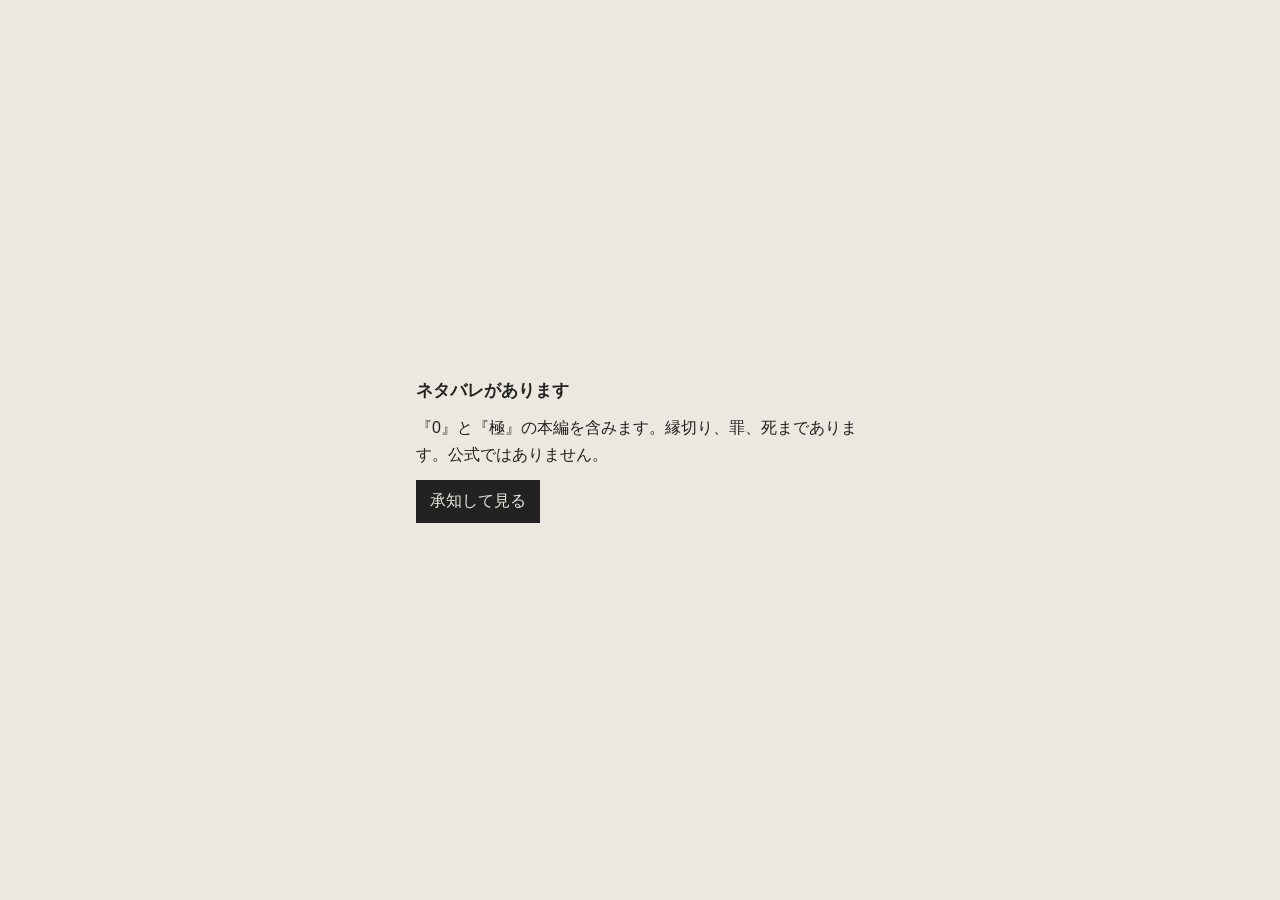
<file: line/kiryu-nishiki.html>
<!doctype html>
<html lang="ja">
<head>
  <meta charset="utf-8"/>
  <meta name="viewport" content="width=device-width, initial-scale=1"/>
  <title>桐生と錦（ネタバレ）</title>
  <meta name="robots" content="noindex"/>
  <link rel="stylesheet" href="../style.css"/>
</head>
<body>

  <div id="gate">
    <div class="box">
      <h2>ネタバレがあります</h2>
      <p>『0』と『極』の本編を含みます。縁切り、罪、死まであります。公式ではありません。</p>
      <button type="button" id="enter">承知して見る</button>
    </div>
  </div>
  <div id="app" class="hidden">
  <header>
    <p class="lead">関係図 · 公式ではありません</p>
    <nav>
      <a href="../index.html">入口</a>
      <a href="../line/kiryu-nishiki.html"><ruby>桐生<rt>きりゅう</rt></ruby>と<ruby>錦<rt>にしき</rt></ruby></a>
      <a href="../line/majima-makoto.html"><ruby>真島<rt>まじま</rt></ruby>と<ruby>マコト<rt>まこと</rt></ruby></a>
      <a href="../graph/index.html">作品の図</a>
      <a href="../nenpyo/index.html">年表</a>
      
    </nav>
  </header>

    <main>
      <h1><ruby>桐生<rt>きりゅう</rt></ruby>と<ruby>錦<rt>にしき</rt></ruby></h1>
      <p class="lead">縁切りの一言だけ先に出す。なぜ、撃てなかった男が切る側に回り、その先で罪を被るのか。</p>
      <ol class="beats">
<li><strong>再会</strong><div class="meta">0</div>待ち合わせ。遅れたのは桐生のほうだった。関係は、まだ信頼のまま。<br/>「とりあえず飲みに行こうぜ　久々にオールで付き合えよな」<br/><a href="https://youtube.com/shorts/E1gJlMTUD2E" rel="noopener">映像を見る</a></li>
<li><strong>組抜けを止める</strong><div class="meta">0</div>風間を守るため、桐生は組を抜けようとする。錦は止める。まだ同じ側に引き戻す。<br/>「車回してくれ錦」<br/><a href="https://youtube.com/shorts/UOzA9k5k9DM" rel="noopener">映像を見る</a></li>
<li><strong>関係ない</strong><div class="meta">0</div>阿波野の前で、錦は他人を装う。切れ始めたのではなく、守るための他人。<br/>「錦山関係ねー」<br/><a href="https://youtube.com/shorts/sYcrhDPI1aM" rel="noopener">映像を見る</a></li>
<li><strong>最後の救出</strong><div class="meta">0</div>公には他人だった二人が、ここで最後に助ける。<br/>「これがお前を助けてやれる最後だ」<br/><a href="https://youtube.com/shorts/uOYvkqCcMNI" rel="noopener">映像を見る</a></li>
<li><strong>ひと思いに</strong><div class="meta">0</div>助けた直後に、銃を向ける。助けることと、殺すことが同じ口から出る。<br/>「ひと思いに死なせてやれる　今俺にできんのは　それくらいしか……！」<br/><a href="https://youtube.com/shorts/gn50lT9rke4" rel="noopener">映像を見る</a></li>
<li><strong>撃てない</strong><div class="meta">0</div>跪く。殺す寸前から、崩れる。<br/>「やっぱり俺は　お前と一緒じゃなきゃ駄目だ……」<br/><a href="https://youtube.com/shorts/3Zfi6inL_go" rel="noopener">映像を見る</a></li>
<li><strong>兄弟の縁切り</strong><div class="meta">0</div>桐生が、今日限り縁を切る。表の決別。<br/>「こっから先　お前は二度と　俺に関わるな」<br/><a href="https://youtube.com/shorts/xfXX7uInNZE" rel="noopener">映像を見る</a></li>
<li><strong>堂島組復帰</strong><div class="meta">0</div>縁は切った。それでも錦は、堂島組復帰を止める。<br/>「堂島組に復帰したって　マジか？」<br/><a href="https://youtube.com/shorts/E1p8taDEeB0" rel="noopener">映像を見る</a></li>
<li><strong>並んで歩く</strong><div class="meta">0</div>切ったあとも、二人は並ぶ。『0』はここで、信頼は残る。<br/>「一生来てろ」<br/><a href="https://youtube.com/shorts/-Z7ANj3he5g" rel="noopener">映像を見る</a></li>
<li><strong>控えろ錦</strong><div class="meta">極</div>極のセレナ。まだ同じ店に座っている。控えろ、錦。<br/>「控えろ錦」<br/><a href="https://youtube.com/shorts/MLv4Fxxzi5c" rel="noopener">映像を見る</a></li>
<li><strong>一人で助けに</strong><div class="meta">極</div>堂島が由美をさらう。錦が先に走る。<br/>「錦が一人で由美を助けに」<br/><a href="https://youtube.com/shorts/JYnKy58A6fc" rel="noopener">映像を見る</a></li>
<li><strong>撃っちまった</strong><div class="meta">極</div>錦が撃つ。桐生は逃げろと言う。切った男が、罪を被る。<br/>「撃っちまったんだ」<br/><a href="https://youtube.com/shorts/IsTmloK_KKg" rel="noopener">映像を見る</a></li>
<li><strong>誰かをかばってる</strong><div class="meta">極</div>伊達は、誰かをかばっていると言う。公には桐生がやった。<br/>「誰かをかばってるんです」<br/><a href="https://youtube.com/shorts/xZVPdoFzT6g" rel="noopener">映像を見る</a></li>
<li><strong>昔の人じゃない</strong><div class="meta">極</div>10年後。真司が言う。錦は、もう昔のあの人ではない。<br/>「錦のおじきはもう昔のあの人じゃなくなっちまったんです」</li>
<li><strong>10年ぶりだ</strong><div class="meta">極</div>10年ぶりに飲む。まだ兄弟と呼ぶ。この直後、切る。<br/>「久しぶりだな」</li>
<li><strong>今日限り兄弟じゃねえ</strong><div class="meta">極</div>『0』では桐生が切った。ここでは錦が切る。もう一度一緒にやりたかった。<br/>「もう一度一緒にやりたかった」<br/><a href="https://youtube.com/shorts/y6WE4fHy5mo" rel="noopener">映像を見る</a></li>
<li><strong>決着をつけよう</strong><div class="meta">極</div>10年前には戻れない。決着をつけよう。<br/>「だから決着をつけよう」</li>
<li><strong>もうみんないない</strong><div class="meta">極</div>由美も錦も、風間も。もうみんないない。<br/>「ユミも錦も風間のおやっさんも」</li>
      </ol>
      <p>『0』では並んで歩いた。極では、由美も錦も、もういない。切れなかった線の行き先が、ここまで。</p>
    </main>
    <footer>映像の正本は切り抜きパック。公式ではありません。</footer>
  </div>
  <script>
    document.getElementById("enter").addEventListener("click", () => {
      document.getElementById("gate").remove();
      document.getElementById("app").classList.remove("hidden");
    });
  </script>

</body>
</html>
</file>
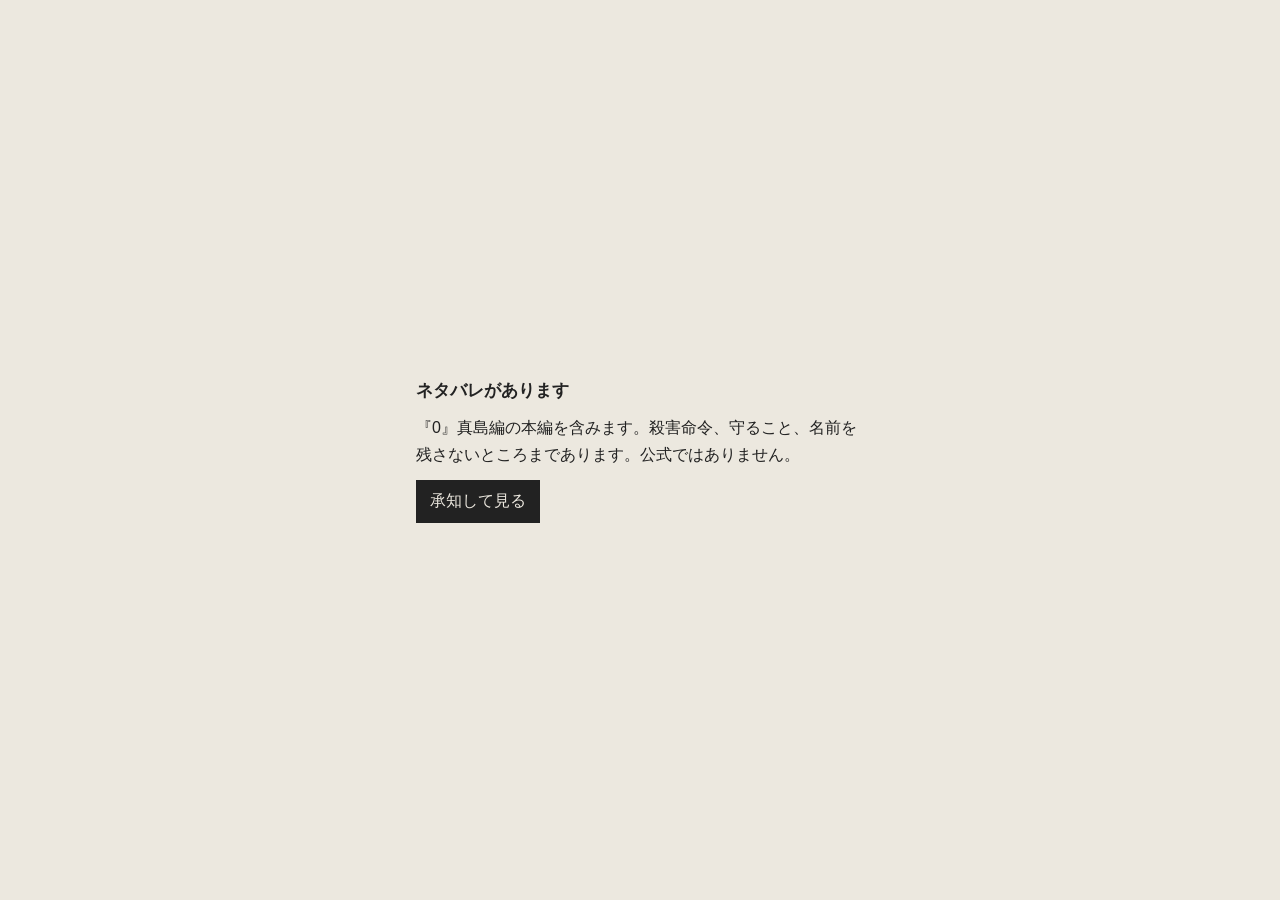
<file: line/majima-makoto.html>
<!doctype html>
<html lang="ja">
<head>
  <meta charset="utf-8"/>
  <meta name="viewport" content="width=device-width, initial-scale=1"/>
  <title>真島とマコト（ネタバレ）</title>
  <meta name="robots" content="noindex"/>
  <link rel="stylesheet" href="../style.css"/>
</head>
<body>

  <div id="gate">
    <div class="box">
      <h2>ネタバレがあります</h2>
      <p>『0』真島編の本編を含みます。殺害命令、守ること、名前を残さないところまであります。公式ではありません。</p>
      <button type="button" id="enter">承知して見る</button>
    </div>
  </div>
  <div id="app" class="hidden">
  <header>
    <p class="lead">関係図 · 公式ではありません</p>
    <nav>
      <a href="../index.html">入口</a>
      <a href="../line/kiryu-nishiki.html"><ruby>桐生<rt>きりゅう</rt></ruby>と<ruby>錦<rt>にしき</rt></ruby></a>
      <a href="../line/majima-makoto.html"><ruby>真島<rt>まじま</rt></ruby>と<ruby>マコト<rt>まこと</rt></ruby></a>
      <a href="../graph/index.html">作品の図</a>
      <a href="../nenpyo/index.html">年表</a>
      
    </nav>
  </header>

    <main>
      <h1><ruby>真島<rt>まじま</rt></ruby>と<ruby>マコト<rt>まこと</rt></ruby></h1>
      <p class="lead">守るために、名前を残さない。『0』のなかの、もう一本。</p>
      <ol class="beats">
<li><strong>接触</strong><div class="meta">0</div>マコトを探す。まだ、偽物の名前です。<br/>「牧村マコトはどこや」</li>
<li><strong>本物</strong><div class="meta">0</div>本物が店に戻る。逃げろ、マコト。<br/>「牧村マコトちゃん」</li>
<li><strong>殺せとだけ言われた</strong><div class="meta">0</div>殺せと言われた。ここでは、殺せない。<br/>「殺し屋や牧村マコトを殺せとだけ言われたんや」</li>
<li><strong>死体が必要</strong><div class="meta">0</div>守るために、死体が要ると言います。<br/>「この先マコトを守りきるには」</li>
<li><strong>殺せなかった</strong><div class="meta">0</div>殺せなかった。それが、守ると決めた印です。<br/>「だけどお前は牧村マコトを殺せなかった」</li>
<li><strong>必ず守ったる</strong><div class="meta">0</div>何があっても、必ず守ったる。<br/>「安心せえ　俺が一緒におる　何があっても必ず守ったる」</li>
<li><strong>そんな男やない</strong><div class="meta">0</div>殺してくれ、と頼まれる。そんな男やない、と断ります。<br/>「お願いだからあいつらを殺して」</li>
<li><strong>そばを離れる</strong><div class="meta">0</div>守るために、そばを離れます。<br/>「俺があの子のそばでできることはもうなんもないやろ」</li>
<li><strong>名前も知らない</strong><div class="meta">0</div>名前も知らない人に、まだお礼が言えない。<br/>「まだお礼を言えていない人がいるの」</li>
      </ol>
      <p>墓前で、まだお礼が言えない人がいる。真島は遠くにいる。</p>
    </main>
    <footer>映像の正本は切り抜きパック。公式ではありません。</footer>
  </div>
  <script>
    document.getElementById("enter").addEventListener("click", () => {
      document.getElementById("gate").remove();
      document.getElementById("app").classList.remove("hidden");
    });
  </script>

</body>
</html>
</file>
<file: style.css>
:root {
  --bg: #ece8df;
  --ink: #222;
  --muted: #555;
  --line: #d4cfc3;
  --paper: #f4f1ea;
  --btn: #222;
  --btn-ink: #ece8df;
}
* { box-sizing: border-box; }
body {
  margin: 0;
  background: var(--bg);
  color: var(--ink);
  font-family: "Yu Gothic", Meiryo, sans-serif;
  line-height: 1.65;
}
a { color: inherit; }
header, main, footer { width: min(42rem, calc(100% - 32px)); margin: 0 auto; }
header { padding: 20px 0 8px; }
main { padding-bottom: 48px; }
footer { padding: 0 0 32px; font-size: 12px; color: var(--muted); }
nav { display: flex; flex-wrap: wrap; gap: 12px 16px; font-size: 13px; margin: 8px 0 0; }
nav a { text-decoration: underline; text-underline-offset: 3px; }
h1 { font-size: 22px; font-weight: 600; margin: 0 0 8px; }
h2 { font-size: 17px; font-weight: 600; margin: 28px 0 10px; }
p { margin: 0 0 12px; }
.lead { color: var(--muted); font-size: 14px; }
.card {
  display: block;
  background: var(--paper);
  border: 1px solid var(--line);
  padding: 14px 16px;
  margin: 0 0 12px;
  text-decoration: none;
}
.card strong { display: block; margin-bottom: 4px; }
.card span { font-size: 13px; color: var(--muted); }
ol.beats { padding-left: 1.2rem; }
ol.beats li { margin: 0 0 14px; }
ol.beats .meta { font-size: 12px; color: var(--muted); }
#gate {
  position: fixed; inset: 0; background: var(--bg); z-index: 2;
  display: flex; align-items: center; justify-content: center; padding: 24px;
}
#gate .box { max-width: 28rem; }
#gate h2 { margin-top: 0; }
#gate button {
  font: inherit; padding: 8px 14px; background: var(--btn); color: var(--btn-ink);
  border: 0; cursor: pointer;
}
#app.hidden { display: none; }
ruby { ruby-position: over; }
ruby rt { font-size: 0.55em; font-weight: 400; color: var(--muted); }
.cards { display: grid; grid-template-columns: 1fr 1fr; gap: 12px; }
@media (max-width: 560px) { .cards { grid-template-columns: 1fr; } }
.years { display: flex; flex-wrap: wrap; gap: 8px 12px; font-size: 13px; margin: 0 0 24px; }
.nenpyo { border-left: 2px solid var(--line); padding-left: 16px; }
.nenpyo .year { margin: 0 0 32px; }
.nenpyo .year h2 { margin: 0 0 4px; }
.nenpyo .year .place { font-size: 13px; color: var(--muted); margin: 0 0 12px; }
</file>
